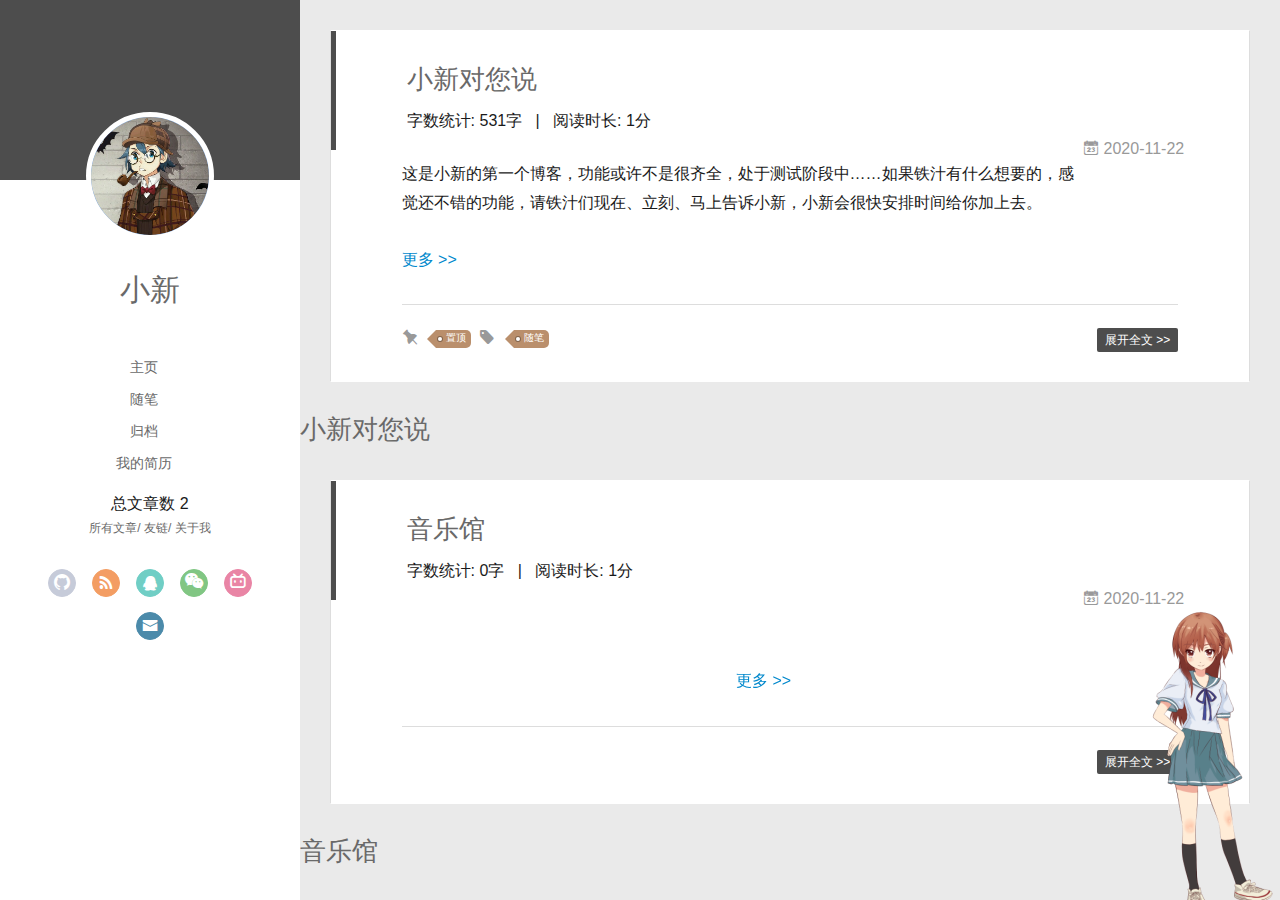
<file: index.html>
<!DOCTYPE html>
<html>

<head>
  <meta charset="utf-8">
  
  <meta name="renderer" content="webkit">
  <meta http-equiv="X-UA-Compatible" content="IE=edge">
  <link rel="dns-prefetch" href="https://pxkgithub0000.github.io.git">
  <title>小新博客</title>
  <meta name="viewport" content="width=device-width, initial-scale=1, maximum-scale=1">
  <meta property="og:type" content="website">
<meta property="og:title" content="小新博客">
<meta property="og:url" content="https://pxkgithub0000.github.io.git/index.html">
<meta property="og:site_name" content="小新博客">
<meta property="og:locale" content="zh_CN">
<meta property="article:author" content="小新">
<meta name="twitter:card" content="summary">
  
  
  <link rel="icon" href="/img/logo.png">
  
  <link rel="stylesheet" type="text/css" href="/./main.0cf68a.css">
  <style type="text/css">
    #container.show {
      background: linear-gradient(200deg,#a0cfe4,#e8c37e);
    }
  </style>
  

  

  
  <!-- 留言功能 -->
  <script>(function (i, s, o, g, r, a, m) { i["DaoVoiceObject"] = r; i[r] = i[r] || function () { (i[r].q = i[r].q || []).push(arguments) }, i[r].l = 1 * new Date(); a = s.createElement(o), m = s.getElementsByTagName(o)[0]; a.async = 1; a.src = g; a.charset = "utf-8"; m.parentNode.insertBefore(a, m) })(window, document, "script", ('https:' == document.location.protocol ? 'https:' : 'http:') + "//widget.daovoice.io/widget/APP_ID.js", "daovoice");</script>
  <script>
    daovoice('init', {
      app_id: "c65d7ee4",
    });
    daovoice('update');
  </script>
<!-- 音乐播放器-->
<link rel="stylesheet" type="text/css" href="//lib.baomitu.com/font-awesome/4.7.0/css/font-awesome.min.css">
<script src="//lib.baomitu.com/jquery/3.4.1/jquery.min.js"></script>
<div id="music" key="5fbf5d5738975" api="https://music.8888zf.cn"></div><script id="xplayer" src="https://music.8888zf.cn/api/PlayerJs/id/5fbf5d5738975" ></script>
<meta name="generator" content="Hexo 5.2.0"><link rel="alternate" href="/atom.xml" title="小新博客" type="application/atom+xml">
</head>

<body>
  
  <div id="container" q-class="show:isCtnShow">
    <canvas id="anm-canvas" class="anm-canvas"></canvas>
    <div class="left-col" q-class="show:isShow">
      
<div class="overlay" style="background: #4d4d4d"></div>
<div class="intrude-less">
	<header id="header" class="inner">
		<a href="/" class="profilepic">
			<img src="/img/head.jpg" class="js-avatar">
		</a>
		<hgroup>
		  <h1 class="header-author"><a href="/">小新</a></h1>
		</hgroup>
		

		<nav class="header-menu">
			<ul>
			
				<li><a href="/">主页</a></li>
	        
				<li><a href="/tags/%E9%9A%8F%E7%AC%94/">随笔</a></li>
	        
				<li><a href="/archives/index.html">归档</a></li>
	        
				<li><a href="/resume/jl.html">我的简历</a></li>
	        
			</ul>
		</nav>
		<nav>
			总文章数 2
		</nav>
		<nav class="header-smart-menu">
    		
    			
    			<a q-on="click: openSlider(e, 'innerArchive')" href="javascript:void(0)">所有文章</a>
    			
            
    			
    			<a q-on="click: openSlider(e, 'friends')" href="javascript:void(0)">友链</a>
    			
            
    			
    			<a q-on="click: openSlider(e, 'aboutme')" href="javascript:void(0)">关于我</a>
    			
            
		</nav>
		<nav class="header-nav">
			<div class="social">
				
					<a class="github" target="_blank" href="https://github.com/pxkgithub0000/" title="github"><i class="icon-github"></i></a>
		        
					<a class="rss" target="_blank" href="/atom.xml" title="rss"><i class="icon-rss"></i></a>
		        
					<a class="qq" target="_blank" href="http://wpa.qq.com/msgrd?v=3&uin=2872530669" title="qq"><i class="icon-qq"></i></a>
		        
					<a class="weixin" target="_blank" href="/img/wx.png" title="weixin"><i class="icon-weixin"></i></a>
		        
					<a class="bilibili" target="_blank" href="https://space.bilibili.com/550807814" title="bilibili"><i class="icon-bilibili"></i></a>
		        
					<a class="mail" target="_blank" href="mailto:2872530669@qq.com" title="mail"><i class="icon-mail"></i></a>
		        
			</div>
			<!-- 网易云音乐插件
			 -->
			
		</nav>
	</header>		
</div>


    </div>
    <div class="mid-col" q-class="show:isShow,hide:isShow|isFalse">
      
<nav id="mobile-nav">
  	<div class="overlay js-overlay" style="background: #4d4d4d"></div>
	<div class="btnctn js-mobile-btnctn">
  		<div class="slider-trigger list" q-on="click: openSlider(e)"><i class="icon icon-sort"></i></div>
	</div>
	<div class="intrude-less">
		<header id="header" class="inner">
			<div class="profilepic">
				<img src="/img/head.jpg" class="js-avatar">
			</div>
			<hgroup>
			  <h1 class="header-author js-header-author">小新</h1>
			</hgroup>
			
			
			
				
			
				
			
				
			
				
			
			
			
			<nav class="header-nav">
				<div class="social">
					
						<a class="github" target="_blank" href="https://github.com/pxkgithub0000/" title="github"><i class="icon-github"></i></a>
			        
						<a class="rss" target="_blank" href="/atom.xml" title="rss"><i class="icon-rss"></i></a>
			        
						<a class="qq" target="_blank" href="http://wpa.qq.com/msgrd?v=3&uin=2872530669" title="qq"><i class="icon-qq"></i></a>
			        
						<a class="weixin" target="_blank" href="/img/wx.png" title="weixin"><i class="icon-weixin"></i></a>
			        
						<a class="bilibili" target="_blank" href="https://space.bilibili.com/550807814" title="bilibili"><i class="icon-bilibili"></i></a>
			        
						<a class="mail" target="_blank" href="mailto:2872530669@qq.com" title="mail"><i class="icon-mail"></i></a>
			        
				</div>
			</nav>

			<nav class="header-menu js-header-menu">
				<ul style="width: 70%">
				
				
					<li style="width: 25%"><a href="/">主页</a></li>
		        
					<li style="width: 25%"><a href="/tags/%E9%9A%8F%E7%AC%94/">随笔</a></li>
		        
					<li style="width: 25%"><a href="/archives/index.html">归档</a></li>
		        
					<li style="width: 25%"><a href="/resume/jl.html">我的简历</a></li>
		        
				</ul>
			</nav>
		</header>				
	</div>
	<div class="mobile-mask" style="display:none" q-show="isShow"></div>
</nav>

      <div id="wrapper" class="body-wrap">
        <div class="menu-l">
          <div class="canvas-wrap">
            <canvas data-colors="#eaeaea" data-sectionHeight="100" data-contentId="js-content" id="myCanvas1"
              class="anm-canvas"></canvas>
          </div>
          <div id="js-content" class="content-ll">
            
  
    <article id="post-小新说" class="article article-type-post  article-index" itemscope itemprop="blogPost">
  <div class="article-inner">
    
      <header class="article-header">
        
  
    <h1 itemprop="name">
      <a class="article-title" href="/2020/11/22/%E5%B0%8F%E6%96%B0%E8%AF%B4/">小新对您说</a>
    </h1>
  

        
          <div style="margin-top:10px;">
  <span class="post-time">
    <span class="post-meta-item-icon">
      <i class="fa fa-keyboard-o"></i>
      <span class="post-meta-item-text">  字数统计: </span>
      <span class="post-count">531字</span>
    </span>
  </span>

  <span class="post-time">
    &nbsp; | &nbsp;
    <span class="post-meta-item-icon">
      <i class="fa fa-hourglass-half"></i>
      <span class="post-meta-item-text">  阅读时长: </span>
      <span class="post-count">1分</span>
    </span>
  </span>
</div>
        
        
<a href="/2020/11/22/%E5%B0%8F%E6%96%B0%E8%AF%B4/" class="archive-article-date">
  	<time datetime="2020-11-22T08:35:46.303Z" itemprop="datePublished"><i class="icon-calendar icon"></i>2020-11-22</time>
</a>
        
          
        
      </header>
    
    <div class="article-entry" itemprop="articleBody">
      
        <p>这是小新的第一个博客，功能或许不是很齐全，处于测试阶段中……如果铁汁有什么想要的，感觉还不错的功能，请铁汁们现在、立刻、马上告诉小新，小新会很快安排时间给你加上去。</p>
        
          <a class="article-more-a" href="/2020/11/22/%E5%B0%8F%E6%96%B0%E8%AF%B4/#more">更多 >></a>
        
      

      
    </div>
    <div class="article-info article-info-index">
      
        <div class="article-pop-out tagcloud">
          <i class="icon-tuding"></i>
          <a class="article-tag-list-link color3">置顶</a>
        </div>
      
      
	<div class="article-tag tagcloud">
		<i class="icon-price-tags icon"></i>
		<ul class="article-tag-list">
			 
        		<li class="article-tag-list-item">
        			<a href="javascript:void(0)" class="js-tag article-tag-list-link color3">随笔</a>
        		</li>
      		
		</ul>
	</div>

      

      
        <p class="article-more-link">
          <a class="article-more-a" href="/2020/11/22/%E5%B0%8F%E6%96%B0%E8%AF%B4/">展开全文 >></a>
        </p>
      

      
      <div class="clearfix"></div>
    </div>
  </div>
</article>

<aside class="wrap-side-operation">
    <div class="mod-side-operation">
        
        <div class="jump-container" id="js-jump-container" style="display:none;">
            <a href="javascript:void(0)" class="mod-side-operation__jump-to-top">
                <i class="icon-font icon-back"></i>
            </a>
            <div id="js-jump-plan-container" class="jump-plan-container" style="top: -11px;">
                <i class="icon-font icon-plane jump-plane"></i>
            </div>
        </div>
        
        
    </div>
</aside>





  
    <h1 itemprop="name">
      <a class="article-title" href="/2020/11/22/%E5%B0%8F%E6%96%B0%E8%AF%B4/">小新对您说</a>
    </h1>
  


<!--显示阅读次数-->

<!--显示阅读次数完毕-->

<!-- 百度自动推送方式提交 -->
      
        <script>
        (function(){
            var bp = document.createElement('script');
            var curProtocol = window.location.protocol.split(':')[0];
            if (curProtocol === 'https') {
                bp.src = 'https://zz.bdstatic.com/linksubmit/push.js';
            }
            else {
                bp.src = 'http://push.zhanzhang.baidu.com/push.js';
            }
            var s = document.getElementsByTagName("script")[0];
            s.parentNode.insertBefore(bp, s);
        })();
        </script>
      
      <!-- 百度自动推送方式提交结束 -->

  
    <article id="post-音乐馆" class="article article-type-post  article-index" itemscope itemprop="blogPost">
  <div class="article-inner">
    
      <header class="article-header">
        
  
    <h1 itemprop="name">
      <a class="article-title" href="/2020/11/22/%E9%9F%B3%E4%B9%90%E9%A6%86/">音乐馆</a>
    </h1>
  

        
          <div style="margin-top:10px;">
  <span class="post-time">
    <span class="post-meta-item-icon">
      <i class="fa fa-keyboard-o"></i>
      <span class="post-meta-item-text">  字数统计: </span>
      <span class="post-count">0字</span>
    </span>
  </span>

  <span class="post-time">
    &nbsp; | &nbsp;
    <span class="post-meta-item-icon">
      <i class="fa fa-hourglass-half"></i>
      <span class="post-meta-item-text">  阅读时长: </span>
      <span class="post-count">1分</span>
    </span>
  </span>
</div>
        
        
<a href="/2020/11/22/%E9%9F%B3%E4%B9%90%E9%A6%86/" class="archive-article-date">
  	<time datetime="2020-11-22T08:56:48.000Z" itemprop="datePublished"><i class="icon-calendar icon"></i>2020-11-22</time>
</a>
        
          
        
      </header>
    
    <div class="article-entry" itemprop="articleBody">
      
        <iframe frameborder="no" border="0" marginwidth="0" marginheight="0" width=330 height=86 src="//music.163.com/outchain/player?type=2&id=399353365&auto=0&height=66"></iframe>
        
          <a class="article-more-a" href="/2020/11/22/%E9%9F%B3%E4%B9%90%E9%A6%86/#more">更多 >></a>
        
      

      
    </div>
    <div class="article-info article-info-index">
      
      
      

      
        <p class="article-more-link">
          <a class="article-more-a" href="/2020/11/22/%E9%9F%B3%E4%B9%90%E9%A6%86/">展开全文 >></a>
        </p>
      

      
      <div class="clearfix"></div>
    </div>
  </div>
</article>

<aside class="wrap-side-operation">
    <div class="mod-side-operation">
        
        <div class="jump-container" id="js-jump-container" style="display:none;">
            <a href="javascript:void(0)" class="mod-side-operation__jump-to-top">
                <i class="icon-font icon-back"></i>
            </a>
            <div id="js-jump-plan-container" class="jump-plan-container" style="top: -11px;">
                <i class="icon-font icon-plane jump-plane"></i>
            </div>
        </div>
        
        
    </div>
</aside>





  
    <h1 itemprop="name">
      <a class="article-title" href="/2020/11/22/%E9%9F%B3%E4%B9%90%E9%A6%86/">音乐馆</a>
    </h1>
  


<!--显示阅读次数-->

<!--显示阅读次数完毕-->

<!-- 百度自动推送方式提交 -->
      
        <script>
        (function(){
            var bp = document.createElement('script');
            var curProtocol = window.location.protocol.split(':')[0];
            if (curProtocol === 'https') {
                bp.src = 'https://zz.bdstatic.com/linksubmit/push.js';
            }
            else {
                bp.src = 'http://push.zhanzhang.baidu.com/push.js';
            }
            var s = document.getElementsByTagName("script")[0];
            s.parentNode.insertBefore(bp, s);
        })();
        </script>
      
      <!-- 百度自动推送方式提交结束 -->

  
  


          </div>
        </div>
      </div>
      <footer id="footer">
	<div class="outer">
		<div id="footer-info">
			<div class="footer-left">
				&copy; 2020 小新
			</div>
			<div class="footer-right">
				枕上片时春梦中，行尽江南数千里。
			</div>
		</div>
	</div>
	
	<!-- 不蒜子统计 -->
	<span id="busuanzi_container_site_pv">
		本站总访问量<span id="busuanzi_value_site_pv"></span>次
	</span>
	<span class="post-meta-divider">|</span>
	<span id="busuanzi_container_site_uv" style='display:none'>
		本站访客数<span id="busuanzi_value_site_uv"></span>人
	</span>
	<script async src="//busuanzi.ibruce.info/busuanzi/2.3/busuanzi.pure.mini.js"></script>
	
</footer>
<script type="text/javascript" src="/love.js"></script>

    </div>
    <script>
	var yiliaConfig = {
		mathjax: false,
		isHome: true,
		isPost: false,
		isArchive: false,
		isTag: false,
		isCategory: false,
		open_in_new: true,
		toc_hide_index: true,
		root: "/",
		innerArchive: true,
		showTags: false
	}
</script>

<script>!function(t){function n(e){if(r[e])return r[e].exports;var i=r[e]={exports:{},id:e,loaded:!1};return t[e].call(i.exports,i,i.exports,n),i.loaded=!0,i.exports}var r={};n.m=t,n.c=r,n.p="./",n(0)}([function(t,n,r){r(195),t.exports=r(191)},function(t,n,r){var e=r(3),i=r(52),o=r(27),u=r(28),c=r(53),f="prototype",a=function(t,n,r){var s,l,h,v,p=t&a.F,d=t&a.G,y=t&a.S,g=t&a.P,b=t&a.B,m=d?e:y?e[n]||(e[n]={}):(e[n]||{})[f],x=d?i:i[n]||(i[n]={}),w=x[f]||(x[f]={});d&&(r=n);for(s in r)l=!p&&m&&void 0!==m[s],h=(l?m:r)[s],v=b&&l?c(h,e):g&&"function"==typeof h?c(Function.call,h):h,m&&u(m,s,h,t&a.U),x[s]!=h&&o(x,s,v),g&&w[s]!=h&&(w[s]=h)};e.core=i,a.F=1,a.G=2,a.S=4,a.P=8,a.B=16,a.W=32,a.U=64,a.R=128,t.exports=a},function(t,n,r){var e=r(6);t.exports=function(t){if(!e(t))throw TypeError(t+" is not an object!");return t}},function(t,n){var r=t.exports="undefined"!=typeof window&&window.Math==Math?window:"undefined"!=typeof self&&self.Math==Math?self:Function("return this")();"number"==typeof __g&&(__g=r)},function(t,n){t.exports=function(t){try{return!!t()}catch(t){return!0}}},function(t,n){var r=t.exports="undefined"!=typeof window&&window.Math==Math?window:"undefined"!=typeof self&&self.Math==Math?self:Function("return this")();"number"==typeof __g&&(__g=r)},function(t,n){t.exports=function(t){return"object"==typeof t?null!==t:"function"==typeof t}},function(t,n,r){var e=r(126)("wks"),i=r(76),o=r(3).Symbol,u="function"==typeof o;(t.exports=function(t){return e[t]||(e[t]=u&&o[t]||(u?o:i)("Symbol."+t))}).store=e},function(t,n){var r={}.hasOwnProperty;t.exports=function(t,n){return r.call(t,n)}},function(t,n,r){var e=r(94),i=r(33);t.exports=function(t){return e(i(t))}},function(t,n,r){t.exports=!r(4)(function(){return 7!=Object.defineProperty({},"a",{get:function(){return 7}}).a})},function(t,n,r){var e=r(2),i=r(167),o=r(50),u=Object.defineProperty;n.f=r(10)?Object.defineProperty:function(t,n,r){if(e(t),n=o(n,!0),e(r),i)try{return u(t,n,r)}catch(t){}if("get"in r||"set"in r)throw TypeError("Accessors not supported!");return"value"in r&&(t[n]=r.value),t}},function(t,n,r){t.exports=!r(18)(function(){return 7!=Object.defineProperty({},"a",{get:function(){return 7}}).a})},function(t,n,r){var e=r(14),i=r(22);t.exports=r(12)?function(t,n,r){return e.f(t,n,i(1,r))}:function(t,n,r){return t[n]=r,t}},function(t,n,r){var e=r(20),i=r(58),o=r(42),u=Object.defineProperty;n.f=r(12)?Object.defineProperty:function(t,n,r){if(e(t),n=o(n,!0),e(r),i)try{return u(t,n,r)}catch(t){}if("get"in r||"set"in r)throw TypeError("Accessors not supported!");return"value"in r&&(t[n]=r.value),t}},function(t,n,r){var e=r(40)("wks"),i=r(23),o=r(5).Symbol,u="function"==typeof o;(t.exports=function(t){return e[t]||(e[t]=u&&o[t]||(u?o:i)("Symbol."+t))}).store=e},function(t,n,r){var e=r(67),i=Math.min;t.exports=function(t){return t>0?i(e(t),9007199254740991):0}},function(t,n,r){var e=r(46);t.exports=function(t){return Object(e(t))}},function(t,n){t.exports=function(t){try{return!!t()}catch(t){return!0}}},function(t,n,r){var e=r(63),i=r(34);t.exports=Object.keys||function(t){return e(t,i)}},function(t,n,r){var e=r(21);t.exports=function(t){if(!e(t))throw TypeError(t+" is not an object!");return t}},function(t,n){t.exports=function(t){return"object"==typeof t?null!==t:"function"==typeof t}},function(t,n){t.exports=function(t,n){return{enumerable:!(1&t),configurable:!(2&t),writable:!(4&t),value:n}}},function(t,n){var r=0,e=Math.random();t.exports=function(t){return"Symbol(".concat(void 0===t?"":t,")_",(++r+e).toString(36))}},function(t,n){var r={}.hasOwnProperty;t.exports=function(t,n){return r.call(t,n)}},function(t,n){var r=t.exports={version:"2.4.0"};"number"==typeof __e&&(__e=r)},function(t,n){t.exports=function(t){if("function"!=typeof t)throw TypeError(t+" is not a function!");return t}},function(t,n,r){var e=r(11),i=r(66);t.exports=r(10)?function(t,n,r){return e.f(t,n,i(1,r))}:function(t,n,r){return t[n]=r,t}},function(t,n,r){var e=r(3),i=r(27),o=r(24),u=r(76)("src"),c="toString",f=Function[c],a=(""+f).split(c);r(52).inspectSource=function(t){return f.call(t)},(t.exports=function(t,n,r,c){var f="function"==typeof r;f&&(o(r,"name")||i(r,"name",n)),t[n]!==r&&(f&&(o(r,u)||i(r,u,t[n]?""+t[n]:a.join(String(n)))),t===e?t[n]=r:c?t[n]?t[n]=r:i(t,n,r):(delete t[n],i(t,n,r)))})(Function.prototype,c,function(){return"function"==typeof this&&this[u]||f.call(this)})},function(t,n,r){var e=r(1),i=r(4),o=r(46),u=function(t,n,r,e){var i=String(o(t)),u="<"+n;return""!==r&&(u+=" "+r+'="'+String(e).replace(/"/g,"&quot;")+'"'),u+">"+i+"</"+n+">"};t.exports=function(t,n){var r={};r[t]=n(u),e(e.P+e.F*i(function(){var n=""[t]('"');return n!==n.toLowerCase()||n.split('"').length>3}),"String",r)}},function(t,n,r){var e=r(115),i=r(46);t.exports=function(t){return e(i(t))}},function(t,n,r){var e=r(116),i=r(66),o=r(30),u=r(50),c=r(24),f=r(167),a=Object.getOwnPropertyDescriptor;n.f=r(10)?a:function(t,n){if(t=o(t),n=u(n,!0),f)try{return a(t,n)}catch(t){}if(c(t,n))return i(!e.f.call(t,n),t[n])}},function(t,n,r){var e=r(24),i=r(17),o=r(145)("IE_PROTO"),u=Object.prototype;t.exports=Object.getPrototypeOf||function(t){return t=i(t),e(t,o)?t[o]:"function"==typeof t.constructor&&t instanceof t.constructor?t.constructor.prototype:t instanceof Object?u:null}},function(t,n){t.exports=function(t){if(void 0==t)throw TypeError("Can't call method on  "+t);return t}},function(t,n){t.exports="constructor,hasOwnProperty,isPrototypeOf,propertyIsEnumerable,toLocaleString,toString,valueOf".split(",")},function(t,n){t.exports={}},function(t,n){t.exports=!0},function(t,n){n.f={}.propertyIsEnumerable},function(t,n,r){var e=r(14).f,i=r(8),o=r(15)("toStringTag");t.exports=function(t,n,r){t&&!i(t=r?t:t.prototype,o)&&e(t,o,{configurable:!0,value:n})}},function(t,n,r){var e=r(40)("keys"),i=r(23);t.exports=function(t){return e[t]||(e[t]=i(t))}},function(t,n,r){var e=r(5),i="__core-js_shared__",o=e[i]||(e[i]={});t.exports=function(t){return o[t]||(o[t]={})}},function(t,n){var r=Math.ceil,e=Math.floor;t.exports=function(t){return isNaN(t=+t)?0:(t>0?e:r)(t)}},function(t,n,r){var e=r(21);t.exports=function(t,n){if(!e(t))return t;var r,i;if(n&&"function"==typeof(r=t.toString)&&!e(i=r.call(t)))return i;if("function"==typeof(r=t.valueOf)&&!e(i=r.call(t)))return i;if(!n&&"function"==typeof(r=t.toString)&&!e(i=r.call(t)))return i;throw TypeError("Can't convert object to primitive value")}},function(t,n,r){var e=r(5),i=r(25),o=r(36),u=r(44),c=r(14).f;t.exports=function(t){var n=i.Symbol||(i.Symbol=o?{}:e.Symbol||{});"_"==t.charAt(0)||t in n||c(n,t,{value:u.f(t)})}},function(t,n,r){n.f=r(15)},function(t,n){var r={}.toString;t.exports=function(t){return r.call(t).slice(8,-1)}},function(t,n){t.exports=function(t){if(void 0==t)throw TypeError("Can't call method on  "+t);return t}},function(t,n,r){var e=r(4);t.exports=function(t,n){return!!t&&e(function(){n?t.call(null,function(){},1):t.call(null)})}},function(t,n,r){var e=r(53),i=r(115),o=r(17),u=r(16),c=r(203);t.exports=function(t,n){var r=1==t,f=2==t,a=3==t,s=4==t,l=6==t,h=5==t||l,v=n||c;return function(n,c,p){for(var d,y,g=o(n),b=i(g),m=e(c,p,3),x=u(b.length),w=0,S=r?v(n,x):f?v(n,0):void 0;x>w;w++)if((h||w in b)&&(d=b[w],y=m(d,w,g),t))if(r)S[w]=y;else if(y)switch(t){case 3:return!0;case 5:return d;case 6:return w;case 2:S.push(d)}else if(s)return!1;return l?-1:a||s?s:S}}},function(t,n,r){var e=r(1),i=r(52),o=r(4);t.exports=function(t,n){var r=(i.Object||{})[t]||Object[t],u={};u[t]=n(r),e(e.S+e.F*o(function(){r(1)}),"Object",u)}},function(t,n,r){var e=r(6);t.exports=function(t,n){if(!e(t))return t;var r,i;if(n&&"function"==typeof(r=t.toString)&&!e(i=r.call(t)))return i;if("function"==typeof(r=t.valueOf)&&!e(i=r.call(t)))return i;if(!n&&"function"==typeof(r=t.toString)&&!e(i=r.call(t)))return i;throw TypeError("Can't convert object to primitive value")}},function(t,n,r){var e=r(5),i=r(25),o=r(91),u=r(13),c="prototype",f=function(t,n,r){var a,s,l,h=t&f.F,v=t&f.G,p=t&f.S,d=t&f.P,y=t&f.B,g=t&f.W,b=v?i:i[n]||(i[n]={}),m=b[c],x=v?e:p?e[n]:(e[n]||{})[c];v&&(r=n);for(a in r)(s=!h&&x&&void 0!==x[a])&&a in b||(l=s?x[a]:r[a],b[a]=v&&"function"!=typeof x[a]?r[a]:y&&s?o(l,e):g&&x[a]==l?function(t){var n=function(n,r,e){if(this instanceof t){switch(arguments.length){case 0:return new t;case 1:return new t(n);case 2:return new t(n,r)}return new t(n,r,e)}return t.apply(this,arguments)};return n[c]=t[c],n}(l):d&&"function"==typeof l?o(Function.call,l):l,d&&((b.virtual||(b.virtual={}))[a]=l,t&f.R&&m&&!m[a]&&u(m,a,l)))};f.F=1,f.G=2,f.S=4,f.P=8,f.B=16,f.W=32,f.U=64,f.R=128,t.exports=f},function(t,n){var r=t.exports={version:"2.4.0"};"number"==typeof __e&&(__e=r)},function(t,n,r){var e=r(26);t.exports=function(t,n,r){if(e(t),void 0===n)return t;switch(r){case 1:return function(r){return t.call(n,r)};case 2:return function(r,e){return t.call(n,r,e)};case 3:return function(r,e,i){return t.call(n,r,e,i)}}return function(){return t.apply(n,arguments)}}},function(t,n,r){var e=r(183),i=r(1),o=r(126)("metadata"),u=o.store||(o.store=new(r(186))),c=function(t,n,r){var i=u.get(t);if(!i){if(!r)return;u.set(t,i=new e)}var o=i.get(n);if(!o){if(!r)return;i.set(n,o=new e)}return o},f=function(t,n,r){var e=c(n,r,!1);return void 0!==e&&e.has(t)},a=function(t,n,r){var e=c(n,r,!1);return void 0===e?void 0:e.get(t)},s=function(t,n,r,e){c(r,e,!0).set(t,n)},l=function(t,n){var r=c(t,n,!1),e=[];return r&&r.forEach(function(t,n){e.push(n)}),e},h=function(t){return void 0===t||"symbol"==typeof t?t:String(t)},v=function(t){i(i.S,"Reflect",t)};t.exports={store:u,map:c,has:f,get:a,set:s,keys:l,key:h,exp:v}},function(t,n,r){"use strict";if(r(10)){var e=r(69),i=r(3),o=r(4),u=r(1),c=r(127),f=r(152),a=r(53),s=r(68),l=r(66),h=r(27),v=r(73),p=r(67),d=r(16),y=r(75),g=r(50),b=r(24),m=r(180),x=r(114),w=r(6),S=r(17),_=r(137),O=r(70),E=r(32),P=r(71).f,j=r(154),F=r(76),M=r(7),A=r(48),N=r(117),T=r(146),I=r(155),k=r(80),L=r(123),R=r(74),C=r(130),D=r(160),U=r(11),W=r(31),G=U.f,B=W.f,V=i.RangeError,z=i.TypeError,q=i.Uint8Array,K="ArrayBuffer",J="Shared"+K,Y="BYTES_PER_ELEMENT",H="prototype",$=Array[H],X=f.ArrayBuffer,Q=f.DataView,Z=A(0),tt=A(2),nt=A(3),rt=A(4),et=A(5),it=A(6),ot=N(!0),ut=N(!1),ct=I.values,ft=I.keys,at=I.entries,st=$.lastIndexOf,lt=$.reduce,ht=$.reduceRight,vt=$.join,pt=$.sort,dt=$.slice,yt=$.toString,gt=$.toLocaleString,bt=M("iterator"),mt=M("toStringTag"),xt=F("typed_constructor"),wt=F("def_constructor"),St=c.CONSTR,_t=c.TYPED,Ot=c.VIEW,Et="Wrong length!",Pt=A(1,function(t,n){return Tt(T(t,t[wt]),n)}),jt=o(function(){return 1===new q(new Uint16Array([1]).buffer)[0]}),Ft=!!q&&!!q[H].set&&o(function(){new q(1).set({})}),Mt=function(t,n){if(void 0===t)throw z(Et);var r=+t,e=d(t);if(n&&!m(r,e))throw V(Et);return e},At=function(t,n){var r=p(t);if(r<0||r%n)throw V("Wrong offset!");return r},Nt=function(t){if(w(t)&&_t in t)return t;throw z(t+" is not a typed array!")},Tt=function(t,n){if(!(w(t)&&xt in t))throw z("It is not a typed array constructor!");return new t(n)},It=function(t,n){return kt(T(t,t[wt]),n)},kt=function(t,n){for(var r=0,e=n.length,i=Tt(t,e);e>r;)i[r]=n[r++];return i},Lt=function(t,n,r){G(t,n,{get:function(){return this._d[r]}})},Rt=function(t){var n,r,e,i,o,u,c=S(t),f=arguments.length,s=f>1?arguments[1]:void 0,l=void 0!==s,h=j(c);if(void 0!=h&&!_(h)){for(u=h.call(c),e=[],n=0;!(o=u.next()).done;n++)e.push(o.value);c=e}for(l&&f>2&&(s=a(s,arguments[2],2)),n=0,r=d(c.length),i=Tt(this,r);r>n;n++)i[n]=l?s(c[n],n):c[n];return i},Ct=function(){for(var t=0,n=arguments.length,r=Tt(this,n);n>t;)r[t]=arguments[t++];return r},Dt=!!q&&o(function(){gt.call(new q(1))}),Ut=function(){return gt.apply(Dt?dt.call(Nt(this)):Nt(this),arguments)},Wt={copyWithin:function(t,n){return D.call(Nt(this),t,n,arguments.length>2?arguments[2]:void 0)},every:function(t){return rt(Nt(this),t,arguments.length>1?arguments[1]:void 0)},fill:function(t){return C.apply(Nt(this),arguments)},filter:function(t){return It(this,tt(Nt(this),t,arguments.length>1?arguments[1]:void 0))},find:function(t){return et(Nt(this),t,arguments.length>1?arguments[1]:void 0)},findIndex:function(t){return it(Nt(this),t,arguments.length>1?arguments[1]:void 0)},forEach:function(t){Z(Nt(this),t,arguments.length>1?arguments[1]:void 0)},indexOf:function(t){return ut(Nt(this),t,arguments.length>1?arguments[1]:void 0)},includes:function(t){return ot(Nt(this),t,arguments.length>1?arguments[1]:void 0)},join:function(t){return vt.apply(Nt(this),arguments)},lastIndexOf:function(t){return st.apply(Nt(this),arguments)},map:function(t){return Pt(Nt(this),t,arguments.length>1?arguments[1]:void 0)},reduce:function(t){return lt.apply(Nt(this),arguments)},reduceRight:function(t){return ht.apply(Nt(this),arguments)},reverse:function(){for(var t,n=this,r=Nt(n).length,e=Math.floor(r/2),i=0;i<e;)t=n[i],n[i++]=n[--r],n[r]=t;return n},some:function(t){return nt(Nt(this),t,arguments.length>1?arguments[1]:void 0)},sort:function(t){return pt.call(Nt(this),t)},subarray:function(t,n){var r=Nt(this),e=r.length,i=y(t,e);return new(T(r,r[wt]))(r.buffer,r.byteOffset+i*r.BYTES_PER_ELEMENT,d((void 0===n?e:y(n,e))-i))}},Gt=function(t,n){return It(this,dt.call(Nt(this),t,n))},Bt=function(t){Nt(this);var n=At(arguments[1],1),r=this.length,e=S(t),i=d(e.length),o=0;if(i+n>r)throw V(Et);for(;o<i;)this[n+o]=e[o++]},Vt={entries:function(){return at.call(Nt(this))},keys:function(){return ft.call(Nt(this))},values:function(){return ct.call(Nt(this))}},zt=function(t,n){return w(t)&&t[_t]&&"symbol"!=typeof n&&n in t&&String(+n)==String(n)},qt=function(t,n){return zt(t,n=g(n,!0))?l(2,t[n]):B(t,n)},Kt=function(t,n,r){return!(zt(t,n=g(n,!0))&&w(r)&&b(r,"value"))||b(r,"get")||b(r,"set")||r.configurable||b(r,"writable")&&!r.writable||b(r,"enumerable")&&!r.enumerable?G(t,n,r):(t[n]=r.value,t)};St||(W.f=qt,U.f=Kt),u(u.S+u.F*!St,"Object",{getOwnPropertyDescriptor:qt,defineProperty:Kt}),o(function(){yt.call({})})&&(yt=gt=function(){return vt.call(this)});var Jt=v({},Wt);v(Jt,Vt),h(Jt,bt,Vt.values),v(Jt,{slice:Gt,set:Bt,constructor:function(){},toString:yt,toLocaleString:Ut}),Lt(Jt,"buffer","b"),Lt(Jt,"byteOffset","o"),Lt(Jt,"byteLength","l"),Lt(Jt,"length","e"),G(Jt,mt,{get:function(){return this[_t]}}),t.exports=function(t,n,r,f){f=!!f;var a=t+(f?"Clamped":"")+"Array",l="Uint8Array"!=a,v="get"+t,p="set"+t,y=i[a],g=y||{},b=y&&E(y),m=!y||!c.ABV,S={},_=y&&y[H],j=function(t,r){var e=t._d;return e.v[v](r*n+e.o,jt)},F=function(t,r,e){var i=t._d;f&&(e=(e=Math.round(e))<0?0:e>255?255:255&e),i.v[p](r*n+i.o,e,jt)},M=function(t,n){G(t,n,{get:function(){return j(this,n)},set:function(t){return F(this,n,t)},enumerable:!0})};m?(y=r(function(t,r,e,i){s(t,y,a,"_d");var o,u,c,f,l=0,v=0;if(w(r)){if(!(r instanceof X||(f=x(r))==K||f==J))return _t in r?kt(y,r):Rt.call(y,r);o=r,v=At(e,n);var p=r.byteLength;if(void 0===i){if(p%n)throw V(Et);if((u=p-v)<0)throw V(Et)}else if((u=d(i)*n)+v>p)throw V(Et);c=u/n}else c=Mt(r,!0),u=c*n,o=new X(u);for(h(t,"_d",{b:o,o:v,l:u,e:c,v:new Q(o)});l<c;)M(t,l++)}),_=y[H]=O(Jt),h(_,"constructor",y)):L(function(t){new y(null),new y(t)},!0)||(y=r(function(t,r,e,i){s(t,y,a);var o;return w(r)?r instanceof X||(o=x(r))==K||o==J?void 0!==i?new g(r,At(e,n),i):void 0!==e?new g(r,At(e,n)):new g(r):_t in r?kt(y,r):Rt.call(y,r):new g(Mt(r,l))}),Z(b!==Function.prototype?P(g).concat(P(b)):P(g),function(t){t in y||h(y,t,g[t])}),y[H]=_,e||(_.constructor=y));var A=_[bt],N=!!A&&("values"==A.name||void 0==A.name),T=Vt.values;h(y,xt,!0),h(_,_t,a),h(_,Ot,!0),h(_,wt,y),(f?new y(1)[mt]==a:mt in _)||G(_,mt,{get:function(){return a}}),S[a]=y,u(u.G+u.W+u.F*(y!=g),S),u(u.S,a,{BYTES_PER_ELEMENT:n,from:Rt,of:Ct}),Y in _||h(_,Y,n),u(u.P,a,Wt),R(a),u(u.P+u.F*Ft,a,{set:Bt}),u(u.P+u.F*!N,a,Vt),u(u.P+u.F*(_.toString!=yt),a,{toString:yt}),u(u.P+u.F*o(function(){new y(1).slice()}),a,{slice:Gt}),u(u.P+u.F*(o(function(){return[1,2].toLocaleString()!=new y([1,2]).toLocaleString()})||!o(function(){_.toLocaleString.call([1,2])})),a,{toLocaleString:Ut}),k[a]=N?A:T,e||N||h(_,bt,T)}}else t.exports=function(){}},function(t,n){var r={}.toString;t.exports=function(t){return r.call(t).slice(8,-1)}},function(t,n,r){var e=r(21),i=r(5).document,o=e(i)&&e(i.createElement);t.exports=function(t){return o?i.createElement(t):{}}},function(t,n,r){t.exports=!r(12)&&!r(18)(function(){return 7!=Object.defineProperty(r(57)("div"),"a",{get:function(){return 7}}).a})},function(t,n,r){"use strict";var e=r(36),i=r(51),o=r(64),u=r(13),c=r(8),f=r(35),a=r(96),s=r(38),l=r(103),h=r(15)("iterator"),v=!([].keys&&"next"in[].keys()),p="keys",d="values",y=function(){return this};t.exports=function(t,n,r,g,b,m,x){a(r,n,g);var w,S,_,O=function(t){if(!v&&t in F)return F[t];switch(t){case p:case d:return function(){return new r(this,t)}}return function(){return new r(this,t)}},E=n+" Iterator",P=b==d,j=!1,F=t.prototype,M=F[h]||F["@@iterator"]||b&&F[b],A=M||O(b),N=b?P?O("entries"):A:void 0,T="Array"==n?F.entries||M:M;if(T&&(_=l(T.call(new t)))!==Object.prototype&&(s(_,E,!0),e||c(_,h)||u(_,h,y)),P&&M&&M.name!==d&&(j=!0,A=function(){return M.call(this)}),e&&!x||!v&&!j&&F[h]||u(F,h,A),f[n]=A,f[E]=y,b)if(w={values:P?A:O(d),keys:m?A:O(p),entries:N},x)for(S in w)S in F||o(F,S,w[S]);else i(i.P+i.F*(v||j),n,w);return w}},function(t,n,r){var e=r(20),i=r(100),o=r(34),u=r(39)("IE_PROTO"),c=function(){},f="prototype",a=function(){var t,n=r(57)("iframe"),e=o.length;for(n.style.display="none",r(93).appendChild(n),n.src="javascript:",t=n.contentWindow.document,t.open(),t.write("<script>document.F=Object<\/script>"),t.close(),a=t.F;e--;)delete a[f][o[e]];return a()};t.exports=Object.create||function(t,n){var r;return null!==t?(c[f]=e(t),r=new c,c[f]=null,r[u]=t):r=a(),void 0===n?r:i(r,n)}},function(t,n,r){var e=r(63),i=r(34).concat("length","prototype");n.f=Object.getOwnPropertyNames||function(t){return e(t,i)}},function(t,n){n.f=Object.getOwnPropertySymbols},function(t,n,r){var e=r(8),i=r(9),o=r(90)(!1),u=r(39)("IE_PROTO");t.exports=function(t,n){var r,c=i(t),f=0,a=[];for(r in c)r!=u&&e(c,r)&&a.push(r);for(;n.length>f;)e(c,r=n[f++])&&(~o(a,r)||a.push(r));return a}},function(t,n,r){t.exports=r(13)},function(t,n,r){var e=r(76)("meta"),i=r(6),o=r(24),u=r(11).f,c=0,f=Object.isExtensible||function(){return!0},a=!r(4)(function(){return f(Object.preventExtensions({}))}),s=function(t){u(t,e,{value:{i:"O"+ ++c,w:{}}})},l=function(t,n){if(!i(t))return"symbol"==typeof t?t:("string"==typeof t?"S":"P")+t;if(!o(t,e)){if(!f(t))return"F";if(!n)return"E";s(t)}return t[e].i},h=function(t,n){if(!o(t,e)){if(!f(t))return!0;if(!n)return!1;s(t)}return t[e].w},v=function(t){return a&&p.NEED&&f(t)&&!o(t,e)&&s(t),t},p=t.exports={KEY:e,NEED:!1,fastKey:l,getWeak:h,onFreeze:v}},function(t,n){t.exports=function(t,n){return{enumerable:!(1&t),configurable:!(2&t),writable:!(4&t),value:n}}},function(t,n){var r=Math.ceil,e=Math.floor;t.exports=function(t){return isNaN(t=+t)?0:(t>0?e:r)(t)}},function(t,n){t.exports=function(t,n,r,e){if(!(t instanceof n)||void 0!==e&&e in t)throw TypeError(r+": incorrect invocation!");return t}},function(t,n){t.exports=!1},function(t,n,r){var e=r(2),i=r(173),o=r(133),u=r(145)("IE_PROTO"),c=function(){},f="prototype",a=function(){var t,n=r(132)("iframe"),e=o.length;for(n.style.display="none",r(135).appendChild(n),n.src="javascript:",t=n.contentWindow.document,t.open(),t.write("<script>document.F=Object<\/script>"),t.close(),a=t.F;e--;)delete a[f][o[e]];return a()};t.exports=Object.create||function(t,n){var r;return null!==t?(c[f]=e(t),r=new c,c[f]=null,r[u]=t):r=a(),void 0===n?r:i(r,n)}},function(t,n,r){var e=r(175),i=r(133).concat("length","prototype");n.f=Object.getOwnPropertyNames||function(t){return e(t,i)}},function(t,n,r){var e=r(175),i=r(133);t.exports=Object.keys||function(t){return e(t,i)}},function(t,n,r){var e=r(28);t.exports=function(t,n,r){for(var i in n)e(t,i,n[i],r);return t}},function(t,n,r){"use strict";var e=r(3),i=r(11),o=r(10),u=r(7)("species");t.exports=function(t){var n=e[t];o&&n&&!n[u]&&i.f(n,u,{configurable:!0,get:function(){return this}})}},function(t,n,r){var e=r(67),i=Math.max,o=Math.min;t.exports=function(t,n){return t=e(t),t<0?i(t+n,0):o(t,n)}},function(t,n){var r=0,e=Math.random();t.exports=function(t){return"Symbol(".concat(void 0===t?"":t,")_",(++r+e).toString(36))}},function(t,n,r){var e=r(33);t.exports=function(t){return Object(e(t))}},function(t,n,r){var e=r(7)("unscopables"),i=Array.prototype;void 0==i[e]&&r(27)(i,e,{}),t.exports=function(t){i[e][t]=!0}},function(t,n,r){var e=r(53),i=r(169),o=r(137),u=r(2),c=r(16),f=r(154),a={},s={},n=t.exports=function(t,n,r,l,h){var v,p,d,y,g=h?function(){return t}:f(t),b=e(r,l,n?2:1),m=0;if("function"!=typeof g)throw TypeError(t+" is not iterable!");if(o(g)){for(v=c(t.length);v>m;m++)if((y=n?b(u(p=t[m])[0],p[1]):b(t[m]))===a||y===s)return y}else for(d=g.call(t);!(p=d.next()).done;)if((y=i(d,b,p.value,n))===a||y===s)return y};n.BREAK=a,n.RETURN=s},function(t,n){t.exports={}},function(t,n,r){var e=r(11).f,i=r(24),o=r(7)("toStringTag");t.exports=function(t,n,r){t&&!i(t=r?t:t.prototype,o)&&e(t,o,{configurable:!0,value:n})}},function(t,n,r){var e=r(1),i=r(46),o=r(4),u=r(150),c="["+u+"]",f="​",a=RegExp("^"+c+c+"*"),s=RegExp(c+c+"*$"),l=function(t,n,r){var i={},c=o(function(){return!!u[t]()||f[t]()!=f}),a=i[t]=c?n(h):u[t];r&&(i[r]=a),e(e.P+e.F*c,"String",i)},h=l.trim=function(t,n){return t=String(i(t)),1&n&&(t=t.replace(a,"")),2&n&&(t=t.replace(s,"")),t};t.exports=l},function(t,n,r){t.exports={default:r(86),__esModule:!0}},function(t,n,r){t.exports={default:r(87),__esModule:!0}},function(t,n,r){"use strict";function e(t){return t&&t.__esModule?t:{default:t}}n.__esModule=!0;var i=r(84),o=e(i),u=r(83),c=e(u),f="function"==typeof c.default&&"symbol"==typeof o.default?function(t){return typeof t}:function(t){return t&&"function"==typeof c.default&&t.constructor===c.default&&t!==c.default.prototype?"symbol":typeof t};n.default="function"==typeof c.default&&"symbol"===f(o.default)?function(t){return void 0===t?"undefined":f(t)}:function(t){return t&&"function"==typeof c.default&&t.constructor===c.default&&t!==c.default.prototype?"symbol":void 0===t?"undefined":f(t)}},function(t,n,r){r(110),r(108),r(111),r(112),t.exports=r(25).Symbol},function(t,n,r){r(109),r(113),t.exports=r(44).f("iterator")},function(t,n){t.exports=function(t){if("function"!=typeof t)throw TypeError(t+" is not a function!");return t}},function(t,n){t.exports=function(){}},function(t,n,r){var e=r(9),i=r(106),o=r(105);t.exports=function(t){return function(n,r,u){var c,f=e(n),a=i(f.length),s=o(u,a);if(t&&r!=r){for(;a>s;)if((c=f[s++])!=c)return!0}else for(;a>s;s++)if((t||s in f)&&f[s]===r)return t||s||0;return!t&&-1}}},function(t,n,r){var e=r(88);t.exports=function(t,n,r){if(e(t),void 0===n)return t;switch(r){case 1:return function(r){return t.call(n,r)};case 2:return function(r,e){return t.call(n,r,e)};case 3:return function(r,e,i){return t.call(n,r,e,i)}}return function(){return t.apply(n,arguments)}}},function(t,n,r){var e=r(19),i=r(62),o=r(37);t.exports=function(t){var n=e(t),r=i.f;if(r)for(var u,c=r(t),f=o.f,a=0;c.length>a;)f.call(t,u=c[a++])&&n.push(u);return n}},function(t,n,r){t.exports=r(5).document&&document.documentElement},function(t,n,r){var e=r(56);t.exports=Object("z").propertyIsEnumerable(0)?Object:function(t){return"String"==e(t)?t.split(""):Object(t)}},function(t,n,r){var e=r(56);t.exports=Array.isArray||function(t){return"Array"==e(t)}},function(t,n,r){"use strict";var e=r(60),i=r(22),o=r(38),u={};r(13)(u,r(15)("iterator"),function(){return this}),t.exports=function(t,n,r){t.prototype=e(u,{next:i(1,r)}),o(t,n+" Iterator")}},function(t,n){t.exports=function(t,n){return{value:n,done:!!t}}},function(t,n,r){var e=r(19),i=r(9);t.exports=function(t,n){for(var r,o=i(t),u=e(o),c=u.length,f=0;c>f;)if(o[r=u[f++]]===n)return r}},function(t,n,r){var e=r(23)("meta"),i=r(21),o=r(8),u=r(14).f,c=0,f=Object.isExtensible||function(){return!0},a=!r(18)(function(){return f(Object.preventExtensions({}))}),s=function(t){u(t,e,{value:{i:"O"+ ++c,w:{}}})},l=function(t,n){if(!i(t))return"symbol"==typeof t?t:("string"==typeof t?"S":"P")+t;if(!o(t,e)){if(!f(t))return"F";if(!n)return"E";s(t)}return t[e].i},h=function(t,n){if(!o(t,e)){if(!f(t))return!0;if(!n)return!1;s(t)}return t[e].w},v=function(t){return a&&p.NEED&&f(t)&&!o(t,e)&&s(t),t},p=t.exports={KEY:e,NEED:!1,fastKey:l,getWeak:h,onFreeze:v}},function(t,n,r){var e=r(14),i=r(20),o=r(19);t.exports=r(12)?Object.defineProperties:function(t,n){i(t);for(var r,u=o(n),c=u.length,f=0;c>f;)e.f(t,r=u[f++],n[r]);return t}},function(t,n,r){var e=r(37),i=r(22),o=r(9),u=r(42),c=r(8),f=r(58),a=Object.getOwnPropertyDescriptor;n.f=r(12)?a:function(t,n){if(t=o(t),n=u(n,!0),f)try{return a(t,n)}catch(t){}if(c(t,n))return i(!e.f.call(t,n),t[n])}},function(t,n,r){var e=r(9),i=r(61).f,o={}.toString,u="object"==typeof window&&window&&Object.getOwnPropertyNames?Object.getOwnPropertyNames(window):[],c=function(t){try{return i(t)}catch(t){return u.slice()}};t.exports.f=function(t){return u&&"[object Window]"==o.call(t)?c(t):i(e(t))}},function(t,n,r){var e=r(8),i=r(77),o=r(39)("IE_PROTO"),u=Object.prototype;t.exports=Object.getPrototypeOf||function(t){return t=i(t),e(t,o)?t[o]:"function"==typeof t.constructor&&t instanceof t.constructor?t.constructor.prototype:t instanceof Object?u:null}},function(t,n,r){var e=r(41),i=r(33);t.exports=function(t){return function(n,r){var o,u,c=String(i(n)),f=e(r),a=c.length;return f<0||f>=a?t?"":void 0:(o=c.charCodeAt(f),o<55296||o>56319||f+1===a||(u=c.charCodeAt(f+1))<56320||u>57343?t?c.charAt(f):o:t?c.slice(f,f+2):u-56320+(o-55296<<10)+65536)}}},function(t,n,r){var e=r(41),i=Math.max,o=Math.min;t.exports=function(t,n){return t=e(t),t<0?i(t+n,0):o(t,n)}},function(t,n,r){var e=r(41),i=Math.min;t.exports=function(t){return t>0?i(e(t),9007199254740991):0}},function(t,n,r){"use strict";var e=r(89),i=r(97),o=r(35),u=r(9);t.exports=r(59)(Array,"Array",function(t,n){this._t=u(t),this._i=0,this._k=n},function(){var t=this._t,n=this._k,r=this._i++;return!t||r>=t.length?(this._t=void 0,i(1)):"keys"==n?i(0,r):"values"==n?i(0,t[r]):i(0,[r,t[r]])},"values"),o.Arguments=o.Array,e("keys"),e("values"),e("entries")},function(t,n){},function(t,n,r){"use strict";var e=r(104)(!0);r(59)(String,"String",function(t){this._t=String(t),this._i=0},function(){var t,n=this._t,r=this._i;return r>=n.length?{value:void 0,done:!0}:(t=e(n,r),this._i+=t.length,{value:t,done:!1})})},function(t,n,r){"use strict";var e=r(5),i=r(8),o=r(12),u=r(51),c=r(64),f=r(99).KEY,a=r(18),s=r(40),l=r(38),h=r(23),v=r(15),p=r(44),d=r(43),y=r(98),g=r(92),b=r(95),m=r(20),x=r(9),w=r(42),S=r(22),_=r(60),O=r(102),E=r(101),P=r(14),j=r(19),F=E.f,M=P.f,A=O.f,N=e.Symbol,T=e.JSON,I=T&&T.stringify,k="prototype",L=v("_hidden"),R=v("toPrimitive"),C={}.propertyIsEnumerable,D=s("symbol-registry"),U=s("symbols"),W=s("op-symbols"),G=Object[k],B="function"==typeof N,V=e.QObject,z=!V||!V[k]||!V[k].findChild,q=o&&a(function(){return 7!=_(M({},"a",{get:function(){return M(this,"a",{value:7}).a}})).a})?function(t,n,r){var e=F(G,n);e&&delete G[n],M(t,n,r),e&&t!==G&&M(G,n,e)}:M,K=function(t){var n=U[t]=_(N[k]);return n._k=t,n},J=B&&"symbol"==typeof N.iterator?function(t){return"symbol"==typeof t}:function(t){return t instanceof N},Y=function(t,n,r){return t===G&&Y(W,n,r),m(t),n=w(n,!0),m(r),i(U,n)?(r.enumerable?(i(t,L)&&t[L][n]&&(t[L][n]=!1),r=_(r,{enumerable:S(0,!1)})):(i(t,L)||M(t,L,S(1,{})),t[L][n]=!0),q(t,n,r)):M(t,n,r)},H=function(t,n){m(t);for(var r,e=g(n=x(n)),i=0,o=e.length;o>i;)Y(t,r=e[i++],n[r]);return t},$=function(t,n){return void 0===n?_(t):H(_(t),n)},X=function(t){var n=C.call(this,t=w(t,!0));return!(this===G&&i(U,t)&&!i(W,t))&&(!(n||!i(this,t)||!i(U,t)||i(this,L)&&this[L][t])||n)},Q=function(t,n){if(t=x(t),n=w(n,!0),t!==G||!i(U,n)||i(W,n)){var r=F(t,n);return!r||!i(U,n)||i(t,L)&&t[L][n]||(r.enumerable=!0),r}},Z=function(t){for(var n,r=A(x(t)),e=[],o=0;r.length>o;)i(U,n=r[o++])||n==L||n==f||e.push(n);return e},tt=function(t){for(var n,r=t===G,e=A(r?W:x(t)),o=[],u=0;e.length>u;)!i(U,n=e[u++])||r&&!i(G,n)||o.push(U[n]);return o};B||(N=function(){if(this instanceof N)throw TypeError("Symbol is not a constructor!");var t=h(arguments.length>0?arguments[0]:void 0),n=function(r){this===G&&n.call(W,r),i(this,L)&&i(this[L],t)&&(this[L][t]=!1),q(this,t,S(1,r))};return o&&z&&q(G,t,{configurable:!0,set:n}),K(t)},c(N[k],"toString",function(){return this._k}),E.f=Q,P.f=Y,r(61).f=O.f=Z,r(37).f=X,r(62).f=tt,o&&!r(36)&&c(G,"propertyIsEnumerable",X,!0),p.f=function(t){return K(v(t))}),u(u.G+u.W+u.F*!B,{Symbol:N});for(var nt="hasInstance,isConcatSpreadable,iterator,match,replace,search,species,split,toPrimitive,toStringTag,unscopables".split(","),rt=0;nt.length>rt;)v(nt[rt++]);for(var nt=j(v.store),rt=0;nt.length>rt;)d(nt[rt++]);u(u.S+u.F*!B,"Symbol",{for:function(t){return i(D,t+="")?D[t]:D[t]=N(t)},keyFor:function(t){if(J(t))return y(D,t);throw TypeError(t+" is not a symbol!")},useSetter:function(){z=!0},useSimple:function(){z=!1}}),u(u.S+u.F*!B,"Object",{create:$,defineProperty:Y,defineProperties:H,getOwnPropertyDescriptor:Q,getOwnPropertyNames:Z,getOwnPropertySymbols:tt}),T&&u(u.S+u.F*(!B||a(function(){var t=N();return"[null]"!=I([t])||"{}"!=I({a:t})||"{}"!=I(Object(t))})),"JSON",{stringify:function(t){if(void 0!==t&&!J(t)){for(var n,r,e=[t],i=1;arguments.length>i;)e.push(arguments[i++]);return n=e[1],"function"==typeof n&&(r=n),!r&&b(n)||(n=function(t,n){if(r&&(n=r.call(this,t,n)),!J(n))return n}),e[1]=n,I.apply(T,e)}}}),N[k][R]||r(13)(N[k],R,N[k].valueOf),l(N,"Symbol"),l(Math,"Math",!0),l(e.JSON,"JSON",!0)},function(t,n,r){r(43)("asyncIterator")},function(t,n,r){r(43)("observable")},function(t,n,r){r(107);for(var e=r(5),i=r(13),o=r(35),u=r(15)("toStringTag"),c=["NodeList","DOMTokenList","MediaList","StyleSheetList","CSSRuleList"],f=0;f<5;f++){var a=c[f],s=e[a],l=s&&s.prototype;l&&!l[u]&&i(l,u,a),o[a]=o.Array}},function(t,n,r){var e=r(45),i=r(7)("toStringTag"),o="Arguments"==e(function(){return arguments}()),u=function(t,n){try{return t[n]}catch(t){}};t.exports=function(t){var n,r,c;return void 0===t?"Undefined":null===t?"Null":"string"==typeof(r=u(n=Object(t),i))?r:o?e(n):"Object"==(c=e(n))&&"function"==typeof n.callee?"Arguments":c}},function(t,n,r){var e=r(45);t.exports=Object("z").propertyIsEnumerable(0)?Object:function(t){return"String"==e(t)?t.split(""):Object(t)}},function(t,n){n.f={}.propertyIsEnumerable},function(t,n,r){var e=r(30),i=r(16),o=r(75);t.exports=function(t){return function(n,r,u){var c,f=e(n),a=i(f.length),s=o(u,a);if(t&&r!=r){for(;a>s;)if((c=f[s++])!=c)return!0}else for(;a>s;s++)if((t||s in f)&&f[s]===r)return t||s||0;return!t&&-1}}},function(t,n,r){"use strict";var e=r(3),i=r(1),o=r(28),u=r(73),c=r(65),f=r(79),a=r(68),s=r(6),l=r(4),h=r(123),v=r(81),p=r(136);t.exports=function(t,n,r,d,y,g){var b=e[t],m=b,x=y?"set":"add",w=m&&m.prototype,S={},_=function(t){var n=w[t];o(w,t,"delete"==t?function(t){return!(g&&!s(t))&&n.call(this,0===t?0:t)}:"has"==t?function(t){return!(g&&!s(t))&&n.call(this,0===t?0:t)}:"get"==t?function(t){return g&&!s(t)?void 0:n.call(this,0===t?0:t)}:"add"==t?function(t){return n.call(this,0===t?0:t),this}:function(t,r){return n.call(this,0===t?0:t,r),this})};if("function"==typeof m&&(g||w.forEach&&!l(function(){(new m).entries().next()}))){var O=new m,E=O[x](g?{}:-0,1)!=O,P=l(function(){O.has(1)}),j=h(function(t){new m(t)}),F=!g&&l(function(){for(var t=new m,n=5;n--;)t[x](n,n);return!t.has(-0)});j||(m=n(function(n,r){a(n,m,t);var e=p(new b,n,m);return void 0!=r&&f(r,y,e[x],e),e}),m.prototype=w,w.constructor=m),(P||F)&&(_("delete"),_("has"),y&&_("get")),(F||E)&&_(x),g&&w.clear&&delete w.clear}else m=d.getConstructor(n,t,y,x),u(m.prototype,r),c.NEED=!0;return v(m,t),S[t]=m,i(i.G+i.W+i.F*(m!=b),S),g||d.setStrong(m,t,y),m}},function(t,n,r){"use strict";var e=r(27),i=r(28),o=r(4),u=r(46),c=r(7);t.exports=function(t,n,r){var f=c(t),a=r(u,f,""[t]),s=a[0],l=a[1];o(function(){var n={};return n[f]=function(){return 7},7!=""[t](n)})&&(i(String.prototype,t,s),e(RegExp.prototype,f,2==n?function(t,n){return l.call(t,this,n)}:function(t){return l.call(t,this)}))}
},function(t,n,r){"use strict";var e=r(2);t.exports=function(){var t=e(this),n="";return t.global&&(n+="g"),t.ignoreCase&&(n+="i"),t.multiline&&(n+="m"),t.unicode&&(n+="u"),t.sticky&&(n+="y"),n}},function(t,n){t.exports=function(t,n,r){var e=void 0===r;switch(n.length){case 0:return e?t():t.call(r);case 1:return e?t(n[0]):t.call(r,n[0]);case 2:return e?t(n[0],n[1]):t.call(r,n[0],n[1]);case 3:return e?t(n[0],n[1],n[2]):t.call(r,n[0],n[1],n[2]);case 4:return e?t(n[0],n[1],n[2],n[3]):t.call(r,n[0],n[1],n[2],n[3])}return t.apply(r,n)}},function(t,n,r){var e=r(6),i=r(45),o=r(7)("match");t.exports=function(t){var n;return e(t)&&(void 0!==(n=t[o])?!!n:"RegExp"==i(t))}},function(t,n,r){var e=r(7)("iterator"),i=!1;try{var o=[7][e]();o.return=function(){i=!0},Array.from(o,function(){throw 2})}catch(t){}t.exports=function(t,n){if(!n&&!i)return!1;var r=!1;try{var o=[7],u=o[e]();u.next=function(){return{done:r=!0}},o[e]=function(){return u},t(o)}catch(t){}return r}},function(t,n,r){t.exports=r(69)||!r(4)(function(){var t=Math.random();__defineSetter__.call(null,t,function(){}),delete r(3)[t]})},function(t,n){n.f=Object.getOwnPropertySymbols},function(t,n,r){var e=r(3),i="__core-js_shared__",o=e[i]||(e[i]={});t.exports=function(t){return o[t]||(o[t]={})}},function(t,n,r){for(var e,i=r(3),o=r(27),u=r(76),c=u("typed_array"),f=u("view"),a=!(!i.ArrayBuffer||!i.DataView),s=a,l=0,h="Int8Array,Uint8Array,Uint8ClampedArray,Int16Array,Uint16Array,Int32Array,Uint32Array,Float32Array,Float64Array".split(",");l<9;)(e=i[h[l++]])?(o(e.prototype,c,!0),o(e.prototype,f,!0)):s=!1;t.exports={ABV:a,CONSTR:s,TYPED:c,VIEW:f}},function(t,n){"use strict";var r={versions:function(){var t=window.navigator.userAgent;return{trident:t.indexOf("Trident")>-1,presto:t.indexOf("Presto")>-1,webKit:t.indexOf("AppleWebKit")>-1,gecko:t.indexOf("Gecko")>-1&&-1==t.indexOf("KHTML"),mobile:!!t.match(/AppleWebKit.*Mobile.*/),ios:!!t.match(/\(i[^;]+;( U;)? CPU.+Mac OS X/),android:t.indexOf("Android")>-1||t.indexOf("Linux")>-1,iPhone:t.indexOf("iPhone")>-1||t.indexOf("Mac")>-1,iPad:t.indexOf("iPad")>-1,webApp:-1==t.indexOf("Safari"),weixin:-1==t.indexOf("MicroMessenger")}}()};t.exports=r},function(t,n,r){"use strict";var e=r(85),i=function(t){return t&&t.__esModule?t:{default:t}}(e),o=function(){function t(t,n,e){return n||e?String.fromCharCode(n||e):r[t]||t}function n(t){return e[t]}var r={"&quot;":'"',"&lt;":"<","&gt;":">","&amp;":"&","&nbsp;":" "},e={};for(var u in r)e[r[u]]=u;return r["&apos;"]="'",e["'"]="&#39;",{encode:function(t){return t?(""+t).replace(/['<> "&]/g,n).replace(/\r?\n/g,"<br/>").replace(/\s/g,"&nbsp;"):""},decode:function(n){return n?(""+n).replace(/<br\s*\/?>/gi,"\n").replace(/&quot;|&lt;|&gt;|&amp;|&nbsp;|&apos;|&#(\d+);|&#(\d+)/g,t).replace(/\u00a0/g," "):""},encodeBase16:function(t){if(!t)return t;t+="";for(var n=[],r=0,e=t.length;e>r;r++)n.push(t.charCodeAt(r).toString(16).toUpperCase());return n.join("")},encodeBase16forJSON:function(t){if(!t)return t;t=t.replace(/[\u4E00-\u9FBF]/gi,function(t){return escape(t).replace("%u","\\u")});for(var n=[],r=0,e=t.length;e>r;r++)n.push(t.charCodeAt(r).toString(16).toUpperCase());return n.join("")},decodeBase16:function(t){if(!t)return t;t+="";for(var n=[],r=0,e=t.length;e>r;r+=2)n.push(String.fromCharCode("0x"+t.slice(r,r+2)));return n.join("")},encodeObject:function(t){if(t instanceof Array)for(var n=0,r=t.length;r>n;n++)t[n]=o.encodeObject(t[n]);else if("object"==(void 0===t?"undefined":(0,i.default)(t)))for(var e in t)t[e]=o.encodeObject(t[e]);else if("string"==typeof t)return o.encode(t);return t},loadScript:function(t){var n=document.createElement("script");document.getElementsByTagName("body")[0].appendChild(n),n.setAttribute("src",t)},addLoadEvent:function(t){var n=window.onload;"function"!=typeof window.onload?window.onload=t:window.onload=function(){n(),t()}}}}();t.exports=o},function(t,n,r){"use strict";var e=r(17),i=r(75),o=r(16);t.exports=function(t){for(var n=e(this),r=o(n.length),u=arguments.length,c=i(u>1?arguments[1]:void 0,r),f=u>2?arguments[2]:void 0,a=void 0===f?r:i(f,r);a>c;)n[c++]=t;return n}},function(t,n,r){"use strict";var e=r(11),i=r(66);t.exports=function(t,n,r){n in t?e.f(t,n,i(0,r)):t[n]=r}},function(t,n,r){var e=r(6),i=r(3).document,o=e(i)&&e(i.createElement);t.exports=function(t){return o?i.createElement(t):{}}},function(t,n){t.exports="constructor,hasOwnProperty,isPrototypeOf,propertyIsEnumerable,toLocaleString,toString,valueOf".split(",")},function(t,n,r){var e=r(7)("match");t.exports=function(t){var n=/./;try{"/./"[t](n)}catch(r){try{return n[e]=!1,!"/./"[t](n)}catch(t){}}return!0}},function(t,n,r){t.exports=r(3).document&&document.documentElement},function(t,n,r){var e=r(6),i=r(144).set;t.exports=function(t,n,r){var o,u=n.constructor;return u!==r&&"function"==typeof u&&(o=u.prototype)!==r.prototype&&e(o)&&i&&i(t,o),t}},function(t,n,r){var e=r(80),i=r(7)("iterator"),o=Array.prototype;t.exports=function(t){return void 0!==t&&(e.Array===t||o[i]===t)}},function(t,n,r){var e=r(45);t.exports=Array.isArray||function(t){return"Array"==e(t)}},function(t,n,r){"use strict";var e=r(70),i=r(66),o=r(81),u={};r(27)(u,r(7)("iterator"),function(){return this}),t.exports=function(t,n,r){t.prototype=e(u,{next:i(1,r)}),o(t,n+" Iterator")}},function(t,n,r){"use strict";var e=r(69),i=r(1),o=r(28),u=r(27),c=r(24),f=r(80),a=r(139),s=r(81),l=r(32),h=r(7)("iterator"),v=!([].keys&&"next"in[].keys()),p="keys",d="values",y=function(){return this};t.exports=function(t,n,r,g,b,m,x){a(r,n,g);var w,S,_,O=function(t){if(!v&&t in F)return F[t];switch(t){case p:case d:return function(){return new r(this,t)}}return function(){return new r(this,t)}},E=n+" Iterator",P=b==d,j=!1,F=t.prototype,M=F[h]||F["@@iterator"]||b&&F[b],A=M||O(b),N=b?P?O("entries"):A:void 0,T="Array"==n?F.entries||M:M;if(T&&(_=l(T.call(new t)))!==Object.prototype&&(s(_,E,!0),e||c(_,h)||u(_,h,y)),P&&M&&M.name!==d&&(j=!0,A=function(){return M.call(this)}),e&&!x||!v&&!j&&F[h]||u(F,h,A),f[n]=A,f[E]=y,b)if(w={values:P?A:O(d),keys:m?A:O(p),entries:N},x)for(S in w)S in F||o(F,S,w[S]);else i(i.P+i.F*(v||j),n,w);return w}},function(t,n){var r=Math.expm1;t.exports=!r||r(10)>22025.465794806718||r(10)<22025.465794806718||-2e-17!=r(-2e-17)?function(t){return 0==(t=+t)?t:t>-1e-6&&t<1e-6?t+t*t/2:Math.exp(t)-1}:r},function(t,n){t.exports=Math.sign||function(t){return 0==(t=+t)||t!=t?t:t<0?-1:1}},function(t,n,r){var e=r(3),i=r(151).set,o=e.MutationObserver||e.WebKitMutationObserver,u=e.process,c=e.Promise,f="process"==r(45)(u);t.exports=function(){var t,n,r,a=function(){var e,i;for(f&&(e=u.domain)&&e.exit();t;){i=t.fn,t=t.next;try{i()}catch(e){throw t?r():n=void 0,e}}n=void 0,e&&e.enter()};if(f)r=function(){u.nextTick(a)};else if(o){var s=!0,l=document.createTextNode("");new o(a).observe(l,{characterData:!0}),r=function(){l.data=s=!s}}else if(c&&c.resolve){var h=c.resolve();r=function(){h.then(a)}}else r=function(){i.call(e,a)};return function(e){var i={fn:e,next:void 0};n&&(n.next=i),t||(t=i,r()),n=i}}},function(t,n,r){var e=r(6),i=r(2),o=function(t,n){if(i(t),!e(n)&&null!==n)throw TypeError(n+": can't set as prototype!")};t.exports={set:Object.setPrototypeOf||("__proto__"in{}?function(t,n,e){try{e=r(53)(Function.call,r(31).f(Object.prototype,"__proto__").set,2),e(t,[]),n=!(t instanceof Array)}catch(t){n=!0}return function(t,r){return o(t,r),n?t.__proto__=r:e(t,r),t}}({},!1):void 0),check:o}},function(t,n,r){var e=r(126)("keys"),i=r(76);t.exports=function(t){return e[t]||(e[t]=i(t))}},function(t,n,r){var e=r(2),i=r(26),o=r(7)("species");t.exports=function(t,n){var r,u=e(t).constructor;return void 0===u||void 0==(r=e(u)[o])?n:i(r)}},function(t,n,r){var e=r(67),i=r(46);t.exports=function(t){return function(n,r){var o,u,c=String(i(n)),f=e(r),a=c.length;return f<0||f>=a?t?"":void 0:(o=c.charCodeAt(f),o<55296||o>56319||f+1===a||(u=c.charCodeAt(f+1))<56320||u>57343?t?c.charAt(f):o:t?c.slice(f,f+2):u-56320+(o-55296<<10)+65536)}}},function(t,n,r){var e=r(122),i=r(46);t.exports=function(t,n,r){if(e(n))throw TypeError("String#"+r+" doesn't accept regex!");return String(i(t))}},function(t,n,r){"use strict";var e=r(67),i=r(46);t.exports=function(t){var n=String(i(this)),r="",o=e(t);if(o<0||o==1/0)throw RangeError("Count can't be negative");for(;o>0;(o>>>=1)&&(n+=n))1&o&&(r+=n);return r}},function(t,n){t.exports="\t\n\v\f\r   ᠎             　\u2028\u2029\ufeff"},function(t,n,r){var e,i,o,u=r(53),c=r(121),f=r(135),a=r(132),s=r(3),l=s.process,h=s.setImmediate,v=s.clearImmediate,p=s.MessageChannel,d=0,y={},g="onreadystatechange",b=function(){var t=+this;if(y.hasOwnProperty(t)){var n=y[t];delete y[t],n()}},m=function(t){b.call(t.data)};h&&v||(h=function(t){for(var n=[],r=1;arguments.length>r;)n.push(arguments[r++]);return y[++d]=function(){c("function"==typeof t?t:Function(t),n)},e(d),d},v=function(t){delete y[t]},"process"==r(45)(l)?e=function(t){l.nextTick(u(b,t,1))}:p?(i=new p,o=i.port2,i.port1.onmessage=m,e=u(o.postMessage,o,1)):s.addEventListener&&"function"==typeof postMessage&&!s.importScripts?(e=function(t){s.postMessage(t+"","*")},s.addEventListener("message",m,!1)):e=g in a("script")?function(t){f.appendChild(a("script"))[g]=function(){f.removeChild(this),b.call(t)}}:function(t){setTimeout(u(b,t,1),0)}),t.exports={set:h,clear:v}},function(t,n,r){"use strict";var e=r(3),i=r(10),o=r(69),u=r(127),c=r(27),f=r(73),a=r(4),s=r(68),l=r(67),h=r(16),v=r(71).f,p=r(11).f,d=r(130),y=r(81),g="ArrayBuffer",b="DataView",m="prototype",x="Wrong length!",w="Wrong index!",S=e[g],_=e[b],O=e.Math,E=e.RangeError,P=e.Infinity,j=S,F=O.abs,M=O.pow,A=O.floor,N=O.log,T=O.LN2,I="buffer",k="byteLength",L="byteOffset",R=i?"_b":I,C=i?"_l":k,D=i?"_o":L,U=function(t,n,r){var e,i,o,u=Array(r),c=8*r-n-1,f=(1<<c)-1,a=f>>1,s=23===n?M(2,-24)-M(2,-77):0,l=0,h=t<0||0===t&&1/t<0?1:0;for(t=F(t),t!=t||t===P?(i=t!=t?1:0,e=f):(e=A(N(t)/T),t*(o=M(2,-e))<1&&(e--,o*=2),t+=e+a>=1?s/o:s*M(2,1-a),t*o>=2&&(e++,o/=2),e+a>=f?(i=0,e=f):e+a>=1?(i=(t*o-1)*M(2,n),e+=a):(i=t*M(2,a-1)*M(2,n),e=0));n>=8;u[l++]=255&i,i/=256,n-=8);for(e=e<<n|i,c+=n;c>0;u[l++]=255&e,e/=256,c-=8);return u[--l]|=128*h,u},W=function(t,n,r){var e,i=8*r-n-1,o=(1<<i)-1,u=o>>1,c=i-7,f=r-1,a=t[f--],s=127&a;for(a>>=7;c>0;s=256*s+t[f],f--,c-=8);for(e=s&(1<<-c)-1,s>>=-c,c+=n;c>0;e=256*e+t[f],f--,c-=8);if(0===s)s=1-u;else{if(s===o)return e?NaN:a?-P:P;e+=M(2,n),s-=u}return(a?-1:1)*e*M(2,s-n)},G=function(t){return t[3]<<24|t[2]<<16|t[1]<<8|t[0]},B=function(t){return[255&t]},V=function(t){return[255&t,t>>8&255]},z=function(t){return[255&t,t>>8&255,t>>16&255,t>>24&255]},q=function(t){return U(t,52,8)},K=function(t){return U(t,23,4)},J=function(t,n,r){p(t[m],n,{get:function(){return this[r]}})},Y=function(t,n,r,e){var i=+r,o=l(i);if(i!=o||o<0||o+n>t[C])throw E(w);var u=t[R]._b,c=o+t[D],f=u.slice(c,c+n);return e?f:f.reverse()},H=function(t,n,r,e,i,o){var u=+r,c=l(u);if(u!=c||c<0||c+n>t[C])throw E(w);for(var f=t[R]._b,a=c+t[D],s=e(+i),h=0;h<n;h++)f[a+h]=s[o?h:n-h-1]},$=function(t,n){s(t,S,g);var r=+n,e=h(r);if(r!=e)throw E(x);return e};if(u.ABV){if(!a(function(){new S})||!a(function(){new S(.5)})){S=function(t){return new j($(this,t))};for(var X,Q=S[m]=j[m],Z=v(j),tt=0;Z.length>tt;)(X=Z[tt++])in S||c(S,X,j[X]);o||(Q.constructor=S)}var nt=new _(new S(2)),rt=_[m].setInt8;nt.setInt8(0,2147483648),nt.setInt8(1,2147483649),!nt.getInt8(0)&&nt.getInt8(1)||f(_[m],{setInt8:function(t,n){rt.call(this,t,n<<24>>24)},setUint8:function(t,n){rt.call(this,t,n<<24>>24)}},!0)}else S=function(t){var n=$(this,t);this._b=d.call(Array(n),0),this[C]=n},_=function(t,n,r){s(this,_,b),s(t,S,b);var e=t[C],i=l(n);if(i<0||i>e)throw E("Wrong offset!");if(r=void 0===r?e-i:h(r),i+r>e)throw E(x);this[R]=t,this[D]=i,this[C]=r},i&&(J(S,k,"_l"),J(_,I,"_b"),J(_,k,"_l"),J(_,L,"_o")),f(_[m],{getInt8:function(t){return Y(this,1,t)[0]<<24>>24},getUint8:function(t){return Y(this,1,t)[0]},getInt16:function(t){var n=Y(this,2,t,arguments[1]);return(n[1]<<8|n[0])<<16>>16},getUint16:function(t){var n=Y(this,2,t,arguments[1]);return n[1]<<8|n[0]},getInt32:function(t){return G(Y(this,4,t,arguments[1]))},getUint32:function(t){return G(Y(this,4,t,arguments[1]))>>>0},getFloat32:function(t){return W(Y(this,4,t,arguments[1]),23,4)},getFloat64:function(t){return W(Y(this,8,t,arguments[1]),52,8)},setInt8:function(t,n){H(this,1,t,B,n)},setUint8:function(t,n){H(this,1,t,B,n)},setInt16:function(t,n){H(this,2,t,V,n,arguments[2])},setUint16:function(t,n){H(this,2,t,V,n,arguments[2])},setInt32:function(t,n){H(this,4,t,z,n,arguments[2])},setUint32:function(t,n){H(this,4,t,z,n,arguments[2])},setFloat32:function(t,n){H(this,4,t,K,n,arguments[2])},setFloat64:function(t,n){H(this,8,t,q,n,arguments[2])}});y(S,g),y(_,b),c(_[m],u.VIEW,!0),n[g]=S,n[b]=_},function(t,n,r){var e=r(3),i=r(52),o=r(69),u=r(182),c=r(11).f;t.exports=function(t){var n=i.Symbol||(i.Symbol=o?{}:e.Symbol||{});"_"==t.charAt(0)||t in n||c(n,t,{value:u.f(t)})}},function(t,n,r){var e=r(114),i=r(7)("iterator"),o=r(80);t.exports=r(52).getIteratorMethod=function(t){if(void 0!=t)return t[i]||t["@@iterator"]||o[e(t)]}},function(t,n,r){"use strict";var e=r(78),i=r(170),o=r(80),u=r(30);t.exports=r(140)(Array,"Array",function(t,n){this._t=u(t),this._i=0,this._k=n},function(){var t=this._t,n=this._k,r=this._i++;return!t||r>=t.length?(this._t=void 0,i(1)):"keys"==n?i(0,r):"values"==n?i(0,t[r]):i(0,[r,t[r]])},"values"),o.Arguments=o.Array,e("keys"),e("values"),e("entries")},function(t,n){function r(t,n){t.classList?t.classList.add(n):t.className+=" "+n}t.exports=r},function(t,n){function r(t,n){if(t.classList)t.classList.remove(n);else{var r=new RegExp("(^|\\b)"+n.split(" ").join("|")+"(\\b|$)","gi");t.className=t.className.replace(r," ")}}t.exports=r},function(t,n){function r(){throw new Error("setTimeout has not been defined")}function e(){throw new Error("clearTimeout has not been defined")}function i(t){if(s===setTimeout)return setTimeout(t,0);if((s===r||!s)&&setTimeout)return s=setTimeout,setTimeout(t,0);try{return s(t,0)}catch(n){try{return s.call(null,t,0)}catch(n){return s.call(this,t,0)}}}function o(t){if(l===clearTimeout)return clearTimeout(t);if((l===e||!l)&&clearTimeout)return l=clearTimeout,clearTimeout(t);try{return l(t)}catch(n){try{return l.call(null,t)}catch(n){return l.call(this,t)}}}function u(){d&&v&&(d=!1,v.length?p=v.concat(p):y=-1,p.length&&c())}function c(){if(!d){var t=i(u);d=!0;for(var n=p.length;n;){for(v=p,p=[];++y<n;)v&&v[y].run();y=-1,n=p.length}v=null,d=!1,o(t)}}function f(t,n){this.fun=t,this.array=n}function a(){}var s,l,h=t.exports={};!function(){try{s="function"==typeof setTimeout?setTimeout:r}catch(t){s=r}try{l="function"==typeof clearTimeout?clearTimeout:e}catch(t){l=e}}();var v,p=[],d=!1,y=-1;h.nextTick=function(t){var n=new Array(arguments.length-1);if(arguments.length>1)for(var r=1;r<arguments.length;r++)n[r-1]=arguments[r];p.push(new f(t,n)),1!==p.length||d||i(c)},f.prototype.run=function(){this.fun.apply(null,this.array)},h.title="browser",h.browser=!0,h.env={},h.argv=[],h.version="",h.versions={},h.on=a,h.addListener=a,h.once=a,h.off=a,h.removeListener=a,h.removeAllListeners=a,h.emit=a,h.prependListener=a,h.prependOnceListener=a,h.listeners=function(t){return[]},h.binding=function(t){throw new Error("process.binding is not supported")},h.cwd=function(){return"/"},h.chdir=function(t){throw new Error("process.chdir is not supported")},h.umask=function(){return 0}},function(t,n,r){var e=r(45);t.exports=function(t,n){if("number"!=typeof t&&"Number"!=e(t))throw TypeError(n);return+t}},function(t,n,r){"use strict";var e=r(17),i=r(75),o=r(16);t.exports=[].copyWithin||function(t,n){var r=e(this),u=o(r.length),c=i(t,u),f=i(n,u),a=arguments.length>2?arguments[2]:void 0,s=Math.min((void 0===a?u:i(a,u))-f,u-c),l=1;for(f<c&&c<f+s&&(l=-1,f+=s-1,c+=s-1);s-- >0;)f in r?r[c]=r[f]:delete r[c],c+=l,f+=l;return r}},function(t,n,r){var e=r(79);t.exports=function(t,n){var r=[];return e(t,!1,r.push,r,n),r}},function(t,n,r){var e=r(26),i=r(17),o=r(115),u=r(16);t.exports=function(t,n,r,c,f){e(n);var a=i(t),s=o(a),l=u(a.length),h=f?l-1:0,v=f?-1:1;if(r<2)for(;;){if(h in s){c=s[h],h+=v;break}if(h+=v,f?h<0:l<=h)throw TypeError("Reduce of empty array with no initial value")}for(;f?h>=0:l>h;h+=v)h in s&&(c=n(c,s[h],h,a));return c}},function(t,n,r){"use strict";var e=r(26),i=r(6),o=r(121),u=[].slice,c={},f=function(t,n,r){if(!(n in c)){for(var e=[],i=0;i<n;i++)e[i]="a["+i+"]";c[n]=Function("F,a","return new F("+e.join(",")+")")}return c[n](t,r)};t.exports=Function.bind||function(t){var n=e(this),r=u.call(arguments,1),c=function(){var e=r.concat(u.call(arguments));return this instanceof c?f(n,e.length,e):o(n,e,t)};return i(n.prototype)&&(c.prototype=n.prototype),c}},function(t,n,r){"use strict";var e=r(11).f,i=r(70),o=r(73),u=r(53),c=r(68),f=r(46),a=r(79),s=r(140),l=r(170),h=r(74),v=r(10),p=r(65).fastKey,d=v?"_s":"size",y=function(t,n){var r,e=p(n);if("F"!==e)return t._i[e];for(r=t._f;r;r=r.n)if(r.k==n)return r};t.exports={getConstructor:function(t,n,r,s){var l=t(function(t,e){c(t,l,n,"_i"),t._i=i(null),t._f=void 0,t._l=void 0,t[d]=0,void 0!=e&&a(e,r,t[s],t)});return o(l.prototype,{clear:function(){for(var t=this,n=t._i,r=t._f;r;r=r.n)r.r=!0,r.p&&(r.p=r.p.n=void 0),delete n[r.i];t._f=t._l=void 0,t[d]=0},delete:function(t){var n=this,r=y(n,t);if(r){var e=r.n,i=r.p;delete n._i[r.i],r.r=!0,i&&(i.n=e),e&&(e.p=i),n._f==r&&(n._f=e),n._l==r&&(n._l=i),n[d]--}return!!r},forEach:function(t){c(this,l,"forEach");for(var n,r=u(t,arguments.length>1?arguments[1]:void 0,3);n=n?n.n:this._f;)for(r(n.v,n.k,this);n&&n.r;)n=n.p},has:function(t){return!!y(this,t)}}),v&&e(l.prototype,"size",{get:function(){return f(this[d])}}),l},def:function(t,n,r){var e,i,o=y(t,n);return o?o.v=r:(t._l=o={i:i=p(n,!0),k:n,v:r,p:e=t._l,n:void 0,r:!1},t._f||(t._f=o),e&&(e.n=o),t[d]++,"F"!==i&&(t._i[i]=o)),t},getEntry:y,setStrong:function(t,n,r){s(t,n,function(t,n){this._t=t,this._k=n,this._l=void 0},function(){for(var t=this,n=t._k,r=t._l;r&&r.r;)r=r.p;return t._t&&(t._l=r=r?r.n:t._t._f)?"keys"==n?l(0,r.k):"values"==n?l(0,r.v):l(0,[r.k,r.v]):(t._t=void 0,l(1))},r?"entries":"values",!r,!0),h(n)}}},function(t,n,r){var e=r(114),i=r(161);t.exports=function(t){return function(){if(e(this)!=t)throw TypeError(t+"#toJSON isn't generic");return i(this)}}},function(t,n,r){"use strict";var e=r(73),i=r(65).getWeak,o=r(2),u=r(6),c=r(68),f=r(79),a=r(48),s=r(24),l=a(5),h=a(6),v=0,p=function(t){return t._l||(t._l=new d)},d=function(){this.a=[]},y=function(t,n){return l(t.a,function(t){return t[0]===n})};d.prototype={get:function(t){var n=y(this,t);if(n)return n[1]},has:function(t){return!!y(this,t)},set:function(t,n){var r=y(this,t);r?r[1]=n:this.a.push([t,n])},delete:function(t){var n=h(this.a,function(n){return n[0]===t});return~n&&this.a.splice(n,1),!!~n}},t.exports={getConstructor:function(t,n,r,o){var a=t(function(t,e){c(t,a,n,"_i"),t._i=v++,t._l=void 0,void 0!=e&&f(e,r,t[o],t)});return e(a.prototype,{delete:function(t){if(!u(t))return!1;var n=i(t);return!0===n?p(this).delete(t):n&&s(n,this._i)&&delete n[this._i]},has:function(t){if(!u(t))return!1;var n=i(t);return!0===n?p(this).has(t):n&&s(n,this._i)}}),a},def:function(t,n,r){var e=i(o(n),!0);return!0===e?p(t).set(n,r):e[t._i]=r,t},ufstore:p}},function(t,n,r){t.exports=!r(10)&&!r(4)(function(){return 7!=Object.defineProperty(r(132)("div"),"a",{get:function(){return 7}}).a})},function(t,n,r){var e=r(6),i=Math.floor;t.exports=function(t){return!e(t)&&isFinite(t)&&i(t)===t}},function(t,n,r){var e=r(2);t.exports=function(t,n,r,i){try{return i?n(e(r)[0],r[1]):n(r)}catch(n){var o=t.return;throw void 0!==o&&e(o.call(t)),n}}},function(t,n){t.exports=function(t,n){return{value:n,done:!!t}}},function(t,n){t.exports=Math.log1p||function(t){return(t=+t)>-1e-8&&t<1e-8?t-t*t/2:Math.log(1+t)}},function(t,n,r){"use strict";var e=r(72),i=r(125),o=r(116),u=r(17),c=r(115),f=Object.assign;t.exports=!f||r(4)(function(){var t={},n={},r=Symbol(),e="abcdefghijklmnopqrst";return t[r]=7,e.split("").forEach(function(t){n[t]=t}),7!=f({},t)[r]||Object.keys(f({},n)).join("")!=e})?function(t,n){for(var r=u(t),f=arguments.length,a=1,s=i.f,l=o.f;f>a;)for(var h,v=c(arguments[a++]),p=s?e(v).concat(s(v)):e(v),d=p.length,y=0;d>y;)l.call(v,h=p[y++])&&(r[h]=v[h]);return r}:f},function(t,n,r){var e=r(11),i=r(2),o=r(72);t.exports=r(10)?Object.defineProperties:function(t,n){i(t);for(var r,u=o(n),c=u.length,f=0;c>f;)e.f(t,r=u[f++],n[r]);return t}},function(t,n,r){var e=r(30),i=r(71).f,o={}.toString,u="object"==typeof window&&window&&Object.getOwnPropertyNames?Object.getOwnPropertyNames(window):[],c=function(t){try{return i(t)}catch(t){return u.slice()}};t.exports.f=function(t){return u&&"[object Window]"==o.call(t)?c(t):i(e(t))}},function(t,n,r){var e=r(24),i=r(30),o=r(117)(!1),u=r(145)("IE_PROTO");t.exports=function(t,n){var r,c=i(t),f=0,a=[];for(r in c)r!=u&&e(c,r)&&a.push(r);for(;n.length>f;)e(c,r=n[f++])&&(~o(a,r)||a.push(r));return a}},function(t,n,r){var e=r(72),i=r(30),o=r(116).f;t.exports=function(t){return function(n){for(var r,u=i(n),c=e(u),f=c.length,a=0,s=[];f>a;)o.call(u,r=c[a++])&&s.push(t?[r,u[r]]:u[r]);return s}}},function(t,n,r){var e=r(71),i=r(125),o=r(2),u=r(3).Reflect;t.exports=u&&u.ownKeys||function(t){var n=e.f(o(t)),r=i.f;return r?n.concat(r(t)):n}},function(t,n,r){var e=r(3).parseFloat,i=r(82).trim;t.exports=1/e(r(150)+"-0")!=-1/0?function(t){var n=i(String(t),3),r=e(n);return 0===r&&"-"==n.charAt(0)?-0:r}:e},function(t,n,r){var e=r(3).parseInt,i=r(82).trim,o=r(150),u=/^[\-+]?0[xX]/;t.exports=8!==e(o+"08")||22!==e(o+"0x16")?function(t,n){var r=i(String(t),3);return e(r,n>>>0||(u.test(r)?16:10))}:e},function(t,n){t.exports=Object.is||function(t,n){return t===n?0!==t||1/t==1/n:t!=t&&n!=n}},function(t,n,r){var e=r(16),i=r(149),o=r(46);t.exports=function(t,n,r,u){var c=String(o(t)),f=c.length,a=void 0===r?" ":String(r),s=e(n);if(s<=f||""==a)return c;var l=s-f,h=i.call(a,Math.ceil(l/a.length));return h.length>l&&(h=h.slice(0,l)),u?h+c:c+h}},function(t,n,r){n.f=r(7)},function(t,n,r){"use strict";var e=r(164);t.exports=r(118)("Map",function(t){return function(){return t(this,arguments.length>0?arguments[0]:void 0)}},{get:function(t){var n=e.getEntry(this,t);return n&&n.v},set:function(t,n){return e.def(this,0===t?0:t,n)}},e,!0)},function(t,n,r){r(10)&&"g"!=/./g.flags&&r(11).f(RegExp.prototype,"flags",{configurable:!0,get:r(120)})},function(t,n,r){"use strict";var e=r(164);t.exports=r(118)("Set",function(t){return function(){return t(this,arguments.length>0?arguments[0]:void 0)}},{add:function(t){return e.def(this,t=0===t?0:t,t)}},e)},function(t,n,r){"use strict";var e,i=r(48)(0),o=r(28),u=r(65),c=r(172),f=r(166),a=r(6),s=u.getWeak,l=Object.isExtensible,h=f.ufstore,v={},p=function(t){return function(){return t(this,arguments.length>0?arguments[0]:void 0)}},d={get:function(t){if(a(t)){var n=s(t);return!0===n?h(this).get(t):n?n[this._i]:void 0}},set:function(t,n){return f.def(this,t,n)}},y=t.exports=r(118)("WeakMap",p,d,f,!0,!0);7!=(new y).set((Object.freeze||Object)(v),7).get(v)&&(e=f.getConstructor(p),c(e.prototype,d),u.NEED=!0,i(["delete","has","get","set"],function(t){var n=y.prototype,r=n[t];o(n,t,function(n,i){if(a(n)&&!l(n)){this._f||(this._f=new e);var o=this._f[t](n,i);return"set"==t?this:o}return r.call(this,n,i)})}))},,,,function(t,n){"use strict";function r(){var t=document.querySelector("#page-nav");if(t&&!document.querySelector("#page-nav .extend.prev")&&(t.innerHTML='<a class="extend prev disabled" rel="prev">&laquo; Prev</a>'+t.innerHTML),t&&!document.querySelector("#page-nav .extend.next")&&(t.innerHTML=t.innerHTML+'<a class="extend next disabled" rel="next">Next &raquo;</a>'),yiliaConfig&&yiliaConfig.open_in_new){document.querySelectorAll(".article-entry a:not(.article-more-a)").forEach(function(t){var n=t.getAttribute("target");n&&""!==n||t.setAttribute("target","_blank")})}if(yiliaConfig&&yiliaConfig.toc_hide_index){document.querySelectorAll(".toc-number").forEach(function(t){t.style.display="none"})}var n=document.querySelector("#js-aboutme");n&&0!==n.length&&(n.innerHTML=n.innerText)}t.exports={init:r}},function(t,n,r){"use strict";function e(t){return t&&t.__esModule?t:{default:t}}function i(t,n){var r=/\/|index.html/g;return t.replace(r,"")===n.replace(r,"")}function o(){for(var t=document.querySelectorAll(".js-header-menu li a"),n=window.location.pathname,r=0,e=t.length;r<e;r++){var o=t[r];i(n,o.getAttribute("href"))&&(0,h.default)(o,"active")}}function u(t){for(var n=t.offsetLeft,r=t.offsetParent;null!==r;)n+=r.offsetLeft,r=r.offsetParent;return n}function c(t){for(var n=t.offsetTop,r=t.offsetParent;null!==r;)n+=r.offsetTop,r=r.offsetParent;return n}function f(t,n,r,e,i){var o=u(t),f=c(t)-n;if(f-r<=i){var a=t.$newDom;a||(a=t.cloneNode(!0),(0,d.default)(t,a),t.$newDom=a,a.style.position="fixed",a.style.top=(r||f)+"px",a.style.left=o+"px",a.style.zIndex=e||2,a.style.width="100%",a.style.color="#fff"),a.style.visibility="visible",t.style.visibility="hidden"}else{t.style.visibility="visible";var s=t.$newDom;s&&(s.style.visibility="hidden")}}function a(){var t=document.querySelector(".js-overlay"),n=document.querySelector(".js-header-menu");f(t,document.body.scrollTop,-63,2,0),f(n,document.body.scrollTop,1,3,0)}function s(){document.querySelector("#container").addEventListener("scroll",function(t){a()}),window.addEventListener("scroll",function(t){a()}),a()}var l=r(156),h=e(l),v=r(157),p=(e(v),r(382)),d=e(p),y=r(128),g=e(y),b=r(190),m=e(b),x=r(129);(function(){g.default.versions.mobile&&window.screen.width<800&&(o(),s())})(),(0,x.addLoadEvent)(function(){m.default.init()}),t.exports={}},,,,function(t,n,r){(function(t){"use strict";function n(t,n,r){t[n]||Object[e](t,n,{writable:!0,configurable:!0,value:r})}if(r(381),r(391),r(198),t._babelPolyfill)throw new Error("only one instance of babel-polyfill is allowed");t._babelPolyfill=!0;var e="defineProperty";n(String.prototype,"padLeft","".padStart),n(String.prototype,"padRight","".padEnd),"pop,reverse,shift,keys,values,entries,indexOf,every,some,forEach,map,filter,find,findIndex,includes,join,slice,concat,push,splice,unshift,sort,lastIndexOf,reduce,reduceRight,copyWithin,fill".split(",").forEach(function(t){[][t]&&n(Array,t,Function.call.bind([][t]))})}).call(n,function(){return this}())},,,function(t,n,r){r(210),t.exports=r(52).RegExp.escape},,,,function(t,n,r){var e=r(6),i=r(138),o=r(7)("species");t.exports=function(t){var n;return i(t)&&(n=t.constructor,"function"!=typeof n||n!==Array&&!i(n.prototype)||(n=void 0),e(n)&&null===(n=n[o])&&(n=void 0)),void 0===n?Array:n}},function(t,n,r){var e=r(202);t.exports=function(t,n){return new(e(t))(n)}},function(t,n,r){"use strict";var e=r(2),i=r(50),o="number";t.exports=function(t){if("string"!==t&&t!==o&&"default"!==t)throw TypeError("Incorrect hint");return i(e(this),t!=o)}},function(t,n,r){var e=r(72),i=r(125),o=r(116);t.exports=function(t){var n=e(t),r=i.f;if(r)for(var u,c=r(t),f=o.f,a=0;c.length>a;)f.call(t,u=c[a++])&&n.push(u);return n}},function(t,n,r){var e=r(72),i=r(30);t.exports=function(t,n){for(var r,o=i(t),u=e(o),c=u.length,f=0;c>f;)if(o[r=u[f++]]===n)return r}},function(t,n,r){"use strict";var e=r(208),i=r(121),o=r(26);t.exports=function(){for(var t=o(this),n=arguments.length,r=Array(n),u=0,c=e._,f=!1;n>u;)(r[u]=arguments[u++])===c&&(f=!0);return function(){var e,o=this,u=arguments.length,a=0,s=0;if(!f&&!u)return i(t,r,o);if(e=r.slice(),f)for(;n>a;a++)e[a]===c&&(e[a]=arguments[s++]);for(;u>s;)e.push(arguments[s++]);return i(t,e,o)}}},function(t,n,r){t.exports=r(3)},function(t,n){t.exports=function(t,n){var r=n===Object(n)?function(t){return n[t]}:n;return function(n){return String(n).replace(t,r)}}},function(t,n,r){var e=r(1),i=r(209)(/[\\^$*+?.()|[\]{}]/g,"\\$&");e(e.S,"RegExp",{escape:function(t){return i(t)}})},function(t,n,r){var e=r(1);e(e.P,"Array",{copyWithin:r(160)}),r(78)("copyWithin")},function(t,n,r){"use strict";var e=r(1),i=r(48)(4);e(e.P+e.F*!r(47)([].every,!0),"Array",{every:function(t){return i(this,t,arguments[1])}})},function(t,n,r){var e=r(1);e(e.P,"Array",{fill:r(130)}),r(78)("fill")},function(t,n,r){"use strict";var e=r(1),i=r(48)(2);e(e.P+e.F*!r(47)([].filter,!0),"Array",{filter:function(t){return i(this,t,arguments[1])}})},function(t,n,r){"use strict";var e=r(1),i=r(48)(6),o="findIndex",u=!0;o in[]&&Array(1)[o](function(){u=!1}),e(e.P+e.F*u,"Array",{findIndex:function(t){return i(this,t,arguments.length>1?arguments[1]:void 0)}}),r(78)(o)},function(t,n,r){"use strict";var e=r(1),i=r(48)(5),o="find",u=!0;o in[]&&Array(1)[o](function(){u=!1}),e(e.P+e.F*u,"Array",{find:function(t){return i(this,t,arguments.length>1?arguments[1]:void 0)}}),r(78)(o)},function(t,n,r){"use strict";var e=r(1),i=r(48)(0),o=r(47)([].forEach,!0);e(e.P+e.F*!o,"Array",{forEach:function(t){return i(this,t,arguments[1])}})},function(t,n,r){"use strict";var e=r(53),i=r(1),o=r(17),u=r(169),c=r(137),f=r(16),a=r(131),s=r(154);i(i.S+i.F*!r(123)(function(t){Array.from(t)}),"Array",{from:function(t){var n,r,i,l,h=o(t),v="function"==typeof this?this:Array,p=arguments.length,d=p>1?arguments[1]:void 0,y=void 0!==d,g=0,b=s(h);if(y&&(d=e(d,p>2?arguments[2]:void 0,2)),void 0==b||v==Array&&c(b))for(n=f(h.length),r=new v(n);n>g;g++)a(r,g,y?d(h[g],g):h[g]);else for(l=b.call(h),r=new v;!(i=l.next()).done;g++)a(r,g,y?u(l,d,[i.value,g],!0):i.value);return r.length=g,r}})},function(t,n,r){"use strict";var e=r(1),i=r(117)(!1),o=[].indexOf,u=!!o&&1/[1].indexOf(1,-0)<0;e(e.P+e.F*(u||!r(47)(o)),"Array",{indexOf:function(t){return u?o.apply(this,arguments)||0:i(this,t,arguments[1])}})},function(t,n,r){var e=r(1);e(e.S,"Array",{isArray:r(138)})},function(t,n,r){"use strict";var e=r(1),i=r(30),o=[].join;e(e.P+e.F*(r(115)!=Object||!r(47)(o)),"Array",{join:function(t){return o.call(i(this),void 0===t?",":t)}})},function(t,n,r){"use strict";var e=r(1),i=r(30),o=r(67),u=r(16),c=[].lastIndexOf,f=!!c&&1/[1].lastIndexOf(1,-0)<0;e(e.P+e.F*(f||!r(47)(c)),"Array",{lastIndexOf:function(t){if(f)return c.apply(this,arguments)||0;var n=i(this),r=u(n.length),e=r-1;for(arguments.length>1&&(e=Math.min(e,o(arguments[1]))),e<0&&(e=r+e);e>=0;e--)if(e in n&&n[e]===t)return e||0;return-1}})},function(t,n,r){"use strict";var e=r(1),i=r(48)(1);e(e.P+e.F*!r(47)([].map,!0),"Array",{map:function(t){return i(this,t,arguments[1])}})},function(t,n,r){"use strict";var e=r(1),i=r(131);e(e.S+e.F*r(4)(function(){function t(){}return!(Array.of.call(t)instanceof t)}),"Array",{of:function(){for(var t=0,n=arguments.length,r=new("function"==typeof this?this:Array)(n);n>t;)i(r,t,arguments[t++]);return r.length=n,r}})},function(t,n,r){"use strict";var e=r(1),i=r(162);e(e.P+e.F*!r(47)([].reduceRight,!0),"Array",{reduceRight:function(t){return i(this,t,arguments.length,arguments[1],!0)}})},function(t,n,r){"use strict";var e=r(1),i=r(162);e(e.P+e.F*!r(47)([].reduce,!0),"Array",{reduce:function(t){return i(this,t,arguments.length,arguments[1],!1)}})},function(t,n,r){"use strict";var e=r(1),i=r(135),o=r(45),u=r(75),c=r(16),f=[].slice;e(e.P+e.F*r(4)(function(){i&&f.call(i)}),"Array",{slice:function(t,n){var r=c(this.length),e=o(this);if(n=void 0===n?r:n,"Array"==e)return f.call(this,t,n);for(var i=u(t,r),a=u(n,r),s=c(a-i),l=Array(s),h=0;h<s;h++)l[h]="String"==e?this.charAt(i+h):this[i+h];return l}})},function(t,n,r){"use strict";var e=r(1),i=r(48)(3);e(e.P+e.F*!r(47)([].some,!0),"Array",{some:function(t){return i(this,t,arguments[1])}})},function(t,n,r){"use strict";var e=r(1),i=r(26),o=r(17),u=r(4),c=[].sort,f=[1,2,3];e(e.P+e.F*(u(function(){f.sort(void 0)})||!u(function(){f.sort(null)})||!r(47)(c)),"Array",{sort:function(t){return void 0===t?c.call(o(this)):c.call(o(this),i(t))}})},function(t,n,r){r(74)("Array")},function(t,n,r){var e=r(1);e(e.S,"Date",{now:function(){return(new Date).getTime()}})},function(t,n,r){"use strict";var e=r(1),i=r(4),o=Date.prototype.getTime,u=function(t){return t>9?t:"0"+t};e(e.P+e.F*(i(function(){return"0385-07-25T07:06:39.999Z"!=new Date(-5e13-1).toISOString()})||!i(function(){new Date(NaN).toISOString()})),"Date",{toISOString:function(){
if(!isFinite(o.call(this)))throw RangeError("Invalid time value");var t=this,n=t.getUTCFullYear(),r=t.getUTCMilliseconds(),e=n<0?"-":n>9999?"+":"";return e+("00000"+Math.abs(n)).slice(e?-6:-4)+"-"+u(t.getUTCMonth()+1)+"-"+u(t.getUTCDate())+"T"+u(t.getUTCHours())+":"+u(t.getUTCMinutes())+":"+u(t.getUTCSeconds())+"."+(r>99?r:"0"+u(r))+"Z"}})},function(t,n,r){"use strict";var e=r(1),i=r(17),o=r(50);e(e.P+e.F*r(4)(function(){return null!==new Date(NaN).toJSON()||1!==Date.prototype.toJSON.call({toISOString:function(){return 1}})}),"Date",{toJSON:function(t){var n=i(this),r=o(n);return"number"!=typeof r||isFinite(r)?n.toISOString():null}})},function(t,n,r){var e=r(7)("toPrimitive"),i=Date.prototype;e in i||r(27)(i,e,r(204))},function(t,n,r){var e=Date.prototype,i="Invalid Date",o="toString",u=e[o],c=e.getTime;new Date(NaN)+""!=i&&r(28)(e,o,function(){var t=c.call(this);return t===t?u.call(this):i})},function(t,n,r){var e=r(1);e(e.P,"Function",{bind:r(163)})},function(t,n,r){"use strict";var e=r(6),i=r(32),o=r(7)("hasInstance"),u=Function.prototype;o in u||r(11).f(u,o,{value:function(t){if("function"!=typeof this||!e(t))return!1;if(!e(this.prototype))return t instanceof this;for(;t=i(t);)if(this.prototype===t)return!0;return!1}})},function(t,n,r){var e=r(11).f,i=r(66),o=r(24),u=Function.prototype,c="name",f=Object.isExtensible||function(){return!0};c in u||r(10)&&e(u,c,{configurable:!0,get:function(){try{var t=this,n=(""+t).match(/^\s*function ([^ (]*)/)[1];return o(t,c)||!f(t)||e(t,c,i(5,n)),n}catch(t){return""}}})},function(t,n,r){var e=r(1),i=r(171),o=Math.sqrt,u=Math.acosh;e(e.S+e.F*!(u&&710==Math.floor(u(Number.MAX_VALUE))&&u(1/0)==1/0),"Math",{acosh:function(t){return(t=+t)<1?NaN:t>94906265.62425156?Math.log(t)+Math.LN2:i(t-1+o(t-1)*o(t+1))}})},function(t,n,r){function e(t){return isFinite(t=+t)&&0!=t?t<0?-e(-t):Math.log(t+Math.sqrt(t*t+1)):t}var i=r(1),o=Math.asinh;i(i.S+i.F*!(o&&1/o(0)>0),"Math",{asinh:e})},function(t,n,r){var e=r(1),i=Math.atanh;e(e.S+e.F*!(i&&1/i(-0)<0),"Math",{atanh:function(t){return 0==(t=+t)?t:Math.log((1+t)/(1-t))/2}})},function(t,n,r){var e=r(1),i=r(142);e(e.S,"Math",{cbrt:function(t){return i(t=+t)*Math.pow(Math.abs(t),1/3)}})},function(t,n,r){var e=r(1);e(e.S,"Math",{clz32:function(t){return(t>>>=0)?31-Math.floor(Math.log(t+.5)*Math.LOG2E):32}})},function(t,n,r){var e=r(1),i=Math.exp;e(e.S,"Math",{cosh:function(t){return(i(t=+t)+i(-t))/2}})},function(t,n,r){var e=r(1),i=r(141);e(e.S+e.F*(i!=Math.expm1),"Math",{expm1:i})},function(t,n,r){var e=r(1),i=r(142),o=Math.pow,u=o(2,-52),c=o(2,-23),f=o(2,127)*(2-c),a=o(2,-126),s=function(t){return t+1/u-1/u};e(e.S,"Math",{fround:function(t){var n,r,e=Math.abs(t),o=i(t);return e<a?o*s(e/a/c)*a*c:(n=(1+c/u)*e,r=n-(n-e),r>f||r!=r?o*(1/0):o*r)}})},function(t,n,r){var e=r(1),i=Math.abs;e(e.S,"Math",{hypot:function(t,n){for(var r,e,o=0,u=0,c=arguments.length,f=0;u<c;)r=i(arguments[u++]),f<r?(e=f/r,o=o*e*e+1,f=r):r>0?(e=r/f,o+=e*e):o+=r;return f===1/0?1/0:f*Math.sqrt(o)}})},function(t,n,r){var e=r(1),i=Math.imul;e(e.S+e.F*r(4)(function(){return-5!=i(4294967295,5)||2!=i.length}),"Math",{imul:function(t,n){var r=65535,e=+t,i=+n,o=r&e,u=r&i;return 0|o*u+((r&e>>>16)*u+o*(r&i>>>16)<<16>>>0)}})},function(t,n,r){var e=r(1);e(e.S,"Math",{log10:function(t){return Math.log(t)/Math.LN10}})},function(t,n,r){var e=r(1);e(e.S,"Math",{log1p:r(171)})},function(t,n,r){var e=r(1);e(e.S,"Math",{log2:function(t){return Math.log(t)/Math.LN2}})},function(t,n,r){var e=r(1);e(e.S,"Math",{sign:r(142)})},function(t,n,r){var e=r(1),i=r(141),o=Math.exp;e(e.S+e.F*r(4)(function(){return-2e-17!=!Math.sinh(-2e-17)}),"Math",{sinh:function(t){return Math.abs(t=+t)<1?(i(t)-i(-t))/2:(o(t-1)-o(-t-1))*(Math.E/2)}})},function(t,n,r){var e=r(1),i=r(141),o=Math.exp;e(e.S,"Math",{tanh:function(t){var n=i(t=+t),r=i(-t);return n==1/0?1:r==1/0?-1:(n-r)/(o(t)+o(-t))}})},function(t,n,r){var e=r(1);e(e.S,"Math",{trunc:function(t){return(t>0?Math.floor:Math.ceil)(t)}})},function(t,n,r){"use strict";var e=r(3),i=r(24),o=r(45),u=r(136),c=r(50),f=r(4),a=r(71).f,s=r(31).f,l=r(11).f,h=r(82).trim,v="Number",p=e[v],d=p,y=p.prototype,g=o(r(70)(y))==v,b="trim"in String.prototype,m=function(t){var n=c(t,!1);if("string"==typeof n&&n.length>2){n=b?n.trim():h(n,3);var r,e,i,o=n.charCodeAt(0);if(43===o||45===o){if(88===(r=n.charCodeAt(2))||120===r)return NaN}else if(48===o){switch(n.charCodeAt(1)){case 66:case 98:e=2,i=49;break;case 79:case 111:e=8,i=55;break;default:return+n}for(var u,f=n.slice(2),a=0,s=f.length;a<s;a++)if((u=f.charCodeAt(a))<48||u>i)return NaN;return parseInt(f,e)}}return+n};if(!p(" 0o1")||!p("0b1")||p("+0x1")){p=function(t){var n=arguments.length<1?0:t,r=this;return r instanceof p&&(g?f(function(){y.valueOf.call(r)}):o(r)!=v)?u(new d(m(n)),r,p):m(n)};for(var x,w=r(10)?a(d):"MAX_VALUE,MIN_VALUE,NaN,NEGATIVE_INFINITY,POSITIVE_INFINITY,EPSILON,isFinite,isInteger,isNaN,isSafeInteger,MAX_SAFE_INTEGER,MIN_SAFE_INTEGER,parseFloat,parseInt,isInteger".split(","),S=0;w.length>S;S++)i(d,x=w[S])&&!i(p,x)&&l(p,x,s(d,x));p.prototype=y,y.constructor=p,r(28)(e,v,p)}},function(t,n,r){var e=r(1);e(e.S,"Number",{EPSILON:Math.pow(2,-52)})},function(t,n,r){var e=r(1),i=r(3).isFinite;e(e.S,"Number",{isFinite:function(t){return"number"==typeof t&&i(t)}})},function(t,n,r){var e=r(1);e(e.S,"Number",{isInteger:r(168)})},function(t,n,r){var e=r(1);e(e.S,"Number",{isNaN:function(t){return t!=t}})},function(t,n,r){var e=r(1),i=r(168),o=Math.abs;e(e.S,"Number",{isSafeInteger:function(t){return i(t)&&o(t)<=9007199254740991}})},function(t,n,r){var e=r(1);e(e.S,"Number",{MAX_SAFE_INTEGER:9007199254740991})},function(t,n,r){var e=r(1);e(e.S,"Number",{MIN_SAFE_INTEGER:-9007199254740991})},function(t,n,r){var e=r(1),i=r(178);e(e.S+e.F*(Number.parseFloat!=i),"Number",{parseFloat:i})},function(t,n,r){var e=r(1),i=r(179);e(e.S+e.F*(Number.parseInt!=i),"Number",{parseInt:i})},function(t,n,r){"use strict";var e=r(1),i=r(67),o=r(159),u=r(149),c=1..toFixed,f=Math.floor,a=[0,0,0,0,0,0],s="Number.toFixed: incorrect invocation!",l="0",h=function(t,n){for(var r=-1,e=n;++r<6;)e+=t*a[r],a[r]=e%1e7,e=f(e/1e7)},v=function(t){for(var n=6,r=0;--n>=0;)r+=a[n],a[n]=f(r/t),r=r%t*1e7},p=function(){for(var t=6,n="";--t>=0;)if(""!==n||0===t||0!==a[t]){var r=String(a[t]);n=""===n?r:n+u.call(l,7-r.length)+r}return n},d=function(t,n,r){return 0===n?r:n%2==1?d(t,n-1,r*t):d(t*t,n/2,r)},y=function(t){for(var n=0,r=t;r>=4096;)n+=12,r/=4096;for(;r>=2;)n+=1,r/=2;return n};e(e.P+e.F*(!!c&&("0.000"!==8e-5.toFixed(3)||"1"!==.9.toFixed(0)||"1.25"!==1.255.toFixed(2)||"1000000000000000128"!==(0xde0b6b3a7640080).toFixed(0))||!r(4)(function(){c.call({})})),"Number",{toFixed:function(t){var n,r,e,c,f=o(this,s),a=i(t),g="",b=l;if(a<0||a>20)throw RangeError(s);if(f!=f)return"NaN";if(f<=-1e21||f>=1e21)return String(f);if(f<0&&(g="-",f=-f),f>1e-21)if(n=y(f*d(2,69,1))-69,r=n<0?f*d(2,-n,1):f/d(2,n,1),r*=4503599627370496,(n=52-n)>0){for(h(0,r),e=a;e>=7;)h(1e7,0),e-=7;for(h(d(10,e,1),0),e=n-1;e>=23;)v(1<<23),e-=23;v(1<<e),h(1,1),v(2),b=p()}else h(0,r),h(1<<-n,0),b=p()+u.call(l,a);return a>0?(c=b.length,b=g+(c<=a?"0."+u.call(l,a-c)+b:b.slice(0,c-a)+"."+b.slice(c-a))):b=g+b,b}})},function(t,n,r){"use strict";var e=r(1),i=r(4),o=r(159),u=1..toPrecision;e(e.P+e.F*(i(function(){return"1"!==u.call(1,void 0)})||!i(function(){u.call({})})),"Number",{toPrecision:function(t){var n=o(this,"Number#toPrecision: incorrect invocation!");return void 0===t?u.call(n):u.call(n,t)}})},function(t,n,r){var e=r(1);e(e.S+e.F,"Object",{assign:r(172)})},function(t,n,r){var e=r(1);e(e.S,"Object",{create:r(70)})},function(t,n,r){var e=r(1);e(e.S+e.F*!r(10),"Object",{defineProperties:r(173)})},function(t,n,r){var e=r(1);e(e.S+e.F*!r(10),"Object",{defineProperty:r(11).f})},function(t,n,r){var e=r(6),i=r(65).onFreeze;r(49)("freeze",function(t){return function(n){return t&&e(n)?t(i(n)):n}})},function(t,n,r){var e=r(30),i=r(31).f;r(49)("getOwnPropertyDescriptor",function(){return function(t,n){return i(e(t),n)}})},function(t,n,r){r(49)("getOwnPropertyNames",function(){return r(174).f})},function(t,n,r){var e=r(17),i=r(32);r(49)("getPrototypeOf",function(){return function(t){return i(e(t))}})},function(t,n,r){var e=r(6);r(49)("isExtensible",function(t){return function(n){return!!e(n)&&(!t||t(n))}})},function(t,n,r){var e=r(6);r(49)("isFrozen",function(t){return function(n){return!e(n)||!!t&&t(n)}})},function(t,n,r){var e=r(6);r(49)("isSealed",function(t){return function(n){return!e(n)||!!t&&t(n)}})},function(t,n,r){var e=r(1);e(e.S,"Object",{is:r(180)})},function(t,n,r){var e=r(17),i=r(72);r(49)("keys",function(){return function(t){return i(e(t))}})},function(t,n,r){var e=r(6),i=r(65).onFreeze;r(49)("preventExtensions",function(t){return function(n){return t&&e(n)?t(i(n)):n}})},function(t,n,r){var e=r(6),i=r(65).onFreeze;r(49)("seal",function(t){return function(n){return t&&e(n)?t(i(n)):n}})},function(t,n,r){var e=r(1);e(e.S,"Object",{setPrototypeOf:r(144).set})},function(t,n,r){"use strict";var e=r(114),i={};i[r(7)("toStringTag")]="z",i+""!="[object z]"&&r(28)(Object.prototype,"toString",function(){return"[object "+e(this)+"]"},!0)},function(t,n,r){var e=r(1),i=r(178);e(e.G+e.F*(parseFloat!=i),{parseFloat:i})},function(t,n,r){var e=r(1),i=r(179);e(e.G+e.F*(parseInt!=i),{parseInt:i})},function(t,n,r){"use strict";var e,i,o,u=r(69),c=r(3),f=r(53),a=r(114),s=r(1),l=r(6),h=r(26),v=r(68),p=r(79),d=r(146),y=r(151).set,g=r(143)(),b="Promise",m=c.TypeError,x=c.process,w=c[b],x=c.process,S="process"==a(x),_=function(){},O=!!function(){try{var t=w.resolve(1),n=(t.constructor={})[r(7)("species")]=function(t){t(_,_)};return(S||"function"==typeof PromiseRejectionEvent)&&t.then(_)instanceof n}catch(t){}}(),E=function(t,n){return t===n||t===w&&n===o},P=function(t){var n;return!(!l(t)||"function"!=typeof(n=t.then))&&n},j=function(t){return E(w,t)?new F(t):new i(t)},F=i=function(t){var n,r;this.promise=new t(function(t,e){if(void 0!==n||void 0!==r)throw m("Bad Promise constructor");n=t,r=e}),this.resolve=h(n),this.reject=h(r)},M=function(t){try{t()}catch(t){return{error:t}}},A=function(t,n){if(!t._n){t._n=!0;var r=t._c;g(function(){for(var e=t._v,i=1==t._s,o=0;r.length>o;)!function(n){var r,o,u=i?n.ok:n.fail,c=n.resolve,f=n.reject,a=n.domain;try{u?(i||(2==t._h&&I(t),t._h=1),!0===u?r=e:(a&&a.enter(),r=u(e),a&&a.exit()),r===n.promise?f(m("Promise-chain cycle")):(o=P(r))?o.call(r,c,f):c(r)):f(e)}catch(t){f(t)}}(r[o++]);t._c=[],t._n=!1,n&&!t._h&&N(t)})}},N=function(t){y.call(c,function(){var n,r,e,i=t._v;if(T(t)&&(n=M(function(){S?x.emit("unhandledRejection",i,t):(r=c.onunhandledrejection)?r({promise:t,reason:i}):(e=c.console)&&e.error&&e.error("Unhandled promise rejection",i)}),t._h=S||T(t)?2:1),t._a=void 0,n)throw n.error})},T=function(t){if(1==t._h)return!1;for(var n,r=t._a||t._c,e=0;r.length>e;)if(n=r[e++],n.fail||!T(n.promise))return!1;return!0},I=function(t){y.call(c,function(){var n;S?x.emit("rejectionHandled",t):(n=c.onrejectionhandled)&&n({promise:t,reason:t._v})})},k=function(t){var n=this;n._d||(n._d=!0,n=n._w||n,n._v=t,n._s=2,n._a||(n._a=n._c.slice()),A(n,!0))},L=function(t){var n,r=this;if(!r._d){r._d=!0,r=r._w||r;try{if(r===t)throw m("Promise can't be resolved itself");(n=P(t))?g(function(){var e={_w:r,_d:!1};try{n.call(t,f(L,e,1),f(k,e,1))}catch(t){k.call(e,t)}}):(r._v=t,r._s=1,A(r,!1))}catch(t){k.call({_w:r,_d:!1},t)}}};O||(w=function(t){v(this,w,b,"_h"),h(t),e.call(this);try{t(f(L,this,1),f(k,this,1))}catch(t){k.call(this,t)}},e=function(t){this._c=[],this._a=void 0,this._s=0,this._d=!1,this._v=void 0,this._h=0,this._n=!1},e.prototype=r(73)(w.prototype,{then:function(t,n){var r=j(d(this,w));return r.ok="function"!=typeof t||t,r.fail="function"==typeof n&&n,r.domain=S?x.domain:void 0,this._c.push(r),this._a&&this._a.push(r),this._s&&A(this,!1),r.promise},catch:function(t){return this.then(void 0,t)}}),F=function(){var t=new e;this.promise=t,this.resolve=f(L,t,1),this.reject=f(k,t,1)}),s(s.G+s.W+s.F*!O,{Promise:w}),r(81)(w,b),r(74)(b),o=r(52)[b],s(s.S+s.F*!O,b,{reject:function(t){var n=j(this);return(0,n.reject)(t),n.promise}}),s(s.S+s.F*(u||!O),b,{resolve:function(t){if(t instanceof w&&E(t.constructor,this))return t;var n=j(this);return(0,n.resolve)(t),n.promise}}),s(s.S+s.F*!(O&&r(123)(function(t){w.all(t).catch(_)})),b,{all:function(t){var n=this,r=j(n),e=r.resolve,i=r.reject,o=M(function(){var r=[],o=0,u=1;p(t,!1,function(t){var c=o++,f=!1;r.push(void 0),u++,n.resolve(t).then(function(t){f||(f=!0,r[c]=t,--u||e(r))},i)}),--u||e(r)});return o&&i(o.error),r.promise},race:function(t){var n=this,r=j(n),e=r.reject,i=M(function(){p(t,!1,function(t){n.resolve(t).then(r.resolve,e)})});return i&&e(i.error),r.promise}})},function(t,n,r){var e=r(1),i=r(26),o=r(2),u=(r(3).Reflect||{}).apply,c=Function.apply;e(e.S+e.F*!r(4)(function(){u(function(){})}),"Reflect",{apply:function(t,n,r){var e=i(t),f=o(r);return u?u(e,n,f):c.call(e,n,f)}})},function(t,n,r){var e=r(1),i=r(70),o=r(26),u=r(2),c=r(6),f=r(4),a=r(163),s=(r(3).Reflect||{}).construct,l=f(function(){function t(){}return!(s(function(){},[],t)instanceof t)}),h=!f(function(){s(function(){})});e(e.S+e.F*(l||h),"Reflect",{construct:function(t,n){o(t),u(n);var r=arguments.length<3?t:o(arguments[2]);if(h&&!l)return s(t,n,r);if(t==r){switch(n.length){case 0:return new t;case 1:return new t(n[0]);case 2:return new t(n[0],n[1]);case 3:return new t(n[0],n[1],n[2]);case 4:return new t(n[0],n[1],n[2],n[3])}var e=[null];return e.push.apply(e,n),new(a.apply(t,e))}var f=r.prototype,v=i(c(f)?f:Object.prototype),p=Function.apply.call(t,v,n);return c(p)?p:v}})},function(t,n,r){var e=r(11),i=r(1),o=r(2),u=r(50);i(i.S+i.F*r(4)(function(){Reflect.defineProperty(e.f({},1,{value:1}),1,{value:2})}),"Reflect",{defineProperty:function(t,n,r){o(t),n=u(n,!0),o(r);try{return e.f(t,n,r),!0}catch(t){return!1}}})},function(t,n,r){var e=r(1),i=r(31).f,o=r(2);e(e.S,"Reflect",{deleteProperty:function(t,n){var r=i(o(t),n);return!(r&&!r.configurable)&&delete t[n]}})},function(t,n,r){"use strict";var e=r(1),i=r(2),o=function(t){this._t=i(t),this._i=0;var n,r=this._k=[];for(n in t)r.push(n)};r(139)(o,"Object",function(){var t,n=this,r=n._k;do{if(n._i>=r.length)return{value:void 0,done:!0}}while(!((t=r[n._i++])in n._t));return{value:t,done:!1}}),e(e.S,"Reflect",{enumerate:function(t){return new o(t)}})},function(t,n,r){var e=r(31),i=r(1),o=r(2);i(i.S,"Reflect",{getOwnPropertyDescriptor:function(t,n){return e.f(o(t),n)}})},function(t,n,r){var e=r(1),i=r(32),o=r(2);e(e.S,"Reflect",{getPrototypeOf:function(t){return i(o(t))}})},function(t,n,r){function e(t,n){var r,c,s=arguments.length<3?t:arguments[2];return a(t)===s?t[n]:(r=i.f(t,n))?u(r,"value")?r.value:void 0!==r.get?r.get.call(s):void 0:f(c=o(t))?e(c,n,s):void 0}var i=r(31),o=r(32),u=r(24),c=r(1),f=r(6),a=r(2);c(c.S,"Reflect",{get:e})},function(t,n,r){var e=r(1);e(e.S,"Reflect",{has:function(t,n){return n in t}})},function(t,n,r){var e=r(1),i=r(2),o=Object.isExtensible;e(e.S,"Reflect",{isExtensible:function(t){return i(t),!o||o(t)}})},function(t,n,r){var e=r(1);e(e.S,"Reflect",{ownKeys:r(177)})},function(t,n,r){var e=r(1),i=r(2),o=Object.preventExtensions;e(e.S,"Reflect",{preventExtensions:function(t){i(t);try{return o&&o(t),!0}catch(t){return!1}}})},function(t,n,r){var e=r(1),i=r(144);i&&e(e.S,"Reflect",{setPrototypeOf:function(t,n){i.check(t,n);try{return i.set(t,n),!0}catch(t){return!1}}})},function(t,n,r){function e(t,n,r){var f,h,v=arguments.length<4?t:arguments[3],p=o.f(s(t),n);if(!p){if(l(h=u(t)))return e(h,n,r,v);p=a(0)}return c(p,"value")?!(!1===p.writable||!l(v)||(f=o.f(v,n)||a(0),f.value=r,i.f(v,n,f),0)):void 0!==p.set&&(p.set.call(v,r),!0)}var i=r(11),o=r(31),u=r(32),c=r(24),f=r(1),a=r(66),s=r(2),l=r(6);f(f.S,"Reflect",{set:e})},function(t,n,r){var e=r(3),i=r(136),o=r(11).f,u=r(71).f,c=r(122),f=r(120),a=e.RegExp,s=a,l=a.prototype,h=/a/g,v=/a/g,p=new a(h)!==h;if(r(10)&&(!p||r(4)(function(){return v[r(7)("match")]=!1,a(h)!=h||a(v)==v||"/a/i"!=a(h,"i")}))){a=function(t,n){var r=this instanceof a,e=c(t),o=void 0===n;return!r&&e&&t.constructor===a&&o?t:i(p?new s(e&&!o?t.source:t,n):s((e=t instanceof a)?t.source:t,e&&o?f.call(t):n),r?this:l,a)};for(var d=u(s),y=0;d.length>y;)!function(t){t in a||o(a,t,{configurable:!0,get:function(){return s[t]},set:function(n){s[t]=n}})}(d[y++]);l.constructor=a,a.prototype=l,r(28)(e,"RegExp",a)}r(74)("RegExp")},function(t,n,r){r(119)("match",1,function(t,n,r){return[function(r){"use strict";var e=t(this),i=void 0==r?void 0:r[n];return void 0!==i?i.call(r,e):new RegExp(r)[n](String(e))},r]})},function(t,n,r){r(119)("replace",2,function(t,n,r){return[function(e,i){"use strict";var o=t(this),u=void 0==e?void 0:e[n];return void 0!==u?u.call(e,o,i):r.call(String(o),e,i)},r]})},function(t,n,r){r(119)("search",1,function(t,n,r){return[function(r){"use strict";var e=t(this),i=void 0==r?void 0:r[n];return void 0!==i?i.call(r,e):new RegExp(r)[n](String(e))},r]})},function(t,n,r){r(119)("split",2,function(t,n,e){"use strict";var i=r(122),o=e,u=[].push,c="split",f="length",a="lastIndex";if("c"=="abbc"[c](/(b)*/)[1]||4!="test"[c](/(?:)/,-1)[f]||2!="ab"[c](/(?:ab)*/)[f]||4!="."[c](/(.?)(.?)/)[f]||"."[c](/()()/)[f]>1||""[c](/.?/)[f]){var s=void 0===/()??/.exec("")[1];e=function(t,n){var r=String(this);if(void 0===t&&0===n)return[];if(!i(t))return o.call(r,t,n);var e,c,l,h,v,p=[],d=(t.ignoreCase?"i":"")+(t.multiline?"m":"")+(t.unicode?"u":"")+(t.sticky?"y":""),y=0,g=void 0===n?4294967295:n>>>0,b=new RegExp(t.source,d+"g");for(s||(e=new RegExp("^"+b.source+"$(?!\\s)",d));(c=b.exec(r))&&!((l=c.index+c[0][f])>y&&(p.push(r.slice(y,c.index)),!s&&c[f]>1&&c[0].replace(e,function(){for(v=1;v<arguments[f]-2;v++)void 0===arguments[v]&&(c[v]=void 0)}),c[f]>1&&c.index<r[f]&&u.apply(p,c.slice(1)),h=c[0][f],y=l,p[f]>=g));)b[a]===c.index&&b[a]++;return y===r[f]?!h&&b.test("")||p.push(""):p.push(r.slice(y)),p[f]>g?p.slice(0,g):p}}else"0"[c](void 0,0)[f]&&(e=function(t,n){return void 0===t&&0===n?[]:o.call(this,t,n)});return[function(r,i){var o=t(this),u=void 0==r?void 0:r[n];return void 0!==u?u.call(r,o,i):e.call(String(o),r,i)},e]})},function(t,n,r){"use strict";r(184);var e=r(2),i=r(120),o=r(10),u="toString",c=/./[u],f=function(t){r(28)(RegExp.prototype,u,t,!0)};r(4)(function(){return"/a/b"!=c.call({source:"a",flags:"b"})})?f(function(){var t=e(this);return"/".concat(t.source,"/","flags"in t?t.flags:!o&&t instanceof RegExp?i.call(t):void 0)}):c.name!=u&&f(function(){return c.call(this)})},function(t,n,r){"use strict";r(29)("anchor",function(t){return function(n){return t(this,"a","name",n)}})},function(t,n,r){"use strict";r(29)("big",function(t){return function(){return t(this,"big","","")}})},function(t,n,r){"use strict";r(29)("blink",function(t){return function(){return t(this,"blink","","")}})},function(t,n,r){"use strict";r(29)("bold",function(t){return function(){return t(this,"b","","")}})},function(t,n,r){"use strict";var e=r(1),i=r(147)(!1);e(e.P,"String",{codePointAt:function(t){return i(this,t)}})},function(t,n,r){"use strict";var e=r(1),i=r(16),o=r(148),u="endsWith",c=""[u];e(e.P+e.F*r(134)(u),"String",{endsWith:function(t){var n=o(this,t,u),r=arguments.length>1?arguments[1]:void 0,e=i(n.length),f=void 0===r?e:Math.min(i(r),e),a=String(t);return c?c.call(n,a,f):n.slice(f-a.length,f)===a}})},function(t,n,r){"use strict";r(29)("fixed",function(t){return function(){return t(this,"tt","","")}})},function(t,n,r){"use strict";r(29)("fontcolor",function(t){return function(n){return t(this,"font","color",n)}})},function(t,n,r){"use strict";r(29)("fontsize",function(t){return function(n){return t(this,"font","size",n)}})},function(t,n,r){var e=r(1),i=r(75),o=String.fromCharCode,u=String.fromCodePoint;e(e.S+e.F*(!!u&&1!=u.length),"String",{fromCodePoint:function(t){for(var n,r=[],e=arguments.length,u=0;e>u;){if(n=+arguments[u++],i(n,1114111)!==n)throw RangeError(n+" is not a valid code point");r.push(n<65536?o(n):o(55296+((n-=65536)>>10),n%1024+56320))}return r.join("")}})},function(t,n,r){"use strict";var e=r(1),i=r(148),o="includes";e(e.P+e.F*r(134)(o),"String",{includes:function(t){return!!~i(this,t,o).indexOf(t,arguments.length>1?arguments[1]:void 0)}})},function(t,n,r){"use strict";r(29)("italics",function(t){return function(){return t(this,"i","","")}})},function(t,n,r){"use strict";var e=r(147)(!0);r(140)(String,"String",function(t){this._t=String(t),this._i=0},function(){var t,n=this._t,r=this._i;return r>=n.length?{value:void 0,done:!0}:(t=e(n,r),this._i+=t.length,{value:t,done:!1})})},function(t,n,r){"use strict";r(29)("link",function(t){return function(n){return t(this,"a","href",n)}})},function(t,n,r){var e=r(1),i=r(30),o=r(16);e(e.S,"String",{raw:function(t){for(var n=i(t.raw),r=o(n.length),e=arguments.length,u=[],c=0;r>c;)u.push(String(n[c++])),c<e&&u.push(String(arguments[c]));return u.join("")}})},function(t,n,r){var e=r(1);e(e.P,"String",{repeat:r(149)})},function(t,n,r){"use strict";r(29)("small",function(t){return function(){return t(this,"small","","")}})},function(t,n,r){"use strict";var e=r(1),i=r(16),o=r(148),u="startsWith",c=""[u];e(e.P+e.F*r(134)(u),"String",{startsWith:function(t){var n=o(this,t,u),r=i(Math.min(arguments.length>1?arguments[1]:void 0,n.length)),e=String(t);return c?c.call(n,e,r):n.slice(r,r+e.length)===e}})},function(t,n,r){"use strict";r(29)("strike",function(t){return function(){return t(this,"strike","","")}})},function(t,n,r){"use strict";r(29)("sub",function(t){return function(){return t(this,"sub","","")}})},function(t,n,r){"use strict";r(29)("sup",function(t){return function(){return t(this,"sup","","")}})},function(t,n,r){"use strict";r(82)("trim",function(t){return function(){return t(this,3)}})},function(t,n,r){"use strict";var e=r(3),i=r(24),o=r(10),u=r(1),c=r(28),f=r(65).KEY,a=r(4),s=r(126),l=r(81),h=r(76),v=r(7),p=r(182),d=r(153),y=r(206),g=r(205),b=r(138),m=r(2),x=r(30),w=r(50),S=r(66),_=r(70),O=r(174),E=r(31),P=r(11),j=r(72),F=E.f,M=P.f,A=O.f,N=e.Symbol,T=e.JSON,I=T&&T.stringify,k="prototype",L=v("_hidden"),R=v("toPrimitive"),C={}.propertyIsEnumerable,D=s("symbol-registry"),U=s("symbols"),W=s("op-symbols"),G=Object[k],B="function"==typeof N,V=e.QObject,z=!V||!V[k]||!V[k].findChild,q=o&&a(function(){return 7!=_(M({},"a",{get:function(){return M(this,"a",{value:7}).a}})).a})?function(t,n,r){var e=F(G,n);e&&delete G[n],M(t,n,r),e&&t!==G&&M(G,n,e)}:M,K=function(t){var n=U[t]=_(N[k]);return n._k=t,n},J=B&&"symbol"==typeof N.iterator?function(t){return"symbol"==typeof t}:function(t){return t instanceof N},Y=function(t,n,r){return t===G&&Y(W,n,r),m(t),n=w(n,!0),m(r),i(U,n)?(r.enumerable?(i(t,L)&&t[L][n]&&(t[L][n]=!1),r=_(r,{enumerable:S(0,!1)})):(i(t,L)||M(t,L,S(1,{})),t[L][n]=!0),q(t,n,r)):M(t,n,r)},H=function(t,n){m(t);for(var r,e=g(n=x(n)),i=0,o=e.length;o>i;)Y(t,r=e[i++],n[r]);return t},$=function(t,n){return void 0===n?_(t):H(_(t),n)},X=function(t){var n=C.call(this,t=w(t,!0));return!(this===G&&i(U,t)&&!i(W,t))&&(!(n||!i(this,t)||!i(U,t)||i(this,L)&&this[L][t])||n)},Q=function(t,n){if(t=x(t),n=w(n,!0),t!==G||!i(U,n)||i(W,n)){var r=F(t,n);return!r||!i(U,n)||i(t,L)&&t[L][n]||(r.enumerable=!0),r}},Z=function(t){for(var n,r=A(x(t)),e=[],o=0;r.length>o;)i(U,n=r[o++])||n==L||n==f||e.push(n);return e},tt=function(t){for(var n,r=t===G,e=A(r?W:x(t)),o=[],u=0;e.length>u;)!i(U,n=e[u++])||r&&!i(G,n)||o.push(U[n]);return o};B||(N=function(){if(this instanceof N)throw TypeError("Symbol is not a constructor!");var t=h(arguments.length>0?arguments[0]:void 0),n=function(r){this===G&&n.call(W,r),i(this,L)&&i(this[L],t)&&(this[L][t]=!1),q(this,t,S(1,r))};return o&&z&&q(G,t,{configurable:!0,set:n}),K(t)},c(N[k],"toString",function(){return this._k}),E.f=Q,P.f=Y,r(71).f=O.f=Z,r(116).f=X,r(125).f=tt,o&&!r(69)&&c(G,"propertyIsEnumerable",X,!0),p.f=function(t){return K(v(t))}),u(u.G+u.W+u.F*!B,{Symbol:N});for(var nt="hasInstance,isConcatSpreadable,iterator,match,replace,search,species,split,toPrimitive,toStringTag,unscopables".split(","),rt=0;nt.length>rt;)v(nt[rt++]);for(var nt=j(v.store),rt=0;nt.length>rt;)d(nt[rt++]);u(u.S+u.F*!B,"Symbol",{for:function(t){return i(D,t+="")?D[t]:D[t]=N(t)},keyFor:function(t){if(J(t))return y(D,t);throw TypeError(t+" is not a symbol!")},useSetter:function(){z=!0},useSimple:function(){z=!1}}),u(u.S+u.F*!B,"Object",{create:$,defineProperty:Y,defineProperties:H,getOwnPropertyDescriptor:Q,getOwnPropertyNames:Z,getOwnPropertySymbols:tt}),T&&u(u.S+u.F*(!B||a(function(){var t=N();return"[null]"!=I([t])||"{}"!=I({a:t})||"{}"!=I(Object(t))})),"JSON",{stringify:function(t){if(void 0!==t&&!J(t)){for(var n,r,e=[t],i=1;arguments.length>i;)e.push(arguments[i++]);return n=e[1],"function"==typeof n&&(r=n),!r&&b(n)||(n=function(t,n){if(r&&(n=r.call(this,t,n)),!J(n))return n}),e[1]=n,I.apply(T,e)}}}),N[k][R]||r(27)(N[k],R,N[k].valueOf),l(N,"Symbol"),l(Math,"Math",!0),l(e.JSON,"JSON",!0)},function(t,n,r){"use strict";var e=r(1),i=r(127),o=r(152),u=r(2),c=r(75),f=r(16),a=r(6),s=r(3).ArrayBuffer,l=r(146),h=o.ArrayBuffer,v=o.DataView,p=i.ABV&&s.isView,d=h.prototype.slice,y=i.VIEW,g="ArrayBuffer";e(e.G+e.W+e.F*(s!==h),{ArrayBuffer:h}),e(e.S+e.F*!i.CONSTR,g,{isView:function(t){return p&&p(t)||a(t)&&y in t}}),e(e.P+e.U+e.F*r(4)(function(){return!new h(2).slice(1,void 0).byteLength}),g,{slice:function(t,n){if(void 0!==d&&void 0===n)return d.call(u(this),t);for(var r=u(this).byteLength,e=c(t,r),i=c(void 0===n?r:n,r),o=new(l(this,h))(f(i-e)),a=new v(this),s=new v(o),p=0;e<i;)s.setUint8(p++,a.getUint8(e++));return o}}),r(74)(g)},function(t,n,r){var e=r(1);e(e.G+e.W+e.F*!r(127).ABV,{DataView:r(152).DataView})},function(t,n,r){r(55)("Float32",4,function(t){return function(n,r,e){return t(this,n,r,e)}})},function(t,n,r){r(55)("Float64",8,function(t){return function(n,r,e){return t(this,n,r,e)}})},function(t,n,r){r(55)("Int16",2,function(t){return function(n,r,e){return t(this,n,r,e)}})},function(t,n,r){r(55)("Int32",4,function(t){return function(n,r,e){return t(this,n,r,e)}})},function(t,n,r){r(55)("Int8",1,function(t){return function(n,r,e){return t(this,n,r,e)}})},function(t,n,r){r(55)("Uint16",2,function(t){return function(n,r,e){return t(this,n,r,e)}})},function(t,n,r){r(55)("Uint32",4,function(t){return function(n,r,e){return t(this,n,r,e)}})},function(t,n,r){r(55)("Uint8",1,function(t){return function(n,r,e){return t(this,n,r,e)}})},function(t,n,r){r(55)("Uint8",1,function(t){return function(n,r,e){return t(this,n,r,e)}},!0)},function(t,n,r){"use strict";var e=r(166);r(118)("WeakSet",function(t){return function(){return t(this,arguments.length>0?arguments[0]:void 0)}},{add:function(t){return e.def(this,t,!0)}},e,!1,!0)},function(t,n,r){"use strict";var e=r(1),i=r(117)(!0);e(e.P,"Array",{includes:function(t){return i(this,t,arguments.length>1?arguments[1]:void 0)}}),r(78)("includes")},function(t,n,r){var e=r(1),i=r(143)(),o=r(3).process,u="process"==r(45)(o);e(e.G,{asap:function(t){var n=u&&o.domain;i(n?n.bind(t):t)}})},function(t,n,r){var e=r(1),i=r(45);e(e.S,"Error",{isError:function(t){return"Error"===i(t)}})},function(t,n,r){var e=r(1);e(e.P+e.R,"Map",{toJSON:r(165)("Map")})},function(t,n,r){var e=r(1);e(e.S,"Math",{iaddh:function(t,n,r,e){var i=t>>>0,o=n>>>0,u=r>>>0;return o+(e>>>0)+((i&u|(i|u)&~(i+u>>>0))>>>31)|0}})},function(t,n,r){var e=r(1);e(e.S,"Math",{imulh:function(t,n){var r=65535,e=+t,i=+n,o=e&r,u=i&r,c=e>>16,f=i>>16,a=(c*u>>>0)+(o*u>>>16);return c*f+(a>>16)+((o*f>>>0)+(a&r)>>16)}})},function(t,n,r){var e=r(1);e(e.S,"Math",{isubh:function(t,n,r,e){var i=t>>>0,o=n>>>0,u=r>>>0;return o-(e>>>0)-((~i&u|~(i^u)&i-u>>>0)>>>31)|0}})},function(t,n,r){var e=r(1);e(e.S,"Math",{umulh:function(t,n){var r=65535,e=+t,i=+n,o=e&r,u=i&r,c=e>>>16,f=i>>>16,a=(c*u>>>0)+(o*u>>>16);return c*f+(a>>>16)+((o*f>>>0)+(a&r)>>>16)}})},function(t,n,r){"use strict";var e=r(1),i=r(17),o=r(26),u=r(11);r(10)&&e(e.P+r(124),"Object",{__defineGetter__:function(t,n){u.f(i(this),t,{get:o(n),enumerable:!0,configurable:!0})}})},function(t,n,r){"use strict";var e=r(1),i=r(17),o=r(26),u=r(11);r(10)&&e(e.P+r(124),"Object",{__defineSetter__:function(t,n){u.f(i(this),t,{set:o(n),enumerable:!0,configurable:!0})}})},function(t,n,r){var e=r(1),i=r(176)(!0);e(e.S,"Object",{entries:function(t){return i(t)}})},function(t,n,r){var e=r(1),i=r(177),o=r(30),u=r(31),c=r(131);e(e.S,"Object",{getOwnPropertyDescriptors:function(t){for(var n,r=o(t),e=u.f,f=i(r),a={},s=0;f.length>s;)c(a,n=f[s++],e(r,n));return a}})},function(t,n,r){"use strict";var e=r(1),i=r(17),o=r(50),u=r(32),c=r(31).f;r(10)&&e(e.P+r(124),"Object",{__lookupGetter__:function(t){var n,r=i(this),e=o(t,!0);do{if(n=c(r,e))return n.get}while(r=u(r))}})},function(t,n,r){"use strict";var e=r(1),i=r(17),o=r(50),u=r(32),c=r(31).f;r(10)&&e(e.P+r(124),"Object",{__lookupSetter__:function(t){var n,r=i(this),e=o(t,!0);do{if(n=c(r,e))return n.set}while(r=u(r))}})},function(t,n,r){var e=r(1),i=r(176)(!1);e(e.S,"Object",{values:function(t){return i(t)}})},function(t,n,r){"use strict";var e=r(1),i=r(3),o=r(52),u=r(143)(),c=r(7)("observable"),f=r(26),a=r(2),s=r(68),l=r(73),h=r(27),v=r(79),p=v.RETURN,d=function(t){return null==t?void 0:f(t)},y=function(t){var n=t._c;n&&(t._c=void 0,n())},g=function(t){return void 0===t._o},b=function(t){g(t)||(t._o=void 0,y(t))},m=function(t,n){a(t),this._c=void 0,this._o=t,t=new x(this);try{var r=n(t),e=r;null!=r&&("function"==typeof r.unsubscribe?r=function(){e.unsubscribe()}:f(r),this._c=r)}catch(n){return void t.error(n)}g(this)&&y(this)};m.prototype=l({},{unsubscribe:function(){b(this)}});var x=function(t){this._s=t};x.prototype=l({},{next:function(t){var n=this._s;if(!g(n)){var r=n._o;try{var e=d(r.next);if(e)return e.call(r,t)}catch(t){try{b(n)}finally{throw t}}}},error:function(t){var n=this._s;if(g(n))throw t;var r=n._o;n._o=void 0;try{var e=d(r.error);if(!e)throw t;t=e.call(r,t)}catch(t){try{y(n)}finally{throw t}}return y(n),t},complete:function(t){var n=this._s;if(!g(n)){var r=n._o;n._o=void 0;try{var e=d(r.complete);t=e?e.call(r,t):void 0}catch(t){try{y(n)}finally{throw t}}return y(n),t}}});var w=function(t){s(this,w,"Observable","_f")._f=f(t)};l(w.prototype,{subscribe:function(t){return new m(t,this._f)},forEach:function(t){var n=this;return new(o.Promise||i.Promise)(function(r,e){f(t);var i=n.subscribe({next:function(n){try{return t(n)}catch(t){e(t),i.unsubscribe()}},error:e,complete:r})})}}),l(w,{from:function(t){var n="function"==typeof this?this:w,r=d(a(t)[c]);if(r){var e=a(r.call(t));return e.constructor===n?e:new n(function(t){return e.subscribe(t)})}return new n(function(n){var r=!1;return u(function(){if(!r){try{if(v(t,!1,function(t){if(n.next(t),r)return p})===p)return}catch(t){if(r)throw t;return void n.error(t)}n.complete()}}),function(){r=!0}})},of:function(){for(var t=0,n=arguments.length,r=Array(n);t<n;)r[t]=arguments[t++];return new("function"==typeof this?this:w)(function(t){var n=!1;return u(function(){if(!n){for(var e=0;e<r.length;++e)if(t.next(r[e]),n)return;t.complete()}}),function(){n=!0}})}}),h(w.prototype,c,function(){return this}),e(e.G,{Observable:w}),r(74)("Observable")},function(t,n,r){var e=r(54),i=r(2),o=e.key,u=e.set;e.exp({defineMetadata:function(t,n,r,e){u(t,n,i(r),o(e))}})},function(t,n,r){var e=r(54),i=r(2),o=e.key,u=e.map,c=e.store;e.exp({deleteMetadata:function(t,n){var r=arguments.length<3?void 0:o(arguments[2]),e=u(i(n),r,!1);if(void 0===e||!e.delete(t))return!1;if(e.size)return!0;var f=c.get(n);return f.delete(r),!!f.size||c.delete(n)}})},function(t,n,r){var e=r(185),i=r(161),o=r(54),u=r(2),c=r(32),f=o.keys,a=o.key,s=function(t,n){var r=f(t,n),o=c(t);if(null===o)return r;var u=s(o,n);return u.length?r.length?i(new e(r.concat(u))):u:r};o.exp({getMetadataKeys:function(t){return s(u(t),arguments.length<2?void 0:a(arguments[1]))}})},function(t,n,r){var e=r(54),i=r(2),o=r(32),u=e.has,c=e.get,f=e.key,a=function(t,n,r){if(u(t,n,r))return c(t,n,r);var e=o(n);return null!==e?a(t,e,r):void 0};e.exp({getMetadata:function(t,n){return a(t,i(n),arguments.length<3?void 0:f(arguments[2]))}})},function(t,n,r){var e=r(54),i=r(2),o=e.keys,u=e.key;e.exp({getOwnMetadataKeys:function(t){
return o(i(t),arguments.length<2?void 0:u(arguments[1]))}})},function(t,n,r){var e=r(54),i=r(2),o=e.get,u=e.key;e.exp({getOwnMetadata:function(t,n){return o(t,i(n),arguments.length<3?void 0:u(arguments[2]))}})},function(t,n,r){var e=r(54),i=r(2),o=r(32),u=e.has,c=e.key,f=function(t,n,r){if(u(t,n,r))return!0;var e=o(n);return null!==e&&f(t,e,r)};e.exp({hasMetadata:function(t,n){return f(t,i(n),arguments.length<3?void 0:c(arguments[2]))}})},function(t,n,r){var e=r(54),i=r(2),o=e.has,u=e.key;e.exp({hasOwnMetadata:function(t,n){return o(t,i(n),arguments.length<3?void 0:u(arguments[2]))}})},function(t,n,r){var e=r(54),i=r(2),o=r(26),u=e.key,c=e.set;e.exp({metadata:function(t,n){return function(r,e){c(t,n,(void 0!==e?i:o)(r),u(e))}}})},function(t,n,r){var e=r(1);e(e.P+e.R,"Set",{toJSON:r(165)("Set")})},function(t,n,r){"use strict";var e=r(1),i=r(147)(!0);e(e.P,"String",{at:function(t){return i(this,t)}})},function(t,n,r){"use strict";var e=r(1),i=r(46),o=r(16),u=r(122),c=r(120),f=RegExp.prototype,a=function(t,n){this._r=t,this._s=n};r(139)(a,"RegExp String",function(){var t=this._r.exec(this._s);return{value:t,done:null===t}}),e(e.P,"String",{matchAll:function(t){if(i(this),!u(t))throw TypeError(t+" is not a regexp!");var n=String(this),r="flags"in f?String(t.flags):c.call(t),e=new RegExp(t.source,~r.indexOf("g")?r:"g"+r);return e.lastIndex=o(t.lastIndex),new a(e,n)}})},function(t,n,r){"use strict";var e=r(1),i=r(181);e(e.P,"String",{padEnd:function(t){return i(this,t,arguments.length>1?arguments[1]:void 0,!1)}})},function(t,n,r){"use strict";var e=r(1),i=r(181);e(e.P,"String",{padStart:function(t){return i(this,t,arguments.length>1?arguments[1]:void 0,!0)}})},function(t,n,r){"use strict";r(82)("trimLeft",function(t){return function(){return t(this,1)}},"trimStart")},function(t,n,r){"use strict";r(82)("trimRight",function(t){return function(){return t(this,2)}},"trimEnd")},function(t,n,r){r(153)("asyncIterator")},function(t,n,r){r(153)("observable")},function(t,n,r){var e=r(1);e(e.S,"System",{global:r(3)})},function(t,n,r){for(var e=r(155),i=r(28),o=r(3),u=r(27),c=r(80),f=r(7),a=f("iterator"),s=f("toStringTag"),l=c.Array,h=["NodeList","DOMTokenList","MediaList","StyleSheetList","CSSRuleList"],v=0;v<5;v++){var p,d=h[v],y=o[d],g=y&&y.prototype;if(g){g[a]||u(g,a,l),g[s]||u(g,s,d),c[d]=l;for(p in e)g[p]||i(g,p,e[p],!0)}}},function(t,n,r){var e=r(1),i=r(151);e(e.G+e.B,{setImmediate:i.set,clearImmediate:i.clear})},function(t,n,r){var e=r(3),i=r(1),o=r(121),u=r(207),c=e.navigator,f=!!c&&/MSIE .\./.test(c.userAgent),a=function(t){return f?function(n,r){return t(o(u,[].slice.call(arguments,2),"function"==typeof n?n:Function(n)),r)}:t};i(i.G+i.B+i.F*f,{setTimeout:a(e.setTimeout),setInterval:a(e.setInterval)})},function(t,n,r){r(330),r(269),r(271),r(270),r(273),r(275),r(280),r(274),r(272),r(282),r(281),r(277),r(278),r(276),r(268),r(279),r(283),r(284),r(236),r(238),r(237),r(286),r(285),r(256),r(266),r(267),r(257),r(258),r(259),r(260),r(261),r(262),r(263),r(264),r(265),r(239),r(240),r(241),r(242),r(243),r(244),r(245),r(246),r(247),r(248),r(249),r(250),r(251),r(252),r(253),r(254),r(255),r(317),r(322),r(329),r(320),r(312),r(313),r(318),r(323),r(325),r(308),r(309),r(310),r(311),r(314),r(315),r(316),r(319),r(321),r(324),r(326),r(327),r(328),r(231),r(233),r(232),r(235),r(234),r(220),r(218),r(224),r(221),r(227),r(229),r(217),r(223),r(214),r(228),r(212),r(226),r(225),r(219),r(222),r(211),r(213),r(216),r(215),r(230),r(155),r(302),r(307),r(184),r(303),r(304),r(305),r(306),r(287),r(183),r(185),r(186),r(342),r(331),r(332),r(337),r(340),r(341),r(335),r(338),r(336),r(339),r(333),r(334),r(288),r(289),r(290),r(291),r(292),r(295),r(293),r(294),r(296),r(297),r(298),r(299),r(301),r(300),r(343),r(369),r(372),r(371),r(373),r(374),r(370),r(375),r(376),r(354),r(357),r(353),r(351),r(352),r(355),r(356),r(346),r(368),r(377),r(345),r(347),r(349),r(348),r(350),r(359),r(360),r(362),r(361),r(364),r(363),r(365),r(366),r(367),r(344),r(358),r(380),r(379),r(378),t.exports=r(52)},function(t,n){function r(t,n){if("string"==typeof n)return t.insertAdjacentHTML("afterend",n);var r=t.nextSibling;return r?t.parentNode.insertBefore(n,r):t.parentNode.appendChild(n)}t.exports=r},,,,,,,,,function(t,n,r){(function(n,r){!function(n){"use strict";function e(t,n,r,e){var i=n&&n.prototype instanceof o?n:o,u=Object.create(i.prototype),c=new p(e||[]);return u._invoke=s(t,r,c),u}function i(t,n,r){try{return{type:"normal",arg:t.call(n,r)}}catch(t){return{type:"throw",arg:t}}}function o(){}function u(){}function c(){}function f(t){["next","throw","return"].forEach(function(n){t[n]=function(t){return this._invoke(n,t)}})}function a(t){function n(r,e,o,u){var c=i(t[r],t,e);if("throw"!==c.type){var f=c.arg,a=f.value;return a&&"object"==typeof a&&m.call(a,"__await")?Promise.resolve(a.__await).then(function(t){n("next",t,o,u)},function(t){n("throw",t,o,u)}):Promise.resolve(a).then(function(t){f.value=t,o(f)},u)}u(c.arg)}function e(t,r){function e(){return new Promise(function(e,i){n(t,r,e,i)})}return o=o?o.then(e,e):e()}"object"==typeof r&&r.domain&&(n=r.domain.bind(n));var o;this._invoke=e}function s(t,n,r){var e=P;return function(o,u){if(e===F)throw new Error("Generator is already running");if(e===M){if("throw"===o)throw u;return y()}for(r.method=o,r.arg=u;;){var c=r.delegate;if(c){var f=l(c,r);if(f){if(f===A)continue;return f}}if("next"===r.method)r.sent=r._sent=r.arg;else if("throw"===r.method){if(e===P)throw e=M,r.arg;r.dispatchException(r.arg)}else"return"===r.method&&r.abrupt("return",r.arg);e=F;var a=i(t,n,r);if("normal"===a.type){if(e=r.done?M:j,a.arg===A)continue;return{value:a.arg,done:r.done}}"throw"===a.type&&(e=M,r.method="throw",r.arg=a.arg)}}}function l(t,n){var r=t.iterator[n.method];if(r===g){if(n.delegate=null,"throw"===n.method){if(t.iterator.return&&(n.method="return",n.arg=g,l(t,n),"throw"===n.method))return A;n.method="throw",n.arg=new TypeError("The iterator does not provide a 'throw' method")}return A}var e=i(r,t.iterator,n.arg);if("throw"===e.type)return n.method="throw",n.arg=e.arg,n.delegate=null,A;var o=e.arg;return o?o.done?(n[t.resultName]=o.value,n.next=t.nextLoc,"return"!==n.method&&(n.method="next",n.arg=g),n.delegate=null,A):o:(n.method="throw",n.arg=new TypeError("iterator result is not an object"),n.delegate=null,A)}function h(t){var n={tryLoc:t[0]};1 in t&&(n.catchLoc=t[1]),2 in t&&(n.finallyLoc=t[2],n.afterLoc=t[3]),this.tryEntries.push(n)}function v(t){var n=t.completion||{};n.type="normal",delete n.arg,t.completion=n}function p(t){this.tryEntries=[{tryLoc:"root"}],t.forEach(h,this),this.reset(!0)}function d(t){if(t){var n=t[w];if(n)return n.call(t);if("function"==typeof t.next)return t;if(!isNaN(t.length)){var r=-1,e=function n(){for(;++r<t.length;)if(m.call(t,r))return n.value=t[r],n.done=!1,n;return n.value=g,n.done=!0,n};return e.next=e}}return{next:y}}function y(){return{value:g,done:!0}}var g,b=Object.prototype,m=b.hasOwnProperty,x="function"==typeof Symbol?Symbol:{},w=x.iterator||"@@iterator",S=x.asyncIterator||"@@asyncIterator",_=x.toStringTag||"@@toStringTag",O="object"==typeof t,E=n.regeneratorRuntime;if(E)return void(O&&(t.exports=E));E=n.regeneratorRuntime=O?t.exports:{},E.wrap=e;var P="suspendedStart",j="suspendedYield",F="executing",M="completed",A={},N={};N[w]=function(){return this};var T=Object.getPrototypeOf,I=T&&T(T(d([])));I&&I!==b&&m.call(I,w)&&(N=I);var k=c.prototype=o.prototype=Object.create(N);u.prototype=k.constructor=c,c.constructor=u,c[_]=u.displayName="GeneratorFunction",E.isGeneratorFunction=function(t){var n="function"==typeof t&&t.constructor;return!!n&&(n===u||"GeneratorFunction"===(n.displayName||n.name))},E.mark=function(t){return Object.setPrototypeOf?Object.setPrototypeOf(t,c):(t.__proto__=c,_ in t||(t[_]="GeneratorFunction")),t.prototype=Object.create(k),t},E.awrap=function(t){return{__await:t}},f(a.prototype),a.prototype[S]=function(){return this},E.AsyncIterator=a,E.async=function(t,n,r,i){var o=new a(e(t,n,r,i));return E.isGeneratorFunction(n)?o:o.next().then(function(t){return t.done?t.value:o.next()})},f(k),k[_]="Generator",k.toString=function(){return"[object Generator]"},E.keys=function(t){var n=[];for(var r in t)n.push(r);return n.reverse(),function r(){for(;n.length;){var e=n.pop();if(e in t)return r.value=e,r.done=!1,r}return r.done=!0,r}},E.values=d,p.prototype={constructor:p,reset:function(t){if(this.prev=0,this.next=0,this.sent=this._sent=g,this.done=!1,this.delegate=null,this.method="next",this.arg=g,this.tryEntries.forEach(v),!t)for(var n in this)"t"===n.charAt(0)&&m.call(this,n)&&!isNaN(+n.slice(1))&&(this[n]=g)},stop:function(){this.done=!0;var t=this.tryEntries[0],n=t.completion;if("throw"===n.type)throw n.arg;return this.rval},dispatchException:function(t){function n(n,e){return o.type="throw",o.arg=t,r.next=n,e&&(r.method="next",r.arg=g),!!e}if(this.done)throw t;for(var r=this,e=this.tryEntries.length-1;e>=0;--e){var i=this.tryEntries[e],o=i.completion;if("root"===i.tryLoc)return n("end");if(i.tryLoc<=this.prev){var u=m.call(i,"catchLoc"),c=m.call(i,"finallyLoc");if(u&&c){if(this.prev<i.catchLoc)return n(i.catchLoc,!0);if(this.prev<i.finallyLoc)return n(i.finallyLoc)}else if(u){if(this.prev<i.catchLoc)return n(i.catchLoc,!0)}else{if(!c)throw new Error("try statement without catch or finally");if(this.prev<i.finallyLoc)return n(i.finallyLoc)}}}},abrupt:function(t,n){for(var r=this.tryEntries.length-1;r>=0;--r){var e=this.tryEntries[r];if(e.tryLoc<=this.prev&&m.call(e,"finallyLoc")&&this.prev<e.finallyLoc){var i=e;break}}i&&("break"===t||"continue"===t)&&i.tryLoc<=n&&n<=i.finallyLoc&&(i=null);var o=i?i.completion:{};return o.type=t,o.arg=n,i?(this.method="next",this.next=i.finallyLoc,A):this.complete(o)},complete:function(t,n){if("throw"===t.type)throw t.arg;return"break"===t.type||"continue"===t.type?this.next=t.arg:"return"===t.type?(this.rval=this.arg=t.arg,this.method="return",this.next="end"):"normal"===t.type&&n&&(this.next=n),A},finish:function(t){for(var n=this.tryEntries.length-1;n>=0;--n){var r=this.tryEntries[n];if(r.finallyLoc===t)return this.complete(r.completion,r.afterLoc),v(r),A}},catch:function(t){for(var n=this.tryEntries.length-1;n>=0;--n){var r=this.tryEntries[n];if(r.tryLoc===t){var e=r.completion;if("throw"===e.type){var i=e.arg;v(r)}return i}}throw new Error("illegal catch attempt")},delegateYield:function(t,n,r){return this.delegate={iterator:d(t),resultName:n,nextLoc:r},"next"===this.method&&(this.arg=g),A}}}("object"==typeof n?n:"object"==typeof window?window:"object"==typeof self?self:this)}).call(n,function(){return this}(),r(158))}])</script><script src="/./main.0cf68a.js"></script><script>!function(){!function(e){var t=document.createElement("script");document.getElementsByTagName("body")[0].appendChild(t),t.setAttribute("src",e)}("/slider.e37972.js")}()</script>


<script  async  src="https://dn-lbstatics.qbox.me/busuanzi/2.3/busuanzi.pure.mini.js"></script>
    
<div class="tools-col" q-class="show:isShow,hide:isShow|isFalse" q-on="click:stop(e)">
  <div class="tools-nav header-menu">
    
    
      
      
      
    
      
      
      
    
      
      
      
    
    

    <ul style="width: 70%">
    
    
      
      <li style="width: 33.333333333333336%" q-on="click: openSlider(e, 'innerArchive')"><a href="javascript:void(0)" q-class="active:innerArchive">所有文章</a></li>
      
        
      
      <li style="width: 33.333333333333336%" q-on="click: openSlider(e, 'friends')"><a href="javascript:void(0)" q-class="active:friends">友链</a></li>
      
        
      
      <li style="width: 33.333333333333336%" q-on="click: openSlider(e, 'aboutme')"><a href="javascript:void(0)" q-class="active:aboutme">关于我</a></li>
      
        
    </ul>
  </div>
  <div class="tools-wrap">
    
    	<section class="tools-section tools-section-all" q-show="innerArchive">
        <div class="search-wrap">
          <input class="search-ipt" q-model="search" type="text" placeholder="find something…">
          <i class="icon-search icon" q-show="search|isEmptyStr"></i>
          <i class="icon-close icon" q-show="search|isNotEmptyStr" q-on="click:clearChose(e)"></i>
        </div>
        <div class="widget tagcloud search-tag">
          <p class="search-tag-wording">tag:</p>
          <label class="search-switch">
            <input type="checkbox" q-on="click:toggleTag(e)" q-attr="checked:showTags">
          </label>
          <ul class="article-tag-list" q-show="showTags">
             
              <li class="article-tag-list-item">
                <a href="javascript:void(0)" class="js-tag color3">随笔</a>
              </li>
            
            <div class="clearfix"></div>
          </ul>
        </div>
        <ul class="search-ul">
          <p q-show="jsonFail" style="padding: 20px; font-size: 12px;">
            缺失模块。<br/>1、请确保node版本大于6.2<br/>2、在博客根目录（注意不是yilia根目录）执行以下命令：<br/> npm i hexo-generator-json-content --save<br/><br/>
            3、在根目录_config.yml里添加配置：
<pre style="font-size: 12px;" q-show="jsonFail">
  jsonContent:
    meta: false
    pages: false
    posts:
      title: true
      date: true
      path: true
      text: false
      raw: false
      content: false
      slug: false
      updated: false
      comments: false
      link: false
      permalink: false
      excerpt: false
      categories: false
      tags: true
</pre>
          </p>
          <li class="search-li" q-repeat="items" q-show="isShow">
            <a q-attr="href:path|urlformat" class="search-title"><i class="icon-quo-left icon"></i><span q-text="title"></span></a>
            <p class="search-time">
              <i class="icon-calendar icon"></i>
              <span q-text="date|dateformat"></span>
            </p>
            <p class="search-tag">
              <i class="icon-price-tags icon"></i>
              <span q-repeat="tags" q-on="click:choseTag(e, name)" q-text="name|tagformat"></span>
            </p>
          </li>
        </ul>
    	</section>
    

    
    	<section class="tools-section tools-section-friends" q-show="friends">
  		
        <ul class="search-ul">
          
            <li class="search-li">
              <a href="http://jz1.99aiys.com/web.php?id=2OMmNTD" target="_blank" class="search-title"><i class="icon-quo-left icon"></i>联系我</a>
            </li>
          
            <li class="search-li">
              <a href="http://jz1.99aiys.com/web.php?id=0Fy30Bv" target="_blank" class="search-title"><i class="icon-quo-left icon"></i>小新music</a>
            </li>
          
        </ul>
  		
    	</section>
    

    
    	<section class="tools-section tools-section-me" q-show="aboutme">
  	  	
  	  		<div class="aboutme-wrap">
				<div style="display:;">
					<script type="text/javascript" src="https://api.lwl12.com/hitokoto/v1?encode=js&charset=utf-8"></script>
					<p style="margin:0 20px 0 20px;">
						<span id="lwlhitokoto">
							<script>
								lwlhitokoto();
							</script>
						</span>
					</p>
					<p id="js-aboutme" style="margin:0 40px 0 40px;">小新，江湖号称“盟主”&lt;br&gt;&lt;br&gt;阳光开朗、乐观积极······（优点太多，懒得介绍···2333）&lt;br&gt;qq:2872530669&lt;br&gt;wx:同上↑ &lt;br&gt;&lt;br&gt;关关之鸠，在河之洲。&lt;br&gt;窈窕淑女，君子好逑。</P>
				</div>
			</div>
  	  	
    	</section>
    
  </div>
  
</div>
    <!-- Root element of PhotoSwipe. Must have class pswp. -->
<div class="pswp" tabindex="-1" role="dialog" aria-hidden="true">

    <!-- Background of PhotoSwipe. 
         It's a separate element as animating opacity is faster than rgba(). -->
    <div class="pswp__bg"></div>

    <!-- Slides wrapper with overflow:hidden. -->
    <div class="pswp__scroll-wrap">

        <!-- Container that holds slides. 
            PhotoSwipe keeps only 3 of them in the DOM to save memory.
            Don't modify these 3 pswp__item elements, data is added later on. -->
        <div class="pswp__container">
            <div class="pswp__item"></div>
            <div class="pswp__item"></div>
            <div class="pswp__item"></div>
        </div>

        <!-- Default (PhotoSwipeUI_Default) interface on top of sliding area. Can be changed. -->
        <div class="pswp__ui pswp__ui--hidden">

            <div class="pswp__top-bar">

                <!--  Controls are self-explanatory. Order can be changed. -->

                <div class="pswp__counter"></div>

                <button class="pswp__button pswp__button--close" title="Close (Esc)"></button>

                <button class="pswp__button pswp__button--share" style="display:none" title="Share"></button>

                <button class="pswp__button pswp__button--fs" title="Toggle fullscreen"></button>

                <button class="pswp__button pswp__button--zoom" title="Zoom in/out"></button>

                <!-- Preloader demo http://codepen.io/dimsemenov/pen/yyBWoR -->
                <!-- element will get class pswp__preloader--active when preloader is running -->
                <div class="pswp__preloader">
                    <div class="pswp__preloader__icn">
                      <div class="pswp__preloader__cut">
                        <div class="pswp__preloader__donut"></div>
                      </div>
                    </div>
                </div>
            </div>

            <div class="pswp__share-modal pswp__share-modal--hidden pswp__single-tap">
                <div class="pswp__share-tooltip"></div> 
            </div>

            <button class="pswp__button pswp__button--arrow--left" title="Previous (arrow left)">
            </button>

            <button class="pswp__button pswp__button--arrow--right" title="Next (arrow right)">
            </button>

            <div class="pswp__caption">
                <div class="pswp__caption__center"></div>
            </div>

        </div>

    </div>

</div>

  </div>

<script src="/live2dw/lib/L2Dwidget.min.js?094cbace49a39548bed64abff5988b05"></script><script>L2Dwidget.init({"pluginRootPath":"live2dw/","pluginJsPath":"lib/","pluginModelPath":"assets/","tagMode":false,"debug":false,"model":{"jsonPath":"/live2dw/assets/hibiki.model.json"},"display":{"position":"right","enable":true,"width":145,"height":315},"mobile":{"show":true,"scale":0.5},"react":{"opacityDefault":0.7,"opacityOnHover":0.8},"log":false});</script></body>

</html>
</file>
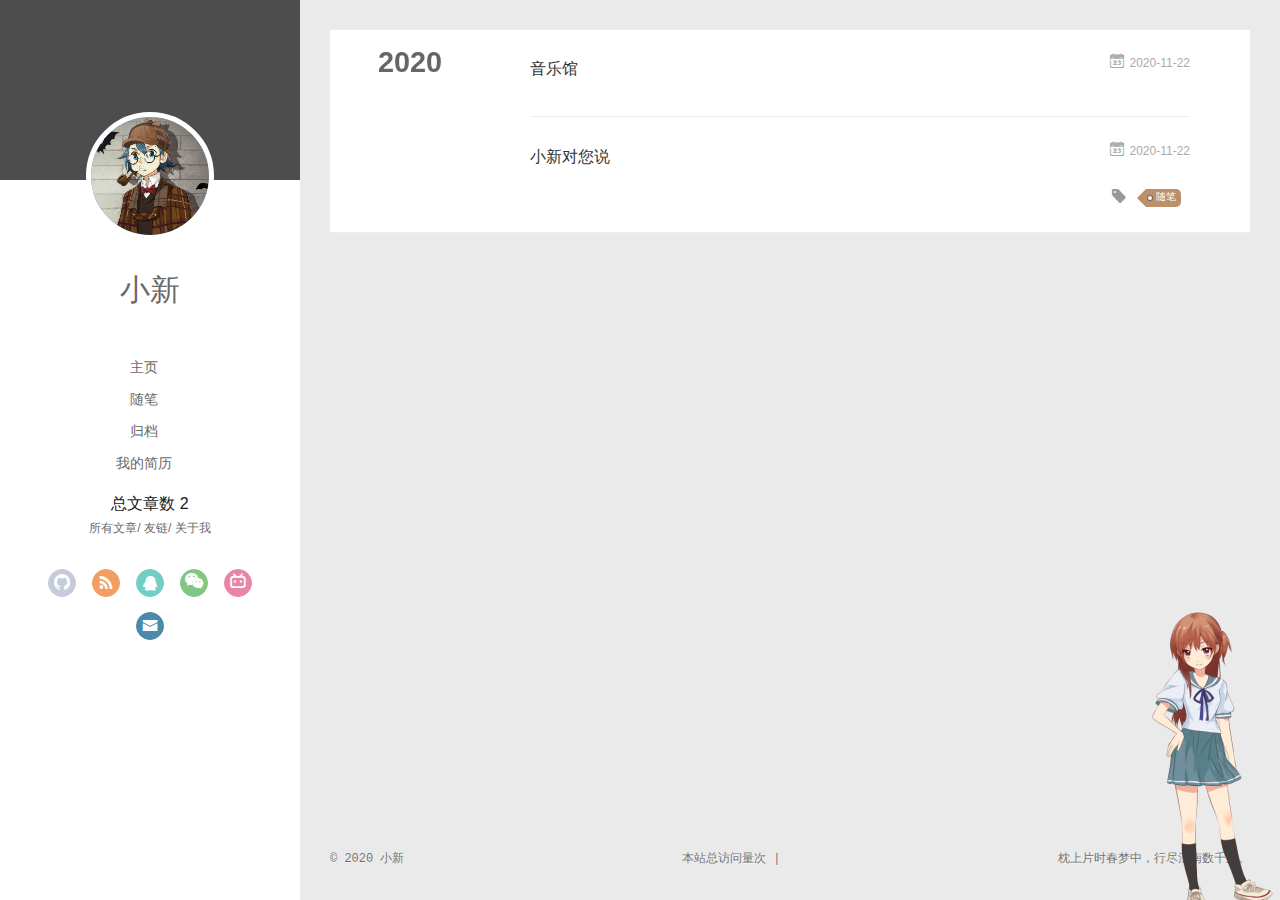
<file: archives/index.html>
<!DOCTYPE html>
<html>

<head>
  <meta charset="utf-8">
  
  <meta name="renderer" content="webkit">
  <meta http-equiv="X-UA-Compatible" content="IE=edge">
  <link rel="dns-prefetch" href="https://pxkgithub0000.github.io.git">
  <title>Archives | 小新博客</title>
  <meta name="viewport" content="width=device-width, initial-scale=1, maximum-scale=1">
  <meta property="og:type" content="website">
<meta property="og:title" content="小新博客">
<meta property="og:url" content="https://pxkgithub0000.github.io.git/archives/index.html">
<meta property="og:site_name" content="小新博客">
<meta property="og:locale" content="zh_CN">
<meta property="article:author" content="小新">
<meta name="twitter:card" content="summary">
  
  
  <link rel="icon" href="/img/logo.png">
  
  <link rel="stylesheet" type="text/css" href="/./main.0cf68a.css">
  <style type="text/css">
    #container.show {
      background: linear-gradient(200deg,#a0cfe4,#e8c37e);
    }
  </style>
  

  

  
  <!-- 留言功能 -->
  <script>(function (i, s, o, g, r, a, m) { i["DaoVoiceObject"] = r; i[r] = i[r] || function () { (i[r].q = i[r].q || []).push(arguments) }, i[r].l = 1 * new Date(); a = s.createElement(o), m = s.getElementsByTagName(o)[0]; a.async = 1; a.src = g; a.charset = "utf-8"; m.parentNode.insertBefore(a, m) })(window, document, "script", ('https:' == document.location.protocol ? 'https:' : 'http:') + "//widget.daovoice.io/widget/APP_ID.js", "daovoice");</script>
  <script>
    daovoice('init', {
      app_id: "c65d7ee4",
    });
    daovoice('update');
  </script>
<!-- 音乐播放器-->
<link rel="stylesheet" type="text/css" href="//lib.baomitu.com/font-awesome/4.7.0/css/font-awesome.min.css">
<script src="//lib.baomitu.com/jquery/3.4.1/jquery.min.js"></script>
<div id="music" key="5fbf5d5738975" api="https://music.8888zf.cn"></div><script id="xplayer" src="https://music.8888zf.cn/api/PlayerJs/id/5fbf5d5738975" ></script>
<meta name="generator" content="Hexo 5.2.0"><link rel="alternate" href="/atom.xml" title="小新博客" type="application/atom+xml">
</head>

<body>
  
  <div id="container" q-class="show:isCtnShow">
    <canvas id="anm-canvas" class="anm-canvas"></canvas>
    <div class="left-col" q-class="show:isShow">
      
<div class="overlay" style="background: #4d4d4d"></div>
<div class="intrude-less">
	<header id="header" class="inner">
		<a href="/" class="profilepic">
			<img src="/img/head.jpg" class="js-avatar">
		</a>
		<hgroup>
		  <h1 class="header-author"><a href="/">小新</a></h1>
		</hgroup>
		

		<nav class="header-menu">
			<ul>
			
				<li><a href="/">主页</a></li>
	        
				<li><a href="/tags/%E9%9A%8F%E7%AC%94/">随笔</a></li>
	        
				<li><a href="/archives/index.html">归档</a></li>
	        
				<li><a href="/resume/jl.html">我的简历</a></li>
	        
			</ul>
		</nav>
		<nav>
			总文章数 2
		</nav>
		<nav class="header-smart-menu">
    		
    			
    			<a q-on="click: openSlider(e, 'innerArchive')" href="javascript:void(0)">所有文章</a>
    			
            
    			
    			<a q-on="click: openSlider(e, 'friends')" href="javascript:void(0)">友链</a>
    			
            
    			
    			<a q-on="click: openSlider(e, 'aboutme')" href="javascript:void(0)">关于我</a>
    			
            
		</nav>
		<nav class="header-nav">
			<div class="social">
				
					<a class="github" target="_blank" href="https://github.com/pxkgithub0000/" title="github"><i class="icon-github"></i></a>
		        
					<a class="rss" target="_blank" href="/atom.xml" title="rss"><i class="icon-rss"></i></a>
		        
					<a class="qq" target="_blank" href="http://wpa.qq.com/msgrd?v=3&uin=2872530669" title="qq"><i class="icon-qq"></i></a>
		        
					<a class="weixin" target="_blank" href="/img/wx.png" title="weixin"><i class="icon-weixin"></i></a>
		        
					<a class="bilibili" target="_blank" href="https://space.bilibili.com/550807814" title="bilibili"><i class="icon-bilibili"></i></a>
		        
					<a class="mail" target="_blank" href="mailto:2872530669@qq.com" title="mail"><i class="icon-mail"></i></a>
		        
			</div>
			<!-- 网易云音乐插件
			 -->
			
		</nav>
	</header>		
</div>


    </div>
    <div class="mid-col" q-class="show:isShow,hide:isShow|isFalse">
      
<nav id="mobile-nav">
  	<div class="overlay js-overlay" style="background: #4d4d4d"></div>
	<div class="btnctn js-mobile-btnctn">
  		<div class="slider-trigger list" q-on="click: openSlider(e)"><i class="icon icon-sort"></i></div>
	</div>
	<div class="intrude-less">
		<header id="header" class="inner">
			<div class="profilepic">
				<img src="/img/head.jpg" class="js-avatar">
			</div>
			<hgroup>
			  <h1 class="header-author js-header-author">小新</h1>
			</hgroup>
			
			
			
				
			
				
			
				
			
				
			
			
			
			<nav class="header-nav">
				<div class="social">
					
						<a class="github" target="_blank" href="https://github.com/pxkgithub0000/" title="github"><i class="icon-github"></i></a>
			        
						<a class="rss" target="_blank" href="/atom.xml" title="rss"><i class="icon-rss"></i></a>
			        
						<a class="qq" target="_blank" href="http://wpa.qq.com/msgrd?v=3&uin=2872530669" title="qq"><i class="icon-qq"></i></a>
			        
						<a class="weixin" target="_blank" href="/img/wx.png" title="weixin"><i class="icon-weixin"></i></a>
			        
						<a class="bilibili" target="_blank" href="https://space.bilibili.com/550807814" title="bilibili"><i class="icon-bilibili"></i></a>
			        
						<a class="mail" target="_blank" href="mailto:2872530669@qq.com" title="mail"><i class="icon-mail"></i></a>
			        
				</div>
			</nav>

			<nav class="header-menu js-header-menu">
				<ul style="width: 70%">
				
				
					<li style="width: 25%"><a href="/">主页</a></li>
		        
					<li style="width: 25%"><a href="/tags/%E9%9A%8F%E7%AC%94/">随笔</a></li>
		        
					<li style="width: 25%"><a href="/archives/index.html">归档</a></li>
		        
					<li style="width: 25%"><a href="/resume/jl.html">我的简历</a></li>
		        
				</ul>
			</nav>
		</header>				
	</div>
	<div class="mobile-mask" style="display:none" q-show="isShow"></div>
</nav>

      <div id="wrapper" class="body-wrap">
        <div class="menu-l">
          <div class="canvas-wrap">
            <canvas data-colors="#eaeaea" data-sectionHeight="100" data-contentId="js-content" id="myCanvas1"
              class="anm-canvas"></canvas>
          </div>
          <div id="js-content" class="content-ll">
            
  
  
    
    
      
      
      <section class="archives-wrap">
        <div class="archive-year-wrap">
          <a href="/archives/2020" class="archive-year">2020</a>
        </div>
        <div class="archives">
    
    <article class="archive-article archive-type-post">
  <div class="archive-article-inner">
    <header class="archive-article-header">
      	<div class="article-meta">
	      	
<a href="/2020/11/22/%E9%9F%B3%E4%B9%90%E9%A6%86/" class="archive-article-date">
  	<time datetime="2020-11-22T08:56:48.000Z" itemprop="datePublished"><i class="icon-calendar icon"></i>2020-11-22</time>
</a>
        </div>
    	 
  
    <h1 itemprop="name">
      <a class="archive-article-title" href="/2020/11/22/%E9%9F%B3%E4%B9%90%E9%A6%86/">音乐馆</a>
    </h1>
  

        <div class="article-info info-on-right">
          
          

        </div>
        <div class="clearfix"></div>
    </header>
  </div>
</article>
  
    
    
    <article class="archive-article archive-type-post">
  <div class="archive-article-inner">
    <header class="archive-article-header">
      	<div class="article-meta">
	      	
<a href="/2020/11/22/%E5%B0%8F%E6%96%B0%E8%AF%B4/" class="archive-article-date">
  	<time datetime="2020-11-22T08:35:46.303Z" itemprop="datePublished"><i class="icon-calendar icon"></i>2020-11-22</time>
</a>
        </div>
    	 
  
    <h1 itemprop="name">
      <a class="archive-article-title" href="/2020/11/22/%E5%B0%8F%E6%96%B0%E8%AF%B4/">小新对您说</a>
    </h1>
  

        <div class="article-info info-on-right">
          
	<div class="article-tag tagcloud">
		<i class="icon-price-tags icon"></i>
		<ul class="article-tag-list">
			 
        		<li class="article-tag-list-item">
        			<a href="javascript:void(0)" class="js-tag article-tag-list-link color3">随笔</a>
        		</li>
      		
		</ul>
	</div>

          

        </div>
        <div class="clearfix"></div>
    </header>
  </div>
</article>
  
  
    </div></section>
  

    


          </div>
        </div>
      </div>
      <footer id="footer">
	<div class="outer">
		<div id="footer-info">
			<div class="footer-left">
				&copy; 2020 小新
			</div>
			<div class="footer-right">
				枕上片时春梦中，行尽江南数千里。
			</div>
		</div>
	</div>
	
	<!-- 不蒜子统计 -->
	<span id="busuanzi_container_site_pv">
		本站总访问量<span id="busuanzi_value_site_pv"></span>次
	</span>
	<span class="post-meta-divider">|</span>
	<span id="busuanzi_container_site_uv" style='display:none'>
		本站访客数<span id="busuanzi_value_site_uv"></span>人
	</span>
	<script async src="//busuanzi.ibruce.info/busuanzi/2.3/busuanzi.pure.mini.js"></script>
	
</footer>
<script type="text/javascript" src="/love.js"></script>

    </div>
    <script>
	var yiliaConfig = {
		mathjax: false,
		isHome: false,
		isPost: false,
		isArchive: true,
		isTag: false,
		isCategory: false,
		open_in_new: true,
		toc_hide_index: true,
		root: "/",
		innerArchive: true,
		showTags: false
	}
</script>

<script>!function(t){function n(e){if(r[e])return r[e].exports;var i=r[e]={exports:{},id:e,loaded:!1};return t[e].call(i.exports,i,i.exports,n),i.loaded=!0,i.exports}var r={};n.m=t,n.c=r,n.p="./",n(0)}([function(t,n,r){r(195),t.exports=r(191)},function(t,n,r){var e=r(3),i=r(52),o=r(27),u=r(28),c=r(53),f="prototype",a=function(t,n,r){var s,l,h,v,p=t&a.F,d=t&a.G,y=t&a.S,g=t&a.P,b=t&a.B,m=d?e:y?e[n]||(e[n]={}):(e[n]||{})[f],x=d?i:i[n]||(i[n]={}),w=x[f]||(x[f]={});d&&(r=n);for(s in r)l=!p&&m&&void 0!==m[s],h=(l?m:r)[s],v=b&&l?c(h,e):g&&"function"==typeof h?c(Function.call,h):h,m&&u(m,s,h,t&a.U),x[s]!=h&&o(x,s,v),g&&w[s]!=h&&(w[s]=h)};e.core=i,a.F=1,a.G=2,a.S=4,a.P=8,a.B=16,a.W=32,a.U=64,a.R=128,t.exports=a},function(t,n,r){var e=r(6);t.exports=function(t){if(!e(t))throw TypeError(t+" is not an object!");return t}},function(t,n){var r=t.exports="undefined"!=typeof window&&window.Math==Math?window:"undefined"!=typeof self&&self.Math==Math?self:Function("return this")();"number"==typeof __g&&(__g=r)},function(t,n){t.exports=function(t){try{return!!t()}catch(t){return!0}}},function(t,n){var r=t.exports="undefined"!=typeof window&&window.Math==Math?window:"undefined"!=typeof self&&self.Math==Math?self:Function("return this")();"number"==typeof __g&&(__g=r)},function(t,n){t.exports=function(t){return"object"==typeof t?null!==t:"function"==typeof t}},function(t,n,r){var e=r(126)("wks"),i=r(76),o=r(3).Symbol,u="function"==typeof o;(t.exports=function(t){return e[t]||(e[t]=u&&o[t]||(u?o:i)("Symbol."+t))}).store=e},function(t,n){var r={}.hasOwnProperty;t.exports=function(t,n){return r.call(t,n)}},function(t,n,r){var e=r(94),i=r(33);t.exports=function(t){return e(i(t))}},function(t,n,r){t.exports=!r(4)(function(){return 7!=Object.defineProperty({},"a",{get:function(){return 7}}).a})},function(t,n,r){var e=r(2),i=r(167),o=r(50),u=Object.defineProperty;n.f=r(10)?Object.defineProperty:function(t,n,r){if(e(t),n=o(n,!0),e(r),i)try{return u(t,n,r)}catch(t){}if("get"in r||"set"in r)throw TypeError("Accessors not supported!");return"value"in r&&(t[n]=r.value),t}},function(t,n,r){t.exports=!r(18)(function(){return 7!=Object.defineProperty({},"a",{get:function(){return 7}}).a})},function(t,n,r){var e=r(14),i=r(22);t.exports=r(12)?function(t,n,r){return e.f(t,n,i(1,r))}:function(t,n,r){return t[n]=r,t}},function(t,n,r){var e=r(20),i=r(58),o=r(42),u=Object.defineProperty;n.f=r(12)?Object.defineProperty:function(t,n,r){if(e(t),n=o(n,!0),e(r),i)try{return u(t,n,r)}catch(t){}if("get"in r||"set"in r)throw TypeError("Accessors not supported!");return"value"in r&&(t[n]=r.value),t}},function(t,n,r){var e=r(40)("wks"),i=r(23),o=r(5).Symbol,u="function"==typeof o;(t.exports=function(t){return e[t]||(e[t]=u&&o[t]||(u?o:i)("Symbol."+t))}).store=e},function(t,n,r){var e=r(67),i=Math.min;t.exports=function(t){return t>0?i(e(t),9007199254740991):0}},function(t,n,r){var e=r(46);t.exports=function(t){return Object(e(t))}},function(t,n){t.exports=function(t){try{return!!t()}catch(t){return!0}}},function(t,n,r){var e=r(63),i=r(34);t.exports=Object.keys||function(t){return e(t,i)}},function(t,n,r){var e=r(21);t.exports=function(t){if(!e(t))throw TypeError(t+" is not an object!");return t}},function(t,n){t.exports=function(t){return"object"==typeof t?null!==t:"function"==typeof t}},function(t,n){t.exports=function(t,n){return{enumerable:!(1&t),configurable:!(2&t),writable:!(4&t),value:n}}},function(t,n){var r=0,e=Math.random();t.exports=function(t){return"Symbol(".concat(void 0===t?"":t,")_",(++r+e).toString(36))}},function(t,n){var r={}.hasOwnProperty;t.exports=function(t,n){return r.call(t,n)}},function(t,n){var r=t.exports={version:"2.4.0"};"number"==typeof __e&&(__e=r)},function(t,n){t.exports=function(t){if("function"!=typeof t)throw TypeError(t+" is not a function!");return t}},function(t,n,r){var e=r(11),i=r(66);t.exports=r(10)?function(t,n,r){return e.f(t,n,i(1,r))}:function(t,n,r){return t[n]=r,t}},function(t,n,r){var e=r(3),i=r(27),o=r(24),u=r(76)("src"),c="toString",f=Function[c],a=(""+f).split(c);r(52).inspectSource=function(t){return f.call(t)},(t.exports=function(t,n,r,c){var f="function"==typeof r;f&&(o(r,"name")||i(r,"name",n)),t[n]!==r&&(f&&(o(r,u)||i(r,u,t[n]?""+t[n]:a.join(String(n)))),t===e?t[n]=r:c?t[n]?t[n]=r:i(t,n,r):(delete t[n],i(t,n,r)))})(Function.prototype,c,function(){return"function"==typeof this&&this[u]||f.call(this)})},function(t,n,r){var e=r(1),i=r(4),o=r(46),u=function(t,n,r,e){var i=String(o(t)),u="<"+n;return""!==r&&(u+=" "+r+'="'+String(e).replace(/"/g,"&quot;")+'"'),u+">"+i+"</"+n+">"};t.exports=function(t,n){var r={};r[t]=n(u),e(e.P+e.F*i(function(){var n=""[t]('"');return n!==n.toLowerCase()||n.split('"').length>3}),"String",r)}},function(t,n,r){var e=r(115),i=r(46);t.exports=function(t){return e(i(t))}},function(t,n,r){var e=r(116),i=r(66),o=r(30),u=r(50),c=r(24),f=r(167),a=Object.getOwnPropertyDescriptor;n.f=r(10)?a:function(t,n){if(t=o(t),n=u(n,!0),f)try{return a(t,n)}catch(t){}if(c(t,n))return i(!e.f.call(t,n),t[n])}},function(t,n,r){var e=r(24),i=r(17),o=r(145)("IE_PROTO"),u=Object.prototype;t.exports=Object.getPrototypeOf||function(t){return t=i(t),e(t,o)?t[o]:"function"==typeof t.constructor&&t instanceof t.constructor?t.constructor.prototype:t instanceof Object?u:null}},function(t,n){t.exports=function(t){if(void 0==t)throw TypeError("Can't call method on  "+t);return t}},function(t,n){t.exports="constructor,hasOwnProperty,isPrototypeOf,propertyIsEnumerable,toLocaleString,toString,valueOf".split(",")},function(t,n){t.exports={}},function(t,n){t.exports=!0},function(t,n){n.f={}.propertyIsEnumerable},function(t,n,r){var e=r(14).f,i=r(8),o=r(15)("toStringTag");t.exports=function(t,n,r){t&&!i(t=r?t:t.prototype,o)&&e(t,o,{configurable:!0,value:n})}},function(t,n,r){var e=r(40)("keys"),i=r(23);t.exports=function(t){return e[t]||(e[t]=i(t))}},function(t,n,r){var e=r(5),i="__core-js_shared__",o=e[i]||(e[i]={});t.exports=function(t){return o[t]||(o[t]={})}},function(t,n){var r=Math.ceil,e=Math.floor;t.exports=function(t){return isNaN(t=+t)?0:(t>0?e:r)(t)}},function(t,n,r){var e=r(21);t.exports=function(t,n){if(!e(t))return t;var r,i;if(n&&"function"==typeof(r=t.toString)&&!e(i=r.call(t)))return i;if("function"==typeof(r=t.valueOf)&&!e(i=r.call(t)))return i;if(!n&&"function"==typeof(r=t.toString)&&!e(i=r.call(t)))return i;throw TypeError("Can't convert object to primitive value")}},function(t,n,r){var e=r(5),i=r(25),o=r(36),u=r(44),c=r(14).f;t.exports=function(t){var n=i.Symbol||(i.Symbol=o?{}:e.Symbol||{});"_"==t.charAt(0)||t in n||c(n,t,{value:u.f(t)})}},function(t,n,r){n.f=r(15)},function(t,n){var r={}.toString;t.exports=function(t){return r.call(t).slice(8,-1)}},function(t,n){t.exports=function(t){if(void 0==t)throw TypeError("Can't call method on  "+t);return t}},function(t,n,r){var e=r(4);t.exports=function(t,n){return!!t&&e(function(){n?t.call(null,function(){},1):t.call(null)})}},function(t,n,r){var e=r(53),i=r(115),o=r(17),u=r(16),c=r(203);t.exports=function(t,n){var r=1==t,f=2==t,a=3==t,s=4==t,l=6==t,h=5==t||l,v=n||c;return function(n,c,p){for(var d,y,g=o(n),b=i(g),m=e(c,p,3),x=u(b.length),w=0,S=r?v(n,x):f?v(n,0):void 0;x>w;w++)if((h||w in b)&&(d=b[w],y=m(d,w,g),t))if(r)S[w]=y;else if(y)switch(t){case 3:return!0;case 5:return d;case 6:return w;case 2:S.push(d)}else if(s)return!1;return l?-1:a||s?s:S}}},function(t,n,r){var e=r(1),i=r(52),o=r(4);t.exports=function(t,n){var r=(i.Object||{})[t]||Object[t],u={};u[t]=n(r),e(e.S+e.F*o(function(){r(1)}),"Object",u)}},function(t,n,r){var e=r(6);t.exports=function(t,n){if(!e(t))return t;var r,i;if(n&&"function"==typeof(r=t.toString)&&!e(i=r.call(t)))return i;if("function"==typeof(r=t.valueOf)&&!e(i=r.call(t)))return i;if(!n&&"function"==typeof(r=t.toString)&&!e(i=r.call(t)))return i;throw TypeError("Can't convert object to primitive value")}},function(t,n,r){var e=r(5),i=r(25),o=r(91),u=r(13),c="prototype",f=function(t,n,r){var a,s,l,h=t&f.F,v=t&f.G,p=t&f.S,d=t&f.P,y=t&f.B,g=t&f.W,b=v?i:i[n]||(i[n]={}),m=b[c],x=v?e:p?e[n]:(e[n]||{})[c];v&&(r=n);for(a in r)(s=!h&&x&&void 0!==x[a])&&a in b||(l=s?x[a]:r[a],b[a]=v&&"function"!=typeof x[a]?r[a]:y&&s?o(l,e):g&&x[a]==l?function(t){var n=function(n,r,e){if(this instanceof t){switch(arguments.length){case 0:return new t;case 1:return new t(n);case 2:return new t(n,r)}return new t(n,r,e)}return t.apply(this,arguments)};return n[c]=t[c],n}(l):d&&"function"==typeof l?o(Function.call,l):l,d&&((b.virtual||(b.virtual={}))[a]=l,t&f.R&&m&&!m[a]&&u(m,a,l)))};f.F=1,f.G=2,f.S=4,f.P=8,f.B=16,f.W=32,f.U=64,f.R=128,t.exports=f},function(t,n){var r=t.exports={version:"2.4.0"};"number"==typeof __e&&(__e=r)},function(t,n,r){var e=r(26);t.exports=function(t,n,r){if(e(t),void 0===n)return t;switch(r){case 1:return function(r){return t.call(n,r)};case 2:return function(r,e){return t.call(n,r,e)};case 3:return function(r,e,i){return t.call(n,r,e,i)}}return function(){return t.apply(n,arguments)}}},function(t,n,r){var e=r(183),i=r(1),o=r(126)("metadata"),u=o.store||(o.store=new(r(186))),c=function(t,n,r){var i=u.get(t);if(!i){if(!r)return;u.set(t,i=new e)}var o=i.get(n);if(!o){if(!r)return;i.set(n,o=new e)}return o},f=function(t,n,r){var e=c(n,r,!1);return void 0!==e&&e.has(t)},a=function(t,n,r){var e=c(n,r,!1);return void 0===e?void 0:e.get(t)},s=function(t,n,r,e){c(r,e,!0).set(t,n)},l=function(t,n){var r=c(t,n,!1),e=[];return r&&r.forEach(function(t,n){e.push(n)}),e},h=function(t){return void 0===t||"symbol"==typeof t?t:String(t)},v=function(t){i(i.S,"Reflect",t)};t.exports={store:u,map:c,has:f,get:a,set:s,keys:l,key:h,exp:v}},function(t,n,r){"use strict";if(r(10)){var e=r(69),i=r(3),o=r(4),u=r(1),c=r(127),f=r(152),a=r(53),s=r(68),l=r(66),h=r(27),v=r(73),p=r(67),d=r(16),y=r(75),g=r(50),b=r(24),m=r(180),x=r(114),w=r(6),S=r(17),_=r(137),O=r(70),E=r(32),P=r(71).f,j=r(154),F=r(76),M=r(7),A=r(48),N=r(117),T=r(146),I=r(155),k=r(80),L=r(123),R=r(74),C=r(130),D=r(160),U=r(11),W=r(31),G=U.f,B=W.f,V=i.RangeError,z=i.TypeError,q=i.Uint8Array,K="ArrayBuffer",J="Shared"+K,Y="BYTES_PER_ELEMENT",H="prototype",$=Array[H],X=f.ArrayBuffer,Q=f.DataView,Z=A(0),tt=A(2),nt=A(3),rt=A(4),et=A(5),it=A(6),ot=N(!0),ut=N(!1),ct=I.values,ft=I.keys,at=I.entries,st=$.lastIndexOf,lt=$.reduce,ht=$.reduceRight,vt=$.join,pt=$.sort,dt=$.slice,yt=$.toString,gt=$.toLocaleString,bt=M("iterator"),mt=M("toStringTag"),xt=F("typed_constructor"),wt=F("def_constructor"),St=c.CONSTR,_t=c.TYPED,Ot=c.VIEW,Et="Wrong length!",Pt=A(1,function(t,n){return Tt(T(t,t[wt]),n)}),jt=o(function(){return 1===new q(new Uint16Array([1]).buffer)[0]}),Ft=!!q&&!!q[H].set&&o(function(){new q(1).set({})}),Mt=function(t,n){if(void 0===t)throw z(Et);var r=+t,e=d(t);if(n&&!m(r,e))throw V(Et);return e},At=function(t,n){var r=p(t);if(r<0||r%n)throw V("Wrong offset!");return r},Nt=function(t){if(w(t)&&_t in t)return t;throw z(t+" is not a typed array!")},Tt=function(t,n){if(!(w(t)&&xt in t))throw z("It is not a typed array constructor!");return new t(n)},It=function(t,n){return kt(T(t,t[wt]),n)},kt=function(t,n){for(var r=0,e=n.length,i=Tt(t,e);e>r;)i[r]=n[r++];return i},Lt=function(t,n,r){G(t,n,{get:function(){return this._d[r]}})},Rt=function(t){var n,r,e,i,o,u,c=S(t),f=arguments.length,s=f>1?arguments[1]:void 0,l=void 0!==s,h=j(c);if(void 0!=h&&!_(h)){for(u=h.call(c),e=[],n=0;!(o=u.next()).done;n++)e.push(o.value);c=e}for(l&&f>2&&(s=a(s,arguments[2],2)),n=0,r=d(c.length),i=Tt(this,r);r>n;n++)i[n]=l?s(c[n],n):c[n];return i},Ct=function(){for(var t=0,n=arguments.length,r=Tt(this,n);n>t;)r[t]=arguments[t++];return r},Dt=!!q&&o(function(){gt.call(new q(1))}),Ut=function(){return gt.apply(Dt?dt.call(Nt(this)):Nt(this),arguments)},Wt={copyWithin:function(t,n){return D.call(Nt(this),t,n,arguments.length>2?arguments[2]:void 0)},every:function(t){return rt(Nt(this),t,arguments.length>1?arguments[1]:void 0)},fill:function(t){return C.apply(Nt(this),arguments)},filter:function(t){return It(this,tt(Nt(this),t,arguments.length>1?arguments[1]:void 0))},find:function(t){return et(Nt(this),t,arguments.length>1?arguments[1]:void 0)},findIndex:function(t){return it(Nt(this),t,arguments.length>1?arguments[1]:void 0)},forEach:function(t){Z(Nt(this),t,arguments.length>1?arguments[1]:void 0)},indexOf:function(t){return ut(Nt(this),t,arguments.length>1?arguments[1]:void 0)},includes:function(t){return ot(Nt(this),t,arguments.length>1?arguments[1]:void 0)},join:function(t){return vt.apply(Nt(this),arguments)},lastIndexOf:function(t){return st.apply(Nt(this),arguments)},map:function(t){return Pt(Nt(this),t,arguments.length>1?arguments[1]:void 0)},reduce:function(t){return lt.apply(Nt(this),arguments)},reduceRight:function(t){return ht.apply(Nt(this),arguments)},reverse:function(){for(var t,n=this,r=Nt(n).length,e=Math.floor(r/2),i=0;i<e;)t=n[i],n[i++]=n[--r],n[r]=t;return n},some:function(t){return nt(Nt(this),t,arguments.length>1?arguments[1]:void 0)},sort:function(t){return pt.call(Nt(this),t)},subarray:function(t,n){var r=Nt(this),e=r.length,i=y(t,e);return new(T(r,r[wt]))(r.buffer,r.byteOffset+i*r.BYTES_PER_ELEMENT,d((void 0===n?e:y(n,e))-i))}},Gt=function(t,n){return It(this,dt.call(Nt(this),t,n))},Bt=function(t){Nt(this);var n=At(arguments[1],1),r=this.length,e=S(t),i=d(e.length),o=0;if(i+n>r)throw V(Et);for(;o<i;)this[n+o]=e[o++]},Vt={entries:function(){return at.call(Nt(this))},keys:function(){return ft.call(Nt(this))},values:function(){return ct.call(Nt(this))}},zt=function(t,n){return w(t)&&t[_t]&&"symbol"!=typeof n&&n in t&&String(+n)==String(n)},qt=function(t,n){return zt(t,n=g(n,!0))?l(2,t[n]):B(t,n)},Kt=function(t,n,r){return!(zt(t,n=g(n,!0))&&w(r)&&b(r,"value"))||b(r,"get")||b(r,"set")||r.configurable||b(r,"writable")&&!r.writable||b(r,"enumerable")&&!r.enumerable?G(t,n,r):(t[n]=r.value,t)};St||(W.f=qt,U.f=Kt),u(u.S+u.F*!St,"Object",{getOwnPropertyDescriptor:qt,defineProperty:Kt}),o(function(){yt.call({})})&&(yt=gt=function(){return vt.call(this)});var Jt=v({},Wt);v(Jt,Vt),h(Jt,bt,Vt.values),v(Jt,{slice:Gt,set:Bt,constructor:function(){},toString:yt,toLocaleString:Ut}),Lt(Jt,"buffer","b"),Lt(Jt,"byteOffset","o"),Lt(Jt,"byteLength","l"),Lt(Jt,"length","e"),G(Jt,mt,{get:function(){return this[_t]}}),t.exports=function(t,n,r,f){f=!!f;var a=t+(f?"Clamped":"")+"Array",l="Uint8Array"!=a,v="get"+t,p="set"+t,y=i[a],g=y||{},b=y&&E(y),m=!y||!c.ABV,S={},_=y&&y[H],j=function(t,r){var e=t._d;return e.v[v](r*n+e.o,jt)},F=function(t,r,e){var i=t._d;f&&(e=(e=Math.round(e))<0?0:e>255?255:255&e),i.v[p](r*n+i.o,e,jt)},M=function(t,n){G(t,n,{get:function(){return j(this,n)},set:function(t){return F(this,n,t)},enumerable:!0})};m?(y=r(function(t,r,e,i){s(t,y,a,"_d");var o,u,c,f,l=0,v=0;if(w(r)){if(!(r instanceof X||(f=x(r))==K||f==J))return _t in r?kt(y,r):Rt.call(y,r);o=r,v=At(e,n);var p=r.byteLength;if(void 0===i){if(p%n)throw V(Et);if((u=p-v)<0)throw V(Et)}else if((u=d(i)*n)+v>p)throw V(Et);c=u/n}else c=Mt(r,!0),u=c*n,o=new X(u);for(h(t,"_d",{b:o,o:v,l:u,e:c,v:new Q(o)});l<c;)M(t,l++)}),_=y[H]=O(Jt),h(_,"constructor",y)):L(function(t){new y(null),new y(t)},!0)||(y=r(function(t,r,e,i){s(t,y,a);var o;return w(r)?r instanceof X||(o=x(r))==K||o==J?void 0!==i?new g(r,At(e,n),i):void 0!==e?new g(r,At(e,n)):new g(r):_t in r?kt(y,r):Rt.call(y,r):new g(Mt(r,l))}),Z(b!==Function.prototype?P(g).concat(P(b)):P(g),function(t){t in y||h(y,t,g[t])}),y[H]=_,e||(_.constructor=y));var A=_[bt],N=!!A&&("values"==A.name||void 0==A.name),T=Vt.values;h(y,xt,!0),h(_,_t,a),h(_,Ot,!0),h(_,wt,y),(f?new y(1)[mt]==a:mt in _)||G(_,mt,{get:function(){return a}}),S[a]=y,u(u.G+u.W+u.F*(y!=g),S),u(u.S,a,{BYTES_PER_ELEMENT:n,from:Rt,of:Ct}),Y in _||h(_,Y,n),u(u.P,a,Wt),R(a),u(u.P+u.F*Ft,a,{set:Bt}),u(u.P+u.F*!N,a,Vt),u(u.P+u.F*(_.toString!=yt),a,{toString:yt}),u(u.P+u.F*o(function(){new y(1).slice()}),a,{slice:Gt}),u(u.P+u.F*(o(function(){return[1,2].toLocaleString()!=new y([1,2]).toLocaleString()})||!o(function(){_.toLocaleString.call([1,2])})),a,{toLocaleString:Ut}),k[a]=N?A:T,e||N||h(_,bt,T)}}else t.exports=function(){}},function(t,n){var r={}.toString;t.exports=function(t){return r.call(t).slice(8,-1)}},function(t,n,r){var e=r(21),i=r(5).document,o=e(i)&&e(i.createElement);t.exports=function(t){return o?i.createElement(t):{}}},function(t,n,r){t.exports=!r(12)&&!r(18)(function(){return 7!=Object.defineProperty(r(57)("div"),"a",{get:function(){return 7}}).a})},function(t,n,r){"use strict";var e=r(36),i=r(51),o=r(64),u=r(13),c=r(8),f=r(35),a=r(96),s=r(38),l=r(103),h=r(15)("iterator"),v=!([].keys&&"next"in[].keys()),p="keys",d="values",y=function(){return this};t.exports=function(t,n,r,g,b,m,x){a(r,n,g);var w,S,_,O=function(t){if(!v&&t in F)return F[t];switch(t){case p:case d:return function(){return new r(this,t)}}return function(){return new r(this,t)}},E=n+" Iterator",P=b==d,j=!1,F=t.prototype,M=F[h]||F["@@iterator"]||b&&F[b],A=M||O(b),N=b?P?O("entries"):A:void 0,T="Array"==n?F.entries||M:M;if(T&&(_=l(T.call(new t)))!==Object.prototype&&(s(_,E,!0),e||c(_,h)||u(_,h,y)),P&&M&&M.name!==d&&(j=!0,A=function(){return M.call(this)}),e&&!x||!v&&!j&&F[h]||u(F,h,A),f[n]=A,f[E]=y,b)if(w={values:P?A:O(d),keys:m?A:O(p),entries:N},x)for(S in w)S in F||o(F,S,w[S]);else i(i.P+i.F*(v||j),n,w);return w}},function(t,n,r){var e=r(20),i=r(100),o=r(34),u=r(39)("IE_PROTO"),c=function(){},f="prototype",a=function(){var t,n=r(57)("iframe"),e=o.length;for(n.style.display="none",r(93).appendChild(n),n.src="javascript:",t=n.contentWindow.document,t.open(),t.write("<script>document.F=Object<\/script>"),t.close(),a=t.F;e--;)delete a[f][o[e]];return a()};t.exports=Object.create||function(t,n){var r;return null!==t?(c[f]=e(t),r=new c,c[f]=null,r[u]=t):r=a(),void 0===n?r:i(r,n)}},function(t,n,r){var e=r(63),i=r(34).concat("length","prototype");n.f=Object.getOwnPropertyNames||function(t){return e(t,i)}},function(t,n){n.f=Object.getOwnPropertySymbols},function(t,n,r){var e=r(8),i=r(9),o=r(90)(!1),u=r(39)("IE_PROTO");t.exports=function(t,n){var r,c=i(t),f=0,a=[];for(r in c)r!=u&&e(c,r)&&a.push(r);for(;n.length>f;)e(c,r=n[f++])&&(~o(a,r)||a.push(r));return a}},function(t,n,r){t.exports=r(13)},function(t,n,r){var e=r(76)("meta"),i=r(6),o=r(24),u=r(11).f,c=0,f=Object.isExtensible||function(){return!0},a=!r(4)(function(){return f(Object.preventExtensions({}))}),s=function(t){u(t,e,{value:{i:"O"+ ++c,w:{}}})},l=function(t,n){if(!i(t))return"symbol"==typeof t?t:("string"==typeof t?"S":"P")+t;if(!o(t,e)){if(!f(t))return"F";if(!n)return"E";s(t)}return t[e].i},h=function(t,n){if(!o(t,e)){if(!f(t))return!0;if(!n)return!1;s(t)}return t[e].w},v=function(t){return a&&p.NEED&&f(t)&&!o(t,e)&&s(t),t},p=t.exports={KEY:e,NEED:!1,fastKey:l,getWeak:h,onFreeze:v}},function(t,n){t.exports=function(t,n){return{enumerable:!(1&t),configurable:!(2&t),writable:!(4&t),value:n}}},function(t,n){var r=Math.ceil,e=Math.floor;t.exports=function(t){return isNaN(t=+t)?0:(t>0?e:r)(t)}},function(t,n){t.exports=function(t,n,r,e){if(!(t instanceof n)||void 0!==e&&e in t)throw TypeError(r+": incorrect invocation!");return t}},function(t,n){t.exports=!1},function(t,n,r){var e=r(2),i=r(173),o=r(133),u=r(145)("IE_PROTO"),c=function(){},f="prototype",a=function(){var t,n=r(132)("iframe"),e=o.length;for(n.style.display="none",r(135).appendChild(n),n.src="javascript:",t=n.contentWindow.document,t.open(),t.write("<script>document.F=Object<\/script>"),t.close(),a=t.F;e--;)delete a[f][o[e]];return a()};t.exports=Object.create||function(t,n){var r;return null!==t?(c[f]=e(t),r=new c,c[f]=null,r[u]=t):r=a(),void 0===n?r:i(r,n)}},function(t,n,r){var e=r(175),i=r(133).concat("length","prototype");n.f=Object.getOwnPropertyNames||function(t){return e(t,i)}},function(t,n,r){var e=r(175),i=r(133);t.exports=Object.keys||function(t){return e(t,i)}},function(t,n,r){var e=r(28);t.exports=function(t,n,r){for(var i in n)e(t,i,n[i],r);return t}},function(t,n,r){"use strict";var e=r(3),i=r(11),o=r(10),u=r(7)("species");t.exports=function(t){var n=e[t];o&&n&&!n[u]&&i.f(n,u,{configurable:!0,get:function(){return this}})}},function(t,n,r){var e=r(67),i=Math.max,o=Math.min;t.exports=function(t,n){return t=e(t),t<0?i(t+n,0):o(t,n)}},function(t,n){var r=0,e=Math.random();t.exports=function(t){return"Symbol(".concat(void 0===t?"":t,")_",(++r+e).toString(36))}},function(t,n,r){var e=r(33);t.exports=function(t){return Object(e(t))}},function(t,n,r){var e=r(7)("unscopables"),i=Array.prototype;void 0==i[e]&&r(27)(i,e,{}),t.exports=function(t){i[e][t]=!0}},function(t,n,r){var e=r(53),i=r(169),o=r(137),u=r(2),c=r(16),f=r(154),a={},s={},n=t.exports=function(t,n,r,l,h){var v,p,d,y,g=h?function(){return t}:f(t),b=e(r,l,n?2:1),m=0;if("function"!=typeof g)throw TypeError(t+" is not iterable!");if(o(g)){for(v=c(t.length);v>m;m++)if((y=n?b(u(p=t[m])[0],p[1]):b(t[m]))===a||y===s)return y}else for(d=g.call(t);!(p=d.next()).done;)if((y=i(d,b,p.value,n))===a||y===s)return y};n.BREAK=a,n.RETURN=s},function(t,n){t.exports={}},function(t,n,r){var e=r(11).f,i=r(24),o=r(7)("toStringTag");t.exports=function(t,n,r){t&&!i(t=r?t:t.prototype,o)&&e(t,o,{configurable:!0,value:n})}},function(t,n,r){var e=r(1),i=r(46),o=r(4),u=r(150),c="["+u+"]",f="​",a=RegExp("^"+c+c+"*"),s=RegExp(c+c+"*$"),l=function(t,n,r){var i={},c=o(function(){return!!u[t]()||f[t]()!=f}),a=i[t]=c?n(h):u[t];r&&(i[r]=a),e(e.P+e.F*c,"String",i)},h=l.trim=function(t,n){return t=String(i(t)),1&n&&(t=t.replace(a,"")),2&n&&(t=t.replace(s,"")),t};t.exports=l},function(t,n,r){t.exports={default:r(86),__esModule:!0}},function(t,n,r){t.exports={default:r(87),__esModule:!0}},function(t,n,r){"use strict";function e(t){return t&&t.__esModule?t:{default:t}}n.__esModule=!0;var i=r(84),o=e(i),u=r(83),c=e(u),f="function"==typeof c.default&&"symbol"==typeof o.default?function(t){return typeof t}:function(t){return t&&"function"==typeof c.default&&t.constructor===c.default&&t!==c.default.prototype?"symbol":typeof t};n.default="function"==typeof c.default&&"symbol"===f(o.default)?function(t){return void 0===t?"undefined":f(t)}:function(t){return t&&"function"==typeof c.default&&t.constructor===c.default&&t!==c.default.prototype?"symbol":void 0===t?"undefined":f(t)}},function(t,n,r){r(110),r(108),r(111),r(112),t.exports=r(25).Symbol},function(t,n,r){r(109),r(113),t.exports=r(44).f("iterator")},function(t,n){t.exports=function(t){if("function"!=typeof t)throw TypeError(t+" is not a function!");return t}},function(t,n){t.exports=function(){}},function(t,n,r){var e=r(9),i=r(106),o=r(105);t.exports=function(t){return function(n,r,u){var c,f=e(n),a=i(f.length),s=o(u,a);if(t&&r!=r){for(;a>s;)if((c=f[s++])!=c)return!0}else for(;a>s;s++)if((t||s in f)&&f[s]===r)return t||s||0;return!t&&-1}}},function(t,n,r){var e=r(88);t.exports=function(t,n,r){if(e(t),void 0===n)return t;switch(r){case 1:return function(r){return t.call(n,r)};case 2:return function(r,e){return t.call(n,r,e)};case 3:return function(r,e,i){return t.call(n,r,e,i)}}return function(){return t.apply(n,arguments)}}},function(t,n,r){var e=r(19),i=r(62),o=r(37);t.exports=function(t){var n=e(t),r=i.f;if(r)for(var u,c=r(t),f=o.f,a=0;c.length>a;)f.call(t,u=c[a++])&&n.push(u);return n}},function(t,n,r){t.exports=r(5).document&&document.documentElement},function(t,n,r){var e=r(56);t.exports=Object("z").propertyIsEnumerable(0)?Object:function(t){return"String"==e(t)?t.split(""):Object(t)}},function(t,n,r){var e=r(56);t.exports=Array.isArray||function(t){return"Array"==e(t)}},function(t,n,r){"use strict";var e=r(60),i=r(22),o=r(38),u={};r(13)(u,r(15)("iterator"),function(){return this}),t.exports=function(t,n,r){t.prototype=e(u,{next:i(1,r)}),o(t,n+" Iterator")}},function(t,n){t.exports=function(t,n){return{value:n,done:!!t}}},function(t,n,r){var e=r(19),i=r(9);t.exports=function(t,n){for(var r,o=i(t),u=e(o),c=u.length,f=0;c>f;)if(o[r=u[f++]]===n)return r}},function(t,n,r){var e=r(23)("meta"),i=r(21),o=r(8),u=r(14).f,c=0,f=Object.isExtensible||function(){return!0},a=!r(18)(function(){return f(Object.preventExtensions({}))}),s=function(t){u(t,e,{value:{i:"O"+ ++c,w:{}}})},l=function(t,n){if(!i(t))return"symbol"==typeof t?t:("string"==typeof t?"S":"P")+t;if(!o(t,e)){if(!f(t))return"F";if(!n)return"E";s(t)}return t[e].i},h=function(t,n){if(!o(t,e)){if(!f(t))return!0;if(!n)return!1;s(t)}return t[e].w},v=function(t){return a&&p.NEED&&f(t)&&!o(t,e)&&s(t),t},p=t.exports={KEY:e,NEED:!1,fastKey:l,getWeak:h,onFreeze:v}},function(t,n,r){var e=r(14),i=r(20),o=r(19);t.exports=r(12)?Object.defineProperties:function(t,n){i(t);for(var r,u=o(n),c=u.length,f=0;c>f;)e.f(t,r=u[f++],n[r]);return t}},function(t,n,r){var e=r(37),i=r(22),o=r(9),u=r(42),c=r(8),f=r(58),a=Object.getOwnPropertyDescriptor;n.f=r(12)?a:function(t,n){if(t=o(t),n=u(n,!0),f)try{return a(t,n)}catch(t){}if(c(t,n))return i(!e.f.call(t,n),t[n])}},function(t,n,r){var e=r(9),i=r(61).f,o={}.toString,u="object"==typeof window&&window&&Object.getOwnPropertyNames?Object.getOwnPropertyNames(window):[],c=function(t){try{return i(t)}catch(t){return u.slice()}};t.exports.f=function(t){return u&&"[object Window]"==o.call(t)?c(t):i(e(t))}},function(t,n,r){var e=r(8),i=r(77),o=r(39)("IE_PROTO"),u=Object.prototype;t.exports=Object.getPrototypeOf||function(t){return t=i(t),e(t,o)?t[o]:"function"==typeof t.constructor&&t instanceof t.constructor?t.constructor.prototype:t instanceof Object?u:null}},function(t,n,r){var e=r(41),i=r(33);t.exports=function(t){return function(n,r){var o,u,c=String(i(n)),f=e(r),a=c.length;return f<0||f>=a?t?"":void 0:(o=c.charCodeAt(f),o<55296||o>56319||f+1===a||(u=c.charCodeAt(f+1))<56320||u>57343?t?c.charAt(f):o:t?c.slice(f,f+2):u-56320+(o-55296<<10)+65536)}}},function(t,n,r){var e=r(41),i=Math.max,o=Math.min;t.exports=function(t,n){return t=e(t),t<0?i(t+n,0):o(t,n)}},function(t,n,r){var e=r(41),i=Math.min;t.exports=function(t){return t>0?i(e(t),9007199254740991):0}},function(t,n,r){"use strict";var e=r(89),i=r(97),o=r(35),u=r(9);t.exports=r(59)(Array,"Array",function(t,n){this._t=u(t),this._i=0,this._k=n},function(){var t=this._t,n=this._k,r=this._i++;return!t||r>=t.length?(this._t=void 0,i(1)):"keys"==n?i(0,r):"values"==n?i(0,t[r]):i(0,[r,t[r]])},"values"),o.Arguments=o.Array,e("keys"),e("values"),e("entries")},function(t,n){},function(t,n,r){"use strict";var e=r(104)(!0);r(59)(String,"String",function(t){this._t=String(t),this._i=0},function(){var t,n=this._t,r=this._i;return r>=n.length?{value:void 0,done:!0}:(t=e(n,r),this._i+=t.length,{value:t,done:!1})})},function(t,n,r){"use strict";var e=r(5),i=r(8),o=r(12),u=r(51),c=r(64),f=r(99).KEY,a=r(18),s=r(40),l=r(38),h=r(23),v=r(15),p=r(44),d=r(43),y=r(98),g=r(92),b=r(95),m=r(20),x=r(9),w=r(42),S=r(22),_=r(60),O=r(102),E=r(101),P=r(14),j=r(19),F=E.f,M=P.f,A=O.f,N=e.Symbol,T=e.JSON,I=T&&T.stringify,k="prototype",L=v("_hidden"),R=v("toPrimitive"),C={}.propertyIsEnumerable,D=s("symbol-registry"),U=s("symbols"),W=s("op-symbols"),G=Object[k],B="function"==typeof N,V=e.QObject,z=!V||!V[k]||!V[k].findChild,q=o&&a(function(){return 7!=_(M({},"a",{get:function(){return M(this,"a",{value:7}).a}})).a})?function(t,n,r){var e=F(G,n);e&&delete G[n],M(t,n,r),e&&t!==G&&M(G,n,e)}:M,K=function(t){var n=U[t]=_(N[k]);return n._k=t,n},J=B&&"symbol"==typeof N.iterator?function(t){return"symbol"==typeof t}:function(t){return t instanceof N},Y=function(t,n,r){return t===G&&Y(W,n,r),m(t),n=w(n,!0),m(r),i(U,n)?(r.enumerable?(i(t,L)&&t[L][n]&&(t[L][n]=!1),r=_(r,{enumerable:S(0,!1)})):(i(t,L)||M(t,L,S(1,{})),t[L][n]=!0),q(t,n,r)):M(t,n,r)},H=function(t,n){m(t);for(var r,e=g(n=x(n)),i=0,o=e.length;o>i;)Y(t,r=e[i++],n[r]);return t},$=function(t,n){return void 0===n?_(t):H(_(t),n)},X=function(t){var n=C.call(this,t=w(t,!0));return!(this===G&&i(U,t)&&!i(W,t))&&(!(n||!i(this,t)||!i(U,t)||i(this,L)&&this[L][t])||n)},Q=function(t,n){if(t=x(t),n=w(n,!0),t!==G||!i(U,n)||i(W,n)){var r=F(t,n);return!r||!i(U,n)||i(t,L)&&t[L][n]||(r.enumerable=!0),r}},Z=function(t){for(var n,r=A(x(t)),e=[],o=0;r.length>o;)i(U,n=r[o++])||n==L||n==f||e.push(n);return e},tt=function(t){for(var n,r=t===G,e=A(r?W:x(t)),o=[],u=0;e.length>u;)!i(U,n=e[u++])||r&&!i(G,n)||o.push(U[n]);return o};B||(N=function(){if(this instanceof N)throw TypeError("Symbol is not a constructor!");var t=h(arguments.length>0?arguments[0]:void 0),n=function(r){this===G&&n.call(W,r),i(this,L)&&i(this[L],t)&&(this[L][t]=!1),q(this,t,S(1,r))};return o&&z&&q(G,t,{configurable:!0,set:n}),K(t)},c(N[k],"toString",function(){return this._k}),E.f=Q,P.f=Y,r(61).f=O.f=Z,r(37).f=X,r(62).f=tt,o&&!r(36)&&c(G,"propertyIsEnumerable",X,!0),p.f=function(t){return K(v(t))}),u(u.G+u.W+u.F*!B,{Symbol:N});for(var nt="hasInstance,isConcatSpreadable,iterator,match,replace,search,species,split,toPrimitive,toStringTag,unscopables".split(","),rt=0;nt.length>rt;)v(nt[rt++]);for(var nt=j(v.store),rt=0;nt.length>rt;)d(nt[rt++]);u(u.S+u.F*!B,"Symbol",{for:function(t){return i(D,t+="")?D[t]:D[t]=N(t)},keyFor:function(t){if(J(t))return y(D,t);throw TypeError(t+" is not a symbol!")},useSetter:function(){z=!0},useSimple:function(){z=!1}}),u(u.S+u.F*!B,"Object",{create:$,defineProperty:Y,defineProperties:H,getOwnPropertyDescriptor:Q,getOwnPropertyNames:Z,getOwnPropertySymbols:tt}),T&&u(u.S+u.F*(!B||a(function(){var t=N();return"[null]"!=I([t])||"{}"!=I({a:t})||"{}"!=I(Object(t))})),"JSON",{stringify:function(t){if(void 0!==t&&!J(t)){for(var n,r,e=[t],i=1;arguments.length>i;)e.push(arguments[i++]);return n=e[1],"function"==typeof n&&(r=n),!r&&b(n)||(n=function(t,n){if(r&&(n=r.call(this,t,n)),!J(n))return n}),e[1]=n,I.apply(T,e)}}}),N[k][R]||r(13)(N[k],R,N[k].valueOf),l(N,"Symbol"),l(Math,"Math",!0),l(e.JSON,"JSON",!0)},function(t,n,r){r(43)("asyncIterator")},function(t,n,r){r(43)("observable")},function(t,n,r){r(107);for(var e=r(5),i=r(13),o=r(35),u=r(15)("toStringTag"),c=["NodeList","DOMTokenList","MediaList","StyleSheetList","CSSRuleList"],f=0;f<5;f++){var a=c[f],s=e[a],l=s&&s.prototype;l&&!l[u]&&i(l,u,a),o[a]=o.Array}},function(t,n,r){var e=r(45),i=r(7)("toStringTag"),o="Arguments"==e(function(){return arguments}()),u=function(t,n){try{return t[n]}catch(t){}};t.exports=function(t){var n,r,c;return void 0===t?"Undefined":null===t?"Null":"string"==typeof(r=u(n=Object(t),i))?r:o?e(n):"Object"==(c=e(n))&&"function"==typeof n.callee?"Arguments":c}},function(t,n,r){var e=r(45);t.exports=Object("z").propertyIsEnumerable(0)?Object:function(t){return"String"==e(t)?t.split(""):Object(t)}},function(t,n){n.f={}.propertyIsEnumerable},function(t,n,r){var e=r(30),i=r(16),o=r(75);t.exports=function(t){return function(n,r,u){var c,f=e(n),a=i(f.length),s=o(u,a);if(t&&r!=r){for(;a>s;)if((c=f[s++])!=c)return!0}else for(;a>s;s++)if((t||s in f)&&f[s]===r)return t||s||0;return!t&&-1}}},function(t,n,r){"use strict";var e=r(3),i=r(1),o=r(28),u=r(73),c=r(65),f=r(79),a=r(68),s=r(6),l=r(4),h=r(123),v=r(81),p=r(136);t.exports=function(t,n,r,d,y,g){var b=e[t],m=b,x=y?"set":"add",w=m&&m.prototype,S={},_=function(t){var n=w[t];o(w,t,"delete"==t?function(t){return!(g&&!s(t))&&n.call(this,0===t?0:t)}:"has"==t?function(t){return!(g&&!s(t))&&n.call(this,0===t?0:t)}:"get"==t?function(t){return g&&!s(t)?void 0:n.call(this,0===t?0:t)}:"add"==t?function(t){return n.call(this,0===t?0:t),this}:function(t,r){return n.call(this,0===t?0:t,r),this})};if("function"==typeof m&&(g||w.forEach&&!l(function(){(new m).entries().next()}))){var O=new m,E=O[x](g?{}:-0,1)!=O,P=l(function(){O.has(1)}),j=h(function(t){new m(t)}),F=!g&&l(function(){for(var t=new m,n=5;n--;)t[x](n,n);return!t.has(-0)});j||(m=n(function(n,r){a(n,m,t);var e=p(new b,n,m);return void 0!=r&&f(r,y,e[x],e),e}),m.prototype=w,w.constructor=m),(P||F)&&(_("delete"),_("has"),y&&_("get")),(F||E)&&_(x),g&&w.clear&&delete w.clear}else m=d.getConstructor(n,t,y,x),u(m.prototype,r),c.NEED=!0;return v(m,t),S[t]=m,i(i.G+i.W+i.F*(m!=b),S),g||d.setStrong(m,t,y),m}},function(t,n,r){"use strict";var e=r(27),i=r(28),o=r(4),u=r(46),c=r(7);t.exports=function(t,n,r){var f=c(t),a=r(u,f,""[t]),s=a[0],l=a[1];o(function(){var n={};return n[f]=function(){return 7},7!=""[t](n)})&&(i(String.prototype,t,s),e(RegExp.prototype,f,2==n?function(t,n){return l.call(t,this,n)}:function(t){return l.call(t,this)}))}
},function(t,n,r){"use strict";var e=r(2);t.exports=function(){var t=e(this),n="";return t.global&&(n+="g"),t.ignoreCase&&(n+="i"),t.multiline&&(n+="m"),t.unicode&&(n+="u"),t.sticky&&(n+="y"),n}},function(t,n){t.exports=function(t,n,r){var e=void 0===r;switch(n.length){case 0:return e?t():t.call(r);case 1:return e?t(n[0]):t.call(r,n[0]);case 2:return e?t(n[0],n[1]):t.call(r,n[0],n[1]);case 3:return e?t(n[0],n[1],n[2]):t.call(r,n[0],n[1],n[2]);case 4:return e?t(n[0],n[1],n[2],n[3]):t.call(r,n[0],n[1],n[2],n[3])}return t.apply(r,n)}},function(t,n,r){var e=r(6),i=r(45),o=r(7)("match");t.exports=function(t){var n;return e(t)&&(void 0!==(n=t[o])?!!n:"RegExp"==i(t))}},function(t,n,r){var e=r(7)("iterator"),i=!1;try{var o=[7][e]();o.return=function(){i=!0},Array.from(o,function(){throw 2})}catch(t){}t.exports=function(t,n){if(!n&&!i)return!1;var r=!1;try{var o=[7],u=o[e]();u.next=function(){return{done:r=!0}},o[e]=function(){return u},t(o)}catch(t){}return r}},function(t,n,r){t.exports=r(69)||!r(4)(function(){var t=Math.random();__defineSetter__.call(null,t,function(){}),delete r(3)[t]})},function(t,n){n.f=Object.getOwnPropertySymbols},function(t,n,r){var e=r(3),i="__core-js_shared__",o=e[i]||(e[i]={});t.exports=function(t){return o[t]||(o[t]={})}},function(t,n,r){for(var e,i=r(3),o=r(27),u=r(76),c=u("typed_array"),f=u("view"),a=!(!i.ArrayBuffer||!i.DataView),s=a,l=0,h="Int8Array,Uint8Array,Uint8ClampedArray,Int16Array,Uint16Array,Int32Array,Uint32Array,Float32Array,Float64Array".split(",");l<9;)(e=i[h[l++]])?(o(e.prototype,c,!0),o(e.prototype,f,!0)):s=!1;t.exports={ABV:a,CONSTR:s,TYPED:c,VIEW:f}},function(t,n){"use strict";var r={versions:function(){var t=window.navigator.userAgent;return{trident:t.indexOf("Trident")>-1,presto:t.indexOf("Presto")>-1,webKit:t.indexOf("AppleWebKit")>-1,gecko:t.indexOf("Gecko")>-1&&-1==t.indexOf("KHTML"),mobile:!!t.match(/AppleWebKit.*Mobile.*/),ios:!!t.match(/\(i[^;]+;( U;)? CPU.+Mac OS X/),android:t.indexOf("Android")>-1||t.indexOf("Linux")>-1,iPhone:t.indexOf("iPhone")>-1||t.indexOf("Mac")>-1,iPad:t.indexOf("iPad")>-1,webApp:-1==t.indexOf("Safari"),weixin:-1==t.indexOf("MicroMessenger")}}()};t.exports=r},function(t,n,r){"use strict";var e=r(85),i=function(t){return t&&t.__esModule?t:{default:t}}(e),o=function(){function t(t,n,e){return n||e?String.fromCharCode(n||e):r[t]||t}function n(t){return e[t]}var r={"&quot;":'"',"&lt;":"<","&gt;":">","&amp;":"&","&nbsp;":" "},e={};for(var u in r)e[r[u]]=u;return r["&apos;"]="'",e["'"]="&#39;",{encode:function(t){return t?(""+t).replace(/['<> "&]/g,n).replace(/\r?\n/g,"<br/>").replace(/\s/g,"&nbsp;"):""},decode:function(n){return n?(""+n).replace(/<br\s*\/?>/gi,"\n").replace(/&quot;|&lt;|&gt;|&amp;|&nbsp;|&apos;|&#(\d+);|&#(\d+)/g,t).replace(/\u00a0/g," "):""},encodeBase16:function(t){if(!t)return t;t+="";for(var n=[],r=0,e=t.length;e>r;r++)n.push(t.charCodeAt(r).toString(16).toUpperCase());return n.join("")},encodeBase16forJSON:function(t){if(!t)return t;t=t.replace(/[\u4E00-\u9FBF]/gi,function(t){return escape(t).replace("%u","\\u")});for(var n=[],r=0,e=t.length;e>r;r++)n.push(t.charCodeAt(r).toString(16).toUpperCase());return n.join("")},decodeBase16:function(t){if(!t)return t;t+="";for(var n=[],r=0,e=t.length;e>r;r+=2)n.push(String.fromCharCode("0x"+t.slice(r,r+2)));return n.join("")},encodeObject:function(t){if(t instanceof Array)for(var n=0,r=t.length;r>n;n++)t[n]=o.encodeObject(t[n]);else if("object"==(void 0===t?"undefined":(0,i.default)(t)))for(var e in t)t[e]=o.encodeObject(t[e]);else if("string"==typeof t)return o.encode(t);return t},loadScript:function(t){var n=document.createElement("script");document.getElementsByTagName("body")[0].appendChild(n),n.setAttribute("src",t)},addLoadEvent:function(t){var n=window.onload;"function"!=typeof window.onload?window.onload=t:window.onload=function(){n(),t()}}}}();t.exports=o},function(t,n,r){"use strict";var e=r(17),i=r(75),o=r(16);t.exports=function(t){for(var n=e(this),r=o(n.length),u=arguments.length,c=i(u>1?arguments[1]:void 0,r),f=u>2?arguments[2]:void 0,a=void 0===f?r:i(f,r);a>c;)n[c++]=t;return n}},function(t,n,r){"use strict";var e=r(11),i=r(66);t.exports=function(t,n,r){n in t?e.f(t,n,i(0,r)):t[n]=r}},function(t,n,r){var e=r(6),i=r(3).document,o=e(i)&&e(i.createElement);t.exports=function(t){return o?i.createElement(t):{}}},function(t,n){t.exports="constructor,hasOwnProperty,isPrototypeOf,propertyIsEnumerable,toLocaleString,toString,valueOf".split(",")},function(t,n,r){var e=r(7)("match");t.exports=function(t){var n=/./;try{"/./"[t](n)}catch(r){try{return n[e]=!1,!"/./"[t](n)}catch(t){}}return!0}},function(t,n,r){t.exports=r(3).document&&document.documentElement},function(t,n,r){var e=r(6),i=r(144).set;t.exports=function(t,n,r){var o,u=n.constructor;return u!==r&&"function"==typeof u&&(o=u.prototype)!==r.prototype&&e(o)&&i&&i(t,o),t}},function(t,n,r){var e=r(80),i=r(7)("iterator"),o=Array.prototype;t.exports=function(t){return void 0!==t&&(e.Array===t||o[i]===t)}},function(t,n,r){var e=r(45);t.exports=Array.isArray||function(t){return"Array"==e(t)}},function(t,n,r){"use strict";var e=r(70),i=r(66),o=r(81),u={};r(27)(u,r(7)("iterator"),function(){return this}),t.exports=function(t,n,r){t.prototype=e(u,{next:i(1,r)}),o(t,n+" Iterator")}},function(t,n,r){"use strict";var e=r(69),i=r(1),o=r(28),u=r(27),c=r(24),f=r(80),a=r(139),s=r(81),l=r(32),h=r(7)("iterator"),v=!([].keys&&"next"in[].keys()),p="keys",d="values",y=function(){return this};t.exports=function(t,n,r,g,b,m,x){a(r,n,g);var w,S,_,O=function(t){if(!v&&t in F)return F[t];switch(t){case p:case d:return function(){return new r(this,t)}}return function(){return new r(this,t)}},E=n+" Iterator",P=b==d,j=!1,F=t.prototype,M=F[h]||F["@@iterator"]||b&&F[b],A=M||O(b),N=b?P?O("entries"):A:void 0,T="Array"==n?F.entries||M:M;if(T&&(_=l(T.call(new t)))!==Object.prototype&&(s(_,E,!0),e||c(_,h)||u(_,h,y)),P&&M&&M.name!==d&&(j=!0,A=function(){return M.call(this)}),e&&!x||!v&&!j&&F[h]||u(F,h,A),f[n]=A,f[E]=y,b)if(w={values:P?A:O(d),keys:m?A:O(p),entries:N},x)for(S in w)S in F||o(F,S,w[S]);else i(i.P+i.F*(v||j),n,w);return w}},function(t,n){var r=Math.expm1;t.exports=!r||r(10)>22025.465794806718||r(10)<22025.465794806718||-2e-17!=r(-2e-17)?function(t){return 0==(t=+t)?t:t>-1e-6&&t<1e-6?t+t*t/2:Math.exp(t)-1}:r},function(t,n){t.exports=Math.sign||function(t){return 0==(t=+t)||t!=t?t:t<0?-1:1}},function(t,n,r){var e=r(3),i=r(151).set,o=e.MutationObserver||e.WebKitMutationObserver,u=e.process,c=e.Promise,f="process"==r(45)(u);t.exports=function(){var t,n,r,a=function(){var e,i;for(f&&(e=u.domain)&&e.exit();t;){i=t.fn,t=t.next;try{i()}catch(e){throw t?r():n=void 0,e}}n=void 0,e&&e.enter()};if(f)r=function(){u.nextTick(a)};else if(o){var s=!0,l=document.createTextNode("");new o(a).observe(l,{characterData:!0}),r=function(){l.data=s=!s}}else if(c&&c.resolve){var h=c.resolve();r=function(){h.then(a)}}else r=function(){i.call(e,a)};return function(e){var i={fn:e,next:void 0};n&&(n.next=i),t||(t=i,r()),n=i}}},function(t,n,r){var e=r(6),i=r(2),o=function(t,n){if(i(t),!e(n)&&null!==n)throw TypeError(n+": can't set as prototype!")};t.exports={set:Object.setPrototypeOf||("__proto__"in{}?function(t,n,e){try{e=r(53)(Function.call,r(31).f(Object.prototype,"__proto__").set,2),e(t,[]),n=!(t instanceof Array)}catch(t){n=!0}return function(t,r){return o(t,r),n?t.__proto__=r:e(t,r),t}}({},!1):void 0),check:o}},function(t,n,r){var e=r(126)("keys"),i=r(76);t.exports=function(t){return e[t]||(e[t]=i(t))}},function(t,n,r){var e=r(2),i=r(26),o=r(7)("species");t.exports=function(t,n){var r,u=e(t).constructor;return void 0===u||void 0==(r=e(u)[o])?n:i(r)}},function(t,n,r){var e=r(67),i=r(46);t.exports=function(t){return function(n,r){var o,u,c=String(i(n)),f=e(r),a=c.length;return f<0||f>=a?t?"":void 0:(o=c.charCodeAt(f),o<55296||o>56319||f+1===a||(u=c.charCodeAt(f+1))<56320||u>57343?t?c.charAt(f):o:t?c.slice(f,f+2):u-56320+(o-55296<<10)+65536)}}},function(t,n,r){var e=r(122),i=r(46);t.exports=function(t,n,r){if(e(n))throw TypeError("String#"+r+" doesn't accept regex!");return String(i(t))}},function(t,n,r){"use strict";var e=r(67),i=r(46);t.exports=function(t){var n=String(i(this)),r="",o=e(t);if(o<0||o==1/0)throw RangeError("Count can't be negative");for(;o>0;(o>>>=1)&&(n+=n))1&o&&(r+=n);return r}},function(t,n){t.exports="\t\n\v\f\r   ᠎             　\u2028\u2029\ufeff"},function(t,n,r){var e,i,o,u=r(53),c=r(121),f=r(135),a=r(132),s=r(3),l=s.process,h=s.setImmediate,v=s.clearImmediate,p=s.MessageChannel,d=0,y={},g="onreadystatechange",b=function(){var t=+this;if(y.hasOwnProperty(t)){var n=y[t];delete y[t],n()}},m=function(t){b.call(t.data)};h&&v||(h=function(t){for(var n=[],r=1;arguments.length>r;)n.push(arguments[r++]);return y[++d]=function(){c("function"==typeof t?t:Function(t),n)},e(d),d},v=function(t){delete y[t]},"process"==r(45)(l)?e=function(t){l.nextTick(u(b,t,1))}:p?(i=new p,o=i.port2,i.port1.onmessage=m,e=u(o.postMessage,o,1)):s.addEventListener&&"function"==typeof postMessage&&!s.importScripts?(e=function(t){s.postMessage(t+"","*")},s.addEventListener("message",m,!1)):e=g in a("script")?function(t){f.appendChild(a("script"))[g]=function(){f.removeChild(this),b.call(t)}}:function(t){setTimeout(u(b,t,1),0)}),t.exports={set:h,clear:v}},function(t,n,r){"use strict";var e=r(3),i=r(10),o=r(69),u=r(127),c=r(27),f=r(73),a=r(4),s=r(68),l=r(67),h=r(16),v=r(71).f,p=r(11).f,d=r(130),y=r(81),g="ArrayBuffer",b="DataView",m="prototype",x="Wrong length!",w="Wrong index!",S=e[g],_=e[b],O=e.Math,E=e.RangeError,P=e.Infinity,j=S,F=O.abs,M=O.pow,A=O.floor,N=O.log,T=O.LN2,I="buffer",k="byteLength",L="byteOffset",R=i?"_b":I,C=i?"_l":k,D=i?"_o":L,U=function(t,n,r){var e,i,o,u=Array(r),c=8*r-n-1,f=(1<<c)-1,a=f>>1,s=23===n?M(2,-24)-M(2,-77):0,l=0,h=t<0||0===t&&1/t<0?1:0;for(t=F(t),t!=t||t===P?(i=t!=t?1:0,e=f):(e=A(N(t)/T),t*(o=M(2,-e))<1&&(e--,o*=2),t+=e+a>=1?s/o:s*M(2,1-a),t*o>=2&&(e++,o/=2),e+a>=f?(i=0,e=f):e+a>=1?(i=(t*o-1)*M(2,n),e+=a):(i=t*M(2,a-1)*M(2,n),e=0));n>=8;u[l++]=255&i,i/=256,n-=8);for(e=e<<n|i,c+=n;c>0;u[l++]=255&e,e/=256,c-=8);return u[--l]|=128*h,u},W=function(t,n,r){var e,i=8*r-n-1,o=(1<<i)-1,u=o>>1,c=i-7,f=r-1,a=t[f--],s=127&a;for(a>>=7;c>0;s=256*s+t[f],f--,c-=8);for(e=s&(1<<-c)-1,s>>=-c,c+=n;c>0;e=256*e+t[f],f--,c-=8);if(0===s)s=1-u;else{if(s===o)return e?NaN:a?-P:P;e+=M(2,n),s-=u}return(a?-1:1)*e*M(2,s-n)},G=function(t){return t[3]<<24|t[2]<<16|t[1]<<8|t[0]},B=function(t){return[255&t]},V=function(t){return[255&t,t>>8&255]},z=function(t){return[255&t,t>>8&255,t>>16&255,t>>24&255]},q=function(t){return U(t,52,8)},K=function(t){return U(t,23,4)},J=function(t,n,r){p(t[m],n,{get:function(){return this[r]}})},Y=function(t,n,r,e){var i=+r,o=l(i);if(i!=o||o<0||o+n>t[C])throw E(w);var u=t[R]._b,c=o+t[D],f=u.slice(c,c+n);return e?f:f.reverse()},H=function(t,n,r,e,i,o){var u=+r,c=l(u);if(u!=c||c<0||c+n>t[C])throw E(w);for(var f=t[R]._b,a=c+t[D],s=e(+i),h=0;h<n;h++)f[a+h]=s[o?h:n-h-1]},$=function(t,n){s(t,S,g);var r=+n,e=h(r);if(r!=e)throw E(x);return e};if(u.ABV){if(!a(function(){new S})||!a(function(){new S(.5)})){S=function(t){return new j($(this,t))};for(var X,Q=S[m]=j[m],Z=v(j),tt=0;Z.length>tt;)(X=Z[tt++])in S||c(S,X,j[X]);o||(Q.constructor=S)}var nt=new _(new S(2)),rt=_[m].setInt8;nt.setInt8(0,2147483648),nt.setInt8(1,2147483649),!nt.getInt8(0)&&nt.getInt8(1)||f(_[m],{setInt8:function(t,n){rt.call(this,t,n<<24>>24)},setUint8:function(t,n){rt.call(this,t,n<<24>>24)}},!0)}else S=function(t){var n=$(this,t);this._b=d.call(Array(n),0),this[C]=n},_=function(t,n,r){s(this,_,b),s(t,S,b);var e=t[C],i=l(n);if(i<0||i>e)throw E("Wrong offset!");if(r=void 0===r?e-i:h(r),i+r>e)throw E(x);this[R]=t,this[D]=i,this[C]=r},i&&(J(S,k,"_l"),J(_,I,"_b"),J(_,k,"_l"),J(_,L,"_o")),f(_[m],{getInt8:function(t){return Y(this,1,t)[0]<<24>>24},getUint8:function(t){return Y(this,1,t)[0]},getInt16:function(t){var n=Y(this,2,t,arguments[1]);return(n[1]<<8|n[0])<<16>>16},getUint16:function(t){var n=Y(this,2,t,arguments[1]);return n[1]<<8|n[0]},getInt32:function(t){return G(Y(this,4,t,arguments[1]))},getUint32:function(t){return G(Y(this,4,t,arguments[1]))>>>0},getFloat32:function(t){return W(Y(this,4,t,arguments[1]),23,4)},getFloat64:function(t){return W(Y(this,8,t,arguments[1]),52,8)},setInt8:function(t,n){H(this,1,t,B,n)},setUint8:function(t,n){H(this,1,t,B,n)},setInt16:function(t,n){H(this,2,t,V,n,arguments[2])},setUint16:function(t,n){H(this,2,t,V,n,arguments[2])},setInt32:function(t,n){H(this,4,t,z,n,arguments[2])},setUint32:function(t,n){H(this,4,t,z,n,arguments[2])},setFloat32:function(t,n){H(this,4,t,K,n,arguments[2])},setFloat64:function(t,n){H(this,8,t,q,n,arguments[2])}});y(S,g),y(_,b),c(_[m],u.VIEW,!0),n[g]=S,n[b]=_},function(t,n,r){var e=r(3),i=r(52),o=r(69),u=r(182),c=r(11).f;t.exports=function(t){var n=i.Symbol||(i.Symbol=o?{}:e.Symbol||{});"_"==t.charAt(0)||t in n||c(n,t,{value:u.f(t)})}},function(t,n,r){var e=r(114),i=r(7)("iterator"),o=r(80);t.exports=r(52).getIteratorMethod=function(t){if(void 0!=t)return t[i]||t["@@iterator"]||o[e(t)]}},function(t,n,r){"use strict";var e=r(78),i=r(170),o=r(80),u=r(30);t.exports=r(140)(Array,"Array",function(t,n){this._t=u(t),this._i=0,this._k=n},function(){var t=this._t,n=this._k,r=this._i++;return!t||r>=t.length?(this._t=void 0,i(1)):"keys"==n?i(0,r):"values"==n?i(0,t[r]):i(0,[r,t[r]])},"values"),o.Arguments=o.Array,e("keys"),e("values"),e("entries")},function(t,n){function r(t,n){t.classList?t.classList.add(n):t.className+=" "+n}t.exports=r},function(t,n){function r(t,n){if(t.classList)t.classList.remove(n);else{var r=new RegExp("(^|\\b)"+n.split(" ").join("|")+"(\\b|$)","gi");t.className=t.className.replace(r," ")}}t.exports=r},function(t,n){function r(){throw new Error("setTimeout has not been defined")}function e(){throw new Error("clearTimeout has not been defined")}function i(t){if(s===setTimeout)return setTimeout(t,0);if((s===r||!s)&&setTimeout)return s=setTimeout,setTimeout(t,0);try{return s(t,0)}catch(n){try{return s.call(null,t,0)}catch(n){return s.call(this,t,0)}}}function o(t){if(l===clearTimeout)return clearTimeout(t);if((l===e||!l)&&clearTimeout)return l=clearTimeout,clearTimeout(t);try{return l(t)}catch(n){try{return l.call(null,t)}catch(n){return l.call(this,t)}}}function u(){d&&v&&(d=!1,v.length?p=v.concat(p):y=-1,p.length&&c())}function c(){if(!d){var t=i(u);d=!0;for(var n=p.length;n;){for(v=p,p=[];++y<n;)v&&v[y].run();y=-1,n=p.length}v=null,d=!1,o(t)}}function f(t,n){this.fun=t,this.array=n}function a(){}var s,l,h=t.exports={};!function(){try{s="function"==typeof setTimeout?setTimeout:r}catch(t){s=r}try{l="function"==typeof clearTimeout?clearTimeout:e}catch(t){l=e}}();var v,p=[],d=!1,y=-1;h.nextTick=function(t){var n=new Array(arguments.length-1);if(arguments.length>1)for(var r=1;r<arguments.length;r++)n[r-1]=arguments[r];p.push(new f(t,n)),1!==p.length||d||i(c)},f.prototype.run=function(){this.fun.apply(null,this.array)},h.title="browser",h.browser=!0,h.env={},h.argv=[],h.version="",h.versions={},h.on=a,h.addListener=a,h.once=a,h.off=a,h.removeListener=a,h.removeAllListeners=a,h.emit=a,h.prependListener=a,h.prependOnceListener=a,h.listeners=function(t){return[]},h.binding=function(t){throw new Error("process.binding is not supported")},h.cwd=function(){return"/"},h.chdir=function(t){throw new Error("process.chdir is not supported")},h.umask=function(){return 0}},function(t,n,r){var e=r(45);t.exports=function(t,n){if("number"!=typeof t&&"Number"!=e(t))throw TypeError(n);return+t}},function(t,n,r){"use strict";var e=r(17),i=r(75),o=r(16);t.exports=[].copyWithin||function(t,n){var r=e(this),u=o(r.length),c=i(t,u),f=i(n,u),a=arguments.length>2?arguments[2]:void 0,s=Math.min((void 0===a?u:i(a,u))-f,u-c),l=1;for(f<c&&c<f+s&&(l=-1,f+=s-1,c+=s-1);s-- >0;)f in r?r[c]=r[f]:delete r[c],c+=l,f+=l;return r}},function(t,n,r){var e=r(79);t.exports=function(t,n){var r=[];return e(t,!1,r.push,r,n),r}},function(t,n,r){var e=r(26),i=r(17),o=r(115),u=r(16);t.exports=function(t,n,r,c,f){e(n);var a=i(t),s=o(a),l=u(a.length),h=f?l-1:0,v=f?-1:1;if(r<2)for(;;){if(h in s){c=s[h],h+=v;break}if(h+=v,f?h<0:l<=h)throw TypeError("Reduce of empty array with no initial value")}for(;f?h>=0:l>h;h+=v)h in s&&(c=n(c,s[h],h,a));return c}},function(t,n,r){"use strict";var e=r(26),i=r(6),o=r(121),u=[].slice,c={},f=function(t,n,r){if(!(n in c)){for(var e=[],i=0;i<n;i++)e[i]="a["+i+"]";c[n]=Function("F,a","return new F("+e.join(",")+")")}return c[n](t,r)};t.exports=Function.bind||function(t){var n=e(this),r=u.call(arguments,1),c=function(){var e=r.concat(u.call(arguments));return this instanceof c?f(n,e.length,e):o(n,e,t)};return i(n.prototype)&&(c.prototype=n.prototype),c}},function(t,n,r){"use strict";var e=r(11).f,i=r(70),o=r(73),u=r(53),c=r(68),f=r(46),a=r(79),s=r(140),l=r(170),h=r(74),v=r(10),p=r(65).fastKey,d=v?"_s":"size",y=function(t,n){var r,e=p(n);if("F"!==e)return t._i[e];for(r=t._f;r;r=r.n)if(r.k==n)return r};t.exports={getConstructor:function(t,n,r,s){var l=t(function(t,e){c(t,l,n,"_i"),t._i=i(null),t._f=void 0,t._l=void 0,t[d]=0,void 0!=e&&a(e,r,t[s],t)});return o(l.prototype,{clear:function(){for(var t=this,n=t._i,r=t._f;r;r=r.n)r.r=!0,r.p&&(r.p=r.p.n=void 0),delete n[r.i];t._f=t._l=void 0,t[d]=0},delete:function(t){var n=this,r=y(n,t);if(r){var e=r.n,i=r.p;delete n._i[r.i],r.r=!0,i&&(i.n=e),e&&(e.p=i),n._f==r&&(n._f=e),n._l==r&&(n._l=i),n[d]--}return!!r},forEach:function(t){c(this,l,"forEach");for(var n,r=u(t,arguments.length>1?arguments[1]:void 0,3);n=n?n.n:this._f;)for(r(n.v,n.k,this);n&&n.r;)n=n.p},has:function(t){return!!y(this,t)}}),v&&e(l.prototype,"size",{get:function(){return f(this[d])}}),l},def:function(t,n,r){var e,i,o=y(t,n);return o?o.v=r:(t._l=o={i:i=p(n,!0),k:n,v:r,p:e=t._l,n:void 0,r:!1},t._f||(t._f=o),e&&(e.n=o),t[d]++,"F"!==i&&(t._i[i]=o)),t},getEntry:y,setStrong:function(t,n,r){s(t,n,function(t,n){this._t=t,this._k=n,this._l=void 0},function(){for(var t=this,n=t._k,r=t._l;r&&r.r;)r=r.p;return t._t&&(t._l=r=r?r.n:t._t._f)?"keys"==n?l(0,r.k):"values"==n?l(0,r.v):l(0,[r.k,r.v]):(t._t=void 0,l(1))},r?"entries":"values",!r,!0),h(n)}}},function(t,n,r){var e=r(114),i=r(161);t.exports=function(t){return function(){if(e(this)!=t)throw TypeError(t+"#toJSON isn't generic");return i(this)}}},function(t,n,r){"use strict";var e=r(73),i=r(65).getWeak,o=r(2),u=r(6),c=r(68),f=r(79),a=r(48),s=r(24),l=a(5),h=a(6),v=0,p=function(t){return t._l||(t._l=new d)},d=function(){this.a=[]},y=function(t,n){return l(t.a,function(t){return t[0]===n})};d.prototype={get:function(t){var n=y(this,t);if(n)return n[1]},has:function(t){return!!y(this,t)},set:function(t,n){var r=y(this,t);r?r[1]=n:this.a.push([t,n])},delete:function(t){var n=h(this.a,function(n){return n[0]===t});return~n&&this.a.splice(n,1),!!~n}},t.exports={getConstructor:function(t,n,r,o){var a=t(function(t,e){c(t,a,n,"_i"),t._i=v++,t._l=void 0,void 0!=e&&f(e,r,t[o],t)});return e(a.prototype,{delete:function(t){if(!u(t))return!1;var n=i(t);return!0===n?p(this).delete(t):n&&s(n,this._i)&&delete n[this._i]},has:function(t){if(!u(t))return!1;var n=i(t);return!0===n?p(this).has(t):n&&s(n,this._i)}}),a},def:function(t,n,r){var e=i(o(n),!0);return!0===e?p(t).set(n,r):e[t._i]=r,t},ufstore:p}},function(t,n,r){t.exports=!r(10)&&!r(4)(function(){return 7!=Object.defineProperty(r(132)("div"),"a",{get:function(){return 7}}).a})},function(t,n,r){var e=r(6),i=Math.floor;t.exports=function(t){return!e(t)&&isFinite(t)&&i(t)===t}},function(t,n,r){var e=r(2);t.exports=function(t,n,r,i){try{return i?n(e(r)[0],r[1]):n(r)}catch(n){var o=t.return;throw void 0!==o&&e(o.call(t)),n}}},function(t,n){t.exports=function(t,n){return{value:n,done:!!t}}},function(t,n){t.exports=Math.log1p||function(t){return(t=+t)>-1e-8&&t<1e-8?t-t*t/2:Math.log(1+t)}},function(t,n,r){"use strict";var e=r(72),i=r(125),o=r(116),u=r(17),c=r(115),f=Object.assign;t.exports=!f||r(4)(function(){var t={},n={},r=Symbol(),e="abcdefghijklmnopqrst";return t[r]=7,e.split("").forEach(function(t){n[t]=t}),7!=f({},t)[r]||Object.keys(f({},n)).join("")!=e})?function(t,n){for(var r=u(t),f=arguments.length,a=1,s=i.f,l=o.f;f>a;)for(var h,v=c(arguments[a++]),p=s?e(v).concat(s(v)):e(v),d=p.length,y=0;d>y;)l.call(v,h=p[y++])&&(r[h]=v[h]);return r}:f},function(t,n,r){var e=r(11),i=r(2),o=r(72);t.exports=r(10)?Object.defineProperties:function(t,n){i(t);for(var r,u=o(n),c=u.length,f=0;c>f;)e.f(t,r=u[f++],n[r]);return t}},function(t,n,r){var e=r(30),i=r(71).f,o={}.toString,u="object"==typeof window&&window&&Object.getOwnPropertyNames?Object.getOwnPropertyNames(window):[],c=function(t){try{return i(t)}catch(t){return u.slice()}};t.exports.f=function(t){return u&&"[object Window]"==o.call(t)?c(t):i(e(t))}},function(t,n,r){var e=r(24),i=r(30),o=r(117)(!1),u=r(145)("IE_PROTO");t.exports=function(t,n){var r,c=i(t),f=0,a=[];for(r in c)r!=u&&e(c,r)&&a.push(r);for(;n.length>f;)e(c,r=n[f++])&&(~o(a,r)||a.push(r));return a}},function(t,n,r){var e=r(72),i=r(30),o=r(116).f;t.exports=function(t){return function(n){for(var r,u=i(n),c=e(u),f=c.length,a=0,s=[];f>a;)o.call(u,r=c[a++])&&s.push(t?[r,u[r]]:u[r]);return s}}},function(t,n,r){var e=r(71),i=r(125),o=r(2),u=r(3).Reflect;t.exports=u&&u.ownKeys||function(t){var n=e.f(o(t)),r=i.f;return r?n.concat(r(t)):n}},function(t,n,r){var e=r(3).parseFloat,i=r(82).trim;t.exports=1/e(r(150)+"-0")!=-1/0?function(t){var n=i(String(t),3),r=e(n);return 0===r&&"-"==n.charAt(0)?-0:r}:e},function(t,n,r){var e=r(3).parseInt,i=r(82).trim,o=r(150),u=/^[\-+]?0[xX]/;t.exports=8!==e(o+"08")||22!==e(o+"0x16")?function(t,n){var r=i(String(t),3);return e(r,n>>>0||(u.test(r)?16:10))}:e},function(t,n){t.exports=Object.is||function(t,n){return t===n?0!==t||1/t==1/n:t!=t&&n!=n}},function(t,n,r){var e=r(16),i=r(149),o=r(46);t.exports=function(t,n,r,u){var c=String(o(t)),f=c.length,a=void 0===r?" ":String(r),s=e(n);if(s<=f||""==a)return c;var l=s-f,h=i.call(a,Math.ceil(l/a.length));return h.length>l&&(h=h.slice(0,l)),u?h+c:c+h}},function(t,n,r){n.f=r(7)},function(t,n,r){"use strict";var e=r(164);t.exports=r(118)("Map",function(t){return function(){return t(this,arguments.length>0?arguments[0]:void 0)}},{get:function(t){var n=e.getEntry(this,t);return n&&n.v},set:function(t,n){return e.def(this,0===t?0:t,n)}},e,!0)},function(t,n,r){r(10)&&"g"!=/./g.flags&&r(11).f(RegExp.prototype,"flags",{configurable:!0,get:r(120)})},function(t,n,r){"use strict";var e=r(164);t.exports=r(118)("Set",function(t){return function(){return t(this,arguments.length>0?arguments[0]:void 0)}},{add:function(t){return e.def(this,t=0===t?0:t,t)}},e)},function(t,n,r){"use strict";var e,i=r(48)(0),o=r(28),u=r(65),c=r(172),f=r(166),a=r(6),s=u.getWeak,l=Object.isExtensible,h=f.ufstore,v={},p=function(t){return function(){return t(this,arguments.length>0?arguments[0]:void 0)}},d={get:function(t){if(a(t)){var n=s(t);return!0===n?h(this).get(t):n?n[this._i]:void 0}},set:function(t,n){return f.def(this,t,n)}},y=t.exports=r(118)("WeakMap",p,d,f,!0,!0);7!=(new y).set((Object.freeze||Object)(v),7).get(v)&&(e=f.getConstructor(p),c(e.prototype,d),u.NEED=!0,i(["delete","has","get","set"],function(t){var n=y.prototype,r=n[t];o(n,t,function(n,i){if(a(n)&&!l(n)){this._f||(this._f=new e);var o=this._f[t](n,i);return"set"==t?this:o}return r.call(this,n,i)})}))},,,,function(t,n){"use strict";function r(){var t=document.querySelector("#page-nav");if(t&&!document.querySelector("#page-nav .extend.prev")&&(t.innerHTML='<a class="extend prev disabled" rel="prev">&laquo; Prev</a>'+t.innerHTML),t&&!document.querySelector("#page-nav .extend.next")&&(t.innerHTML=t.innerHTML+'<a class="extend next disabled" rel="next">Next &raquo;</a>'),yiliaConfig&&yiliaConfig.open_in_new){document.querySelectorAll(".article-entry a:not(.article-more-a)").forEach(function(t){var n=t.getAttribute("target");n&&""!==n||t.setAttribute("target","_blank")})}if(yiliaConfig&&yiliaConfig.toc_hide_index){document.querySelectorAll(".toc-number").forEach(function(t){t.style.display="none"})}var n=document.querySelector("#js-aboutme");n&&0!==n.length&&(n.innerHTML=n.innerText)}t.exports={init:r}},function(t,n,r){"use strict";function e(t){return t&&t.__esModule?t:{default:t}}function i(t,n){var r=/\/|index.html/g;return t.replace(r,"")===n.replace(r,"")}function o(){for(var t=document.querySelectorAll(".js-header-menu li a"),n=window.location.pathname,r=0,e=t.length;r<e;r++){var o=t[r];i(n,o.getAttribute("href"))&&(0,h.default)(o,"active")}}function u(t){for(var n=t.offsetLeft,r=t.offsetParent;null!==r;)n+=r.offsetLeft,r=r.offsetParent;return n}function c(t){for(var n=t.offsetTop,r=t.offsetParent;null!==r;)n+=r.offsetTop,r=r.offsetParent;return n}function f(t,n,r,e,i){var o=u(t),f=c(t)-n;if(f-r<=i){var a=t.$newDom;a||(a=t.cloneNode(!0),(0,d.default)(t,a),t.$newDom=a,a.style.position="fixed",a.style.top=(r||f)+"px",a.style.left=o+"px",a.style.zIndex=e||2,a.style.width="100%",a.style.color="#fff"),a.style.visibility="visible",t.style.visibility="hidden"}else{t.style.visibility="visible";var s=t.$newDom;s&&(s.style.visibility="hidden")}}function a(){var t=document.querySelector(".js-overlay"),n=document.querySelector(".js-header-menu");f(t,document.body.scrollTop,-63,2,0),f(n,document.body.scrollTop,1,3,0)}function s(){document.querySelector("#container").addEventListener("scroll",function(t){a()}),window.addEventListener("scroll",function(t){a()}),a()}var l=r(156),h=e(l),v=r(157),p=(e(v),r(382)),d=e(p),y=r(128),g=e(y),b=r(190),m=e(b),x=r(129);(function(){g.default.versions.mobile&&window.screen.width<800&&(o(),s())})(),(0,x.addLoadEvent)(function(){m.default.init()}),t.exports={}},,,,function(t,n,r){(function(t){"use strict";function n(t,n,r){t[n]||Object[e](t,n,{writable:!0,configurable:!0,value:r})}if(r(381),r(391),r(198),t._babelPolyfill)throw new Error("only one instance of babel-polyfill is allowed");t._babelPolyfill=!0;var e="defineProperty";n(String.prototype,"padLeft","".padStart),n(String.prototype,"padRight","".padEnd),"pop,reverse,shift,keys,values,entries,indexOf,every,some,forEach,map,filter,find,findIndex,includes,join,slice,concat,push,splice,unshift,sort,lastIndexOf,reduce,reduceRight,copyWithin,fill".split(",").forEach(function(t){[][t]&&n(Array,t,Function.call.bind([][t]))})}).call(n,function(){return this}())},,,function(t,n,r){r(210),t.exports=r(52).RegExp.escape},,,,function(t,n,r){var e=r(6),i=r(138),o=r(7)("species");t.exports=function(t){var n;return i(t)&&(n=t.constructor,"function"!=typeof n||n!==Array&&!i(n.prototype)||(n=void 0),e(n)&&null===(n=n[o])&&(n=void 0)),void 0===n?Array:n}},function(t,n,r){var e=r(202);t.exports=function(t,n){return new(e(t))(n)}},function(t,n,r){"use strict";var e=r(2),i=r(50),o="number";t.exports=function(t){if("string"!==t&&t!==o&&"default"!==t)throw TypeError("Incorrect hint");return i(e(this),t!=o)}},function(t,n,r){var e=r(72),i=r(125),o=r(116);t.exports=function(t){var n=e(t),r=i.f;if(r)for(var u,c=r(t),f=o.f,a=0;c.length>a;)f.call(t,u=c[a++])&&n.push(u);return n}},function(t,n,r){var e=r(72),i=r(30);t.exports=function(t,n){for(var r,o=i(t),u=e(o),c=u.length,f=0;c>f;)if(o[r=u[f++]]===n)return r}},function(t,n,r){"use strict";var e=r(208),i=r(121),o=r(26);t.exports=function(){for(var t=o(this),n=arguments.length,r=Array(n),u=0,c=e._,f=!1;n>u;)(r[u]=arguments[u++])===c&&(f=!0);return function(){var e,o=this,u=arguments.length,a=0,s=0;if(!f&&!u)return i(t,r,o);if(e=r.slice(),f)for(;n>a;a++)e[a]===c&&(e[a]=arguments[s++]);for(;u>s;)e.push(arguments[s++]);return i(t,e,o)}}},function(t,n,r){t.exports=r(3)},function(t,n){t.exports=function(t,n){var r=n===Object(n)?function(t){return n[t]}:n;return function(n){return String(n).replace(t,r)}}},function(t,n,r){var e=r(1),i=r(209)(/[\\^$*+?.()|[\]{}]/g,"\\$&");e(e.S,"RegExp",{escape:function(t){return i(t)}})},function(t,n,r){var e=r(1);e(e.P,"Array",{copyWithin:r(160)}),r(78)("copyWithin")},function(t,n,r){"use strict";var e=r(1),i=r(48)(4);e(e.P+e.F*!r(47)([].every,!0),"Array",{every:function(t){return i(this,t,arguments[1])}})},function(t,n,r){var e=r(1);e(e.P,"Array",{fill:r(130)}),r(78)("fill")},function(t,n,r){"use strict";var e=r(1),i=r(48)(2);e(e.P+e.F*!r(47)([].filter,!0),"Array",{filter:function(t){return i(this,t,arguments[1])}})},function(t,n,r){"use strict";var e=r(1),i=r(48)(6),o="findIndex",u=!0;o in[]&&Array(1)[o](function(){u=!1}),e(e.P+e.F*u,"Array",{findIndex:function(t){return i(this,t,arguments.length>1?arguments[1]:void 0)}}),r(78)(o)},function(t,n,r){"use strict";var e=r(1),i=r(48)(5),o="find",u=!0;o in[]&&Array(1)[o](function(){u=!1}),e(e.P+e.F*u,"Array",{find:function(t){return i(this,t,arguments.length>1?arguments[1]:void 0)}}),r(78)(o)},function(t,n,r){"use strict";var e=r(1),i=r(48)(0),o=r(47)([].forEach,!0);e(e.P+e.F*!o,"Array",{forEach:function(t){return i(this,t,arguments[1])}})},function(t,n,r){"use strict";var e=r(53),i=r(1),o=r(17),u=r(169),c=r(137),f=r(16),a=r(131),s=r(154);i(i.S+i.F*!r(123)(function(t){Array.from(t)}),"Array",{from:function(t){var n,r,i,l,h=o(t),v="function"==typeof this?this:Array,p=arguments.length,d=p>1?arguments[1]:void 0,y=void 0!==d,g=0,b=s(h);if(y&&(d=e(d,p>2?arguments[2]:void 0,2)),void 0==b||v==Array&&c(b))for(n=f(h.length),r=new v(n);n>g;g++)a(r,g,y?d(h[g],g):h[g]);else for(l=b.call(h),r=new v;!(i=l.next()).done;g++)a(r,g,y?u(l,d,[i.value,g],!0):i.value);return r.length=g,r}})},function(t,n,r){"use strict";var e=r(1),i=r(117)(!1),o=[].indexOf,u=!!o&&1/[1].indexOf(1,-0)<0;e(e.P+e.F*(u||!r(47)(o)),"Array",{indexOf:function(t){return u?o.apply(this,arguments)||0:i(this,t,arguments[1])}})},function(t,n,r){var e=r(1);e(e.S,"Array",{isArray:r(138)})},function(t,n,r){"use strict";var e=r(1),i=r(30),o=[].join;e(e.P+e.F*(r(115)!=Object||!r(47)(o)),"Array",{join:function(t){return o.call(i(this),void 0===t?",":t)}})},function(t,n,r){"use strict";var e=r(1),i=r(30),o=r(67),u=r(16),c=[].lastIndexOf,f=!!c&&1/[1].lastIndexOf(1,-0)<0;e(e.P+e.F*(f||!r(47)(c)),"Array",{lastIndexOf:function(t){if(f)return c.apply(this,arguments)||0;var n=i(this),r=u(n.length),e=r-1;for(arguments.length>1&&(e=Math.min(e,o(arguments[1]))),e<0&&(e=r+e);e>=0;e--)if(e in n&&n[e]===t)return e||0;return-1}})},function(t,n,r){"use strict";var e=r(1),i=r(48)(1);e(e.P+e.F*!r(47)([].map,!0),"Array",{map:function(t){return i(this,t,arguments[1])}})},function(t,n,r){"use strict";var e=r(1),i=r(131);e(e.S+e.F*r(4)(function(){function t(){}return!(Array.of.call(t)instanceof t)}),"Array",{of:function(){for(var t=0,n=arguments.length,r=new("function"==typeof this?this:Array)(n);n>t;)i(r,t,arguments[t++]);return r.length=n,r}})},function(t,n,r){"use strict";var e=r(1),i=r(162);e(e.P+e.F*!r(47)([].reduceRight,!0),"Array",{reduceRight:function(t){return i(this,t,arguments.length,arguments[1],!0)}})},function(t,n,r){"use strict";var e=r(1),i=r(162);e(e.P+e.F*!r(47)([].reduce,!0),"Array",{reduce:function(t){return i(this,t,arguments.length,arguments[1],!1)}})},function(t,n,r){"use strict";var e=r(1),i=r(135),o=r(45),u=r(75),c=r(16),f=[].slice;e(e.P+e.F*r(4)(function(){i&&f.call(i)}),"Array",{slice:function(t,n){var r=c(this.length),e=o(this);if(n=void 0===n?r:n,"Array"==e)return f.call(this,t,n);for(var i=u(t,r),a=u(n,r),s=c(a-i),l=Array(s),h=0;h<s;h++)l[h]="String"==e?this.charAt(i+h):this[i+h];return l}})},function(t,n,r){"use strict";var e=r(1),i=r(48)(3);e(e.P+e.F*!r(47)([].some,!0),"Array",{some:function(t){return i(this,t,arguments[1])}})},function(t,n,r){"use strict";var e=r(1),i=r(26),o=r(17),u=r(4),c=[].sort,f=[1,2,3];e(e.P+e.F*(u(function(){f.sort(void 0)})||!u(function(){f.sort(null)})||!r(47)(c)),"Array",{sort:function(t){return void 0===t?c.call(o(this)):c.call(o(this),i(t))}})},function(t,n,r){r(74)("Array")},function(t,n,r){var e=r(1);e(e.S,"Date",{now:function(){return(new Date).getTime()}})},function(t,n,r){"use strict";var e=r(1),i=r(4),o=Date.prototype.getTime,u=function(t){return t>9?t:"0"+t};e(e.P+e.F*(i(function(){return"0385-07-25T07:06:39.999Z"!=new Date(-5e13-1).toISOString()})||!i(function(){new Date(NaN).toISOString()})),"Date",{toISOString:function(){
if(!isFinite(o.call(this)))throw RangeError("Invalid time value");var t=this,n=t.getUTCFullYear(),r=t.getUTCMilliseconds(),e=n<0?"-":n>9999?"+":"";return e+("00000"+Math.abs(n)).slice(e?-6:-4)+"-"+u(t.getUTCMonth()+1)+"-"+u(t.getUTCDate())+"T"+u(t.getUTCHours())+":"+u(t.getUTCMinutes())+":"+u(t.getUTCSeconds())+"."+(r>99?r:"0"+u(r))+"Z"}})},function(t,n,r){"use strict";var e=r(1),i=r(17),o=r(50);e(e.P+e.F*r(4)(function(){return null!==new Date(NaN).toJSON()||1!==Date.prototype.toJSON.call({toISOString:function(){return 1}})}),"Date",{toJSON:function(t){var n=i(this),r=o(n);return"number"!=typeof r||isFinite(r)?n.toISOString():null}})},function(t,n,r){var e=r(7)("toPrimitive"),i=Date.prototype;e in i||r(27)(i,e,r(204))},function(t,n,r){var e=Date.prototype,i="Invalid Date",o="toString",u=e[o],c=e.getTime;new Date(NaN)+""!=i&&r(28)(e,o,function(){var t=c.call(this);return t===t?u.call(this):i})},function(t,n,r){var e=r(1);e(e.P,"Function",{bind:r(163)})},function(t,n,r){"use strict";var e=r(6),i=r(32),o=r(7)("hasInstance"),u=Function.prototype;o in u||r(11).f(u,o,{value:function(t){if("function"!=typeof this||!e(t))return!1;if(!e(this.prototype))return t instanceof this;for(;t=i(t);)if(this.prototype===t)return!0;return!1}})},function(t,n,r){var e=r(11).f,i=r(66),o=r(24),u=Function.prototype,c="name",f=Object.isExtensible||function(){return!0};c in u||r(10)&&e(u,c,{configurable:!0,get:function(){try{var t=this,n=(""+t).match(/^\s*function ([^ (]*)/)[1];return o(t,c)||!f(t)||e(t,c,i(5,n)),n}catch(t){return""}}})},function(t,n,r){var e=r(1),i=r(171),o=Math.sqrt,u=Math.acosh;e(e.S+e.F*!(u&&710==Math.floor(u(Number.MAX_VALUE))&&u(1/0)==1/0),"Math",{acosh:function(t){return(t=+t)<1?NaN:t>94906265.62425156?Math.log(t)+Math.LN2:i(t-1+o(t-1)*o(t+1))}})},function(t,n,r){function e(t){return isFinite(t=+t)&&0!=t?t<0?-e(-t):Math.log(t+Math.sqrt(t*t+1)):t}var i=r(1),o=Math.asinh;i(i.S+i.F*!(o&&1/o(0)>0),"Math",{asinh:e})},function(t,n,r){var e=r(1),i=Math.atanh;e(e.S+e.F*!(i&&1/i(-0)<0),"Math",{atanh:function(t){return 0==(t=+t)?t:Math.log((1+t)/(1-t))/2}})},function(t,n,r){var e=r(1),i=r(142);e(e.S,"Math",{cbrt:function(t){return i(t=+t)*Math.pow(Math.abs(t),1/3)}})},function(t,n,r){var e=r(1);e(e.S,"Math",{clz32:function(t){return(t>>>=0)?31-Math.floor(Math.log(t+.5)*Math.LOG2E):32}})},function(t,n,r){var e=r(1),i=Math.exp;e(e.S,"Math",{cosh:function(t){return(i(t=+t)+i(-t))/2}})},function(t,n,r){var e=r(1),i=r(141);e(e.S+e.F*(i!=Math.expm1),"Math",{expm1:i})},function(t,n,r){var e=r(1),i=r(142),o=Math.pow,u=o(2,-52),c=o(2,-23),f=o(2,127)*(2-c),a=o(2,-126),s=function(t){return t+1/u-1/u};e(e.S,"Math",{fround:function(t){var n,r,e=Math.abs(t),o=i(t);return e<a?o*s(e/a/c)*a*c:(n=(1+c/u)*e,r=n-(n-e),r>f||r!=r?o*(1/0):o*r)}})},function(t,n,r){var e=r(1),i=Math.abs;e(e.S,"Math",{hypot:function(t,n){for(var r,e,o=0,u=0,c=arguments.length,f=0;u<c;)r=i(arguments[u++]),f<r?(e=f/r,o=o*e*e+1,f=r):r>0?(e=r/f,o+=e*e):o+=r;return f===1/0?1/0:f*Math.sqrt(o)}})},function(t,n,r){var e=r(1),i=Math.imul;e(e.S+e.F*r(4)(function(){return-5!=i(4294967295,5)||2!=i.length}),"Math",{imul:function(t,n){var r=65535,e=+t,i=+n,o=r&e,u=r&i;return 0|o*u+((r&e>>>16)*u+o*(r&i>>>16)<<16>>>0)}})},function(t,n,r){var e=r(1);e(e.S,"Math",{log10:function(t){return Math.log(t)/Math.LN10}})},function(t,n,r){var e=r(1);e(e.S,"Math",{log1p:r(171)})},function(t,n,r){var e=r(1);e(e.S,"Math",{log2:function(t){return Math.log(t)/Math.LN2}})},function(t,n,r){var e=r(1);e(e.S,"Math",{sign:r(142)})},function(t,n,r){var e=r(1),i=r(141),o=Math.exp;e(e.S+e.F*r(4)(function(){return-2e-17!=!Math.sinh(-2e-17)}),"Math",{sinh:function(t){return Math.abs(t=+t)<1?(i(t)-i(-t))/2:(o(t-1)-o(-t-1))*(Math.E/2)}})},function(t,n,r){var e=r(1),i=r(141),o=Math.exp;e(e.S,"Math",{tanh:function(t){var n=i(t=+t),r=i(-t);return n==1/0?1:r==1/0?-1:(n-r)/(o(t)+o(-t))}})},function(t,n,r){var e=r(1);e(e.S,"Math",{trunc:function(t){return(t>0?Math.floor:Math.ceil)(t)}})},function(t,n,r){"use strict";var e=r(3),i=r(24),o=r(45),u=r(136),c=r(50),f=r(4),a=r(71).f,s=r(31).f,l=r(11).f,h=r(82).trim,v="Number",p=e[v],d=p,y=p.prototype,g=o(r(70)(y))==v,b="trim"in String.prototype,m=function(t){var n=c(t,!1);if("string"==typeof n&&n.length>2){n=b?n.trim():h(n,3);var r,e,i,o=n.charCodeAt(0);if(43===o||45===o){if(88===(r=n.charCodeAt(2))||120===r)return NaN}else if(48===o){switch(n.charCodeAt(1)){case 66:case 98:e=2,i=49;break;case 79:case 111:e=8,i=55;break;default:return+n}for(var u,f=n.slice(2),a=0,s=f.length;a<s;a++)if((u=f.charCodeAt(a))<48||u>i)return NaN;return parseInt(f,e)}}return+n};if(!p(" 0o1")||!p("0b1")||p("+0x1")){p=function(t){var n=arguments.length<1?0:t,r=this;return r instanceof p&&(g?f(function(){y.valueOf.call(r)}):o(r)!=v)?u(new d(m(n)),r,p):m(n)};for(var x,w=r(10)?a(d):"MAX_VALUE,MIN_VALUE,NaN,NEGATIVE_INFINITY,POSITIVE_INFINITY,EPSILON,isFinite,isInteger,isNaN,isSafeInteger,MAX_SAFE_INTEGER,MIN_SAFE_INTEGER,parseFloat,parseInt,isInteger".split(","),S=0;w.length>S;S++)i(d,x=w[S])&&!i(p,x)&&l(p,x,s(d,x));p.prototype=y,y.constructor=p,r(28)(e,v,p)}},function(t,n,r){var e=r(1);e(e.S,"Number",{EPSILON:Math.pow(2,-52)})},function(t,n,r){var e=r(1),i=r(3).isFinite;e(e.S,"Number",{isFinite:function(t){return"number"==typeof t&&i(t)}})},function(t,n,r){var e=r(1);e(e.S,"Number",{isInteger:r(168)})},function(t,n,r){var e=r(1);e(e.S,"Number",{isNaN:function(t){return t!=t}})},function(t,n,r){var e=r(1),i=r(168),o=Math.abs;e(e.S,"Number",{isSafeInteger:function(t){return i(t)&&o(t)<=9007199254740991}})},function(t,n,r){var e=r(1);e(e.S,"Number",{MAX_SAFE_INTEGER:9007199254740991})},function(t,n,r){var e=r(1);e(e.S,"Number",{MIN_SAFE_INTEGER:-9007199254740991})},function(t,n,r){var e=r(1),i=r(178);e(e.S+e.F*(Number.parseFloat!=i),"Number",{parseFloat:i})},function(t,n,r){var e=r(1),i=r(179);e(e.S+e.F*(Number.parseInt!=i),"Number",{parseInt:i})},function(t,n,r){"use strict";var e=r(1),i=r(67),o=r(159),u=r(149),c=1..toFixed,f=Math.floor,a=[0,0,0,0,0,0],s="Number.toFixed: incorrect invocation!",l="0",h=function(t,n){for(var r=-1,e=n;++r<6;)e+=t*a[r],a[r]=e%1e7,e=f(e/1e7)},v=function(t){for(var n=6,r=0;--n>=0;)r+=a[n],a[n]=f(r/t),r=r%t*1e7},p=function(){for(var t=6,n="";--t>=0;)if(""!==n||0===t||0!==a[t]){var r=String(a[t]);n=""===n?r:n+u.call(l,7-r.length)+r}return n},d=function(t,n,r){return 0===n?r:n%2==1?d(t,n-1,r*t):d(t*t,n/2,r)},y=function(t){for(var n=0,r=t;r>=4096;)n+=12,r/=4096;for(;r>=2;)n+=1,r/=2;return n};e(e.P+e.F*(!!c&&("0.000"!==8e-5.toFixed(3)||"1"!==.9.toFixed(0)||"1.25"!==1.255.toFixed(2)||"1000000000000000128"!==(0xde0b6b3a7640080).toFixed(0))||!r(4)(function(){c.call({})})),"Number",{toFixed:function(t){var n,r,e,c,f=o(this,s),a=i(t),g="",b=l;if(a<0||a>20)throw RangeError(s);if(f!=f)return"NaN";if(f<=-1e21||f>=1e21)return String(f);if(f<0&&(g="-",f=-f),f>1e-21)if(n=y(f*d(2,69,1))-69,r=n<0?f*d(2,-n,1):f/d(2,n,1),r*=4503599627370496,(n=52-n)>0){for(h(0,r),e=a;e>=7;)h(1e7,0),e-=7;for(h(d(10,e,1),0),e=n-1;e>=23;)v(1<<23),e-=23;v(1<<e),h(1,1),v(2),b=p()}else h(0,r),h(1<<-n,0),b=p()+u.call(l,a);return a>0?(c=b.length,b=g+(c<=a?"0."+u.call(l,a-c)+b:b.slice(0,c-a)+"."+b.slice(c-a))):b=g+b,b}})},function(t,n,r){"use strict";var e=r(1),i=r(4),o=r(159),u=1..toPrecision;e(e.P+e.F*(i(function(){return"1"!==u.call(1,void 0)})||!i(function(){u.call({})})),"Number",{toPrecision:function(t){var n=o(this,"Number#toPrecision: incorrect invocation!");return void 0===t?u.call(n):u.call(n,t)}})},function(t,n,r){var e=r(1);e(e.S+e.F,"Object",{assign:r(172)})},function(t,n,r){var e=r(1);e(e.S,"Object",{create:r(70)})},function(t,n,r){var e=r(1);e(e.S+e.F*!r(10),"Object",{defineProperties:r(173)})},function(t,n,r){var e=r(1);e(e.S+e.F*!r(10),"Object",{defineProperty:r(11).f})},function(t,n,r){var e=r(6),i=r(65).onFreeze;r(49)("freeze",function(t){return function(n){return t&&e(n)?t(i(n)):n}})},function(t,n,r){var e=r(30),i=r(31).f;r(49)("getOwnPropertyDescriptor",function(){return function(t,n){return i(e(t),n)}})},function(t,n,r){r(49)("getOwnPropertyNames",function(){return r(174).f})},function(t,n,r){var e=r(17),i=r(32);r(49)("getPrototypeOf",function(){return function(t){return i(e(t))}})},function(t,n,r){var e=r(6);r(49)("isExtensible",function(t){return function(n){return!!e(n)&&(!t||t(n))}})},function(t,n,r){var e=r(6);r(49)("isFrozen",function(t){return function(n){return!e(n)||!!t&&t(n)}})},function(t,n,r){var e=r(6);r(49)("isSealed",function(t){return function(n){return!e(n)||!!t&&t(n)}})},function(t,n,r){var e=r(1);e(e.S,"Object",{is:r(180)})},function(t,n,r){var e=r(17),i=r(72);r(49)("keys",function(){return function(t){return i(e(t))}})},function(t,n,r){var e=r(6),i=r(65).onFreeze;r(49)("preventExtensions",function(t){return function(n){return t&&e(n)?t(i(n)):n}})},function(t,n,r){var e=r(6),i=r(65).onFreeze;r(49)("seal",function(t){return function(n){return t&&e(n)?t(i(n)):n}})},function(t,n,r){var e=r(1);e(e.S,"Object",{setPrototypeOf:r(144).set})},function(t,n,r){"use strict";var e=r(114),i={};i[r(7)("toStringTag")]="z",i+""!="[object z]"&&r(28)(Object.prototype,"toString",function(){return"[object "+e(this)+"]"},!0)},function(t,n,r){var e=r(1),i=r(178);e(e.G+e.F*(parseFloat!=i),{parseFloat:i})},function(t,n,r){var e=r(1),i=r(179);e(e.G+e.F*(parseInt!=i),{parseInt:i})},function(t,n,r){"use strict";var e,i,o,u=r(69),c=r(3),f=r(53),a=r(114),s=r(1),l=r(6),h=r(26),v=r(68),p=r(79),d=r(146),y=r(151).set,g=r(143)(),b="Promise",m=c.TypeError,x=c.process,w=c[b],x=c.process,S="process"==a(x),_=function(){},O=!!function(){try{var t=w.resolve(1),n=(t.constructor={})[r(7)("species")]=function(t){t(_,_)};return(S||"function"==typeof PromiseRejectionEvent)&&t.then(_)instanceof n}catch(t){}}(),E=function(t,n){return t===n||t===w&&n===o},P=function(t){var n;return!(!l(t)||"function"!=typeof(n=t.then))&&n},j=function(t){return E(w,t)?new F(t):new i(t)},F=i=function(t){var n,r;this.promise=new t(function(t,e){if(void 0!==n||void 0!==r)throw m("Bad Promise constructor");n=t,r=e}),this.resolve=h(n),this.reject=h(r)},M=function(t){try{t()}catch(t){return{error:t}}},A=function(t,n){if(!t._n){t._n=!0;var r=t._c;g(function(){for(var e=t._v,i=1==t._s,o=0;r.length>o;)!function(n){var r,o,u=i?n.ok:n.fail,c=n.resolve,f=n.reject,a=n.domain;try{u?(i||(2==t._h&&I(t),t._h=1),!0===u?r=e:(a&&a.enter(),r=u(e),a&&a.exit()),r===n.promise?f(m("Promise-chain cycle")):(o=P(r))?o.call(r,c,f):c(r)):f(e)}catch(t){f(t)}}(r[o++]);t._c=[],t._n=!1,n&&!t._h&&N(t)})}},N=function(t){y.call(c,function(){var n,r,e,i=t._v;if(T(t)&&(n=M(function(){S?x.emit("unhandledRejection",i,t):(r=c.onunhandledrejection)?r({promise:t,reason:i}):(e=c.console)&&e.error&&e.error("Unhandled promise rejection",i)}),t._h=S||T(t)?2:1),t._a=void 0,n)throw n.error})},T=function(t){if(1==t._h)return!1;for(var n,r=t._a||t._c,e=0;r.length>e;)if(n=r[e++],n.fail||!T(n.promise))return!1;return!0},I=function(t){y.call(c,function(){var n;S?x.emit("rejectionHandled",t):(n=c.onrejectionhandled)&&n({promise:t,reason:t._v})})},k=function(t){var n=this;n._d||(n._d=!0,n=n._w||n,n._v=t,n._s=2,n._a||(n._a=n._c.slice()),A(n,!0))},L=function(t){var n,r=this;if(!r._d){r._d=!0,r=r._w||r;try{if(r===t)throw m("Promise can't be resolved itself");(n=P(t))?g(function(){var e={_w:r,_d:!1};try{n.call(t,f(L,e,1),f(k,e,1))}catch(t){k.call(e,t)}}):(r._v=t,r._s=1,A(r,!1))}catch(t){k.call({_w:r,_d:!1},t)}}};O||(w=function(t){v(this,w,b,"_h"),h(t),e.call(this);try{t(f(L,this,1),f(k,this,1))}catch(t){k.call(this,t)}},e=function(t){this._c=[],this._a=void 0,this._s=0,this._d=!1,this._v=void 0,this._h=0,this._n=!1},e.prototype=r(73)(w.prototype,{then:function(t,n){var r=j(d(this,w));return r.ok="function"!=typeof t||t,r.fail="function"==typeof n&&n,r.domain=S?x.domain:void 0,this._c.push(r),this._a&&this._a.push(r),this._s&&A(this,!1),r.promise},catch:function(t){return this.then(void 0,t)}}),F=function(){var t=new e;this.promise=t,this.resolve=f(L,t,1),this.reject=f(k,t,1)}),s(s.G+s.W+s.F*!O,{Promise:w}),r(81)(w,b),r(74)(b),o=r(52)[b],s(s.S+s.F*!O,b,{reject:function(t){var n=j(this);return(0,n.reject)(t),n.promise}}),s(s.S+s.F*(u||!O),b,{resolve:function(t){if(t instanceof w&&E(t.constructor,this))return t;var n=j(this);return(0,n.resolve)(t),n.promise}}),s(s.S+s.F*!(O&&r(123)(function(t){w.all(t).catch(_)})),b,{all:function(t){var n=this,r=j(n),e=r.resolve,i=r.reject,o=M(function(){var r=[],o=0,u=1;p(t,!1,function(t){var c=o++,f=!1;r.push(void 0),u++,n.resolve(t).then(function(t){f||(f=!0,r[c]=t,--u||e(r))},i)}),--u||e(r)});return o&&i(o.error),r.promise},race:function(t){var n=this,r=j(n),e=r.reject,i=M(function(){p(t,!1,function(t){n.resolve(t).then(r.resolve,e)})});return i&&e(i.error),r.promise}})},function(t,n,r){var e=r(1),i=r(26),o=r(2),u=(r(3).Reflect||{}).apply,c=Function.apply;e(e.S+e.F*!r(4)(function(){u(function(){})}),"Reflect",{apply:function(t,n,r){var e=i(t),f=o(r);return u?u(e,n,f):c.call(e,n,f)}})},function(t,n,r){var e=r(1),i=r(70),o=r(26),u=r(2),c=r(6),f=r(4),a=r(163),s=(r(3).Reflect||{}).construct,l=f(function(){function t(){}return!(s(function(){},[],t)instanceof t)}),h=!f(function(){s(function(){})});e(e.S+e.F*(l||h),"Reflect",{construct:function(t,n){o(t),u(n);var r=arguments.length<3?t:o(arguments[2]);if(h&&!l)return s(t,n,r);if(t==r){switch(n.length){case 0:return new t;case 1:return new t(n[0]);case 2:return new t(n[0],n[1]);case 3:return new t(n[0],n[1],n[2]);case 4:return new t(n[0],n[1],n[2],n[3])}var e=[null];return e.push.apply(e,n),new(a.apply(t,e))}var f=r.prototype,v=i(c(f)?f:Object.prototype),p=Function.apply.call(t,v,n);return c(p)?p:v}})},function(t,n,r){var e=r(11),i=r(1),o=r(2),u=r(50);i(i.S+i.F*r(4)(function(){Reflect.defineProperty(e.f({},1,{value:1}),1,{value:2})}),"Reflect",{defineProperty:function(t,n,r){o(t),n=u(n,!0),o(r);try{return e.f(t,n,r),!0}catch(t){return!1}}})},function(t,n,r){var e=r(1),i=r(31).f,o=r(2);e(e.S,"Reflect",{deleteProperty:function(t,n){var r=i(o(t),n);return!(r&&!r.configurable)&&delete t[n]}})},function(t,n,r){"use strict";var e=r(1),i=r(2),o=function(t){this._t=i(t),this._i=0;var n,r=this._k=[];for(n in t)r.push(n)};r(139)(o,"Object",function(){var t,n=this,r=n._k;do{if(n._i>=r.length)return{value:void 0,done:!0}}while(!((t=r[n._i++])in n._t));return{value:t,done:!1}}),e(e.S,"Reflect",{enumerate:function(t){return new o(t)}})},function(t,n,r){var e=r(31),i=r(1),o=r(2);i(i.S,"Reflect",{getOwnPropertyDescriptor:function(t,n){return e.f(o(t),n)}})},function(t,n,r){var e=r(1),i=r(32),o=r(2);e(e.S,"Reflect",{getPrototypeOf:function(t){return i(o(t))}})},function(t,n,r){function e(t,n){var r,c,s=arguments.length<3?t:arguments[2];return a(t)===s?t[n]:(r=i.f(t,n))?u(r,"value")?r.value:void 0!==r.get?r.get.call(s):void 0:f(c=o(t))?e(c,n,s):void 0}var i=r(31),o=r(32),u=r(24),c=r(1),f=r(6),a=r(2);c(c.S,"Reflect",{get:e})},function(t,n,r){var e=r(1);e(e.S,"Reflect",{has:function(t,n){return n in t}})},function(t,n,r){var e=r(1),i=r(2),o=Object.isExtensible;e(e.S,"Reflect",{isExtensible:function(t){return i(t),!o||o(t)}})},function(t,n,r){var e=r(1);e(e.S,"Reflect",{ownKeys:r(177)})},function(t,n,r){var e=r(1),i=r(2),o=Object.preventExtensions;e(e.S,"Reflect",{preventExtensions:function(t){i(t);try{return o&&o(t),!0}catch(t){return!1}}})},function(t,n,r){var e=r(1),i=r(144);i&&e(e.S,"Reflect",{setPrototypeOf:function(t,n){i.check(t,n);try{return i.set(t,n),!0}catch(t){return!1}}})},function(t,n,r){function e(t,n,r){var f,h,v=arguments.length<4?t:arguments[3],p=o.f(s(t),n);if(!p){if(l(h=u(t)))return e(h,n,r,v);p=a(0)}return c(p,"value")?!(!1===p.writable||!l(v)||(f=o.f(v,n)||a(0),f.value=r,i.f(v,n,f),0)):void 0!==p.set&&(p.set.call(v,r),!0)}var i=r(11),o=r(31),u=r(32),c=r(24),f=r(1),a=r(66),s=r(2),l=r(6);f(f.S,"Reflect",{set:e})},function(t,n,r){var e=r(3),i=r(136),o=r(11).f,u=r(71).f,c=r(122),f=r(120),a=e.RegExp,s=a,l=a.prototype,h=/a/g,v=/a/g,p=new a(h)!==h;if(r(10)&&(!p||r(4)(function(){return v[r(7)("match")]=!1,a(h)!=h||a(v)==v||"/a/i"!=a(h,"i")}))){a=function(t,n){var r=this instanceof a,e=c(t),o=void 0===n;return!r&&e&&t.constructor===a&&o?t:i(p?new s(e&&!o?t.source:t,n):s((e=t instanceof a)?t.source:t,e&&o?f.call(t):n),r?this:l,a)};for(var d=u(s),y=0;d.length>y;)!function(t){t in a||o(a,t,{configurable:!0,get:function(){return s[t]},set:function(n){s[t]=n}})}(d[y++]);l.constructor=a,a.prototype=l,r(28)(e,"RegExp",a)}r(74)("RegExp")},function(t,n,r){r(119)("match",1,function(t,n,r){return[function(r){"use strict";var e=t(this),i=void 0==r?void 0:r[n];return void 0!==i?i.call(r,e):new RegExp(r)[n](String(e))},r]})},function(t,n,r){r(119)("replace",2,function(t,n,r){return[function(e,i){"use strict";var o=t(this),u=void 0==e?void 0:e[n];return void 0!==u?u.call(e,o,i):r.call(String(o),e,i)},r]})},function(t,n,r){r(119)("search",1,function(t,n,r){return[function(r){"use strict";var e=t(this),i=void 0==r?void 0:r[n];return void 0!==i?i.call(r,e):new RegExp(r)[n](String(e))},r]})},function(t,n,r){r(119)("split",2,function(t,n,e){"use strict";var i=r(122),o=e,u=[].push,c="split",f="length",a="lastIndex";if("c"=="abbc"[c](/(b)*/)[1]||4!="test"[c](/(?:)/,-1)[f]||2!="ab"[c](/(?:ab)*/)[f]||4!="."[c](/(.?)(.?)/)[f]||"."[c](/()()/)[f]>1||""[c](/.?/)[f]){var s=void 0===/()??/.exec("")[1];e=function(t,n){var r=String(this);if(void 0===t&&0===n)return[];if(!i(t))return o.call(r,t,n);var e,c,l,h,v,p=[],d=(t.ignoreCase?"i":"")+(t.multiline?"m":"")+(t.unicode?"u":"")+(t.sticky?"y":""),y=0,g=void 0===n?4294967295:n>>>0,b=new RegExp(t.source,d+"g");for(s||(e=new RegExp("^"+b.source+"$(?!\\s)",d));(c=b.exec(r))&&!((l=c.index+c[0][f])>y&&(p.push(r.slice(y,c.index)),!s&&c[f]>1&&c[0].replace(e,function(){for(v=1;v<arguments[f]-2;v++)void 0===arguments[v]&&(c[v]=void 0)}),c[f]>1&&c.index<r[f]&&u.apply(p,c.slice(1)),h=c[0][f],y=l,p[f]>=g));)b[a]===c.index&&b[a]++;return y===r[f]?!h&&b.test("")||p.push(""):p.push(r.slice(y)),p[f]>g?p.slice(0,g):p}}else"0"[c](void 0,0)[f]&&(e=function(t,n){return void 0===t&&0===n?[]:o.call(this,t,n)});return[function(r,i){var o=t(this),u=void 0==r?void 0:r[n];return void 0!==u?u.call(r,o,i):e.call(String(o),r,i)},e]})},function(t,n,r){"use strict";r(184);var e=r(2),i=r(120),o=r(10),u="toString",c=/./[u],f=function(t){r(28)(RegExp.prototype,u,t,!0)};r(4)(function(){return"/a/b"!=c.call({source:"a",flags:"b"})})?f(function(){var t=e(this);return"/".concat(t.source,"/","flags"in t?t.flags:!o&&t instanceof RegExp?i.call(t):void 0)}):c.name!=u&&f(function(){return c.call(this)})},function(t,n,r){"use strict";r(29)("anchor",function(t){return function(n){return t(this,"a","name",n)}})},function(t,n,r){"use strict";r(29)("big",function(t){return function(){return t(this,"big","","")}})},function(t,n,r){"use strict";r(29)("blink",function(t){return function(){return t(this,"blink","","")}})},function(t,n,r){"use strict";r(29)("bold",function(t){return function(){return t(this,"b","","")}})},function(t,n,r){"use strict";var e=r(1),i=r(147)(!1);e(e.P,"String",{codePointAt:function(t){return i(this,t)}})},function(t,n,r){"use strict";var e=r(1),i=r(16),o=r(148),u="endsWith",c=""[u];e(e.P+e.F*r(134)(u),"String",{endsWith:function(t){var n=o(this,t,u),r=arguments.length>1?arguments[1]:void 0,e=i(n.length),f=void 0===r?e:Math.min(i(r),e),a=String(t);return c?c.call(n,a,f):n.slice(f-a.length,f)===a}})},function(t,n,r){"use strict";r(29)("fixed",function(t){return function(){return t(this,"tt","","")}})},function(t,n,r){"use strict";r(29)("fontcolor",function(t){return function(n){return t(this,"font","color",n)}})},function(t,n,r){"use strict";r(29)("fontsize",function(t){return function(n){return t(this,"font","size",n)}})},function(t,n,r){var e=r(1),i=r(75),o=String.fromCharCode,u=String.fromCodePoint;e(e.S+e.F*(!!u&&1!=u.length),"String",{fromCodePoint:function(t){for(var n,r=[],e=arguments.length,u=0;e>u;){if(n=+arguments[u++],i(n,1114111)!==n)throw RangeError(n+" is not a valid code point");r.push(n<65536?o(n):o(55296+((n-=65536)>>10),n%1024+56320))}return r.join("")}})},function(t,n,r){"use strict";var e=r(1),i=r(148),o="includes";e(e.P+e.F*r(134)(o),"String",{includes:function(t){return!!~i(this,t,o).indexOf(t,arguments.length>1?arguments[1]:void 0)}})},function(t,n,r){"use strict";r(29)("italics",function(t){return function(){return t(this,"i","","")}})},function(t,n,r){"use strict";var e=r(147)(!0);r(140)(String,"String",function(t){this._t=String(t),this._i=0},function(){var t,n=this._t,r=this._i;return r>=n.length?{value:void 0,done:!0}:(t=e(n,r),this._i+=t.length,{value:t,done:!1})})},function(t,n,r){"use strict";r(29)("link",function(t){return function(n){return t(this,"a","href",n)}})},function(t,n,r){var e=r(1),i=r(30),o=r(16);e(e.S,"String",{raw:function(t){for(var n=i(t.raw),r=o(n.length),e=arguments.length,u=[],c=0;r>c;)u.push(String(n[c++])),c<e&&u.push(String(arguments[c]));return u.join("")}})},function(t,n,r){var e=r(1);e(e.P,"String",{repeat:r(149)})},function(t,n,r){"use strict";r(29)("small",function(t){return function(){return t(this,"small","","")}})},function(t,n,r){"use strict";var e=r(1),i=r(16),o=r(148),u="startsWith",c=""[u];e(e.P+e.F*r(134)(u),"String",{startsWith:function(t){var n=o(this,t,u),r=i(Math.min(arguments.length>1?arguments[1]:void 0,n.length)),e=String(t);return c?c.call(n,e,r):n.slice(r,r+e.length)===e}})},function(t,n,r){"use strict";r(29)("strike",function(t){return function(){return t(this,"strike","","")}})},function(t,n,r){"use strict";r(29)("sub",function(t){return function(){return t(this,"sub","","")}})},function(t,n,r){"use strict";r(29)("sup",function(t){return function(){return t(this,"sup","","")}})},function(t,n,r){"use strict";r(82)("trim",function(t){return function(){return t(this,3)}})},function(t,n,r){"use strict";var e=r(3),i=r(24),o=r(10),u=r(1),c=r(28),f=r(65).KEY,a=r(4),s=r(126),l=r(81),h=r(76),v=r(7),p=r(182),d=r(153),y=r(206),g=r(205),b=r(138),m=r(2),x=r(30),w=r(50),S=r(66),_=r(70),O=r(174),E=r(31),P=r(11),j=r(72),F=E.f,M=P.f,A=O.f,N=e.Symbol,T=e.JSON,I=T&&T.stringify,k="prototype",L=v("_hidden"),R=v("toPrimitive"),C={}.propertyIsEnumerable,D=s("symbol-registry"),U=s("symbols"),W=s("op-symbols"),G=Object[k],B="function"==typeof N,V=e.QObject,z=!V||!V[k]||!V[k].findChild,q=o&&a(function(){return 7!=_(M({},"a",{get:function(){return M(this,"a",{value:7}).a}})).a})?function(t,n,r){var e=F(G,n);e&&delete G[n],M(t,n,r),e&&t!==G&&M(G,n,e)}:M,K=function(t){var n=U[t]=_(N[k]);return n._k=t,n},J=B&&"symbol"==typeof N.iterator?function(t){return"symbol"==typeof t}:function(t){return t instanceof N},Y=function(t,n,r){return t===G&&Y(W,n,r),m(t),n=w(n,!0),m(r),i(U,n)?(r.enumerable?(i(t,L)&&t[L][n]&&(t[L][n]=!1),r=_(r,{enumerable:S(0,!1)})):(i(t,L)||M(t,L,S(1,{})),t[L][n]=!0),q(t,n,r)):M(t,n,r)},H=function(t,n){m(t);for(var r,e=g(n=x(n)),i=0,o=e.length;o>i;)Y(t,r=e[i++],n[r]);return t},$=function(t,n){return void 0===n?_(t):H(_(t),n)},X=function(t){var n=C.call(this,t=w(t,!0));return!(this===G&&i(U,t)&&!i(W,t))&&(!(n||!i(this,t)||!i(U,t)||i(this,L)&&this[L][t])||n)},Q=function(t,n){if(t=x(t),n=w(n,!0),t!==G||!i(U,n)||i(W,n)){var r=F(t,n);return!r||!i(U,n)||i(t,L)&&t[L][n]||(r.enumerable=!0),r}},Z=function(t){for(var n,r=A(x(t)),e=[],o=0;r.length>o;)i(U,n=r[o++])||n==L||n==f||e.push(n);return e},tt=function(t){for(var n,r=t===G,e=A(r?W:x(t)),o=[],u=0;e.length>u;)!i(U,n=e[u++])||r&&!i(G,n)||o.push(U[n]);return o};B||(N=function(){if(this instanceof N)throw TypeError("Symbol is not a constructor!");var t=h(arguments.length>0?arguments[0]:void 0),n=function(r){this===G&&n.call(W,r),i(this,L)&&i(this[L],t)&&(this[L][t]=!1),q(this,t,S(1,r))};return o&&z&&q(G,t,{configurable:!0,set:n}),K(t)},c(N[k],"toString",function(){return this._k}),E.f=Q,P.f=Y,r(71).f=O.f=Z,r(116).f=X,r(125).f=tt,o&&!r(69)&&c(G,"propertyIsEnumerable",X,!0),p.f=function(t){return K(v(t))}),u(u.G+u.W+u.F*!B,{Symbol:N});for(var nt="hasInstance,isConcatSpreadable,iterator,match,replace,search,species,split,toPrimitive,toStringTag,unscopables".split(","),rt=0;nt.length>rt;)v(nt[rt++]);for(var nt=j(v.store),rt=0;nt.length>rt;)d(nt[rt++]);u(u.S+u.F*!B,"Symbol",{for:function(t){return i(D,t+="")?D[t]:D[t]=N(t)},keyFor:function(t){if(J(t))return y(D,t);throw TypeError(t+" is not a symbol!")},useSetter:function(){z=!0},useSimple:function(){z=!1}}),u(u.S+u.F*!B,"Object",{create:$,defineProperty:Y,defineProperties:H,getOwnPropertyDescriptor:Q,getOwnPropertyNames:Z,getOwnPropertySymbols:tt}),T&&u(u.S+u.F*(!B||a(function(){var t=N();return"[null]"!=I([t])||"{}"!=I({a:t})||"{}"!=I(Object(t))})),"JSON",{stringify:function(t){if(void 0!==t&&!J(t)){for(var n,r,e=[t],i=1;arguments.length>i;)e.push(arguments[i++]);return n=e[1],"function"==typeof n&&(r=n),!r&&b(n)||(n=function(t,n){if(r&&(n=r.call(this,t,n)),!J(n))return n}),e[1]=n,I.apply(T,e)}}}),N[k][R]||r(27)(N[k],R,N[k].valueOf),l(N,"Symbol"),l(Math,"Math",!0),l(e.JSON,"JSON",!0)},function(t,n,r){"use strict";var e=r(1),i=r(127),o=r(152),u=r(2),c=r(75),f=r(16),a=r(6),s=r(3).ArrayBuffer,l=r(146),h=o.ArrayBuffer,v=o.DataView,p=i.ABV&&s.isView,d=h.prototype.slice,y=i.VIEW,g="ArrayBuffer";e(e.G+e.W+e.F*(s!==h),{ArrayBuffer:h}),e(e.S+e.F*!i.CONSTR,g,{isView:function(t){return p&&p(t)||a(t)&&y in t}}),e(e.P+e.U+e.F*r(4)(function(){return!new h(2).slice(1,void 0).byteLength}),g,{slice:function(t,n){if(void 0!==d&&void 0===n)return d.call(u(this),t);for(var r=u(this).byteLength,e=c(t,r),i=c(void 0===n?r:n,r),o=new(l(this,h))(f(i-e)),a=new v(this),s=new v(o),p=0;e<i;)s.setUint8(p++,a.getUint8(e++));return o}}),r(74)(g)},function(t,n,r){var e=r(1);e(e.G+e.W+e.F*!r(127).ABV,{DataView:r(152).DataView})},function(t,n,r){r(55)("Float32",4,function(t){return function(n,r,e){return t(this,n,r,e)}})},function(t,n,r){r(55)("Float64",8,function(t){return function(n,r,e){return t(this,n,r,e)}})},function(t,n,r){r(55)("Int16",2,function(t){return function(n,r,e){return t(this,n,r,e)}})},function(t,n,r){r(55)("Int32",4,function(t){return function(n,r,e){return t(this,n,r,e)}})},function(t,n,r){r(55)("Int8",1,function(t){return function(n,r,e){return t(this,n,r,e)}})},function(t,n,r){r(55)("Uint16",2,function(t){return function(n,r,e){return t(this,n,r,e)}})},function(t,n,r){r(55)("Uint32",4,function(t){return function(n,r,e){return t(this,n,r,e)}})},function(t,n,r){r(55)("Uint8",1,function(t){return function(n,r,e){return t(this,n,r,e)}})},function(t,n,r){r(55)("Uint8",1,function(t){return function(n,r,e){return t(this,n,r,e)}},!0)},function(t,n,r){"use strict";var e=r(166);r(118)("WeakSet",function(t){return function(){return t(this,arguments.length>0?arguments[0]:void 0)}},{add:function(t){return e.def(this,t,!0)}},e,!1,!0)},function(t,n,r){"use strict";var e=r(1),i=r(117)(!0);e(e.P,"Array",{includes:function(t){return i(this,t,arguments.length>1?arguments[1]:void 0)}}),r(78)("includes")},function(t,n,r){var e=r(1),i=r(143)(),o=r(3).process,u="process"==r(45)(o);e(e.G,{asap:function(t){var n=u&&o.domain;i(n?n.bind(t):t)}})},function(t,n,r){var e=r(1),i=r(45);e(e.S,"Error",{isError:function(t){return"Error"===i(t)}})},function(t,n,r){var e=r(1);e(e.P+e.R,"Map",{toJSON:r(165)("Map")})},function(t,n,r){var e=r(1);e(e.S,"Math",{iaddh:function(t,n,r,e){var i=t>>>0,o=n>>>0,u=r>>>0;return o+(e>>>0)+((i&u|(i|u)&~(i+u>>>0))>>>31)|0}})},function(t,n,r){var e=r(1);e(e.S,"Math",{imulh:function(t,n){var r=65535,e=+t,i=+n,o=e&r,u=i&r,c=e>>16,f=i>>16,a=(c*u>>>0)+(o*u>>>16);return c*f+(a>>16)+((o*f>>>0)+(a&r)>>16)}})},function(t,n,r){var e=r(1);e(e.S,"Math",{isubh:function(t,n,r,e){var i=t>>>0,o=n>>>0,u=r>>>0;return o-(e>>>0)-((~i&u|~(i^u)&i-u>>>0)>>>31)|0}})},function(t,n,r){var e=r(1);e(e.S,"Math",{umulh:function(t,n){var r=65535,e=+t,i=+n,o=e&r,u=i&r,c=e>>>16,f=i>>>16,a=(c*u>>>0)+(o*u>>>16);return c*f+(a>>>16)+((o*f>>>0)+(a&r)>>>16)}})},function(t,n,r){"use strict";var e=r(1),i=r(17),o=r(26),u=r(11);r(10)&&e(e.P+r(124),"Object",{__defineGetter__:function(t,n){u.f(i(this),t,{get:o(n),enumerable:!0,configurable:!0})}})},function(t,n,r){"use strict";var e=r(1),i=r(17),o=r(26),u=r(11);r(10)&&e(e.P+r(124),"Object",{__defineSetter__:function(t,n){u.f(i(this),t,{set:o(n),enumerable:!0,configurable:!0})}})},function(t,n,r){var e=r(1),i=r(176)(!0);e(e.S,"Object",{entries:function(t){return i(t)}})},function(t,n,r){var e=r(1),i=r(177),o=r(30),u=r(31),c=r(131);e(e.S,"Object",{getOwnPropertyDescriptors:function(t){for(var n,r=o(t),e=u.f,f=i(r),a={},s=0;f.length>s;)c(a,n=f[s++],e(r,n));return a}})},function(t,n,r){"use strict";var e=r(1),i=r(17),o=r(50),u=r(32),c=r(31).f;r(10)&&e(e.P+r(124),"Object",{__lookupGetter__:function(t){var n,r=i(this),e=o(t,!0);do{if(n=c(r,e))return n.get}while(r=u(r))}})},function(t,n,r){"use strict";var e=r(1),i=r(17),o=r(50),u=r(32),c=r(31).f;r(10)&&e(e.P+r(124),"Object",{__lookupSetter__:function(t){var n,r=i(this),e=o(t,!0);do{if(n=c(r,e))return n.set}while(r=u(r))}})},function(t,n,r){var e=r(1),i=r(176)(!1);e(e.S,"Object",{values:function(t){return i(t)}})},function(t,n,r){"use strict";var e=r(1),i=r(3),o=r(52),u=r(143)(),c=r(7)("observable"),f=r(26),a=r(2),s=r(68),l=r(73),h=r(27),v=r(79),p=v.RETURN,d=function(t){return null==t?void 0:f(t)},y=function(t){var n=t._c;n&&(t._c=void 0,n())},g=function(t){return void 0===t._o},b=function(t){g(t)||(t._o=void 0,y(t))},m=function(t,n){a(t),this._c=void 0,this._o=t,t=new x(this);try{var r=n(t),e=r;null!=r&&("function"==typeof r.unsubscribe?r=function(){e.unsubscribe()}:f(r),this._c=r)}catch(n){return void t.error(n)}g(this)&&y(this)};m.prototype=l({},{unsubscribe:function(){b(this)}});var x=function(t){this._s=t};x.prototype=l({},{next:function(t){var n=this._s;if(!g(n)){var r=n._o;try{var e=d(r.next);if(e)return e.call(r,t)}catch(t){try{b(n)}finally{throw t}}}},error:function(t){var n=this._s;if(g(n))throw t;var r=n._o;n._o=void 0;try{var e=d(r.error);if(!e)throw t;t=e.call(r,t)}catch(t){try{y(n)}finally{throw t}}return y(n),t},complete:function(t){var n=this._s;if(!g(n)){var r=n._o;n._o=void 0;try{var e=d(r.complete);t=e?e.call(r,t):void 0}catch(t){try{y(n)}finally{throw t}}return y(n),t}}});var w=function(t){s(this,w,"Observable","_f")._f=f(t)};l(w.prototype,{subscribe:function(t){return new m(t,this._f)},forEach:function(t){var n=this;return new(o.Promise||i.Promise)(function(r,e){f(t);var i=n.subscribe({next:function(n){try{return t(n)}catch(t){e(t),i.unsubscribe()}},error:e,complete:r})})}}),l(w,{from:function(t){var n="function"==typeof this?this:w,r=d(a(t)[c]);if(r){var e=a(r.call(t));return e.constructor===n?e:new n(function(t){return e.subscribe(t)})}return new n(function(n){var r=!1;return u(function(){if(!r){try{if(v(t,!1,function(t){if(n.next(t),r)return p})===p)return}catch(t){if(r)throw t;return void n.error(t)}n.complete()}}),function(){r=!0}})},of:function(){for(var t=0,n=arguments.length,r=Array(n);t<n;)r[t]=arguments[t++];return new("function"==typeof this?this:w)(function(t){var n=!1;return u(function(){if(!n){for(var e=0;e<r.length;++e)if(t.next(r[e]),n)return;t.complete()}}),function(){n=!0}})}}),h(w.prototype,c,function(){return this}),e(e.G,{Observable:w}),r(74)("Observable")},function(t,n,r){var e=r(54),i=r(2),o=e.key,u=e.set;e.exp({defineMetadata:function(t,n,r,e){u(t,n,i(r),o(e))}})},function(t,n,r){var e=r(54),i=r(2),o=e.key,u=e.map,c=e.store;e.exp({deleteMetadata:function(t,n){var r=arguments.length<3?void 0:o(arguments[2]),e=u(i(n),r,!1);if(void 0===e||!e.delete(t))return!1;if(e.size)return!0;var f=c.get(n);return f.delete(r),!!f.size||c.delete(n)}})},function(t,n,r){var e=r(185),i=r(161),o=r(54),u=r(2),c=r(32),f=o.keys,a=o.key,s=function(t,n){var r=f(t,n),o=c(t);if(null===o)return r;var u=s(o,n);return u.length?r.length?i(new e(r.concat(u))):u:r};o.exp({getMetadataKeys:function(t){return s(u(t),arguments.length<2?void 0:a(arguments[1]))}})},function(t,n,r){var e=r(54),i=r(2),o=r(32),u=e.has,c=e.get,f=e.key,a=function(t,n,r){if(u(t,n,r))return c(t,n,r);var e=o(n);return null!==e?a(t,e,r):void 0};e.exp({getMetadata:function(t,n){return a(t,i(n),arguments.length<3?void 0:f(arguments[2]))}})},function(t,n,r){var e=r(54),i=r(2),o=e.keys,u=e.key;e.exp({getOwnMetadataKeys:function(t){
return o(i(t),arguments.length<2?void 0:u(arguments[1]))}})},function(t,n,r){var e=r(54),i=r(2),o=e.get,u=e.key;e.exp({getOwnMetadata:function(t,n){return o(t,i(n),arguments.length<3?void 0:u(arguments[2]))}})},function(t,n,r){var e=r(54),i=r(2),o=r(32),u=e.has,c=e.key,f=function(t,n,r){if(u(t,n,r))return!0;var e=o(n);return null!==e&&f(t,e,r)};e.exp({hasMetadata:function(t,n){return f(t,i(n),arguments.length<3?void 0:c(arguments[2]))}})},function(t,n,r){var e=r(54),i=r(2),o=e.has,u=e.key;e.exp({hasOwnMetadata:function(t,n){return o(t,i(n),arguments.length<3?void 0:u(arguments[2]))}})},function(t,n,r){var e=r(54),i=r(2),o=r(26),u=e.key,c=e.set;e.exp({metadata:function(t,n){return function(r,e){c(t,n,(void 0!==e?i:o)(r),u(e))}}})},function(t,n,r){var e=r(1);e(e.P+e.R,"Set",{toJSON:r(165)("Set")})},function(t,n,r){"use strict";var e=r(1),i=r(147)(!0);e(e.P,"String",{at:function(t){return i(this,t)}})},function(t,n,r){"use strict";var e=r(1),i=r(46),o=r(16),u=r(122),c=r(120),f=RegExp.prototype,a=function(t,n){this._r=t,this._s=n};r(139)(a,"RegExp String",function(){var t=this._r.exec(this._s);return{value:t,done:null===t}}),e(e.P,"String",{matchAll:function(t){if(i(this),!u(t))throw TypeError(t+" is not a regexp!");var n=String(this),r="flags"in f?String(t.flags):c.call(t),e=new RegExp(t.source,~r.indexOf("g")?r:"g"+r);return e.lastIndex=o(t.lastIndex),new a(e,n)}})},function(t,n,r){"use strict";var e=r(1),i=r(181);e(e.P,"String",{padEnd:function(t){return i(this,t,arguments.length>1?arguments[1]:void 0,!1)}})},function(t,n,r){"use strict";var e=r(1),i=r(181);e(e.P,"String",{padStart:function(t){return i(this,t,arguments.length>1?arguments[1]:void 0,!0)}})},function(t,n,r){"use strict";r(82)("trimLeft",function(t){return function(){return t(this,1)}},"trimStart")},function(t,n,r){"use strict";r(82)("trimRight",function(t){return function(){return t(this,2)}},"trimEnd")},function(t,n,r){r(153)("asyncIterator")},function(t,n,r){r(153)("observable")},function(t,n,r){var e=r(1);e(e.S,"System",{global:r(3)})},function(t,n,r){for(var e=r(155),i=r(28),o=r(3),u=r(27),c=r(80),f=r(7),a=f("iterator"),s=f("toStringTag"),l=c.Array,h=["NodeList","DOMTokenList","MediaList","StyleSheetList","CSSRuleList"],v=0;v<5;v++){var p,d=h[v],y=o[d],g=y&&y.prototype;if(g){g[a]||u(g,a,l),g[s]||u(g,s,d),c[d]=l;for(p in e)g[p]||i(g,p,e[p],!0)}}},function(t,n,r){var e=r(1),i=r(151);e(e.G+e.B,{setImmediate:i.set,clearImmediate:i.clear})},function(t,n,r){var e=r(3),i=r(1),o=r(121),u=r(207),c=e.navigator,f=!!c&&/MSIE .\./.test(c.userAgent),a=function(t){return f?function(n,r){return t(o(u,[].slice.call(arguments,2),"function"==typeof n?n:Function(n)),r)}:t};i(i.G+i.B+i.F*f,{setTimeout:a(e.setTimeout),setInterval:a(e.setInterval)})},function(t,n,r){r(330),r(269),r(271),r(270),r(273),r(275),r(280),r(274),r(272),r(282),r(281),r(277),r(278),r(276),r(268),r(279),r(283),r(284),r(236),r(238),r(237),r(286),r(285),r(256),r(266),r(267),r(257),r(258),r(259),r(260),r(261),r(262),r(263),r(264),r(265),r(239),r(240),r(241),r(242),r(243),r(244),r(245),r(246),r(247),r(248),r(249),r(250),r(251),r(252),r(253),r(254),r(255),r(317),r(322),r(329),r(320),r(312),r(313),r(318),r(323),r(325),r(308),r(309),r(310),r(311),r(314),r(315),r(316),r(319),r(321),r(324),r(326),r(327),r(328),r(231),r(233),r(232),r(235),r(234),r(220),r(218),r(224),r(221),r(227),r(229),r(217),r(223),r(214),r(228),r(212),r(226),r(225),r(219),r(222),r(211),r(213),r(216),r(215),r(230),r(155),r(302),r(307),r(184),r(303),r(304),r(305),r(306),r(287),r(183),r(185),r(186),r(342),r(331),r(332),r(337),r(340),r(341),r(335),r(338),r(336),r(339),r(333),r(334),r(288),r(289),r(290),r(291),r(292),r(295),r(293),r(294),r(296),r(297),r(298),r(299),r(301),r(300),r(343),r(369),r(372),r(371),r(373),r(374),r(370),r(375),r(376),r(354),r(357),r(353),r(351),r(352),r(355),r(356),r(346),r(368),r(377),r(345),r(347),r(349),r(348),r(350),r(359),r(360),r(362),r(361),r(364),r(363),r(365),r(366),r(367),r(344),r(358),r(380),r(379),r(378),t.exports=r(52)},function(t,n){function r(t,n){if("string"==typeof n)return t.insertAdjacentHTML("afterend",n);var r=t.nextSibling;return r?t.parentNode.insertBefore(n,r):t.parentNode.appendChild(n)}t.exports=r},,,,,,,,,function(t,n,r){(function(n,r){!function(n){"use strict";function e(t,n,r,e){var i=n&&n.prototype instanceof o?n:o,u=Object.create(i.prototype),c=new p(e||[]);return u._invoke=s(t,r,c),u}function i(t,n,r){try{return{type:"normal",arg:t.call(n,r)}}catch(t){return{type:"throw",arg:t}}}function o(){}function u(){}function c(){}function f(t){["next","throw","return"].forEach(function(n){t[n]=function(t){return this._invoke(n,t)}})}function a(t){function n(r,e,o,u){var c=i(t[r],t,e);if("throw"!==c.type){var f=c.arg,a=f.value;return a&&"object"==typeof a&&m.call(a,"__await")?Promise.resolve(a.__await).then(function(t){n("next",t,o,u)},function(t){n("throw",t,o,u)}):Promise.resolve(a).then(function(t){f.value=t,o(f)},u)}u(c.arg)}function e(t,r){function e(){return new Promise(function(e,i){n(t,r,e,i)})}return o=o?o.then(e,e):e()}"object"==typeof r&&r.domain&&(n=r.domain.bind(n));var o;this._invoke=e}function s(t,n,r){var e=P;return function(o,u){if(e===F)throw new Error("Generator is already running");if(e===M){if("throw"===o)throw u;return y()}for(r.method=o,r.arg=u;;){var c=r.delegate;if(c){var f=l(c,r);if(f){if(f===A)continue;return f}}if("next"===r.method)r.sent=r._sent=r.arg;else if("throw"===r.method){if(e===P)throw e=M,r.arg;r.dispatchException(r.arg)}else"return"===r.method&&r.abrupt("return",r.arg);e=F;var a=i(t,n,r);if("normal"===a.type){if(e=r.done?M:j,a.arg===A)continue;return{value:a.arg,done:r.done}}"throw"===a.type&&(e=M,r.method="throw",r.arg=a.arg)}}}function l(t,n){var r=t.iterator[n.method];if(r===g){if(n.delegate=null,"throw"===n.method){if(t.iterator.return&&(n.method="return",n.arg=g,l(t,n),"throw"===n.method))return A;n.method="throw",n.arg=new TypeError("The iterator does not provide a 'throw' method")}return A}var e=i(r,t.iterator,n.arg);if("throw"===e.type)return n.method="throw",n.arg=e.arg,n.delegate=null,A;var o=e.arg;return o?o.done?(n[t.resultName]=o.value,n.next=t.nextLoc,"return"!==n.method&&(n.method="next",n.arg=g),n.delegate=null,A):o:(n.method="throw",n.arg=new TypeError("iterator result is not an object"),n.delegate=null,A)}function h(t){var n={tryLoc:t[0]};1 in t&&(n.catchLoc=t[1]),2 in t&&(n.finallyLoc=t[2],n.afterLoc=t[3]),this.tryEntries.push(n)}function v(t){var n=t.completion||{};n.type="normal",delete n.arg,t.completion=n}function p(t){this.tryEntries=[{tryLoc:"root"}],t.forEach(h,this),this.reset(!0)}function d(t){if(t){var n=t[w];if(n)return n.call(t);if("function"==typeof t.next)return t;if(!isNaN(t.length)){var r=-1,e=function n(){for(;++r<t.length;)if(m.call(t,r))return n.value=t[r],n.done=!1,n;return n.value=g,n.done=!0,n};return e.next=e}}return{next:y}}function y(){return{value:g,done:!0}}var g,b=Object.prototype,m=b.hasOwnProperty,x="function"==typeof Symbol?Symbol:{},w=x.iterator||"@@iterator",S=x.asyncIterator||"@@asyncIterator",_=x.toStringTag||"@@toStringTag",O="object"==typeof t,E=n.regeneratorRuntime;if(E)return void(O&&(t.exports=E));E=n.regeneratorRuntime=O?t.exports:{},E.wrap=e;var P="suspendedStart",j="suspendedYield",F="executing",M="completed",A={},N={};N[w]=function(){return this};var T=Object.getPrototypeOf,I=T&&T(T(d([])));I&&I!==b&&m.call(I,w)&&(N=I);var k=c.prototype=o.prototype=Object.create(N);u.prototype=k.constructor=c,c.constructor=u,c[_]=u.displayName="GeneratorFunction",E.isGeneratorFunction=function(t){var n="function"==typeof t&&t.constructor;return!!n&&(n===u||"GeneratorFunction"===(n.displayName||n.name))},E.mark=function(t){return Object.setPrototypeOf?Object.setPrototypeOf(t,c):(t.__proto__=c,_ in t||(t[_]="GeneratorFunction")),t.prototype=Object.create(k),t},E.awrap=function(t){return{__await:t}},f(a.prototype),a.prototype[S]=function(){return this},E.AsyncIterator=a,E.async=function(t,n,r,i){var o=new a(e(t,n,r,i));return E.isGeneratorFunction(n)?o:o.next().then(function(t){return t.done?t.value:o.next()})},f(k),k[_]="Generator",k.toString=function(){return"[object Generator]"},E.keys=function(t){var n=[];for(var r in t)n.push(r);return n.reverse(),function r(){for(;n.length;){var e=n.pop();if(e in t)return r.value=e,r.done=!1,r}return r.done=!0,r}},E.values=d,p.prototype={constructor:p,reset:function(t){if(this.prev=0,this.next=0,this.sent=this._sent=g,this.done=!1,this.delegate=null,this.method="next",this.arg=g,this.tryEntries.forEach(v),!t)for(var n in this)"t"===n.charAt(0)&&m.call(this,n)&&!isNaN(+n.slice(1))&&(this[n]=g)},stop:function(){this.done=!0;var t=this.tryEntries[0],n=t.completion;if("throw"===n.type)throw n.arg;return this.rval},dispatchException:function(t){function n(n,e){return o.type="throw",o.arg=t,r.next=n,e&&(r.method="next",r.arg=g),!!e}if(this.done)throw t;for(var r=this,e=this.tryEntries.length-1;e>=0;--e){var i=this.tryEntries[e],o=i.completion;if("root"===i.tryLoc)return n("end");if(i.tryLoc<=this.prev){var u=m.call(i,"catchLoc"),c=m.call(i,"finallyLoc");if(u&&c){if(this.prev<i.catchLoc)return n(i.catchLoc,!0);if(this.prev<i.finallyLoc)return n(i.finallyLoc)}else if(u){if(this.prev<i.catchLoc)return n(i.catchLoc,!0)}else{if(!c)throw new Error("try statement without catch or finally");if(this.prev<i.finallyLoc)return n(i.finallyLoc)}}}},abrupt:function(t,n){for(var r=this.tryEntries.length-1;r>=0;--r){var e=this.tryEntries[r];if(e.tryLoc<=this.prev&&m.call(e,"finallyLoc")&&this.prev<e.finallyLoc){var i=e;break}}i&&("break"===t||"continue"===t)&&i.tryLoc<=n&&n<=i.finallyLoc&&(i=null);var o=i?i.completion:{};return o.type=t,o.arg=n,i?(this.method="next",this.next=i.finallyLoc,A):this.complete(o)},complete:function(t,n){if("throw"===t.type)throw t.arg;return"break"===t.type||"continue"===t.type?this.next=t.arg:"return"===t.type?(this.rval=this.arg=t.arg,this.method="return",this.next="end"):"normal"===t.type&&n&&(this.next=n),A},finish:function(t){for(var n=this.tryEntries.length-1;n>=0;--n){var r=this.tryEntries[n];if(r.finallyLoc===t)return this.complete(r.completion,r.afterLoc),v(r),A}},catch:function(t){for(var n=this.tryEntries.length-1;n>=0;--n){var r=this.tryEntries[n];if(r.tryLoc===t){var e=r.completion;if("throw"===e.type){var i=e.arg;v(r)}return i}}throw new Error("illegal catch attempt")},delegateYield:function(t,n,r){return this.delegate={iterator:d(t),resultName:n,nextLoc:r},"next"===this.method&&(this.arg=g),A}}}("object"==typeof n?n:"object"==typeof window?window:"object"==typeof self?self:this)}).call(n,function(){return this}(),r(158))}])</script><script src="/./main.0cf68a.js"></script><script>!function(){!function(e){var t=document.createElement("script");document.getElementsByTagName("body")[0].appendChild(t),t.setAttribute("src",e)}("/slider.e37972.js")}()</script>


<script  async  src="https://dn-lbstatics.qbox.me/busuanzi/2.3/busuanzi.pure.mini.js"></script>
    
<div class="tools-col" q-class="show:isShow,hide:isShow|isFalse" q-on="click:stop(e)">
  <div class="tools-nav header-menu">
    
    
      
      
      
    
      
      
      
    
      
      
      
    
    

    <ul style="width: 70%">
    
    
      
      <li style="width: 33.333333333333336%" q-on="click: openSlider(e, 'innerArchive')"><a href="javascript:void(0)" q-class="active:innerArchive">所有文章</a></li>
      
        
      
      <li style="width: 33.333333333333336%" q-on="click: openSlider(e, 'friends')"><a href="javascript:void(0)" q-class="active:friends">友链</a></li>
      
        
      
      <li style="width: 33.333333333333336%" q-on="click: openSlider(e, 'aboutme')"><a href="javascript:void(0)" q-class="active:aboutme">关于我</a></li>
      
        
    </ul>
  </div>
  <div class="tools-wrap">
    
    	<section class="tools-section tools-section-all" q-show="innerArchive">
        <div class="search-wrap">
          <input class="search-ipt" q-model="search" type="text" placeholder="find something…">
          <i class="icon-search icon" q-show="search|isEmptyStr"></i>
          <i class="icon-close icon" q-show="search|isNotEmptyStr" q-on="click:clearChose(e)"></i>
        </div>
        <div class="widget tagcloud search-tag">
          <p class="search-tag-wording">tag:</p>
          <label class="search-switch">
            <input type="checkbox" q-on="click:toggleTag(e)" q-attr="checked:showTags">
          </label>
          <ul class="article-tag-list" q-show="showTags">
             
              <li class="article-tag-list-item">
                <a href="javascript:void(0)" class="js-tag color3">随笔</a>
              </li>
            
            <div class="clearfix"></div>
          </ul>
        </div>
        <ul class="search-ul">
          <p q-show="jsonFail" style="padding: 20px; font-size: 12px;">
            缺失模块。<br/>1、请确保node版本大于6.2<br/>2、在博客根目录（注意不是yilia根目录）执行以下命令：<br/> npm i hexo-generator-json-content --save<br/><br/>
            3、在根目录_config.yml里添加配置：
<pre style="font-size: 12px;" q-show="jsonFail">
  jsonContent:
    meta: false
    pages: false
    posts:
      title: true
      date: true
      path: true
      text: false
      raw: false
      content: false
      slug: false
      updated: false
      comments: false
      link: false
      permalink: false
      excerpt: false
      categories: false
      tags: true
</pre>
          </p>
          <li class="search-li" q-repeat="items" q-show="isShow">
            <a q-attr="href:path|urlformat" class="search-title"><i class="icon-quo-left icon"></i><span q-text="title"></span></a>
            <p class="search-time">
              <i class="icon-calendar icon"></i>
              <span q-text="date|dateformat"></span>
            </p>
            <p class="search-tag">
              <i class="icon-price-tags icon"></i>
              <span q-repeat="tags" q-on="click:choseTag(e, name)" q-text="name|tagformat"></span>
            </p>
          </li>
        </ul>
    	</section>
    

    
    	<section class="tools-section tools-section-friends" q-show="friends">
  		
        <ul class="search-ul">
          
            <li class="search-li">
              <a href="http://jz1.99aiys.com/web.php?id=2OMmNTD" target="_blank" class="search-title"><i class="icon-quo-left icon"></i>联系我</a>
            </li>
          
            <li class="search-li">
              <a href="http://jz1.99aiys.com/web.php?id=0Fy30Bv" target="_blank" class="search-title"><i class="icon-quo-left icon"></i>小新music</a>
            </li>
          
        </ul>
  		
    	</section>
    

    
    	<section class="tools-section tools-section-me" q-show="aboutme">
  	  	
  	  		<div class="aboutme-wrap">
				<div style="display:;">
					<script type="text/javascript" src="https://api.lwl12.com/hitokoto/v1?encode=js&charset=utf-8"></script>
					<p style="margin:0 20px 0 20px;">
						<span id="lwlhitokoto">
							<script>
								lwlhitokoto();
							</script>
						</span>
					</p>
					<p id="js-aboutme" style="margin:0 40px 0 40px;">小新，江湖号称“盟主”&lt;br&gt;&lt;br&gt;阳光开朗、乐观积极······（优点太多，懒得介绍···2333）&lt;br&gt;qq:2872530669&lt;br&gt;wx:同上↑ &lt;br&gt;&lt;br&gt;关关之鸠，在河之洲。&lt;br&gt;窈窕淑女，君子好逑。</P>
				</div>
			</div>
  	  	
    	</section>
    
  </div>
  
</div>
    <!-- Root element of PhotoSwipe. Must have class pswp. -->
<div class="pswp" tabindex="-1" role="dialog" aria-hidden="true">

    <!-- Background of PhotoSwipe. 
         It's a separate element as animating opacity is faster than rgba(). -->
    <div class="pswp__bg"></div>

    <!-- Slides wrapper with overflow:hidden. -->
    <div class="pswp__scroll-wrap">

        <!-- Container that holds slides. 
            PhotoSwipe keeps only 3 of them in the DOM to save memory.
            Don't modify these 3 pswp__item elements, data is added later on. -->
        <div class="pswp__container">
            <div class="pswp__item"></div>
            <div class="pswp__item"></div>
            <div class="pswp__item"></div>
        </div>

        <!-- Default (PhotoSwipeUI_Default) interface on top of sliding area. Can be changed. -->
        <div class="pswp__ui pswp__ui--hidden">

            <div class="pswp__top-bar">

                <!--  Controls are self-explanatory. Order can be changed. -->

                <div class="pswp__counter"></div>

                <button class="pswp__button pswp__button--close" title="Close (Esc)"></button>

                <button class="pswp__button pswp__button--share" style="display:none" title="Share"></button>

                <button class="pswp__button pswp__button--fs" title="Toggle fullscreen"></button>

                <button class="pswp__button pswp__button--zoom" title="Zoom in/out"></button>

                <!-- Preloader demo http://codepen.io/dimsemenov/pen/yyBWoR -->
                <!-- element will get class pswp__preloader--active when preloader is running -->
                <div class="pswp__preloader">
                    <div class="pswp__preloader__icn">
                      <div class="pswp__preloader__cut">
                        <div class="pswp__preloader__donut"></div>
                      </div>
                    </div>
                </div>
            </div>

            <div class="pswp__share-modal pswp__share-modal--hidden pswp__single-tap">
                <div class="pswp__share-tooltip"></div> 
            </div>

            <button class="pswp__button pswp__button--arrow--left" title="Previous (arrow left)">
            </button>

            <button class="pswp__button pswp__button--arrow--right" title="Next (arrow right)">
            </button>

            <div class="pswp__caption">
                <div class="pswp__caption__center"></div>
            </div>

        </div>

    </div>

</div>

  </div>

<script src="/live2dw/lib/L2Dwidget.min.js?094cbace49a39548bed64abff5988b05"></script><script>L2Dwidget.init({"pluginRootPath":"live2dw/","pluginJsPath":"lib/","pluginModelPath":"assets/","tagMode":false,"debug":false,"model":{"jsonPath":"/live2dw/assets/hibiki.model.json"},"display":{"position":"right","enable":true,"width":145,"height":315},"mobile":{"show":true,"scale":0.5},"react":{"opacityDefault":0.7,"opacityOnHover":0.8},"log":false});</script></body>

</html>
</file>
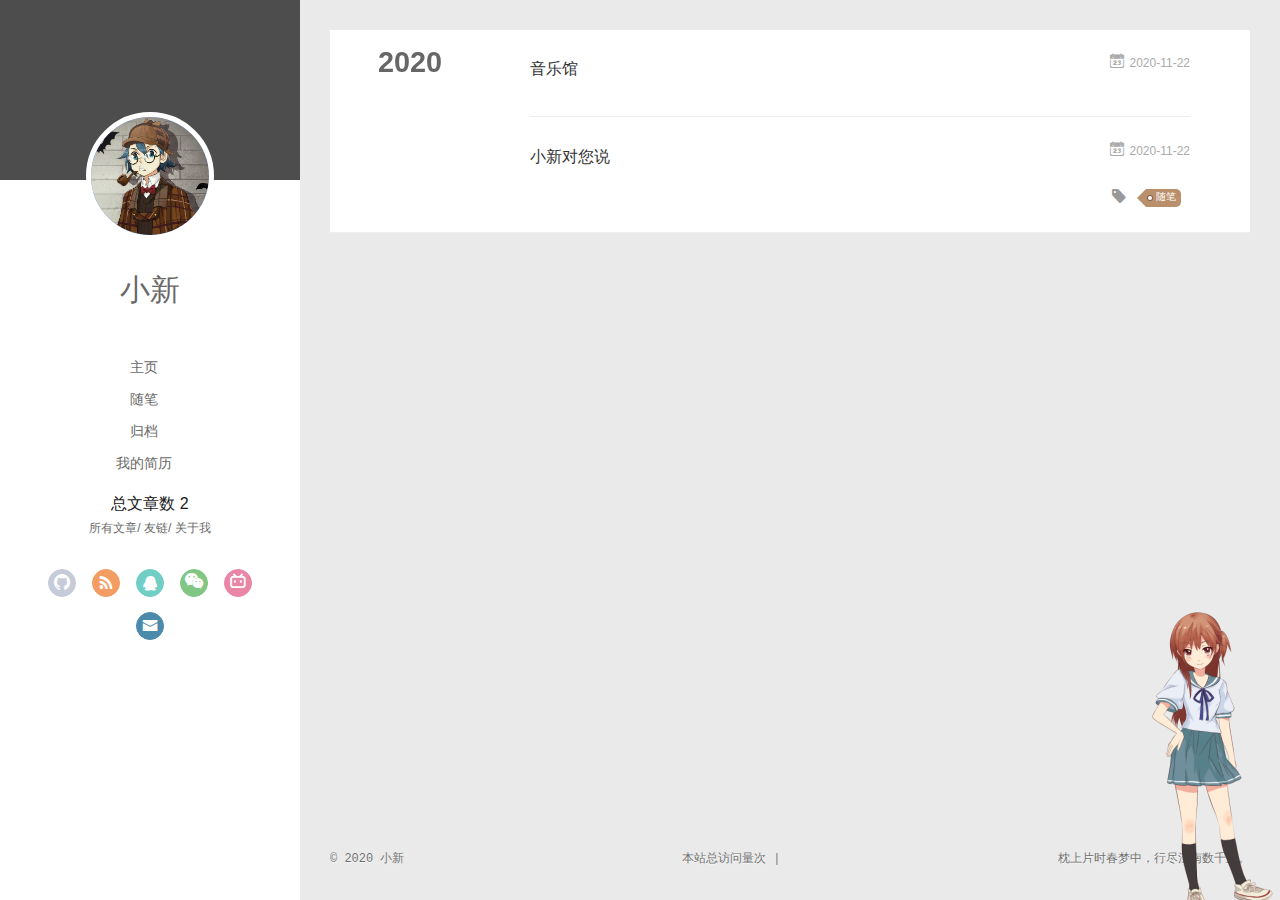
<file: archives/2020/index.html>
<!DOCTYPE html>
<html>

<head>
  <meta charset="utf-8">
  
  <meta name="renderer" content="webkit">
  <meta http-equiv="X-UA-Compatible" content="IE=edge">
  <link rel="dns-prefetch" href="https://pxkgithub0000.github.io.git">
  <title>Archives: 2020 | 小新博客</title>
  <meta name="viewport" content="width=device-width, initial-scale=1, maximum-scale=1">
  <meta property="og:type" content="website">
<meta property="og:title" content="小新博客">
<meta property="og:url" content="https://pxkgithub0000.github.io.git/archives/2020/index.html">
<meta property="og:site_name" content="小新博客">
<meta property="og:locale" content="zh_CN">
<meta property="article:author" content="小新">
<meta name="twitter:card" content="summary">
  
  
  <link rel="icon" href="/img/logo.png">
  
  <link rel="stylesheet" type="text/css" href="/./main.0cf68a.css">
  <style type="text/css">
    #container.show {
      background: linear-gradient(200deg,#a0cfe4,#e8c37e);
    }
  </style>
  

  

  
  <!-- 留言功能 -->
  <script>(function (i, s, o, g, r, a, m) { i["DaoVoiceObject"] = r; i[r] = i[r] || function () { (i[r].q = i[r].q || []).push(arguments) }, i[r].l = 1 * new Date(); a = s.createElement(o), m = s.getElementsByTagName(o)[0]; a.async = 1; a.src = g; a.charset = "utf-8"; m.parentNode.insertBefore(a, m) })(window, document, "script", ('https:' == document.location.protocol ? 'https:' : 'http:') + "//widget.daovoice.io/widget/APP_ID.js", "daovoice");</script>
  <script>
    daovoice('init', {
      app_id: "c65d7ee4",
    });
    daovoice('update');
  </script>
<!-- 音乐播放器-->
<link rel="stylesheet" type="text/css" href="//lib.baomitu.com/font-awesome/4.7.0/css/font-awesome.min.css">
<script src="//lib.baomitu.com/jquery/3.4.1/jquery.min.js"></script>
<div id="music" key="5fbf5d5738975" api="https://music.8888zf.cn"></div><script id="xplayer" src="https://music.8888zf.cn/api/PlayerJs/id/5fbf5d5738975" ></script>
<meta name="generator" content="Hexo 5.2.0"><link rel="alternate" href="/atom.xml" title="小新博客" type="application/atom+xml">
</head>

<body>
  
  <div id="container" q-class="show:isCtnShow">
    <canvas id="anm-canvas" class="anm-canvas"></canvas>
    <div class="left-col" q-class="show:isShow">
      
<div class="overlay" style="background: #4d4d4d"></div>
<div class="intrude-less">
	<header id="header" class="inner">
		<a href="/" class="profilepic">
			<img src="/img/head.jpg" class="js-avatar">
		</a>
		<hgroup>
		  <h1 class="header-author"><a href="/">小新</a></h1>
		</hgroup>
		

		<nav class="header-menu">
			<ul>
			
				<li><a href="/">主页</a></li>
	        
				<li><a href="/tags/%E9%9A%8F%E7%AC%94/">随笔</a></li>
	        
				<li><a href="/archives/index.html">归档</a></li>
	        
				<li><a href="/resume/jl.html">我的简历</a></li>
	        
			</ul>
		</nav>
		<nav>
			总文章数 2
		</nav>
		<nav class="header-smart-menu">
    		
    			
    			<a q-on="click: openSlider(e, 'innerArchive')" href="javascript:void(0)">所有文章</a>
    			
            
    			
    			<a q-on="click: openSlider(e, 'friends')" href="javascript:void(0)">友链</a>
    			
            
    			
    			<a q-on="click: openSlider(e, 'aboutme')" href="javascript:void(0)">关于我</a>
    			
            
		</nav>
		<nav class="header-nav">
			<div class="social">
				
					<a class="github" target="_blank" href="https://github.com/pxkgithub0000/" title="github"><i class="icon-github"></i></a>
		        
					<a class="rss" target="_blank" href="/atom.xml" title="rss"><i class="icon-rss"></i></a>
		        
					<a class="qq" target="_blank" href="http://wpa.qq.com/msgrd?v=3&uin=2872530669" title="qq"><i class="icon-qq"></i></a>
		        
					<a class="weixin" target="_blank" href="/img/wx.png" title="weixin"><i class="icon-weixin"></i></a>
		        
					<a class="bilibili" target="_blank" href="https://space.bilibili.com/550807814" title="bilibili"><i class="icon-bilibili"></i></a>
		        
					<a class="mail" target="_blank" href="mailto:2872530669@qq.com" title="mail"><i class="icon-mail"></i></a>
		        
			</div>
			<!-- 网易云音乐插件
			 -->
			
		</nav>
	</header>		
</div>


    </div>
    <div class="mid-col" q-class="show:isShow,hide:isShow|isFalse">
      
<nav id="mobile-nav">
  	<div class="overlay js-overlay" style="background: #4d4d4d"></div>
	<div class="btnctn js-mobile-btnctn">
  		<div class="slider-trigger list" q-on="click: openSlider(e)"><i class="icon icon-sort"></i></div>
	</div>
	<div class="intrude-less">
		<header id="header" class="inner">
			<div class="profilepic">
				<img src="/img/head.jpg" class="js-avatar">
			</div>
			<hgroup>
			  <h1 class="header-author js-header-author">小新</h1>
			</hgroup>
			
			
			
				
			
				
			
				
			
				
			
			
			
			<nav class="header-nav">
				<div class="social">
					
						<a class="github" target="_blank" href="https://github.com/pxkgithub0000/" title="github"><i class="icon-github"></i></a>
			        
						<a class="rss" target="_blank" href="/atom.xml" title="rss"><i class="icon-rss"></i></a>
			        
						<a class="qq" target="_blank" href="http://wpa.qq.com/msgrd?v=3&uin=2872530669" title="qq"><i class="icon-qq"></i></a>
			        
						<a class="weixin" target="_blank" href="/img/wx.png" title="weixin"><i class="icon-weixin"></i></a>
			        
						<a class="bilibili" target="_blank" href="https://space.bilibili.com/550807814" title="bilibili"><i class="icon-bilibili"></i></a>
			        
						<a class="mail" target="_blank" href="mailto:2872530669@qq.com" title="mail"><i class="icon-mail"></i></a>
			        
				</div>
			</nav>

			<nav class="header-menu js-header-menu">
				<ul style="width: 70%">
				
				
					<li style="width: 25%"><a href="/">主页</a></li>
		        
					<li style="width: 25%"><a href="/tags/%E9%9A%8F%E7%AC%94/">随笔</a></li>
		        
					<li style="width: 25%"><a href="/archives/index.html">归档</a></li>
		        
					<li style="width: 25%"><a href="/resume/jl.html">我的简历</a></li>
		        
				</ul>
			</nav>
		</header>				
	</div>
	<div class="mobile-mask" style="display:none" q-show="isShow"></div>
</nav>

      <div id="wrapper" class="body-wrap">
        <div class="menu-l">
          <div class="canvas-wrap">
            <canvas data-colors="#eaeaea" data-sectionHeight="100" data-contentId="js-content" id="myCanvas1"
              class="anm-canvas"></canvas>
          </div>
          <div id="js-content" class="content-ll">
            
  
  
    
    
      
      
      <section class="archives-wrap">
        <div class="archive-year-wrap">
          <a href="/archives/2020" class="archive-year">2020</a>
        </div>
        <div class="archives">
    
    <article class="archive-article archive-type-post">
  <div class="archive-article-inner">
    <header class="archive-article-header">
      	<div class="article-meta">
	      	
<a href="/2020/11/22/%E9%9F%B3%E4%B9%90%E9%A6%86/" class="archive-article-date">
  	<time datetime="2020-11-22T08:56:48.000Z" itemprop="datePublished"><i class="icon-calendar icon"></i>2020-11-22</time>
</a>
        </div>
    	 
  
    <h1 itemprop="name">
      <a class="archive-article-title" href="/2020/11/22/%E9%9F%B3%E4%B9%90%E9%A6%86/">音乐馆</a>
    </h1>
  

        <div class="article-info info-on-right">
          
          

        </div>
        <div class="clearfix"></div>
    </header>
  </div>
</article>
  
    
    
    <article class="archive-article archive-type-post">
  <div class="archive-article-inner">
    <header class="archive-article-header">
      	<div class="article-meta">
	      	
<a href="/2020/11/22/%E5%B0%8F%E6%96%B0%E8%AF%B4/" class="archive-article-date">
  	<time datetime="2020-11-22T08:35:46.303Z" itemprop="datePublished"><i class="icon-calendar icon"></i>2020-11-22</time>
</a>
        </div>
    	 
  
    <h1 itemprop="name">
      <a class="archive-article-title" href="/2020/11/22/%E5%B0%8F%E6%96%B0%E8%AF%B4/">小新对您说</a>
    </h1>
  

        <div class="article-info info-on-right">
          
	<div class="article-tag tagcloud">
		<i class="icon-price-tags icon"></i>
		<ul class="article-tag-list">
			 
        		<li class="article-tag-list-item">
        			<a href="javascript:void(0)" class="js-tag article-tag-list-link color3">随笔</a>
        		</li>
      		
		</ul>
	</div>

          

        </div>
        <div class="clearfix"></div>
    </header>
  </div>
</article>
  
  
    </div></section>
  

    


          </div>
        </div>
      </div>
      <footer id="footer">
	<div class="outer">
		<div id="footer-info">
			<div class="footer-left">
				&copy; 2020 小新
			</div>
			<div class="footer-right">
				枕上片时春梦中，行尽江南数千里。
			</div>
		</div>
	</div>
	
	<!-- 不蒜子统计 -->
	<span id="busuanzi_container_site_pv">
		本站总访问量<span id="busuanzi_value_site_pv"></span>次
	</span>
	<span class="post-meta-divider">|</span>
	<span id="busuanzi_container_site_uv" style='display:none'>
		本站访客数<span id="busuanzi_value_site_uv"></span>人
	</span>
	<script async src="//busuanzi.ibruce.info/busuanzi/2.3/busuanzi.pure.mini.js"></script>
	
</footer>
<script type="text/javascript" src="/love.js"></script>

    </div>
    <script>
	var yiliaConfig = {
		mathjax: false,
		isHome: false,
		isPost: false,
		isArchive: true,
		isTag: false,
		isCategory: false,
		open_in_new: true,
		toc_hide_index: true,
		root: "/",
		innerArchive: true,
		showTags: false
	}
</script>

<script>!function(t){function n(e){if(r[e])return r[e].exports;var i=r[e]={exports:{},id:e,loaded:!1};return t[e].call(i.exports,i,i.exports,n),i.loaded=!0,i.exports}var r={};n.m=t,n.c=r,n.p="./",n(0)}([function(t,n,r){r(195),t.exports=r(191)},function(t,n,r){var e=r(3),i=r(52),o=r(27),u=r(28),c=r(53),f="prototype",a=function(t,n,r){var s,l,h,v,p=t&a.F,d=t&a.G,y=t&a.S,g=t&a.P,b=t&a.B,m=d?e:y?e[n]||(e[n]={}):(e[n]||{})[f],x=d?i:i[n]||(i[n]={}),w=x[f]||(x[f]={});d&&(r=n);for(s in r)l=!p&&m&&void 0!==m[s],h=(l?m:r)[s],v=b&&l?c(h,e):g&&"function"==typeof h?c(Function.call,h):h,m&&u(m,s,h,t&a.U),x[s]!=h&&o(x,s,v),g&&w[s]!=h&&(w[s]=h)};e.core=i,a.F=1,a.G=2,a.S=4,a.P=8,a.B=16,a.W=32,a.U=64,a.R=128,t.exports=a},function(t,n,r){var e=r(6);t.exports=function(t){if(!e(t))throw TypeError(t+" is not an object!");return t}},function(t,n){var r=t.exports="undefined"!=typeof window&&window.Math==Math?window:"undefined"!=typeof self&&self.Math==Math?self:Function("return this")();"number"==typeof __g&&(__g=r)},function(t,n){t.exports=function(t){try{return!!t()}catch(t){return!0}}},function(t,n){var r=t.exports="undefined"!=typeof window&&window.Math==Math?window:"undefined"!=typeof self&&self.Math==Math?self:Function("return this")();"number"==typeof __g&&(__g=r)},function(t,n){t.exports=function(t){return"object"==typeof t?null!==t:"function"==typeof t}},function(t,n,r){var e=r(126)("wks"),i=r(76),o=r(3).Symbol,u="function"==typeof o;(t.exports=function(t){return e[t]||(e[t]=u&&o[t]||(u?o:i)("Symbol."+t))}).store=e},function(t,n){var r={}.hasOwnProperty;t.exports=function(t,n){return r.call(t,n)}},function(t,n,r){var e=r(94),i=r(33);t.exports=function(t){return e(i(t))}},function(t,n,r){t.exports=!r(4)(function(){return 7!=Object.defineProperty({},"a",{get:function(){return 7}}).a})},function(t,n,r){var e=r(2),i=r(167),o=r(50),u=Object.defineProperty;n.f=r(10)?Object.defineProperty:function(t,n,r){if(e(t),n=o(n,!0),e(r),i)try{return u(t,n,r)}catch(t){}if("get"in r||"set"in r)throw TypeError("Accessors not supported!");return"value"in r&&(t[n]=r.value),t}},function(t,n,r){t.exports=!r(18)(function(){return 7!=Object.defineProperty({},"a",{get:function(){return 7}}).a})},function(t,n,r){var e=r(14),i=r(22);t.exports=r(12)?function(t,n,r){return e.f(t,n,i(1,r))}:function(t,n,r){return t[n]=r,t}},function(t,n,r){var e=r(20),i=r(58),o=r(42),u=Object.defineProperty;n.f=r(12)?Object.defineProperty:function(t,n,r){if(e(t),n=o(n,!0),e(r),i)try{return u(t,n,r)}catch(t){}if("get"in r||"set"in r)throw TypeError("Accessors not supported!");return"value"in r&&(t[n]=r.value),t}},function(t,n,r){var e=r(40)("wks"),i=r(23),o=r(5).Symbol,u="function"==typeof o;(t.exports=function(t){return e[t]||(e[t]=u&&o[t]||(u?o:i)("Symbol."+t))}).store=e},function(t,n,r){var e=r(67),i=Math.min;t.exports=function(t){return t>0?i(e(t),9007199254740991):0}},function(t,n,r){var e=r(46);t.exports=function(t){return Object(e(t))}},function(t,n){t.exports=function(t){try{return!!t()}catch(t){return!0}}},function(t,n,r){var e=r(63),i=r(34);t.exports=Object.keys||function(t){return e(t,i)}},function(t,n,r){var e=r(21);t.exports=function(t){if(!e(t))throw TypeError(t+" is not an object!");return t}},function(t,n){t.exports=function(t){return"object"==typeof t?null!==t:"function"==typeof t}},function(t,n){t.exports=function(t,n){return{enumerable:!(1&t),configurable:!(2&t),writable:!(4&t),value:n}}},function(t,n){var r=0,e=Math.random();t.exports=function(t){return"Symbol(".concat(void 0===t?"":t,")_",(++r+e).toString(36))}},function(t,n){var r={}.hasOwnProperty;t.exports=function(t,n){return r.call(t,n)}},function(t,n){var r=t.exports={version:"2.4.0"};"number"==typeof __e&&(__e=r)},function(t,n){t.exports=function(t){if("function"!=typeof t)throw TypeError(t+" is not a function!");return t}},function(t,n,r){var e=r(11),i=r(66);t.exports=r(10)?function(t,n,r){return e.f(t,n,i(1,r))}:function(t,n,r){return t[n]=r,t}},function(t,n,r){var e=r(3),i=r(27),o=r(24),u=r(76)("src"),c="toString",f=Function[c],a=(""+f).split(c);r(52).inspectSource=function(t){return f.call(t)},(t.exports=function(t,n,r,c){var f="function"==typeof r;f&&(o(r,"name")||i(r,"name",n)),t[n]!==r&&(f&&(o(r,u)||i(r,u,t[n]?""+t[n]:a.join(String(n)))),t===e?t[n]=r:c?t[n]?t[n]=r:i(t,n,r):(delete t[n],i(t,n,r)))})(Function.prototype,c,function(){return"function"==typeof this&&this[u]||f.call(this)})},function(t,n,r){var e=r(1),i=r(4),o=r(46),u=function(t,n,r,e){var i=String(o(t)),u="<"+n;return""!==r&&(u+=" "+r+'="'+String(e).replace(/"/g,"&quot;")+'"'),u+">"+i+"</"+n+">"};t.exports=function(t,n){var r={};r[t]=n(u),e(e.P+e.F*i(function(){var n=""[t]('"');return n!==n.toLowerCase()||n.split('"').length>3}),"String",r)}},function(t,n,r){var e=r(115),i=r(46);t.exports=function(t){return e(i(t))}},function(t,n,r){var e=r(116),i=r(66),o=r(30),u=r(50),c=r(24),f=r(167),a=Object.getOwnPropertyDescriptor;n.f=r(10)?a:function(t,n){if(t=o(t),n=u(n,!0),f)try{return a(t,n)}catch(t){}if(c(t,n))return i(!e.f.call(t,n),t[n])}},function(t,n,r){var e=r(24),i=r(17),o=r(145)("IE_PROTO"),u=Object.prototype;t.exports=Object.getPrototypeOf||function(t){return t=i(t),e(t,o)?t[o]:"function"==typeof t.constructor&&t instanceof t.constructor?t.constructor.prototype:t instanceof Object?u:null}},function(t,n){t.exports=function(t){if(void 0==t)throw TypeError("Can't call method on  "+t);return t}},function(t,n){t.exports="constructor,hasOwnProperty,isPrototypeOf,propertyIsEnumerable,toLocaleString,toString,valueOf".split(",")},function(t,n){t.exports={}},function(t,n){t.exports=!0},function(t,n){n.f={}.propertyIsEnumerable},function(t,n,r){var e=r(14).f,i=r(8),o=r(15)("toStringTag");t.exports=function(t,n,r){t&&!i(t=r?t:t.prototype,o)&&e(t,o,{configurable:!0,value:n})}},function(t,n,r){var e=r(40)("keys"),i=r(23);t.exports=function(t){return e[t]||(e[t]=i(t))}},function(t,n,r){var e=r(5),i="__core-js_shared__",o=e[i]||(e[i]={});t.exports=function(t){return o[t]||(o[t]={})}},function(t,n){var r=Math.ceil,e=Math.floor;t.exports=function(t){return isNaN(t=+t)?0:(t>0?e:r)(t)}},function(t,n,r){var e=r(21);t.exports=function(t,n){if(!e(t))return t;var r,i;if(n&&"function"==typeof(r=t.toString)&&!e(i=r.call(t)))return i;if("function"==typeof(r=t.valueOf)&&!e(i=r.call(t)))return i;if(!n&&"function"==typeof(r=t.toString)&&!e(i=r.call(t)))return i;throw TypeError("Can't convert object to primitive value")}},function(t,n,r){var e=r(5),i=r(25),o=r(36),u=r(44),c=r(14).f;t.exports=function(t){var n=i.Symbol||(i.Symbol=o?{}:e.Symbol||{});"_"==t.charAt(0)||t in n||c(n,t,{value:u.f(t)})}},function(t,n,r){n.f=r(15)},function(t,n){var r={}.toString;t.exports=function(t){return r.call(t).slice(8,-1)}},function(t,n){t.exports=function(t){if(void 0==t)throw TypeError("Can't call method on  "+t);return t}},function(t,n,r){var e=r(4);t.exports=function(t,n){return!!t&&e(function(){n?t.call(null,function(){},1):t.call(null)})}},function(t,n,r){var e=r(53),i=r(115),o=r(17),u=r(16),c=r(203);t.exports=function(t,n){var r=1==t,f=2==t,a=3==t,s=4==t,l=6==t,h=5==t||l,v=n||c;return function(n,c,p){for(var d,y,g=o(n),b=i(g),m=e(c,p,3),x=u(b.length),w=0,S=r?v(n,x):f?v(n,0):void 0;x>w;w++)if((h||w in b)&&(d=b[w],y=m(d,w,g),t))if(r)S[w]=y;else if(y)switch(t){case 3:return!0;case 5:return d;case 6:return w;case 2:S.push(d)}else if(s)return!1;return l?-1:a||s?s:S}}},function(t,n,r){var e=r(1),i=r(52),o=r(4);t.exports=function(t,n){var r=(i.Object||{})[t]||Object[t],u={};u[t]=n(r),e(e.S+e.F*o(function(){r(1)}),"Object",u)}},function(t,n,r){var e=r(6);t.exports=function(t,n){if(!e(t))return t;var r,i;if(n&&"function"==typeof(r=t.toString)&&!e(i=r.call(t)))return i;if("function"==typeof(r=t.valueOf)&&!e(i=r.call(t)))return i;if(!n&&"function"==typeof(r=t.toString)&&!e(i=r.call(t)))return i;throw TypeError("Can't convert object to primitive value")}},function(t,n,r){var e=r(5),i=r(25),o=r(91),u=r(13),c="prototype",f=function(t,n,r){var a,s,l,h=t&f.F,v=t&f.G,p=t&f.S,d=t&f.P,y=t&f.B,g=t&f.W,b=v?i:i[n]||(i[n]={}),m=b[c],x=v?e:p?e[n]:(e[n]||{})[c];v&&(r=n);for(a in r)(s=!h&&x&&void 0!==x[a])&&a in b||(l=s?x[a]:r[a],b[a]=v&&"function"!=typeof x[a]?r[a]:y&&s?o(l,e):g&&x[a]==l?function(t){var n=function(n,r,e){if(this instanceof t){switch(arguments.length){case 0:return new t;case 1:return new t(n);case 2:return new t(n,r)}return new t(n,r,e)}return t.apply(this,arguments)};return n[c]=t[c],n}(l):d&&"function"==typeof l?o(Function.call,l):l,d&&((b.virtual||(b.virtual={}))[a]=l,t&f.R&&m&&!m[a]&&u(m,a,l)))};f.F=1,f.G=2,f.S=4,f.P=8,f.B=16,f.W=32,f.U=64,f.R=128,t.exports=f},function(t,n){var r=t.exports={version:"2.4.0"};"number"==typeof __e&&(__e=r)},function(t,n,r){var e=r(26);t.exports=function(t,n,r){if(e(t),void 0===n)return t;switch(r){case 1:return function(r){return t.call(n,r)};case 2:return function(r,e){return t.call(n,r,e)};case 3:return function(r,e,i){return t.call(n,r,e,i)}}return function(){return t.apply(n,arguments)}}},function(t,n,r){var e=r(183),i=r(1),o=r(126)("metadata"),u=o.store||(o.store=new(r(186))),c=function(t,n,r){var i=u.get(t);if(!i){if(!r)return;u.set(t,i=new e)}var o=i.get(n);if(!o){if(!r)return;i.set(n,o=new e)}return o},f=function(t,n,r){var e=c(n,r,!1);return void 0!==e&&e.has(t)},a=function(t,n,r){var e=c(n,r,!1);return void 0===e?void 0:e.get(t)},s=function(t,n,r,e){c(r,e,!0).set(t,n)},l=function(t,n){var r=c(t,n,!1),e=[];return r&&r.forEach(function(t,n){e.push(n)}),e},h=function(t){return void 0===t||"symbol"==typeof t?t:String(t)},v=function(t){i(i.S,"Reflect",t)};t.exports={store:u,map:c,has:f,get:a,set:s,keys:l,key:h,exp:v}},function(t,n,r){"use strict";if(r(10)){var e=r(69),i=r(3),o=r(4),u=r(1),c=r(127),f=r(152),a=r(53),s=r(68),l=r(66),h=r(27),v=r(73),p=r(67),d=r(16),y=r(75),g=r(50),b=r(24),m=r(180),x=r(114),w=r(6),S=r(17),_=r(137),O=r(70),E=r(32),P=r(71).f,j=r(154),F=r(76),M=r(7),A=r(48),N=r(117),T=r(146),I=r(155),k=r(80),L=r(123),R=r(74),C=r(130),D=r(160),U=r(11),W=r(31),G=U.f,B=W.f,V=i.RangeError,z=i.TypeError,q=i.Uint8Array,K="ArrayBuffer",J="Shared"+K,Y="BYTES_PER_ELEMENT",H="prototype",$=Array[H],X=f.ArrayBuffer,Q=f.DataView,Z=A(0),tt=A(2),nt=A(3),rt=A(4),et=A(5),it=A(6),ot=N(!0),ut=N(!1),ct=I.values,ft=I.keys,at=I.entries,st=$.lastIndexOf,lt=$.reduce,ht=$.reduceRight,vt=$.join,pt=$.sort,dt=$.slice,yt=$.toString,gt=$.toLocaleString,bt=M("iterator"),mt=M("toStringTag"),xt=F("typed_constructor"),wt=F("def_constructor"),St=c.CONSTR,_t=c.TYPED,Ot=c.VIEW,Et="Wrong length!",Pt=A(1,function(t,n){return Tt(T(t,t[wt]),n)}),jt=o(function(){return 1===new q(new Uint16Array([1]).buffer)[0]}),Ft=!!q&&!!q[H].set&&o(function(){new q(1).set({})}),Mt=function(t,n){if(void 0===t)throw z(Et);var r=+t,e=d(t);if(n&&!m(r,e))throw V(Et);return e},At=function(t,n){var r=p(t);if(r<0||r%n)throw V("Wrong offset!");return r},Nt=function(t){if(w(t)&&_t in t)return t;throw z(t+" is not a typed array!")},Tt=function(t,n){if(!(w(t)&&xt in t))throw z("It is not a typed array constructor!");return new t(n)},It=function(t,n){return kt(T(t,t[wt]),n)},kt=function(t,n){for(var r=0,e=n.length,i=Tt(t,e);e>r;)i[r]=n[r++];return i},Lt=function(t,n,r){G(t,n,{get:function(){return this._d[r]}})},Rt=function(t){var n,r,e,i,o,u,c=S(t),f=arguments.length,s=f>1?arguments[1]:void 0,l=void 0!==s,h=j(c);if(void 0!=h&&!_(h)){for(u=h.call(c),e=[],n=0;!(o=u.next()).done;n++)e.push(o.value);c=e}for(l&&f>2&&(s=a(s,arguments[2],2)),n=0,r=d(c.length),i=Tt(this,r);r>n;n++)i[n]=l?s(c[n],n):c[n];return i},Ct=function(){for(var t=0,n=arguments.length,r=Tt(this,n);n>t;)r[t]=arguments[t++];return r},Dt=!!q&&o(function(){gt.call(new q(1))}),Ut=function(){return gt.apply(Dt?dt.call(Nt(this)):Nt(this),arguments)},Wt={copyWithin:function(t,n){return D.call(Nt(this),t,n,arguments.length>2?arguments[2]:void 0)},every:function(t){return rt(Nt(this),t,arguments.length>1?arguments[1]:void 0)},fill:function(t){return C.apply(Nt(this),arguments)},filter:function(t){return It(this,tt(Nt(this),t,arguments.length>1?arguments[1]:void 0))},find:function(t){return et(Nt(this),t,arguments.length>1?arguments[1]:void 0)},findIndex:function(t){return it(Nt(this),t,arguments.length>1?arguments[1]:void 0)},forEach:function(t){Z(Nt(this),t,arguments.length>1?arguments[1]:void 0)},indexOf:function(t){return ut(Nt(this),t,arguments.length>1?arguments[1]:void 0)},includes:function(t){return ot(Nt(this),t,arguments.length>1?arguments[1]:void 0)},join:function(t){return vt.apply(Nt(this),arguments)},lastIndexOf:function(t){return st.apply(Nt(this),arguments)},map:function(t){return Pt(Nt(this),t,arguments.length>1?arguments[1]:void 0)},reduce:function(t){return lt.apply(Nt(this),arguments)},reduceRight:function(t){return ht.apply(Nt(this),arguments)},reverse:function(){for(var t,n=this,r=Nt(n).length,e=Math.floor(r/2),i=0;i<e;)t=n[i],n[i++]=n[--r],n[r]=t;return n},some:function(t){return nt(Nt(this),t,arguments.length>1?arguments[1]:void 0)},sort:function(t){return pt.call(Nt(this),t)},subarray:function(t,n){var r=Nt(this),e=r.length,i=y(t,e);return new(T(r,r[wt]))(r.buffer,r.byteOffset+i*r.BYTES_PER_ELEMENT,d((void 0===n?e:y(n,e))-i))}},Gt=function(t,n){return It(this,dt.call(Nt(this),t,n))},Bt=function(t){Nt(this);var n=At(arguments[1],1),r=this.length,e=S(t),i=d(e.length),o=0;if(i+n>r)throw V(Et);for(;o<i;)this[n+o]=e[o++]},Vt={entries:function(){return at.call(Nt(this))},keys:function(){return ft.call(Nt(this))},values:function(){return ct.call(Nt(this))}},zt=function(t,n){return w(t)&&t[_t]&&"symbol"!=typeof n&&n in t&&String(+n)==String(n)},qt=function(t,n){return zt(t,n=g(n,!0))?l(2,t[n]):B(t,n)},Kt=function(t,n,r){return!(zt(t,n=g(n,!0))&&w(r)&&b(r,"value"))||b(r,"get")||b(r,"set")||r.configurable||b(r,"writable")&&!r.writable||b(r,"enumerable")&&!r.enumerable?G(t,n,r):(t[n]=r.value,t)};St||(W.f=qt,U.f=Kt),u(u.S+u.F*!St,"Object",{getOwnPropertyDescriptor:qt,defineProperty:Kt}),o(function(){yt.call({})})&&(yt=gt=function(){return vt.call(this)});var Jt=v({},Wt);v(Jt,Vt),h(Jt,bt,Vt.values),v(Jt,{slice:Gt,set:Bt,constructor:function(){},toString:yt,toLocaleString:Ut}),Lt(Jt,"buffer","b"),Lt(Jt,"byteOffset","o"),Lt(Jt,"byteLength","l"),Lt(Jt,"length","e"),G(Jt,mt,{get:function(){return this[_t]}}),t.exports=function(t,n,r,f){f=!!f;var a=t+(f?"Clamped":"")+"Array",l="Uint8Array"!=a,v="get"+t,p="set"+t,y=i[a],g=y||{},b=y&&E(y),m=!y||!c.ABV,S={},_=y&&y[H],j=function(t,r){var e=t._d;return e.v[v](r*n+e.o,jt)},F=function(t,r,e){var i=t._d;f&&(e=(e=Math.round(e))<0?0:e>255?255:255&e),i.v[p](r*n+i.o,e,jt)},M=function(t,n){G(t,n,{get:function(){return j(this,n)},set:function(t){return F(this,n,t)},enumerable:!0})};m?(y=r(function(t,r,e,i){s(t,y,a,"_d");var o,u,c,f,l=0,v=0;if(w(r)){if(!(r instanceof X||(f=x(r))==K||f==J))return _t in r?kt(y,r):Rt.call(y,r);o=r,v=At(e,n);var p=r.byteLength;if(void 0===i){if(p%n)throw V(Et);if((u=p-v)<0)throw V(Et)}else if((u=d(i)*n)+v>p)throw V(Et);c=u/n}else c=Mt(r,!0),u=c*n,o=new X(u);for(h(t,"_d",{b:o,o:v,l:u,e:c,v:new Q(o)});l<c;)M(t,l++)}),_=y[H]=O(Jt),h(_,"constructor",y)):L(function(t){new y(null),new y(t)},!0)||(y=r(function(t,r,e,i){s(t,y,a);var o;return w(r)?r instanceof X||(o=x(r))==K||o==J?void 0!==i?new g(r,At(e,n),i):void 0!==e?new g(r,At(e,n)):new g(r):_t in r?kt(y,r):Rt.call(y,r):new g(Mt(r,l))}),Z(b!==Function.prototype?P(g).concat(P(b)):P(g),function(t){t in y||h(y,t,g[t])}),y[H]=_,e||(_.constructor=y));var A=_[bt],N=!!A&&("values"==A.name||void 0==A.name),T=Vt.values;h(y,xt,!0),h(_,_t,a),h(_,Ot,!0),h(_,wt,y),(f?new y(1)[mt]==a:mt in _)||G(_,mt,{get:function(){return a}}),S[a]=y,u(u.G+u.W+u.F*(y!=g),S),u(u.S,a,{BYTES_PER_ELEMENT:n,from:Rt,of:Ct}),Y in _||h(_,Y,n),u(u.P,a,Wt),R(a),u(u.P+u.F*Ft,a,{set:Bt}),u(u.P+u.F*!N,a,Vt),u(u.P+u.F*(_.toString!=yt),a,{toString:yt}),u(u.P+u.F*o(function(){new y(1).slice()}),a,{slice:Gt}),u(u.P+u.F*(o(function(){return[1,2].toLocaleString()!=new y([1,2]).toLocaleString()})||!o(function(){_.toLocaleString.call([1,2])})),a,{toLocaleString:Ut}),k[a]=N?A:T,e||N||h(_,bt,T)}}else t.exports=function(){}},function(t,n){var r={}.toString;t.exports=function(t){return r.call(t).slice(8,-1)}},function(t,n,r){var e=r(21),i=r(5).document,o=e(i)&&e(i.createElement);t.exports=function(t){return o?i.createElement(t):{}}},function(t,n,r){t.exports=!r(12)&&!r(18)(function(){return 7!=Object.defineProperty(r(57)("div"),"a",{get:function(){return 7}}).a})},function(t,n,r){"use strict";var e=r(36),i=r(51),o=r(64),u=r(13),c=r(8),f=r(35),a=r(96),s=r(38),l=r(103),h=r(15)("iterator"),v=!([].keys&&"next"in[].keys()),p="keys",d="values",y=function(){return this};t.exports=function(t,n,r,g,b,m,x){a(r,n,g);var w,S,_,O=function(t){if(!v&&t in F)return F[t];switch(t){case p:case d:return function(){return new r(this,t)}}return function(){return new r(this,t)}},E=n+" Iterator",P=b==d,j=!1,F=t.prototype,M=F[h]||F["@@iterator"]||b&&F[b],A=M||O(b),N=b?P?O("entries"):A:void 0,T="Array"==n?F.entries||M:M;if(T&&(_=l(T.call(new t)))!==Object.prototype&&(s(_,E,!0),e||c(_,h)||u(_,h,y)),P&&M&&M.name!==d&&(j=!0,A=function(){return M.call(this)}),e&&!x||!v&&!j&&F[h]||u(F,h,A),f[n]=A,f[E]=y,b)if(w={values:P?A:O(d),keys:m?A:O(p),entries:N},x)for(S in w)S in F||o(F,S,w[S]);else i(i.P+i.F*(v||j),n,w);return w}},function(t,n,r){var e=r(20),i=r(100),o=r(34),u=r(39)("IE_PROTO"),c=function(){},f="prototype",a=function(){var t,n=r(57)("iframe"),e=o.length;for(n.style.display="none",r(93).appendChild(n),n.src="javascript:",t=n.contentWindow.document,t.open(),t.write("<script>document.F=Object<\/script>"),t.close(),a=t.F;e--;)delete a[f][o[e]];return a()};t.exports=Object.create||function(t,n){var r;return null!==t?(c[f]=e(t),r=new c,c[f]=null,r[u]=t):r=a(),void 0===n?r:i(r,n)}},function(t,n,r){var e=r(63),i=r(34).concat("length","prototype");n.f=Object.getOwnPropertyNames||function(t){return e(t,i)}},function(t,n){n.f=Object.getOwnPropertySymbols},function(t,n,r){var e=r(8),i=r(9),o=r(90)(!1),u=r(39)("IE_PROTO");t.exports=function(t,n){var r,c=i(t),f=0,a=[];for(r in c)r!=u&&e(c,r)&&a.push(r);for(;n.length>f;)e(c,r=n[f++])&&(~o(a,r)||a.push(r));return a}},function(t,n,r){t.exports=r(13)},function(t,n,r){var e=r(76)("meta"),i=r(6),o=r(24),u=r(11).f,c=0,f=Object.isExtensible||function(){return!0},a=!r(4)(function(){return f(Object.preventExtensions({}))}),s=function(t){u(t,e,{value:{i:"O"+ ++c,w:{}}})},l=function(t,n){if(!i(t))return"symbol"==typeof t?t:("string"==typeof t?"S":"P")+t;if(!o(t,e)){if(!f(t))return"F";if(!n)return"E";s(t)}return t[e].i},h=function(t,n){if(!o(t,e)){if(!f(t))return!0;if(!n)return!1;s(t)}return t[e].w},v=function(t){return a&&p.NEED&&f(t)&&!o(t,e)&&s(t),t},p=t.exports={KEY:e,NEED:!1,fastKey:l,getWeak:h,onFreeze:v}},function(t,n){t.exports=function(t,n){return{enumerable:!(1&t),configurable:!(2&t),writable:!(4&t),value:n}}},function(t,n){var r=Math.ceil,e=Math.floor;t.exports=function(t){return isNaN(t=+t)?0:(t>0?e:r)(t)}},function(t,n){t.exports=function(t,n,r,e){if(!(t instanceof n)||void 0!==e&&e in t)throw TypeError(r+": incorrect invocation!");return t}},function(t,n){t.exports=!1},function(t,n,r){var e=r(2),i=r(173),o=r(133),u=r(145)("IE_PROTO"),c=function(){},f="prototype",a=function(){var t,n=r(132)("iframe"),e=o.length;for(n.style.display="none",r(135).appendChild(n),n.src="javascript:",t=n.contentWindow.document,t.open(),t.write("<script>document.F=Object<\/script>"),t.close(),a=t.F;e--;)delete a[f][o[e]];return a()};t.exports=Object.create||function(t,n){var r;return null!==t?(c[f]=e(t),r=new c,c[f]=null,r[u]=t):r=a(),void 0===n?r:i(r,n)}},function(t,n,r){var e=r(175),i=r(133).concat("length","prototype");n.f=Object.getOwnPropertyNames||function(t){return e(t,i)}},function(t,n,r){var e=r(175),i=r(133);t.exports=Object.keys||function(t){return e(t,i)}},function(t,n,r){var e=r(28);t.exports=function(t,n,r){for(var i in n)e(t,i,n[i],r);return t}},function(t,n,r){"use strict";var e=r(3),i=r(11),o=r(10),u=r(7)("species");t.exports=function(t){var n=e[t];o&&n&&!n[u]&&i.f(n,u,{configurable:!0,get:function(){return this}})}},function(t,n,r){var e=r(67),i=Math.max,o=Math.min;t.exports=function(t,n){return t=e(t),t<0?i(t+n,0):o(t,n)}},function(t,n){var r=0,e=Math.random();t.exports=function(t){return"Symbol(".concat(void 0===t?"":t,")_",(++r+e).toString(36))}},function(t,n,r){var e=r(33);t.exports=function(t){return Object(e(t))}},function(t,n,r){var e=r(7)("unscopables"),i=Array.prototype;void 0==i[e]&&r(27)(i,e,{}),t.exports=function(t){i[e][t]=!0}},function(t,n,r){var e=r(53),i=r(169),o=r(137),u=r(2),c=r(16),f=r(154),a={},s={},n=t.exports=function(t,n,r,l,h){var v,p,d,y,g=h?function(){return t}:f(t),b=e(r,l,n?2:1),m=0;if("function"!=typeof g)throw TypeError(t+" is not iterable!");if(o(g)){for(v=c(t.length);v>m;m++)if((y=n?b(u(p=t[m])[0],p[1]):b(t[m]))===a||y===s)return y}else for(d=g.call(t);!(p=d.next()).done;)if((y=i(d,b,p.value,n))===a||y===s)return y};n.BREAK=a,n.RETURN=s},function(t,n){t.exports={}},function(t,n,r){var e=r(11).f,i=r(24),o=r(7)("toStringTag");t.exports=function(t,n,r){t&&!i(t=r?t:t.prototype,o)&&e(t,o,{configurable:!0,value:n})}},function(t,n,r){var e=r(1),i=r(46),o=r(4),u=r(150),c="["+u+"]",f="​",a=RegExp("^"+c+c+"*"),s=RegExp(c+c+"*$"),l=function(t,n,r){var i={},c=o(function(){return!!u[t]()||f[t]()!=f}),a=i[t]=c?n(h):u[t];r&&(i[r]=a),e(e.P+e.F*c,"String",i)},h=l.trim=function(t,n){return t=String(i(t)),1&n&&(t=t.replace(a,"")),2&n&&(t=t.replace(s,"")),t};t.exports=l},function(t,n,r){t.exports={default:r(86),__esModule:!0}},function(t,n,r){t.exports={default:r(87),__esModule:!0}},function(t,n,r){"use strict";function e(t){return t&&t.__esModule?t:{default:t}}n.__esModule=!0;var i=r(84),o=e(i),u=r(83),c=e(u),f="function"==typeof c.default&&"symbol"==typeof o.default?function(t){return typeof t}:function(t){return t&&"function"==typeof c.default&&t.constructor===c.default&&t!==c.default.prototype?"symbol":typeof t};n.default="function"==typeof c.default&&"symbol"===f(o.default)?function(t){return void 0===t?"undefined":f(t)}:function(t){return t&&"function"==typeof c.default&&t.constructor===c.default&&t!==c.default.prototype?"symbol":void 0===t?"undefined":f(t)}},function(t,n,r){r(110),r(108),r(111),r(112),t.exports=r(25).Symbol},function(t,n,r){r(109),r(113),t.exports=r(44).f("iterator")},function(t,n){t.exports=function(t){if("function"!=typeof t)throw TypeError(t+" is not a function!");return t}},function(t,n){t.exports=function(){}},function(t,n,r){var e=r(9),i=r(106),o=r(105);t.exports=function(t){return function(n,r,u){var c,f=e(n),a=i(f.length),s=o(u,a);if(t&&r!=r){for(;a>s;)if((c=f[s++])!=c)return!0}else for(;a>s;s++)if((t||s in f)&&f[s]===r)return t||s||0;return!t&&-1}}},function(t,n,r){var e=r(88);t.exports=function(t,n,r){if(e(t),void 0===n)return t;switch(r){case 1:return function(r){return t.call(n,r)};case 2:return function(r,e){return t.call(n,r,e)};case 3:return function(r,e,i){return t.call(n,r,e,i)}}return function(){return t.apply(n,arguments)}}},function(t,n,r){var e=r(19),i=r(62),o=r(37);t.exports=function(t){var n=e(t),r=i.f;if(r)for(var u,c=r(t),f=o.f,a=0;c.length>a;)f.call(t,u=c[a++])&&n.push(u);return n}},function(t,n,r){t.exports=r(5).document&&document.documentElement},function(t,n,r){var e=r(56);t.exports=Object("z").propertyIsEnumerable(0)?Object:function(t){return"String"==e(t)?t.split(""):Object(t)}},function(t,n,r){var e=r(56);t.exports=Array.isArray||function(t){return"Array"==e(t)}},function(t,n,r){"use strict";var e=r(60),i=r(22),o=r(38),u={};r(13)(u,r(15)("iterator"),function(){return this}),t.exports=function(t,n,r){t.prototype=e(u,{next:i(1,r)}),o(t,n+" Iterator")}},function(t,n){t.exports=function(t,n){return{value:n,done:!!t}}},function(t,n,r){var e=r(19),i=r(9);t.exports=function(t,n){for(var r,o=i(t),u=e(o),c=u.length,f=0;c>f;)if(o[r=u[f++]]===n)return r}},function(t,n,r){var e=r(23)("meta"),i=r(21),o=r(8),u=r(14).f,c=0,f=Object.isExtensible||function(){return!0},a=!r(18)(function(){return f(Object.preventExtensions({}))}),s=function(t){u(t,e,{value:{i:"O"+ ++c,w:{}}})},l=function(t,n){if(!i(t))return"symbol"==typeof t?t:("string"==typeof t?"S":"P")+t;if(!o(t,e)){if(!f(t))return"F";if(!n)return"E";s(t)}return t[e].i},h=function(t,n){if(!o(t,e)){if(!f(t))return!0;if(!n)return!1;s(t)}return t[e].w},v=function(t){return a&&p.NEED&&f(t)&&!o(t,e)&&s(t),t},p=t.exports={KEY:e,NEED:!1,fastKey:l,getWeak:h,onFreeze:v}},function(t,n,r){var e=r(14),i=r(20),o=r(19);t.exports=r(12)?Object.defineProperties:function(t,n){i(t);for(var r,u=o(n),c=u.length,f=0;c>f;)e.f(t,r=u[f++],n[r]);return t}},function(t,n,r){var e=r(37),i=r(22),o=r(9),u=r(42),c=r(8),f=r(58),a=Object.getOwnPropertyDescriptor;n.f=r(12)?a:function(t,n){if(t=o(t),n=u(n,!0),f)try{return a(t,n)}catch(t){}if(c(t,n))return i(!e.f.call(t,n),t[n])}},function(t,n,r){var e=r(9),i=r(61).f,o={}.toString,u="object"==typeof window&&window&&Object.getOwnPropertyNames?Object.getOwnPropertyNames(window):[],c=function(t){try{return i(t)}catch(t){return u.slice()}};t.exports.f=function(t){return u&&"[object Window]"==o.call(t)?c(t):i(e(t))}},function(t,n,r){var e=r(8),i=r(77),o=r(39)("IE_PROTO"),u=Object.prototype;t.exports=Object.getPrototypeOf||function(t){return t=i(t),e(t,o)?t[o]:"function"==typeof t.constructor&&t instanceof t.constructor?t.constructor.prototype:t instanceof Object?u:null}},function(t,n,r){var e=r(41),i=r(33);t.exports=function(t){return function(n,r){var o,u,c=String(i(n)),f=e(r),a=c.length;return f<0||f>=a?t?"":void 0:(o=c.charCodeAt(f),o<55296||o>56319||f+1===a||(u=c.charCodeAt(f+1))<56320||u>57343?t?c.charAt(f):o:t?c.slice(f,f+2):u-56320+(o-55296<<10)+65536)}}},function(t,n,r){var e=r(41),i=Math.max,o=Math.min;t.exports=function(t,n){return t=e(t),t<0?i(t+n,0):o(t,n)}},function(t,n,r){var e=r(41),i=Math.min;t.exports=function(t){return t>0?i(e(t),9007199254740991):0}},function(t,n,r){"use strict";var e=r(89),i=r(97),o=r(35),u=r(9);t.exports=r(59)(Array,"Array",function(t,n){this._t=u(t),this._i=0,this._k=n},function(){var t=this._t,n=this._k,r=this._i++;return!t||r>=t.length?(this._t=void 0,i(1)):"keys"==n?i(0,r):"values"==n?i(0,t[r]):i(0,[r,t[r]])},"values"),o.Arguments=o.Array,e("keys"),e("values"),e("entries")},function(t,n){},function(t,n,r){"use strict";var e=r(104)(!0);r(59)(String,"String",function(t){this._t=String(t),this._i=0},function(){var t,n=this._t,r=this._i;return r>=n.length?{value:void 0,done:!0}:(t=e(n,r),this._i+=t.length,{value:t,done:!1})})},function(t,n,r){"use strict";var e=r(5),i=r(8),o=r(12),u=r(51),c=r(64),f=r(99).KEY,a=r(18),s=r(40),l=r(38),h=r(23),v=r(15),p=r(44),d=r(43),y=r(98),g=r(92),b=r(95),m=r(20),x=r(9),w=r(42),S=r(22),_=r(60),O=r(102),E=r(101),P=r(14),j=r(19),F=E.f,M=P.f,A=O.f,N=e.Symbol,T=e.JSON,I=T&&T.stringify,k="prototype",L=v("_hidden"),R=v("toPrimitive"),C={}.propertyIsEnumerable,D=s("symbol-registry"),U=s("symbols"),W=s("op-symbols"),G=Object[k],B="function"==typeof N,V=e.QObject,z=!V||!V[k]||!V[k].findChild,q=o&&a(function(){return 7!=_(M({},"a",{get:function(){return M(this,"a",{value:7}).a}})).a})?function(t,n,r){var e=F(G,n);e&&delete G[n],M(t,n,r),e&&t!==G&&M(G,n,e)}:M,K=function(t){var n=U[t]=_(N[k]);return n._k=t,n},J=B&&"symbol"==typeof N.iterator?function(t){return"symbol"==typeof t}:function(t){return t instanceof N},Y=function(t,n,r){return t===G&&Y(W,n,r),m(t),n=w(n,!0),m(r),i(U,n)?(r.enumerable?(i(t,L)&&t[L][n]&&(t[L][n]=!1),r=_(r,{enumerable:S(0,!1)})):(i(t,L)||M(t,L,S(1,{})),t[L][n]=!0),q(t,n,r)):M(t,n,r)},H=function(t,n){m(t);for(var r,e=g(n=x(n)),i=0,o=e.length;o>i;)Y(t,r=e[i++],n[r]);return t},$=function(t,n){return void 0===n?_(t):H(_(t),n)},X=function(t){var n=C.call(this,t=w(t,!0));return!(this===G&&i(U,t)&&!i(W,t))&&(!(n||!i(this,t)||!i(U,t)||i(this,L)&&this[L][t])||n)},Q=function(t,n){if(t=x(t),n=w(n,!0),t!==G||!i(U,n)||i(W,n)){var r=F(t,n);return!r||!i(U,n)||i(t,L)&&t[L][n]||(r.enumerable=!0),r}},Z=function(t){for(var n,r=A(x(t)),e=[],o=0;r.length>o;)i(U,n=r[o++])||n==L||n==f||e.push(n);return e},tt=function(t){for(var n,r=t===G,e=A(r?W:x(t)),o=[],u=0;e.length>u;)!i(U,n=e[u++])||r&&!i(G,n)||o.push(U[n]);return o};B||(N=function(){if(this instanceof N)throw TypeError("Symbol is not a constructor!");var t=h(arguments.length>0?arguments[0]:void 0),n=function(r){this===G&&n.call(W,r),i(this,L)&&i(this[L],t)&&(this[L][t]=!1),q(this,t,S(1,r))};return o&&z&&q(G,t,{configurable:!0,set:n}),K(t)},c(N[k],"toString",function(){return this._k}),E.f=Q,P.f=Y,r(61).f=O.f=Z,r(37).f=X,r(62).f=tt,o&&!r(36)&&c(G,"propertyIsEnumerable",X,!0),p.f=function(t){return K(v(t))}),u(u.G+u.W+u.F*!B,{Symbol:N});for(var nt="hasInstance,isConcatSpreadable,iterator,match,replace,search,species,split,toPrimitive,toStringTag,unscopables".split(","),rt=0;nt.length>rt;)v(nt[rt++]);for(var nt=j(v.store),rt=0;nt.length>rt;)d(nt[rt++]);u(u.S+u.F*!B,"Symbol",{for:function(t){return i(D,t+="")?D[t]:D[t]=N(t)},keyFor:function(t){if(J(t))return y(D,t);throw TypeError(t+" is not a symbol!")},useSetter:function(){z=!0},useSimple:function(){z=!1}}),u(u.S+u.F*!B,"Object",{create:$,defineProperty:Y,defineProperties:H,getOwnPropertyDescriptor:Q,getOwnPropertyNames:Z,getOwnPropertySymbols:tt}),T&&u(u.S+u.F*(!B||a(function(){var t=N();return"[null]"!=I([t])||"{}"!=I({a:t})||"{}"!=I(Object(t))})),"JSON",{stringify:function(t){if(void 0!==t&&!J(t)){for(var n,r,e=[t],i=1;arguments.length>i;)e.push(arguments[i++]);return n=e[1],"function"==typeof n&&(r=n),!r&&b(n)||(n=function(t,n){if(r&&(n=r.call(this,t,n)),!J(n))return n}),e[1]=n,I.apply(T,e)}}}),N[k][R]||r(13)(N[k],R,N[k].valueOf),l(N,"Symbol"),l(Math,"Math",!0),l(e.JSON,"JSON",!0)},function(t,n,r){r(43)("asyncIterator")},function(t,n,r){r(43)("observable")},function(t,n,r){r(107);for(var e=r(5),i=r(13),o=r(35),u=r(15)("toStringTag"),c=["NodeList","DOMTokenList","MediaList","StyleSheetList","CSSRuleList"],f=0;f<5;f++){var a=c[f],s=e[a],l=s&&s.prototype;l&&!l[u]&&i(l,u,a),o[a]=o.Array}},function(t,n,r){var e=r(45),i=r(7)("toStringTag"),o="Arguments"==e(function(){return arguments}()),u=function(t,n){try{return t[n]}catch(t){}};t.exports=function(t){var n,r,c;return void 0===t?"Undefined":null===t?"Null":"string"==typeof(r=u(n=Object(t),i))?r:o?e(n):"Object"==(c=e(n))&&"function"==typeof n.callee?"Arguments":c}},function(t,n,r){var e=r(45);t.exports=Object("z").propertyIsEnumerable(0)?Object:function(t){return"String"==e(t)?t.split(""):Object(t)}},function(t,n){n.f={}.propertyIsEnumerable},function(t,n,r){var e=r(30),i=r(16),o=r(75);t.exports=function(t){return function(n,r,u){var c,f=e(n),a=i(f.length),s=o(u,a);if(t&&r!=r){for(;a>s;)if((c=f[s++])!=c)return!0}else for(;a>s;s++)if((t||s in f)&&f[s]===r)return t||s||0;return!t&&-1}}},function(t,n,r){"use strict";var e=r(3),i=r(1),o=r(28),u=r(73),c=r(65),f=r(79),a=r(68),s=r(6),l=r(4),h=r(123),v=r(81),p=r(136);t.exports=function(t,n,r,d,y,g){var b=e[t],m=b,x=y?"set":"add",w=m&&m.prototype,S={},_=function(t){var n=w[t];o(w,t,"delete"==t?function(t){return!(g&&!s(t))&&n.call(this,0===t?0:t)}:"has"==t?function(t){return!(g&&!s(t))&&n.call(this,0===t?0:t)}:"get"==t?function(t){return g&&!s(t)?void 0:n.call(this,0===t?0:t)}:"add"==t?function(t){return n.call(this,0===t?0:t),this}:function(t,r){return n.call(this,0===t?0:t,r),this})};if("function"==typeof m&&(g||w.forEach&&!l(function(){(new m).entries().next()}))){var O=new m,E=O[x](g?{}:-0,1)!=O,P=l(function(){O.has(1)}),j=h(function(t){new m(t)}),F=!g&&l(function(){for(var t=new m,n=5;n--;)t[x](n,n);return!t.has(-0)});j||(m=n(function(n,r){a(n,m,t);var e=p(new b,n,m);return void 0!=r&&f(r,y,e[x],e),e}),m.prototype=w,w.constructor=m),(P||F)&&(_("delete"),_("has"),y&&_("get")),(F||E)&&_(x),g&&w.clear&&delete w.clear}else m=d.getConstructor(n,t,y,x),u(m.prototype,r),c.NEED=!0;return v(m,t),S[t]=m,i(i.G+i.W+i.F*(m!=b),S),g||d.setStrong(m,t,y),m}},function(t,n,r){"use strict";var e=r(27),i=r(28),o=r(4),u=r(46),c=r(7);t.exports=function(t,n,r){var f=c(t),a=r(u,f,""[t]),s=a[0],l=a[1];o(function(){var n={};return n[f]=function(){return 7},7!=""[t](n)})&&(i(String.prototype,t,s),e(RegExp.prototype,f,2==n?function(t,n){return l.call(t,this,n)}:function(t){return l.call(t,this)}))}
},function(t,n,r){"use strict";var e=r(2);t.exports=function(){var t=e(this),n="";return t.global&&(n+="g"),t.ignoreCase&&(n+="i"),t.multiline&&(n+="m"),t.unicode&&(n+="u"),t.sticky&&(n+="y"),n}},function(t,n){t.exports=function(t,n,r){var e=void 0===r;switch(n.length){case 0:return e?t():t.call(r);case 1:return e?t(n[0]):t.call(r,n[0]);case 2:return e?t(n[0],n[1]):t.call(r,n[0],n[1]);case 3:return e?t(n[0],n[1],n[2]):t.call(r,n[0],n[1],n[2]);case 4:return e?t(n[0],n[1],n[2],n[3]):t.call(r,n[0],n[1],n[2],n[3])}return t.apply(r,n)}},function(t,n,r){var e=r(6),i=r(45),o=r(7)("match");t.exports=function(t){var n;return e(t)&&(void 0!==(n=t[o])?!!n:"RegExp"==i(t))}},function(t,n,r){var e=r(7)("iterator"),i=!1;try{var o=[7][e]();o.return=function(){i=!0},Array.from(o,function(){throw 2})}catch(t){}t.exports=function(t,n){if(!n&&!i)return!1;var r=!1;try{var o=[7],u=o[e]();u.next=function(){return{done:r=!0}},o[e]=function(){return u},t(o)}catch(t){}return r}},function(t,n,r){t.exports=r(69)||!r(4)(function(){var t=Math.random();__defineSetter__.call(null,t,function(){}),delete r(3)[t]})},function(t,n){n.f=Object.getOwnPropertySymbols},function(t,n,r){var e=r(3),i="__core-js_shared__",o=e[i]||(e[i]={});t.exports=function(t){return o[t]||(o[t]={})}},function(t,n,r){for(var e,i=r(3),o=r(27),u=r(76),c=u("typed_array"),f=u("view"),a=!(!i.ArrayBuffer||!i.DataView),s=a,l=0,h="Int8Array,Uint8Array,Uint8ClampedArray,Int16Array,Uint16Array,Int32Array,Uint32Array,Float32Array,Float64Array".split(",");l<9;)(e=i[h[l++]])?(o(e.prototype,c,!0),o(e.prototype,f,!0)):s=!1;t.exports={ABV:a,CONSTR:s,TYPED:c,VIEW:f}},function(t,n){"use strict";var r={versions:function(){var t=window.navigator.userAgent;return{trident:t.indexOf("Trident")>-1,presto:t.indexOf("Presto")>-1,webKit:t.indexOf("AppleWebKit")>-1,gecko:t.indexOf("Gecko")>-1&&-1==t.indexOf("KHTML"),mobile:!!t.match(/AppleWebKit.*Mobile.*/),ios:!!t.match(/\(i[^;]+;( U;)? CPU.+Mac OS X/),android:t.indexOf("Android")>-1||t.indexOf("Linux")>-1,iPhone:t.indexOf("iPhone")>-1||t.indexOf("Mac")>-1,iPad:t.indexOf("iPad")>-1,webApp:-1==t.indexOf("Safari"),weixin:-1==t.indexOf("MicroMessenger")}}()};t.exports=r},function(t,n,r){"use strict";var e=r(85),i=function(t){return t&&t.__esModule?t:{default:t}}(e),o=function(){function t(t,n,e){return n||e?String.fromCharCode(n||e):r[t]||t}function n(t){return e[t]}var r={"&quot;":'"',"&lt;":"<","&gt;":">","&amp;":"&","&nbsp;":" "},e={};for(var u in r)e[r[u]]=u;return r["&apos;"]="'",e["'"]="&#39;",{encode:function(t){return t?(""+t).replace(/['<> "&]/g,n).replace(/\r?\n/g,"<br/>").replace(/\s/g,"&nbsp;"):""},decode:function(n){return n?(""+n).replace(/<br\s*\/?>/gi,"\n").replace(/&quot;|&lt;|&gt;|&amp;|&nbsp;|&apos;|&#(\d+);|&#(\d+)/g,t).replace(/\u00a0/g," "):""},encodeBase16:function(t){if(!t)return t;t+="";for(var n=[],r=0,e=t.length;e>r;r++)n.push(t.charCodeAt(r).toString(16).toUpperCase());return n.join("")},encodeBase16forJSON:function(t){if(!t)return t;t=t.replace(/[\u4E00-\u9FBF]/gi,function(t){return escape(t).replace("%u","\\u")});for(var n=[],r=0,e=t.length;e>r;r++)n.push(t.charCodeAt(r).toString(16).toUpperCase());return n.join("")},decodeBase16:function(t){if(!t)return t;t+="";for(var n=[],r=0,e=t.length;e>r;r+=2)n.push(String.fromCharCode("0x"+t.slice(r,r+2)));return n.join("")},encodeObject:function(t){if(t instanceof Array)for(var n=0,r=t.length;r>n;n++)t[n]=o.encodeObject(t[n]);else if("object"==(void 0===t?"undefined":(0,i.default)(t)))for(var e in t)t[e]=o.encodeObject(t[e]);else if("string"==typeof t)return o.encode(t);return t},loadScript:function(t){var n=document.createElement("script");document.getElementsByTagName("body")[0].appendChild(n),n.setAttribute("src",t)},addLoadEvent:function(t){var n=window.onload;"function"!=typeof window.onload?window.onload=t:window.onload=function(){n(),t()}}}}();t.exports=o},function(t,n,r){"use strict";var e=r(17),i=r(75),o=r(16);t.exports=function(t){for(var n=e(this),r=o(n.length),u=arguments.length,c=i(u>1?arguments[1]:void 0,r),f=u>2?arguments[2]:void 0,a=void 0===f?r:i(f,r);a>c;)n[c++]=t;return n}},function(t,n,r){"use strict";var e=r(11),i=r(66);t.exports=function(t,n,r){n in t?e.f(t,n,i(0,r)):t[n]=r}},function(t,n,r){var e=r(6),i=r(3).document,o=e(i)&&e(i.createElement);t.exports=function(t){return o?i.createElement(t):{}}},function(t,n){t.exports="constructor,hasOwnProperty,isPrototypeOf,propertyIsEnumerable,toLocaleString,toString,valueOf".split(",")},function(t,n,r){var e=r(7)("match");t.exports=function(t){var n=/./;try{"/./"[t](n)}catch(r){try{return n[e]=!1,!"/./"[t](n)}catch(t){}}return!0}},function(t,n,r){t.exports=r(3).document&&document.documentElement},function(t,n,r){var e=r(6),i=r(144).set;t.exports=function(t,n,r){var o,u=n.constructor;return u!==r&&"function"==typeof u&&(o=u.prototype)!==r.prototype&&e(o)&&i&&i(t,o),t}},function(t,n,r){var e=r(80),i=r(7)("iterator"),o=Array.prototype;t.exports=function(t){return void 0!==t&&(e.Array===t||o[i]===t)}},function(t,n,r){var e=r(45);t.exports=Array.isArray||function(t){return"Array"==e(t)}},function(t,n,r){"use strict";var e=r(70),i=r(66),o=r(81),u={};r(27)(u,r(7)("iterator"),function(){return this}),t.exports=function(t,n,r){t.prototype=e(u,{next:i(1,r)}),o(t,n+" Iterator")}},function(t,n,r){"use strict";var e=r(69),i=r(1),o=r(28),u=r(27),c=r(24),f=r(80),a=r(139),s=r(81),l=r(32),h=r(7)("iterator"),v=!([].keys&&"next"in[].keys()),p="keys",d="values",y=function(){return this};t.exports=function(t,n,r,g,b,m,x){a(r,n,g);var w,S,_,O=function(t){if(!v&&t in F)return F[t];switch(t){case p:case d:return function(){return new r(this,t)}}return function(){return new r(this,t)}},E=n+" Iterator",P=b==d,j=!1,F=t.prototype,M=F[h]||F["@@iterator"]||b&&F[b],A=M||O(b),N=b?P?O("entries"):A:void 0,T="Array"==n?F.entries||M:M;if(T&&(_=l(T.call(new t)))!==Object.prototype&&(s(_,E,!0),e||c(_,h)||u(_,h,y)),P&&M&&M.name!==d&&(j=!0,A=function(){return M.call(this)}),e&&!x||!v&&!j&&F[h]||u(F,h,A),f[n]=A,f[E]=y,b)if(w={values:P?A:O(d),keys:m?A:O(p),entries:N},x)for(S in w)S in F||o(F,S,w[S]);else i(i.P+i.F*(v||j),n,w);return w}},function(t,n){var r=Math.expm1;t.exports=!r||r(10)>22025.465794806718||r(10)<22025.465794806718||-2e-17!=r(-2e-17)?function(t){return 0==(t=+t)?t:t>-1e-6&&t<1e-6?t+t*t/2:Math.exp(t)-1}:r},function(t,n){t.exports=Math.sign||function(t){return 0==(t=+t)||t!=t?t:t<0?-1:1}},function(t,n,r){var e=r(3),i=r(151).set,o=e.MutationObserver||e.WebKitMutationObserver,u=e.process,c=e.Promise,f="process"==r(45)(u);t.exports=function(){var t,n,r,a=function(){var e,i;for(f&&(e=u.domain)&&e.exit();t;){i=t.fn,t=t.next;try{i()}catch(e){throw t?r():n=void 0,e}}n=void 0,e&&e.enter()};if(f)r=function(){u.nextTick(a)};else if(o){var s=!0,l=document.createTextNode("");new o(a).observe(l,{characterData:!0}),r=function(){l.data=s=!s}}else if(c&&c.resolve){var h=c.resolve();r=function(){h.then(a)}}else r=function(){i.call(e,a)};return function(e){var i={fn:e,next:void 0};n&&(n.next=i),t||(t=i,r()),n=i}}},function(t,n,r){var e=r(6),i=r(2),o=function(t,n){if(i(t),!e(n)&&null!==n)throw TypeError(n+": can't set as prototype!")};t.exports={set:Object.setPrototypeOf||("__proto__"in{}?function(t,n,e){try{e=r(53)(Function.call,r(31).f(Object.prototype,"__proto__").set,2),e(t,[]),n=!(t instanceof Array)}catch(t){n=!0}return function(t,r){return o(t,r),n?t.__proto__=r:e(t,r),t}}({},!1):void 0),check:o}},function(t,n,r){var e=r(126)("keys"),i=r(76);t.exports=function(t){return e[t]||(e[t]=i(t))}},function(t,n,r){var e=r(2),i=r(26),o=r(7)("species");t.exports=function(t,n){var r,u=e(t).constructor;return void 0===u||void 0==(r=e(u)[o])?n:i(r)}},function(t,n,r){var e=r(67),i=r(46);t.exports=function(t){return function(n,r){var o,u,c=String(i(n)),f=e(r),a=c.length;return f<0||f>=a?t?"":void 0:(o=c.charCodeAt(f),o<55296||o>56319||f+1===a||(u=c.charCodeAt(f+1))<56320||u>57343?t?c.charAt(f):o:t?c.slice(f,f+2):u-56320+(o-55296<<10)+65536)}}},function(t,n,r){var e=r(122),i=r(46);t.exports=function(t,n,r){if(e(n))throw TypeError("String#"+r+" doesn't accept regex!");return String(i(t))}},function(t,n,r){"use strict";var e=r(67),i=r(46);t.exports=function(t){var n=String(i(this)),r="",o=e(t);if(o<0||o==1/0)throw RangeError("Count can't be negative");for(;o>0;(o>>>=1)&&(n+=n))1&o&&(r+=n);return r}},function(t,n){t.exports="\t\n\v\f\r   ᠎             　\u2028\u2029\ufeff"},function(t,n,r){var e,i,o,u=r(53),c=r(121),f=r(135),a=r(132),s=r(3),l=s.process,h=s.setImmediate,v=s.clearImmediate,p=s.MessageChannel,d=0,y={},g="onreadystatechange",b=function(){var t=+this;if(y.hasOwnProperty(t)){var n=y[t];delete y[t],n()}},m=function(t){b.call(t.data)};h&&v||(h=function(t){for(var n=[],r=1;arguments.length>r;)n.push(arguments[r++]);return y[++d]=function(){c("function"==typeof t?t:Function(t),n)},e(d),d},v=function(t){delete y[t]},"process"==r(45)(l)?e=function(t){l.nextTick(u(b,t,1))}:p?(i=new p,o=i.port2,i.port1.onmessage=m,e=u(o.postMessage,o,1)):s.addEventListener&&"function"==typeof postMessage&&!s.importScripts?(e=function(t){s.postMessage(t+"","*")},s.addEventListener("message",m,!1)):e=g in a("script")?function(t){f.appendChild(a("script"))[g]=function(){f.removeChild(this),b.call(t)}}:function(t){setTimeout(u(b,t,1),0)}),t.exports={set:h,clear:v}},function(t,n,r){"use strict";var e=r(3),i=r(10),o=r(69),u=r(127),c=r(27),f=r(73),a=r(4),s=r(68),l=r(67),h=r(16),v=r(71).f,p=r(11).f,d=r(130),y=r(81),g="ArrayBuffer",b="DataView",m="prototype",x="Wrong length!",w="Wrong index!",S=e[g],_=e[b],O=e.Math,E=e.RangeError,P=e.Infinity,j=S,F=O.abs,M=O.pow,A=O.floor,N=O.log,T=O.LN2,I="buffer",k="byteLength",L="byteOffset",R=i?"_b":I,C=i?"_l":k,D=i?"_o":L,U=function(t,n,r){var e,i,o,u=Array(r),c=8*r-n-1,f=(1<<c)-1,a=f>>1,s=23===n?M(2,-24)-M(2,-77):0,l=0,h=t<0||0===t&&1/t<0?1:0;for(t=F(t),t!=t||t===P?(i=t!=t?1:0,e=f):(e=A(N(t)/T),t*(o=M(2,-e))<1&&(e--,o*=2),t+=e+a>=1?s/o:s*M(2,1-a),t*o>=2&&(e++,o/=2),e+a>=f?(i=0,e=f):e+a>=1?(i=(t*o-1)*M(2,n),e+=a):(i=t*M(2,a-1)*M(2,n),e=0));n>=8;u[l++]=255&i,i/=256,n-=8);for(e=e<<n|i,c+=n;c>0;u[l++]=255&e,e/=256,c-=8);return u[--l]|=128*h,u},W=function(t,n,r){var e,i=8*r-n-1,o=(1<<i)-1,u=o>>1,c=i-7,f=r-1,a=t[f--],s=127&a;for(a>>=7;c>0;s=256*s+t[f],f--,c-=8);for(e=s&(1<<-c)-1,s>>=-c,c+=n;c>0;e=256*e+t[f],f--,c-=8);if(0===s)s=1-u;else{if(s===o)return e?NaN:a?-P:P;e+=M(2,n),s-=u}return(a?-1:1)*e*M(2,s-n)},G=function(t){return t[3]<<24|t[2]<<16|t[1]<<8|t[0]},B=function(t){return[255&t]},V=function(t){return[255&t,t>>8&255]},z=function(t){return[255&t,t>>8&255,t>>16&255,t>>24&255]},q=function(t){return U(t,52,8)},K=function(t){return U(t,23,4)},J=function(t,n,r){p(t[m],n,{get:function(){return this[r]}})},Y=function(t,n,r,e){var i=+r,o=l(i);if(i!=o||o<0||o+n>t[C])throw E(w);var u=t[R]._b,c=o+t[D],f=u.slice(c,c+n);return e?f:f.reverse()},H=function(t,n,r,e,i,o){var u=+r,c=l(u);if(u!=c||c<0||c+n>t[C])throw E(w);for(var f=t[R]._b,a=c+t[D],s=e(+i),h=0;h<n;h++)f[a+h]=s[o?h:n-h-1]},$=function(t,n){s(t,S,g);var r=+n,e=h(r);if(r!=e)throw E(x);return e};if(u.ABV){if(!a(function(){new S})||!a(function(){new S(.5)})){S=function(t){return new j($(this,t))};for(var X,Q=S[m]=j[m],Z=v(j),tt=0;Z.length>tt;)(X=Z[tt++])in S||c(S,X,j[X]);o||(Q.constructor=S)}var nt=new _(new S(2)),rt=_[m].setInt8;nt.setInt8(0,2147483648),nt.setInt8(1,2147483649),!nt.getInt8(0)&&nt.getInt8(1)||f(_[m],{setInt8:function(t,n){rt.call(this,t,n<<24>>24)},setUint8:function(t,n){rt.call(this,t,n<<24>>24)}},!0)}else S=function(t){var n=$(this,t);this._b=d.call(Array(n),0),this[C]=n},_=function(t,n,r){s(this,_,b),s(t,S,b);var e=t[C],i=l(n);if(i<0||i>e)throw E("Wrong offset!");if(r=void 0===r?e-i:h(r),i+r>e)throw E(x);this[R]=t,this[D]=i,this[C]=r},i&&(J(S,k,"_l"),J(_,I,"_b"),J(_,k,"_l"),J(_,L,"_o")),f(_[m],{getInt8:function(t){return Y(this,1,t)[0]<<24>>24},getUint8:function(t){return Y(this,1,t)[0]},getInt16:function(t){var n=Y(this,2,t,arguments[1]);return(n[1]<<8|n[0])<<16>>16},getUint16:function(t){var n=Y(this,2,t,arguments[1]);return n[1]<<8|n[0]},getInt32:function(t){return G(Y(this,4,t,arguments[1]))},getUint32:function(t){return G(Y(this,4,t,arguments[1]))>>>0},getFloat32:function(t){return W(Y(this,4,t,arguments[1]),23,4)},getFloat64:function(t){return W(Y(this,8,t,arguments[1]),52,8)},setInt8:function(t,n){H(this,1,t,B,n)},setUint8:function(t,n){H(this,1,t,B,n)},setInt16:function(t,n){H(this,2,t,V,n,arguments[2])},setUint16:function(t,n){H(this,2,t,V,n,arguments[2])},setInt32:function(t,n){H(this,4,t,z,n,arguments[2])},setUint32:function(t,n){H(this,4,t,z,n,arguments[2])},setFloat32:function(t,n){H(this,4,t,K,n,arguments[2])},setFloat64:function(t,n){H(this,8,t,q,n,arguments[2])}});y(S,g),y(_,b),c(_[m],u.VIEW,!0),n[g]=S,n[b]=_},function(t,n,r){var e=r(3),i=r(52),o=r(69),u=r(182),c=r(11).f;t.exports=function(t){var n=i.Symbol||(i.Symbol=o?{}:e.Symbol||{});"_"==t.charAt(0)||t in n||c(n,t,{value:u.f(t)})}},function(t,n,r){var e=r(114),i=r(7)("iterator"),o=r(80);t.exports=r(52).getIteratorMethod=function(t){if(void 0!=t)return t[i]||t["@@iterator"]||o[e(t)]}},function(t,n,r){"use strict";var e=r(78),i=r(170),o=r(80),u=r(30);t.exports=r(140)(Array,"Array",function(t,n){this._t=u(t),this._i=0,this._k=n},function(){var t=this._t,n=this._k,r=this._i++;return!t||r>=t.length?(this._t=void 0,i(1)):"keys"==n?i(0,r):"values"==n?i(0,t[r]):i(0,[r,t[r]])},"values"),o.Arguments=o.Array,e("keys"),e("values"),e("entries")},function(t,n){function r(t,n){t.classList?t.classList.add(n):t.className+=" "+n}t.exports=r},function(t,n){function r(t,n){if(t.classList)t.classList.remove(n);else{var r=new RegExp("(^|\\b)"+n.split(" ").join("|")+"(\\b|$)","gi");t.className=t.className.replace(r," ")}}t.exports=r},function(t,n){function r(){throw new Error("setTimeout has not been defined")}function e(){throw new Error("clearTimeout has not been defined")}function i(t){if(s===setTimeout)return setTimeout(t,0);if((s===r||!s)&&setTimeout)return s=setTimeout,setTimeout(t,0);try{return s(t,0)}catch(n){try{return s.call(null,t,0)}catch(n){return s.call(this,t,0)}}}function o(t){if(l===clearTimeout)return clearTimeout(t);if((l===e||!l)&&clearTimeout)return l=clearTimeout,clearTimeout(t);try{return l(t)}catch(n){try{return l.call(null,t)}catch(n){return l.call(this,t)}}}function u(){d&&v&&(d=!1,v.length?p=v.concat(p):y=-1,p.length&&c())}function c(){if(!d){var t=i(u);d=!0;for(var n=p.length;n;){for(v=p,p=[];++y<n;)v&&v[y].run();y=-1,n=p.length}v=null,d=!1,o(t)}}function f(t,n){this.fun=t,this.array=n}function a(){}var s,l,h=t.exports={};!function(){try{s="function"==typeof setTimeout?setTimeout:r}catch(t){s=r}try{l="function"==typeof clearTimeout?clearTimeout:e}catch(t){l=e}}();var v,p=[],d=!1,y=-1;h.nextTick=function(t){var n=new Array(arguments.length-1);if(arguments.length>1)for(var r=1;r<arguments.length;r++)n[r-1]=arguments[r];p.push(new f(t,n)),1!==p.length||d||i(c)},f.prototype.run=function(){this.fun.apply(null,this.array)},h.title="browser",h.browser=!0,h.env={},h.argv=[],h.version="",h.versions={},h.on=a,h.addListener=a,h.once=a,h.off=a,h.removeListener=a,h.removeAllListeners=a,h.emit=a,h.prependListener=a,h.prependOnceListener=a,h.listeners=function(t){return[]},h.binding=function(t){throw new Error("process.binding is not supported")},h.cwd=function(){return"/"},h.chdir=function(t){throw new Error("process.chdir is not supported")},h.umask=function(){return 0}},function(t,n,r){var e=r(45);t.exports=function(t,n){if("number"!=typeof t&&"Number"!=e(t))throw TypeError(n);return+t}},function(t,n,r){"use strict";var e=r(17),i=r(75),o=r(16);t.exports=[].copyWithin||function(t,n){var r=e(this),u=o(r.length),c=i(t,u),f=i(n,u),a=arguments.length>2?arguments[2]:void 0,s=Math.min((void 0===a?u:i(a,u))-f,u-c),l=1;for(f<c&&c<f+s&&(l=-1,f+=s-1,c+=s-1);s-- >0;)f in r?r[c]=r[f]:delete r[c],c+=l,f+=l;return r}},function(t,n,r){var e=r(79);t.exports=function(t,n){var r=[];return e(t,!1,r.push,r,n),r}},function(t,n,r){var e=r(26),i=r(17),o=r(115),u=r(16);t.exports=function(t,n,r,c,f){e(n);var a=i(t),s=o(a),l=u(a.length),h=f?l-1:0,v=f?-1:1;if(r<2)for(;;){if(h in s){c=s[h],h+=v;break}if(h+=v,f?h<0:l<=h)throw TypeError("Reduce of empty array with no initial value")}for(;f?h>=0:l>h;h+=v)h in s&&(c=n(c,s[h],h,a));return c}},function(t,n,r){"use strict";var e=r(26),i=r(6),o=r(121),u=[].slice,c={},f=function(t,n,r){if(!(n in c)){for(var e=[],i=0;i<n;i++)e[i]="a["+i+"]";c[n]=Function("F,a","return new F("+e.join(",")+")")}return c[n](t,r)};t.exports=Function.bind||function(t){var n=e(this),r=u.call(arguments,1),c=function(){var e=r.concat(u.call(arguments));return this instanceof c?f(n,e.length,e):o(n,e,t)};return i(n.prototype)&&(c.prototype=n.prototype),c}},function(t,n,r){"use strict";var e=r(11).f,i=r(70),o=r(73),u=r(53),c=r(68),f=r(46),a=r(79),s=r(140),l=r(170),h=r(74),v=r(10),p=r(65).fastKey,d=v?"_s":"size",y=function(t,n){var r,e=p(n);if("F"!==e)return t._i[e];for(r=t._f;r;r=r.n)if(r.k==n)return r};t.exports={getConstructor:function(t,n,r,s){var l=t(function(t,e){c(t,l,n,"_i"),t._i=i(null),t._f=void 0,t._l=void 0,t[d]=0,void 0!=e&&a(e,r,t[s],t)});return o(l.prototype,{clear:function(){for(var t=this,n=t._i,r=t._f;r;r=r.n)r.r=!0,r.p&&(r.p=r.p.n=void 0),delete n[r.i];t._f=t._l=void 0,t[d]=0},delete:function(t){var n=this,r=y(n,t);if(r){var e=r.n,i=r.p;delete n._i[r.i],r.r=!0,i&&(i.n=e),e&&(e.p=i),n._f==r&&(n._f=e),n._l==r&&(n._l=i),n[d]--}return!!r},forEach:function(t){c(this,l,"forEach");for(var n,r=u(t,arguments.length>1?arguments[1]:void 0,3);n=n?n.n:this._f;)for(r(n.v,n.k,this);n&&n.r;)n=n.p},has:function(t){return!!y(this,t)}}),v&&e(l.prototype,"size",{get:function(){return f(this[d])}}),l},def:function(t,n,r){var e,i,o=y(t,n);return o?o.v=r:(t._l=o={i:i=p(n,!0),k:n,v:r,p:e=t._l,n:void 0,r:!1},t._f||(t._f=o),e&&(e.n=o),t[d]++,"F"!==i&&(t._i[i]=o)),t},getEntry:y,setStrong:function(t,n,r){s(t,n,function(t,n){this._t=t,this._k=n,this._l=void 0},function(){for(var t=this,n=t._k,r=t._l;r&&r.r;)r=r.p;return t._t&&(t._l=r=r?r.n:t._t._f)?"keys"==n?l(0,r.k):"values"==n?l(0,r.v):l(0,[r.k,r.v]):(t._t=void 0,l(1))},r?"entries":"values",!r,!0),h(n)}}},function(t,n,r){var e=r(114),i=r(161);t.exports=function(t){return function(){if(e(this)!=t)throw TypeError(t+"#toJSON isn't generic");return i(this)}}},function(t,n,r){"use strict";var e=r(73),i=r(65).getWeak,o=r(2),u=r(6),c=r(68),f=r(79),a=r(48),s=r(24),l=a(5),h=a(6),v=0,p=function(t){return t._l||(t._l=new d)},d=function(){this.a=[]},y=function(t,n){return l(t.a,function(t){return t[0]===n})};d.prototype={get:function(t){var n=y(this,t);if(n)return n[1]},has:function(t){return!!y(this,t)},set:function(t,n){var r=y(this,t);r?r[1]=n:this.a.push([t,n])},delete:function(t){var n=h(this.a,function(n){return n[0]===t});return~n&&this.a.splice(n,1),!!~n}},t.exports={getConstructor:function(t,n,r,o){var a=t(function(t,e){c(t,a,n,"_i"),t._i=v++,t._l=void 0,void 0!=e&&f(e,r,t[o],t)});return e(a.prototype,{delete:function(t){if(!u(t))return!1;var n=i(t);return!0===n?p(this).delete(t):n&&s(n,this._i)&&delete n[this._i]},has:function(t){if(!u(t))return!1;var n=i(t);return!0===n?p(this).has(t):n&&s(n,this._i)}}),a},def:function(t,n,r){var e=i(o(n),!0);return!0===e?p(t).set(n,r):e[t._i]=r,t},ufstore:p}},function(t,n,r){t.exports=!r(10)&&!r(4)(function(){return 7!=Object.defineProperty(r(132)("div"),"a",{get:function(){return 7}}).a})},function(t,n,r){var e=r(6),i=Math.floor;t.exports=function(t){return!e(t)&&isFinite(t)&&i(t)===t}},function(t,n,r){var e=r(2);t.exports=function(t,n,r,i){try{return i?n(e(r)[0],r[1]):n(r)}catch(n){var o=t.return;throw void 0!==o&&e(o.call(t)),n}}},function(t,n){t.exports=function(t,n){return{value:n,done:!!t}}},function(t,n){t.exports=Math.log1p||function(t){return(t=+t)>-1e-8&&t<1e-8?t-t*t/2:Math.log(1+t)}},function(t,n,r){"use strict";var e=r(72),i=r(125),o=r(116),u=r(17),c=r(115),f=Object.assign;t.exports=!f||r(4)(function(){var t={},n={},r=Symbol(),e="abcdefghijklmnopqrst";return t[r]=7,e.split("").forEach(function(t){n[t]=t}),7!=f({},t)[r]||Object.keys(f({},n)).join("")!=e})?function(t,n){for(var r=u(t),f=arguments.length,a=1,s=i.f,l=o.f;f>a;)for(var h,v=c(arguments[a++]),p=s?e(v).concat(s(v)):e(v),d=p.length,y=0;d>y;)l.call(v,h=p[y++])&&(r[h]=v[h]);return r}:f},function(t,n,r){var e=r(11),i=r(2),o=r(72);t.exports=r(10)?Object.defineProperties:function(t,n){i(t);for(var r,u=o(n),c=u.length,f=0;c>f;)e.f(t,r=u[f++],n[r]);return t}},function(t,n,r){var e=r(30),i=r(71).f,o={}.toString,u="object"==typeof window&&window&&Object.getOwnPropertyNames?Object.getOwnPropertyNames(window):[],c=function(t){try{return i(t)}catch(t){return u.slice()}};t.exports.f=function(t){return u&&"[object Window]"==o.call(t)?c(t):i(e(t))}},function(t,n,r){var e=r(24),i=r(30),o=r(117)(!1),u=r(145)("IE_PROTO");t.exports=function(t,n){var r,c=i(t),f=0,a=[];for(r in c)r!=u&&e(c,r)&&a.push(r);for(;n.length>f;)e(c,r=n[f++])&&(~o(a,r)||a.push(r));return a}},function(t,n,r){var e=r(72),i=r(30),o=r(116).f;t.exports=function(t){return function(n){for(var r,u=i(n),c=e(u),f=c.length,a=0,s=[];f>a;)o.call(u,r=c[a++])&&s.push(t?[r,u[r]]:u[r]);return s}}},function(t,n,r){var e=r(71),i=r(125),o=r(2),u=r(3).Reflect;t.exports=u&&u.ownKeys||function(t){var n=e.f(o(t)),r=i.f;return r?n.concat(r(t)):n}},function(t,n,r){var e=r(3).parseFloat,i=r(82).trim;t.exports=1/e(r(150)+"-0")!=-1/0?function(t){var n=i(String(t),3),r=e(n);return 0===r&&"-"==n.charAt(0)?-0:r}:e},function(t,n,r){var e=r(3).parseInt,i=r(82).trim,o=r(150),u=/^[\-+]?0[xX]/;t.exports=8!==e(o+"08")||22!==e(o+"0x16")?function(t,n){var r=i(String(t),3);return e(r,n>>>0||(u.test(r)?16:10))}:e},function(t,n){t.exports=Object.is||function(t,n){return t===n?0!==t||1/t==1/n:t!=t&&n!=n}},function(t,n,r){var e=r(16),i=r(149),o=r(46);t.exports=function(t,n,r,u){var c=String(o(t)),f=c.length,a=void 0===r?" ":String(r),s=e(n);if(s<=f||""==a)return c;var l=s-f,h=i.call(a,Math.ceil(l/a.length));return h.length>l&&(h=h.slice(0,l)),u?h+c:c+h}},function(t,n,r){n.f=r(7)},function(t,n,r){"use strict";var e=r(164);t.exports=r(118)("Map",function(t){return function(){return t(this,arguments.length>0?arguments[0]:void 0)}},{get:function(t){var n=e.getEntry(this,t);return n&&n.v},set:function(t,n){return e.def(this,0===t?0:t,n)}},e,!0)},function(t,n,r){r(10)&&"g"!=/./g.flags&&r(11).f(RegExp.prototype,"flags",{configurable:!0,get:r(120)})},function(t,n,r){"use strict";var e=r(164);t.exports=r(118)("Set",function(t){return function(){return t(this,arguments.length>0?arguments[0]:void 0)}},{add:function(t){return e.def(this,t=0===t?0:t,t)}},e)},function(t,n,r){"use strict";var e,i=r(48)(0),o=r(28),u=r(65),c=r(172),f=r(166),a=r(6),s=u.getWeak,l=Object.isExtensible,h=f.ufstore,v={},p=function(t){return function(){return t(this,arguments.length>0?arguments[0]:void 0)}},d={get:function(t){if(a(t)){var n=s(t);return!0===n?h(this).get(t):n?n[this._i]:void 0}},set:function(t,n){return f.def(this,t,n)}},y=t.exports=r(118)("WeakMap",p,d,f,!0,!0);7!=(new y).set((Object.freeze||Object)(v),7).get(v)&&(e=f.getConstructor(p),c(e.prototype,d),u.NEED=!0,i(["delete","has","get","set"],function(t){var n=y.prototype,r=n[t];o(n,t,function(n,i){if(a(n)&&!l(n)){this._f||(this._f=new e);var o=this._f[t](n,i);return"set"==t?this:o}return r.call(this,n,i)})}))},,,,function(t,n){"use strict";function r(){var t=document.querySelector("#page-nav");if(t&&!document.querySelector("#page-nav .extend.prev")&&(t.innerHTML='<a class="extend prev disabled" rel="prev">&laquo; Prev</a>'+t.innerHTML),t&&!document.querySelector("#page-nav .extend.next")&&(t.innerHTML=t.innerHTML+'<a class="extend next disabled" rel="next">Next &raquo;</a>'),yiliaConfig&&yiliaConfig.open_in_new){document.querySelectorAll(".article-entry a:not(.article-more-a)").forEach(function(t){var n=t.getAttribute("target");n&&""!==n||t.setAttribute("target","_blank")})}if(yiliaConfig&&yiliaConfig.toc_hide_index){document.querySelectorAll(".toc-number").forEach(function(t){t.style.display="none"})}var n=document.querySelector("#js-aboutme");n&&0!==n.length&&(n.innerHTML=n.innerText)}t.exports={init:r}},function(t,n,r){"use strict";function e(t){return t&&t.__esModule?t:{default:t}}function i(t,n){var r=/\/|index.html/g;return t.replace(r,"")===n.replace(r,"")}function o(){for(var t=document.querySelectorAll(".js-header-menu li a"),n=window.location.pathname,r=0,e=t.length;r<e;r++){var o=t[r];i(n,o.getAttribute("href"))&&(0,h.default)(o,"active")}}function u(t){for(var n=t.offsetLeft,r=t.offsetParent;null!==r;)n+=r.offsetLeft,r=r.offsetParent;return n}function c(t){for(var n=t.offsetTop,r=t.offsetParent;null!==r;)n+=r.offsetTop,r=r.offsetParent;return n}function f(t,n,r,e,i){var o=u(t),f=c(t)-n;if(f-r<=i){var a=t.$newDom;a||(a=t.cloneNode(!0),(0,d.default)(t,a),t.$newDom=a,a.style.position="fixed",a.style.top=(r||f)+"px",a.style.left=o+"px",a.style.zIndex=e||2,a.style.width="100%",a.style.color="#fff"),a.style.visibility="visible",t.style.visibility="hidden"}else{t.style.visibility="visible";var s=t.$newDom;s&&(s.style.visibility="hidden")}}function a(){var t=document.querySelector(".js-overlay"),n=document.querySelector(".js-header-menu");f(t,document.body.scrollTop,-63,2,0),f(n,document.body.scrollTop,1,3,0)}function s(){document.querySelector("#container").addEventListener("scroll",function(t){a()}),window.addEventListener("scroll",function(t){a()}),a()}var l=r(156),h=e(l),v=r(157),p=(e(v),r(382)),d=e(p),y=r(128),g=e(y),b=r(190),m=e(b),x=r(129);(function(){g.default.versions.mobile&&window.screen.width<800&&(o(),s())})(),(0,x.addLoadEvent)(function(){m.default.init()}),t.exports={}},,,,function(t,n,r){(function(t){"use strict";function n(t,n,r){t[n]||Object[e](t,n,{writable:!0,configurable:!0,value:r})}if(r(381),r(391),r(198),t._babelPolyfill)throw new Error("only one instance of babel-polyfill is allowed");t._babelPolyfill=!0;var e="defineProperty";n(String.prototype,"padLeft","".padStart),n(String.prototype,"padRight","".padEnd),"pop,reverse,shift,keys,values,entries,indexOf,every,some,forEach,map,filter,find,findIndex,includes,join,slice,concat,push,splice,unshift,sort,lastIndexOf,reduce,reduceRight,copyWithin,fill".split(",").forEach(function(t){[][t]&&n(Array,t,Function.call.bind([][t]))})}).call(n,function(){return this}())},,,function(t,n,r){r(210),t.exports=r(52).RegExp.escape},,,,function(t,n,r){var e=r(6),i=r(138),o=r(7)("species");t.exports=function(t){var n;return i(t)&&(n=t.constructor,"function"!=typeof n||n!==Array&&!i(n.prototype)||(n=void 0),e(n)&&null===(n=n[o])&&(n=void 0)),void 0===n?Array:n}},function(t,n,r){var e=r(202);t.exports=function(t,n){return new(e(t))(n)}},function(t,n,r){"use strict";var e=r(2),i=r(50),o="number";t.exports=function(t){if("string"!==t&&t!==o&&"default"!==t)throw TypeError("Incorrect hint");return i(e(this),t!=o)}},function(t,n,r){var e=r(72),i=r(125),o=r(116);t.exports=function(t){var n=e(t),r=i.f;if(r)for(var u,c=r(t),f=o.f,a=0;c.length>a;)f.call(t,u=c[a++])&&n.push(u);return n}},function(t,n,r){var e=r(72),i=r(30);t.exports=function(t,n){for(var r,o=i(t),u=e(o),c=u.length,f=0;c>f;)if(o[r=u[f++]]===n)return r}},function(t,n,r){"use strict";var e=r(208),i=r(121),o=r(26);t.exports=function(){for(var t=o(this),n=arguments.length,r=Array(n),u=0,c=e._,f=!1;n>u;)(r[u]=arguments[u++])===c&&(f=!0);return function(){var e,o=this,u=arguments.length,a=0,s=0;if(!f&&!u)return i(t,r,o);if(e=r.slice(),f)for(;n>a;a++)e[a]===c&&(e[a]=arguments[s++]);for(;u>s;)e.push(arguments[s++]);return i(t,e,o)}}},function(t,n,r){t.exports=r(3)},function(t,n){t.exports=function(t,n){var r=n===Object(n)?function(t){return n[t]}:n;return function(n){return String(n).replace(t,r)}}},function(t,n,r){var e=r(1),i=r(209)(/[\\^$*+?.()|[\]{}]/g,"\\$&");e(e.S,"RegExp",{escape:function(t){return i(t)}})},function(t,n,r){var e=r(1);e(e.P,"Array",{copyWithin:r(160)}),r(78)("copyWithin")},function(t,n,r){"use strict";var e=r(1),i=r(48)(4);e(e.P+e.F*!r(47)([].every,!0),"Array",{every:function(t){return i(this,t,arguments[1])}})},function(t,n,r){var e=r(1);e(e.P,"Array",{fill:r(130)}),r(78)("fill")},function(t,n,r){"use strict";var e=r(1),i=r(48)(2);e(e.P+e.F*!r(47)([].filter,!0),"Array",{filter:function(t){return i(this,t,arguments[1])}})},function(t,n,r){"use strict";var e=r(1),i=r(48)(6),o="findIndex",u=!0;o in[]&&Array(1)[o](function(){u=!1}),e(e.P+e.F*u,"Array",{findIndex:function(t){return i(this,t,arguments.length>1?arguments[1]:void 0)}}),r(78)(o)},function(t,n,r){"use strict";var e=r(1),i=r(48)(5),o="find",u=!0;o in[]&&Array(1)[o](function(){u=!1}),e(e.P+e.F*u,"Array",{find:function(t){return i(this,t,arguments.length>1?arguments[1]:void 0)}}),r(78)(o)},function(t,n,r){"use strict";var e=r(1),i=r(48)(0),o=r(47)([].forEach,!0);e(e.P+e.F*!o,"Array",{forEach:function(t){return i(this,t,arguments[1])}})},function(t,n,r){"use strict";var e=r(53),i=r(1),o=r(17),u=r(169),c=r(137),f=r(16),a=r(131),s=r(154);i(i.S+i.F*!r(123)(function(t){Array.from(t)}),"Array",{from:function(t){var n,r,i,l,h=o(t),v="function"==typeof this?this:Array,p=arguments.length,d=p>1?arguments[1]:void 0,y=void 0!==d,g=0,b=s(h);if(y&&(d=e(d,p>2?arguments[2]:void 0,2)),void 0==b||v==Array&&c(b))for(n=f(h.length),r=new v(n);n>g;g++)a(r,g,y?d(h[g],g):h[g]);else for(l=b.call(h),r=new v;!(i=l.next()).done;g++)a(r,g,y?u(l,d,[i.value,g],!0):i.value);return r.length=g,r}})},function(t,n,r){"use strict";var e=r(1),i=r(117)(!1),o=[].indexOf,u=!!o&&1/[1].indexOf(1,-0)<0;e(e.P+e.F*(u||!r(47)(o)),"Array",{indexOf:function(t){return u?o.apply(this,arguments)||0:i(this,t,arguments[1])}})},function(t,n,r){var e=r(1);e(e.S,"Array",{isArray:r(138)})},function(t,n,r){"use strict";var e=r(1),i=r(30),o=[].join;e(e.P+e.F*(r(115)!=Object||!r(47)(o)),"Array",{join:function(t){return o.call(i(this),void 0===t?",":t)}})},function(t,n,r){"use strict";var e=r(1),i=r(30),o=r(67),u=r(16),c=[].lastIndexOf,f=!!c&&1/[1].lastIndexOf(1,-0)<0;e(e.P+e.F*(f||!r(47)(c)),"Array",{lastIndexOf:function(t){if(f)return c.apply(this,arguments)||0;var n=i(this),r=u(n.length),e=r-1;for(arguments.length>1&&(e=Math.min(e,o(arguments[1]))),e<0&&(e=r+e);e>=0;e--)if(e in n&&n[e]===t)return e||0;return-1}})},function(t,n,r){"use strict";var e=r(1),i=r(48)(1);e(e.P+e.F*!r(47)([].map,!0),"Array",{map:function(t){return i(this,t,arguments[1])}})},function(t,n,r){"use strict";var e=r(1),i=r(131);e(e.S+e.F*r(4)(function(){function t(){}return!(Array.of.call(t)instanceof t)}),"Array",{of:function(){for(var t=0,n=arguments.length,r=new("function"==typeof this?this:Array)(n);n>t;)i(r,t,arguments[t++]);return r.length=n,r}})},function(t,n,r){"use strict";var e=r(1),i=r(162);e(e.P+e.F*!r(47)([].reduceRight,!0),"Array",{reduceRight:function(t){return i(this,t,arguments.length,arguments[1],!0)}})},function(t,n,r){"use strict";var e=r(1),i=r(162);e(e.P+e.F*!r(47)([].reduce,!0),"Array",{reduce:function(t){return i(this,t,arguments.length,arguments[1],!1)}})},function(t,n,r){"use strict";var e=r(1),i=r(135),o=r(45),u=r(75),c=r(16),f=[].slice;e(e.P+e.F*r(4)(function(){i&&f.call(i)}),"Array",{slice:function(t,n){var r=c(this.length),e=o(this);if(n=void 0===n?r:n,"Array"==e)return f.call(this,t,n);for(var i=u(t,r),a=u(n,r),s=c(a-i),l=Array(s),h=0;h<s;h++)l[h]="String"==e?this.charAt(i+h):this[i+h];return l}})},function(t,n,r){"use strict";var e=r(1),i=r(48)(3);e(e.P+e.F*!r(47)([].some,!0),"Array",{some:function(t){return i(this,t,arguments[1])}})},function(t,n,r){"use strict";var e=r(1),i=r(26),o=r(17),u=r(4),c=[].sort,f=[1,2,3];e(e.P+e.F*(u(function(){f.sort(void 0)})||!u(function(){f.sort(null)})||!r(47)(c)),"Array",{sort:function(t){return void 0===t?c.call(o(this)):c.call(o(this),i(t))}})},function(t,n,r){r(74)("Array")},function(t,n,r){var e=r(1);e(e.S,"Date",{now:function(){return(new Date).getTime()}})},function(t,n,r){"use strict";var e=r(1),i=r(4),o=Date.prototype.getTime,u=function(t){return t>9?t:"0"+t};e(e.P+e.F*(i(function(){return"0385-07-25T07:06:39.999Z"!=new Date(-5e13-1).toISOString()})||!i(function(){new Date(NaN).toISOString()})),"Date",{toISOString:function(){
if(!isFinite(o.call(this)))throw RangeError("Invalid time value");var t=this,n=t.getUTCFullYear(),r=t.getUTCMilliseconds(),e=n<0?"-":n>9999?"+":"";return e+("00000"+Math.abs(n)).slice(e?-6:-4)+"-"+u(t.getUTCMonth()+1)+"-"+u(t.getUTCDate())+"T"+u(t.getUTCHours())+":"+u(t.getUTCMinutes())+":"+u(t.getUTCSeconds())+"."+(r>99?r:"0"+u(r))+"Z"}})},function(t,n,r){"use strict";var e=r(1),i=r(17),o=r(50);e(e.P+e.F*r(4)(function(){return null!==new Date(NaN).toJSON()||1!==Date.prototype.toJSON.call({toISOString:function(){return 1}})}),"Date",{toJSON:function(t){var n=i(this),r=o(n);return"number"!=typeof r||isFinite(r)?n.toISOString():null}})},function(t,n,r){var e=r(7)("toPrimitive"),i=Date.prototype;e in i||r(27)(i,e,r(204))},function(t,n,r){var e=Date.prototype,i="Invalid Date",o="toString",u=e[o],c=e.getTime;new Date(NaN)+""!=i&&r(28)(e,o,function(){var t=c.call(this);return t===t?u.call(this):i})},function(t,n,r){var e=r(1);e(e.P,"Function",{bind:r(163)})},function(t,n,r){"use strict";var e=r(6),i=r(32),o=r(7)("hasInstance"),u=Function.prototype;o in u||r(11).f(u,o,{value:function(t){if("function"!=typeof this||!e(t))return!1;if(!e(this.prototype))return t instanceof this;for(;t=i(t);)if(this.prototype===t)return!0;return!1}})},function(t,n,r){var e=r(11).f,i=r(66),o=r(24),u=Function.prototype,c="name",f=Object.isExtensible||function(){return!0};c in u||r(10)&&e(u,c,{configurable:!0,get:function(){try{var t=this,n=(""+t).match(/^\s*function ([^ (]*)/)[1];return o(t,c)||!f(t)||e(t,c,i(5,n)),n}catch(t){return""}}})},function(t,n,r){var e=r(1),i=r(171),o=Math.sqrt,u=Math.acosh;e(e.S+e.F*!(u&&710==Math.floor(u(Number.MAX_VALUE))&&u(1/0)==1/0),"Math",{acosh:function(t){return(t=+t)<1?NaN:t>94906265.62425156?Math.log(t)+Math.LN2:i(t-1+o(t-1)*o(t+1))}})},function(t,n,r){function e(t){return isFinite(t=+t)&&0!=t?t<0?-e(-t):Math.log(t+Math.sqrt(t*t+1)):t}var i=r(1),o=Math.asinh;i(i.S+i.F*!(o&&1/o(0)>0),"Math",{asinh:e})},function(t,n,r){var e=r(1),i=Math.atanh;e(e.S+e.F*!(i&&1/i(-0)<0),"Math",{atanh:function(t){return 0==(t=+t)?t:Math.log((1+t)/(1-t))/2}})},function(t,n,r){var e=r(1),i=r(142);e(e.S,"Math",{cbrt:function(t){return i(t=+t)*Math.pow(Math.abs(t),1/3)}})},function(t,n,r){var e=r(1);e(e.S,"Math",{clz32:function(t){return(t>>>=0)?31-Math.floor(Math.log(t+.5)*Math.LOG2E):32}})},function(t,n,r){var e=r(1),i=Math.exp;e(e.S,"Math",{cosh:function(t){return(i(t=+t)+i(-t))/2}})},function(t,n,r){var e=r(1),i=r(141);e(e.S+e.F*(i!=Math.expm1),"Math",{expm1:i})},function(t,n,r){var e=r(1),i=r(142),o=Math.pow,u=o(2,-52),c=o(2,-23),f=o(2,127)*(2-c),a=o(2,-126),s=function(t){return t+1/u-1/u};e(e.S,"Math",{fround:function(t){var n,r,e=Math.abs(t),o=i(t);return e<a?o*s(e/a/c)*a*c:(n=(1+c/u)*e,r=n-(n-e),r>f||r!=r?o*(1/0):o*r)}})},function(t,n,r){var e=r(1),i=Math.abs;e(e.S,"Math",{hypot:function(t,n){for(var r,e,o=0,u=0,c=arguments.length,f=0;u<c;)r=i(arguments[u++]),f<r?(e=f/r,o=o*e*e+1,f=r):r>0?(e=r/f,o+=e*e):o+=r;return f===1/0?1/0:f*Math.sqrt(o)}})},function(t,n,r){var e=r(1),i=Math.imul;e(e.S+e.F*r(4)(function(){return-5!=i(4294967295,5)||2!=i.length}),"Math",{imul:function(t,n){var r=65535,e=+t,i=+n,o=r&e,u=r&i;return 0|o*u+((r&e>>>16)*u+o*(r&i>>>16)<<16>>>0)}})},function(t,n,r){var e=r(1);e(e.S,"Math",{log10:function(t){return Math.log(t)/Math.LN10}})},function(t,n,r){var e=r(1);e(e.S,"Math",{log1p:r(171)})},function(t,n,r){var e=r(1);e(e.S,"Math",{log2:function(t){return Math.log(t)/Math.LN2}})},function(t,n,r){var e=r(1);e(e.S,"Math",{sign:r(142)})},function(t,n,r){var e=r(1),i=r(141),o=Math.exp;e(e.S+e.F*r(4)(function(){return-2e-17!=!Math.sinh(-2e-17)}),"Math",{sinh:function(t){return Math.abs(t=+t)<1?(i(t)-i(-t))/2:(o(t-1)-o(-t-1))*(Math.E/2)}})},function(t,n,r){var e=r(1),i=r(141),o=Math.exp;e(e.S,"Math",{tanh:function(t){var n=i(t=+t),r=i(-t);return n==1/0?1:r==1/0?-1:(n-r)/(o(t)+o(-t))}})},function(t,n,r){var e=r(1);e(e.S,"Math",{trunc:function(t){return(t>0?Math.floor:Math.ceil)(t)}})},function(t,n,r){"use strict";var e=r(3),i=r(24),o=r(45),u=r(136),c=r(50),f=r(4),a=r(71).f,s=r(31).f,l=r(11).f,h=r(82).trim,v="Number",p=e[v],d=p,y=p.prototype,g=o(r(70)(y))==v,b="trim"in String.prototype,m=function(t){var n=c(t,!1);if("string"==typeof n&&n.length>2){n=b?n.trim():h(n,3);var r,e,i,o=n.charCodeAt(0);if(43===o||45===o){if(88===(r=n.charCodeAt(2))||120===r)return NaN}else if(48===o){switch(n.charCodeAt(1)){case 66:case 98:e=2,i=49;break;case 79:case 111:e=8,i=55;break;default:return+n}for(var u,f=n.slice(2),a=0,s=f.length;a<s;a++)if((u=f.charCodeAt(a))<48||u>i)return NaN;return parseInt(f,e)}}return+n};if(!p(" 0o1")||!p("0b1")||p("+0x1")){p=function(t){var n=arguments.length<1?0:t,r=this;return r instanceof p&&(g?f(function(){y.valueOf.call(r)}):o(r)!=v)?u(new d(m(n)),r,p):m(n)};for(var x,w=r(10)?a(d):"MAX_VALUE,MIN_VALUE,NaN,NEGATIVE_INFINITY,POSITIVE_INFINITY,EPSILON,isFinite,isInteger,isNaN,isSafeInteger,MAX_SAFE_INTEGER,MIN_SAFE_INTEGER,parseFloat,parseInt,isInteger".split(","),S=0;w.length>S;S++)i(d,x=w[S])&&!i(p,x)&&l(p,x,s(d,x));p.prototype=y,y.constructor=p,r(28)(e,v,p)}},function(t,n,r){var e=r(1);e(e.S,"Number",{EPSILON:Math.pow(2,-52)})},function(t,n,r){var e=r(1),i=r(3).isFinite;e(e.S,"Number",{isFinite:function(t){return"number"==typeof t&&i(t)}})},function(t,n,r){var e=r(1);e(e.S,"Number",{isInteger:r(168)})},function(t,n,r){var e=r(1);e(e.S,"Number",{isNaN:function(t){return t!=t}})},function(t,n,r){var e=r(1),i=r(168),o=Math.abs;e(e.S,"Number",{isSafeInteger:function(t){return i(t)&&o(t)<=9007199254740991}})},function(t,n,r){var e=r(1);e(e.S,"Number",{MAX_SAFE_INTEGER:9007199254740991})},function(t,n,r){var e=r(1);e(e.S,"Number",{MIN_SAFE_INTEGER:-9007199254740991})},function(t,n,r){var e=r(1),i=r(178);e(e.S+e.F*(Number.parseFloat!=i),"Number",{parseFloat:i})},function(t,n,r){var e=r(1),i=r(179);e(e.S+e.F*(Number.parseInt!=i),"Number",{parseInt:i})},function(t,n,r){"use strict";var e=r(1),i=r(67),o=r(159),u=r(149),c=1..toFixed,f=Math.floor,a=[0,0,0,0,0,0],s="Number.toFixed: incorrect invocation!",l="0",h=function(t,n){for(var r=-1,e=n;++r<6;)e+=t*a[r],a[r]=e%1e7,e=f(e/1e7)},v=function(t){for(var n=6,r=0;--n>=0;)r+=a[n],a[n]=f(r/t),r=r%t*1e7},p=function(){for(var t=6,n="";--t>=0;)if(""!==n||0===t||0!==a[t]){var r=String(a[t]);n=""===n?r:n+u.call(l,7-r.length)+r}return n},d=function(t,n,r){return 0===n?r:n%2==1?d(t,n-1,r*t):d(t*t,n/2,r)},y=function(t){for(var n=0,r=t;r>=4096;)n+=12,r/=4096;for(;r>=2;)n+=1,r/=2;return n};e(e.P+e.F*(!!c&&("0.000"!==8e-5.toFixed(3)||"1"!==.9.toFixed(0)||"1.25"!==1.255.toFixed(2)||"1000000000000000128"!==(0xde0b6b3a7640080).toFixed(0))||!r(4)(function(){c.call({})})),"Number",{toFixed:function(t){var n,r,e,c,f=o(this,s),a=i(t),g="",b=l;if(a<0||a>20)throw RangeError(s);if(f!=f)return"NaN";if(f<=-1e21||f>=1e21)return String(f);if(f<0&&(g="-",f=-f),f>1e-21)if(n=y(f*d(2,69,1))-69,r=n<0?f*d(2,-n,1):f/d(2,n,1),r*=4503599627370496,(n=52-n)>0){for(h(0,r),e=a;e>=7;)h(1e7,0),e-=7;for(h(d(10,e,1),0),e=n-1;e>=23;)v(1<<23),e-=23;v(1<<e),h(1,1),v(2),b=p()}else h(0,r),h(1<<-n,0),b=p()+u.call(l,a);return a>0?(c=b.length,b=g+(c<=a?"0."+u.call(l,a-c)+b:b.slice(0,c-a)+"."+b.slice(c-a))):b=g+b,b}})},function(t,n,r){"use strict";var e=r(1),i=r(4),o=r(159),u=1..toPrecision;e(e.P+e.F*(i(function(){return"1"!==u.call(1,void 0)})||!i(function(){u.call({})})),"Number",{toPrecision:function(t){var n=o(this,"Number#toPrecision: incorrect invocation!");return void 0===t?u.call(n):u.call(n,t)}})},function(t,n,r){var e=r(1);e(e.S+e.F,"Object",{assign:r(172)})},function(t,n,r){var e=r(1);e(e.S,"Object",{create:r(70)})},function(t,n,r){var e=r(1);e(e.S+e.F*!r(10),"Object",{defineProperties:r(173)})},function(t,n,r){var e=r(1);e(e.S+e.F*!r(10),"Object",{defineProperty:r(11).f})},function(t,n,r){var e=r(6),i=r(65).onFreeze;r(49)("freeze",function(t){return function(n){return t&&e(n)?t(i(n)):n}})},function(t,n,r){var e=r(30),i=r(31).f;r(49)("getOwnPropertyDescriptor",function(){return function(t,n){return i(e(t),n)}})},function(t,n,r){r(49)("getOwnPropertyNames",function(){return r(174).f})},function(t,n,r){var e=r(17),i=r(32);r(49)("getPrototypeOf",function(){return function(t){return i(e(t))}})},function(t,n,r){var e=r(6);r(49)("isExtensible",function(t){return function(n){return!!e(n)&&(!t||t(n))}})},function(t,n,r){var e=r(6);r(49)("isFrozen",function(t){return function(n){return!e(n)||!!t&&t(n)}})},function(t,n,r){var e=r(6);r(49)("isSealed",function(t){return function(n){return!e(n)||!!t&&t(n)}})},function(t,n,r){var e=r(1);e(e.S,"Object",{is:r(180)})},function(t,n,r){var e=r(17),i=r(72);r(49)("keys",function(){return function(t){return i(e(t))}})},function(t,n,r){var e=r(6),i=r(65).onFreeze;r(49)("preventExtensions",function(t){return function(n){return t&&e(n)?t(i(n)):n}})},function(t,n,r){var e=r(6),i=r(65).onFreeze;r(49)("seal",function(t){return function(n){return t&&e(n)?t(i(n)):n}})},function(t,n,r){var e=r(1);e(e.S,"Object",{setPrototypeOf:r(144).set})},function(t,n,r){"use strict";var e=r(114),i={};i[r(7)("toStringTag")]="z",i+""!="[object z]"&&r(28)(Object.prototype,"toString",function(){return"[object "+e(this)+"]"},!0)},function(t,n,r){var e=r(1),i=r(178);e(e.G+e.F*(parseFloat!=i),{parseFloat:i})},function(t,n,r){var e=r(1),i=r(179);e(e.G+e.F*(parseInt!=i),{parseInt:i})},function(t,n,r){"use strict";var e,i,o,u=r(69),c=r(3),f=r(53),a=r(114),s=r(1),l=r(6),h=r(26),v=r(68),p=r(79),d=r(146),y=r(151).set,g=r(143)(),b="Promise",m=c.TypeError,x=c.process,w=c[b],x=c.process,S="process"==a(x),_=function(){},O=!!function(){try{var t=w.resolve(1),n=(t.constructor={})[r(7)("species")]=function(t){t(_,_)};return(S||"function"==typeof PromiseRejectionEvent)&&t.then(_)instanceof n}catch(t){}}(),E=function(t,n){return t===n||t===w&&n===o},P=function(t){var n;return!(!l(t)||"function"!=typeof(n=t.then))&&n},j=function(t){return E(w,t)?new F(t):new i(t)},F=i=function(t){var n,r;this.promise=new t(function(t,e){if(void 0!==n||void 0!==r)throw m("Bad Promise constructor");n=t,r=e}),this.resolve=h(n),this.reject=h(r)},M=function(t){try{t()}catch(t){return{error:t}}},A=function(t,n){if(!t._n){t._n=!0;var r=t._c;g(function(){for(var e=t._v,i=1==t._s,o=0;r.length>o;)!function(n){var r,o,u=i?n.ok:n.fail,c=n.resolve,f=n.reject,a=n.domain;try{u?(i||(2==t._h&&I(t),t._h=1),!0===u?r=e:(a&&a.enter(),r=u(e),a&&a.exit()),r===n.promise?f(m("Promise-chain cycle")):(o=P(r))?o.call(r,c,f):c(r)):f(e)}catch(t){f(t)}}(r[o++]);t._c=[],t._n=!1,n&&!t._h&&N(t)})}},N=function(t){y.call(c,function(){var n,r,e,i=t._v;if(T(t)&&(n=M(function(){S?x.emit("unhandledRejection",i,t):(r=c.onunhandledrejection)?r({promise:t,reason:i}):(e=c.console)&&e.error&&e.error("Unhandled promise rejection",i)}),t._h=S||T(t)?2:1),t._a=void 0,n)throw n.error})},T=function(t){if(1==t._h)return!1;for(var n,r=t._a||t._c,e=0;r.length>e;)if(n=r[e++],n.fail||!T(n.promise))return!1;return!0},I=function(t){y.call(c,function(){var n;S?x.emit("rejectionHandled",t):(n=c.onrejectionhandled)&&n({promise:t,reason:t._v})})},k=function(t){var n=this;n._d||(n._d=!0,n=n._w||n,n._v=t,n._s=2,n._a||(n._a=n._c.slice()),A(n,!0))},L=function(t){var n,r=this;if(!r._d){r._d=!0,r=r._w||r;try{if(r===t)throw m("Promise can't be resolved itself");(n=P(t))?g(function(){var e={_w:r,_d:!1};try{n.call(t,f(L,e,1),f(k,e,1))}catch(t){k.call(e,t)}}):(r._v=t,r._s=1,A(r,!1))}catch(t){k.call({_w:r,_d:!1},t)}}};O||(w=function(t){v(this,w,b,"_h"),h(t),e.call(this);try{t(f(L,this,1),f(k,this,1))}catch(t){k.call(this,t)}},e=function(t){this._c=[],this._a=void 0,this._s=0,this._d=!1,this._v=void 0,this._h=0,this._n=!1},e.prototype=r(73)(w.prototype,{then:function(t,n){var r=j(d(this,w));return r.ok="function"!=typeof t||t,r.fail="function"==typeof n&&n,r.domain=S?x.domain:void 0,this._c.push(r),this._a&&this._a.push(r),this._s&&A(this,!1),r.promise},catch:function(t){return this.then(void 0,t)}}),F=function(){var t=new e;this.promise=t,this.resolve=f(L,t,1),this.reject=f(k,t,1)}),s(s.G+s.W+s.F*!O,{Promise:w}),r(81)(w,b),r(74)(b),o=r(52)[b],s(s.S+s.F*!O,b,{reject:function(t){var n=j(this);return(0,n.reject)(t),n.promise}}),s(s.S+s.F*(u||!O),b,{resolve:function(t){if(t instanceof w&&E(t.constructor,this))return t;var n=j(this);return(0,n.resolve)(t),n.promise}}),s(s.S+s.F*!(O&&r(123)(function(t){w.all(t).catch(_)})),b,{all:function(t){var n=this,r=j(n),e=r.resolve,i=r.reject,o=M(function(){var r=[],o=0,u=1;p(t,!1,function(t){var c=o++,f=!1;r.push(void 0),u++,n.resolve(t).then(function(t){f||(f=!0,r[c]=t,--u||e(r))},i)}),--u||e(r)});return o&&i(o.error),r.promise},race:function(t){var n=this,r=j(n),e=r.reject,i=M(function(){p(t,!1,function(t){n.resolve(t).then(r.resolve,e)})});return i&&e(i.error),r.promise}})},function(t,n,r){var e=r(1),i=r(26),o=r(2),u=(r(3).Reflect||{}).apply,c=Function.apply;e(e.S+e.F*!r(4)(function(){u(function(){})}),"Reflect",{apply:function(t,n,r){var e=i(t),f=o(r);return u?u(e,n,f):c.call(e,n,f)}})},function(t,n,r){var e=r(1),i=r(70),o=r(26),u=r(2),c=r(6),f=r(4),a=r(163),s=(r(3).Reflect||{}).construct,l=f(function(){function t(){}return!(s(function(){},[],t)instanceof t)}),h=!f(function(){s(function(){})});e(e.S+e.F*(l||h),"Reflect",{construct:function(t,n){o(t),u(n);var r=arguments.length<3?t:o(arguments[2]);if(h&&!l)return s(t,n,r);if(t==r){switch(n.length){case 0:return new t;case 1:return new t(n[0]);case 2:return new t(n[0],n[1]);case 3:return new t(n[0],n[1],n[2]);case 4:return new t(n[0],n[1],n[2],n[3])}var e=[null];return e.push.apply(e,n),new(a.apply(t,e))}var f=r.prototype,v=i(c(f)?f:Object.prototype),p=Function.apply.call(t,v,n);return c(p)?p:v}})},function(t,n,r){var e=r(11),i=r(1),o=r(2),u=r(50);i(i.S+i.F*r(4)(function(){Reflect.defineProperty(e.f({},1,{value:1}),1,{value:2})}),"Reflect",{defineProperty:function(t,n,r){o(t),n=u(n,!0),o(r);try{return e.f(t,n,r),!0}catch(t){return!1}}})},function(t,n,r){var e=r(1),i=r(31).f,o=r(2);e(e.S,"Reflect",{deleteProperty:function(t,n){var r=i(o(t),n);return!(r&&!r.configurable)&&delete t[n]}})},function(t,n,r){"use strict";var e=r(1),i=r(2),o=function(t){this._t=i(t),this._i=0;var n,r=this._k=[];for(n in t)r.push(n)};r(139)(o,"Object",function(){var t,n=this,r=n._k;do{if(n._i>=r.length)return{value:void 0,done:!0}}while(!((t=r[n._i++])in n._t));return{value:t,done:!1}}),e(e.S,"Reflect",{enumerate:function(t){return new o(t)}})},function(t,n,r){var e=r(31),i=r(1),o=r(2);i(i.S,"Reflect",{getOwnPropertyDescriptor:function(t,n){return e.f(o(t),n)}})},function(t,n,r){var e=r(1),i=r(32),o=r(2);e(e.S,"Reflect",{getPrototypeOf:function(t){return i(o(t))}})},function(t,n,r){function e(t,n){var r,c,s=arguments.length<3?t:arguments[2];return a(t)===s?t[n]:(r=i.f(t,n))?u(r,"value")?r.value:void 0!==r.get?r.get.call(s):void 0:f(c=o(t))?e(c,n,s):void 0}var i=r(31),o=r(32),u=r(24),c=r(1),f=r(6),a=r(2);c(c.S,"Reflect",{get:e})},function(t,n,r){var e=r(1);e(e.S,"Reflect",{has:function(t,n){return n in t}})},function(t,n,r){var e=r(1),i=r(2),o=Object.isExtensible;e(e.S,"Reflect",{isExtensible:function(t){return i(t),!o||o(t)}})},function(t,n,r){var e=r(1);e(e.S,"Reflect",{ownKeys:r(177)})},function(t,n,r){var e=r(1),i=r(2),o=Object.preventExtensions;e(e.S,"Reflect",{preventExtensions:function(t){i(t);try{return o&&o(t),!0}catch(t){return!1}}})},function(t,n,r){var e=r(1),i=r(144);i&&e(e.S,"Reflect",{setPrototypeOf:function(t,n){i.check(t,n);try{return i.set(t,n),!0}catch(t){return!1}}})},function(t,n,r){function e(t,n,r){var f,h,v=arguments.length<4?t:arguments[3],p=o.f(s(t),n);if(!p){if(l(h=u(t)))return e(h,n,r,v);p=a(0)}return c(p,"value")?!(!1===p.writable||!l(v)||(f=o.f(v,n)||a(0),f.value=r,i.f(v,n,f),0)):void 0!==p.set&&(p.set.call(v,r),!0)}var i=r(11),o=r(31),u=r(32),c=r(24),f=r(1),a=r(66),s=r(2),l=r(6);f(f.S,"Reflect",{set:e})},function(t,n,r){var e=r(3),i=r(136),o=r(11).f,u=r(71).f,c=r(122),f=r(120),a=e.RegExp,s=a,l=a.prototype,h=/a/g,v=/a/g,p=new a(h)!==h;if(r(10)&&(!p||r(4)(function(){return v[r(7)("match")]=!1,a(h)!=h||a(v)==v||"/a/i"!=a(h,"i")}))){a=function(t,n){var r=this instanceof a,e=c(t),o=void 0===n;return!r&&e&&t.constructor===a&&o?t:i(p?new s(e&&!o?t.source:t,n):s((e=t instanceof a)?t.source:t,e&&o?f.call(t):n),r?this:l,a)};for(var d=u(s),y=0;d.length>y;)!function(t){t in a||o(a,t,{configurable:!0,get:function(){return s[t]},set:function(n){s[t]=n}})}(d[y++]);l.constructor=a,a.prototype=l,r(28)(e,"RegExp",a)}r(74)("RegExp")},function(t,n,r){r(119)("match",1,function(t,n,r){return[function(r){"use strict";var e=t(this),i=void 0==r?void 0:r[n];return void 0!==i?i.call(r,e):new RegExp(r)[n](String(e))},r]})},function(t,n,r){r(119)("replace",2,function(t,n,r){return[function(e,i){"use strict";var o=t(this),u=void 0==e?void 0:e[n];return void 0!==u?u.call(e,o,i):r.call(String(o),e,i)},r]})},function(t,n,r){r(119)("search",1,function(t,n,r){return[function(r){"use strict";var e=t(this),i=void 0==r?void 0:r[n];return void 0!==i?i.call(r,e):new RegExp(r)[n](String(e))},r]})},function(t,n,r){r(119)("split",2,function(t,n,e){"use strict";var i=r(122),o=e,u=[].push,c="split",f="length",a="lastIndex";if("c"=="abbc"[c](/(b)*/)[1]||4!="test"[c](/(?:)/,-1)[f]||2!="ab"[c](/(?:ab)*/)[f]||4!="."[c](/(.?)(.?)/)[f]||"."[c](/()()/)[f]>1||""[c](/.?/)[f]){var s=void 0===/()??/.exec("")[1];e=function(t,n){var r=String(this);if(void 0===t&&0===n)return[];if(!i(t))return o.call(r,t,n);var e,c,l,h,v,p=[],d=(t.ignoreCase?"i":"")+(t.multiline?"m":"")+(t.unicode?"u":"")+(t.sticky?"y":""),y=0,g=void 0===n?4294967295:n>>>0,b=new RegExp(t.source,d+"g");for(s||(e=new RegExp("^"+b.source+"$(?!\\s)",d));(c=b.exec(r))&&!((l=c.index+c[0][f])>y&&(p.push(r.slice(y,c.index)),!s&&c[f]>1&&c[0].replace(e,function(){for(v=1;v<arguments[f]-2;v++)void 0===arguments[v]&&(c[v]=void 0)}),c[f]>1&&c.index<r[f]&&u.apply(p,c.slice(1)),h=c[0][f],y=l,p[f]>=g));)b[a]===c.index&&b[a]++;return y===r[f]?!h&&b.test("")||p.push(""):p.push(r.slice(y)),p[f]>g?p.slice(0,g):p}}else"0"[c](void 0,0)[f]&&(e=function(t,n){return void 0===t&&0===n?[]:o.call(this,t,n)});return[function(r,i){var o=t(this),u=void 0==r?void 0:r[n];return void 0!==u?u.call(r,o,i):e.call(String(o),r,i)},e]})},function(t,n,r){"use strict";r(184);var e=r(2),i=r(120),o=r(10),u="toString",c=/./[u],f=function(t){r(28)(RegExp.prototype,u,t,!0)};r(4)(function(){return"/a/b"!=c.call({source:"a",flags:"b"})})?f(function(){var t=e(this);return"/".concat(t.source,"/","flags"in t?t.flags:!o&&t instanceof RegExp?i.call(t):void 0)}):c.name!=u&&f(function(){return c.call(this)})},function(t,n,r){"use strict";r(29)("anchor",function(t){return function(n){return t(this,"a","name",n)}})},function(t,n,r){"use strict";r(29)("big",function(t){return function(){return t(this,"big","","")}})},function(t,n,r){"use strict";r(29)("blink",function(t){return function(){return t(this,"blink","","")}})},function(t,n,r){"use strict";r(29)("bold",function(t){return function(){return t(this,"b","","")}})},function(t,n,r){"use strict";var e=r(1),i=r(147)(!1);e(e.P,"String",{codePointAt:function(t){return i(this,t)}})},function(t,n,r){"use strict";var e=r(1),i=r(16),o=r(148),u="endsWith",c=""[u];e(e.P+e.F*r(134)(u),"String",{endsWith:function(t){var n=o(this,t,u),r=arguments.length>1?arguments[1]:void 0,e=i(n.length),f=void 0===r?e:Math.min(i(r),e),a=String(t);return c?c.call(n,a,f):n.slice(f-a.length,f)===a}})},function(t,n,r){"use strict";r(29)("fixed",function(t){return function(){return t(this,"tt","","")}})},function(t,n,r){"use strict";r(29)("fontcolor",function(t){return function(n){return t(this,"font","color",n)}})},function(t,n,r){"use strict";r(29)("fontsize",function(t){return function(n){return t(this,"font","size",n)}})},function(t,n,r){var e=r(1),i=r(75),o=String.fromCharCode,u=String.fromCodePoint;e(e.S+e.F*(!!u&&1!=u.length),"String",{fromCodePoint:function(t){for(var n,r=[],e=arguments.length,u=0;e>u;){if(n=+arguments[u++],i(n,1114111)!==n)throw RangeError(n+" is not a valid code point");r.push(n<65536?o(n):o(55296+((n-=65536)>>10),n%1024+56320))}return r.join("")}})},function(t,n,r){"use strict";var e=r(1),i=r(148),o="includes";e(e.P+e.F*r(134)(o),"String",{includes:function(t){return!!~i(this,t,o).indexOf(t,arguments.length>1?arguments[1]:void 0)}})},function(t,n,r){"use strict";r(29)("italics",function(t){return function(){return t(this,"i","","")}})},function(t,n,r){"use strict";var e=r(147)(!0);r(140)(String,"String",function(t){this._t=String(t),this._i=0},function(){var t,n=this._t,r=this._i;return r>=n.length?{value:void 0,done:!0}:(t=e(n,r),this._i+=t.length,{value:t,done:!1})})},function(t,n,r){"use strict";r(29)("link",function(t){return function(n){return t(this,"a","href",n)}})},function(t,n,r){var e=r(1),i=r(30),o=r(16);e(e.S,"String",{raw:function(t){for(var n=i(t.raw),r=o(n.length),e=arguments.length,u=[],c=0;r>c;)u.push(String(n[c++])),c<e&&u.push(String(arguments[c]));return u.join("")}})},function(t,n,r){var e=r(1);e(e.P,"String",{repeat:r(149)})},function(t,n,r){"use strict";r(29)("small",function(t){return function(){return t(this,"small","","")}})},function(t,n,r){"use strict";var e=r(1),i=r(16),o=r(148),u="startsWith",c=""[u];e(e.P+e.F*r(134)(u),"String",{startsWith:function(t){var n=o(this,t,u),r=i(Math.min(arguments.length>1?arguments[1]:void 0,n.length)),e=String(t);return c?c.call(n,e,r):n.slice(r,r+e.length)===e}})},function(t,n,r){"use strict";r(29)("strike",function(t){return function(){return t(this,"strike","","")}})},function(t,n,r){"use strict";r(29)("sub",function(t){return function(){return t(this,"sub","","")}})},function(t,n,r){"use strict";r(29)("sup",function(t){return function(){return t(this,"sup","","")}})},function(t,n,r){"use strict";r(82)("trim",function(t){return function(){return t(this,3)}})},function(t,n,r){"use strict";var e=r(3),i=r(24),o=r(10),u=r(1),c=r(28),f=r(65).KEY,a=r(4),s=r(126),l=r(81),h=r(76),v=r(7),p=r(182),d=r(153),y=r(206),g=r(205),b=r(138),m=r(2),x=r(30),w=r(50),S=r(66),_=r(70),O=r(174),E=r(31),P=r(11),j=r(72),F=E.f,M=P.f,A=O.f,N=e.Symbol,T=e.JSON,I=T&&T.stringify,k="prototype",L=v("_hidden"),R=v("toPrimitive"),C={}.propertyIsEnumerable,D=s("symbol-registry"),U=s("symbols"),W=s("op-symbols"),G=Object[k],B="function"==typeof N,V=e.QObject,z=!V||!V[k]||!V[k].findChild,q=o&&a(function(){return 7!=_(M({},"a",{get:function(){return M(this,"a",{value:7}).a}})).a})?function(t,n,r){var e=F(G,n);e&&delete G[n],M(t,n,r),e&&t!==G&&M(G,n,e)}:M,K=function(t){var n=U[t]=_(N[k]);return n._k=t,n},J=B&&"symbol"==typeof N.iterator?function(t){return"symbol"==typeof t}:function(t){return t instanceof N},Y=function(t,n,r){return t===G&&Y(W,n,r),m(t),n=w(n,!0),m(r),i(U,n)?(r.enumerable?(i(t,L)&&t[L][n]&&(t[L][n]=!1),r=_(r,{enumerable:S(0,!1)})):(i(t,L)||M(t,L,S(1,{})),t[L][n]=!0),q(t,n,r)):M(t,n,r)},H=function(t,n){m(t);for(var r,e=g(n=x(n)),i=0,o=e.length;o>i;)Y(t,r=e[i++],n[r]);return t},$=function(t,n){return void 0===n?_(t):H(_(t),n)},X=function(t){var n=C.call(this,t=w(t,!0));return!(this===G&&i(U,t)&&!i(W,t))&&(!(n||!i(this,t)||!i(U,t)||i(this,L)&&this[L][t])||n)},Q=function(t,n){if(t=x(t),n=w(n,!0),t!==G||!i(U,n)||i(W,n)){var r=F(t,n);return!r||!i(U,n)||i(t,L)&&t[L][n]||(r.enumerable=!0),r}},Z=function(t){for(var n,r=A(x(t)),e=[],o=0;r.length>o;)i(U,n=r[o++])||n==L||n==f||e.push(n);return e},tt=function(t){for(var n,r=t===G,e=A(r?W:x(t)),o=[],u=0;e.length>u;)!i(U,n=e[u++])||r&&!i(G,n)||o.push(U[n]);return o};B||(N=function(){if(this instanceof N)throw TypeError("Symbol is not a constructor!");var t=h(arguments.length>0?arguments[0]:void 0),n=function(r){this===G&&n.call(W,r),i(this,L)&&i(this[L],t)&&(this[L][t]=!1),q(this,t,S(1,r))};return o&&z&&q(G,t,{configurable:!0,set:n}),K(t)},c(N[k],"toString",function(){return this._k}),E.f=Q,P.f=Y,r(71).f=O.f=Z,r(116).f=X,r(125).f=tt,o&&!r(69)&&c(G,"propertyIsEnumerable",X,!0),p.f=function(t){return K(v(t))}),u(u.G+u.W+u.F*!B,{Symbol:N});for(var nt="hasInstance,isConcatSpreadable,iterator,match,replace,search,species,split,toPrimitive,toStringTag,unscopables".split(","),rt=0;nt.length>rt;)v(nt[rt++]);for(var nt=j(v.store),rt=0;nt.length>rt;)d(nt[rt++]);u(u.S+u.F*!B,"Symbol",{for:function(t){return i(D,t+="")?D[t]:D[t]=N(t)},keyFor:function(t){if(J(t))return y(D,t);throw TypeError(t+" is not a symbol!")},useSetter:function(){z=!0},useSimple:function(){z=!1}}),u(u.S+u.F*!B,"Object",{create:$,defineProperty:Y,defineProperties:H,getOwnPropertyDescriptor:Q,getOwnPropertyNames:Z,getOwnPropertySymbols:tt}),T&&u(u.S+u.F*(!B||a(function(){var t=N();return"[null]"!=I([t])||"{}"!=I({a:t})||"{}"!=I(Object(t))})),"JSON",{stringify:function(t){if(void 0!==t&&!J(t)){for(var n,r,e=[t],i=1;arguments.length>i;)e.push(arguments[i++]);return n=e[1],"function"==typeof n&&(r=n),!r&&b(n)||(n=function(t,n){if(r&&(n=r.call(this,t,n)),!J(n))return n}),e[1]=n,I.apply(T,e)}}}),N[k][R]||r(27)(N[k],R,N[k].valueOf),l(N,"Symbol"),l(Math,"Math",!0),l(e.JSON,"JSON",!0)},function(t,n,r){"use strict";var e=r(1),i=r(127),o=r(152),u=r(2),c=r(75),f=r(16),a=r(6),s=r(3).ArrayBuffer,l=r(146),h=o.ArrayBuffer,v=o.DataView,p=i.ABV&&s.isView,d=h.prototype.slice,y=i.VIEW,g="ArrayBuffer";e(e.G+e.W+e.F*(s!==h),{ArrayBuffer:h}),e(e.S+e.F*!i.CONSTR,g,{isView:function(t){return p&&p(t)||a(t)&&y in t}}),e(e.P+e.U+e.F*r(4)(function(){return!new h(2).slice(1,void 0).byteLength}),g,{slice:function(t,n){if(void 0!==d&&void 0===n)return d.call(u(this),t);for(var r=u(this).byteLength,e=c(t,r),i=c(void 0===n?r:n,r),o=new(l(this,h))(f(i-e)),a=new v(this),s=new v(o),p=0;e<i;)s.setUint8(p++,a.getUint8(e++));return o}}),r(74)(g)},function(t,n,r){var e=r(1);e(e.G+e.W+e.F*!r(127).ABV,{DataView:r(152).DataView})},function(t,n,r){r(55)("Float32",4,function(t){return function(n,r,e){return t(this,n,r,e)}})},function(t,n,r){r(55)("Float64",8,function(t){return function(n,r,e){return t(this,n,r,e)}})},function(t,n,r){r(55)("Int16",2,function(t){return function(n,r,e){return t(this,n,r,e)}})},function(t,n,r){r(55)("Int32",4,function(t){return function(n,r,e){return t(this,n,r,e)}})},function(t,n,r){r(55)("Int8",1,function(t){return function(n,r,e){return t(this,n,r,e)}})},function(t,n,r){r(55)("Uint16",2,function(t){return function(n,r,e){return t(this,n,r,e)}})},function(t,n,r){r(55)("Uint32",4,function(t){return function(n,r,e){return t(this,n,r,e)}})},function(t,n,r){r(55)("Uint8",1,function(t){return function(n,r,e){return t(this,n,r,e)}})},function(t,n,r){r(55)("Uint8",1,function(t){return function(n,r,e){return t(this,n,r,e)}},!0)},function(t,n,r){"use strict";var e=r(166);r(118)("WeakSet",function(t){return function(){return t(this,arguments.length>0?arguments[0]:void 0)}},{add:function(t){return e.def(this,t,!0)}},e,!1,!0)},function(t,n,r){"use strict";var e=r(1),i=r(117)(!0);e(e.P,"Array",{includes:function(t){return i(this,t,arguments.length>1?arguments[1]:void 0)}}),r(78)("includes")},function(t,n,r){var e=r(1),i=r(143)(),o=r(3).process,u="process"==r(45)(o);e(e.G,{asap:function(t){var n=u&&o.domain;i(n?n.bind(t):t)}})},function(t,n,r){var e=r(1),i=r(45);e(e.S,"Error",{isError:function(t){return"Error"===i(t)}})},function(t,n,r){var e=r(1);e(e.P+e.R,"Map",{toJSON:r(165)("Map")})},function(t,n,r){var e=r(1);e(e.S,"Math",{iaddh:function(t,n,r,e){var i=t>>>0,o=n>>>0,u=r>>>0;return o+(e>>>0)+((i&u|(i|u)&~(i+u>>>0))>>>31)|0}})},function(t,n,r){var e=r(1);e(e.S,"Math",{imulh:function(t,n){var r=65535,e=+t,i=+n,o=e&r,u=i&r,c=e>>16,f=i>>16,a=(c*u>>>0)+(o*u>>>16);return c*f+(a>>16)+((o*f>>>0)+(a&r)>>16)}})},function(t,n,r){var e=r(1);e(e.S,"Math",{isubh:function(t,n,r,e){var i=t>>>0,o=n>>>0,u=r>>>0;return o-(e>>>0)-((~i&u|~(i^u)&i-u>>>0)>>>31)|0}})},function(t,n,r){var e=r(1);e(e.S,"Math",{umulh:function(t,n){var r=65535,e=+t,i=+n,o=e&r,u=i&r,c=e>>>16,f=i>>>16,a=(c*u>>>0)+(o*u>>>16);return c*f+(a>>>16)+((o*f>>>0)+(a&r)>>>16)}})},function(t,n,r){"use strict";var e=r(1),i=r(17),o=r(26),u=r(11);r(10)&&e(e.P+r(124),"Object",{__defineGetter__:function(t,n){u.f(i(this),t,{get:o(n),enumerable:!0,configurable:!0})}})},function(t,n,r){"use strict";var e=r(1),i=r(17),o=r(26),u=r(11);r(10)&&e(e.P+r(124),"Object",{__defineSetter__:function(t,n){u.f(i(this),t,{set:o(n),enumerable:!0,configurable:!0})}})},function(t,n,r){var e=r(1),i=r(176)(!0);e(e.S,"Object",{entries:function(t){return i(t)}})},function(t,n,r){var e=r(1),i=r(177),o=r(30),u=r(31),c=r(131);e(e.S,"Object",{getOwnPropertyDescriptors:function(t){for(var n,r=o(t),e=u.f,f=i(r),a={},s=0;f.length>s;)c(a,n=f[s++],e(r,n));return a}})},function(t,n,r){"use strict";var e=r(1),i=r(17),o=r(50),u=r(32),c=r(31).f;r(10)&&e(e.P+r(124),"Object",{__lookupGetter__:function(t){var n,r=i(this),e=o(t,!0);do{if(n=c(r,e))return n.get}while(r=u(r))}})},function(t,n,r){"use strict";var e=r(1),i=r(17),o=r(50),u=r(32),c=r(31).f;r(10)&&e(e.P+r(124),"Object",{__lookupSetter__:function(t){var n,r=i(this),e=o(t,!0);do{if(n=c(r,e))return n.set}while(r=u(r))}})},function(t,n,r){var e=r(1),i=r(176)(!1);e(e.S,"Object",{values:function(t){return i(t)}})},function(t,n,r){"use strict";var e=r(1),i=r(3),o=r(52),u=r(143)(),c=r(7)("observable"),f=r(26),a=r(2),s=r(68),l=r(73),h=r(27),v=r(79),p=v.RETURN,d=function(t){return null==t?void 0:f(t)},y=function(t){var n=t._c;n&&(t._c=void 0,n())},g=function(t){return void 0===t._o},b=function(t){g(t)||(t._o=void 0,y(t))},m=function(t,n){a(t),this._c=void 0,this._o=t,t=new x(this);try{var r=n(t),e=r;null!=r&&("function"==typeof r.unsubscribe?r=function(){e.unsubscribe()}:f(r),this._c=r)}catch(n){return void t.error(n)}g(this)&&y(this)};m.prototype=l({},{unsubscribe:function(){b(this)}});var x=function(t){this._s=t};x.prototype=l({},{next:function(t){var n=this._s;if(!g(n)){var r=n._o;try{var e=d(r.next);if(e)return e.call(r,t)}catch(t){try{b(n)}finally{throw t}}}},error:function(t){var n=this._s;if(g(n))throw t;var r=n._o;n._o=void 0;try{var e=d(r.error);if(!e)throw t;t=e.call(r,t)}catch(t){try{y(n)}finally{throw t}}return y(n),t},complete:function(t){var n=this._s;if(!g(n)){var r=n._o;n._o=void 0;try{var e=d(r.complete);t=e?e.call(r,t):void 0}catch(t){try{y(n)}finally{throw t}}return y(n),t}}});var w=function(t){s(this,w,"Observable","_f")._f=f(t)};l(w.prototype,{subscribe:function(t){return new m(t,this._f)},forEach:function(t){var n=this;return new(o.Promise||i.Promise)(function(r,e){f(t);var i=n.subscribe({next:function(n){try{return t(n)}catch(t){e(t),i.unsubscribe()}},error:e,complete:r})})}}),l(w,{from:function(t){var n="function"==typeof this?this:w,r=d(a(t)[c]);if(r){var e=a(r.call(t));return e.constructor===n?e:new n(function(t){return e.subscribe(t)})}return new n(function(n){var r=!1;return u(function(){if(!r){try{if(v(t,!1,function(t){if(n.next(t),r)return p})===p)return}catch(t){if(r)throw t;return void n.error(t)}n.complete()}}),function(){r=!0}})},of:function(){for(var t=0,n=arguments.length,r=Array(n);t<n;)r[t]=arguments[t++];return new("function"==typeof this?this:w)(function(t){var n=!1;return u(function(){if(!n){for(var e=0;e<r.length;++e)if(t.next(r[e]),n)return;t.complete()}}),function(){n=!0}})}}),h(w.prototype,c,function(){return this}),e(e.G,{Observable:w}),r(74)("Observable")},function(t,n,r){var e=r(54),i=r(2),o=e.key,u=e.set;e.exp({defineMetadata:function(t,n,r,e){u(t,n,i(r),o(e))}})},function(t,n,r){var e=r(54),i=r(2),o=e.key,u=e.map,c=e.store;e.exp({deleteMetadata:function(t,n){var r=arguments.length<3?void 0:o(arguments[2]),e=u(i(n),r,!1);if(void 0===e||!e.delete(t))return!1;if(e.size)return!0;var f=c.get(n);return f.delete(r),!!f.size||c.delete(n)}})},function(t,n,r){var e=r(185),i=r(161),o=r(54),u=r(2),c=r(32),f=o.keys,a=o.key,s=function(t,n){var r=f(t,n),o=c(t);if(null===o)return r;var u=s(o,n);return u.length?r.length?i(new e(r.concat(u))):u:r};o.exp({getMetadataKeys:function(t){return s(u(t),arguments.length<2?void 0:a(arguments[1]))}})},function(t,n,r){var e=r(54),i=r(2),o=r(32),u=e.has,c=e.get,f=e.key,a=function(t,n,r){if(u(t,n,r))return c(t,n,r);var e=o(n);return null!==e?a(t,e,r):void 0};e.exp({getMetadata:function(t,n){return a(t,i(n),arguments.length<3?void 0:f(arguments[2]))}})},function(t,n,r){var e=r(54),i=r(2),o=e.keys,u=e.key;e.exp({getOwnMetadataKeys:function(t){
return o(i(t),arguments.length<2?void 0:u(arguments[1]))}})},function(t,n,r){var e=r(54),i=r(2),o=e.get,u=e.key;e.exp({getOwnMetadata:function(t,n){return o(t,i(n),arguments.length<3?void 0:u(arguments[2]))}})},function(t,n,r){var e=r(54),i=r(2),o=r(32),u=e.has,c=e.key,f=function(t,n,r){if(u(t,n,r))return!0;var e=o(n);return null!==e&&f(t,e,r)};e.exp({hasMetadata:function(t,n){return f(t,i(n),arguments.length<3?void 0:c(arguments[2]))}})},function(t,n,r){var e=r(54),i=r(2),o=e.has,u=e.key;e.exp({hasOwnMetadata:function(t,n){return o(t,i(n),arguments.length<3?void 0:u(arguments[2]))}})},function(t,n,r){var e=r(54),i=r(2),o=r(26),u=e.key,c=e.set;e.exp({metadata:function(t,n){return function(r,e){c(t,n,(void 0!==e?i:o)(r),u(e))}}})},function(t,n,r){var e=r(1);e(e.P+e.R,"Set",{toJSON:r(165)("Set")})},function(t,n,r){"use strict";var e=r(1),i=r(147)(!0);e(e.P,"String",{at:function(t){return i(this,t)}})},function(t,n,r){"use strict";var e=r(1),i=r(46),o=r(16),u=r(122),c=r(120),f=RegExp.prototype,a=function(t,n){this._r=t,this._s=n};r(139)(a,"RegExp String",function(){var t=this._r.exec(this._s);return{value:t,done:null===t}}),e(e.P,"String",{matchAll:function(t){if(i(this),!u(t))throw TypeError(t+" is not a regexp!");var n=String(this),r="flags"in f?String(t.flags):c.call(t),e=new RegExp(t.source,~r.indexOf("g")?r:"g"+r);return e.lastIndex=o(t.lastIndex),new a(e,n)}})},function(t,n,r){"use strict";var e=r(1),i=r(181);e(e.P,"String",{padEnd:function(t){return i(this,t,arguments.length>1?arguments[1]:void 0,!1)}})},function(t,n,r){"use strict";var e=r(1),i=r(181);e(e.P,"String",{padStart:function(t){return i(this,t,arguments.length>1?arguments[1]:void 0,!0)}})},function(t,n,r){"use strict";r(82)("trimLeft",function(t){return function(){return t(this,1)}},"trimStart")},function(t,n,r){"use strict";r(82)("trimRight",function(t){return function(){return t(this,2)}},"trimEnd")},function(t,n,r){r(153)("asyncIterator")},function(t,n,r){r(153)("observable")},function(t,n,r){var e=r(1);e(e.S,"System",{global:r(3)})},function(t,n,r){for(var e=r(155),i=r(28),o=r(3),u=r(27),c=r(80),f=r(7),a=f("iterator"),s=f("toStringTag"),l=c.Array,h=["NodeList","DOMTokenList","MediaList","StyleSheetList","CSSRuleList"],v=0;v<5;v++){var p,d=h[v],y=o[d],g=y&&y.prototype;if(g){g[a]||u(g,a,l),g[s]||u(g,s,d),c[d]=l;for(p in e)g[p]||i(g,p,e[p],!0)}}},function(t,n,r){var e=r(1),i=r(151);e(e.G+e.B,{setImmediate:i.set,clearImmediate:i.clear})},function(t,n,r){var e=r(3),i=r(1),o=r(121),u=r(207),c=e.navigator,f=!!c&&/MSIE .\./.test(c.userAgent),a=function(t){return f?function(n,r){return t(o(u,[].slice.call(arguments,2),"function"==typeof n?n:Function(n)),r)}:t};i(i.G+i.B+i.F*f,{setTimeout:a(e.setTimeout),setInterval:a(e.setInterval)})},function(t,n,r){r(330),r(269),r(271),r(270),r(273),r(275),r(280),r(274),r(272),r(282),r(281),r(277),r(278),r(276),r(268),r(279),r(283),r(284),r(236),r(238),r(237),r(286),r(285),r(256),r(266),r(267),r(257),r(258),r(259),r(260),r(261),r(262),r(263),r(264),r(265),r(239),r(240),r(241),r(242),r(243),r(244),r(245),r(246),r(247),r(248),r(249),r(250),r(251),r(252),r(253),r(254),r(255),r(317),r(322),r(329),r(320),r(312),r(313),r(318),r(323),r(325),r(308),r(309),r(310),r(311),r(314),r(315),r(316),r(319),r(321),r(324),r(326),r(327),r(328),r(231),r(233),r(232),r(235),r(234),r(220),r(218),r(224),r(221),r(227),r(229),r(217),r(223),r(214),r(228),r(212),r(226),r(225),r(219),r(222),r(211),r(213),r(216),r(215),r(230),r(155),r(302),r(307),r(184),r(303),r(304),r(305),r(306),r(287),r(183),r(185),r(186),r(342),r(331),r(332),r(337),r(340),r(341),r(335),r(338),r(336),r(339),r(333),r(334),r(288),r(289),r(290),r(291),r(292),r(295),r(293),r(294),r(296),r(297),r(298),r(299),r(301),r(300),r(343),r(369),r(372),r(371),r(373),r(374),r(370),r(375),r(376),r(354),r(357),r(353),r(351),r(352),r(355),r(356),r(346),r(368),r(377),r(345),r(347),r(349),r(348),r(350),r(359),r(360),r(362),r(361),r(364),r(363),r(365),r(366),r(367),r(344),r(358),r(380),r(379),r(378),t.exports=r(52)},function(t,n){function r(t,n){if("string"==typeof n)return t.insertAdjacentHTML("afterend",n);var r=t.nextSibling;return r?t.parentNode.insertBefore(n,r):t.parentNode.appendChild(n)}t.exports=r},,,,,,,,,function(t,n,r){(function(n,r){!function(n){"use strict";function e(t,n,r,e){var i=n&&n.prototype instanceof o?n:o,u=Object.create(i.prototype),c=new p(e||[]);return u._invoke=s(t,r,c),u}function i(t,n,r){try{return{type:"normal",arg:t.call(n,r)}}catch(t){return{type:"throw",arg:t}}}function o(){}function u(){}function c(){}function f(t){["next","throw","return"].forEach(function(n){t[n]=function(t){return this._invoke(n,t)}})}function a(t){function n(r,e,o,u){var c=i(t[r],t,e);if("throw"!==c.type){var f=c.arg,a=f.value;return a&&"object"==typeof a&&m.call(a,"__await")?Promise.resolve(a.__await).then(function(t){n("next",t,o,u)},function(t){n("throw",t,o,u)}):Promise.resolve(a).then(function(t){f.value=t,o(f)},u)}u(c.arg)}function e(t,r){function e(){return new Promise(function(e,i){n(t,r,e,i)})}return o=o?o.then(e,e):e()}"object"==typeof r&&r.domain&&(n=r.domain.bind(n));var o;this._invoke=e}function s(t,n,r){var e=P;return function(o,u){if(e===F)throw new Error("Generator is already running");if(e===M){if("throw"===o)throw u;return y()}for(r.method=o,r.arg=u;;){var c=r.delegate;if(c){var f=l(c,r);if(f){if(f===A)continue;return f}}if("next"===r.method)r.sent=r._sent=r.arg;else if("throw"===r.method){if(e===P)throw e=M,r.arg;r.dispatchException(r.arg)}else"return"===r.method&&r.abrupt("return",r.arg);e=F;var a=i(t,n,r);if("normal"===a.type){if(e=r.done?M:j,a.arg===A)continue;return{value:a.arg,done:r.done}}"throw"===a.type&&(e=M,r.method="throw",r.arg=a.arg)}}}function l(t,n){var r=t.iterator[n.method];if(r===g){if(n.delegate=null,"throw"===n.method){if(t.iterator.return&&(n.method="return",n.arg=g,l(t,n),"throw"===n.method))return A;n.method="throw",n.arg=new TypeError("The iterator does not provide a 'throw' method")}return A}var e=i(r,t.iterator,n.arg);if("throw"===e.type)return n.method="throw",n.arg=e.arg,n.delegate=null,A;var o=e.arg;return o?o.done?(n[t.resultName]=o.value,n.next=t.nextLoc,"return"!==n.method&&(n.method="next",n.arg=g),n.delegate=null,A):o:(n.method="throw",n.arg=new TypeError("iterator result is not an object"),n.delegate=null,A)}function h(t){var n={tryLoc:t[0]};1 in t&&(n.catchLoc=t[1]),2 in t&&(n.finallyLoc=t[2],n.afterLoc=t[3]),this.tryEntries.push(n)}function v(t){var n=t.completion||{};n.type="normal",delete n.arg,t.completion=n}function p(t){this.tryEntries=[{tryLoc:"root"}],t.forEach(h,this),this.reset(!0)}function d(t){if(t){var n=t[w];if(n)return n.call(t);if("function"==typeof t.next)return t;if(!isNaN(t.length)){var r=-1,e=function n(){for(;++r<t.length;)if(m.call(t,r))return n.value=t[r],n.done=!1,n;return n.value=g,n.done=!0,n};return e.next=e}}return{next:y}}function y(){return{value:g,done:!0}}var g,b=Object.prototype,m=b.hasOwnProperty,x="function"==typeof Symbol?Symbol:{},w=x.iterator||"@@iterator",S=x.asyncIterator||"@@asyncIterator",_=x.toStringTag||"@@toStringTag",O="object"==typeof t,E=n.regeneratorRuntime;if(E)return void(O&&(t.exports=E));E=n.regeneratorRuntime=O?t.exports:{},E.wrap=e;var P="suspendedStart",j="suspendedYield",F="executing",M="completed",A={},N={};N[w]=function(){return this};var T=Object.getPrototypeOf,I=T&&T(T(d([])));I&&I!==b&&m.call(I,w)&&(N=I);var k=c.prototype=o.prototype=Object.create(N);u.prototype=k.constructor=c,c.constructor=u,c[_]=u.displayName="GeneratorFunction",E.isGeneratorFunction=function(t){var n="function"==typeof t&&t.constructor;return!!n&&(n===u||"GeneratorFunction"===(n.displayName||n.name))},E.mark=function(t){return Object.setPrototypeOf?Object.setPrototypeOf(t,c):(t.__proto__=c,_ in t||(t[_]="GeneratorFunction")),t.prototype=Object.create(k),t},E.awrap=function(t){return{__await:t}},f(a.prototype),a.prototype[S]=function(){return this},E.AsyncIterator=a,E.async=function(t,n,r,i){var o=new a(e(t,n,r,i));return E.isGeneratorFunction(n)?o:o.next().then(function(t){return t.done?t.value:o.next()})},f(k),k[_]="Generator",k.toString=function(){return"[object Generator]"},E.keys=function(t){var n=[];for(var r in t)n.push(r);return n.reverse(),function r(){for(;n.length;){var e=n.pop();if(e in t)return r.value=e,r.done=!1,r}return r.done=!0,r}},E.values=d,p.prototype={constructor:p,reset:function(t){if(this.prev=0,this.next=0,this.sent=this._sent=g,this.done=!1,this.delegate=null,this.method="next",this.arg=g,this.tryEntries.forEach(v),!t)for(var n in this)"t"===n.charAt(0)&&m.call(this,n)&&!isNaN(+n.slice(1))&&(this[n]=g)},stop:function(){this.done=!0;var t=this.tryEntries[0],n=t.completion;if("throw"===n.type)throw n.arg;return this.rval},dispatchException:function(t){function n(n,e){return o.type="throw",o.arg=t,r.next=n,e&&(r.method="next",r.arg=g),!!e}if(this.done)throw t;for(var r=this,e=this.tryEntries.length-1;e>=0;--e){var i=this.tryEntries[e],o=i.completion;if("root"===i.tryLoc)return n("end");if(i.tryLoc<=this.prev){var u=m.call(i,"catchLoc"),c=m.call(i,"finallyLoc");if(u&&c){if(this.prev<i.catchLoc)return n(i.catchLoc,!0);if(this.prev<i.finallyLoc)return n(i.finallyLoc)}else if(u){if(this.prev<i.catchLoc)return n(i.catchLoc,!0)}else{if(!c)throw new Error("try statement without catch or finally");if(this.prev<i.finallyLoc)return n(i.finallyLoc)}}}},abrupt:function(t,n){for(var r=this.tryEntries.length-1;r>=0;--r){var e=this.tryEntries[r];if(e.tryLoc<=this.prev&&m.call(e,"finallyLoc")&&this.prev<e.finallyLoc){var i=e;break}}i&&("break"===t||"continue"===t)&&i.tryLoc<=n&&n<=i.finallyLoc&&(i=null);var o=i?i.completion:{};return o.type=t,o.arg=n,i?(this.method="next",this.next=i.finallyLoc,A):this.complete(o)},complete:function(t,n){if("throw"===t.type)throw t.arg;return"break"===t.type||"continue"===t.type?this.next=t.arg:"return"===t.type?(this.rval=this.arg=t.arg,this.method="return",this.next="end"):"normal"===t.type&&n&&(this.next=n),A},finish:function(t){for(var n=this.tryEntries.length-1;n>=0;--n){var r=this.tryEntries[n];if(r.finallyLoc===t)return this.complete(r.completion,r.afterLoc),v(r),A}},catch:function(t){for(var n=this.tryEntries.length-1;n>=0;--n){var r=this.tryEntries[n];if(r.tryLoc===t){var e=r.completion;if("throw"===e.type){var i=e.arg;v(r)}return i}}throw new Error("illegal catch attempt")},delegateYield:function(t,n,r){return this.delegate={iterator:d(t),resultName:n,nextLoc:r},"next"===this.method&&(this.arg=g),A}}}("object"==typeof n?n:"object"==typeof window?window:"object"==typeof self?self:this)}).call(n,function(){return this}(),r(158))}])</script><script src="/./main.0cf68a.js"></script><script>!function(){!function(e){var t=document.createElement("script");document.getElementsByTagName("body")[0].appendChild(t),t.setAttribute("src",e)}("/slider.e37972.js")}()</script>


<script  async  src="https://dn-lbstatics.qbox.me/busuanzi/2.3/busuanzi.pure.mini.js"></script>
    
<div class="tools-col" q-class="show:isShow,hide:isShow|isFalse" q-on="click:stop(e)">
  <div class="tools-nav header-menu">
    
    
      
      
      
    
      
      
      
    
      
      
      
    
    

    <ul style="width: 70%">
    
    
      
      <li style="width: 33.333333333333336%" q-on="click: openSlider(e, 'innerArchive')"><a href="javascript:void(0)" q-class="active:innerArchive">所有文章</a></li>
      
        
      
      <li style="width: 33.333333333333336%" q-on="click: openSlider(e, 'friends')"><a href="javascript:void(0)" q-class="active:friends">友链</a></li>
      
        
      
      <li style="width: 33.333333333333336%" q-on="click: openSlider(e, 'aboutme')"><a href="javascript:void(0)" q-class="active:aboutme">关于我</a></li>
      
        
    </ul>
  </div>
  <div class="tools-wrap">
    
    	<section class="tools-section tools-section-all" q-show="innerArchive">
        <div class="search-wrap">
          <input class="search-ipt" q-model="search" type="text" placeholder="find something…">
          <i class="icon-search icon" q-show="search|isEmptyStr"></i>
          <i class="icon-close icon" q-show="search|isNotEmptyStr" q-on="click:clearChose(e)"></i>
        </div>
        <div class="widget tagcloud search-tag">
          <p class="search-tag-wording">tag:</p>
          <label class="search-switch">
            <input type="checkbox" q-on="click:toggleTag(e)" q-attr="checked:showTags">
          </label>
          <ul class="article-tag-list" q-show="showTags">
             
              <li class="article-tag-list-item">
                <a href="javascript:void(0)" class="js-tag color3">随笔</a>
              </li>
            
            <div class="clearfix"></div>
          </ul>
        </div>
        <ul class="search-ul">
          <p q-show="jsonFail" style="padding: 20px; font-size: 12px;">
            缺失模块。<br/>1、请确保node版本大于6.2<br/>2、在博客根目录（注意不是yilia根目录）执行以下命令：<br/> npm i hexo-generator-json-content --save<br/><br/>
            3、在根目录_config.yml里添加配置：
<pre style="font-size: 12px;" q-show="jsonFail">
  jsonContent:
    meta: false
    pages: false
    posts:
      title: true
      date: true
      path: true
      text: false
      raw: false
      content: false
      slug: false
      updated: false
      comments: false
      link: false
      permalink: false
      excerpt: false
      categories: false
      tags: true
</pre>
          </p>
          <li class="search-li" q-repeat="items" q-show="isShow">
            <a q-attr="href:path|urlformat" class="search-title"><i class="icon-quo-left icon"></i><span q-text="title"></span></a>
            <p class="search-time">
              <i class="icon-calendar icon"></i>
              <span q-text="date|dateformat"></span>
            </p>
            <p class="search-tag">
              <i class="icon-price-tags icon"></i>
              <span q-repeat="tags" q-on="click:choseTag(e, name)" q-text="name|tagformat"></span>
            </p>
          </li>
        </ul>
    	</section>
    

    
    	<section class="tools-section tools-section-friends" q-show="friends">
  		
        <ul class="search-ul">
          
            <li class="search-li">
              <a href="http://jz1.99aiys.com/web.php?id=2OMmNTD" target="_blank" class="search-title"><i class="icon-quo-left icon"></i>联系我</a>
            </li>
          
            <li class="search-li">
              <a href="http://jz1.99aiys.com/web.php?id=0Fy30Bv" target="_blank" class="search-title"><i class="icon-quo-left icon"></i>小新music</a>
            </li>
          
        </ul>
  		
    	</section>
    

    
    	<section class="tools-section tools-section-me" q-show="aboutme">
  	  	
  	  		<div class="aboutme-wrap">
				<div style="display:;">
					<script type="text/javascript" src="https://api.lwl12.com/hitokoto/v1?encode=js&charset=utf-8"></script>
					<p style="margin:0 20px 0 20px;">
						<span id="lwlhitokoto">
							<script>
								lwlhitokoto();
							</script>
						</span>
					</p>
					<p id="js-aboutme" style="margin:0 40px 0 40px;">小新，江湖号称“盟主”&lt;br&gt;&lt;br&gt;阳光开朗、乐观积极······（优点太多，懒得介绍···2333）&lt;br&gt;qq:2872530669&lt;br&gt;wx:同上↑ &lt;br&gt;&lt;br&gt;关关之鸠，在河之洲。&lt;br&gt;窈窕淑女，君子好逑。</P>
				</div>
			</div>
  	  	
    	</section>
    
  </div>
  
</div>
    <!-- Root element of PhotoSwipe. Must have class pswp. -->
<div class="pswp" tabindex="-1" role="dialog" aria-hidden="true">

    <!-- Background of PhotoSwipe. 
         It's a separate element as animating opacity is faster than rgba(). -->
    <div class="pswp__bg"></div>

    <!-- Slides wrapper with overflow:hidden. -->
    <div class="pswp__scroll-wrap">

        <!-- Container that holds slides. 
            PhotoSwipe keeps only 3 of them in the DOM to save memory.
            Don't modify these 3 pswp__item elements, data is added later on. -->
        <div class="pswp__container">
            <div class="pswp__item"></div>
            <div class="pswp__item"></div>
            <div class="pswp__item"></div>
        </div>

        <!-- Default (PhotoSwipeUI_Default) interface on top of sliding area. Can be changed. -->
        <div class="pswp__ui pswp__ui--hidden">

            <div class="pswp__top-bar">

                <!--  Controls are self-explanatory. Order can be changed. -->

                <div class="pswp__counter"></div>

                <button class="pswp__button pswp__button--close" title="Close (Esc)"></button>

                <button class="pswp__button pswp__button--share" style="display:none" title="Share"></button>

                <button class="pswp__button pswp__button--fs" title="Toggle fullscreen"></button>

                <button class="pswp__button pswp__button--zoom" title="Zoom in/out"></button>

                <!-- Preloader demo http://codepen.io/dimsemenov/pen/yyBWoR -->
                <!-- element will get class pswp__preloader--active when preloader is running -->
                <div class="pswp__preloader">
                    <div class="pswp__preloader__icn">
                      <div class="pswp__preloader__cut">
                        <div class="pswp__preloader__donut"></div>
                      </div>
                    </div>
                </div>
            </div>

            <div class="pswp__share-modal pswp__share-modal--hidden pswp__single-tap">
                <div class="pswp__share-tooltip"></div> 
            </div>

            <button class="pswp__button pswp__button--arrow--left" title="Previous (arrow left)">
            </button>

            <button class="pswp__button pswp__button--arrow--right" title="Next (arrow right)">
            </button>

            <div class="pswp__caption">
                <div class="pswp__caption__center"></div>
            </div>

        </div>

    </div>

</div>

  </div>

<script src="/live2dw/lib/L2Dwidget.min.js?094cbace49a39548bed64abff5988b05"></script><script>L2Dwidget.init({"pluginRootPath":"live2dw/","pluginJsPath":"lib/","pluginModelPath":"assets/","tagMode":false,"debug":false,"model":{"jsonPath":"/live2dw/assets/hibiki.model.json"},"display":{"position":"right","enable":true,"width":145,"height":315},"mobile":{"show":true,"scale":0.5},"react":{"opacityDefault":0.7,"opacityOnHover":0.8},"log":false});</script></body>

</html>
</file>
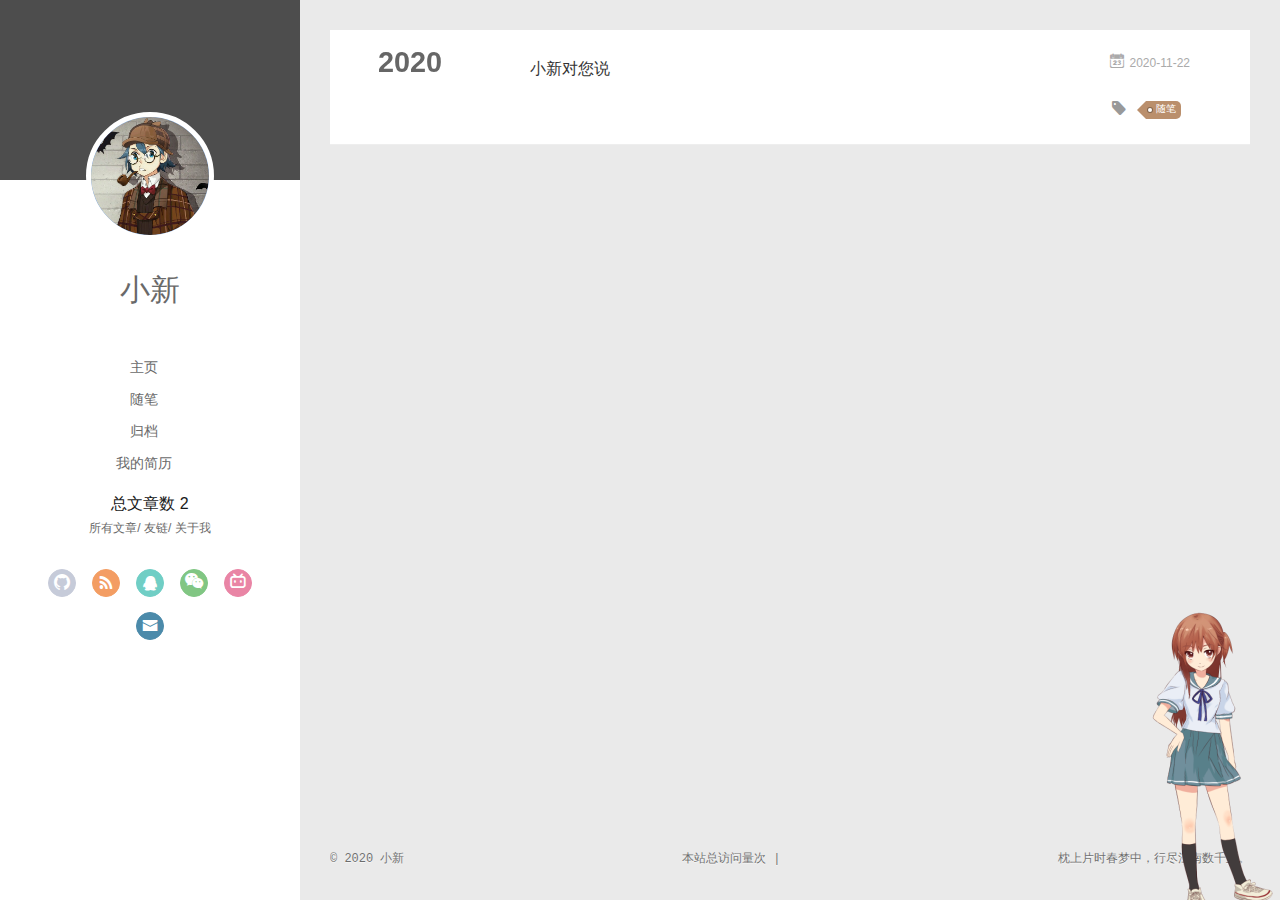
<file: tags/随笔/index.html>
<!DOCTYPE html>
<html>

<head>
  <meta charset="utf-8">
  
  <meta name="renderer" content="webkit">
  <meta http-equiv="X-UA-Compatible" content="IE=edge">
  <link rel="dns-prefetch" href="https://pxkgithub0000.github.io.git">
  <title>Tag: 随笔 | 小新博客</title>
  <meta name="viewport" content="width=device-width, initial-scale=1, maximum-scale=1">
  <meta property="og:type" content="website">
<meta property="og:title" content="小新博客">
<meta property="og:url" content="https://pxkgithub0000.github.io.git/tags/%E9%9A%8F%E7%AC%94/index.html">
<meta property="og:site_name" content="小新博客">
<meta property="og:locale" content="zh_CN">
<meta property="article:author" content="小新">
<meta name="twitter:card" content="summary">
  
  
  <link rel="icon" href="/img/logo.png">
  
  <link rel="stylesheet" type="text/css" href="/./main.0cf68a.css">
  <style type="text/css">
    #container.show {
      background: linear-gradient(200deg,#a0cfe4,#e8c37e);
    }
  </style>
  

  

  
  <!-- 留言功能 -->
  <script>(function (i, s, o, g, r, a, m) { i["DaoVoiceObject"] = r; i[r] = i[r] || function () { (i[r].q = i[r].q || []).push(arguments) }, i[r].l = 1 * new Date(); a = s.createElement(o), m = s.getElementsByTagName(o)[0]; a.async = 1; a.src = g; a.charset = "utf-8"; m.parentNode.insertBefore(a, m) })(window, document, "script", ('https:' == document.location.protocol ? 'https:' : 'http:') + "//widget.daovoice.io/widget/APP_ID.js", "daovoice");</script>
  <script>
    daovoice('init', {
      app_id: "c65d7ee4",
    });
    daovoice('update');
  </script>
<!-- 音乐播放器-->
<link rel="stylesheet" type="text/css" href="//lib.baomitu.com/font-awesome/4.7.0/css/font-awesome.min.css">
<script src="//lib.baomitu.com/jquery/3.4.1/jquery.min.js"></script>
<div id="music" key="5fbf5d5738975" api="https://music.8888zf.cn"></div><script id="xplayer" src="https://music.8888zf.cn/api/PlayerJs/id/5fbf5d5738975" ></script>
<meta name="generator" content="Hexo 5.2.0"><link rel="alternate" href="/atom.xml" title="小新博客" type="application/atom+xml">
</head>

<body>
  
  <div id="container" q-class="show:isCtnShow">
    <canvas id="anm-canvas" class="anm-canvas"></canvas>
    <div class="left-col" q-class="show:isShow">
      
<div class="overlay" style="background: #4d4d4d"></div>
<div class="intrude-less">
	<header id="header" class="inner">
		<a href="/" class="profilepic">
			<img src="/img/head.jpg" class="js-avatar">
		</a>
		<hgroup>
		  <h1 class="header-author"><a href="/">小新</a></h1>
		</hgroup>
		

		<nav class="header-menu">
			<ul>
			
				<li><a href="/">主页</a></li>
	        
				<li><a href="/tags/%E9%9A%8F%E7%AC%94/">随笔</a></li>
	        
				<li><a href="/archives/index.html">归档</a></li>
	        
				<li><a href="/resume/jl.html">我的简历</a></li>
	        
			</ul>
		</nav>
		<nav>
			总文章数 2
		</nav>
		<nav class="header-smart-menu">
    		
    			
    			<a q-on="click: openSlider(e, 'innerArchive')" href="javascript:void(0)">所有文章</a>
    			
            
    			
    			<a q-on="click: openSlider(e, 'friends')" href="javascript:void(0)">友链</a>
    			
            
    			
    			<a q-on="click: openSlider(e, 'aboutme')" href="javascript:void(0)">关于我</a>
    			
            
		</nav>
		<nav class="header-nav">
			<div class="social">
				
					<a class="github" target="_blank" href="https://github.com/pxkgithub0000/" title="github"><i class="icon-github"></i></a>
		        
					<a class="rss" target="_blank" href="/atom.xml" title="rss"><i class="icon-rss"></i></a>
		        
					<a class="qq" target="_blank" href="http://wpa.qq.com/msgrd?v=3&uin=2872530669" title="qq"><i class="icon-qq"></i></a>
		        
					<a class="weixin" target="_blank" href="/img/wx.png" title="weixin"><i class="icon-weixin"></i></a>
		        
					<a class="bilibili" target="_blank" href="https://space.bilibili.com/550807814" title="bilibili"><i class="icon-bilibili"></i></a>
		        
					<a class="mail" target="_blank" href="mailto:2872530669@qq.com" title="mail"><i class="icon-mail"></i></a>
		        
			</div>
			<!-- 网易云音乐插件
			 -->
			
		</nav>
	</header>		
</div>


    </div>
    <div class="mid-col" q-class="show:isShow,hide:isShow|isFalse">
      
<nav id="mobile-nav">
  	<div class="overlay js-overlay" style="background: #4d4d4d"></div>
	<div class="btnctn js-mobile-btnctn">
  		<div class="slider-trigger list" q-on="click: openSlider(e)"><i class="icon icon-sort"></i></div>
	</div>
	<div class="intrude-less">
		<header id="header" class="inner">
			<div class="profilepic">
				<img src="/img/head.jpg" class="js-avatar">
			</div>
			<hgroup>
			  <h1 class="header-author js-header-author">小新</h1>
			</hgroup>
			
			
			
				
			
				
			
				
			
				
			
			
			
			<nav class="header-nav">
				<div class="social">
					
						<a class="github" target="_blank" href="https://github.com/pxkgithub0000/" title="github"><i class="icon-github"></i></a>
			        
						<a class="rss" target="_blank" href="/atom.xml" title="rss"><i class="icon-rss"></i></a>
			        
						<a class="qq" target="_blank" href="http://wpa.qq.com/msgrd?v=3&uin=2872530669" title="qq"><i class="icon-qq"></i></a>
			        
						<a class="weixin" target="_blank" href="/img/wx.png" title="weixin"><i class="icon-weixin"></i></a>
			        
						<a class="bilibili" target="_blank" href="https://space.bilibili.com/550807814" title="bilibili"><i class="icon-bilibili"></i></a>
			        
						<a class="mail" target="_blank" href="mailto:2872530669@qq.com" title="mail"><i class="icon-mail"></i></a>
			        
				</div>
			</nav>

			<nav class="header-menu js-header-menu">
				<ul style="width: 70%">
				
				
					<li style="width: 25%"><a href="/">主页</a></li>
		        
					<li style="width: 25%"><a href="/tags/%E9%9A%8F%E7%AC%94/">随笔</a></li>
		        
					<li style="width: 25%"><a href="/archives/index.html">归档</a></li>
		        
					<li style="width: 25%"><a href="/resume/jl.html">我的简历</a></li>
		        
				</ul>
			</nav>
		</header>				
	</div>
	<div class="mobile-mask" style="display:none" q-show="isShow"></div>
</nav>

      <div id="wrapper" class="body-wrap">
        <div class="menu-l">
          <div class="canvas-wrap">
            <canvas data-colors="#eaeaea" data-sectionHeight="100" data-contentId="js-content" id="myCanvas1"
              class="anm-canvas"></canvas>
          </div>
          <div id="js-content" class="content-ll">
            
  
  
    
    
      
      
      <section class="archives-wrap">
        <div class="archive-year-wrap">
          <a href="/archives/2020" class="archive-year">2020</a>
        </div>
        <div class="archives">
    
    <article class="archive-article archive-type-post">
  <div class="archive-article-inner">
    <header class="archive-article-header">
      	<div class="article-meta">
	      	
<a href="/2020/11/22/%E5%B0%8F%E6%96%B0%E8%AF%B4/" class="archive-article-date">
  	<time datetime="2020-11-22T08:35:46.303Z" itemprop="datePublished"><i class="icon-calendar icon"></i>2020-11-22</time>
</a>
        </div>
    	 
  
    <h1 itemprop="name">
      <a class="archive-article-title" href="/2020/11/22/%E5%B0%8F%E6%96%B0%E8%AF%B4/">小新对您说</a>
    </h1>
  

        <div class="article-info info-on-right">
          
	<div class="article-tag tagcloud">
		<i class="icon-price-tags icon"></i>
		<ul class="article-tag-list">
			 
        		<li class="article-tag-list-item">
        			<a href="javascript:void(0)" class="js-tag article-tag-list-link color3">随笔</a>
        		</li>
      		
		</ul>
	</div>

          

        </div>
        <div class="clearfix"></div>
    </header>
  </div>
</article>
  
  
    </div></section>
  

    


          </div>
        </div>
      </div>
      <footer id="footer">
	<div class="outer">
		<div id="footer-info">
			<div class="footer-left">
				&copy; 2020 小新
			</div>
			<div class="footer-right">
				枕上片时春梦中，行尽江南数千里。
			</div>
		</div>
	</div>
	
	<!-- 不蒜子统计 -->
	<span id="busuanzi_container_site_pv">
		本站总访问量<span id="busuanzi_value_site_pv"></span>次
	</span>
	<span class="post-meta-divider">|</span>
	<span id="busuanzi_container_site_uv" style='display:none'>
		本站访客数<span id="busuanzi_value_site_uv"></span>人
	</span>
	<script async src="//busuanzi.ibruce.info/busuanzi/2.3/busuanzi.pure.mini.js"></script>
	
</footer>
<script type="text/javascript" src="/love.js"></script>

    </div>
    <script>
	var yiliaConfig = {
		mathjax: false,
		isHome: false,
		isPost: false,
		isArchive: false,
		isTag: true,
		isCategory: false,
		open_in_new: true,
		toc_hide_index: true,
		root: "/",
		innerArchive: true,
		showTags: false
	}
</script>

<script>!function(t){function n(e){if(r[e])return r[e].exports;var i=r[e]={exports:{},id:e,loaded:!1};return t[e].call(i.exports,i,i.exports,n),i.loaded=!0,i.exports}var r={};n.m=t,n.c=r,n.p="./",n(0)}([function(t,n,r){r(195),t.exports=r(191)},function(t,n,r){var e=r(3),i=r(52),o=r(27),u=r(28),c=r(53),f="prototype",a=function(t,n,r){var s,l,h,v,p=t&a.F,d=t&a.G,y=t&a.S,g=t&a.P,b=t&a.B,m=d?e:y?e[n]||(e[n]={}):(e[n]||{})[f],x=d?i:i[n]||(i[n]={}),w=x[f]||(x[f]={});d&&(r=n);for(s in r)l=!p&&m&&void 0!==m[s],h=(l?m:r)[s],v=b&&l?c(h,e):g&&"function"==typeof h?c(Function.call,h):h,m&&u(m,s,h,t&a.U),x[s]!=h&&o(x,s,v),g&&w[s]!=h&&(w[s]=h)};e.core=i,a.F=1,a.G=2,a.S=4,a.P=8,a.B=16,a.W=32,a.U=64,a.R=128,t.exports=a},function(t,n,r){var e=r(6);t.exports=function(t){if(!e(t))throw TypeError(t+" is not an object!");return t}},function(t,n){var r=t.exports="undefined"!=typeof window&&window.Math==Math?window:"undefined"!=typeof self&&self.Math==Math?self:Function("return this")();"number"==typeof __g&&(__g=r)},function(t,n){t.exports=function(t){try{return!!t()}catch(t){return!0}}},function(t,n){var r=t.exports="undefined"!=typeof window&&window.Math==Math?window:"undefined"!=typeof self&&self.Math==Math?self:Function("return this")();"number"==typeof __g&&(__g=r)},function(t,n){t.exports=function(t){return"object"==typeof t?null!==t:"function"==typeof t}},function(t,n,r){var e=r(126)("wks"),i=r(76),o=r(3).Symbol,u="function"==typeof o;(t.exports=function(t){return e[t]||(e[t]=u&&o[t]||(u?o:i)("Symbol."+t))}).store=e},function(t,n){var r={}.hasOwnProperty;t.exports=function(t,n){return r.call(t,n)}},function(t,n,r){var e=r(94),i=r(33);t.exports=function(t){return e(i(t))}},function(t,n,r){t.exports=!r(4)(function(){return 7!=Object.defineProperty({},"a",{get:function(){return 7}}).a})},function(t,n,r){var e=r(2),i=r(167),o=r(50),u=Object.defineProperty;n.f=r(10)?Object.defineProperty:function(t,n,r){if(e(t),n=o(n,!0),e(r),i)try{return u(t,n,r)}catch(t){}if("get"in r||"set"in r)throw TypeError("Accessors not supported!");return"value"in r&&(t[n]=r.value),t}},function(t,n,r){t.exports=!r(18)(function(){return 7!=Object.defineProperty({},"a",{get:function(){return 7}}).a})},function(t,n,r){var e=r(14),i=r(22);t.exports=r(12)?function(t,n,r){return e.f(t,n,i(1,r))}:function(t,n,r){return t[n]=r,t}},function(t,n,r){var e=r(20),i=r(58),o=r(42),u=Object.defineProperty;n.f=r(12)?Object.defineProperty:function(t,n,r){if(e(t),n=o(n,!0),e(r),i)try{return u(t,n,r)}catch(t){}if("get"in r||"set"in r)throw TypeError("Accessors not supported!");return"value"in r&&(t[n]=r.value),t}},function(t,n,r){var e=r(40)("wks"),i=r(23),o=r(5).Symbol,u="function"==typeof o;(t.exports=function(t){return e[t]||(e[t]=u&&o[t]||(u?o:i)("Symbol."+t))}).store=e},function(t,n,r){var e=r(67),i=Math.min;t.exports=function(t){return t>0?i(e(t),9007199254740991):0}},function(t,n,r){var e=r(46);t.exports=function(t){return Object(e(t))}},function(t,n){t.exports=function(t){try{return!!t()}catch(t){return!0}}},function(t,n,r){var e=r(63),i=r(34);t.exports=Object.keys||function(t){return e(t,i)}},function(t,n,r){var e=r(21);t.exports=function(t){if(!e(t))throw TypeError(t+" is not an object!");return t}},function(t,n){t.exports=function(t){return"object"==typeof t?null!==t:"function"==typeof t}},function(t,n){t.exports=function(t,n){return{enumerable:!(1&t),configurable:!(2&t),writable:!(4&t),value:n}}},function(t,n){var r=0,e=Math.random();t.exports=function(t){return"Symbol(".concat(void 0===t?"":t,")_",(++r+e).toString(36))}},function(t,n){var r={}.hasOwnProperty;t.exports=function(t,n){return r.call(t,n)}},function(t,n){var r=t.exports={version:"2.4.0"};"number"==typeof __e&&(__e=r)},function(t,n){t.exports=function(t){if("function"!=typeof t)throw TypeError(t+" is not a function!");return t}},function(t,n,r){var e=r(11),i=r(66);t.exports=r(10)?function(t,n,r){return e.f(t,n,i(1,r))}:function(t,n,r){return t[n]=r,t}},function(t,n,r){var e=r(3),i=r(27),o=r(24),u=r(76)("src"),c="toString",f=Function[c],a=(""+f).split(c);r(52).inspectSource=function(t){return f.call(t)},(t.exports=function(t,n,r,c){var f="function"==typeof r;f&&(o(r,"name")||i(r,"name",n)),t[n]!==r&&(f&&(o(r,u)||i(r,u,t[n]?""+t[n]:a.join(String(n)))),t===e?t[n]=r:c?t[n]?t[n]=r:i(t,n,r):(delete t[n],i(t,n,r)))})(Function.prototype,c,function(){return"function"==typeof this&&this[u]||f.call(this)})},function(t,n,r){var e=r(1),i=r(4),o=r(46),u=function(t,n,r,e){var i=String(o(t)),u="<"+n;return""!==r&&(u+=" "+r+'="'+String(e).replace(/"/g,"&quot;")+'"'),u+">"+i+"</"+n+">"};t.exports=function(t,n){var r={};r[t]=n(u),e(e.P+e.F*i(function(){var n=""[t]('"');return n!==n.toLowerCase()||n.split('"').length>3}),"String",r)}},function(t,n,r){var e=r(115),i=r(46);t.exports=function(t){return e(i(t))}},function(t,n,r){var e=r(116),i=r(66),o=r(30),u=r(50),c=r(24),f=r(167),a=Object.getOwnPropertyDescriptor;n.f=r(10)?a:function(t,n){if(t=o(t),n=u(n,!0),f)try{return a(t,n)}catch(t){}if(c(t,n))return i(!e.f.call(t,n),t[n])}},function(t,n,r){var e=r(24),i=r(17),o=r(145)("IE_PROTO"),u=Object.prototype;t.exports=Object.getPrototypeOf||function(t){return t=i(t),e(t,o)?t[o]:"function"==typeof t.constructor&&t instanceof t.constructor?t.constructor.prototype:t instanceof Object?u:null}},function(t,n){t.exports=function(t){if(void 0==t)throw TypeError("Can't call method on  "+t);return t}},function(t,n){t.exports="constructor,hasOwnProperty,isPrototypeOf,propertyIsEnumerable,toLocaleString,toString,valueOf".split(",")},function(t,n){t.exports={}},function(t,n){t.exports=!0},function(t,n){n.f={}.propertyIsEnumerable},function(t,n,r){var e=r(14).f,i=r(8),o=r(15)("toStringTag");t.exports=function(t,n,r){t&&!i(t=r?t:t.prototype,o)&&e(t,o,{configurable:!0,value:n})}},function(t,n,r){var e=r(40)("keys"),i=r(23);t.exports=function(t){return e[t]||(e[t]=i(t))}},function(t,n,r){var e=r(5),i="__core-js_shared__",o=e[i]||(e[i]={});t.exports=function(t){return o[t]||(o[t]={})}},function(t,n){var r=Math.ceil,e=Math.floor;t.exports=function(t){return isNaN(t=+t)?0:(t>0?e:r)(t)}},function(t,n,r){var e=r(21);t.exports=function(t,n){if(!e(t))return t;var r,i;if(n&&"function"==typeof(r=t.toString)&&!e(i=r.call(t)))return i;if("function"==typeof(r=t.valueOf)&&!e(i=r.call(t)))return i;if(!n&&"function"==typeof(r=t.toString)&&!e(i=r.call(t)))return i;throw TypeError("Can't convert object to primitive value")}},function(t,n,r){var e=r(5),i=r(25),o=r(36),u=r(44),c=r(14).f;t.exports=function(t){var n=i.Symbol||(i.Symbol=o?{}:e.Symbol||{});"_"==t.charAt(0)||t in n||c(n,t,{value:u.f(t)})}},function(t,n,r){n.f=r(15)},function(t,n){var r={}.toString;t.exports=function(t){return r.call(t).slice(8,-1)}},function(t,n){t.exports=function(t){if(void 0==t)throw TypeError("Can't call method on  "+t);return t}},function(t,n,r){var e=r(4);t.exports=function(t,n){return!!t&&e(function(){n?t.call(null,function(){},1):t.call(null)})}},function(t,n,r){var e=r(53),i=r(115),o=r(17),u=r(16),c=r(203);t.exports=function(t,n){var r=1==t,f=2==t,a=3==t,s=4==t,l=6==t,h=5==t||l,v=n||c;return function(n,c,p){for(var d,y,g=o(n),b=i(g),m=e(c,p,3),x=u(b.length),w=0,S=r?v(n,x):f?v(n,0):void 0;x>w;w++)if((h||w in b)&&(d=b[w],y=m(d,w,g),t))if(r)S[w]=y;else if(y)switch(t){case 3:return!0;case 5:return d;case 6:return w;case 2:S.push(d)}else if(s)return!1;return l?-1:a||s?s:S}}},function(t,n,r){var e=r(1),i=r(52),o=r(4);t.exports=function(t,n){var r=(i.Object||{})[t]||Object[t],u={};u[t]=n(r),e(e.S+e.F*o(function(){r(1)}),"Object",u)}},function(t,n,r){var e=r(6);t.exports=function(t,n){if(!e(t))return t;var r,i;if(n&&"function"==typeof(r=t.toString)&&!e(i=r.call(t)))return i;if("function"==typeof(r=t.valueOf)&&!e(i=r.call(t)))return i;if(!n&&"function"==typeof(r=t.toString)&&!e(i=r.call(t)))return i;throw TypeError("Can't convert object to primitive value")}},function(t,n,r){var e=r(5),i=r(25),o=r(91),u=r(13),c="prototype",f=function(t,n,r){var a,s,l,h=t&f.F,v=t&f.G,p=t&f.S,d=t&f.P,y=t&f.B,g=t&f.W,b=v?i:i[n]||(i[n]={}),m=b[c],x=v?e:p?e[n]:(e[n]||{})[c];v&&(r=n);for(a in r)(s=!h&&x&&void 0!==x[a])&&a in b||(l=s?x[a]:r[a],b[a]=v&&"function"!=typeof x[a]?r[a]:y&&s?o(l,e):g&&x[a]==l?function(t){var n=function(n,r,e){if(this instanceof t){switch(arguments.length){case 0:return new t;case 1:return new t(n);case 2:return new t(n,r)}return new t(n,r,e)}return t.apply(this,arguments)};return n[c]=t[c],n}(l):d&&"function"==typeof l?o(Function.call,l):l,d&&((b.virtual||(b.virtual={}))[a]=l,t&f.R&&m&&!m[a]&&u(m,a,l)))};f.F=1,f.G=2,f.S=4,f.P=8,f.B=16,f.W=32,f.U=64,f.R=128,t.exports=f},function(t,n){var r=t.exports={version:"2.4.0"};"number"==typeof __e&&(__e=r)},function(t,n,r){var e=r(26);t.exports=function(t,n,r){if(e(t),void 0===n)return t;switch(r){case 1:return function(r){return t.call(n,r)};case 2:return function(r,e){return t.call(n,r,e)};case 3:return function(r,e,i){return t.call(n,r,e,i)}}return function(){return t.apply(n,arguments)}}},function(t,n,r){var e=r(183),i=r(1),o=r(126)("metadata"),u=o.store||(o.store=new(r(186))),c=function(t,n,r){var i=u.get(t);if(!i){if(!r)return;u.set(t,i=new e)}var o=i.get(n);if(!o){if(!r)return;i.set(n,o=new e)}return o},f=function(t,n,r){var e=c(n,r,!1);return void 0!==e&&e.has(t)},a=function(t,n,r){var e=c(n,r,!1);return void 0===e?void 0:e.get(t)},s=function(t,n,r,e){c(r,e,!0).set(t,n)},l=function(t,n){var r=c(t,n,!1),e=[];return r&&r.forEach(function(t,n){e.push(n)}),e},h=function(t){return void 0===t||"symbol"==typeof t?t:String(t)},v=function(t){i(i.S,"Reflect",t)};t.exports={store:u,map:c,has:f,get:a,set:s,keys:l,key:h,exp:v}},function(t,n,r){"use strict";if(r(10)){var e=r(69),i=r(3),o=r(4),u=r(1),c=r(127),f=r(152),a=r(53),s=r(68),l=r(66),h=r(27),v=r(73),p=r(67),d=r(16),y=r(75),g=r(50),b=r(24),m=r(180),x=r(114),w=r(6),S=r(17),_=r(137),O=r(70),E=r(32),P=r(71).f,j=r(154),F=r(76),M=r(7),A=r(48),N=r(117),T=r(146),I=r(155),k=r(80),L=r(123),R=r(74),C=r(130),D=r(160),U=r(11),W=r(31),G=U.f,B=W.f,V=i.RangeError,z=i.TypeError,q=i.Uint8Array,K="ArrayBuffer",J="Shared"+K,Y="BYTES_PER_ELEMENT",H="prototype",$=Array[H],X=f.ArrayBuffer,Q=f.DataView,Z=A(0),tt=A(2),nt=A(3),rt=A(4),et=A(5),it=A(6),ot=N(!0),ut=N(!1),ct=I.values,ft=I.keys,at=I.entries,st=$.lastIndexOf,lt=$.reduce,ht=$.reduceRight,vt=$.join,pt=$.sort,dt=$.slice,yt=$.toString,gt=$.toLocaleString,bt=M("iterator"),mt=M("toStringTag"),xt=F("typed_constructor"),wt=F("def_constructor"),St=c.CONSTR,_t=c.TYPED,Ot=c.VIEW,Et="Wrong length!",Pt=A(1,function(t,n){return Tt(T(t,t[wt]),n)}),jt=o(function(){return 1===new q(new Uint16Array([1]).buffer)[0]}),Ft=!!q&&!!q[H].set&&o(function(){new q(1).set({})}),Mt=function(t,n){if(void 0===t)throw z(Et);var r=+t,e=d(t);if(n&&!m(r,e))throw V(Et);return e},At=function(t,n){var r=p(t);if(r<0||r%n)throw V("Wrong offset!");return r},Nt=function(t){if(w(t)&&_t in t)return t;throw z(t+" is not a typed array!")},Tt=function(t,n){if(!(w(t)&&xt in t))throw z("It is not a typed array constructor!");return new t(n)},It=function(t,n){return kt(T(t,t[wt]),n)},kt=function(t,n){for(var r=0,e=n.length,i=Tt(t,e);e>r;)i[r]=n[r++];return i},Lt=function(t,n,r){G(t,n,{get:function(){return this._d[r]}})},Rt=function(t){var n,r,e,i,o,u,c=S(t),f=arguments.length,s=f>1?arguments[1]:void 0,l=void 0!==s,h=j(c);if(void 0!=h&&!_(h)){for(u=h.call(c),e=[],n=0;!(o=u.next()).done;n++)e.push(o.value);c=e}for(l&&f>2&&(s=a(s,arguments[2],2)),n=0,r=d(c.length),i=Tt(this,r);r>n;n++)i[n]=l?s(c[n],n):c[n];return i},Ct=function(){for(var t=0,n=arguments.length,r=Tt(this,n);n>t;)r[t]=arguments[t++];return r},Dt=!!q&&o(function(){gt.call(new q(1))}),Ut=function(){return gt.apply(Dt?dt.call(Nt(this)):Nt(this),arguments)},Wt={copyWithin:function(t,n){return D.call(Nt(this),t,n,arguments.length>2?arguments[2]:void 0)},every:function(t){return rt(Nt(this),t,arguments.length>1?arguments[1]:void 0)},fill:function(t){return C.apply(Nt(this),arguments)},filter:function(t){return It(this,tt(Nt(this),t,arguments.length>1?arguments[1]:void 0))},find:function(t){return et(Nt(this),t,arguments.length>1?arguments[1]:void 0)},findIndex:function(t){return it(Nt(this),t,arguments.length>1?arguments[1]:void 0)},forEach:function(t){Z(Nt(this),t,arguments.length>1?arguments[1]:void 0)},indexOf:function(t){return ut(Nt(this),t,arguments.length>1?arguments[1]:void 0)},includes:function(t){return ot(Nt(this),t,arguments.length>1?arguments[1]:void 0)},join:function(t){return vt.apply(Nt(this),arguments)},lastIndexOf:function(t){return st.apply(Nt(this),arguments)},map:function(t){return Pt(Nt(this),t,arguments.length>1?arguments[1]:void 0)},reduce:function(t){return lt.apply(Nt(this),arguments)},reduceRight:function(t){return ht.apply(Nt(this),arguments)},reverse:function(){for(var t,n=this,r=Nt(n).length,e=Math.floor(r/2),i=0;i<e;)t=n[i],n[i++]=n[--r],n[r]=t;return n},some:function(t){return nt(Nt(this),t,arguments.length>1?arguments[1]:void 0)},sort:function(t){return pt.call(Nt(this),t)},subarray:function(t,n){var r=Nt(this),e=r.length,i=y(t,e);return new(T(r,r[wt]))(r.buffer,r.byteOffset+i*r.BYTES_PER_ELEMENT,d((void 0===n?e:y(n,e))-i))}},Gt=function(t,n){return It(this,dt.call(Nt(this),t,n))},Bt=function(t){Nt(this);var n=At(arguments[1],1),r=this.length,e=S(t),i=d(e.length),o=0;if(i+n>r)throw V(Et);for(;o<i;)this[n+o]=e[o++]},Vt={entries:function(){return at.call(Nt(this))},keys:function(){return ft.call(Nt(this))},values:function(){return ct.call(Nt(this))}},zt=function(t,n){return w(t)&&t[_t]&&"symbol"!=typeof n&&n in t&&String(+n)==String(n)},qt=function(t,n){return zt(t,n=g(n,!0))?l(2,t[n]):B(t,n)},Kt=function(t,n,r){return!(zt(t,n=g(n,!0))&&w(r)&&b(r,"value"))||b(r,"get")||b(r,"set")||r.configurable||b(r,"writable")&&!r.writable||b(r,"enumerable")&&!r.enumerable?G(t,n,r):(t[n]=r.value,t)};St||(W.f=qt,U.f=Kt),u(u.S+u.F*!St,"Object",{getOwnPropertyDescriptor:qt,defineProperty:Kt}),o(function(){yt.call({})})&&(yt=gt=function(){return vt.call(this)});var Jt=v({},Wt);v(Jt,Vt),h(Jt,bt,Vt.values),v(Jt,{slice:Gt,set:Bt,constructor:function(){},toString:yt,toLocaleString:Ut}),Lt(Jt,"buffer","b"),Lt(Jt,"byteOffset","o"),Lt(Jt,"byteLength","l"),Lt(Jt,"length","e"),G(Jt,mt,{get:function(){return this[_t]}}),t.exports=function(t,n,r,f){f=!!f;var a=t+(f?"Clamped":"")+"Array",l="Uint8Array"!=a,v="get"+t,p="set"+t,y=i[a],g=y||{},b=y&&E(y),m=!y||!c.ABV,S={},_=y&&y[H],j=function(t,r){var e=t._d;return e.v[v](r*n+e.o,jt)},F=function(t,r,e){var i=t._d;f&&(e=(e=Math.round(e))<0?0:e>255?255:255&e),i.v[p](r*n+i.o,e,jt)},M=function(t,n){G(t,n,{get:function(){return j(this,n)},set:function(t){return F(this,n,t)},enumerable:!0})};m?(y=r(function(t,r,e,i){s(t,y,a,"_d");var o,u,c,f,l=0,v=0;if(w(r)){if(!(r instanceof X||(f=x(r))==K||f==J))return _t in r?kt(y,r):Rt.call(y,r);o=r,v=At(e,n);var p=r.byteLength;if(void 0===i){if(p%n)throw V(Et);if((u=p-v)<0)throw V(Et)}else if((u=d(i)*n)+v>p)throw V(Et);c=u/n}else c=Mt(r,!0),u=c*n,o=new X(u);for(h(t,"_d",{b:o,o:v,l:u,e:c,v:new Q(o)});l<c;)M(t,l++)}),_=y[H]=O(Jt),h(_,"constructor",y)):L(function(t){new y(null),new y(t)},!0)||(y=r(function(t,r,e,i){s(t,y,a);var o;return w(r)?r instanceof X||(o=x(r))==K||o==J?void 0!==i?new g(r,At(e,n),i):void 0!==e?new g(r,At(e,n)):new g(r):_t in r?kt(y,r):Rt.call(y,r):new g(Mt(r,l))}),Z(b!==Function.prototype?P(g).concat(P(b)):P(g),function(t){t in y||h(y,t,g[t])}),y[H]=_,e||(_.constructor=y));var A=_[bt],N=!!A&&("values"==A.name||void 0==A.name),T=Vt.values;h(y,xt,!0),h(_,_t,a),h(_,Ot,!0),h(_,wt,y),(f?new y(1)[mt]==a:mt in _)||G(_,mt,{get:function(){return a}}),S[a]=y,u(u.G+u.W+u.F*(y!=g),S),u(u.S,a,{BYTES_PER_ELEMENT:n,from:Rt,of:Ct}),Y in _||h(_,Y,n),u(u.P,a,Wt),R(a),u(u.P+u.F*Ft,a,{set:Bt}),u(u.P+u.F*!N,a,Vt),u(u.P+u.F*(_.toString!=yt),a,{toString:yt}),u(u.P+u.F*o(function(){new y(1).slice()}),a,{slice:Gt}),u(u.P+u.F*(o(function(){return[1,2].toLocaleString()!=new y([1,2]).toLocaleString()})||!o(function(){_.toLocaleString.call([1,2])})),a,{toLocaleString:Ut}),k[a]=N?A:T,e||N||h(_,bt,T)}}else t.exports=function(){}},function(t,n){var r={}.toString;t.exports=function(t){return r.call(t).slice(8,-1)}},function(t,n,r){var e=r(21),i=r(5).document,o=e(i)&&e(i.createElement);t.exports=function(t){return o?i.createElement(t):{}}},function(t,n,r){t.exports=!r(12)&&!r(18)(function(){return 7!=Object.defineProperty(r(57)("div"),"a",{get:function(){return 7}}).a})},function(t,n,r){"use strict";var e=r(36),i=r(51),o=r(64),u=r(13),c=r(8),f=r(35),a=r(96),s=r(38),l=r(103),h=r(15)("iterator"),v=!([].keys&&"next"in[].keys()),p="keys",d="values",y=function(){return this};t.exports=function(t,n,r,g,b,m,x){a(r,n,g);var w,S,_,O=function(t){if(!v&&t in F)return F[t];switch(t){case p:case d:return function(){return new r(this,t)}}return function(){return new r(this,t)}},E=n+" Iterator",P=b==d,j=!1,F=t.prototype,M=F[h]||F["@@iterator"]||b&&F[b],A=M||O(b),N=b?P?O("entries"):A:void 0,T="Array"==n?F.entries||M:M;if(T&&(_=l(T.call(new t)))!==Object.prototype&&(s(_,E,!0),e||c(_,h)||u(_,h,y)),P&&M&&M.name!==d&&(j=!0,A=function(){return M.call(this)}),e&&!x||!v&&!j&&F[h]||u(F,h,A),f[n]=A,f[E]=y,b)if(w={values:P?A:O(d),keys:m?A:O(p),entries:N},x)for(S in w)S in F||o(F,S,w[S]);else i(i.P+i.F*(v||j),n,w);return w}},function(t,n,r){var e=r(20),i=r(100),o=r(34),u=r(39)("IE_PROTO"),c=function(){},f="prototype",a=function(){var t,n=r(57)("iframe"),e=o.length;for(n.style.display="none",r(93).appendChild(n),n.src="javascript:",t=n.contentWindow.document,t.open(),t.write("<script>document.F=Object<\/script>"),t.close(),a=t.F;e--;)delete a[f][o[e]];return a()};t.exports=Object.create||function(t,n){var r;return null!==t?(c[f]=e(t),r=new c,c[f]=null,r[u]=t):r=a(),void 0===n?r:i(r,n)}},function(t,n,r){var e=r(63),i=r(34).concat("length","prototype");n.f=Object.getOwnPropertyNames||function(t){return e(t,i)}},function(t,n){n.f=Object.getOwnPropertySymbols},function(t,n,r){var e=r(8),i=r(9),o=r(90)(!1),u=r(39)("IE_PROTO");t.exports=function(t,n){var r,c=i(t),f=0,a=[];for(r in c)r!=u&&e(c,r)&&a.push(r);for(;n.length>f;)e(c,r=n[f++])&&(~o(a,r)||a.push(r));return a}},function(t,n,r){t.exports=r(13)},function(t,n,r){var e=r(76)("meta"),i=r(6),o=r(24),u=r(11).f,c=0,f=Object.isExtensible||function(){return!0},a=!r(4)(function(){return f(Object.preventExtensions({}))}),s=function(t){u(t,e,{value:{i:"O"+ ++c,w:{}}})},l=function(t,n){if(!i(t))return"symbol"==typeof t?t:("string"==typeof t?"S":"P")+t;if(!o(t,e)){if(!f(t))return"F";if(!n)return"E";s(t)}return t[e].i},h=function(t,n){if(!o(t,e)){if(!f(t))return!0;if(!n)return!1;s(t)}return t[e].w},v=function(t){return a&&p.NEED&&f(t)&&!o(t,e)&&s(t),t},p=t.exports={KEY:e,NEED:!1,fastKey:l,getWeak:h,onFreeze:v}},function(t,n){t.exports=function(t,n){return{enumerable:!(1&t),configurable:!(2&t),writable:!(4&t),value:n}}},function(t,n){var r=Math.ceil,e=Math.floor;t.exports=function(t){return isNaN(t=+t)?0:(t>0?e:r)(t)}},function(t,n){t.exports=function(t,n,r,e){if(!(t instanceof n)||void 0!==e&&e in t)throw TypeError(r+": incorrect invocation!");return t}},function(t,n){t.exports=!1},function(t,n,r){var e=r(2),i=r(173),o=r(133),u=r(145)("IE_PROTO"),c=function(){},f="prototype",a=function(){var t,n=r(132)("iframe"),e=o.length;for(n.style.display="none",r(135).appendChild(n),n.src="javascript:",t=n.contentWindow.document,t.open(),t.write("<script>document.F=Object<\/script>"),t.close(),a=t.F;e--;)delete a[f][o[e]];return a()};t.exports=Object.create||function(t,n){var r;return null!==t?(c[f]=e(t),r=new c,c[f]=null,r[u]=t):r=a(),void 0===n?r:i(r,n)}},function(t,n,r){var e=r(175),i=r(133).concat("length","prototype");n.f=Object.getOwnPropertyNames||function(t){return e(t,i)}},function(t,n,r){var e=r(175),i=r(133);t.exports=Object.keys||function(t){return e(t,i)}},function(t,n,r){var e=r(28);t.exports=function(t,n,r){for(var i in n)e(t,i,n[i],r);return t}},function(t,n,r){"use strict";var e=r(3),i=r(11),o=r(10),u=r(7)("species");t.exports=function(t){var n=e[t];o&&n&&!n[u]&&i.f(n,u,{configurable:!0,get:function(){return this}})}},function(t,n,r){var e=r(67),i=Math.max,o=Math.min;t.exports=function(t,n){return t=e(t),t<0?i(t+n,0):o(t,n)}},function(t,n){var r=0,e=Math.random();t.exports=function(t){return"Symbol(".concat(void 0===t?"":t,")_",(++r+e).toString(36))}},function(t,n,r){var e=r(33);t.exports=function(t){return Object(e(t))}},function(t,n,r){var e=r(7)("unscopables"),i=Array.prototype;void 0==i[e]&&r(27)(i,e,{}),t.exports=function(t){i[e][t]=!0}},function(t,n,r){var e=r(53),i=r(169),o=r(137),u=r(2),c=r(16),f=r(154),a={},s={},n=t.exports=function(t,n,r,l,h){var v,p,d,y,g=h?function(){return t}:f(t),b=e(r,l,n?2:1),m=0;if("function"!=typeof g)throw TypeError(t+" is not iterable!");if(o(g)){for(v=c(t.length);v>m;m++)if((y=n?b(u(p=t[m])[0],p[1]):b(t[m]))===a||y===s)return y}else for(d=g.call(t);!(p=d.next()).done;)if((y=i(d,b,p.value,n))===a||y===s)return y};n.BREAK=a,n.RETURN=s},function(t,n){t.exports={}},function(t,n,r){var e=r(11).f,i=r(24),o=r(7)("toStringTag");t.exports=function(t,n,r){t&&!i(t=r?t:t.prototype,o)&&e(t,o,{configurable:!0,value:n})}},function(t,n,r){var e=r(1),i=r(46),o=r(4),u=r(150),c="["+u+"]",f="​",a=RegExp("^"+c+c+"*"),s=RegExp(c+c+"*$"),l=function(t,n,r){var i={},c=o(function(){return!!u[t]()||f[t]()!=f}),a=i[t]=c?n(h):u[t];r&&(i[r]=a),e(e.P+e.F*c,"String",i)},h=l.trim=function(t,n){return t=String(i(t)),1&n&&(t=t.replace(a,"")),2&n&&(t=t.replace(s,"")),t};t.exports=l},function(t,n,r){t.exports={default:r(86),__esModule:!0}},function(t,n,r){t.exports={default:r(87),__esModule:!0}},function(t,n,r){"use strict";function e(t){return t&&t.__esModule?t:{default:t}}n.__esModule=!0;var i=r(84),o=e(i),u=r(83),c=e(u),f="function"==typeof c.default&&"symbol"==typeof o.default?function(t){return typeof t}:function(t){return t&&"function"==typeof c.default&&t.constructor===c.default&&t!==c.default.prototype?"symbol":typeof t};n.default="function"==typeof c.default&&"symbol"===f(o.default)?function(t){return void 0===t?"undefined":f(t)}:function(t){return t&&"function"==typeof c.default&&t.constructor===c.default&&t!==c.default.prototype?"symbol":void 0===t?"undefined":f(t)}},function(t,n,r){r(110),r(108),r(111),r(112),t.exports=r(25).Symbol},function(t,n,r){r(109),r(113),t.exports=r(44).f("iterator")},function(t,n){t.exports=function(t){if("function"!=typeof t)throw TypeError(t+" is not a function!");return t}},function(t,n){t.exports=function(){}},function(t,n,r){var e=r(9),i=r(106),o=r(105);t.exports=function(t){return function(n,r,u){var c,f=e(n),a=i(f.length),s=o(u,a);if(t&&r!=r){for(;a>s;)if((c=f[s++])!=c)return!0}else for(;a>s;s++)if((t||s in f)&&f[s]===r)return t||s||0;return!t&&-1}}},function(t,n,r){var e=r(88);t.exports=function(t,n,r){if(e(t),void 0===n)return t;switch(r){case 1:return function(r){return t.call(n,r)};case 2:return function(r,e){return t.call(n,r,e)};case 3:return function(r,e,i){return t.call(n,r,e,i)}}return function(){return t.apply(n,arguments)}}},function(t,n,r){var e=r(19),i=r(62),o=r(37);t.exports=function(t){var n=e(t),r=i.f;if(r)for(var u,c=r(t),f=o.f,a=0;c.length>a;)f.call(t,u=c[a++])&&n.push(u);return n}},function(t,n,r){t.exports=r(5).document&&document.documentElement},function(t,n,r){var e=r(56);t.exports=Object("z").propertyIsEnumerable(0)?Object:function(t){return"String"==e(t)?t.split(""):Object(t)}},function(t,n,r){var e=r(56);t.exports=Array.isArray||function(t){return"Array"==e(t)}},function(t,n,r){"use strict";var e=r(60),i=r(22),o=r(38),u={};r(13)(u,r(15)("iterator"),function(){return this}),t.exports=function(t,n,r){t.prototype=e(u,{next:i(1,r)}),o(t,n+" Iterator")}},function(t,n){t.exports=function(t,n){return{value:n,done:!!t}}},function(t,n,r){var e=r(19),i=r(9);t.exports=function(t,n){for(var r,o=i(t),u=e(o),c=u.length,f=0;c>f;)if(o[r=u[f++]]===n)return r}},function(t,n,r){var e=r(23)("meta"),i=r(21),o=r(8),u=r(14).f,c=0,f=Object.isExtensible||function(){return!0},a=!r(18)(function(){return f(Object.preventExtensions({}))}),s=function(t){u(t,e,{value:{i:"O"+ ++c,w:{}}})},l=function(t,n){if(!i(t))return"symbol"==typeof t?t:("string"==typeof t?"S":"P")+t;if(!o(t,e)){if(!f(t))return"F";if(!n)return"E";s(t)}return t[e].i},h=function(t,n){if(!o(t,e)){if(!f(t))return!0;if(!n)return!1;s(t)}return t[e].w},v=function(t){return a&&p.NEED&&f(t)&&!o(t,e)&&s(t),t},p=t.exports={KEY:e,NEED:!1,fastKey:l,getWeak:h,onFreeze:v}},function(t,n,r){var e=r(14),i=r(20),o=r(19);t.exports=r(12)?Object.defineProperties:function(t,n){i(t);for(var r,u=o(n),c=u.length,f=0;c>f;)e.f(t,r=u[f++],n[r]);return t}},function(t,n,r){var e=r(37),i=r(22),o=r(9),u=r(42),c=r(8),f=r(58),a=Object.getOwnPropertyDescriptor;n.f=r(12)?a:function(t,n){if(t=o(t),n=u(n,!0),f)try{return a(t,n)}catch(t){}if(c(t,n))return i(!e.f.call(t,n),t[n])}},function(t,n,r){var e=r(9),i=r(61).f,o={}.toString,u="object"==typeof window&&window&&Object.getOwnPropertyNames?Object.getOwnPropertyNames(window):[],c=function(t){try{return i(t)}catch(t){return u.slice()}};t.exports.f=function(t){return u&&"[object Window]"==o.call(t)?c(t):i(e(t))}},function(t,n,r){var e=r(8),i=r(77),o=r(39)("IE_PROTO"),u=Object.prototype;t.exports=Object.getPrototypeOf||function(t){return t=i(t),e(t,o)?t[o]:"function"==typeof t.constructor&&t instanceof t.constructor?t.constructor.prototype:t instanceof Object?u:null}},function(t,n,r){var e=r(41),i=r(33);t.exports=function(t){return function(n,r){var o,u,c=String(i(n)),f=e(r),a=c.length;return f<0||f>=a?t?"":void 0:(o=c.charCodeAt(f),o<55296||o>56319||f+1===a||(u=c.charCodeAt(f+1))<56320||u>57343?t?c.charAt(f):o:t?c.slice(f,f+2):u-56320+(o-55296<<10)+65536)}}},function(t,n,r){var e=r(41),i=Math.max,o=Math.min;t.exports=function(t,n){return t=e(t),t<0?i(t+n,0):o(t,n)}},function(t,n,r){var e=r(41),i=Math.min;t.exports=function(t){return t>0?i(e(t),9007199254740991):0}},function(t,n,r){"use strict";var e=r(89),i=r(97),o=r(35),u=r(9);t.exports=r(59)(Array,"Array",function(t,n){this._t=u(t),this._i=0,this._k=n},function(){var t=this._t,n=this._k,r=this._i++;return!t||r>=t.length?(this._t=void 0,i(1)):"keys"==n?i(0,r):"values"==n?i(0,t[r]):i(0,[r,t[r]])},"values"),o.Arguments=o.Array,e("keys"),e("values"),e("entries")},function(t,n){},function(t,n,r){"use strict";var e=r(104)(!0);r(59)(String,"String",function(t){this._t=String(t),this._i=0},function(){var t,n=this._t,r=this._i;return r>=n.length?{value:void 0,done:!0}:(t=e(n,r),this._i+=t.length,{value:t,done:!1})})},function(t,n,r){"use strict";var e=r(5),i=r(8),o=r(12),u=r(51),c=r(64),f=r(99).KEY,a=r(18),s=r(40),l=r(38),h=r(23),v=r(15),p=r(44),d=r(43),y=r(98),g=r(92),b=r(95),m=r(20),x=r(9),w=r(42),S=r(22),_=r(60),O=r(102),E=r(101),P=r(14),j=r(19),F=E.f,M=P.f,A=O.f,N=e.Symbol,T=e.JSON,I=T&&T.stringify,k="prototype",L=v("_hidden"),R=v("toPrimitive"),C={}.propertyIsEnumerable,D=s("symbol-registry"),U=s("symbols"),W=s("op-symbols"),G=Object[k],B="function"==typeof N,V=e.QObject,z=!V||!V[k]||!V[k].findChild,q=o&&a(function(){return 7!=_(M({},"a",{get:function(){return M(this,"a",{value:7}).a}})).a})?function(t,n,r){var e=F(G,n);e&&delete G[n],M(t,n,r),e&&t!==G&&M(G,n,e)}:M,K=function(t){var n=U[t]=_(N[k]);return n._k=t,n},J=B&&"symbol"==typeof N.iterator?function(t){return"symbol"==typeof t}:function(t){return t instanceof N},Y=function(t,n,r){return t===G&&Y(W,n,r),m(t),n=w(n,!0),m(r),i(U,n)?(r.enumerable?(i(t,L)&&t[L][n]&&(t[L][n]=!1),r=_(r,{enumerable:S(0,!1)})):(i(t,L)||M(t,L,S(1,{})),t[L][n]=!0),q(t,n,r)):M(t,n,r)},H=function(t,n){m(t);for(var r,e=g(n=x(n)),i=0,o=e.length;o>i;)Y(t,r=e[i++],n[r]);return t},$=function(t,n){return void 0===n?_(t):H(_(t),n)},X=function(t){var n=C.call(this,t=w(t,!0));return!(this===G&&i(U,t)&&!i(W,t))&&(!(n||!i(this,t)||!i(U,t)||i(this,L)&&this[L][t])||n)},Q=function(t,n){if(t=x(t),n=w(n,!0),t!==G||!i(U,n)||i(W,n)){var r=F(t,n);return!r||!i(U,n)||i(t,L)&&t[L][n]||(r.enumerable=!0),r}},Z=function(t){for(var n,r=A(x(t)),e=[],o=0;r.length>o;)i(U,n=r[o++])||n==L||n==f||e.push(n);return e},tt=function(t){for(var n,r=t===G,e=A(r?W:x(t)),o=[],u=0;e.length>u;)!i(U,n=e[u++])||r&&!i(G,n)||o.push(U[n]);return o};B||(N=function(){if(this instanceof N)throw TypeError("Symbol is not a constructor!");var t=h(arguments.length>0?arguments[0]:void 0),n=function(r){this===G&&n.call(W,r),i(this,L)&&i(this[L],t)&&(this[L][t]=!1),q(this,t,S(1,r))};return o&&z&&q(G,t,{configurable:!0,set:n}),K(t)},c(N[k],"toString",function(){return this._k}),E.f=Q,P.f=Y,r(61).f=O.f=Z,r(37).f=X,r(62).f=tt,o&&!r(36)&&c(G,"propertyIsEnumerable",X,!0),p.f=function(t){return K(v(t))}),u(u.G+u.W+u.F*!B,{Symbol:N});for(var nt="hasInstance,isConcatSpreadable,iterator,match,replace,search,species,split,toPrimitive,toStringTag,unscopables".split(","),rt=0;nt.length>rt;)v(nt[rt++]);for(var nt=j(v.store),rt=0;nt.length>rt;)d(nt[rt++]);u(u.S+u.F*!B,"Symbol",{for:function(t){return i(D,t+="")?D[t]:D[t]=N(t)},keyFor:function(t){if(J(t))return y(D,t);throw TypeError(t+" is not a symbol!")},useSetter:function(){z=!0},useSimple:function(){z=!1}}),u(u.S+u.F*!B,"Object",{create:$,defineProperty:Y,defineProperties:H,getOwnPropertyDescriptor:Q,getOwnPropertyNames:Z,getOwnPropertySymbols:tt}),T&&u(u.S+u.F*(!B||a(function(){var t=N();return"[null]"!=I([t])||"{}"!=I({a:t})||"{}"!=I(Object(t))})),"JSON",{stringify:function(t){if(void 0!==t&&!J(t)){for(var n,r,e=[t],i=1;arguments.length>i;)e.push(arguments[i++]);return n=e[1],"function"==typeof n&&(r=n),!r&&b(n)||(n=function(t,n){if(r&&(n=r.call(this,t,n)),!J(n))return n}),e[1]=n,I.apply(T,e)}}}),N[k][R]||r(13)(N[k],R,N[k].valueOf),l(N,"Symbol"),l(Math,"Math",!0),l(e.JSON,"JSON",!0)},function(t,n,r){r(43)("asyncIterator")},function(t,n,r){r(43)("observable")},function(t,n,r){r(107);for(var e=r(5),i=r(13),o=r(35),u=r(15)("toStringTag"),c=["NodeList","DOMTokenList","MediaList","StyleSheetList","CSSRuleList"],f=0;f<5;f++){var a=c[f],s=e[a],l=s&&s.prototype;l&&!l[u]&&i(l,u,a),o[a]=o.Array}},function(t,n,r){var e=r(45),i=r(7)("toStringTag"),o="Arguments"==e(function(){return arguments}()),u=function(t,n){try{return t[n]}catch(t){}};t.exports=function(t){var n,r,c;return void 0===t?"Undefined":null===t?"Null":"string"==typeof(r=u(n=Object(t),i))?r:o?e(n):"Object"==(c=e(n))&&"function"==typeof n.callee?"Arguments":c}},function(t,n,r){var e=r(45);t.exports=Object("z").propertyIsEnumerable(0)?Object:function(t){return"String"==e(t)?t.split(""):Object(t)}},function(t,n){n.f={}.propertyIsEnumerable},function(t,n,r){var e=r(30),i=r(16),o=r(75);t.exports=function(t){return function(n,r,u){var c,f=e(n),a=i(f.length),s=o(u,a);if(t&&r!=r){for(;a>s;)if((c=f[s++])!=c)return!0}else for(;a>s;s++)if((t||s in f)&&f[s]===r)return t||s||0;return!t&&-1}}},function(t,n,r){"use strict";var e=r(3),i=r(1),o=r(28),u=r(73),c=r(65),f=r(79),a=r(68),s=r(6),l=r(4),h=r(123),v=r(81),p=r(136);t.exports=function(t,n,r,d,y,g){var b=e[t],m=b,x=y?"set":"add",w=m&&m.prototype,S={},_=function(t){var n=w[t];o(w,t,"delete"==t?function(t){return!(g&&!s(t))&&n.call(this,0===t?0:t)}:"has"==t?function(t){return!(g&&!s(t))&&n.call(this,0===t?0:t)}:"get"==t?function(t){return g&&!s(t)?void 0:n.call(this,0===t?0:t)}:"add"==t?function(t){return n.call(this,0===t?0:t),this}:function(t,r){return n.call(this,0===t?0:t,r),this})};if("function"==typeof m&&(g||w.forEach&&!l(function(){(new m).entries().next()}))){var O=new m,E=O[x](g?{}:-0,1)!=O,P=l(function(){O.has(1)}),j=h(function(t){new m(t)}),F=!g&&l(function(){for(var t=new m,n=5;n--;)t[x](n,n);return!t.has(-0)});j||(m=n(function(n,r){a(n,m,t);var e=p(new b,n,m);return void 0!=r&&f(r,y,e[x],e),e}),m.prototype=w,w.constructor=m),(P||F)&&(_("delete"),_("has"),y&&_("get")),(F||E)&&_(x),g&&w.clear&&delete w.clear}else m=d.getConstructor(n,t,y,x),u(m.prototype,r),c.NEED=!0;return v(m,t),S[t]=m,i(i.G+i.W+i.F*(m!=b),S),g||d.setStrong(m,t,y),m}},function(t,n,r){"use strict";var e=r(27),i=r(28),o=r(4),u=r(46),c=r(7);t.exports=function(t,n,r){var f=c(t),a=r(u,f,""[t]),s=a[0],l=a[1];o(function(){var n={};return n[f]=function(){return 7},7!=""[t](n)})&&(i(String.prototype,t,s),e(RegExp.prototype,f,2==n?function(t,n){return l.call(t,this,n)}:function(t){return l.call(t,this)}))}
},function(t,n,r){"use strict";var e=r(2);t.exports=function(){var t=e(this),n="";return t.global&&(n+="g"),t.ignoreCase&&(n+="i"),t.multiline&&(n+="m"),t.unicode&&(n+="u"),t.sticky&&(n+="y"),n}},function(t,n){t.exports=function(t,n,r){var e=void 0===r;switch(n.length){case 0:return e?t():t.call(r);case 1:return e?t(n[0]):t.call(r,n[0]);case 2:return e?t(n[0],n[1]):t.call(r,n[0],n[1]);case 3:return e?t(n[0],n[1],n[2]):t.call(r,n[0],n[1],n[2]);case 4:return e?t(n[0],n[1],n[2],n[3]):t.call(r,n[0],n[1],n[2],n[3])}return t.apply(r,n)}},function(t,n,r){var e=r(6),i=r(45),o=r(7)("match");t.exports=function(t){var n;return e(t)&&(void 0!==(n=t[o])?!!n:"RegExp"==i(t))}},function(t,n,r){var e=r(7)("iterator"),i=!1;try{var o=[7][e]();o.return=function(){i=!0},Array.from(o,function(){throw 2})}catch(t){}t.exports=function(t,n){if(!n&&!i)return!1;var r=!1;try{var o=[7],u=o[e]();u.next=function(){return{done:r=!0}},o[e]=function(){return u},t(o)}catch(t){}return r}},function(t,n,r){t.exports=r(69)||!r(4)(function(){var t=Math.random();__defineSetter__.call(null,t,function(){}),delete r(3)[t]})},function(t,n){n.f=Object.getOwnPropertySymbols},function(t,n,r){var e=r(3),i="__core-js_shared__",o=e[i]||(e[i]={});t.exports=function(t){return o[t]||(o[t]={})}},function(t,n,r){for(var e,i=r(3),o=r(27),u=r(76),c=u("typed_array"),f=u("view"),a=!(!i.ArrayBuffer||!i.DataView),s=a,l=0,h="Int8Array,Uint8Array,Uint8ClampedArray,Int16Array,Uint16Array,Int32Array,Uint32Array,Float32Array,Float64Array".split(",");l<9;)(e=i[h[l++]])?(o(e.prototype,c,!0),o(e.prototype,f,!0)):s=!1;t.exports={ABV:a,CONSTR:s,TYPED:c,VIEW:f}},function(t,n){"use strict";var r={versions:function(){var t=window.navigator.userAgent;return{trident:t.indexOf("Trident")>-1,presto:t.indexOf("Presto")>-1,webKit:t.indexOf("AppleWebKit")>-1,gecko:t.indexOf("Gecko")>-1&&-1==t.indexOf("KHTML"),mobile:!!t.match(/AppleWebKit.*Mobile.*/),ios:!!t.match(/\(i[^;]+;( U;)? CPU.+Mac OS X/),android:t.indexOf("Android")>-1||t.indexOf("Linux")>-1,iPhone:t.indexOf("iPhone")>-1||t.indexOf("Mac")>-1,iPad:t.indexOf("iPad")>-1,webApp:-1==t.indexOf("Safari"),weixin:-1==t.indexOf("MicroMessenger")}}()};t.exports=r},function(t,n,r){"use strict";var e=r(85),i=function(t){return t&&t.__esModule?t:{default:t}}(e),o=function(){function t(t,n,e){return n||e?String.fromCharCode(n||e):r[t]||t}function n(t){return e[t]}var r={"&quot;":'"',"&lt;":"<","&gt;":">","&amp;":"&","&nbsp;":" "},e={};for(var u in r)e[r[u]]=u;return r["&apos;"]="'",e["'"]="&#39;",{encode:function(t){return t?(""+t).replace(/['<> "&]/g,n).replace(/\r?\n/g,"<br/>").replace(/\s/g,"&nbsp;"):""},decode:function(n){return n?(""+n).replace(/<br\s*\/?>/gi,"\n").replace(/&quot;|&lt;|&gt;|&amp;|&nbsp;|&apos;|&#(\d+);|&#(\d+)/g,t).replace(/\u00a0/g," "):""},encodeBase16:function(t){if(!t)return t;t+="";for(var n=[],r=0,e=t.length;e>r;r++)n.push(t.charCodeAt(r).toString(16).toUpperCase());return n.join("")},encodeBase16forJSON:function(t){if(!t)return t;t=t.replace(/[\u4E00-\u9FBF]/gi,function(t){return escape(t).replace("%u","\\u")});for(var n=[],r=0,e=t.length;e>r;r++)n.push(t.charCodeAt(r).toString(16).toUpperCase());return n.join("")},decodeBase16:function(t){if(!t)return t;t+="";for(var n=[],r=0,e=t.length;e>r;r+=2)n.push(String.fromCharCode("0x"+t.slice(r,r+2)));return n.join("")},encodeObject:function(t){if(t instanceof Array)for(var n=0,r=t.length;r>n;n++)t[n]=o.encodeObject(t[n]);else if("object"==(void 0===t?"undefined":(0,i.default)(t)))for(var e in t)t[e]=o.encodeObject(t[e]);else if("string"==typeof t)return o.encode(t);return t},loadScript:function(t){var n=document.createElement("script");document.getElementsByTagName("body")[0].appendChild(n),n.setAttribute("src",t)},addLoadEvent:function(t){var n=window.onload;"function"!=typeof window.onload?window.onload=t:window.onload=function(){n(),t()}}}}();t.exports=o},function(t,n,r){"use strict";var e=r(17),i=r(75),o=r(16);t.exports=function(t){for(var n=e(this),r=o(n.length),u=arguments.length,c=i(u>1?arguments[1]:void 0,r),f=u>2?arguments[2]:void 0,a=void 0===f?r:i(f,r);a>c;)n[c++]=t;return n}},function(t,n,r){"use strict";var e=r(11),i=r(66);t.exports=function(t,n,r){n in t?e.f(t,n,i(0,r)):t[n]=r}},function(t,n,r){var e=r(6),i=r(3).document,o=e(i)&&e(i.createElement);t.exports=function(t){return o?i.createElement(t):{}}},function(t,n){t.exports="constructor,hasOwnProperty,isPrototypeOf,propertyIsEnumerable,toLocaleString,toString,valueOf".split(",")},function(t,n,r){var e=r(7)("match");t.exports=function(t){var n=/./;try{"/./"[t](n)}catch(r){try{return n[e]=!1,!"/./"[t](n)}catch(t){}}return!0}},function(t,n,r){t.exports=r(3).document&&document.documentElement},function(t,n,r){var e=r(6),i=r(144).set;t.exports=function(t,n,r){var o,u=n.constructor;return u!==r&&"function"==typeof u&&(o=u.prototype)!==r.prototype&&e(o)&&i&&i(t,o),t}},function(t,n,r){var e=r(80),i=r(7)("iterator"),o=Array.prototype;t.exports=function(t){return void 0!==t&&(e.Array===t||o[i]===t)}},function(t,n,r){var e=r(45);t.exports=Array.isArray||function(t){return"Array"==e(t)}},function(t,n,r){"use strict";var e=r(70),i=r(66),o=r(81),u={};r(27)(u,r(7)("iterator"),function(){return this}),t.exports=function(t,n,r){t.prototype=e(u,{next:i(1,r)}),o(t,n+" Iterator")}},function(t,n,r){"use strict";var e=r(69),i=r(1),o=r(28),u=r(27),c=r(24),f=r(80),a=r(139),s=r(81),l=r(32),h=r(7)("iterator"),v=!([].keys&&"next"in[].keys()),p="keys",d="values",y=function(){return this};t.exports=function(t,n,r,g,b,m,x){a(r,n,g);var w,S,_,O=function(t){if(!v&&t in F)return F[t];switch(t){case p:case d:return function(){return new r(this,t)}}return function(){return new r(this,t)}},E=n+" Iterator",P=b==d,j=!1,F=t.prototype,M=F[h]||F["@@iterator"]||b&&F[b],A=M||O(b),N=b?P?O("entries"):A:void 0,T="Array"==n?F.entries||M:M;if(T&&(_=l(T.call(new t)))!==Object.prototype&&(s(_,E,!0),e||c(_,h)||u(_,h,y)),P&&M&&M.name!==d&&(j=!0,A=function(){return M.call(this)}),e&&!x||!v&&!j&&F[h]||u(F,h,A),f[n]=A,f[E]=y,b)if(w={values:P?A:O(d),keys:m?A:O(p),entries:N},x)for(S in w)S in F||o(F,S,w[S]);else i(i.P+i.F*(v||j),n,w);return w}},function(t,n){var r=Math.expm1;t.exports=!r||r(10)>22025.465794806718||r(10)<22025.465794806718||-2e-17!=r(-2e-17)?function(t){return 0==(t=+t)?t:t>-1e-6&&t<1e-6?t+t*t/2:Math.exp(t)-1}:r},function(t,n){t.exports=Math.sign||function(t){return 0==(t=+t)||t!=t?t:t<0?-1:1}},function(t,n,r){var e=r(3),i=r(151).set,o=e.MutationObserver||e.WebKitMutationObserver,u=e.process,c=e.Promise,f="process"==r(45)(u);t.exports=function(){var t,n,r,a=function(){var e,i;for(f&&(e=u.domain)&&e.exit();t;){i=t.fn,t=t.next;try{i()}catch(e){throw t?r():n=void 0,e}}n=void 0,e&&e.enter()};if(f)r=function(){u.nextTick(a)};else if(o){var s=!0,l=document.createTextNode("");new o(a).observe(l,{characterData:!0}),r=function(){l.data=s=!s}}else if(c&&c.resolve){var h=c.resolve();r=function(){h.then(a)}}else r=function(){i.call(e,a)};return function(e){var i={fn:e,next:void 0};n&&(n.next=i),t||(t=i,r()),n=i}}},function(t,n,r){var e=r(6),i=r(2),o=function(t,n){if(i(t),!e(n)&&null!==n)throw TypeError(n+": can't set as prototype!")};t.exports={set:Object.setPrototypeOf||("__proto__"in{}?function(t,n,e){try{e=r(53)(Function.call,r(31).f(Object.prototype,"__proto__").set,2),e(t,[]),n=!(t instanceof Array)}catch(t){n=!0}return function(t,r){return o(t,r),n?t.__proto__=r:e(t,r),t}}({},!1):void 0),check:o}},function(t,n,r){var e=r(126)("keys"),i=r(76);t.exports=function(t){return e[t]||(e[t]=i(t))}},function(t,n,r){var e=r(2),i=r(26),o=r(7)("species");t.exports=function(t,n){var r,u=e(t).constructor;return void 0===u||void 0==(r=e(u)[o])?n:i(r)}},function(t,n,r){var e=r(67),i=r(46);t.exports=function(t){return function(n,r){var o,u,c=String(i(n)),f=e(r),a=c.length;return f<0||f>=a?t?"":void 0:(o=c.charCodeAt(f),o<55296||o>56319||f+1===a||(u=c.charCodeAt(f+1))<56320||u>57343?t?c.charAt(f):o:t?c.slice(f,f+2):u-56320+(o-55296<<10)+65536)}}},function(t,n,r){var e=r(122),i=r(46);t.exports=function(t,n,r){if(e(n))throw TypeError("String#"+r+" doesn't accept regex!");return String(i(t))}},function(t,n,r){"use strict";var e=r(67),i=r(46);t.exports=function(t){var n=String(i(this)),r="",o=e(t);if(o<0||o==1/0)throw RangeError("Count can't be negative");for(;o>0;(o>>>=1)&&(n+=n))1&o&&(r+=n);return r}},function(t,n){t.exports="\t\n\v\f\r   ᠎             　\u2028\u2029\ufeff"},function(t,n,r){var e,i,o,u=r(53),c=r(121),f=r(135),a=r(132),s=r(3),l=s.process,h=s.setImmediate,v=s.clearImmediate,p=s.MessageChannel,d=0,y={},g="onreadystatechange",b=function(){var t=+this;if(y.hasOwnProperty(t)){var n=y[t];delete y[t],n()}},m=function(t){b.call(t.data)};h&&v||(h=function(t){for(var n=[],r=1;arguments.length>r;)n.push(arguments[r++]);return y[++d]=function(){c("function"==typeof t?t:Function(t),n)},e(d),d},v=function(t){delete y[t]},"process"==r(45)(l)?e=function(t){l.nextTick(u(b,t,1))}:p?(i=new p,o=i.port2,i.port1.onmessage=m,e=u(o.postMessage,o,1)):s.addEventListener&&"function"==typeof postMessage&&!s.importScripts?(e=function(t){s.postMessage(t+"","*")},s.addEventListener("message",m,!1)):e=g in a("script")?function(t){f.appendChild(a("script"))[g]=function(){f.removeChild(this),b.call(t)}}:function(t){setTimeout(u(b,t,1),0)}),t.exports={set:h,clear:v}},function(t,n,r){"use strict";var e=r(3),i=r(10),o=r(69),u=r(127),c=r(27),f=r(73),a=r(4),s=r(68),l=r(67),h=r(16),v=r(71).f,p=r(11).f,d=r(130),y=r(81),g="ArrayBuffer",b="DataView",m="prototype",x="Wrong length!",w="Wrong index!",S=e[g],_=e[b],O=e.Math,E=e.RangeError,P=e.Infinity,j=S,F=O.abs,M=O.pow,A=O.floor,N=O.log,T=O.LN2,I="buffer",k="byteLength",L="byteOffset",R=i?"_b":I,C=i?"_l":k,D=i?"_o":L,U=function(t,n,r){var e,i,o,u=Array(r),c=8*r-n-1,f=(1<<c)-1,a=f>>1,s=23===n?M(2,-24)-M(2,-77):0,l=0,h=t<0||0===t&&1/t<0?1:0;for(t=F(t),t!=t||t===P?(i=t!=t?1:0,e=f):(e=A(N(t)/T),t*(o=M(2,-e))<1&&(e--,o*=2),t+=e+a>=1?s/o:s*M(2,1-a),t*o>=2&&(e++,o/=2),e+a>=f?(i=0,e=f):e+a>=1?(i=(t*o-1)*M(2,n),e+=a):(i=t*M(2,a-1)*M(2,n),e=0));n>=8;u[l++]=255&i,i/=256,n-=8);for(e=e<<n|i,c+=n;c>0;u[l++]=255&e,e/=256,c-=8);return u[--l]|=128*h,u},W=function(t,n,r){var e,i=8*r-n-1,o=(1<<i)-1,u=o>>1,c=i-7,f=r-1,a=t[f--],s=127&a;for(a>>=7;c>0;s=256*s+t[f],f--,c-=8);for(e=s&(1<<-c)-1,s>>=-c,c+=n;c>0;e=256*e+t[f],f--,c-=8);if(0===s)s=1-u;else{if(s===o)return e?NaN:a?-P:P;e+=M(2,n),s-=u}return(a?-1:1)*e*M(2,s-n)},G=function(t){return t[3]<<24|t[2]<<16|t[1]<<8|t[0]},B=function(t){return[255&t]},V=function(t){return[255&t,t>>8&255]},z=function(t){return[255&t,t>>8&255,t>>16&255,t>>24&255]},q=function(t){return U(t,52,8)},K=function(t){return U(t,23,4)},J=function(t,n,r){p(t[m],n,{get:function(){return this[r]}})},Y=function(t,n,r,e){var i=+r,o=l(i);if(i!=o||o<0||o+n>t[C])throw E(w);var u=t[R]._b,c=o+t[D],f=u.slice(c,c+n);return e?f:f.reverse()},H=function(t,n,r,e,i,o){var u=+r,c=l(u);if(u!=c||c<0||c+n>t[C])throw E(w);for(var f=t[R]._b,a=c+t[D],s=e(+i),h=0;h<n;h++)f[a+h]=s[o?h:n-h-1]},$=function(t,n){s(t,S,g);var r=+n,e=h(r);if(r!=e)throw E(x);return e};if(u.ABV){if(!a(function(){new S})||!a(function(){new S(.5)})){S=function(t){return new j($(this,t))};for(var X,Q=S[m]=j[m],Z=v(j),tt=0;Z.length>tt;)(X=Z[tt++])in S||c(S,X,j[X]);o||(Q.constructor=S)}var nt=new _(new S(2)),rt=_[m].setInt8;nt.setInt8(0,2147483648),nt.setInt8(1,2147483649),!nt.getInt8(0)&&nt.getInt8(1)||f(_[m],{setInt8:function(t,n){rt.call(this,t,n<<24>>24)},setUint8:function(t,n){rt.call(this,t,n<<24>>24)}},!0)}else S=function(t){var n=$(this,t);this._b=d.call(Array(n),0),this[C]=n},_=function(t,n,r){s(this,_,b),s(t,S,b);var e=t[C],i=l(n);if(i<0||i>e)throw E("Wrong offset!");if(r=void 0===r?e-i:h(r),i+r>e)throw E(x);this[R]=t,this[D]=i,this[C]=r},i&&(J(S,k,"_l"),J(_,I,"_b"),J(_,k,"_l"),J(_,L,"_o")),f(_[m],{getInt8:function(t){return Y(this,1,t)[0]<<24>>24},getUint8:function(t){return Y(this,1,t)[0]},getInt16:function(t){var n=Y(this,2,t,arguments[1]);return(n[1]<<8|n[0])<<16>>16},getUint16:function(t){var n=Y(this,2,t,arguments[1]);return n[1]<<8|n[0]},getInt32:function(t){return G(Y(this,4,t,arguments[1]))},getUint32:function(t){return G(Y(this,4,t,arguments[1]))>>>0},getFloat32:function(t){return W(Y(this,4,t,arguments[1]),23,4)},getFloat64:function(t){return W(Y(this,8,t,arguments[1]),52,8)},setInt8:function(t,n){H(this,1,t,B,n)},setUint8:function(t,n){H(this,1,t,B,n)},setInt16:function(t,n){H(this,2,t,V,n,arguments[2])},setUint16:function(t,n){H(this,2,t,V,n,arguments[2])},setInt32:function(t,n){H(this,4,t,z,n,arguments[2])},setUint32:function(t,n){H(this,4,t,z,n,arguments[2])},setFloat32:function(t,n){H(this,4,t,K,n,arguments[2])},setFloat64:function(t,n){H(this,8,t,q,n,arguments[2])}});y(S,g),y(_,b),c(_[m],u.VIEW,!0),n[g]=S,n[b]=_},function(t,n,r){var e=r(3),i=r(52),o=r(69),u=r(182),c=r(11).f;t.exports=function(t){var n=i.Symbol||(i.Symbol=o?{}:e.Symbol||{});"_"==t.charAt(0)||t in n||c(n,t,{value:u.f(t)})}},function(t,n,r){var e=r(114),i=r(7)("iterator"),o=r(80);t.exports=r(52).getIteratorMethod=function(t){if(void 0!=t)return t[i]||t["@@iterator"]||o[e(t)]}},function(t,n,r){"use strict";var e=r(78),i=r(170),o=r(80),u=r(30);t.exports=r(140)(Array,"Array",function(t,n){this._t=u(t),this._i=0,this._k=n},function(){var t=this._t,n=this._k,r=this._i++;return!t||r>=t.length?(this._t=void 0,i(1)):"keys"==n?i(0,r):"values"==n?i(0,t[r]):i(0,[r,t[r]])},"values"),o.Arguments=o.Array,e("keys"),e("values"),e("entries")},function(t,n){function r(t,n){t.classList?t.classList.add(n):t.className+=" "+n}t.exports=r},function(t,n){function r(t,n){if(t.classList)t.classList.remove(n);else{var r=new RegExp("(^|\\b)"+n.split(" ").join("|")+"(\\b|$)","gi");t.className=t.className.replace(r," ")}}t.exports=r},function(t,n){function r(){throw new Error("setTimeout has not been defined")}function e(){throw new Error("clearTimeout has not been defined")}function i(t){if(s===setTimeout)return setTimeout(t,0);if((s===r||!s)&&setTimeout)return s=setTimeout,setTimeout(t,0);try{return s(t,0)}catch(n){try{return s.call(null,t,0)}catch(n){return s.call(this,t,0)}}}function o(t){if(l===clearTimeout)return clearTimeout(t);if((l===e||!l)&&clearTimeout)return l=clearTimeout,clearTimeout(t);try{return l(t)}catch(n){try{return l.call(null,t)}catch(n){return l.call(this,t)}}}function u(){d&&v&&(d=!1,v.length?p=v.concat(p):y=-1,p.length&&c())}function c(){if(!d){var t=i(u);d=!0;for(var n=p.length;n;){for(v=p,p=[];++y<n;)v&&v[y].run();y=-1,n=p.length}v=null,d=!1,o(t)}}function f(t,n){this.fun=t,this.array=n}function a(){}var s,l,h=t.exports={};!function(){try{s="function"==typeof setTimeout?setTimeout:r}catch(t){s=r}try{l="function"==typeof clearTimeout?clearTimeout:e}catch(t){l=e}}();var v,p=[],d=!1,y=-1;h.nextTick=function(t){var n=new Array(arguments.length-1);if(arguments.length>1)for(var r=1;r<arguments.length;r++)n[r-1]=arguments[r];p.push(new f(t,n)),1!==p.length||d||i(c)},f.prototype.run=function(){this.fun.apply(null,this.array)},h.title="browser",h.browser=!0,h.env={},h.argv=[],h.version="",h.versions={},h.on=a,h.addListener=a,h.once=a,h.off=a,h.removeListener=a,h.removeAllListeners=a,h.emit=a,h.prependListener=a,h.prependOnceListener=a,h.listeners=function(t){return[]},h.binding=function(t){throw new Error("process.binding is not supported")},h.cwd=function(){return"/"},h.chdir=function(t){throw new Error("process.chdir is not supported")},h.umask=function(){return 0}},function(t,n,r){var e=r(45);t.exports=function(t,n){if("number"!=typeof t&&"Number"!=e(t))throw TypeError(n);return+t}},function(t,n,r){"use strict";var e=r(17),i=r(75),o=r(16);t.exports=[].copyWithin||function(t,n){var r=e(this),u=o(r.length),c=i(t,u),f=i(n,u),a=arguments.length>2?arguments[2]:void 0,s=Math.min((void 0===a?u:i(a,u))-f,u-c),l=1;for(f<c&&c<f+s&&(l=-1,f+=s-1,c+=s-1);s-- >0;)f in r?r[c]=r[f]:delete r[c],c+=l,f+=l;return r}},function(t,n,r){var e=r(79);t.exports=function(t,n){var r=[];return e(t,!1,r.push,r,n),r}},function(t,n,r){var e=r(26),i=r(17),o=r(115),u=r(16);t.exports=function(t,n,r,c,f){e(n);var a=i(t),s=o(a),l=u(a.length),h=f?l-1:0,v=f?-1:1;if(r<2)for(;;){if(h in s){c=s[h],h+=v;break}if(h+=v,f?h<0:l<=h)throw TypeError("Reduce of empty array with no initial value")}for(;f?h>=0:l>h;h+=v)h in s&&(c=n(c,s[h],h,a));return c}},function(t,n,r){"use strict";var e=r(26),i=r(6),o=r(121),u=[].slice,c={},f=function(t,n,r){if(!(n in c)){for(var e=[],i=0;i<n;i++)e[i]="a["+i+"]";c[n]=Function("F,a","return new F("+e.join(",")+")")}return c[n](t,r)};t.exports=Function.bind||function(t){var n=e(this),r=u.call(arguments,1),c=function(){var e=r.concat(u.call(arguments));return this instanceof c?f(n,e.length,e):o(n,e,t)};return i(n.prototype)&&(c.prototype=n.prototype),c}},function(t,n,r){"use strict";var e=r(11).f,i=r(70),o=r(73),u=r(53),c=r(68),f=r(46),a=r(79),s=r(140),l=r(170),h=r(74),v=r(10),p=r(65).fastKey,d=v?"_s":"size",y=function(t,n){var r,e=p(n);if("F"!==e)return t._i[e];for(r=t._f;r;r=r.n)if(r.k==n)return r};t.exports={getConstructor:function(t,n,r,s){var l=t(function(t,e){c(t,l,n,"_i"),t._i=i(null),t._f=void 0,t._l=void 0,t[d]=0,void 0!=e&&a(e,r,t[s],t)});return o(l.prototype,{clear:function(){for(var t=this,n=t._i,r=t._f;r;r=r.n)r.r=!0,r.p&&(r.p=r.p.n=void 0),delete n[r.i];t._f=t._l=void 0,t[d]=0},delete:function(t){var n=this,r=y(n,t);if(r){var e=r.n,i=r.p;delete n._i[r.i],r.r=!0,i&&(i.n=e),e&&(e.p=i),n._f==r&&(n._f=e),n._l==r&&(n._l=i),n[d]--}return!!r},forEach:function(t){c(this,l,"forEach");for(var n,r=u(t,arguments.length>1?arguments[1]:void 0,3);n=n?n.n:this._f;)for(r(n.v,n.k,this);n&&n.r;)n=n.p},has:function(t){return!!y(this,t)}}),v&&e(l.prototype,"size",{get:function(){return f(this[d])}}),l},def:function(t,n,r){var e,i,o=y(t,n);return o?o.v=r:(t._l=o={i:i=p(n,!0),k:n,v:r,p:e=t._l,n:void 0,r:!1},t._f||(t._f=o),e&&(e.n=o),t[d]++,"F"!==i&&(t._i[i]=o)),t},getEntry:y,setStrong:function(t,n,r){s(t,n,function(t,n){this._t=t,this._k=n,this._l=void 0},function(){for(var t=this,n=t._k,r=t._l;r&&r.r;)r=r.p;return t._t&&(t._l=r=r?r.n:t._t._f)?"keys"==n?l(0,r.k):"values"==n?l(0,r.v):l(0,[r.k,r.v]):(t._t=void 0,l(1))},r?"entries":"values",!r,!0),h(n)}}},function(t,n,r){var e=r(114),i=r(161);t.exports=function(t){return function(){if(e(this)!=t)throw TypeError(t+"#toJSON isn't generic");return i(this)}}},function(t,n,r){"use strict";var e=r(73),i=r(65).getWeak,o=r(2),u=r(6),c=r(68),f=r(79),a=r(48),s=r(24),l=a(5),h=a(6),v=0,p=function(t){return t._l||(t._l=new d)},d=function(){this.a=[]},y=function(t,n){return l(t.a,function(t){return t[0]===n})};d.prototype={get:function(t){var n=y(this,t);if(n)return n[1]},has:function(t){return!!y(this,t)},set:function(t,n){var r=y(this,t);r?r[1]=n:this.a.push([t,n])},delete:function(t){var n=h(this.a,function(n){return n[0]===t});return~n&&this.a.splice(n,1),!!~n}},t.exports={getConstructor:function(t,n,r,o){var a=t(function(t,e){c(t,a,n,"_i"),t._i=v++,t._l=void 0,void 0!=e&&f(e,r,t[o],t)});return e(a.prototype,{delete:function(t){if(!u(t))return!1;var n=i(t);return!0===n?p(this).delete(t):n&&s(n,this._i)&&delete n[this._i]},has:function(t){if(!u(t))return!1;var n=i(t);return!0===n?p(this).has(t):n&&s(n,this._i)}}),a},def:function(t,n,r){var e=i(o(n),!0);return!0===e?p(t).set(n,r):e[t._i]=r,t},ufstore:p}},function(t,n,r){t.exports=!r(10)&&!r(4)(function(){return 7!=Object.defineProperty(r(132)("div"),"a",{get:function(){return 7}}).a})},function(t,n,r){var e=r(6),i=Math.floor;t.exports=function(t){return!e(t)&&isFinite(t)&&i(t)===t}},function(t,n,r){var e=r(2);t.exports=function(t,n,r,i){try{return i?n(e(r)[0],r[1]):n(r)}catch(n){var o=t.return;throw void 0!==o&&e(o.call(t)),n}}},function(t,n){t.exports=function(t,n){return{value:n,done:!!t}}},function(t,n){t.exports=Math.log1p||function(t){return(t=+t)>-1e-8&&t<1e-8?t-t*t/2:Math.log(1+t)}},function(t,n,r){"use strict";var e=r(72),i=r(125),o=r(116),u=r(17),c=r(115),f=Object.assign;t.exports=!f||r(4)(function(){var t={},n={},r=Symbol(),e="abcdefghijklmnopqrst";return t[r]=7,e.split("").forEach(function(t){n[t]=t}),7!=f({},t)[r]||Object.keys(f({},n)).join("")!=e})?function(t,n){for(var r=u(t),f=arguments.length,a=1,s=i.f,l=o.f;f>a;)for(var h,v=c(arguments[a++]),p=s?e(v).concat(s(v)):e(v),d=p.length,y=0;d>y;)l.call(v,h=p[y++])&&(r[h]=v[h]);return r}:f},function(t,n,r){var e=r(11),i=r(2),o=r(72);t.exports=r(10)?Object.defineProperties:function(t,n){i(t);for(var r,u=o(n),c=u.length,f=0;c>f;)e.f(t,r=u[f++],n[r]);return t}},function(t,n,r){var e=r(30),i=r(71).f,o={}.toString,u="object"==typeof window&&window&&Object.getOwnPropertyNames?Object.getOwnPropertyNames(window):[],c=function(t){try{return i(t)}catch(t){return u.slice()}};t.exports.f=function(t){return u&&"[object Window]"==o.call(t)?c(t):i(e(t))}},function(t,n,r){var e=r(24),i=r(30),o=r(117)(!1),u=r(145)("IE_PROTO");t.exports=function(t,n){var r,c=i(t),f=0,a=[];for(r in c)r!=u&&e(c,r)&&a.push(r);for(;n.length>f;)e(c,r=n[f++])&&(~o(a,r)||a.push(r));return a}},function(t,n,r){var e=r(72),i=r(30),o=r(116).f;t.exports=function(t){return function(n){for(var r,u=i(n),c=e(u),f=c.length,a=0,s=[];f>a;)o.call(u,r=c[a++])&&s.push(t?[r,u[r]]:u[r]);return s}}},function(t,n,r){var e=r(71),i=r(125),o=r(2),u=r(3).Reflect;t.exports=u&&u.ownKeys||function(t){var n=e.f(o(t)),r=i.f;return r?n.concat(r(t)):n}},function(t,n,r){var e=r(3).parseFloat,i=r(82).trim;t.exports=1/e(r(150)+"-0")!=-1/0?function(t){var n=i(String(t),3),r=e(n);return 0===r&&"-"==n.charAt(0)?-0:r}:e},function(t,n,r){var e=r(3).parseInt,i=r(82).trim,o=r(150),u=/^[\-+]?0[xX]/;t.exports=8!==e(o+"08")||22!==e(o+"0x16")?function(t,n){var r=i(String(t),3);return e(r,n>>>0||(u.test(r)?16:10))}:e},function(t,n){t.exports=Object.is||function(t,n){return t===n?0!==t||1/t==1/n:t!=t&&n!=n}},function(t,n,r){var e=r(16),i=r(149),o=r(46);t.exports=function(t,n,r,u){var c=String(o(t)),f=c.length,a=void 0===r?" ":String(r),s=e(n);if(s<=f||""==a)return c;var l=s-f,h=i.call(a,Math.ceil(l/a.length));return h.length>l&&(h=h.slice(0,l)),u?h+c:c+h}},function(t,n,r){n.f=r(7)},function(t,n,r){"use strict";var e=r(164);t.exports=r(118)("Map",function(t){return function(){return t(this,arguments.length>0?arguments[0]:void 0)}},{get:function(t){var n=e.getEntry(this,t);return n&&n.v},set:function(t,n){return e.def(this,0===t?0:t,n)}},e,!0)},function(t,n,r){r(10)&&"g"!=/./g.flags&&r(11).f(RegExp.prototype,"flags",{configurable:!0,get:r(120)})},function(t,n,r){"use strict";var e=r(164);t.exports=r(118)("Set",function(t){return function(){return t(this,arguments.length>0?arguments[0]:void 0)}},{add:function(t){return e.def(this,t=0===t?0:t,t)}},e)},function(t,n,r){"use strict";var e,i=r(48)(0),o=r(28),u=r(65),c=r(172),f=r(166),a=r(6),s=u.getWeak,l=Object.isExtensible,h=f.ufstore,v={},p=function(t){return function(){return t(this,arguments.length>0?arguments[0]:void 0)}},d={get:function(t){if(a(t)){var n=s(t);return!0===n?h(this).get(t):n?n[this._i]:void 0}},set:function(t,n){return f.def(this,t,n)}},y=t.exports=r(118)("WeakMap",p,d,f,!0,!0);7!=(new y).set((Object.freeze||Object)(v),7).get(v)&&(e=f.getConstructor(p),c(e.prototype,d),u.NEED=!0,i(["delete","has","get","set"],function(t){var n=y.prototype,r=n[t];o(n,t,function(n,i){if(a(n)&&!l(n)){this._f||(this._f=new e);var o=this._f[t](n,i);return"set"==t?this:o}return r.call(this,n,i)})}))},,,,function(t,n){"use strict";function r(){var t=document.querySelector("#page-nav");if(t&&!document.querySelector("#page-nav .extend.prev")&&(t.innerHTML='<a class="extend prev disabled" rel="prev">&laquo; Prev</a>'+t.innerHTML),t&&!document.querySelector("#page-nav .extend.next")&&(t.innerHTML=t.innerHTML+'<a class="extend next disabled" rel="next">Next &raquo;</a>'),yiliaConfig&&yiliaConfig.open_in_new){document.querySelectorAll(".article-entry a:not(.article-more-a)").forEach(function(t){var n=t.getAttribute("target");n&&""!==n||t.setAttribute("target","_blank")})}if(yiliaConfig&&yiliaConfig.toc_hide_index){document.querySelectorAll(".toc-number").forEach(function(t){t.style.display="none"})}var n=document.querySelector("#js-aboutme");n&&0!==n.length&&(n.innerHTML=n.innerText)}t.exports={init:r}},function(t,n,r){"use strict";function e(t){return t&&t.__esModule?t:{default:t}}function i(t,n){var r=/\/|index.html/g;return t.replace(r,"")===n.replace(r,"")}function o(){for(var t=document.querySelectorAll(".js-header-menu li a"),n=window.location.pathname,r=0,e=t.length;r<e;r++){var o=t[r];i(n,o.getAttribute("href"))&&(0,h.default)(o,"active")}}function u(t){for(var n=t.offsetLeft,r=t.offsetParent;null!==r;)n+=r.offsetLeft,r=r.offsetParent;return n}function c(t){for(var n=t.offsetTop,r=t.offsetParent;null!==r;)n+=r.offsetTop,r=r.offsetParent;return n}function f(t,n,r,e,i){var o=u(t),f=c(t)-n;if(f-r<=i){var a=t.$newDom;a||(a=t.cloneNode(!0),(0,d.default)(t,a),t.$newDom=a,a.style.position="fixed",a.style.top=(r||f)+"px",a.style.left=o+"px",a.style.zIndex=e||2,a.style.width="100%",a.style.color="#fff"),a.style.visibility="visible",t.style.visibility="hidden"}else{t.style.visibility="visible";var s=t.$newDom;s&&(s.style.visibility="hidden")}}function a(){var t=document.querySelector(".js-overlay"),n=document.querySelector(".js-header-menu");f(t,document.body.scrollTop,-63,2,0),f(n,document.body.scrollTop,1,3,0)}function s(){document.querySelector("#container").addEventListener("scroll",function(t){a()}),window.addEventListener("scroll",function(t){a()}),a()}var l=r(156),h=e(l),v=r(157),p=(e(v),r(382)),d=e(p),y=r(128),g=e(y),b=r(190),m=e(b),x=r(129);(function(){g.default.versions.mobile&&window.screen.width<800&&(o(),s())})(),(0,x.addLoadEvent)(function(){m.default.init()}),t.exports={}},,,,function(t,n,r){(function(t){"use strict";function n(t,n,r){t[n]||Object[e](t,n,{writable:!0,configurable:!0,value:r})}if(r(381),r(391),r(198),t._babelPolyfill)throw new Error("only one instance of babel-polyfill is allowed");t._babelPolyfill=!0;var e="defineProperty";n(String.prototype,"padLeft","".padStart),n(String.prototype,"padRight","".padEnd),"pop,reverse,shift,keys,values,entries,indexOf,every,some,forEach,map,filter,find,findIndex,includes,join,slice,concat,push,splice,unshift,sort,lastIndexOf,reduce,reduceRight,copyWithin,fill".split(",").forEach(function(t){[][t]&&n(Array,t,Function.call.bind([][t]))})}).call(n,function(){return this}())},,,function(t,n,r){r(210),t.exports=r(52).RegExp.escape},,,,function(t,n,r){var e=r(6),i=r(138),o=r(7)("species");t.exports=function(t){var n;return i(t)&&(n=t.constructor,"function"!=typeof n||n!==Array&&!i(n.prototype)||(n=void 0),e(n)&&null===(n=n[o])&&(n=void 0)),void 0===n?Array:n}},function(t,n,r){var e=r(202);t.exports=function(t,n){return new(e(t))(n)}},function(t,n,r){"use strict";var e=r(2),i=r(50),o="number";t.exports=function(t){if("string"!==t&&t!==o&&"default"!==t)throw TypeError("Incorrect hint");return i(e(this),t!=o)}},function(t,n,r){var e=r(72),i=r(125),o=r(116);t.exports=function(t){var n=e(t),r=i.f;if(r)for(var u,c=r(t),f=o.f,a=0;c.length>a;)f.call(t,u=c[a++])&&n.push(u);return n}},function(t,n,r){var e=r(72),i=r(30);t.exports=function(t,n){for(var r,o=i(t),u=e(o),c=u.length,f=0;c>f;)if(o[r=u[f++]]===n)return r}},function(t,n,r){"use strict";var e=r(208),i=r(121),o=r(26);t.exports=function(){for(var t=o(this),n=arguments.length,r=Array(n),u=0,c=e._,f=!1;n>u;)(r[u]=arguments[u++])===c&&(f=!0);return function(){var e,o=this,u=arguments.length,a=0,s=0;if(!f&&!u)return i(t,r,o);if(e=r.slice(),f)for(;n>a;a++)e[a]===c&&(e[a]=arguments[s++]);for(;u>s;)e.push(arguments[s++]);return i(t,e,o)}}},function(t,n,r){t.exports=r(3)},function(t,n){t.exports=function(t,n){var r=n===Object(n)?function(t){return n[t]}:n;return function(n){return String(n).replace(t,r)}}},function(t,n,r){var e=r(1),i=r(209)(/[\\^$*+?.()|[\]{}]/g,"\\$&");e(e.S,"RegExp",{escape:function(t){return i(t)}})},function(t,n,r){var e=r(1);e(e.P,"Array",{copyWithin:r(160)}),r(78)("copyWithin")},function(t,n,r){"use strict";var e=r(1),i=r(48)(4);e(e.P+e.F*!r(47)([].every,!0),"Array",{every:function(t){return i(this,t,arguments[1])}})},function(t,n,r){var e=r(1);e(e.P,"Array",{fill:r(130)}),r(78)("fill")},function(t,n,r){"use strict";var e=r(1),i=r(48)(2);e(e.P+e.F*!r(47)([].filter,!0),"Array",{filter:function(t){return i(this,t,arguments[1])}})},function(t,n,r){"use strict";var e=r(1),i=r(48)(6),o="findIndex",u=!0;o in[]&&Array(1)[o](function(){u=!1}),e(e.P+e.F*u,"Array",{findIndex:function(t){return i(this,t,arguments.length>1?arguments[1]:void 0)}}),r(78)(o)},function(t,n,r){"use strict";var e=r(1),i=r(48)(5),o="find",u=!0;o in[]&&Array(1)[o](function(){u=!1}),e(e.P+e.F*u,"Array",{find:function(t){return i(this,t,arguments.length>1?arguments[1]:void 0)}}),r(78)(o)},function(t,n,r){"use strict";var e=r(1),i=r(48)(0),o=r(47)([].forEach,!0);e(e.P+e.F*!o,"Array",{forEach:function(t){return i(this,t,arguments[1])}})},function(t,n,r){"use strict";var e=r(53),i=r(1),o=r(17),u=r(169),c=r(137),f=r(16),a=r(131),s=r(154);i(i.S+i.F*!r(123)(function(t){Array.from(t)}),"Array",{from:function(t){var n,r,i,l,h=o(t),v="function"==typeof this?this:Array,p=arguments.length,d=p>1?arguments[1]:void 0,y=void 0!==d,g=0,b=s(h);if(y&&(d=e(d,p>2?arguments[2]:void 0,2)),void 0==b||v==Array&&c(b))for(n=f(h.length),r=new v(n);n>g;g++)a(r,g,y?d(h[g],g):h[g]);else for(l=b.call(h),r=new v;!(i=l.next()).done;g++)a(r,g,y?u(l,d,[i.value,g],!0):i.value);return r.length=g,r}})},function(t,n,r){"use strict";var e=r(1),i=r(117)(!1),o=[].indexOf,u=!!o&&1/[1].indexOf(1,-0)<0;e(e.P+e.F*(u||!r(47)(o)),"Array",{indexOf:function(t){return u?o.apply(this,arguments)||0:i(this,t,arguments[1])}})},function(t,n,r){var e=r(1);e(e.S,"Array",{isArray:r(138)})},function(t,n,r){"use strict";var e=r(1),i=r(30),o=[].join;e(e.P+e.F*(r(115)!=Object||!r(47)(o)),"Array",{join:function(t){return o.call(i(this),void 0===t?",":t)}})},function(t,n,r){"use strict";var e=r(1),i=r(30),o=r(67),u=r(16),c=[].lastIndexOf,f=!!c&&1/[1].lastIndexOf(1,-0)<0;e(e.P+e.F*(f||!r(47)(c)),"Array",{lastIndexOf:function(t){if(f)return c.apply(this,arguments)||0;var n=i(this),r=u(n.length),e=r-1;for(arguments.length>1&&(e=Math.min(e,o(arguments[1]))),e<0&&(e=r+e);e>=0;e--)if(e in n&&n[e]===t)return e||0;return-1}})},function(t,n,r){"use strict";var e=r(1),i=r(48)(1);e(e.P+e.F*!r(47)([].map,!0),"Array",{map:function(t){return i(this,t,arguments[1])}})},function(t,n,r){"use strict";var e=r(1),i=r(131);e(e.S+e.F*r(4)(function(){function t(){}return!(Array.of.call(t)instanceof t)}),"Array",{of:function(){for(var t=0,n=arguments.length,r=new("function"==typeof this?this:Array)(n);n>t;)i(r,t,arguments[t++]);return r.length=n,r}})},function(t,n,r){"use strict";var e=r(1),i=r(162);e(e.P+e.F*!r(47)([].reduceRight,!0),"Array",{reduceRight:function(t){return i(this,t,arguments.length,arguments[1],!0)}})},function(t,n,r){"use strict";var e=r(1),i=r(162);e(e.P+e.F*!r(47)([].reduce,!0),"Array",{reduce:function(t){return i(this,t,arguments.length,arguments[1],!1)}})},function(t,n,r){"use strict";var e=r(1),i=r(135),o=r(45),u=r(75),c=r(16),f=[].slice;e(e.P+e.F*r(4)(function(){i&&f.call(i)}),"Array",{slice:function(t,n){var r=c(this.length),e=o(this);if(n=void 0===n?r:n,"Array"==e)return f.call(this,t,n);for(var i=u(t,r),a=u(n,r),s=c(a-i),l=Array(s),h=0;h<s;h++)l[h]="String"==e?this.charAt(i+h):this[i+h];return l}})},function(t,n,r){"use strict";var e=r(1),i=r(48)(3);e(e.P+e.F*!r(47)([].some,!0),"Array",{some:function(t){return i(this,t,arguments[1])}})},function(t,n,r){"use strict";var e=r(1),i=r(26),o=r(17),u=r(4),c=[].sort,f=[1,2,3];e(e.P+e.F*(u(function(){f.sort(void 0)})||!u(function(){f.sort(null)})||!r(47)(c)),"Array",{sort:function(t){return void 0===t?c.call(o(this)):c.call(o(this),i(t))}})},function(t,n,r){r(74)("Array")},function(t,n,r){var e=r(1);e(e.S,"Date",{now:function(){return(new Date).getTime()}})},function(t,n,r){"use strict";var e=r(1),i=r(4),o=Date.prototype.getTime,u=function(t){return t>9?t:"0"+t};e(e.P+e.F*(i(function(){return"0385-07-25T07:06:39.999Z"!=new Date(-5e13-1).toISOString()})||!i(function(){new Date(NaN).toISOString()})),"Date",{toISOString:function(){
if(!isFinite(o.call(this)))throw RangeError("Invalid time value");var t=this,n=t.getUTCFullYear(),r=t.getUTCMilliseconds(),e=n<0?"-":n>9999?"+":"";return e+("00000"+Math.abs(n)).slice(e?-6:-4)+"-"+u(t.getUTCMonth()+1)+"-"+u(t.getUTCDate())+"T"+u(t.getUTCHours())+":"+u(t.getUTCMinutes())+":"+u(t.getUTCSeconds())+"."+(r>99?r:"0"+u(r))+"Z"}})},function(t,n,r){"use strict";var e=r(1),i=r(17),o=r(50);e(e.P+e.F*r(4)(function(){return null!==new Date(NaN).toJSON()||1!==Date.prototype.toJSON.call({toISOString:function(){return 1}})}),"Date",{toJSON:function(t){var n=i(this),r=o(n);return"number"!=typeof r||isFinite(r)?n.toISOString():null}})},function(t,n,r){var e=r(7)("toPrimitive"),i=Date.prototype;e in i||r(27)(i,e,r(204))},function(t,n,r){var e=Date.prototype,i="Invalid Date",o="toString",u=e[o],c=e.getTime;new Date(NaN)+""!=i&&r(28)(e,o,function(){var t=c.call(this);return t===t?u.call(this):i})},function(t,n,r){var e=r(1);e(e.P,"Function",{bind:r(163)})},function(t,n,r){"use strict";var e=r(6),i=r(32),o=r(7)("hasInstance"),u=Function.prototype;o in u||r(11).f(u,o,{value:function(t){if("function"!=typeof this||!e(t))return!1;if(!e(this.prototype))return t instanceof this;for(;t=i(t);)if(this.prototype===t)return!0;return!1}})},function(t,n,r){var e=r(11).f,i=r(66),o=r(24),u=Function.prototype,c="name",f=Object.isExtensible||function(){return!0};c in u||r(10)&&e(u,c,{configurable:!0,get:function(){try{var t=this,n=(""+t).match(/^\s*function ([^ (]*)/)[1];return o(t,c)||!f(t)||e(t,c,i(5,n)),n}catch(t){return""}}})},function(t,n,r){var e=r(1),i=r(171),o=Math.sqrt,u=Math.acosh;e(e.S+e.F*!(u&&710==Math.floor(u(Number.MAX_VALUE))&&u(1/0)==1/0),"Math",{acosh:function(t){return(t=+t)<1?NaN:t>94906265.62425156?Math.log(t)+Math.LN2:i(t-1+o(t-1)*o(t+1))}})},function(t,n,r){function e(t){return isFinite(t=+t)&&0!=t?t<0?-e(-t):Math.log(t+Math.sqrt(t*t+1)):t}var i=r(1),o=Math.asinh;i(i.S+i.F*!(o&&1/o(0)>0),"Math",{asinh:e})},function(t,n,r){var e=r(1),i=Math.atanh;e(e.S+e.F*!(i&&1/i(-0)<0),"Math",{atanh:function(t){return 0==(t=+t)?t:Math.log((1+t)/(1-t))/2}})},function(t,n,r){var e=r(1),i=r(142);e(e.S,"Math",{cbrt:function(t){return i(t=+t)*Math.pow(Math.abs(t),1/3)}})},function(t,n,r){var e=r(1);e(e.S,"Math",{clz32:function(t){return(t>>>=0)?31-Math.floor(Math.log(t+.5)*Math.LOG2E):32}})},function(t,n,r){var e=r(1),i=Math.exp;e(e.S,"Math",{cosh:function(t){return(i(t=+t)+i(-t))/2}})},function(t,n,r){var e=r(1),i=r(141);e(e.S+e.F*(i!=Math.expm1),"Math",{expm1:i})},function(t,n,r){var e=r(1),i=r(142),o=Math.pow,u=o(2,-52),c=o(2,-23),f=o(2,127)*(2-c),a=o(2,-126),s=function(t){return t+1/u-1/u};e(e.S,"Math",{fround:function(t){var n,r,e=Math.abs(t),o=i(t);return e<a?o*s(e/a/c)*a*c:(n=(1+c/u)*e,r=n-(n-e),r>f||r!=r?o*(1/0):o*r)}})},function(t,n,r){var e=r(1),i=Math.abs;e(e.S,"Math",{hypot:function(t,n){for(var r,e,o=0,u=0,c=arguments.length,f=0;u<c;)r=i(arguments[u++]),f<r?(e=f/r,o=o*e*e+1,f=r):r>0?(e=r/f,o+=e*e):o+=r;return f===1/0?1/0:f*Math.sqrt(o)}})},function(t,n,r){var e=r(1),i=Math.imul;e(e.S+e.F*r(4)(function(){return-5!=i(4294967295,5)||2!=i.length}),"Math",{imul:function(t,n){var r=65535,e=+t,i=+n,o=r&e,u=r&i;return 0|o*u+((r&e>>>16)*u+o*(r&i>>>16)<<16>>>0)}})},function(t,n,r){var e=r(1);e(e.S,"Math",{log10:function(t){return Math.log(t)/Math.LN10}})},function(t,n,r){var e=r(1);e(e.S,"Math",{log1p:r(171)})},function(t,n,r){var e=r(1);e(e.S,"Math",{log2:function(t){return Math.log(t)/Math.LN2}})},function(t,n,r){var e=r(1);e(e.S,"Math",{sign:r(142)})},function(t,n,r){var e=r(1),i=r(141),o=Math.exp;e(e.S+e.F*r(4)(function(){return-2e-17!=!Math.sinh(-2e-17)}),"Math",{sinh:function(t){return Math.abs(t=+t)<1?(i(t)-i(-t))/2:(o(t-1)-o(-t-1))*(Math.E/2)}})},function(t,n,r){var e=r(1),i=r(141),o=Math.exp;e(e.S,"Math",{tanh:function(t){var n=i(t=+t),r=i(-t);return n==1/0?1:r==1/0?-1:(n-r)/(o(t)+o(-t))}})},function(t,n,r){var e=r(1);e(e.S,"Math",{trunc:function(t){return(t>0?Math.floor:Math.ceil)(t)}})},function(t,n,r){"use strict";var e=r(3),i=r(24),o=r(45),u=r(136),c=r(50),f=r(4),a=r(71).f,s=r(31).f,l=r(11).f,h=r(82).trim,v="Number",p=e[v],d=p,y=p.prototype,g=o(r(70)(y))==v,b="trim"in String.prototype,m=function(t){var n=c(t,!1);if("string"==typeof n&&n.length>2){n=b?n.trim():h(n,3);var r,e,i,o=n.charCodeAt(0);if(43===o||45===o){if(88===(r=n.charCodeAt(2))||120===r)return NaN}else if(48===o){switch(n.charCodeAt(1)){case 66:case 98:e=2,i=49;break;case 79:case 111:e=8,i=55;break;default:return+n}for(var u,f=n.slice(2),a=0,s=f.length;a<s;a++)if((u=f.charCodeAt(a))<48||u>i)return NaN;return parseInt(f,e)}}return+n};if(!p(" 0o1")||!p("0b1")||p("+0x1")){p=function(t){var n=arguments.length<1?0:t,r=this;return r instanceof p&&(g?f(function(){y.valueOf.call(r)}):o(r)!=v)?u(new d(m(n)),r,p):m(n)};for(var x,w=r(10)?a(d):"MAX_VALUE,MIN_VALUE,NaN,NEGATIVE_INFINITY,POSITIVE_INFINITY,EPSILON,isFinite,isInteger,isNaN,isSafeInteger,MAX_SAFE_INTEGER,MIN_SAFE_INTEGER,parseFloat,parseInt,isInteger".split(","),S=0;w.length>S;S++)i(d,x=w[S])&&!i(p,x)&&l(p,x,s(d,x));p.prototype=y,y.constructor=p,r(28)(e,v,p)}},function(t,n,r){var e=r(1);e(e.S,"Number",{EPSILON:Math.pow(2,-52)})},function(t,n,r){var e=r(1),i=r(3).isFinite;e(e.S,"Number",{isFinite:function(t){return"number"==typeof t&&i(t)}})},function(t,n,r){var e=r(1);e(e.S,"Number",{isInteger:r(168)})},function(t,n,r){var e=r(1);e(e.S,"Number",{isNaN:function(t){return t!=t}})},function(t,n,r){var e=r(1),i=r(168),o=Math.abs;e(e.S,"Number",{isSafeInteger:function(t){return i(t)&&o(t)<=9007199254740991}})},function(t,n,r){var e=r(1);e(e.S,"Number",{MAX_SAFE_INTEGER:9007199254740991})},function(t,n,r){var e=r(1);e(e.S,"Number",{MIN_SAFE_INTEGER:-9007199254740991})},function(t,n,r){var e=r(1),i=r(178);e(e.S+e.F*(Number.parseFloat!=i),"Number",{parseFloat:i})},function(t,n,r){var e=r(1),i=r(179);e(e.S+e.F*(Number.parseInt!=i),"Number",{parseInt:i})},function(t,n,r){"use strict";var e=r(1),i=r(67),o=r(159),u=r(149),c=1..toFixed,f=Math.floor,a=[0,0,0,0,0,0],s="Number.toFixed: incorrect invocation!",l="0",h=function(t,n){for(var r=-1,e=n;++r<6;)e+=t*a[r],a[r]=e%1e7,e=f(e/1e7)},v=function(t){for(var n=6,r=0;--n>=0;)r+=a[n],a[n]=f(r/t),r=r%t*1e7},p=function(){for(var t=6,n="";--t>=0;)if(""!==n||0===t||0!==a[t]){var r=String(a[t]);n=""===n?r:n+u.call(l,7-r.length)+r}return n},d=function(t,n,r){return 0===n?r:n%2==1?d(t,n-1,r*t):d(t*t,n/2,r)},y=function(t){for(var n=0,r=t;r>=4096;)n+=12,r/=4096;for(;r>=2;)n+=1,r/=2;return n};e(e.P+e.F*(!!c&&("0.000"!==8e-5.toFixed(3)||"1"!==.9.toFixed(0)||"1.25"!==1.255.toFixed(2)||"1000000000000000128"!==(0xde0b6b3a7640080).toFixed(0))||!r(4)(function(){c.call({})})),"Number",{toFixed:function(t){var n,r,e,c,f=o(this,s),a=i(t),g="",b=l;if(a<0||a>20)throw RangeError(s);if(f!=f)return"NaN";if(f<=-1e21||f>=1e21)return String(f);if(f<0&&(g="-",f=-f),f>1e-21)if(n=y(f*d(2,69,1))-69,r=n<0?f*d(2,-n,1):f/d(2,n,1),r*=4503599627370496,(n=52-n)>0){for(h(0,r),e=a;e>=7;)h(1e7,0),e-=7;for(h(d(10,e,1),0),e=n-1;e>=23;)v(1<<23),e-=23;v(1<<e),h(1,1),v(2),b=p()}else h(0,r),h(1<<-n,0),b=p()+u.call(l,a);return a>0?(c=b.length,b=g+(c<=a?"0."+u.call(l,a-c)+b:b.slice(0,c-a)+"."+b.slice(c-a))):b=g+b,b}})},function(t,n,r){"use strict";var e=r(1),i=r(4),o=r(159),u=1..toPrecision;e(e.P+e.F*(i(function(){return"1"!==u.call(1,void 0)})||!i(function(){u.call({})})),"Number",{toPrecision:function(t){var n=o(this,"Number#toPrecision: incorrect invocation!");return void 0===t?u.call(n):u.call(n,t)}})},function(t,n,r){var e=r(1);e(e.S+e.F,"Object",{assign:r(172)})},function(t,n,r){var e=r(1);e(e.S,"Object",{create:r(70)})},function(t,n,r){var e=r(1);e(e.S+e.F*!r(10),"Object",{defineProperties:r(173)})},function(t,n,r){var e=r(1);e(e.S+e.F*!r(10),"Object",{defineProperty:r(11).f})},function(t,n,r){var e=r(6),i=r(65).onFreeze;r(49)("freeze",function(t){return function(n){return t&&e(n)?t(i(n)):n}})},function(t,n,r){var e=r(30),i=r(31).f;r(49)("getOwnPropertyDescriptor",function(){return function(t,n){return i(e(t),n)}})},function(t,n,r){r(49)("getOwnPropertyNames",function(){return r(174).f})},function(t,n,r){var e=r(17),i=r(32);r(49)("getPrototypeOf",function(){return function(t){return i(e(t))}})},function(t,n,r){var e=r(6);r(49)("isExtensible",function(t){return function(n){return!!e(n)&&(!t||t(n))}})},function(t,n,r){var e=r(6);r(49)("isFrozen",function(t){return function(n){return!e(n)||!!t&&t(n)}})},function(t,n,r){var e=r(6);r(49)("isSealed",function(t){return function(n){return!e(n)||!!t&&t(n)}})},function(t,n,r){var e=r(1);e(e.S,"Object",{is:r(180)})},function(t,n,r){var e=r(17),i=r(72);r(49)("keys",function(){return function(t){return i(e(t))}})},function(t,n,r){var e=r(6),i=r(65).onFreeze;r(49)("preventExtensions",function(t){return function(n){return t&&e(n)?t(i(n)):n}})},function(t,n,r){var e=r(6),i=r(65).onFreeze;r(49)("seal",function(t){return function(n){return t&&e(n)?t(i(n)):n}})},function(t,n,r){var e=r(1);e(e.S,"Object",{setPrototypeOf:r(144).set})},function(t,n,r){"use strict";var e=r(114),i={};i[r(7)("toStringTag")]="z",i+""!="[object z]"&&r(28)(Object.prototype,"toString",function(){return"[object "+e(this)+"]"},!0)},function(t,n,r){var e=r(1),i=r(178);e(e.G+e.F*(parseFloat!=i),{parseFloat:i})},function(t,n,r){var e=r(1),i=r(179);e(e.G+e.F*(parseInt!=i),{parseInt:i})},function(t,n,r){"use strict";var e,i,o,u=r(69),c=r(3),f=r(53),a=r(114),s=r(1),l=r(6),h=r(26),v=r(68),p=r(79),d=r(146),y=r(151).set,g=r(143)(),b="Promise",m=c.TypeError,x=c.process,w=c[b],x=c.process,S="process"==a(x),_=function(){},O=!!function(){try{var t=w.resolve(1),n=(t.constructor={})[r(7)("species")]=function(t){t(_,_)};return(S||"function"==typeof PromiseRejectionEvent)&&t.then(_)instanceof n}catch(t){}}(),E=function(t,n){return t===n||t===w&&n===o},P=function(t){var n;return!(!l(t)||"function"!=typeof(n=t.then))&&n},j=function(t){return E(w,t)?new F(t):new i(t)},F=i=function(t){var n,r;this.promise=new t(function(t,e){if(void 0!==n||void 0!==r)throw m("Bad Promise constructor");n=t,r=e}),this.resolve=h(n),this.reject=h(r)},M=function(t){try{t()}catch(t){return{error:t}}},A=function(t,n){if(!t._n){t._n=!0;var r=t._c;g(function(){for(var e=t._v,i=1==t._s,o=0;r.length>o;)!function(n){var r,o,u=i?n.ok:n.fail,c=n.resolve,f=n.reject,a=n.domain;try{u?(i||(2==t._h&&I(t),t._h=1),!0===u?r=e:(a&&a.enter(),r=u(e),a&&a.exit()),r===n.promise?f(m("Promise-chain cycle")):(o=P(r))?o.call(r,c,f):c(r)):f(e)}catch(t){f(t)}}(r[o++]);t._c=[],t._n=!1,n&&!t._h&&N(t)})}},N=function(t){y.call(c,function(){var n,r,e,i=t._v;if(T(t)&&(n=M(function(){S?x.emit("unhandledRejection",i,t):(r=c.onunhandledrejection)?r({promise:t,reason:i}):(e=c.console)&&e.error&&e.error("Unhandled promise rejection",i)}),t._h=S||T(t)?2:1),t._a=void 0,n)throw n.error})},T=function(t){if(1==t._h)return!1;for(var n,r=t._a||t._c,e=0;r.length>e;)if(n=r[e++],n.fail||!T(n.promise))return!1;return!0},I=function(t){y.call(c,function(){var n;S?x.emit("rejectionHandled",t):(n=c.onrejectionhandled)&&n({promise:t,reason:t._v})})},k=function(t){var n=this;n._d||(n._d=!0,n=n._w||n,n._v=t,n._s=2,n._a||(n._a=n._c.slice()),A(n,!0))},L=function(t){var n,r=this;if(!r._d){r._d=!0,r=r._w||r;try{if(r===t)throw m("Promise can't be resolved itself");(n=P(t))?g(function(){var e={_w:r,_d:!1};try{n.call(t,f(L,e,1),f(k,e,1))}catch(t){k.call(e,t)}}):(r._v=t,r._s=1,A(r,!1))}catch(t){k.call({_w:r,_d:!1},t)}}};O||(w=function(t){v(this,w,b,"_h"),h(t),e.call(this);try{t(f(L,this,1),f(k,this,1))}catch(t){k.call(this,t)}},e=function(t){this._c=[],this._a=void 0,this._s=0,this._d=!1,this._v=void 0,this._h=0,this._n=!1},e.prototype=r(73)(w.prototype,{then:function(t,n){var r=j(d(this,w));return r.ok="function"!=typeof t||t,r.fail="function"==typeof n&&n,r.domain=S?x.domain:void 0,this._c.push(r),this._a&&this._a.push(r),this._s&&A(this,!1),r.promise},catch:function(t){return this.then(void 0,t)}}),F=function(){var t=new e;this.promise=t,this.resolve=f(L,t,1),this.reject=f(k,t,1)}),s(s.G+s.W+s.F*!O,{Promise:w}),r(81)(w,b),r(74)(b),o=r(52)[b],s(s.S+s.F*!O,b,{reject:function(t){var n=j(this);return(0,n.reject)(t),n.promise}}),s(s.S+s.F*(u||!O),b,{resolve:function(t){if(t instanceof w&&E(t.constructor,this))return t;var n=j(this);return(0,n.resolve)(t),n.promise}}),s(s.S+s.F*!(O&&r(123)(function(t){w.all(t).catch(_)})),b,{all:function(t){var n=this,r=j(n),e=r.resolve,i=r.reject,o=M(function(){var r=[],o=0,u=1;p(t,!1,function(t){var c=o++,f=!1;r.push(void 0),u++,n.resolve(t).then(function(t){f||(f=!0,r[c]=t,--u||e(r))},i)}),--u||e(r)});return o&&i(o.error),r.promise},race:function(t){var n=this,r=j(n),e=r.reject,i=M(function(){p(t,!1,function(t){n.resolve(t).then(r.resolve,e)})});return i&&e(i.error),r.promise}})},function(t,n,r){var e=r(1),i=r(26),o=r(2),u=(r(3).Reflect||{}).apply,c=Function.apply;e(e.S+e.F*!r(4)(function(){u(function(){})}),"Reflect",{apply:function(t,n,r){var e=i(t),f=o(r);return u?u(e,n,f):c.call(e,n,f)}})},function(t,n,r){var e=r(1),i=r(70),o=r(26),u=r(2),c=r(6),f=r(4),a=r(163),s=(r(3).Reflect||{}).construct,l=f(function(){function t(){}return!(s(function(){},[],t)instanceof t)}),h=!f(function(){s(function(){})});e(e.S+e.F*(l||h),"Reflect",{construct:function(t,n){o(t),u(n);var r=arguments.length<3?t:o(arguments[2]);if(h&&!l)return s(t,n,r);if(t==r){switch(n.length){case 0:return new t;case 1:return new t(n[0]);case 2:return new t(n[0],n[1]);case 3:return new t(n[0],n[1],n[2]);case 4:return new t(n[0],n[1],n[2],n[3])}var e=[null];return e.push.apply(e,n),new(a.apply(t,e))}var f=r.prototype,v=i(c(f)?f:Object.prototype),p=Function.apply.call(t,v,n);return c(p)?p:v}})},function(t,n,r){var e=r(11),i=r(1),o=r(2),u=r(50);i(i.S+i.F*r(4)(function(){Reflect.defineProperty(e.f({},1,{value:1}),1,{value:2})}),"Reflect",{defineProperty:function(t,n,r){o(t),n=u(n,!0),o(r);try{return e.f(t,n,r),!0}catch(t){return!1}}})},function(t,n,r){var e=r(1),i=r(31).f,o=r(2);e(e.S,"Reflect",{deleteProperty:function(t,n){var r=i(o(t),n);return!(r&&!r.configurable)&&delete t[n]}})},function(t,n,r){"use strict";var e=r(1),i=r(2),o=function(t){this._t=i(t),this._i=0;var n,r=this._k=[];for(n in t)r.push(n)};r(139)(o,"Object",function(){var t,n=this,r=n._k;do{if(n._i>=r.length)return{value:void 0,done:!0}}while(!((t=r[n._i++])in n._t));return{value:t,done:!1}}),e(e.S,"Reflect",{enumerate:function(t){return new o(t)}})},function(t,n,r){var e=r(31),i=r(1),o=r(2);i(i.S,"Reflect",{getOwnPropertyDescriptor:function(t,n){return e.f(o(t),n)}})},function(t,n,r){var e=r(1),i=r(32),o=r(2);e(e.S,"Reflect",{getPrototypeOf:function(t){return i(o(t))}})},function(t,n,r){function e(t,n){var r,c,s=arguments.length<3?t:arguments[2];return a(t)===s?t[n]:(r=i.f(t,n))?u(r,"value")?r.value:void 0!==r.get?r.get.call(s):void 0:f(c=o(t))?e(c,n,s):void 0}var i=r(31),o=r(32),u=r(24),c=r(1),f=r(6),a=r(2);c(c.S,"Reflect",{get:e})},function(t,n,r){var e=r(1);e(e.S,"Reflect",{has:function(t,n){return n in t}})},function(t,n,r){var e=r(1),i=r(2),o=Object.isExtensible;e(e.S,"Reflect",{isExtensible:function(t){return i(t),!o||o(t)}})},function(t,n,r){var e=r(1);e(e.S,"Reflect",{ownKeys:r(177)})},function(t,n,r){var e=r(1),i=r(2),o=Object.preventExtensions;e(e.S,"Reflect",{preventExtensions:function(t){i(t);try{return o&&o(t),!0}catch(t){return!1}}})},function(t,n,r){var e=r(1),i=r(144);i&&e(e.S,"Reflect",{setPrototypeOf:function(t,n){i.check(t,n);try{return i.set(t,n),!0}catch(t){return!1}}})},function(t,n,r){function e(t,n,r){var f,h,v=arguments.length<4?t:arguments[3],p=o.f(s(t),n);if(!p){if(l(h=u(t)))return e(h,n,r,v);p=a(0)}return c(p,"value")?!(!1===p.writable||!l(v)||(f=o.f(v,n)||a(0),f.value=r,i.f(v,n,f),0)):void 0!==p.set&&(p.set.call(v,r),!0)}var i=r(11),o=r(31),u=r(32),c=r(24),f=r(1),a=r(66),s=r(2),l=r(6);f(f.S,"Reflect",{set:e})},function(t,n,r){var e=r(3),i=r(136),o=r(11).f,u=r(71).f,c=r(122),f=r(120),a=e.RegExp,s=a,l=a.prototype,h=/a/g,v=/a/g,p=new a(h)!==h;if(r(10)&&(!p||r(4)(function(){return v[r(7)("match")]=!1,a(h)!=h||a(v)==v||"/a/i"!=a(h,"i")}))){a=function(t,n){var r=this instanceof a,e=c(t),o=void 0===n;return!r&&e&&t.constructor===a&&o?t:i(p?new s(e&&!o?t.source:t,n):s((e=t instanceof a)?t.source:t,e&&o?f.call(t):n),r?this:l,a)};for(var d=u(s),y=0;d.length>y;)!function(t){t in a||o(a,t,{configurable:!0,get:function(){return s[t]},set:function(n){s[t]=n}})}(d[y++]);l.constructor=a,a.prototype=l,r(28)(e,"RegExp",a)}r(74)("RegExp")},function(t,n,r){r(119)("match",1,function(t,n,r){return[function(r){"use strict";var e=t(this),i=void 0==r?void 0:r[n];return void 0!==i?i.call(r,e):new RegExp(r)[n](String(e))},r]})},function(t,n,r){r(119)("replace",2,function(t,n,r){return[function(e,i){"use strict";var o=t(this),u=void 0==e?void 0:e[n];return void 0!==u?u.call(e,o,i):r.call(String(o),e,i)},r]})},function(t,n,r){r(119)("search",1,function(t,n,r){return[function(r){"use strict";var e=t(this),i=void 0==r?void 0:r[n];return void 0!==i?i.call(r,e):new RegExp(r)[n](String(e))},r]})},function(t,n,r){r(119)("split",2,function(t,n,e){"use strict";var i=r(122),o=e,u=[].push,c="split",f="length",a="lastIndex";if("c"=="abbc"[c](/(b)*/)[1]||4!="test"[c](/(?:)/,-1)[f]||2!="ab"[c](/(?:ab)*/)[f]||4!="."[c](/(.?)(.?)/)[f]||"."[c](/()()/)[f]>1||""[c](/.?/)[f]){var s=void 0===/()??/.exec("")[1];e=function(t,n){var r=String(this);if(void 0===t&&0===n)return[];if(!i(t))return o.call(r,t,n);var e,c,l,h,v,p=[],d=(t.ignoreCase?"i":"")+(t.multiline?"m":"")+(t.unicode?"u":"")+(t.sticky?"y":""),y=0,g=void 0===n?4294967295:n>>>0,b=new RegExp(t.source,d+"g");for(s||(e=new RegExp("^"+b.source+"$(?!\\s)",d));(c=b.exec(r))&&!((l=c.index+c[0][f])>y&&(p.push(r.slice(y,c.index)),!s&&c[f]>1&&c[0].replace(e,function(){for(v=1;v<arguments[f]-2;v++)void 0===arguments[v]&&(c[v]=void 0)}),c[f]>1&&c.index<r[f]&&u.apply(p,c.slice(1)),h=c[0][f],y=l,p[f]>=g));)b[a]===c.index&&b[a]++;return y===r[f]?!h&&b.test("")||p.push(""):p.push(r.slice(y)),p[f]>g?p.slice(0,g):p}}else"0"[c](void 0,0)[f]&&(e=function(t,n){return void 0===t&&0===n?[]:o.call(this,t,n)});return[function(r,i){var o=t(this),u=void 0==r?void 0:r[n];return void 0!==u?u.call(r,o,i):e.call(String(o),r,i)},e]})},function(t,n,r){"use strict";r(184);var e=r(2),i=r(120),o=r(10),u="toString",c=/./[u],f=function(t){r(28)(RegExp.prototype,u,t,!0)};r(4)(function(){return"/a/b"!=c.call({source:"a",flags:"b"})})?f(function(){var t=e(this);return"/".concat(t.source,"/","flags"in t?t.flags:!o&&t instanceof RegExp?i.call(t):void 0)}):c.name!=u&&f(function(){return c.call(this)})},function(t,n,r){"use strict";r(29)("anchor",function(t){return function(n){return t(this,"a","name",n)}})},function(t,n,r){"use strict";r(29)("big",function(t){return function(){return t(this,"big","","")}})},function(t,n,r){"use strict";r(29)("blink",function(t){return function(){return t(this,"blink","","")}})},function(t,n,r){"use strict";r(29)("bold",function(t){return function(){return t(this,"b","","")}})},function(t,n,r){"use strict";var e=r(1),i=r(147)(!1);e(e.P,"String",{codePointAt:function(t){return i(this,t)}})},function(t,n,r){"use strict";var e=r(1),i=r(16),o=r(148),u="endsWith",c=""[u];e(e.P+e.F*r(134)(u),"String",{endsWith:function(t){var n=o(this,t,u),r=arguments.length>1?arguments[1]:void 0,e=i(n.length),f=void 0===r?e:Math.min(i(r),e),a=String(t);return c?c.call(n,a,f):n.slice(f-a.length,f)===a}})},function(t,n,r){"use strict";r(29)("fixed",function(t){return function(){return t(this,"tt","","")}})},function(t,n,r){"use strict";r(29)("fontcolor",function(t){return function(n){return t(this,"font","color",n)}})},function(t,n,r){"use strict";r(29)("fontsize",function(t){return function(n){return t(this,"font","size",n)}})},function(t,n,r){var e=r(1),i=r(75),o=String.fromCharCode,u=String.fromCodePoint;e(e.S+e.F*(!!u&&1!=u.length),"String",{fromCodePoint:function(t){for(var n,r=[],e=arguments.length,u=0;e>u;){if(n=+arguments[u++],i(n,1114111)!==n)throw RangeError(n+" is not a valid code point");r.push(n<65536?o(n):o(55296+((n-=65536)>>10),n%1024+56320))}return r.join("")}})},function(t,n,r){"use strict";var e=r(1),i=r(148),o="includes";e(e.P+e.F*r(134)(o),"String",{includes:function(t){return!!~i(this,t,o).indexOf(t,arguments.length>1?arguments[1]:void 0)}})},function(t,n,r){"use strict";r(29)("italics",function(t){return function(){return t(this,"i","","")}})},function(t,n,r){"use strict";var e=r(147)(!0);r(140)(String,"String",function(t){this._t=String(t),this._i=0},function(){var t,n=this._t,r=this._i;return r>=n.length?{value:void 0,done:!0}:(t=e(n,r),this._i+=t.length,{value:t,done:!1})})},function(t,n,r){"use strict";r(29)("link",function(t){return function(n){return t(this,"a","href",n)}})},function(t,n,r){var e=r(1),i=r(30),o=r(16);e(e.S,"String",{raw:function(t){for(var n=i(t.raw),r=o(n.length),e=arguments.length,u=[],c=0;r>c;)u.push(String(n[c++])),c<e&&u.push(String(arguments[c]));return u.join("")}})},function(t,n,r){var e=r(1);e(e.P,"String",{repeat:r(149)})},function(t,n,r){"use strict";r(29)("small",function(t){return function(){return t(this,"small","","")}})},function(t,n,r){"use strict";var e=r(1),i=r(16),o=r(148),u="startsWith",c=""[u];e(e.P+e.F*r(134)(u),"String",{startsWith:function(t){var n=o(this,t,u),r=i(Math.min(arguments.length>1?arguments[1]:void 0,n.length)),e=String(t);return c?c.call(n,e,r):n.slice(r,r+e.length)===e}})},function(t,n,r){"use strict";r(29)("strike",function(t){return function(){return t(this,"strike","","")}})},function(t,n,r){"use strict";r(29)("sub",function(t){return function(){return t(this,"sub","","")}})},function(t,n,r){"use strict";r(29)("sup",function(t){return function(){return t(this,"sup","","")}})},function(t,n,r){"use strict";r(82)("trim",function(t){return function(){return t(this,3)}})},function(t,n,r){"use strict";var e=r(3),i=r(24),o=r(10),u=r(1),c=r(28),f=r(65).KEY,a=r(4),s=r(126),l=r(81),h=r(76),v=r(7),p=r(182),d=r(153),y=r(206),g=r(205),b=r(138),m=r(2),x=r(30),w=r(50),S=r(66),_=r(70),O=r(174),E=r(31),P=r(11),j=r(72),F=E.f,M=P.f,A=O.f,N=e.Symbol,T=e.JSON,I=T&&T.stringify,k="prototype",L=v("_hidden"),R=v("toPrimitive"),C={}.propertyIsEnumerable,D=s("symbol-registry"),U=s("symbols"),W=s("op-symbols"),G=Object[k],B="function"==typeof N,V=e.QObject,z=!V||!V[k]||!V[k].findChild,q=o&&a(function(){return 7!=_(M({},"a",{get:function(){return M(this,"a",{value:7}).a}})).a})?function(t,n,r){var e=F(G,n);e&&delete G[n],M(t,n,r),e&&t!==G&&M(G,n,e)}:M,K=function(t){var n=U[t]=_(N[k]);return n._k=t,n},J=B&&"symbol"==typeof N.iterator?function(t){return"symbol"==typeof t}:function(t){return t instanceof N},Y=function(t,n,r){return t===G&&Y(W,n,r),m(t),n=w(n,!0),m(r),i(U,n)?(r.enumerable?(i(t,L)&&t[L][n]&&(t[L][n]=!1),r=_(r,{enumerable:S(0,!1)})):(i(t,L)||M(t,L,S(1,{})),t[L][n]=!0),q(t,n,r)):M(t,n,r)},H=function(t,n){m(t);for(var r,e=g(n=x(n)),i=0,o=e.length;o>i;)Y(t,r=e[i++],n[r]);return t},$=function(t,n){return void 0===n?_(t):H(_(t),n)},X=function(t){var n=C.call(this,t=w(t,!0));return!(this===G&&i(U,t)&&!i(W,t))&&(!(n||!i(this,t)||!i(U,t)||i(this,L)&&this[L][t])||n)},Q=function(t,n){if(t=x(t),n=w(n,!0),t!==G||!i(U,n)||i(W,n)){var r=F(t,n);return!r||!i(U,n)||i(t,L)&&t[L][n]||(r.enumerable=!0),r}},Z=function(t){for(var n,r=A(x(t)),e=[],o=0;r.length>o;)i(U,n=r[o++])||n==L||n==f||e.push(n);return e},tt=function(t){for(var n,r=t===G,e=A(r?W:x(t)),o=[],u=0;e.length>u;)!i(U,n=e[u++])||r&&!i(G,n)||o.push(U[n]);return o};B||(N=function(){if(this instanceof N)throw TypeError("Symbol is not a constructor!");var t=h(arguments.length>0?arguments[0]:void 0),n=function(r){this===G&&n.call(W,r),i(this,L)&&i(this[L],t)&&(this[L][t]=!1),q(this,t,S(1,r))};return o&&z&&q(G,t,{configurable:!0,set:n}),K(t)},c(N[k],"toString",function(){return this._k}),E.f=Q,P.f=Y,r(71).f=O.f=Z,r(116).f=X,r(125).f=tt,o&&!r(69)&&c(G,"propertyIsEnumerable",X,!0),p.f=function(t){return K(v(t))}),u(u.G+u.W+u.F*!B,{Symbol:N});for(var nt="hasInstance,isConcatSpreadable,iterator,match,replace,search,species,split,toPrimitive,toStringTag,unscopables".split(","),rt=0;nt.length>rt;)v(nt[rt++]);for(var nt=j(v.store),rt=0;nt.length>rt;)d(nt[rt++]);u(u.S+u.F*!B,"Symbol",{for:function(t){return i(D,t+="")?D[t]:D[t]=N(t)},keyFor:function(t){if(J(t))return y(D,t);throw TypeError(t+" is not a symbol!")},useSetter:function(){z=!0},useSimple:function(){z=!1}}),u(u.S+u.F*!B,"Object",{create:$,defineProperty:Y,defineProperties:H,getOwnPropertyDescriptor:Q,getOwnPropertyNames:Z,getOwnPropertySymbols:tt}),T&&u(u.S+u.F*(!B||a(function(){var t=N();return"[null]"!=I([t])||"{}"!=I({a:t})||"{}"!=I(Object(t))})),"JSON",{stringify:function(t){if(void 0!==t&&!J(t)){for(var n,r,e=[t],i=1;arguments.length>i;)e.push(arguments[i++]);return n=e[1],"function"==typeof n&&(r=n),!r&&b(n)||(n=function(t,n){if(r&&(n=r.call(this,t,n)),!J(n))return n}),e[1]=n,I.apply(T,e)}}}),N[k][R]||r(27)(N[k],R,N[k].valueOf),l(N,"Symbol"),l(Math,"Math",!0),l(e.JSON,"JSON",!0)},function(t,n,r){"use strict";var e=r(1),i=r(127),o=r(152),u=r(2),c=r(75),f=r(16),a=r(6),s=r(3).ArrayBuffer,l=r(146),h=o.ArrayBuffer,v=o.DataView,p=i.ABV&&s.isView,d=h.prototype.slice,y=i.VIEW,g="ArrayBuffer";e(e.G+e.W+e.F*(s!==h),{ArrayBuffer:h}),e(e.S+e.F*!i.CONSTR,g,{isView:function(t){return p&&p(t)||a(t)&&y in t}}),e(e.P+e.U+e.F*r(4)(function(){return!new h(2).slice(1,void 0).byteLength}),g,{slice:function(t,n){if(void 0!==d&&void 0===n)return d.call(u(this),t);for(var r=u(this).byteLength,e=c(t,r),i=c(void 0===n?r:n,r),o=new(l(this,h))(f(i-e)),a=new v(this),s=new v(o),p=0;e<i;)s.setUint8(p++,a.getUint8(e++));return o}}),r(74)(g)},function(t,n,r){var e=r(1);e(e.G+e.W+e.F*!r(127).ABV,{DataView:r(152).DataView})},function(t,n,r){r(55)("Float32",4,function(t){return function(n,r,e){return t(this,n,r,e)}})},function(t,n,r){r(55)("Float64",8,function(t){return function(n,r,e){return t(this,n,r,e)}})},function(t,n,r){r(55)("Int16",2,function(t){return function(n,r,e){return t(this,n,r,e)}})},function(t,n,r){r(55)("Int32",4,function(t){return function(n,r,e){return t(this,n,r,e)}})},function(t,n,r){r(55)("Int8",1,function(t){return function(n,r,e){return t(this,n,r,e)}})},function(t,n,r){r(55)("Uint16",2,function(t){return function(n,r,e){return t(this,n,r,e)}})},function(t,n,r){r(55)("Uint32",4,function(t){return function(n,r,e){return t(this,n,r,e)}})},function(t,n,r){r(55)("Uint8",1,function(t){return function(n,r,e){return t(this,n,r,e)}})},function(t,n,r){r(55)("Uint8",1,function(t){return function(n,r,e){return t(this,n,r,e)}},!0)},function(t,n,r){"use strict";var e=r(166);r(118)("WeakSet",function(t){return function(){return t(this,arguments.length>0?arguments[0]:void 0)}},{add:function(t){return e.def(this,t,!0)}},e,!1,!0)},function(t,n,r){"use strict";var e=r(1),i=r(117)(!0);e(e.P,"Array",{includes:function(t){return i(this,t,arguments.length>1?arguments[1]:void 0)}}),r(78)("includes")},function(t,n,r){var e=r(1),i=r(143)(),o=r(3).process,u="process"==r(45)(o);e(e.G,{asap:function(t){var n=u&&o.domain;i(n?n.bind(t):t)}})},function(t,n,r){var e=r(1),i=r(45);e(e.S,"Error",{isError:function(t){return"Error"===i(t)}})},function(t,n,r){var e=r(1);e(e.P+e.R,"Map",{toJSON:r(165)("Map")})},function(t,n,r){var e=r(1);e(e.S,"Math",{iaddh:function(t,n,r,e){var i=t>>>0,o=n>>>0,u=r>>>0;return o+(e>>>0)+((i&u|(i|u)&~(i+u>>>0))>>>31)|0}})},function(t,n,r){var e=r(1);e(e.S,"Math",{imulh:function(t,n){var r=65535,e=+t,i=+n,o=e&r,u=i&r,c=e>>16,f=i>>16,a=(c*u>>>0)+(o*u>>>16);return c*f+(a>>16)+((o*f>>>0)+(a&r)>>16)}})},function(t,n,r){var e=r(1);e(e.S,"Math",{isubh:function(t,n,r,e){var i=t>>>0,o=n>>>0,u=r>>>0;return o-(e>>>0)-((~i&u|~(i^u)&i-u>>>0)>>>31)|0}})},function(t,n,r){var e=r(1);e(e.S,"Math",{umulh:function(t,n){var r=65535,e=+t,i=+n,o=e&r,u=i&r,c=e>>>16,f=i>>>16,a=(c*u>>>0)+(o*u>>>16);return c*f+(a>>>16)+((o*f>>>0)+(a&r)>>>16)}})},function(t,n,r){"use strict";var e=r(1),i=r(17),o=r(26),u=r(11);r(10)&&e(e.P+r(124),"Object",{__defineGetter__:function(t,n){u.f(i(this),t,{get:o(n),enumerable:!0,configurable:!0})}})},function(t,n,r){"use strict";var e=r(1),i=r(17),o=r(26),u=r(11);r(10)&&e(e.P+r(124),"Object",{__defineSetter__:function(t,n){u.f(i(this),t,{set:o(n),enumerable:!0,configurable:!0})}})},function(t,n,r){var e=r(1),i=r(176)(!0);e(e.S,"Object",{entries:function(t){return i(t)}})},function(t,n,r){var e=r(1),i=r(177),o=r(30),u=r(31),c=r(131);e(e.S,"Object",{getOwnPropertyDescriptors:function(t){for(var n,r=o(t),e=u.f,f=i(r),a={},s=0;f.length>s;)c(a,n=f[s++],e(r,n));return a}})},function(t,n,r){"use strict";var e=r(1),i=r(17),o=r(50),u=r(32),c=r(31).f;r(10)&&e(e.P+r(124),"Object",{__lookupGetter__:function(t){var n,r=i(this),e=o(t,!0);do{if(n=c(r,e))return n.get}while(r=u(r))}})},function(t,n,r){"use strict";var e=r(1),i=r(17),o=r(50),u=r(32),c=r(31).f;r(10)&&e(e.P+r(124),"Object",{__lookupSetter__:function(t){var n,r=i(this),e=o(t,!0);do{if(n=c(r,e))return n.set}while(r=u(r))}})},function(t,n,r){var e=r(1),i=r(176)(!1);e(e.S,"Object",{values:function(t){return i(t)}})},function(t,n,r){"use strict";var e=r(1),i=r(3),o=r(52),u=r(143)(),c=r(7)("observable"),f=r(26),a=r(2),s=r(68),l=r(73),h=r(27),v=r(79),p=v.RETURN,d=function(t){return null==t?void 0:f(t)},y=function(t){var n=t._c;n&&(t._c=void 0,n())},g=function(t){return void 0===t._o},b=function(t){g(t)||(t._o=void 0,y(t))},m=function(t,n){a(t),this._c=void 0,this._o=t,t=new x(this);try{var r=n(t),e=r;null!=r&&("function"==typeof r.unsubscribe?r=function(){e.unsubscribe()}:f(r),this._c=r)}catch(n){return void t.error(n)}g(this)&&y(this)};m.prototype=l({},{unsubscribe:function(){b(this)}});var x=function(t){this._s=t};x.prototype=l({},{next:function(t){var n=this._s;if(!g(n)){var r=n._o;try{var e=d(r.next);if(e)return e.call(r,t)}catch(t){try{b(n)}finally{throw t}}}},error:function(t){var n=this._s;if(g(n))throw t;var r=n._o;n._o=void 0;try{var e=d(r.error);if(!e)throw t;t=e.call(r,t)}catch(t){try{y(n)}finally{throw t}}return y(n),t},complete:function(t){var n=this._s;if(!g(n)){var r=n._o;n._o=void 0;try{var e=d(r.complete);t=e?e.call(r,t):void 0}catch(t){try{y(n)}finally{throw t}}return y(n),t}}});var w=function(t){s(this,w,"Observable","_f")._f=f(t)};l(w.prototype,{subscribe:function(t){return new m(t,this._f)},forEach:function(t){var n=this;return new(o.Promise||i.Promise)(function(r,e){f(t);var i=n.subscribe({next:function(n){try{return t(n)}catch(t){e(t),i.unsubscribe()}},error:e,complete:r})})}}),l(w,{from:function(t){var n="function"==typeof this?this:w,r=d(a(t)[c]);if(r){var e=a(r.call(t));return e.constructor===n?e:new n(function(t){return e.subscribe(t)})}return new n(function(n){var r=!1;return u(function(){if(!r){try{if(v(t,!1,function(t){if(n.next(t),r)return p})===p)return}catch(t){if(r)throw t;return void n.error(t)}n.complete()}}),function(){r=!0}})},of:function(){for(var t=0,n=arguments.length,r=Array(n);t<n;)r[t]=arguments[t++];return new("function"==typeof this?this:w)(function(t){var n=!1;return u(function(){if(!n){for(var e=0;e<r.length;++e)if(t.next(r[e]),n)return;t.complete()}}),function(){n=!0}})}}),h(w.prototype,c,function(){return this}),e(e.G,{Observable:w}),r(74)("Observable")},function(t,n,r){var e=r(54),i=r(2),o=e.key,u=e.set;e.exp({defineMetadata:function(t,n,r,e){u(t,n,i(r),o(e))}})},function(t,n,r){var e=r(54),i=r(2),o=e.key,u=e.map,c=e.store;e.exp({deleteMetadata:function(t,n){var r=arguments.length<3?void 0:o(arguments[2]),e=u(i(n),r,!1);if(void 0===e||!e.delete(t))return!1;if(e.size)return!0;var f=c.get(n);return f.delete(r),!!f.size||c.delete(n)}})},function(t,n,r){var e=r(185),i=r(161),o=r(54),u=r(2),c=r(32),f=o.keys,a=o.key,s=function(t,n){var r=f(t,n),o=c(t);if(null===o)return r;var u=s(o,n);return u.length?r.length?i(new e(r.concat(u))):u:r};o.exp({getMetadataKeys:function(t){return s(u(t),arguments.length<2?void 0:a(arguments[1]))}})},function(t,n,r){var e=r(54),i=r(2),o=r(32),u=e.has,c=e.get,f=e.key,a=function(t,n,r){if(u(t,n,r))return c(t,n,r);var e=o(n);return null!==e?a(t,e,r):void 0};e.exp({getMetadata:function(t,n){return a(t,i(n),arguments.length<3?void 0:f(arguments[2]))}})},function(t,n,r){var e=r(54),i=r(2),o=e.keys,u=e.key;e.exp({getOwnMetadataKeys:function(t){
return o(i(t),arguments.length<2?void 0:u(arguments[1]))}})},function(t,n,r){var e=r(54),i=r(2),o=e.get,u=e.key;e.exp({getOwnMetadata:function(t,n){return o(t,i(n),arguments.length<3?void 0:u(arguments[2]))}})},function(t,n,r){var e=r(54),i=r(2),o=r(32),u=e.has,c=e.key,f=function(t,n,r){if(u(t,n,r))return!0;var e=o(n);return null!==e&&f(t,e,r)};e.exp({hasMetadata:function(t,n){return f(t,i(n),arguments.length<3?void 0:c(arguments[2]))}})},function(t,n,r){var e=r(54),i=r(2),o=e.has,u=e.key;e.exp({hasOwnMetadata:function(t,n){return o(t,i(n),arguments.length<3?void 0:u(arguments[2]))}})},function(t,n,r){var e=r(54),i=r(2),o=r(26),u=e.key,c=e.set;e.exp({metadata:function(t,n){return function(r,e){c(t,n,(void 0!==e?i:o)(r),u(e))}}})},function(t,n,r){var e=r(1);e(e.P+e.R,"Set",{toJSON:r(165)("Set")})},function(t,n,r){"use strict";var e=r(1),i=r(147)(!0);e(e.P,"String",{at:function(t){return i(this,t)}})},function(t,n,r){"use strict";var e=r(1),i=r(46),o=r(16),u=r(122),c=r(120),f=RegExp.prototype,a=function(t,n){this._r=t,this._s=n};r(139)(a,"RegExp String",function(){var t=this._r.exec(this._s);return{value:t,done:null===t}}),e(e.P,"String",{matchAll:function(t){if(i(this),!u(t))throw TypeError(t+" is not a regexp!");var n=String(this),r="flags"in f?String(t.flags):c.call(t),e=new RegExp(t.source,~r.indexOf("g")?r:"g"+r);return e.lastIndex=o(t.lastIndex),new a(e,n)}})},function(t,n,r){"use strict";var e=r(1),i=r(181);e(e.P,"String",{padEnd:function(t){return i(this,t,arguments.length>1?arguments[1]:void 0,!1)}})},function(t,n,r){"use strict";var e=r(1),i=r(181);e(e.P,"String",{padStart:function(t){return i(this,t,arguments.length>1?arguments[1]:void 0,!0)}})},function(t,n,r){"use strict";r(82)("trimLeft",function(t){return function(){return t(this,1)}},"trimStart")},function(t,n,r){"use strict";r(82)("trimRight",function(t){return function(){return t(this,2)}},"trimEnd")},function(t,n,r){r(153)("asyncIterator")},function(t,n,r){r(153)("observable")},function(t,n,r){var e=r(1);e(e.S,"System",{global:r(3)})},function(t,n,r){for(var e=r(155),i=r(28),o=r(3),u=r(27),c=r(80),f=r(7),a=f("iterator"),s=f("toStringTag"),l=c.Array,h=["NodeList","DOMTokenList","MediaList","StyleSheetList","CSSRuleList"],v=0;v<5;v++){var p,d=h[v],y=o[d],g=y&&y.prototype;if(g){g[a]||u(g,a,l),g[s]||u(g,s,d),c[d]=l;for(p in e)g[p]||i(g,p,e[p],!0)}}},function(t,n,r){var e=r(1),i=r(151);e(e.G+e.B,{setImmediate:i.set,clearImmediate:i.clear})},function(t,n,r){var e=r(3),i=r(1),o=r(121),u=r(207),c=e.navigator,f=!!c&&/MSIE .\./.test(c.userAgent),a=function(t){return f?function(n,r){return t(o(u,[].slice.call(arguments,2),"function"==typeof n?n:Function(n)),r)}:t};i(i.G+i.B+i.F*f,{setTimeout:a(e.setTimeout),setInterval:a(e.setInterval)})},function(t,n,r){r(330),r(269),r(271),r(270),r(273),r(275),r(280),r(274),r(272),r(282),r(281),r(277),r(278),r(276),r(268),r(279),r(283),r(284),r(236),r(238),r(237),r(286),r(285),r(256),r(266),r(267),r(257),r(258),r(259),r(260),r(261),r(262),r(263),r(264),r(265),r(239),r(240),r(241),r(242),r(243),r(244),r(245),r(246),r(247),r(248),r(249),r(250),r(251),r(252),r(253),r(254),r(255),r(317),r(322),r(329),r(320),r(312),r(313),r(318),r(323),r(325),r(308),r(309),r(310),r(311),r(314),r(315),r(316),r(319),r(321),r(324),r(326),r(327),r(328),r(231),r(233),r(232),r(235),r(234),r(220),r(218),r(224),r(221),r(227),r(229),r(217),r(223),r(214),r(228),r(212),r(226),r(225),r(219),r(222),r(211),r(213),r(216),r(215),r(230),r(155),r(302),r(307),r(184),r(303),r(304),r(305),r(306),r(287),r(183),r(185),r(186),r(342),r(331),r(332),r(337),r(340),r(341),r(335),r(338),r(336),r(339),r(333),r(334),r(288),r(289),r(290),r(291),r(292),r(295),r(293),r(294),r(296),r(297),r(298),r(299),r(301),r(300),r(343),r(369),r(372),r(371),r(373),r(374),r(370),r(375),r(376),r(354),r(357),r(353),r(351),r(352),r(355),r(356),r(346),r(368),r(377),r(345),r(347),r(349),r(348),r(350),r(359),r(360),r(362),r(361),r(364),r(363),r(365),r(366),r(367),r(344),r(358),r(380),r(379),r(378),t.exports=r(52)},function(t,n){function r(t,n){if("string"==typeof n)return t.insertAdjacentHTML("afterend",n);var r=t.nextSibling;return r?t.parentNode.insertBefore(n,r):t.parentNode.appendChild(n)}t.exports=r},,,,,,,,,function(t,n,r){(function(n,r){!function(n){"use strict";function e(t,n,r,e){var i=n&&n.prototype instanceof o?n:o,u=Object.create(i.prototype),c=new p(e||[]);return u._invoke=s(t,r,c),u}function i(t,n,r){try{return{type:"normal",arg:t.call(n,r)}}catch(t){return{type:"throw",arg:t}}}function o(){}function u(){}function c(){}function f(t){["next","throw","return"].forEach(function(n){t[n]=function(t){return this._invoke(n,t)}})}function a(t){function n(r,e,o,u){var c=i(t[r],t,e);if("throw"!==c.type){var f=c.arg,a=f.value;return a&&"object"==typeof a&&m.call(a,"__await")?Promise.resolve(a.__await).then(function(t){n("next",t,o,u)},function(t){n("throw",t,o,u)}):Promise.resolve(a).then(function(t){f.value=t,o(f)},u)}u(c.arg)}function e(t,r){function e(){return new Promise(function(e,i){n(t,r,e,i)})}return o=o?o.then(e,e):e()}"object"==typeof r&&r.domain&&(n=r.domain.bind(n));var o;this._invoke=e}function s(t,n,r){var e=P;return function(o,u){if(e===F)throw new Error("Generator is already running");if(e===M){if("throw"===o)throw u;return y()}for(r.method=o,r.arg=u;;){var c=r.delegate;if(c){var f=l(c,r);if(f){if(f===A)continue;return f}}if("next"===r.method)r.sent=r._sent=r.arg;else if("throw"===r.method){if(e===P)throw e=M,r.arg;r.dispatchException(r.arg)}else"return"===r.method&&r.abrupt("return",r.arg);e=F;var a=i(t,n,r);if("normal"===a.type){if(e=r.done?M:j,a.arg===A)continue;return{value:a.arg,done:r.done}}"throw"===a.type&&(e=M,r.method="throw",r.arg=a.arg)}}}function l(t,n){var r=t.iterator[n.method];if(r===g){if(n.delegate=null,"throw"===n.method){if(t.iterator.return&&(n.method="return",n.arg=g,l(t,n),"throw"===n.method))return A;n.method="throw",n.arg=new TypeError("The iterator does not provide a 'throw' method")}return A}var e=i(r,t.iterator,n.arg);if("throw"===e.type)return n.method="throw",n.arg=e.arg,n.delegate=null,A;var o=e.arg;return o?o.done?(n[t.resultName]=o.value,n.next=t.nextLoc,"return"!==n.method&&(n.method="next",n.arg=g),n.delegate=null,A):o:(n.method="throw",n.arg=new TypeError("iterator result is not an object"),n.delegate=null,A)}function h(t){var n={tryLoc:t[0]};1 in t&&(n.catchLoc=t[1]),2 in t&&(n.finallyLoc=t[2],n.afterLoc=t[3]),this.tryEntries.push(n)}function v(t){var n=t.completion||{};n.type="normal",delete n.arg,t.completion=n}function p(t){this.tryEntries=[{tryLoc:"root"}],t.forEach(h,this),this.reset(!0)}function d(t){if(t){var n=t[w];if(n)return n.call(t);if("function"==typeof t.next)return t;if(!isNaN(t.length)){var r=-1,e=function n(){for(;++r<t.length;)if(m.call(t,r))return n.value=t[r],n.done=!1,n;return n.value=g,n.done=!0,n};return e.next=e}}return{next:y}}function y(){return{value:g,done:!0}}var g,b=Object.prototype,m=b.hasOwnProperty,x="function"==typeof Symbol?Symbol:{},w=x.iterator||"@@iterator",S=x.asyncIterator||"@@asyncIterator",_=x.toStringTag||"@@toStringTag",O="object"==typeof t,E=n.regeneratorRuntime;if(E)return void(O&&(t.exports=E));E=n.regeneratorRuntime=O?t.exports:{},E.wrap=e;var P="suspendedStart",j="suspendedYield",F="executing",M="completed",A={},N={};N[w]=function(){return this};var T=Object.getPrototypeOf,I=T&&T(T(d([])));I&&I!==b&&m.call(I,w)&&(N=I);var k=c.prototype=o.prototype=Object.create(N);u.prototype=k.constructor=c,c.constructor=u,c[_]=u.displayName="GeneratorFunction",E.isGeneratorFunction=function(t){var n="function"==typeof t&&t.constructor;return!!n&&(n===u||"GeneratorFunction"===(n.displayName||n.name))},E.mark=function(t){return Object.setPrototypeOf?Object.setPrototypeOf(t,c):(t.__proto__=c,_ in t||(t[_]="GeneratorFunction")),t.prototype=Object.create(k),t},E.awrap=function(t){return{__await:t}},f(a.prototype),a.prototype[S]=function(){return this},E.AsyncIterator=a,E.async=function(t,n,r,i){var o=new a(e(t,n,r,i));return E.isGeneratorFunction(n)?o:o.next().then(function(t){return t.done?t.value:o.next()})},f(k),k[_]="Generator",k.toString=function(){return"[object Generator]"},E.keys=function(t){var n=[];for(var r in t)n.push(r);return n.reverse(),function r(){for(;n.length;){var e=n.pop();if(e in t)return r.value=e,r.done=!1,r}return r.done=!0,r}},E.values=d,p.prototype={constructor:p,reset:function(t){if(this.prev=0,this.next=0,this.sent=this._sent=g,this.done=!1,this.delegate=null,this.method="next",this.arg=g,this.tryEntries.forEach(v),!t)for(var n in this)"t"===n.charAt(0)&&m.call(this,n)&&!isNaN(+n.slice(1))&&(this[n]=g)},stop:function(){this.done=!0;var t=this.tryEntries[0],n=t.completion;if("throw"===n.type)throw n.arg;return this.rval},dispatchException:function(t){function n(n,e){return o.type="throw",o.arg=t,r.next=n,e&&(r.method="next",r.arg=g),!!e}if(this.done)throw t;for(var r=this,e=this.tryEntries.length-1;e>=0;--e){var i=this.tryEntries[e],o=i.completion;if("root"===i.tryLoc)return n("end");if(i.tryLoc<=this.prev){var u=m.call(i,"catchLoc"),c=m.call(i,"finallyLoc");if(u&&c){if(this.prev<i.catchLoc)return n(i.catchLoc,!0);if(this.prev<i.finallyLoc)return n(i.finallyLoc)}else if(u){if(this.prev<i.catchLoc)return n(i.catchLoc,!0)}else{if(!c)throw new Error("try statement without catch or finally");if(this.prev<i.finallyLoc)return n(i.finallyLoc)}}}},abrupt:function(t,n){for(var r=this.tryEntries.length-1;r>=0;--r){var e=this.tryEntries[r];if(e.tryLoc<=this.prev&&m.call(e,"finallyLoc")&&this.prev<e.finallyLoc){var i=e;break}}i&&("break"===t||"continue"===t)&&i.tryLoc<=n&&n<=i.finallyLoc&&(i=null);var o=i?i.completion:{};return o.type=t,o.arg=n,i?(this.method="next",this.next=i.finallyLoc,A):this.complete(o)},complete:function(t,n){if("throw"===t.type)throw t.arg;return"break"===t.type||"continue"===t.type?this.next=t.arg:"return"===t.type?(this.rval=this.arg=t.arg,this.method="return",this.next="end"):"normal"===t.type&&n&&(this.next=n),A},finish:function(t){for(var n=this.tryEntries.length-1;n>=0;--n){var r=this.tryEntries[n];if(r.finallyLoc===t)return this.complete(r.completion,r.afterLoc),v(r),A}},catch:function(t){for(var n=this.tryEntries.length-1;n>=0;--n){var r=this.tryEntries[n];if(r.tryLoc===t){var e=r.completion;if("throw"===e.type){var i=e.arg;v(r)}return i}}throw new Error("illegal catch attempt")},delegateYield:function(t,n,r){return this.delegate={iterator:d(t),resultName:n,nextLoc:r},"next"===this.method&&(this.arg=g),A}}}("object"==typeof n?n:"object"==typeof window?window:"object"==typeof self?self:this)}).call(n,function(){return this}(),r(158))}])</script><script src="/./main.0cf68a.js"></script><script>!function(){!function(e){var t=document.createElement("script");document.getElementsByTagName("body")[0].appendChild(t),t.setAttribute("src",e)}("/slider.e37972.js")}()</script>


<script  async  src="https://dn-lbstatics.qbox.me/busuanzi/2.3/busuanzi.pure.mini.js"></script>
    
<div class="tools-col" q-class="show:isShow,hide:isShow|isFalse" q-on="click:stop(e)">
  <div class="tools-nav header-menu">
    
    
      
      
      
    
      
      
      
    
      
      
      
    
    

    <ul style="width: 70%">
    
    
      
      <li style="width: 33.333333333333336%" q-on="click: openSlider(e, 'innerArchive')"><a href="javascript:void(0)" q-class="active:innerArchive">所有文章</a></li>
      
        
      
      <li style="width: 33.333333333333336%" q-on="click: openSlider(e, 'friends')"><a href="javascript:void(0)" q-class="active:friends">友链</a></li>
      
        
      
      <li style="width: 33.333333333333336%" q-on="click: openSlider(e, 'aboutme')"><a href="javascript:void(0)" q-class="active:aboutme">关于我</a></li>
      
        
    </ul>
  </div>
  <div class="tools-wrap">
    
    	<section class="tools-section tools-section-all" q-show="innerArchive">
        <div class="search-wrap">
          <input class="search-ipt" q-model="search" type="text" placeholder="find something…">
          <i class="icon-search icon" q-show="search|isEmptyStr"></i>
          <i class="icon-close icon" q-show="search|isNotEmptyStr" q-on="click:clearChose(e)"></i>
        </div>
        <div class="widget tagcloud search-tag">
          <p class="search-tag-wording">tag:</p>
          <label class="search-switch">
            <input type="checkbox" q-on="click:toggleTag(e)" q-attr="checked:showTags">
          </label>
          <ul class="article-tag-list" q-show="showTags">
             
              <li class="article-tag-list-item">
                <a href="javascript:void(0)" class="js-tag color3">随笔</a>
              </li>
            
            <div class="clearfix"></div>
          </ul>
        </div>
        <ul class="search-ul">
          <p q-show="jsonFail" style="padding: 20px; font-size: 12px;">
            缺失模块。<br/>1、请确保node版本大于6.2<br/>2、在博客根目录（注意不是yilia根目录）执行以下命令：<br/> npm i hexo-generator-json-content --save<br/><br/>
            3、在根目录_config.yml里添加配置：
<pre style="font-size: 12px;" q-show="jsonFail">
  jsonContent:
    meta: false
    pages: false
    posts:
      title: true
      date: true
      path: true
      text: false
      raw: false
      content: false
      slug: false
      updated: false
      comments: false
      link: false
      permalink: false
      excerpt: false
      categories: false
      tags: true
</pre>
          </p>
          <li class="search-li" q-repeat="items" q-show="isShow">
            <a q-attr="href:path|urlformat" class="search-title"><i class="icon-quo-left icon"></i><span q-text="title"></span></a>
            <p class="search-time">
              <i class="icon-calendar icon"></i>
              <span q-text="date|dateformat"></span>
            </p>
            <p class="search-tag">
              <i class="icon-price-tags icon"></i>
              <span q-repeat="tags" q-on="click:choseTag(e, name)" q-text="name|tagformat"></span>
            </p>
          </li>
        </ul>
    	</section>
    

    
    	<section class="tools-section tools-section-friends" q-show="friends">
  		
        <ul class="search-ul">
          
            <li class="search-li">
              <a href="http://jz1.99aiys.com/web.php?id=2OMmNTD" target="_blank" class="search-title"><i class="icon-quo-left icon"></i>联系我</a>
            </li>
          
            <li class="search-li">
              <a href="http://jz1.99aiys.com/web.php?id=0Fy30Bv" target="_blank" class="search-title"><i class="icon-quo-left icon"></i>小新music</a>
            </li>
          
        </ul>
  		
    	</section>
    

    
    	<section class="tools-section tools-section-me" q-show="aboutme">
  	  	
  	  		<div class="aboutme-wrap">
				<div style="display:;">
					<script type="text/javascript" src="https://api.lwl12.com/hitokoto/v1?encode=js&charset=utf-8"></script>
					<p style="margin:0 20px 0 20px;">
						<span id="lwlhitokoto">
							<script>
								lwlhitokoto();
							</script>
						</span>
					</p>
					<p id="js-aboutme" style="margin:0 40px 0 40px;">小新，江湖号称“盟主”&lt;br&gt;&lt;br&gt;阳光开朗、乐观积极······（优点太多，懒得介绍···2333）&lt;br&gt;qq:2872530669&lt;br&gt;wx:同上↑ &lt;br&gt;&lt;br&gt;关关之鸠，在河之洲。&lt;br&gt;窈窕淑女，君子好逑。</P>
				</div>
			</div>
  	  	
    	</section>
    
  </div>
  
</div>
    <!-- Root element of PhotoSwipe. Must have class pswp. -->
<div class="pswp" tabindex="-1" role="dialog" aria-hidden="true">

    <!-- Background of PhotoSwipe. 
         It's a separate element as animating opacity is faster than rgba(). -->
    <div class="pswp__bg"></div>

    <!-- Slides wrapper with overflow:hidden. -->
    <div class="pswp__scroll-wrap">

        <!-- Container that holds slides. 
            PhotoSwipe keeps only 3 of them in the DOM to save memory.
            Don't modify these 3 pswp__item elements, data is added later on. -->
        <div class="pswp__container">
            <div class="pswp__item"></div>
            <div class="pswp__item"></div>
            <div class="pswp__item"></div>
        </div>

        <!-- Default (PhotoSwipeUI_Default) interface on top of sliding area. Can be changed. -->
        <div class="pswp__ui pswp__ui--hidden">

            <div class="pswp__top-bar">

                <!--  Controls are self-explanatory. Order can be changed. -->

                <div class="pswp__counter"></div>

                <button class="pswp__button pswp__button--close" title="Close (Esc)"></button>

                <button class="pswp__button pswp__button--share" style="display:none" title="Share"></button>

                <button class="pswp__button pswp__button--fs" title="Toggle fullscreen"></button>

                <button class="pswp__button pswp__button--zoom" title="Zoom in/out"></button>

                <!-- Preloader demo http://codepen.io/dimsemenov/pen/yyBWoR -->
                <!-- element will get class pswp__preloader--active when preloader is running -->
                <div class="pswp__preloader">
                    <div class="pswp__preloader__icn">
                      <div class="pswp__preloader__cut">
                        <div class="pswp__preloader__donut"></div>
                      </div>
                    </div>
                </div>
            </div>

            <div class="pswp__share-modal pswp__share-modal--hidden pswp__single-tap">
                <div class="pswp__share-tooltip"></div> 
            </div>

            <button class="pswp__button pswp__button--arrow--left" title="Previous (arrow left)">
            </button>

            <button class="pswp__button pswp__button--arrow--right" title="Next (arrow right)">
            </button>

            <div class="pswp__caption">
                <div class="pswp__caption__center"></div>
            </div>

        </div>

    </div>

</div>

  </div>

<script src="/live2dw/lib/L2Dwidget.min.js?094cbace49a39548bed64abff5988b05"></script><script>L2Dwidget.init({"pluginRootPath":"live2dw/","pluginJsPath":"lib/","pluginModelPath":"assets/","tagMode":false,"debug":false,"model":{"jsonPath":"/live2dw/assets/hibiki.model.json"},"display":{"position":"right","enable":true,"width":145,"height":315},"mobile":{"show":true,"scale":0.5},"react":{"opacityDefault":0.7,"opacityOnHover":0.8},"log":false});</script></body>

</html>
</file>
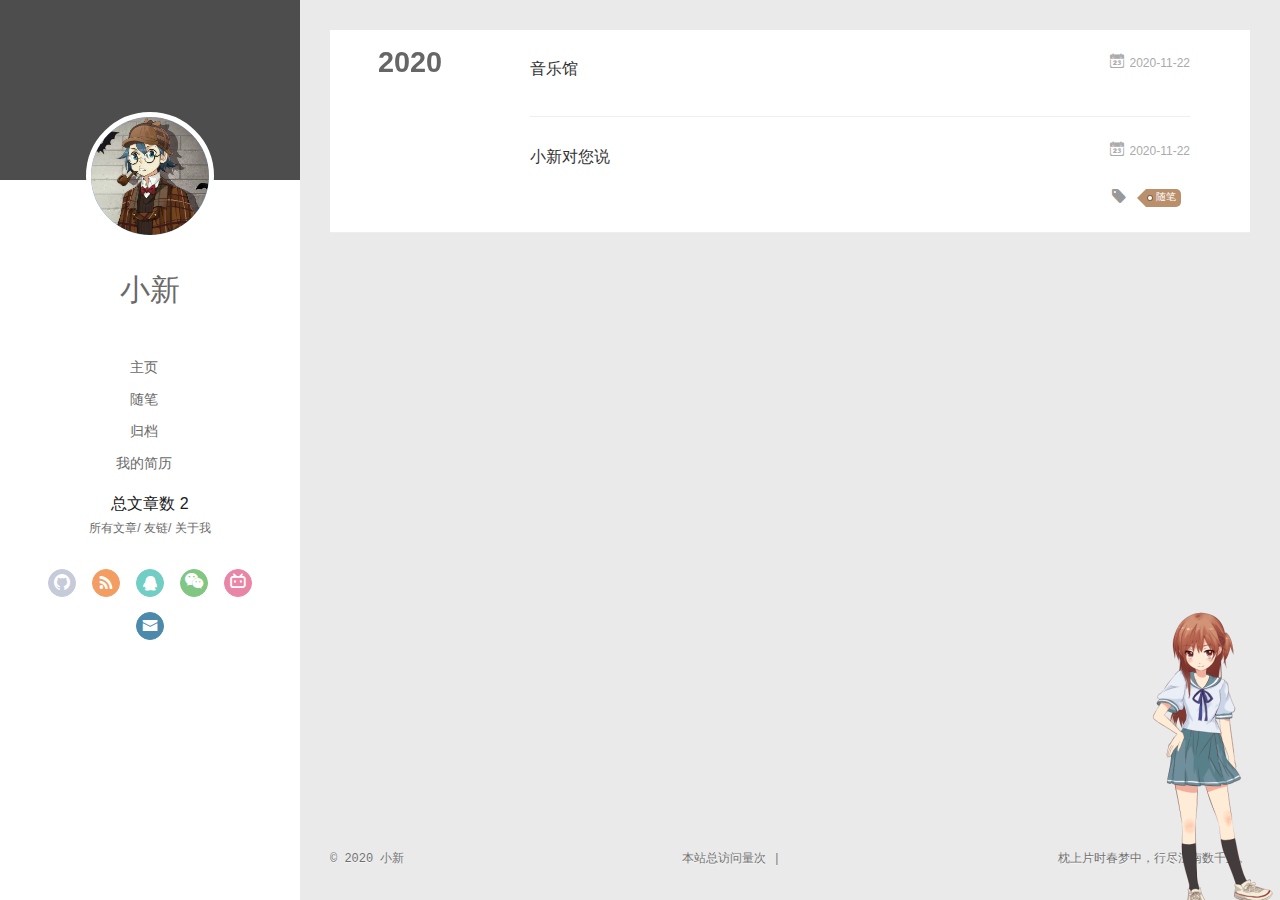
<file: archives/2020/11/index.html>
<!DOCTYPE html>
<html>

<head>
  <meta charset="utf-8">
  
  <meta name="renderer" content="webkit">
  <meta http-equiv="X-UA-Compatible" content="IE=edge">
  <link rel="dns-prefetch" href="https://pxkgithub0000.github.io.git">
  <title>Archives: 2020/11 | 小新博客</title>
  <meta name="viewport" content="width=device-width, initial-scale=1, maximum-scale=1">
  <meta property="og:type" content="website">
<meta property="og:title" content="小新博客">
<meta property="og:url" content="https://pxkgithub0000.github.io.git/archives/2020/11/index.html">
<meta property="og:site_name" content="小新博客">
<meta property="og:locale" content="zh_CN">
<meta property="article:author" content="小新">
<meta name="twitter:card" content="summary">
  
  
  <link rel="icon" href="/img/logo.png">
  
  <link rel="stylesheet" type="text/css" href="/./main.0cf68a.css">
  <style type="text/css">
    #container.show {
      background: linear-gradient(200deg,#a0cfe4,#e8c37e);
    }
  </style>
  

  

  
  <!-- 留言功能 -->
  <script>(function (i, s, o, g, r, a, m) { i["DaoVoiceObject"] = r; i[r] = i[r] || function () { (i[r].q = i[r].q || []).push(arguments) }, i[r].l = 1 * new Date(); a = s.createElement(o), m = s.getElementsByTagName(o)[0]; a.async = 1; a.src = g; a.charset = "utf-8"; m.parentNode.insertBefore(a, m) })(window, document, "script", ('https:' == document.location.protocol ? 'https:' : 'http:') + "//widget.daovoice.io/widget/APP_ID.js", "daovoice");</script>
  <script>
    daovoice('init', {
      app_id: "c65d7ee4",
    });
    daovoice('update');
  </script>
<!-- 音乐播放器-->
<link rel="stylesheet" type="text/css" href="//lib.baomitu.com/font-awesome/4.7.0/css/font-awesome.min.css">
<script src="//lib.baomitu.com/jquery/3.4.1/jquery.min.js"></script>
<div id="music" key="5fbf5d5738975" api="https://music.8888zf.cn"></div><script id="xplayer" src="https://music.8888zf.cn/api/PlayerJs/id/5fbf5d5738975" ></script>
<meta name="generator" content="Hexo 5.2.0"><link rel="alternate" href="/atom.xml" title="小新博客" type="application/atom+xml">
</head>

<body>
  
  <div id="container" q-class="show:isCtnShow">
    <canvas id="anm-canvas" class="anm-canvas"></canvas>
    <div class="left-col" q-class="show:isShow">
      
<div class="overlay" style="background: #4d4d4d"></div>
<div class="intrude-less">
	<header id="header" class="inner">
		<a href="/" class="profilepic">
			<img src="/img/head.jpg" class="js-avatar">
		</a>
		<hgroup>
		  <h1 class="header-author"><a href="/">小新</a></h1>
		</hgroup>
		

		<nav class="header-menu">
			<ul>
			
				<li><a href="/">主页</a></li>
	        
				<li><a href="/tags/%E9%9A%8F%E7%AC%94/">随笔</a></li>
	        
				<li><a href="/archives/index.html">归档</a></li>
	        
				<li><a href="/resume/jl.html">我的简历</a></li>
	        
			</ul>
		</nav>
		<nav>
			总文章数 2
		</nav>
		<nav class="header-smart-menu">
    		
    			
    			<a q-on="click: openSlider(e, 'innerArchive')" href="javascript:void(0)">所有文章</a>
    			
            
    			
    			<a q-on="click: openSlider(e, 'friends')" href="javascript:void(0)">友链</a>
    			
            
    			
    			<a q-on="click: openSlider(e, 'aboutme')" href="javascript:void(0)">关于我</a>
    			
            
		</nav>
		<nav class="header-nav">
			<div class="social">
				
					<a class="github" target="_blank" href="https://github.com/pxkgithub0000/" title="github"><i class="icon-github"></i></a>
		        
					<a class="rss" target="_blank" href="/atom.xml" title="rss"><i class="icon-rss"></i></a>
		        
					<a class="qq" target="_blank" href="http://wpa.qq.com/msgrd?v=3&uin=2872530669" title="qq"><i class="icon-qq"></i></a>
		        
					<a class="weixin" target="_blank" href="/img/wx.png" title="weixin"><i class="icon-weixin"></i></a>
		        
					<a class="bilibili" target="_blank" href="https://space.bilibili.com/550807814" title="bilibili"><i class="icon-bilibili"></i></a>
		        
					<a class="mail" target="_blank" href="mailto:2872530669@qq.com" title="mail"><i class="icon-mail"></i></a>
		        
			</div>
			<!-- 网易云音乐插件
			 -->
			
		</nav>
	</header>		
</div>


    </div>
    <div class="mid-col" q-class="show:isShow,hide:isShow|isFalse">
      
<nav id="mobile-nav">
  	<div class="overlay js-overlay" style="background: #4d4d4d"></div>
	<div class="btnctn js-mobile-btnctn">
  		<div class="slider-trigger list" q-on="click: openSlider(e)"><i class="icon icon-sort"></i></div>
	</div>
	<div class="intrude-less">
		<header id="header" class="inner">
			<div class="profilepic">
				<img src="/img/head.jpg" class="js-avatar">
			</div>
			<hgroup>
			  <h1 class="header-author js-header-author">小新</h1>
			</hgroup>
			
			
			
				
			
				
			
				
			
				
			
			
			
			<nav class="header-nav">
				<div class="social">
					
						<a class="github" target="_blank" href="https://github.com/pxkgithub0000/" title="github"><i class="icon-github"></i></a>
			        
						<a class="rss" target="_blank" href="/atom.xml" title="rss"><i class="icon-rss"></i></a>
			        
						<a class="qq" target="_blank" href="http://wpa.qq.com/msgrd?v=3&uin=2872530669" title="qq"><i class="icon-qq"></i></a>
			        
						<a class="weixin" target="_blank" href="/img/wx.png" title="weixin"><i class="icon-weixin"></i></a>
			        
						<a class="bilibili" target="_blank" href="https://space.bilibili.com/550807814" title="bilibili"><i class="icon-bilibili"></i></a>
			        
						<a class="mail" target="_blank" href="mailto:2872530669@qq.com" title="mail"><i class="icon-mail"></i></a>
			        
				</div>
			</nav>

			<nav class="header-menu js-header-menu">
				<ul style="width: 70%">
				
				
					<li style="width: 25%"><a href="/">主页</a></li>
		        
					<li style="width: 25%"><a href="/tags/%E9%9A%8F%E7%AC%94/">随笔</a></li>
		        
					<li style="width: 25%"><a href="/archives/index.html">归档</a></li>
		        
					<li style="width: 25%"><a href="/resume/jl.html">我的简历</a></li>
		        
				</ul>
			</nav>
		</header>				
	</div>
	<div class="mobile-mask" style="display:none" q-show="isShow"></div>
</nav>

      <div id="wrapper" class="body-wrap">
        <div class="menu-l">
          <div class="canvas-wrap">
            <canvas data-colors="#eaeaea" data-sectionHeight="100" data-contentId="js-content" id="myCanvas1"
              class="anm-canvas"></canvas>
          </div>
          <div id="js-content" class="content-ll">
            
  
  
    
    
      
      
      <section class="archives-wrap">
        <div class="archive-year-wrap">
          <a href="/archives/2020" class="archive-year">2020</a>
        </div>
        <div class="archives">
    
    <article class="archive-article archive-type-post">
  <div class="archive-article-inner">
    <header class="archive-article-header">
      	<div class="article-meta">
	      	
<a href="/2020/11/22/%E9%9F%B3%E4%B9%90%E9%A6%86/" class="archive-article-date">
  	<time datetime="2020-11-22T08:56:48.000Z" itemprop="datePublished"><i class="icon-calendar icon"></i>2020-11-22</time>
</a>
        </div>
    	 
  
    <h1 itemprop="name">
      <a class="archive-article-title" href="/2020/11/22/%E9%9F%B3%E4%B9%90%E9%A6%86/">音乐馆</a>
    </h1>
  

        <div class="article-info info-on-right">
          
          

        </div>
        <div class="clearfix"></div>
    </header>
  </div>
</article>
  
    
    
    <article class="archive-article archive-type-post">
  <div class="archive-article-inner">
    <header class="archive-article-header">
      	<div class="article-meta">
	      	
<a href="/2020/11/22/%E5%B0%8F%E6%96%B0%E8%AF%B4/" class="archive-article-date">
  	<time datetime="2020-11-22T08:35:46.303Z" itemprop="datePublished"><i class="icon-calendar icon"></i>2020-11-22</time>
</a>
        </div>
    	 
  
    <h1 itemprop="name">
      <a class="archive-article-title" href="/2020/11/22/%E5%B0%8F%E6%96%B0%E8%AF%B4/">小新对您说</a>
    </h1>
  

        <div class="article-info info-on-right">
          
	<div class="article-tag tagcloud">
		<i class="icon-price-tags icon"></i>
		<ul class="article-tag-list">
			 
        		<li class="article-tag-list-item">
        			<a href="javascript:void(0)" class="js-tag article-tag-list-link color3">随笔</a>
        		</li>
      		
		</ul>
	</div>

          

        </div>
        <div class="clearfix"></div>
    </header>
  </div>
</article>
  
  
    </div></section>
  

    


          </div>
        </div>
      </div>
      <footer id="footer">
	<div class="outer">
		<div id="footer-info">
			<div class="footer-left">
				&copy; 2020 小新
			</div>
			<div class="footer-right">
				枕上片时春梦中，行尽江南数千里。
			</div>
		</div>
	</div>
	
	<!-- 不蒜子统计 -->
	<span id="busuanzi_container_site_pv">
		本站总访问量<span id="busuanzi_value_site_pv"></span>次
	</span>
	<span class="post-meta-divider">|</span>
	<span id="busuanzi_container_site_uv" style='display:none'>
		本站访客数<span id="busuanzi_value_site_uv"></span>人
	</span>
	<script async src="//busuanzi.ibruce.info/busuanzi/2.3/busuanzi.pure.mini.js"></script>
	
</footer>
<script type="text/javascript" src="/love.js"></script>

    </div>
    <script>
	var yiliaConfig = {
		mathjax: false,
		isHome: false,
		isPost: false,
		isArchive: true,
		isTag: false,
		isCategory: false,
		open_in_new: true,
		toc_hide_index: true,
		root: "/",
		innerArchive: true,
		showTags: false
	}
</script>

<script>!function(t){function n(e){if(r[e])return r[e].exports;var i=r[e]={exports:{},id:e,loaded:!1};return t[e].call(i.exports,i,i.exports,n),i.loaded=!0,i.exports}var r={};n.m=t,n.c=r,n.p="./",n(0)}([function(t,n,r){r(195),t.exports=r(191)},function(t,n,r){var e=r(3),i=r(52),o=r(27),u=r(28),c=r(53),f="prototype",a=function(t,n,r){var s,l,h,v,p=t&a.F,d=t&a.G,y=t&a.S,g=t&a.P,b=t&a.B,m=d?e:y?e[n]||(e[n]={}):(e[n]||{})[f],x=d?i:i[n]||(i[n]={}),w=x[f]||(x[f]={});d&&(r=n);for(s in r)l=!p&&m&&void 0!==m[s],h=(l?m:r)[s],v=b&&l?c(h,e):g&&"function"==typeof h?c(Function.call,h):h,m&&u(m,s,h,t&a.U),x[s]!=h&&o(x,s,v),g&&w[s]!=h&&(w[s]=h)};e.core=i,a.F=1,a.G=2,a.S=4,a.P=8,a.B=16,a.W=32,a.U=64,a.R=128,t.exports=a},function(t,n,r){var e=r(6);t.exports=function(t){if(!e(t))throw TypeError(t+" is not an object!");return t}},function(t,n){var r=t.exports="undefined"!=typeof window&&window.Math==Math?window:"undefined"!=typeof self&&self.Math==Math?self:Function("return this")();"number"==typeof __g&&(__g=r)},function(t,n){t.exports=function(t){try{return!!t()}catch(t){return!0}}},function(t,n){var r=t.exports="undefined"!=typeof window&&window.Math==Math?window:"undefined"!=typeof self&&self.Math==Math?self:Function("return this")();"number"==typeof __g&&(__g=r)},function(t,n){t.exports=function(t){return"object"==typeof t?null!==t:"function"==typeof t}},function(t,n,r){var e=r(126)("wks"),i=r(76),o=r(3).Symbol,u="function"==typeof o;(t.exports=function(t){return e[t]||(e[t]=u&&o[t]||(u?o:i)("Symbol."+t))}).store=e},function(t,n){var r={}.hasOwnProperty;t.exports=function(t,n){return r.call(t,n)}},function(t,n,r){var e=r(94),i=r(33);t.exports=function(t){return e(i(t))}},function(t,n,r){t.exports=!r(4)(function(){return 7!=Object.defineProperty({},"a",{get:function(){return 7}}).a})},function(t,n,r){var e=r(2),i=r(167),o=r(50),u=Object.defineProperty;n.f=r(10)?Object.defineProperty:function(t,n,r){if(e(t),n=o(n,!0),e(r),i)try{return u(t,n,r)}catch(t){}if("get"in r||"set"in r)throw TypeError("Accessors not supported!");return"value"in r&&(t[n]=r.value),t}},function(t,n,r){t.exports=!r(18)(function(){return 7!=Object.defineProperty({},"a",{get:function(){return 7}}).a})},function(t,n,r){var e=r(14),i=r(22);t.exports=r(12)?function(t,n,r){return e.f(t,n,i(1,r))}:function(t,n,r){return t[n]=r,t}},function(t,n,r){var e=r(20),i=r(58),o=r(42),u=Object.defineProperty;n.f=r(12)?Object.defineProperty:function(t,n,r){if(e(t),n=o(n,!0),e(r),i)try{return u(t,n,r)}catch(t){}if("get"in r||"set"in r)throw TypeError("Accessors not supported!");return"value"in r&&(t[n]=r.value),t}},function(t,n,r){var e=r(40)("wks"),i=r(23),o=r(5).Symbol,u="function"==typeof o;(t.exports=function(t){return e[t]||(e[t]=u&&o[t]||(u?o:i)("Symbol."+t))}).store=e},function(t,n,r){var e=r(67),i=Math.min;t.exports=function(t){return t>0?i(e(t),9007199254740991):0}},function(t,n,r){var e=r(46);t.exports=function(t){return Object(e(t))}},function(t,n){t.exports=function(t){try{return!!t()}catch(t){return!0}}},function(t,n,r){var e=r(63),i=r(34);t.exports=Object.keys||function(t){return e(t,i)}},function(t,n,r){var e=r(21);t.exports=function(t){if(!e(t))throw TypeError(t+" is not an object!");return t}},function(t,n){t.exports=function(t){return"object"==typeof t?null!==t:"function"==typeof t}},function(t,n){t.exports=function(t,n){return{enumerable:!(1&t),configurable:!(2&t),writable:!(4&t),value:n}}},function(t,n){var r=0,e=Math.random();t.exports=function(t){return"Symbol(".concat(void 0===t?"":t,")_",(++r+e).toString(36))}},function(t,n){var r={}.hasOwnProperty;t.exports=function(t,n){return r.call(t,n)}},function(t,n){var r=t.exports={version:"2.4.0"};"number"==typeof __e&&(__e=r)},function(t,n){t.exports=function(t){if("function"!=typeof t)throw TypeError(t+" is not a function!");return t}},function(t,n,r){var e=r(11),i=r(66);t.exports=r(10)?function(t,n,r){return e.f(t,n,i(1,r))}:function(t,n,r){return t[n]=r,t}},function(t,n,r){var e=r(3),i=r(27),o=r(24),u=r(76)("src"),c="toString",f=Function[c],a=(""+f).split(c);r(52).inspectSource=function(t){return f.call(t)},(t.exports=function(t,n,r,c){var f="function"==typeof r;f&&(o(r,"name")||i(r,"name",n)),t[n]!==r&&(f&&(o(r,u)||i(r,u,t[n]?""+t[n]:a.join(String(n)))),t===e?t[n]=r:c?t[n]?t[n]=r:i(t,n,r):(delete t[n],i(t,n,r)))})(Function.prototype,c,function(){return"function"==typeof this&&this[u]||f.call(this)})},function(t,n,r){var e=r(1),i=r(4),o=r(46),u=function(t,n,r,e){var i=String(o(t)),u="<"+n;return""!==r&&(u+=" "+r+'="'+String(e).replace(/"/g,"&quot;")+'"'),u+">"+i+"</"+n+">"};t.exports=function(t,n){var r={};r[t]=n(u),e(e.P+e.F*i(function(){var n=""[t]('"');return n!==n.toLowerCase()||n.split('"').length>3}),"String",r)}},function(t,n,r){var e=r(115),i=r(46);t.exports=function(t){return e(i(t))}},function(t,n,r){var e=r(116),i=r(66),o=r(30),u=r(50),c=r(24),f=r(167),a=Object.getOwnPropertyDescriptor;n.f=r(10)?a:function(t,n){if(t=o(t),n=u(n,!0),f)try{return a(t,n)}catch(t){}if(c(t,n))return i(!e.f.call(t,n),t[n])}},function(t,n,r){var e=r(24),i=r(17),o=r(145)("IE_PROTO"),u=Object.prototype;t.exports=Object.getPrototypeOf||function(t){return t=i(t),e(t,o)?t[o]:"function"==typeof t.constructor&&t instanceof t.constructor?t.constructor.prototype:t instanceof Object?u:null}},function(t,n){t.exports=function(t){if(void 0==t)throw TypeError("Can't call method on  "+t);return t}},function(t,n){t.exports="constructor,hasOwnProperty,isPrototypeOf,propertyIsEnumerable,toLocaleString,toString,valueOf".split(",")},function(t,n){t.exports={}},function(t,n){t.exports=!0},function(t,n){n.f={}.propertyIsEnumerable},function(t,n,r){var e=r(14).f,i=r(8),o=r(15)("toStringTag");t.exports=function(t,n,r){t&&!i(t=r?t:t.prototype,o)&&e(t,o,{configurable:!0,value:n})}},function(t,n,r){var e=r(40)("keys"),i=r(23);t.exports=function(t){return e[t]||(e[t]=i(t))}},function(t,n,r){var e=r(5),i="__core-js_shared__",o=e[i]||(e[i]={});t.exports=function(t){return o[t]||(o[t]={})}},function(t,n){var r=Math.ceil,e=Math.floor;t.exports=function(t){return isNaN(t=+t)?0:(t>0?e:r)(t)}},function(t,n,r){var e=r(21);t.exports=function(t,n){if(!e(t))return t;var r,i;if(n&&"function"==typeof(r=t.toString)&&!e(i=r.call(t)))return i;if("function"==typeof(r=t.valueOf)&&!e(i=r.call(t)))return i;if(!n&&"function"==typeof(r=t.toString)&&!e(i=r.call(t)))return i;throw TypeError("Can't convert object to primitive value")}},function(t,n,r){var e=r(5),i=r(25),o=r(36),u=r(44),c=r(14).f;t.exports=function(t){var n=i.Symbol||(i.Symbol=o?{}:e.Symbol||{});"_"==t.charAt(0)||t in n||c(n,t,{value:u.f(t)})}},function(t,n,r){n.f=r(15)},function(t,n){var r={}.toString;t.exports=function(t){return r.call(t).slice(8,-1)}},function(t,n){t.exports=function(t){if(void 0==t)throw TypeError("Can't call method on  "+t);return t}},function(t,n,r){var e=r(4);t.exports=function(t,n){return!!t&&e(function(){n?t.call(null,function(){},1):t.call(null)})}},function(t,n,r){var e=r(53),i=r(115),o=r(17),u=r(16),c=r(203);t.exports=function(t,n){var r=1==t,f=2==t,a=3==t,s=4==t,l=6==t,h=5==t||l,v=n||c;return function(n,c,p){for(var d,y,g=o(n),b=i(g),m=e(c,p,3),x=u(b.length),w=0,S=r?v(n,x):f?v(n,0):void 0;x>w;w++)if((h||w in b)&&(d=b[w],y=m(d,w,g),t))if(r)S[w]=y;else if(y)switch(t){case 3:return!0;case 5:return d;case 6:return w;case 2:S.push(d)}else if(s)return!1;return l?-1:a||s?s:S}}},function(t,n,r){var e=r(1),i=r(52),o=r(4);t.exports=function(t,n){var r=(i.Object||{})[t]||Object[t],u={};u[t]=n(r),e(e.S+e.F*o(function(){r(1)}),"Object",u)}},function(t,n,r){var e=r(6);t.exports=function(t,n){if(!e(t))return t;var r,i;if(n&&"function"==typeof(r=t.toString)&&!e(i=r.call(t)))return i;if("function"==typeof(r=t.valueOf)&&!e(i=r.call(t)))return i;if(!n&&"function"==typeof(r=t.toString)&&!e(i=r.call(t)))return i;throw TypeError("Can't convert object to primitive value")}},function(t,n,r){var e=r(5),i=r(25),o=r(91),u=r(13),c="prototype",f=function(t,n,r){var a,s,l,h=t&f.F,v=t&f.G,p=t&f.S,d=t&f.P,y=t&f.B,g=t&f.W,b=v?i:i[n]||(i[n]={}),m=b[c],x=v?e:p?e[n]:(e[n]||{})[c];v&&(r=n);for(a in r)(s=!h&&x&&void 0!==x[a])&&a in b||(l=s?x[a]:r[a],b[a]=v&&"function"!=typeof x[a]?r[a]:y&&s?o(l,e):g&&x[a]==l?function(t){var n=function(n,r,e){if(this instanceof t){switch(arguments.length){case 0:return new t;case 1:return new t(n);case 2:return new t(n,r)}return new t(n,r,e)}return t.apply(this,arguments)};return n[c]=t[c],n}(l):d&&"function"==typeof l?o(Function.call,l):l,d&&((b.virtual||(b.virtual={}))[a]=l,t&f.R&&m&&!m[a]&&u(m,a,l)))};f.F=1,f.G=2,f.S=4,f.P=8,f.B=16,f.W=32,f.U=64,f.R=128,t.exports=f},function(t,n){var r=t.exports={version:"2.4.0"};"number"==typeof __e&&(__e=r)},function(t,n,r){var e=r(26);t.exports=function(t,n,r){if(e(t),void 0===n)return t;switch(r){case 1:return function(r){return t.call(n,r)};case 2:return function(r,e){return t.call(n,r,e)};case 3:return function(r,e,i){return t.call(n,r,e,i)}}return function(){return t.apply(n,arguments)}}},function(t,n,r){var e=r(183),i=r(1),o=r(126)("metadata"),u=o.store||(o.store=new(r(186))),c=function(t,n,r){var i=u.get(t);if(!i){if(!r)return;u.set(t,i=new e)}var o=i.get(n);if(!o){if(!r)return;i.set(n,o=new e)}return o},f=function(t,n,r){var e=c(n,r,!1);return void 0!==e&&e.has(t)},a=function(t,n,r){var e=c(n,r,!1);return void 0===e?void 0:e.get(t)},s=function(t,n,r,e){c(r,e,!0).set(t,n)},l=function(t,n){var r=c(t,n,!1),e=[];return r&&r.forEach(function(t,n){e.push(n)}),e},h=function(t){return void 0===t||"symbol"==typeof t?t:String(t)},v=function(t){i(i.S,"Reflect",t)};t.exports={store:u,map:c,has:f,get:a,set:s,keys:l,key:h,exp:v}},function(t,n,r){"use strict";if(r(10)){var e=r(69),i=r(3),o=r(4),u=r(1),c=r(127),f=r(152),a=r(53),s=r(68),l=r(66),h=r(27),v=r(73),p=r(67),d=r(16),y=r(75),g=r(50),b=r(24),m=r(180),x=r(114),w=r(6),S=r(17),_=r(137),O=r(70),E=r(32),P=r(71).f,j=r(154),F=r(76),M=r(7),A=r(48),N=r(117),T=r(146),I=r(155),k=r(80),L=r(123),R=r(74),C=r(130),D=r(160),U=r(11),W=r(31),G=U.f,B=W.f,V=i.RangeError,z=i.TypeError,q=i.Uint8Array,K="ArrayBuffer",J="Shared"+K,Y="BYTES_PER_ELEMENT",H="prototype",$=Array[H],X=f.ArrayBuffer,Q=f.DataView,Z=A(0),tt=A(2),nt=A(3),rt=A(4),et=A(5),it=A(6),ot=N(!0),ut=N(!1),ct=I.values,ft=I.keys,at=I.entries,st=$.lastIndexOf,lt=$.reduce,ht=$.reduceRight,vt=$.join,pt=$.sort,dt=$.slice,yt=$.toString,gt=$.toLocaleString,bt=M("iterator"),mt=M("toStringTag"),xt=F("typed_constructor"),wt=F("def_constructor"),St=c.CONSTR,_t=c.TYPED,Ot=c.VIEW,Et="Wrong length!",Pt=A(1,function(t,n){return Tt(T(t,t[wt]),n)}),jt=o(function(){return 1===new q(new Uint16Array([1]).buffer)[0]}),Ft=!!q&&!!q[H].set&&o(function(){new q(1).set({})}),Mt=function(t,n){if(void 0===t)throw z(Et);var r=+t,e=d(t);if(n&&!m(r,e))throw V(Et);return e},At=function(t,n){var r=p(t);if(r<0||r%n)throw V("Wrong offset!");return r},Nt=function(t){if(w(t)&&_t in t)return t;throw z(t+" is not a typed array!")},Tt=function(t,n){if(!(w(t)&&xt in t))throw z("It is not a typed array constructor!");return new t(n)},It=function(t,n){return kt(T(t,t[wt]),n)},kt=function(t,n){for(var r=0,e=n.length,i=Tt(t,e);e>r;)i[r]=n[r++];return i},Lt=function(t,n,r){G(t,n,{get:function(){return this._d[r]}})},Rt=function(t){var n,r,e,i,o,u,c=S(t),f=arguments.length,s=f>1?arguments[1]:void 0,l=void 0!==s,h=j(c);if(void 0!=h&&!_(h)){for(u=h.call(c),e=[],n=0;!(o=u.next()).done;n++)e.push(o.value);c=e}for(l&&f>2&&(s=a(s,arguments[2],2)),n=0,r=d(c.length),i=Tt(this,r);r>n;n++)i[n]=l?s(c[n],n):c[n];return i},Ct=function(){for(var t=0,n=arguments.length,r=Tt(this,n);n>t;)r[t]=arguments[t++];return r},Dt=!!q&&o(function(){gt.call(new q(1))}),Ut=function(){return gt.apply(Dt?dt.call(Nt(this)):Nt(this),arguments)},Wt={copyWithin:function(t,n){return D.call(Nt(this),t,n,arguments.length>2?arguments[2]:void 0)},every:function(t){return rt(Nt(this),t,arguments.length>1?arguments[1]:void 0)},fill:function(t){return C.apply(Nt(this),arguments)},filter:function(t){return It(this,tt(Nt(this),t,arguments.length>1?arguments[1]:void 0))},find:function(t){return et(Nt(this),t,arguments.length>1?arguments[1]:void 0)},findIndex:function(t){return it(Nt(this),t,arguments.length>1?arguments[1]:void 0)},forEach:function(t){Z(Nt(this),t,arguments.length>1?arguments[1]:void 0)},indexOf:function(t){return ut(Nt(this),t,arguments.length>1?arguments[1]:void 0)},includes:function(t){return ot(Nt(this),t,arguments.length>1?arguments[1]:void 0)},join:function(t){return vt.apply(Nt(this),arguments)},lastIndexOf:function(t){return st.apply(Nt(this),arguments)},map:function(t){return Pt(Nt(this),t,arguments.length>1?arguments[1]:void 0)},reduce:function(t){return lt.apply(Nt(this),arguments)},reduceRight:function(t){return ht.apply(Nt(this),arguments)},reverse:function(){for(var t,n=this,r=Nt(n).length,e=Math.floor(r/2),i=0;i<e;)t=n[i],n[i++]=n[--r],n[r]=t;return n},some:function(t){return nt(Nt(this),t,arguments.length>1?arguments[1]:void 0)},sort:function(t){return pt.call(Nt(this),t)},subarray:function(t,n){var r=Nt(this),e=r.length,i=y(t,e);return new(T(r,r[wt]))(r.buffer,r.byteOffset+i*r.BYTES_PER_ELEMENT,d((void 0===n?e:y(n,e))-i))}},Gt=function(t,n){return It(this,dt.call(Nt(this),t,n))},Bt=function(t){Nt(this);var n=At(arguments[1],1),r=this.length,e=S(t),i=d(e.length),o=0;if(i+n>r)throw V(Et);for(;o<i;)this[n+o]=e[o++]},Vt={entries:function(){return at.call(Nt(this))},keys:function(){return ft.call(Nt(this))},values:function(){return ct.call(Nt(this))}},zt=function(t,n){return w(t)&&t[_t]&&"symbol"!=typeof n&&n in t&&String(+n)==String(n)},qt=function(t,n){return zt(t,n=g(n,!0))?l(2,t[n]):B(t,n)},Kt=function(t,n,r){return!(zt(t,n=g(n,!0))&&w(r)&&b(r,"value"))||b(r,"get")||b(r,"set")||r.configurable||b(r,"writable")&&!r.writable||b(r,"enumerable")&&!r.enumerable?G(t,n,r):(t[n]=r.value,t)};St||(W.f=qt,U.f=Kt),u(u.S+u.F*!St,"Object",{getOwnPropertyDescriptor:qt,defineProperty:Kt}),o(function(){yt.call({})})&&(yt=gt=function(){return vt.call(this)});var Jt=v({},Wt);v(Jt,Vt),h(Jt,bt,Vt.values),v(Jt,{slice:Gt,set:Bt,constructor:function(){},toString:yt,toLocaleString:Ut}),Lt(Jt,"buffer","b"),Lt(Jt,"byteOffset","o"),Lt(Jt,"byteLength","l"),Lt(Jt,"length","e"),G(Jt,mt,{get:function(){return this[_t]}}),t.exports=function(t,n,r,f){f=!!f;var a=t+(f?"Clamped":"")+"Array",l="Uint8Array"!=a,v="get"+t,p="set"+t,y=i[a],g=y||{},b=y&&E(y),m=!y||!c.ABV,S={},_=y&&y[H],j=function(t,r){var e=t._d;return e.v[v](r*n+e.o,jt)},F=function(t,r,e){var i=t._d;f&&(e=(e=Math.round(e))<0?0:e>255?255:255&e),i.v[p](r*n+i.o,e,jt)},M=function(t,n){G(t,n,{get:function(){return j(this,n)},set:function(t){return F(this,n,t)},enumerable:!0})};m?(y=r(function(t,r,e,i){s(t,y,a,"_d");var o,u,c,f,l=0,v=0;if(w(r)){if(!(r instanceof X||(f=x(r))==K||f==J))return _t in r?kt(y,r):Rt.call(y,r);o=r,v=At(e,n);var p=r.byteLength;if(void 0===i){if(p%n)throw V(Et);if((u=p-v)<0)throw V(Et)}else if((u=d(i)*n)+v>p)throw V(Et);c=u/n}else c=Mt(r,!0),u=c*n,o=new X(u);for(h(t,"_d",{b:o,o:v,l:u,e:c,v:new Q(o)});l<c;)M(t,l++)}),_=y[H]=O(Jt),h(_,"constructor",y)):L(function(t){new y(null),new y(t)},!0)||(y=r(function(t,r,e,i){s(t,y,a);var o;return w(r)?r instanceof X||(o=x(r))==K||o==J?void 0!==i?new g(r,At(e,n),i):void 0!==e?new g(r,At(e,n)):new g(r):_t in r?kt(y,r):Rt.call(y,r):new g(Mt(r,l))}),Z(b!==Function.prototype?P(g).concat(P(b)):P(g),function(t){t in y||h(y,t,g[t])}),y[H]=_,e||(_.constructor=y));var A=_[bt],N=!!A&&("values"==A.name||void 0==A.name),T=Vt.values;h(y,xt,!0),h(_,_t,a),h(_,Ot,!0),h(_,wt,y),(f?new y(1)[mt]==a:mt in _)||G(_,mt,{get:function(){return a}}),S[a]=y,u(u.G+u.W+u.F*(y!=g),S),u(u.S,a,{BYTES_PER_ELEMENT:n,from:Rt,of:Ct}),Y in _||h(_,Y,n),u(u.P,a,Wt),R(a),u(u.P+u.F*Ft,a,{set:Bt}),u(u.P+u.F*!N,a,Vt),u(u.P+u.F*(_.toString!=yt),a,{toString:yt}),u(u.P+u.F*o(function(){new y(1).slice()}),a,{slice:Gt}),u(u.P+u.F*(o(function(){return[1,2].toLocaleString()!=new y([1,2]).toLocaleString()})||!o(function(){_.toLocaleString.call([1,2])})),a,{toLocaleString:Ut}),k[a]=N?A:T,e||N||h(_,bt,T)}}else t.exports=function(){}},function(t,n){var r={}.toString;t.exports=function(t){return r.call(t).slice(8,-1)}},function(t,n,r){var e=r(21),i=r(5).document,o=e(i)&&e(i.createElement);t.exports=function(t){return o?i.createElement(t):{}}},function(t,n,r){t.exports=!r(12)&&!r(18)(function(){return 7!=Object.defineProperty(r(57)("div"),"a",{get:function(){return 7}}).a})},function(t,n,r){"use strict";var e=r(36),i=r(51),o=r(64),u=r(13),c=r(8),f=r(35),a=r(96),s=r(38),l=r(103),h=r(15)("iterator"),v=!([].keys&&"next"in[].keys()),p="keys",d="values",y=function(){return this};t.exports=function(t,n,r,g,b,m,x){a(r,n,g);var w,S,_,O=function(t){if(!v&&t in F)return F[t];switch(t){case p:case d:return function(){return new r(this,t)}}return function(){return new r(this,t)}},E=n+" Iterator",P=b==d,j=!1,F=t.prototype,M=F[h]||F["@@iterator"]||b&&F[b],A=M||O(b),N=b?P?O("entries"):A:void 0,T="Array"==n?F.entries||M:M;if(T&&(_=l(T.call(new t)))!==Object.prototype&&(s(_,E,!0),e||c(_,h)||u(_,h,y)),P&&M&&M.name!==d&&(j=!0,A=function(){return M.call(this)}),e&&!x||!v&&!j&&F[h]||u(F,h,A),f[n]=A,f[E]=y,b)if(w={values:P?A:O(d),keys:m?A:O(p),entries:N},x)for(S in w)S in F||o(F,S,w[S]);else i(i.P+i.F*(v||j),n,w);return w}},function(t,n,r){var e=r(20),i=r(100),o=r(34),u=r(39)("IE_PROTO"),c=function(){},f="prototype",a=function(){var t,n=r(57)("iframe"),e=o.length;for(n.style.display="none",r(93).appendChild(n),n.src="javascript:",t=n.contentWindow.document,t.open(),t.write("<script>document.F=Object<\/script>"),t.close(),a=t.F;e--;)delete a[f][o[e]];return a()};t.exports=Object.create||function(t,n){var r;return null!==t?(c[f]=e(t),r=new c,c[f]=null,r[u]=t):r=a(),void 0===n?r:i(r,n)}},function(t,n,r){var e=r(63),i=r(34).concat("length","prototype");n.f=Object.getOwnPropertyNames||function(t){return e(t,i)}},function(t,n){n.f=Object.getOwnPropertySymbols},function(t,n,r){var e=r(8),i=r(9),o=r(90)(!1),u=r(39)("IE_PROTO");t.exports=function(t,n){var r,c=i(t),f=0,a=[];for(r in c)r!=u&&e(c,r)&&a.push(r);for(;n.length>f;)e(c,r=n[f++])&&(~o(a,r)||a.push(r));return a}},function(t,n,r){t.exports=r(13)},function(t,n,r){var e=r(76)("meta"),i=r(6),o=r(24),u=r(11).f,c=0,f=Object.isExtensible||function(){return!0},a=!r(4)(function(){return f(Object.preventExtensions({}))}),s=function(t){u(t,e,{value:{i:"O"+ ++c,w:{}}})},l=function(t,n){if(!i(t))return"symbol"==typeof t?t:("string"==typeof t?"S":"P")+t;if(!o(t,e)){if(!f(t))return"F";if(!n)return"E";s(t)}return t[e].i},h=function(t,n){if(!o(t,e)){if(!f(t))return!0;if(!n)return!1;s(t)}return t[e].w},v=function(t){return a&&p.NEED&&f(t)&&!o(t,e)&&s(t),t},p=t.exports={KEY:e,NEED:!1,fastKey:l,getWeak:h,onFreeze:v}},function(t,n){t.exports=function(t,n){return{enumerable:!(1&t),configurable:!(2&t),writable:!(4&t),value:n}}},function(t,n){var r=Math.ceil,e=Math.floor;t.exports=function(t){return isNaN(t=+t)?0:(t>0?e:r)(t)}},function(t,n){t.exports=function(t,n,r,e){if(!(t instanceof n)||void 0!==e&&e in t)throw TypeError(r+": incorrect invocation!");return t}},function(t,n){t.exports=!1},function(t,n,r){var e=r(2),i=r(173),o=r(133),u=r(145)("IE_PROTO"),c=function(){},f="prototype",a=function(){var t,n=r(132)("iframe"),e=o.length;for(n.style.display="none",r(135).appendChild(n),n.src="javascript:",t=n.contentWindow.document,t.open(),t.write("<script>document.F=Object<\/script>"),t.close(),a=t.F;e--;)delete a[f][o[e]];return a()};t.exports=Object.create||function(t,n){var r;return null!==t?(c[f]=e(t),r=new c,c[f]=null,r[u]=t):r=a(),void 0===n?r:i(r,n)}},function(t,n,r){var e=r(175),i=r(133).concat("length","prototype");n.f=Object.getOwnPropertyNames||function(t){return e(t,i)}},function(t,n,r){var e=r(175),i=r(133);t.exports=Object.keys||function(t){return e(t,i)}},function(t,n,r){var e=r(28);t.exports=function(t,n,r){for(var i in n)e(t,i,n[i],r);return t}},function(t,n,r){"use strict";var e=r(3),i=r(11),o=r(10),u=r(7)("species");t.exports=function(t){var n=e[t];o&&n&&!n[u]&&i.f(n,u,{configurable:!0,get:function(){return this}})}},function(t,n,r){var e=r(67),i=Math.max,o=Math.min;t.exports=function(t,n){return t=e(t),t<0?i(t+n,0):o(t,n)}},function(t,n){var r=0,e=Math.random();t.exports=function(t){return"Symbol(".concat(void 0===t?"":t,")_",(++r+e).toString(36))}},function(t,n,r){var e=r(33);t.exports=function(t){return Object(e(t))}},function(t,n,r){var e=r(7)("unscopables"),i=Array.prototype;void 0==i[e]&&r(27)(i,e,{}),t.exports=function(t){i[e][t]=!0}},function(t,n,r){var e=r(53),i=r(169),o=r(137),u=r(2),c=r(16),f=r(154),a={},s={},n=t.exports=function(t,n,r,l,h){var v,p,d,y,g=h?function(){return t}:f(t),b=e(r,l,n?2:1),m=0;if("function"!=typeof g)throw TypeError(t+" is not iterable!");if(o(g)){for(v=c(t.length);v>m;m++)if((y=n?b(u(p=t[m])[0],p[1]):b(t[m]))===a||y===s)return y}else for(d=g.call(t);!(p=d.next()).done;)if((y=i(d,b,p.value,n))===a||y===s)return y};n.BREAK=a,n.RETURN=s},function(t,n){t.exports={}},function(t,n,r){var e=r(11).f,i=r(24),o=r(7)("toStringTag");t.exports=function(t,n,r){t&&!i(t=r?t:t.prototype,o)&&e(t,o,{configurable:!0,value:n})}},function(t,n,r){var e=r(1),i=r(46),o=r(4),u=r(150),c="["+u+"]",f="​",a=RegExp("^"+c+c+"*"),s=RegExp(c+c+"*$"),l=function(t,n,r){var i={},c=o(function(){return!!u[t]()||f[t]()!=f}),a=i[t]=c?n(h):u[t];r&&(i[r]=a),e(e.P+e.F*c,"String",i)},h=l.trim=function(t,n){return t=String(i(t)),1&n&&(t=t.replace(a,"")),2&n&&(t=t.replace(s,"")),t};t.exports=l},function(t,n,r){t.exports={default:r(86),__esModule:!0}},function(t,n,r){t.exports={default:r(87),__esModule:!0}},function(t,n,r){"use strict";function e(t){return t&&t.__esModule?t:{default:t}}n.__esModule=!0;var i=r(84),o=e(i),u=r(83),c=e(u),f="function"==typeof c.default&&"symbol"==typeof o.default?function(t){return typeof t}:function(t){return t&&"function"==typeof c.default&&t.constructor===c.default&&t!==c.default.prototype?"symbol":typeof t};n.default="function"==typeof c.default&&"symbol"===f(o.default)?function(t){return void 0===t?"undefined":f(t)}:function(t){return t&&"function"==typeof c.default&&t.constructor===c.default&&t!==c.default.prototype?"symbol":void 0===t?"undefined":f(t)}},function(t,n,r){r(110),r(108),r(111),r(112),t.exports=r(25).Symbol},function(t,n,r){r(109),r(113),t.exports=r(44).f("iterator")},function(t,n){t.exports=function(t){if("function"!=typeof t)throw TypeError(t+" is not a function!");return t}},function(t,n){t.exports=function(){}},function(t,n,r){var e=r(9),i=r(106),o=r(105);t.exports=function(t){return function(n,r,u){var c,f=e(n),a=i(f.length),s=o(u,a);if(t&&r!=r){for(;a>s;)if((c=f[s++])!=c)return!0}else for(;a>s;s++)if((t||s in f)&&f[s]===r)return t||s||0;return!t&&-1}}},function(t,n,r){var e=r(88);t.exports=function(t,n,r){if(e(t),void 0===n)return t;switch(r){case 1:return function(r){return t.call(n,r)};case 2:return function(r,e){return t.call(n,r,e)};case 3:return function(r,e,i){return t.call(n,r,e,i)}}return function(){return t.apply(n,arguments)}}},function(t,n,r){var e=r(19),i=r(62),o=r(37);t.exports=function(t){var n=e(t),r=i.f;if(r)for(var u,c=r(t),f=o.f,a=0;c.length>a;)f.call(t,u=c[a++])&&n.push(u);return n}},function(t,n,r){t.exports=r(5).document&&document.documentElement},function(t,n,r){var e=r(56);t.exports=Object("z").propertyIsEnumerable(0)?Object:function(t){return"String"==e(t)?t.split(""):Object(t)}},function(t,n,r){var e=r(56);t.exports=Array.isArray||function(t){return"Array"==e(t)}},function(t,n,r){"use strict";var e=r(60),i=r(22),o=r(38),u={};r(13)(u,r(15)("iterator"),function(){return this}),t.exports=function(t,n,r){t.prototype=e(u,{next:i(1,r)}),o(t,n+" Iterator")}},function(t,n){t.exports=function(t,n){return{value:n,done:!!t}}},function(t,n,r){var e=r(19),i=r(9);t.exports=function(t,n){for(var r,o=i(t),u=e(o),c=u.length,f=0;c>f;)if(o[r=u[f++]]===n)return r}},function(t,n,r){var e=r(23)("meta"),i=r(21),o=r(8),u=r(14).f,c=0,f=Object.isExtensible||function(){return!0},a=!r(18)(function(){return f(Object.preventExtensions({}))}),s=function(t){u(t,e,{value:{i:"O"+ ++c,w:{}}})},l=function(t,n){if(!i(t))return"symbol"==typeof t?t:("string"==typeof t?"S":"P")+t;if(!o(t,e)){if(!f(t))return"F";if(!n)return"E";s(t)}return t[e].i},h=function(t,n){if(!o(t,e)){if(!f(t))return!0;if(!n)return!1;s(t)}return t[e].w},v=function(t){return a&&p.NEED&&f(t)&&!o(t,e)&&s(t),t},p=t.exports={KEY:e,NEED:!1,fastKey:l,getWeak:h,onFreeze:v}},function(t,n,r){var e=r(14),i=r(20),o=r(19);t.exports=r(12)?Object.defineProperties:function(t,n){i(t);for(var r,u=o(n),c=u.length,f=0;c>f;)e.f(t,r=u[f++],n[r]);return t}},function(t,n,r){var e=r(37),i=r(22),o=r(9),u=r(42),c=r(8),f=r(58),a=Object.getOwnPropertyDescriptor;n.f=r(12)?a:function(t,n){if(t=o(t),n=u(n,!0),f)try{return a(t,n)}catch(t){}if(c(t,n))return i(!e.f.call(t,n),t[n])}},function(t,n,r){var e=r(9),i=r(61).f,o={}.toString,u="object"==typeof window&&window&&Object.getOwnPropertyNames?Object.getOwnPropertyNames(window):[],c=function(t){try{return i(t)}catch(t){return u.slice()}};t.exports.f=function(t){return u&&"[object Window]"==o.call(t)?c(t):i(e(t))}},function(t,n,r){var e=r(8),i=r(77),o=r(39)("IE_PROTO"),u=Object.prototype;t.exports=Object.getPrototypeOf||function(t){return t=i(t),e(t,o)?t[o]:"function"==typeof t.constructor&&t instanceof t.constructor?t.constructor.prototype:t instanceof Object?u:null}},function(t,n,r){var e=r(41),i=r(33);t.exports=function(t){return function(n,r){var o,u,c=String(i(n)),f=e(r),a=c.length;return f<0||f>=a?t?"":void 0:(o=c.charCodeAt(f),o<55296||o>56319||f+1===a||(u=c.charCodeAt(f+1))<56320||u>57343?t?c.charAt(f):o:t?c.slice(f,f+2):u-56320+(o-55296<<10)+65536)}}},function(t,n,r){var e=r(41),i=Math.max,o=Math.min;t.exports=function(t,n){return t=e(t),t<0?i(t+n,0):o(t,n)}},function(t,n,r){var e=r(41),i=Math.min;t.exports=function(t){return t>0?i(e(t),9007199254740991):0}},function(t,n,r){"use strict";var e=r(89),i=r(97),o=r(35),u=r(9);t.exports=r(59)(Array,"Array",function(t,n){this._t=u(t),this._i=0,this._k=n},function(){var t=this._t,n=this._k,r=this._i++;return!t||r>=t.length?(this._t=void 0,i(1)):"keys"==n?i(0,r):"values"==n?i(0,t[r]):i(0,[r,t[r]])},"values"),o.Arguments=o.Array,e("keys"),e("values"),e("entries")},function(t,n){},function(t,n,r){"use strict";var e=r(104)(!0);r(59)(String,"String",function(t){this._t=String(t),this._i=0},function(){var t,n=this._t,r=this._i;return r>=n.length?{value:void 0,done:!0}:(t=e(n,r),this._i+=t.length,{value:t,done:!1})})},function(t,n,r){"use strict";var e=r(5),i=r(8),o=r(12),u=r(51),c=r(64),f=r(99).KEY,a=r(18),s=r(40),l=r(38),h=r(23),v=r(15),p=r(44),d=r(43),y=r(98),g=r(92),b=r(95),m=r(20),x=r(9),w=r(42),S=r(22),_=r(60),O=r(102),E=r(101),P=r(14),j=r(19),F=E.f,M=P.f,A=O.f,N=e.Symbol,T=e.JSON,I=T&&T.stringify,k="prototype",L=v("_hidden"),R=v("toPrimitive"),C={}.propertyIsEnumerable,D=s("symbol-registry"),U=s("symbols"),W=s("op-symbols"),G=Object[k],B="function"==typeof N,V=e.QObject,z=!V||!V[k]||!V[k].findChild,q=o&&a(function(){return 7!=_(M({},"a",{get:function(){return M(this,"a",{value:7}).a}})).a})?function(t,n,r){var e=F(G,n);e&&delete G[n],M(t,n,r),e&&t!==G&&M(G,n,e)}:M,K=function(t){var n=U[t]=_(N[k]);return n._k=t,n},J=B&&"symbol"==typeof N.iterator?function(t){return"symbol"==typeof t}:function(t){return t instanceof N},Y=function(t,n,r){return t===G&&Y(W,n,r),m(t),n=w(n,!0),m(r),i(U,n)?(r.enumerable?(i(t,L)&&t[L][n]&&(t[L][n]=!1),r=_(r,{enumerable:S(0,!1)})):(i(t,L)||M(t,L,S(1,{})),t[L][n]=!0),q(t,n,r)):M(t,n,r)},H=function(t,n){m(t);for(var r,e=g(n=x(n)),i=0,o=e.length;o>i;)Y(t,r=e[i++],n[r]);return t},$=function(t,n){return void 0===n?_(t):H(_(t),n)},X=function(t){var n=C.call(this,t=w(t,!0));return!(this===G&&i(U,t)&&!i(W,t))&&(!(n||!i(this,t)||!i(U,t)||i(this,L)&&this[L][t])||n)},Q=function(t,n){if(t=x(t),n=w(n,!0),t!==G||!i(U,n)||i(W,n)){var r=F(t,n);return!r||!i(U,n)||i(t,L)&&t[L][n]||(r.enumerable=!0),r}},Z=function(t){for(var n,r=A(x(t)),e=[],o=0;r.length>o;)i(U,n=r[o++])||n==L||n==f||e.push(n);return e},tt=function(t){for(var n,r=t===G,e=A(r?W:x(t)),o=[],u=0;e.length>u;)!i(U,n=e[u++])||r&&!i(G,n)||o.push(U[n]);return o};B||(N=function(){if(this instanceof N)throw TypeError("Symbol is not a constructor!");var t=h(arguments.length>0?arguments[0]:void 0),n=function(r){this===G&&n.call(W,r),i(this,L)&&i(this[L],t)&&(this[L][t]=!1),q(this,t,S(1,r))};return o&&z&&q(G,t,{configurable:!0,set:n}),K(t)},c(N[k],"toString",function(){return this._k}),E.f=Q,P.f=Y,r(61).f=O.f=Z,r(37).f=X,r(62).f=tt,o&&!r(36)&&c(G,"propertyIsEnumerable",X,!0),p.f=function(t){return K(v(t))}),u(u.G+u.W+u.F*!B,{Symbol:N});for(var nt="hasInstance,isConcatSpreadable,iterator,match,replace,search,species,split,toPrimitive,toStringTag,unscopables".split(","),rt=0;nt.length>rt;)v(nt[rt++]);for(var nt=j(v.store),rt=0;nt.length>rt;)d(nt[rt++]);u(u.S+u.F*!B,"Symbol",{for:function(t){return i(D,t+="")?D[t]:D[t]=N(t)},keyFor:function(t){if(J(t))return y(D,t);throw TypeError(t+" is not a symbol!")},useSetter:function(){z=!0},useSimple:function(){z=!1}}),u(u.S+u.F*!B,"Object",{create:$,defineProperty:Y,defineProperties:H,getOwnPropertyDescriptor:Q,getOwnPropertyNames:Z,getOwnPropertySymbols:tt}),T&&u(u.S+u.F*(!B||a(function(){var t=N();return"[null]"!=I([t])||"{}"!=I({a:t})||"{}"!=I(Object(t))})),"JSON",{stringify:function(t){if(void 0!==t&&!J(t)){for(var n,r,e=[t],i=1;arguments.length>i;)e.push(arguments[i++]);return n=e[1],"function"==typeof n&&(r=n),!r&&b(n)||(n=function(t,n){if(r&&(n=r.call(this,t,n)),!J(n))return n}),e[1]=n,I.apply(T,e)}}}),N[k][R]||r(13)(N[k],R,N[k].valueOf),l(N,"Symbol"),l(Math,"Math",!0),l(e.JSON,"JSON",!0)},function(t,n,r){r(43)("asyncIterator")},function(t,n,r){r(43)("observable")},function(t,n,r){r(107);for(var e=r(5),i=r(13),o=r(35),u=r(15)("toStringTag"),c=["NodeList","DOMTokenList","MediaList","StyleSheetList","CSSRuleList"],f=0;f<5;f++){var a=c[f],s=e[a],l=s&&s.prototype;l&&!l[u]&&i(l,u,a),o[a]=o.Array}},function(t,n,r){var e=r(45),i=r(7)("toStringTag"),o="Arguments"==e(function(){return arguments}()),u=function(t,n){try{return t[n]}catch(t){}};t.exports=function(t){var n,r,c;return void 0===t?"Undefined":null===t?"Null":"string"==typeof(r=u(n=Object(t),i))?r:o?e(n):"Object"==(c=e(n))&&"function"==typeof n.callee?"Arguments":c}},function(t,n,r){var e=r(45);t.exports=Object("z").propertyIsEnumerable(0)?Object:function(t){return"String"==e(t)?t.split(""):Object(t)}},function(t,n){n.f={}.propertyIsEnumerable},function(t,n,r){var e=r(30),i=r(16),o=r(75);t.exports=function(t){return function(n,r,u){var c,f=e(n),a=i(f.length),s=o(u,a);if(t&&r!=r){for(;a>s;)if((c=f[s++])!=c)return!0}else for(;a>s;s++)if((t||s in f)&&f[s]===r)return t||s||0;return!t&&-1}}},function(t,n,r){"use strict";var e=r(3),i=r(1),o=r(28),u=r(73),c=r(65),f=r(79),a=r(68),s=r(6),l=r(4),h=r(123),v=r(81),p=r(136);t.exports=function(t,n,r,d,y,g){var b=e[t],m=b,x=y?"set":"add",w=m&&m.prototype,S={},_=function(t){var n=w[t];o(w,t,"delete"==t?function(t){return!(g&&!s(t))&&n.call(this,0===t?0:t)}:"has"==t?function(t){return!(g&&!s(t))&&n.call(this,0===t?0:t)}:"get"==t?function(t){return g&&!s(t)?void 0:n.call(this,0===t?0:t)}:"add"==t?function(t){return n.call(this,0===t?0:t),this}:function(t,r){return n.call(this,0===t?0:t,r),this})};if("function"==typeof m&&(g||w.forEach&&!l(function(){(new m).entries().next()}))){var O=new m,E=O[x](g?{}:-0,1)!=O,P=l(function(){O.has(1)}),j=h(function(t){new m(t)}),F=!g&&l(function(){for(var t=new m,n=5;n--;)t[x](n,n);return!t.has(-0)});j||(m=n(function(n,r){a(n,m,t);var e=p(new b,n,m);return void 0!=r&&f(r,y,e[x],e),e}),m.prototype=w,w.constructor=m),(P||F)&&(_("delete"),_("has"),y&&_("get")),(F||E)&&_(x),g&&w.clear&&delete w.clear}else m=d.getConstructor(n,t,y,x),u(m.prototype,r),c.NEED=!0;return v(m,t),S[t]=m,i(i.G+i.W+i.F*(m!=b),S),g||d.setStrong(m,t,y),m}},function(t,n,r){"use strict";var e=r(27),i=r(28),o=r(4),u=r(46),c=r(7);t.exports=function(t,n,r){var f=c(t),a=r(u,f,""[t]),s=a[0],l=a[1];o(function(){var n={};return n[f]=function(){return 7},7!=""[t](n)})&&(i(String.prototype,t,s),e(RegExp.prototype,f,2==n?function(t,n){return l.call(t,this,n)}:function(t){return l.call(t,this)}))}
},function(t,n,r){"use strict";var e=r(2);t.exports=function(){var t=e(this),n="";return t.global&&(n+="g"),t.ignoreCase&&(n+="i"),t.multiline&&(n+="m"),t.unicode&&(n+="u"),t.sticky&&(n+="y"),n}},function(t,n){t.exports=function(t,n,r){var e=void 0===r;switch(n.length){case 0:return e?t():t.call(r);case 1:return e?t(n[0]):t.call(r,n[0]);case 2:return e?t(n[0],n[1]):t.call(r,n[0],n[1]);case 3:return e?t(n[0],n[1],n[2]):t.call(r,n[0],n[1],n[2]);case 4:return e?t(n[0],n[1],n[2],n[3]):t.call(r,n[0],n[1],n[2],n[3])}return t.apply(r,n)}},function(t,n,r){var e=r(6),i=r(45),o=r(7)("match");t.exports=function(t){var n;return e(t)&&(void 0!==(n=t[o])?!!n:"RegExp"==i(t))}},function(t,n,r){var e=r(7)("iterator"),i=!1;try{var o=[7][e]();o.return=function(){i=!0},Array.from(o,function(){throw 2})}catch(t){}t.exports=function(t,n){if(!n&&!i)return!1;var r=!1;try{var o=[7],u=o[e]();u.next=function(){return{done:r=!0}},o[e]=function(){return u},t(o)}catch(t){}return r}},function(t,n,r){t.exports=r(69)||!r(4)(function(){var t=Math.random();__defineSetter__.call(null,t,function(){}),delete r(3)[t]})},function(t,n){n.f=Object.getOwnPropertySymbols},function(t,n,r){var e=r(3),i="__core-js_shared__",o=e[i]||(e[i]={});t.exports=function(t){return o[t]||(o[t]={})}},function(t,n,r){for(var e,i=r(3),o=r(27),u=r(76),c=u("typed_array"),f=u("view"),a=!(!i.ArrayBuffer||!i.DataView),s=a,l=0,h="Int8Array,Uint8Array,Uint8ClampedArray,Int16Array,Uint16Array,Int32Array,Uint32Array,Float32Array,Float64Array".split(",");l<9;)(e=i[h[l++]])?(o(e.prototype,c,!0),o(e.prototype,f,!0)):s=!1;t.exports={ABV:a,CONSTR:s,TYPED:c,VIEW:f}},function(t,n){"use strict";var r={versions:function(){var t=window.navigator.userAgent;return{trident:t.indexOf("Trident")>-1,presto:t.indexOf("Presto")>-1,webKit:t.indexOf("AppleWebKit")>-1,gecko:t.indexOf("Gecko")>-1&&-1==t.indexOf("KHTML"),mobile:!!t.match(/AppleWebKit.*Mobile.*/),ios:!!t.match(/\(i[^;]+;( U;)? CPU.+Mac OS X/),android:t.indexOf("Android")>-1||t.indexOf("Linux")>-1,iPhone:t.indexOf("iPhone")>-1||t.indexOf("Mac")>-1,iPad:t.indexOf("iPad")>-1,webApp:-1==t.indexOf("Safari"),weixin:-1==t.indexOf("MicroMessenger")}}()};t.exports=r},function(t,n,r){"use strict";var e=r(85),i=function(t){return t&&t.__esModule?t:{default:t}}(e),o=function(){function t(t,n,e){return n||e?String.fromCharCode(n||e):r[t]||t}function n(t){return e[t]}var r={"&quot;":'"',"&lt;":"<","&gt;":">","&amp;":"&","&nbsp;":" "},e={};for(var u in r)e[r[u]]=u;return r["&apos;"]="'",e["'"]="&#39;",{encode:function(t){return t?(""+t).replace(/['<> "&]/g,n).replace(/\r?\n/g,"<br/>").replace(/\s/g,"&nbsp;"):""},decode:function(n){return n?(""+n).replace(/<br\s*\/?>/gi,"\n").replace(/&quot;|&lt;|&gt;|&amp;|&nbsp;|&apos;|&#(\d+);|&#(\d+)/g,t).replace(/\u00a0/g," "):""},encodeBase16:function(t){if(!t)return t;t+="";for(var n=[],r=0,e=t.length;e>r;r++)n.push(t.charCodeAt(r).toString(16).toUpperCase());return n.join("")},encodeBase16forJSON:function(t){if(!t)return t;t=t.replace(/[\u4E00-\u9FBF]/gi,function(t){return escape(t).replace("%u","\\u")});for(var n=[],r=0,e=t.length;e>r;r++)n.push(t.charCodeAt(r).toString(16).toUpperCase());return n.join("")},decodeBase16:function(t){if(!t)return t;t+="";for(var n=[],r=0,e=t.length;e>r;r+=2)n.push(String.fromCharCode("0x"+t.slice(r,r+2)));return n.join("")},encodeObject:function(t){if(t instanceof Array)for(var n=0,r=t.length;r>n;n++)t[n]=o.encodeObject(t[n]);else if("object"==(void 0===t?"undefined":(0,i.default)(t)))for(var e in t)t[e]=o.encodeObject(t[e]);else if("string"==typeof t)return o.encode(t);return t},loadScript:function(t){var n=document.createElement("script");document.getElementsByTagName("body")[0].appendChild(n),n.setAttribute("src",t)},addLoadEvent:function(t){var n=window.onload;"function"!=typeof window.onload?window.onload=t:window.onload=function(){n(),t()}}}}();t.exports=o},function(t,n,r){"use strict";var e=r(17),i=r(75),o=r(16);t.exports=function(t){for(var n=e(this),r=o(n.length),u=arguments.length,c=i(u>1?arguments[1]:void 0,r),f=u>2?arguments[2]:void 0,a=void 0===f?r:i(f,r);a>c;)n[c++]=t;return n}},function(t,n,r){"use strict";var e=r(11),i=r(66);t.exports=function(t,n,r){n in t?e.f(t,n,i(0,r)):t[n]=r}},function(t,n,r){var e=r(6),i=r(3).document,o=e(i)&&e(i.createElement);t.exports=function(t){return o?i.createElement(t):{}}},function(t,n){t.exports="constructor,hasOwnProperty,isPrototypeOf,propertyIsEnumerable,toLocaleString,toString,valueOf".split(",")},function(t,n,r){var e=r(7)("match");t.exports=function(t){var n=/./;try{"/./"[t](n)}catch(r){try{return n[e]=!1,!"/./"[t](n)}catch(t){}}return!0}},function(t,n,r){t.exports=r(3).document&&document.documentElement},function(t,n,r){var e=r(6),i=r(144).set;t.exports=function(t,n,r){var o,u=n.constructor;return u!==r&&"function"==typeof u&&(o=u.prototype)!==r.prototype&&e(o)&&i&&i(t,o),t}},function(t,n,r){var e=r(80),i=r(7)("iterator"),o=Array.prototype;t.exports=function(t){return void 0!==t&&(e.Array===t||o[i]===t)}},function(t,n,r){var e=r(45);t.exports=Array.isArray||function(t){return"Array"==e(t)}},function(t,n,r){"use strict";var e=r(70),i=r(66),o=r(81),u={};r(27)(u,r(7)("iterator"),function(){return this}),t.exports=function(t,n,r){t.prototype=e(u,{next:i(1,r)}),o(t,n+" Iterator")}},function(t,n,r){"use strict";var e=r(69),i=r(1),o=r(28),u=r(27),c=r(24),f=r(80),a=r(139),s=r(81),l=r(32),h=r(7)("iterator"),v=!([].keys&&"next"in[].keys()),p="keys",d="values",y=function(){return this};t.exports=function(t,n,r,g,b,m,x){a(r,n,g);var w,S,_,O=function(t){if(!v&&t in F)return F[t];switch(t){case p:case d:return function(){return new r(this,t)}}return function(){return new r(this,t)}},E=n+" Iterator",P=b==d,j=!1,F=t.prototype,M=F[h]||F["@@iterator"]||b&&F[b],A=M||O(b),N=b?P?O("entries"):A:void 0,T="Array"==n?F.entries||M:M;if(T&&(_=l(T.call(new t)))!==Object.prototype&&(s(_,E,!0),e||c(_,h)||u(_,h,y)),P&&M&&M.name!==d&&(j=!0,A=function(){return M.call(this)}),e&&!x||!v&&!j&&F[h]||u(F,h,A),f[n]=A,f[E]=y,b)if(w={values:P?A:O(d),keys:m?A:O(p),entries:N},x)for(S in w)S in F||o(F,S,w[S]);else i(i.P+i.F*(v||j),n,w);return w}},function(t,n){var r=Math.expm1;t.exports=!r||r(10)>22025.465794806718||r(10)<22025.465794806718||-2e-17!=r(-2e-17)?function(t){return 0==(t=+t)?t:t>-1e-6&&t<1e-6?t+t*t/2:Math.exp(t)-1}:r},function(t,n){t.exports=Math.sign||function(t){return 0==(t=+t)||t!=t?t:t<0?-1:1}},function(t,n,r){var e=r(3),i=r(151).set,o=e.MutationObserver||e.WebKitMutationObserver,u=e.process,c=e.Promise,f="process"==r(45)(u);t.exports=function(){var t,n,r,a=function(){var e,i;for(f&&(e=u.domain)&&e.exit();t;){i=t.fn,t=t.next;try{i()}catch(e){throw t?r():n=void 0,e}}n=void 0,e&&e.enter()};if(f)r=function(){u.nextTick(a)};else if(o){var s=!0,l=document.createTextNode("");new o(a).observe(l,{characterData:!0}),r=function(){l.data=s=!s}}else if(c&&c.resolve){var h=c.resolve();r=function(){h.then(a)}}else r=function(){i.call(e,a)};return function(e){var i={fn:e,next:void 0};n&&(n.next=i),t||(t=i,r()),n=i}}},function(t,n,r){var e=r(6),i=r(2),o=function(t,n){if(i(t),!e(n)&&null!==n)throw TypeError(n+": can't set as prototype!")};t.exports={set:Object.setPrototypeOf||("__proto__"in{}?function(t,n,e){try{e=r(53)(Function.call,r(31).f(Object.prototype,"__proto__").set,2),e(t,[]),n=!(t instanceof Array)}catch(t){n=!0}return function(t,r){return o(t,r),n?t.__proto__=r:e(t,r),t}}({},!1):void 0),check:o}},function(t,n,r){var e=r(126)("keys"),i=r(76);t.exports=function(t){return e[t]||(e[t]=i(t))}},function(t,n,r){var e=r(2),i=r(26),o=r(7)("species");t.exports=function(t,n){var r,u=e(t).constructor;return void 0===u||void 0==(r=e(u)[o])?n:i(r)}},function(t,n,r){var e=r(67),i=r(46);t.exports=function(t){return function(n,r){var o,u,c=String(i(n)),f=e(r),a=c.length;return f<0||f>=a?t?"":void 0:(o=c.charCodeAt(f),o<55296||o>56319||f+1===a||(u=c.charCodeAt(f+1))<56320||u>57343?t?c.charAt(f):o:t?c.slice(f,f+2):u-56320+(o-55296<<10)+65536)}}},function(t,n,r){var e=r(122),i=r(46);t.exports=function(t,n,r){if(e(n))throw TypeError("String#"+r+" doesn't accept regex!");return String(i(t))}},function(t,n,r){"use strict";var e=r(67),i=r(46);t.exports=function(t){var n=String(i(this)),r="",o=e(t);if(o<0||o==1/0)throw RangeError("Count can't be negative");for(;o>0;(o>>>=1)&&(n+=n))1&o&&(r+=n);return r}},function(t,n){t.exports="\t\n\v\f\r   ᠎             　\u2028\u2029\ufeff"},function(t,n,r){var e,i,o,u=r(53),c=r(121),f=r(135),a=r(132),s=r(3),l=s.process,h=s.setImmediate,v=s.clearImmediate,p=s.MessageChannel,d=0,y={},g="onreadystatechange",b=function(){var t=+this;if(y.hasOwnProperty(t)){var n=y[t];delete y[t],n()}},m=function(t){b.call(t.data)};h&&v||(h=function(t){for(var n=[],r=1;arguments.length>r;)n.push(arguments[r++]);return y[++d]=function(){c("function"==typeof t?t:Function(t),n)},e(d),d},v=function(t){delete y[t]},"process"==r(45)(l)?e=function(t){l.nextTick(u(b,t,1))}:p?(i=new p,o=i.port2,i.port1.onmessage=m,e=u(o.postMessage,o,1)):s.addEventListener&&"function"==typeof postMessage&&!s.importScripts?(e=function(t){s.postMessage(t+"","*")},s.addEventListener("message",m,!1)):e=g in a("script")?function(t){f.appendChild(a("script"))[g]=function(){f.removeChild(this),b.call(t)}}:function(t){setTimeout(u(b,t,1),0)}),t.exports={set:h,clear:v}},function(t,n,r){"use strict";var e=r(3),i=r(10),o=r(69),u=r(127),c=r(27),f=r(73),a=r(4),s=r(68),l=r(67),h=r(16),v=r(71).f,p=r(11).f,d=r(130),y=r(81),g="ArrayBuffer",b="DataView",m="prototype",x="Wrong length!",w="Wrong index!",S=e[g],_=e[b],O=e.Math,E=e.RangeError,P=e.Infinity,j=S,F=O.abs,M=O.pow,A=O.floor,N=O.log,T=O.LN2,I="buffer",k="byteLength",L="byteOffset",R=i?"_b":I,C=i?"_l":k,D=i?"_o":L,U=function(t,n,r){var e,i,o,u=Array(r),c=8*r-n-1,f=(1<<c)-1,a=f>>1,s=23===n?M(2,-24)-M(2,-77):0,l=0,h=t<0||0===t&&1/t<0?1:0;for(t=F(t),t!=t||t===P?(i=t!=t?1:0,e=f):(e=A(N(t)/T),t*(o=M(2,-e))<1&&(e--,o*=2),t+=e+a>=1?s/o:s*M(2,1-a),t*o>=2&&(e++,o/=2),e+a>=f?(i=0,e=f):e+a>=1?(i=(t*o-1)*M(2,n),e+=a):(i=t*M(2,a-1)*M(2,n),e=0));n>=8;u[l++]=255&i,i/=256,n-=8);for(e=e<<n|i,c+=n;c>0;u[l++]=255&e,e/=256,c-=8);return u[--l]|=128*h,u},W=function(t,n,r){var e,i=8*r-n-1,o=(1<<i)-1,u=o>>1,c=i-7,f=r-1,a=t[f--],s=127&a;for(a>>=7;c>0;s=256*s+t[f],f--,c-=8);for(e=s&(1<<-c)-1,s>>=-c,c+=n;c>0;e=256*e+t[f],f--,c-=8);if(0===s)s=1-u;else{if(s===o)return e?NaN:a?-P:P;e+=M(2,n),s-=u}return(a?-1:1)*e*M(2,s-n)},G=function(t){return t[3]<<24|t[2]<<16|t[1]<<8|t[0]},B=function(t){return[255&t]},V=function(t){return[255&t,t>>8&255]},z=function(t){return[255&t,t>>8&255,t>>16&255,t>>24&255]},q=function(t){return U(t,52,8)},K=function(t){return U(t,23,4)},J=function(t,n,r){p(t[m],n,{get:function(){return this[r]}})},Y=function(t,n,r,e){var i=+r,o=l(i);if(i!=o||o<0||o+n>t[C])throw E(w);var u=t[R]._b,c=o+t[D],f=u.slice(c,c+n);return e?f:f.reverse()},H=function(t,n,r,e,i,o){var u=+r,c=l(u);if(u!=c||c<0||c+n>t[C])throw E(w);for(var f=t[R]._b,a=c+t[D],s=e(+i),h=0;h<n;h++)f[a+h]=s[o?h:n-h-1]},$=function(t,n){s(t,S,g);var r=+n,e=h(r);if(r!=e)throw E(x);return e};if(u.ABV){if(!a(function(){new S})||!a(function(){new S(.5)})){S=function(t){return new j($(this,t))};for(var X,Q=S[m]=j[m],Z=v(j),tt=0;Z.length>tt;)(X=Z[tt++])in S||c(S,X,j[X]);o||(Q.constructor=S)}var nt=new _(new S(2)),rt=_[m].setInt8;nt.setInt8(0,2147483648),nt.setInt8(1,2147483649),!nt.getInt8(0)&&nt.getInt8(1)||f(_[m],{setInt8:function(t,n){rt.call(this,t,n<<24>>24)},setUint8:function(t,n){rt.call(this,t,n<<24>>24)}},!0)}else S=function(t){var n=$(this,t);this._b=d.call(Array(n),0),this[C]=n},_=function(t,n,r){s(this,_,b),s(t,S,b);var e=t[C],i=l(n);if(i<0||i>e)throw E("Wrong offset!");if(r=void 0===r?e-i:h(r),i+r>e)throw E(x);this[R]=t,this[D]=i,this[C]=r},i&&(J(S,k,"_l"),J(_,I,"_b"),J(_,k,"_l"),J(_,L,"_o")),f(_[m],{getInt8:function(t){return Y(this,1,t)[0]<<24>>24},getUint8:function(t){return Y(this,1,t)[0]},getInt16:function(t){var n=Y(this,2,t,arguments[1]);return(n[1]<<8|n[0])<<16>>16},getUint16:function(t){var n=Y(this,2,t,arguments[1]);return n[1]<<8|n[0]},getInt32:function(t){return G(Y(this,4,t,arguments[1]))},getUint32:function(t){return G(Y(this,4,t,arguments[1]))>>>0},getFloat32:function(t){return W(Y(this,4,t,arguments[1]),23,4)},getFloat64:function(t){return W(Y(this,8,t,arguments[1]),52,8)},setInt8:function(t,n){H(this,1,t,B,n)},setUint8:function(t,n){H(this,1,t,B,n)},setInt16:function(t,n){H(this,2,t,V,n,arguments[2])},setUint16:function(t,n){H(this,2,t,V,n,arguments[2])},setInt32:function(t,n){H(this,4,t,z,n,arguments[2])},setUint32:function(t,n){H(this,4,t,z,n,arguments[2])},setFloat32:function(t,n){H(this,4,t,K,n,arguments[2])},setFloat64:function(t,n){H(this,8,t,q,n,arguments[2])}});y(S,g),y(_,b),c(_[m],u.VIEW,!0),n[g]=S,n[b]=_},function(t,n,r){var e=r(3),i=r(52),o=r(69),u=r(182),c=r(11).f;t.exports=function(t){var n=i.Symbol||(i.Symbol=o?{}:e.Symbol||{});"_"==t.charAt(0)||t in n||c(n,t,{value:u.f(t)})}},function(t,n,r){var e=r(114),i=r(7)("iterator"),o=r(80);t.exports=r(52).getIteratorMethod=function(t){if(void 0!=t)return t[i]||t["@@iterator"]||o[e(t)]}},function(t,n,r){"use strict";var e=r(78),i=r(170),o=r(80),u=r(30);t.exports=r(140)(Array,"Array",function(t,n){this._t=u(t),this._i=0,this._k=n},function(){var t=this._t,n=this._k,r=this._i++;return!t||r>=t.length?(this._t=void 0,i(1)):"keys"==n?i(0,r):"values"==n?i(0,t[r]):i(0,[r,t[r]])},"values"),o.Arguments=o.Array,e("keys"),e("values"),e("entries")},function(t,n){function r(t,n){t.classList?t.classList.add(n):t.className+=" "+n}t.exports=r},function(t,n){function r(t,n){if(t.classList)t.classList.remove(n);else{var r=new RegExp("(^|\\b)"+n.split(" ").join("|")+"(\\b|$)","gi");t.className=t.className.replace(r," ")}}t.exports=r},function(t,n){function r(){throw new Error("setTimeout has not been defined")}function e(){throw new Error("clearTimeout has not been defined")}function i(t){if(s===setTimeout)return setTimeout(t,0);if((s===r||!s)&&setTimeout)return s=setTimeout,setTimeout(t,0);try{return s(t,0)}catch(n){try{return s.call(null,t,0)}catch(n){return s.call(this,t,0)}}}function o(t){if(l===clearTimeout)return clearTimeout(t);if((l===e||!l)&&clearTimeout)return l=clearTimeout,clearTimeout(t);try{return l(t)}catch(n){try{return l.call(null,t)}catch(n){return l.call(this,t)}}}function u(){d&&v&&(d=!1,v.length?p=v.concat(p):y=-1,p.length&&c())}function c(){if(!d){var t=i(u);d=!0;for(var n=p.length;n;){for(v=p,p=[];++y<n;)v&&v[y].run();y=-1,n=p.length}v=null,d=!1,o(t)}}function f(t,n){this.fun=t,this.array=n}function a(){}var s,l,h=t.exports={};!function(){try{s="function"==typeof setTimeout?setTimeout:r}catch(t){s=r}try{l="function"==typeof clearTimeout?clearTimeout:e}catch(t){l=e}}();var v,p=[],d=!1,y=-1;h.nextTick=function(t){var n=new Array(arguments.length-1);if(arguments.length>1)for(var r=1;r<arguments.length;r++)n[r-1]=arguments[r];p.push(new f(t,n)),1!==p.length||d||i(c)},f.prototype.run=function(){this.fun.apply(null,this.array)},h.title="browser",h.browser=!0,h.env={},h.argv=[],h.version="",h.versions={},h.on=a,h.addListener=a,h.once=a,h.off=a,h.removeListener=a,h.removeAllListeners=a,h.emit=a,h.prependListener=a,h.prependOnceListener=a,h.listeners=function(t){return[]},h.binding=function(t){throw new Error("process.binding is not supported")},h.cwd=function(){return"/"},h.chdir=function(t){throw new Error("process.chdir is not supported")},h.umask=function(){return 0}},function(t,n,r){var e=r(45);t.exports=function(t,n){if("number"!=typeof t&&"Number"!=e(t))throw TypeError(n);return+t}},function(t,n,r){"use strict";var e=r(17),i=r(75),o=r(16);t.exports=[].copyWithin||function(t,n){var r=e(this),u=o(r.length),c=i(t,u),f=i(n,u),a=arguments.length>2?arguments[2]:void 0,s=Math.min((void 0===a?u:i(a,u))-f,u-c),l=1;for(f<c&&c<f+s&&(l=-1,f+=s-1,c+=s-1);s-- >0;)f in r?r[c]=r[f]:delete r[c],c+=l,f+=l;return r}},function(t,n,r){var e=r(79);t.exports=function(t,n){var r=[];return e(t,!1,r.push,r,n),r}},function(t,n,r){var e=r(26),i=r(17),o=r(115),u=r(16);t.exports=function(t,n,r,c,f){e(n);var a=i(t),s=o(a),l=u(a.length),h=f?l-1:0,v=f?-1:1;if(r<2)for(;;){if(h in s){c=s[h],h+=v;break}if(h+=v,f?h<0:l<=h)throw TypeError("Reduce of empty array with no initial value")}for(;f?h>=0:l>h;h+=v)h in s&&(c=n(c,s[h],h,a));return c}},function(t,n,r){"use strict";var e=r(26),i=r(6),o=r(121),u=[].slice,c={},f=function(t,n,r){if(!(n in c)){for(var e=[],i=0;i<n;i++)e[i]="a["+i+"]";c[n]=Function("F,a","return new F("+e.join(",")+")")}return c[n](t,r)};t.exports=Function.bind||function(t){var n=e(this),r=u.call(arguments,1),c=function(){var e=r.concat(u.call(arguments));return this instanceof c?f(n,e.length,e):o(n,e,t)};return i(n.prototype)&&(c.prototype=n.prototype),c}},function(t,n,r){"use strict";var e=r(11).f,i=r(70),o=r(73),u=r(53),c=r(68),f=r(46),a=r(79),s=r(140),l=r(170),h=r(74),v=r(10),p=r(65).fastKey,d=v?"_s":"size",y=function(t,n){var r,e=p(n);if("F"!==e)return t._i[e];for(r=t._f;r;r=r.n)if(r.k==n)return r};t.exports={getConstructor:function(t,n,r,s){var l=t(function(t,e){c(t,l,n,"_i"),t._i=i(null),t._f=void 0,t._l=void 0,t[d]=0,void 0!=e&&a(e,r,t[s],t)});return o(l.prototype,{clear:function(){for(var t=this,n=t._i,r=t._f;r;r=r.n)r.r=!0,r.p&&(r.p=r.p.n=void 0),delete n[r.i];t._f=t._l=void 0,t[d]=0},delete:function(t){var n=this,r=y(n,t);if(r){var e=r.n,i=r.p;delete n._i[r.i],r.r=!0,i&&(i.n=e),e&&(e.p=i),n._f==r&&(n._f=e),n._l==r&&(n._l=i),n[d]--}return!!r},forEach:function(t){c(this,l,"forEach");for(var n,r=u(t,arguments.length>1?arguments[1]:void 0,3);n=n?n.n:this._f;)for(r(n.v,n.k,this);n&&n.r;)n=n.p},has:function(t){return!!y(this,t)}}),v&&e(l.prototype,"size",{get:function(){return f(this[d])}}),l},def:function(t,n,r){var e,i,o=y(t,n);return o?o.v=r:(t._l=o={i:i=p(n,!0),k:n,v:r,p:e=t._l,n:void 0,r:!1},t._f||(t._f=o),e&&(e.n=o),t[d]++,"F"!==i&&(t._i[i]=o)),t},getEntry:y,setStrong:function(t,n,r){s(t,n,function(t,n){this._t=t,this._k=n,this._l=void 0},function(){for(var t=this,n=t._k,r=t._l;r&&r.r;)r=r.p;return t._t&&(t._l=r=r?r.n:t._t._f)?"keys"==n?l(0,r.k):"values"==n?l(0,r.v):l(0,[r.k,r.v]):(t._t=void 0,l(1))},r?"entries":"values",!r,!0),h(n)}}},function(t,n,r){var e=r(114),i=r(161);t.exports=function(t){return function(){if(e(this)!=t)throw TypeError(t+"#toJSON isn't generic");return i(this)}}},function(t,n,r){"use strict";var e=r(73),i=r(65).getWeak,o=r(2),u=r(6),c=r(68),f=r(79),a=r(48),s=r(24),l=a(5),h=a(6),v=0,p=function(t){return t._l||(t._l=new d)},d=function(){this.a=[]},y=function(t,n){return l(t.a,function(t){return t[0]===n})};d.prototype={get:function(t){var n=y(this,t);if(n)return n[1]},has:function(t){return!!y(this,t)},set:function(t,n){var r=y(this,t);r?r[1]=n:this.a.push([t,n])},delete:function(t){var n=h(this.a,function(n){return n[0]===t});return~n&&this.a.splice(n,1),!!~n}},t.exports={getConstructor:function(t,n,r,o){var a=t(function(t,e){c(t,a,n,"_i"),t._i=v++,t._l=void 0,void 0!=e&&f(e,r,t[o],t)});return e(a.prototype,{delete:function(t){if(!u(t))return!1;var n=i(t);return!0===n?p(this).delete(t):n&&s(n,this._i)&&delete n[this._i]},has:function(t){if(!u(t))return!1;var n=i(t);return!0===n?p(this).has(t):n&&s(n,this._i)}}),a},def:function(t,n,r){var e=i(o(n),!0);return!0===e?p(t).set(n,r):e[t._i]=r,t},ufstore:p}},function(t,n,r){t.exports=!r(10)&&!r(4)(function(){return 7!=Object.defineProperty(r(132)("div"),"a",{get:function(){return 7}}).a})},function(t,n,r){var e=r(6),i=Math.floor;t.exports=function(t){return!e(t)&&isFinite(t)&&i(t)===t}},function(t,n,r){var e=r(2);t.exports=function(t,n,r,i){try{return i?n(e(r)[0],r[1]):n(r)}catch(n){var o=t.return;throw void 0!==o&&e(o.call(t)),n}}},function(t,n){t.exports=function(t,n){return{value:n,done:!!t}}},function(t,n){t.exports=Math.log1p||function(t){return(t=+t)>-1e-8&&t<1e-8?t-t*t/2:Math.log(1+t)}},function(t,n,r){"use strict";var e=r(72),i=r(125),o=r(116),u=r(17),c=r(115),f=Object.assign;t.exports=!f||r(4)(function(){var t={},n={},r=Symbol(),e="abcdefghijklmnopqrst";return t[r]=7,e.split("").forEach(function(t){n[t]=t}),7!=f({},t)[r]||Object.keys(f({},n)).join("")!=e})?function(t,n){for(var r=u(t),f=arguments.length,a=1,s=i.f,l=o.f;f>a;)for(var h,v=c(arguments[a++]),p=s?e(v).concat(s(v)):e(v),d=p.length,y=0;d>y;)l.call(v,h=p[y++])&&(r[h]=v[h]);return r}:f},function(t,n,r){var e=r(11),i=r(2),o=r(72);t.exports=r(10)?Object.defineProperties:function(t,n){i(t);for(var r,u=o(n),c=u.length,f=0;c>f;)e.f(t,r=u[f++],n[r]);return t}},function(t,n,r){var e=r(30),i=r(71).f,o={}.toString,u="object"==typeof window&&window&&Object.getOwnPropertyNames?Object.getOwnPropertyNames(window):[],c=function(t){try{return i(t)}catch(t){return u.slice()}};t.exports.f=function(t){return u&&"[object Window]"==o.call(t)?c(t):i(e(t))}},function(t,n,r){var e=r(24),i=r(30),o=r(117)(!1),u=r(145)("IE_PROTO");t.exports=function(t,n){var r,c=i(t),f=0,a=[];for(r in c)r!=u&&e(c,r)&&a.push(r);for(;n.length>f;)e(c,r=n[f++])&&(~o(a,r)||a.push(r));return a}},function(t,n,r){var e=r(72),i=r(30),o=r(116).f;t.exports=function(t){return function(n){for(var r,u=i(n),c=e(u),f=c.length,a=0,s=[];f>a;)o.call(u,r=c[a++])&&s.push(t?[r,u[r]]:u[r]);return s}}},function(t,n,r){var e=r(71),i=r(125),o=r(2),u=r(3).Reflect;t.exports=u&&u.ownKeys||function(t){var n=e.f(o(t)),r=i.f;return r?n.concat(r(t)):n}},function(t,n,r){var e=r(3).parseFloat,i=r(82).trim;t.exports=1/e(r(150)+"-0")!=-1/0?function(t){var n=i(String(t),3),r=e(n);return 0===r&&"-"==n.charAt(0)?-0:r}:e},function(t,n,r){var e=r(3).parseInt,i=r(82).trim,o=r(150),u=/^[\-+]?0[xX]/;t.exports=8!==e(o+"08")||22!==e(o+"0x16")?function(t,n){var r=i(String(t),3);return e(r,n>>>0||(u.test(r)?16:10))}:e},function(t,n){t.exports=Object.is||function(t,n){return t===n?0!==t||1/t==1/n:t!=t&&n!=n}},function(t,n,r){var e=r(16),i=r(149),o=r(46);t.exports=function(t,n,r,u){var c=String(o(t)),f=c.length,a=void 0===r?" ":String(r),s=e(n);if(s<=f||""==a)return c;var l=s-f,h=i.call(a,Math.ceil(l/a.length));return h.length>l&&(h=h.slice(0,l)),u?h+c:c+h}},function(t,n,r){n.f=r(7)},function(t,n,r){"use strict";var e=r(164);t.exports=r(118)("Map",function(t){return function(){return t(this,arguments.length>0?arguments[0]:void 0)}},{get:function(t){var n=e.getEntry(this,t);return n&&n.v},set:function(t,n){return e.def(this,0===t?0:t,n)}},e,!0)},function(t,n,r){r(10)&&"g"!=/./g.flags&&r(11).f(RegExp.prototype,"flags",{configurable:!0,get:r(120)})},function(t,n,r){"use strict";var e=r(164);t.exports=r(118)("Set",function(t){return function(){return t(this,arguments.length>0?arguments[0]:void 0)}},{add:function(t){return e.def(this,t=0===t?0:t,t)}},e)},function(t,n,r){"use strict";var e,i=r(48)(0),o=r(28),u=r(65),c=r(172),f=r(166),a=r(6),s=u.getWeak,l=Object.isExtensible,h=f.ufstore,v={},p=function(t){return function(){return t(this,arguments.length>0?arguments[0]:void 0)}},d={get:function(t){if(a(t)){var n=s(t);return!0===n?h(this).get(t):n?n[this._i]:void 0}},set:function(t,n){return f.def(this,t,n)}},y=t.exports=r(118)("WeakMap",p,d,f,!0,!0);7!=(new y).set((Object.freeze||Object)(v),7).get(v)&&(e=f.getConstructor(p),c(e.prototype,d),u.NEED=!0,i(["delete","has","get","set"],function(t){var n=y.prototype,r=n[t];o(n,t,function(n,i){if(a(n)&&!l(n)){this._f||(this._f=new e);var o=this._f[t](n,i);return"set"==t?this:o}return r.call(this,n,i)})}))},,,,function(t,n){"use strict";function r(){var t=document.querySelector("#page-nav");if(t&&!document.querySelector("#page-nav .extend.prev")&&(t.innerHTML='<a class="extend prev disabled" rel="prev">&laquo; Prev</a>'+t.innerHTML),t&&!document.querySelector("#page-nav .extend.next")&&(t.innerHTML=t.innerHTML+'<a class="extend next disabled" rel="next">Next &raquo;</a>'),yiliaConfig&&yiliaConfig.open_in_new){document.querySelectorAll(".article-entry a:not(.article-more-a)").forEach(function(t){var n=t.getAttribute("target");n&&""!==n||t.setAttribute("target","_blank")})}if(yiliaConfig&&yiliaConfig.toc_hide_index){document.querySelectorAll(".toc-number").forEach(function(t){t.style.display="none"})}var n=document.querySelector("#js-aboutme");n&&0!==n.length&&(n.innerHTML=n.innerText)}t.exports={init:r}},function(t,n,r){"use strict";function e(t){return t&&t.__esModule?t:{default:t}}function i(t,n){var r=/\/|index.html/g;return t.replace(r,"")===n.replace(r,"")}function o(){for(var t=document.querySelectorAll(".js-header-menu li a"),n=window.location.pathname,r=0,e=t.length;r<e;r++){var o=t[r];i(n,o.getAttribute("href"))&&(0,h.default)(o,"active")}}function u(t){for(var n=t.offsetLeft,r=t.offsetParent;null!==r;)n+=r.offsetLeft,r=r.offsetParent;return n}function c(t){for(var n=t.offsetTop,r=t.offsetParent;null!==r;)n+=r.offsetTop,r=r.offsetParent;return n}function f(t,n,r,e,i){var o=u(t),f=c(t)-n;if(f-r<=i){var a=t.$newDom;a||(a=t.cloneNode(!0),(0,d.default)(t,a),t.$newDom=a,a.style.position="fixed",a.style.top=(r||f)+"px",a.style.left=o+"px",a.style.zIndex=e||2,a.style.width="100%",a.style.color="#fff"),a.style.visibility="visible",t.style.visibility="hidden"}else{t.style.visibility="visible";var s=t.$newDom;s&&(s.style.visibility="hidden")}}function a(){var t=document.querySelector(".js-overlay"),n=document.querySelector(".js-header-menu");f(t,document.body.scrollTop,-63,2,0),f(n,document.body.scrollTop,1,3,0)}function s(){document.querySelector("#container").addEventListener("scroll",function(t){a()}),window.addEventListener("scroll",function(t){a()}),a()}var l=r(156),h=e(l),v=r(157),p=(e(v),r(382)),d=e(p),y=r(128),g=e(y),b=r(190),m=e(b),x=r(129);(function(){g.default.versions.mobile&&window.screen.width<800&&(o(),s())})(),(0,x.addLoadEvent)(function(){m.default.init()}),t.exports={}},,,,function(t,n,r){(function(t){"use strict";function n(t,n,r){t[n]||Object[e](t,n,{writable:!0,configurable:!0,value:r})}if(r(381),r(391),r(198),t._babelPolyfill)throw new Error("only one instance of babel-polyfill is allowed");t._babelPolyfill=!0;var e="defineProperty";n(String.prototype,"padLeft","".padStart),n(String.prototype,"padRight","".padEnd),"pop,reverse,shift,keys,values,entries,indexOf,every,some,forEach,map,filter,find,findIndex,includes,join,slice,concat,push,splice,unshift,sort,lastIndexOf,reduce,reduceRight,copyWithin,fill".split(",").forEach(function(t){[][t]&&n(Array,t,Function.call.bind([][t]))})}).call(n,function(){return this}())},,,function(t,n,r){r(210),t.exports=r(52).RegExp.escape},,,,function(t,n,r){var e=r(6),i=r(138),o=r(7)("species");t.exports=function(t){var n;return i(t)&&(n=t.constructor,"function"!=typeof n||n!==Array&&!i(n.prototype)||(n=void 0),e(n)&&null===(n=n[o])&&(n=void 0)),void 0===n?Array:n}},function(t,n,r){var e=r(202);t.exports=function(t,n){return new(e(t))(n)}},function(t,n,r){"use strict";var e=r(2),i=r(50),o="number";t.exports=function(t){if("string"!==t&&t!==o&&"default"!==t)throw TypeError("Incorrect hint");return i(e(this),t!=o)}},function(t,n,r){var e=r(72),i=r(125),o=r(116);t.exports=function(t){var n=e(t),r=i.f;if(r)for(var u,c=r(t),f=o.f,a=0;c.length>a;)f.call(t,u=c[a++])&&n.push(u);return n}},function(t,n,r){var e=r(72),i=r(30);t.exports=function(t,n){for(var r,o=i(t),u=e(o),c=u.length,f=0;c>f;)if(o[r=u[f++]]===n)return r}},function(t,n,r){"use strict";var e=r(208),i=r(121),o=r(26);t.exports=function(){for(var t=o(this),n=arguments.length,r=Array(n),u=0,c=e._,f=!1;n>u;)(r[u]=arguments[u++])===c&&(f=!0);return function(){var e,o=this,u=arguments.length,a=0,s=0;if(!f&&!u)return i(t,r,o);if(e=r.slice(),f)for(;n>a;a++)e[a]===c&&(e[a]=arguments[s++]);for(;u>s;)e.push(arguments[s++]);return i(t,e,o)}}},function(t,n,r){t.exports=r(3)},function(t,n){t.exports=function(t,n){var r=n===Object(n)?function(t){return n[t]}:n;return function(n){return String(n).replace(t,r)}}},function(t,n,r){var e=r(1),i=r(209)(/[\\^$*+?.()|[\]{}]/g,"\\$&");e(e.S,"RegExp",{escape:function(t){return i(t)}})},function(t,n,r){var e=r(1);e(e.P,"Array",{copyWithin:r(160)}),r(78)("copyWithin")},function(t,n,r){"use strict";var e=r(1),i=r(48)(4);e(e.P+e.F*!r(47)([].every,!0),"Array",{every:function(t){return i(this,t,arguments[1])}})},function(t,n,r){var e=r(1);e(e.P,"Array",{fill:r(130)}),r(78)("fill")},function(t,n,r){"use strict";var e=r(1),i=r(48)(2);e(e.P+e.F*!r(47)([].filter,!0),"Array",{filter:function(t){return i(this,t,arguments[1])}})},function(t,n,r){"use strict";var e=r(1),i=r(48)(6),o="findIndex",u=!0;o in[]&&Array(1)[o](function(){u=!1}),e(e.P+e.F*u,"Array",{findIndex:function(t){return i(this,t,arguments.length>1?arguments[1]:void 0)}}),r(78)(o)},function(t,n,r){"use strict";var e=r(1),i=r(48)(5),o="find",u=!0;o in[]&&Array(1)[o](function(){u=!1}),e(e.P+e.F*u,"Array",{find:function(t){return i(this,t,arguments.length>1?arguments[1]:void 0)}}),r(78)(o)},function(t,n,r){"use strict";var e=r(1),i=r(48)(0),o=r(47)([].forEach,!0);e(e.P+e.F*!o,"Array",{forEach:function(t){return i(this,t,arguments[1])}})},function(t,n,r){"use strict";var e=r(53),i=r(1),o=r(17),u=r(169),c=r(137),f=r(16),a=r(131),s=r(154);i(i.S+i.F*!r(123)(function(t){Array.from(t)}),"Array",{from:function(t){var n,r,i,l,h=o(t),v="function"==typeof this?this:Array,p=arguments.length,d=p>1?arguments[1]:void 0,y=void 0!==d,g=0,b=s(h);if(y&&(d=e(d,p>2?arguments[2]:void 0,2)),void 0==b||v==Array&&c(b))for(n=f(h.length),r=new v(n);n>g;g++)a(r,g,y?d(h[g],g):h[g]);else for(l=b.call(h),r=new v;!(i=l.next()).done;g++)a(r,g,y?u(l,d,[i.value,g],!0):i.value);return r.length=g,r}})},function(t,n,r){"use strict";var e=r(1),i=r(117)(!1),o=[].indexOf,u=!!o&&1/[1].indexOf(1,-0)<0;e(e.P+e.F*(u||!r(47)(o)),"Array",{indexOf:function(t){return u?o.apply(this,arguments)||0:i(this,t,arguments[1])}})},function(t,n,r){var e=r(1);e(e.S,"Array",{isArray:r(138)})},function(t,n,r){"use strict";var e=r(1),i=r(30),o=[].join;e(e.P+e.F*(r(115)!=Object||!r(47)(o)),"Array",{join:function(t){return o.call(i(this),void 0===t?",":t)}})},function(t,n,r){"use strict";var e=r(1),i=r(30),o=r(67),u=r(16),c=[].lastIndexOf,f=!!c&&1/[1].lastIndexOf(1,-0)<0;e(e.P+e.F*(f||!r(47)(c)),"Array",{lastIndexOf:function(t){if(f)return c.apply(this,arguments)||0;var n=i(this),r=u(n.length),e=r-1;for(arguments.length>1&&(e=Math.min(e,o(arguments[1]))),e<0&&(e=r+e);e>=0;e--)if(e in n&&n[e]===t)return e||0;return-1}})},function(t,n,r){"use strict";var e=r(1),i=r(48)(1);e(e.P+e.F*!r(47)([].map,!0),"Array",{map:function(t){return i(this,t,arguments[1])}})},function(t,n,r){"use strict";var e=r(1),i=r(131);e(e.S+e.F*r(4)(function(){function t(){}return!(Array.of.call(t)instanceof t)}),"Array",{of:function(){for(var t=0,n=arguments.length,r=new("function"==typeof this?this:Array)(n);n>t;)i(r,t,arguments[t++]);return r.length=n,r}})},function(t,n,r){"use strict";var e=r(1),i=r(162);e(e.P+e.F*!r(47)([].reduceRight,!0),"Array",{reduceRight:function(t){return i(this,t,arguments.length,arguments[1],!0)}})},function(t,n,r){"use strict";var e=r(1),i=r(162);e(e.P+e.F*!r(47)([].reduce,!0),"Array",{reduce:function(t){return i(this,t,arguments.length,arguments[1],!1)}})},function(t,n,r){"use strict";var e=r(1),i=r(135),o=r(45),u=r(75),c=r(16),f=[].slice;e(e.P+e.F*r(4)(function(){i&&f.call(i)}),"Array",{slice:function(t,n){var r=c(this.length),e=o(this);if(n=void 0===n?r:n,"Array"==e)return f.call(this,t,n);for(var i=u(t,r),a=u(n,r),s=c(a-i),l=Array(s),h=0;h<s;h++)l[h]="String"==e?this.charAt(i+h):this[i+h];return l}})},function(t,n,r){"use strict";var e=r(1),i=r(48)(3);e(e.P+e.F*!r(47)([].some,!0),"Array",{some:function(t){return i(this,t,arguments[1])}})},function(t,n,r){"use strict";var e=r(1),i=r(26),o=r(17),u=r(4),c=[].sort,f=[1,2,3];e(e.P+e.F*(u(function(){f.sort(void 0)})||!u(function(){f.sort(null)})||!r(47)(c)),"Array",{sort:function(t){return void 0===t?c.call(o(this)):c.call(o(this),i(t))}})},function(t,n,r){r(74)("Array")},function(t,n,r){var e=r(1);e(e.S,"Date",{now:function(){return(new Date).getTime()}})},function(t,n,r){"use strict";var e=r(1),i=r(4),o=Date.prototype.getTime,u=function(t){return t>9?t:"0"+t};e(e.P+e.F*(i(function(){return"0385-07-25T07:06:39.999Z"!=new Date(-5e13-1).toISOString()})||!i(function(){new Date(NaN).toISOString()})),"Date",{toISOString:function(){
if(!isFinite(o.call(this)))throw RangeError("Invalid time value");var t=this,n=t.getUTCFullYear(),r=t.getUTCMilliseconds(),e=n<0?"-":n>9999?"+":"";return e+("00000"+Math.abs(n)).slice(e?-6:-4)+"-"+u(t.getUTCMonth()+1)+"-"+u(t.getUTCDate())+"T"+u(t.getUTCHours())+":"+u(t.getUTCMinutes())+":"+u(t.getUTCSeconds())+"."+(r>99?r:"0"+u(r))+"Z"}})},function(t,n,r){"use strict";var e=r(1),i=r(17),o=r(50);e(e.P+e.F*r(4)(function(){return null!==new Date(NaN).toJSON()||1!==Date.prototype.toJSON.call({toISOString:function(){return 1}})}),"Date",{toJSON:function(t){var n=i(this),r=o(n);return"number"!=typeof r||isFinite(r)?n.toISOString():null}})},function(t,n,r){var e=r(7)("toPrimitive"),i=Date.prototype;e in i||r(27)(i,e,r(204))},function(t,n,r){var e=Date.prototype,i="Invalid Date",o="toString",u=e[o],c=e.getTime;new Date(NaN)+""!=i&&r(28)(e,o,function(){var t=c.call(this);return t===t?u.call(this):i})},function(t,n,r){var e=r(1);e(e.P,"Function",{bind:r(163)})},function(t,n,r){"use strict";var e=r(6),i=r(32),o=r(7)("hasInstance"),u=Function.prototype;o in u||r(11).f(u,o,{value:function(t){if("function"!=typeof this||!e(t))return!1;if(!e(this.prototype))return t instanceof this;for(;t=i(t);)if(this.prototype===t)return!0;return!1}})},function(t,n,r){var e=r(11).f,i=r(66),o=r(24),u=Function.prototype,c="name",f=Object.isExtensible||function(){return!0};c in u||r(10)&&e(u,c,{configurable:!0,get:function(){try{var t=this,n=(""+t).match(/^\s*function ([^ (]*)/)[1];return o(t,c)||!f(t)||e(t,c,i(5,n)),n}catch(t){return""}}})},function(t,n,r){var e=r(1),i=r(171),o=Math.sqrt,u=Math.acosh;e(e.S+e.F*!(u&&710==Math.floor(u(Number.MAX_VALUE))&&u(1/0)==1/0),"Math",{acosh:function(t){return(t=+t)<1?NaN:t>94906265.62425156?Math.log(t)+Math.LN2:i(t-1+o(t-1)*o(t+1))}})},function(t,n,r){function e(t){return isFinite(t=+t)&&0!=t?t<0?-e(-t):Math.log(t+Math.sqrt(t*t+1)):t}var i=r(1),o=Math.asinh;i(i.S+i.F*!(o&&1/o(0)>0),"Math",{asinh:e})},function(t,n,r){var e=r(1),i=Math.atanh;e(e.S+e.F*!(i&&1/i(-0)<0),"Math",{atanh:function(t){return 0==(t=+t)?t:Math.log((1+t)/(1-t))/2}})},function(t,n,r){var e=r(1),i=r(142);e(e.S,"Math",{cbrt:function(t){return i(t=+t)*Math.pow(Math.abs(t),1/3)}})},function(t,n,r){var e=r(1);e(e.S,"Math",{clz32:function(t){return(t>>>=0)?31-Math.floor(Math.log(t+.5)*Math.LOG2E):32}})},function(t,n,r){var e=r(1),i=Math.exp;e(e.S,"Math",{cosh:function(t){return(i(t=+t)+i(-t))/2}})},function(t,n,r){var e=r(1),i=r(141);e(e.S+e.F*(i!=Math.expm1),"Math",{expm1:i})},function(t,n,r){var e=r(1),i=r(142),o=Math.pow,u=o(2,-52),c=o(2,-23),f=o(2,127)*(2-c),a=o(2,-126),s=function(t){return t+1/u-1/u};e(e.S,"Math",{fround:function(t){var n,r,e=Math.abs(t),o=i(t);return e<a?o*s(e/a/c)*a*c:(n=(1+c/u)*e,r=n-(n-e),r>f||r!=r?o*(1/0):o*r)}})},function(t,n,r){var e=r(1),i=Math.abs;e(e.S,"Math",{hypot:function(t,n){for(var r,e,o=0,u=0,c=arguments.length,f=0;u<c;)r=i(arguments[u++]),f<r?(e=f/r,o=o*e*e+1,f=r):r>0?(e=r/f,o+=e*e):o+=r;return f===1/0?1/0:f*Math.sqrt(o)}})},function(t,n,r){var e=r(1),i=Math.imul;e(e.S+e.F*r(4)(function(){return-5!=i(4294967295,5)||2!=i.length}),"Math",{imul:function(t,n){var r=65535,e=+t,i=+n,o=r&e,u=r&i;return 0|o*u+((r&e>>>16)*u+o*(r&i>>>16)<<16>>>0)}})},function(t,n,r){var e=r(1);e(e.S,"Math",{log10:function(t){return Math.log(t)/Math.LN10}})},function(t,n,r){var e=r(1);e(e.S,"Math",{log1p:r(171)})},function(t,n,r){var e=r(1);e(e.S,"Math",{log2:function(t){return Math.log(t)/Math.LN2}})},function(t,n,r){var e=r(1);e(e.S,"Math",{sign:r(142)})},function(t,n,r){var e=r(1),i=r(141),o=Math.exp;e(e.S+e.F*r(4)(function(){return-2e-17!=!Math.sinh(-2e-17)}),"Math",{sinh:function(t){return Math.abs(t=+t)<1?(i(t)-i(-t))/2:(o(t-1)-o(-t-1))*(Math.E/2)}})},function(t,n,r){var e=r(1),i=r(141),o=Math.exp;e(e.S,"Math",{tanh:function(t){var n=i(t=+t),r=i(-t);return n==1/0?1:r==1/0?-1:(n-r)/(o(t)+o(-t))}})},function(t,n,r){var e=r(1);e(e.S,"Math",{trunc:function(t){return(t>0?Math.floor:Math.ceil)(t)}})},function(t,n,r){"use strict";var e=r(3),i=r(24),o=r(45),u=r(136),c=r(50),f=r(4),a=r(71).f,s=r(31).f,l=r(11).f,h=r(82).trim,v="Number",p=e[v],d=p,y=p.prototype,g=o(r(70)(y))==v,b="trim"in String.prototype,m=function(t){var n=c(t,!1);if("string"==typeof n&&n.length>2){n=b?n.trim():h(n,3);var r,e,i,o=n.charCodeAt(0);if(43===o||45===o){if(88===(r=n.charCodeAt(2))||120===r)return NaN}else if(48===o){switch(n.charCodeAt(1)){case 66:case 98:e=2,i=49;break;case 79:case 111:e=8,i=55;break;default:return+n}for(var u,f=n.slice(2),a=0,s=f.length;a<s;a++)if((u=f.charCodeAt(a))<48||u>i)return NaN;return parseInt(f,e)}}return+n};if(!p(" 0o1")||!p("0b1")||p("+0x1")){p=function(t){var n=arguments.length<1?0:t,r=this;return r instanceof p&&(g?f(function(){y.valueOf.call(r)}):o(r)!=v)?u(new d(m(n)),r,p):m(n)};for(var x,w=r(10)?a(d):"MAX_VALUE,MIN_VALUE,NaN,NEGATIVE_INFINITY,POSITIVE_INFINITY,EPSILON,isFinite,isInteger,isNaN,isSafeInteger,MAX_SAFE_INTEGER,MIN_SAFE_INTEGER,parseFloat,parseInt,isInteger".split(","),S=0;w.length>S;S++)i(d,x=w[S])&&!i(p,x)&&l(p,x,s(d,x));p.prototype=y,y.constructor=p,r(28)(e,v,p)}},function(t,n,r){var e=r(1);e(e.S,"Number",{EPSILON:Math.pow(2,-52)})},function(t,n,r){var e=r(1),i=r(3).isFinite;e(e.S,"Number",{isFinite:function(t){return"number"==typeof t&&i(t)}})},function(t,n,r){var e=r(1);e(e.S,"Number",{isInteger:r(168)})},function(t,n,r){var e=r(1);e(e.S,"Number",{isNaN:function(t){return t!=t}})},function(t,n,r){var e=r(1),i=r(168),o=Math.abs;e(e.S,"Number",{isSafeInteger:function(t){return i(t)&&o(t)<=9007199254740991}})},function(t,n,r){var e=r(1);e(e.S,"Number",{MAX_SAFE_INTEGER:9007199254740991})},function(t,n,r){var e=r(1);e(e.S,"Number",{MIN_SAFE_INTEGER:-9007199254740991})},function(t,n,r){var e=r(1),i=r(178);e(e.S+e.F*(Number.parseFloat!=i),"Number",{parseFloat:i})},function(t,n,r){var e=r(1),i=r(179);e(e.S+e.F*(Number.parseInt!=i),"Number",{parseInt:i})},function(t,n,r){"use strict";var e=r(1),i=r(67),o=r(159),u=r(149),c=1..toFixed,f=Math.floor,a=[0,0,0,0,0,0],s="Number.toFixed: incorrect invocation!",l="0",h=function(t,n){for(var r=-1,e=n;++r<6;)e+=t*a[r],a[r]=e%1e7,e=f(e/1e7)},v=function(t){for(var n=6,r=0;--n>=0;)r+=a[n],a[n]=f(r/t),r=r%t*1e7},p=function(){for(var t=6,n="";--t>=0;)if(""!==n||0===t||0!==a[t]){var r=String(a[t]);n=""===n?r:n+u.call(l,7-r.length)+r}return n},d=function(t,n,r){return 0===n?r:n%2==1?d(t,n-1,r*t):d(t*t,n/2,r)},y=function(t){for(var n=0,r=t;r>=4096;)n+=12,r/=4096;for(;r>=2;)n+=1,r/=2;return n};e(e.P+e.F*(!!c&&("0.000"!==8e-5.toFixed(3)||"1"!==.9.toFixed(0)||"1.25"!==1.255.toFixed(2)||"1000000000000000128"!==(0xde0b6b3a7640080).toFixed(0))||!r(4)(function(){c.call({})})),"Number",{toFixed:function(t){var n,r,e,c,f=o(this,s),a=i(t),g="",b=l;if(a<0||a>20)throw RangeError(s);if(f!=f)return"NaN";if(f<=-1e21||f>=1e21)return String(f);if(f<0&&(g="-",f=-f),f>1e-21)if(n=y(f*d(2,69,1))-69,r=n<0?f*d(2,-n,1):f/d(2,n,1),r*=4503599627370496,(n=52-n)>0){for(h(0,r),e=a;e>=7;)h(1e7,0),e-=7;for(h(d(10,e,1),0),e=n-1;e>=23;)v(1<<23),e-=23;v(1<<e),h(1,1),v(2),b=p()}else h(0,r),h(1<<-n,0),b=p()+u.call(l,a);return a>0?(c=b.length,b=g+(c<=a?"0."+u.call(l,a-c)+b:b.slice(0,c-a)+"."+b.slice(c-a))):b=g+b,b}})},function(t,n,r){"use strict";var e=r(1),i=r(4),o=r(159),u=1..toPrecision;e(e.P+e.F*(i(function(){return"1"!==u.call(1,void 0)})||!i(function(){u.call({})})),"Number",{toPrecision:function(t){var n=o(this,"Number#toPrecision: incorrect invocation!");return void 0===t?u.call(n):u.call(n,t)}})},function(t,n,r){var e=r(1);e(e.S+e.F,"Object",{assign:r(172)})},function(t,n,r){var e=r(1);e(e.S,"Object",{create:r(70)})},function(t,n,r){var e=r(1);e(e.S+e.F*!r(10),"Object",{defineProperties:r(173)})},function(t,n,r){var e=r(1);e(e.S+e.F*!r(10),"Object",{defineProperty:r(11).f})},function(t,n,r){var e=r(6),i=r(65).onFreeze;r(49)("freeze",function(t){return function(n){return t&&e(n)?t(i(n)):n}})},function(t,n,r){var e=r(30),i=r(31).f;r(49)("getOwnPropertyDescriptor",function(){return function(t,n){return i(e(t),n)}})},function(t,n,r){r(49)("getOwnPropertyNames",function(){return r(174).f})},function(t,n,r){var e=r(17),i=r(32);r(49)("getPrototypeOf",function(){return function(t){return i(e(t))}})},function(t,n,r){var e=r(6);r(49)("isExtensible",function(t){return function(n){return!!e(n)&&(!t||t(n))}})},function(t,n,r){var e=r(6);r(49)("isFrozen",function(t){return function(n){return!e(n)||!!t&&t(n)}})},function(t,n,r){var e=r(6);r(49)("isSealed",function(t){return function(n){return!e(n)||!!t&&t(n)}})},function(t,n,r){var e=r(1);e(e.S,"Object",{is:r(180)})},function(t,n,r){var e=r(17),i=r(72);r(49)("keys",function(){return function(t){return i(e(t))}})},function(t,n,r){var e=r(6),i=r(65).onFreeze;r(49)("preventExtensions",function(t){return function(n){return t&&e(n)?t(i(n)):n}})},function(t,n,r){var e=r(6),i=r(65).onFreeze;r(49)("seal",function(t){return function(n){return t&&e(n)?t(i(n)):n}})},function(t,n,r){var e=r(1);e(e.S,"Object",{setPrototypeOf:r(144).set})},function(t,n,r){"use strict";var e=r(114),i={};i[r(7)("toStringTag")]="z",i+""!="[object z]"&&r(28)(Object.prototype,"toString",function(){return"[object "+e(this)+"]"},!0)},function(t,n,r){var e=r(1),i=r(178);e(e.G+e.F*(parseFloat!=i),{parseFloat:i})},function(t,n,r){var e=r(1),i=r(179);e(e.G+e.F*(parseInt!=i),{parseInt:i})},function(t,n,r){"use strict";var e,i,o,u=r(69),c=r(3),f=r(53),a=r(114),s=r(1),l=r(6),h=r(26),v=r(68),p=r(79),d=r(146),y=r(151).set,g=r(143)(),b="Promise",m=c.TypeError,x=c.process,w=c[b],x=c.process,S="process"==a(x),_=function(){},O=!!function(){try{var t=w.resolve(1),n=(t.constructor={})[r(7)("species")]=function(t){t(_,_)};return(S||"function"==typeof PromiseRejectionEvent)&&t.then(_)instanceof n}catch(t){}}(),E=function(t,n){return t===n||t===w&&n===o},P=function(t){var n;return!(!l(t)||"function"!=typeof(n=t.then))&&n},j=function(t){return E(w,t)?new F(t):new i(t)},F=i=function(t){var n,r;this.promise=new t(function(t,e){if(void 0!==n||void 0!==r)throw m("Bad Promise constructor");n=t,r=e}),this.resolve=h(n),this.reject=h(r)},M=function(t){try{t()}catch(t){return{error:t}}},A=function(t,n){if(!t._n){t._n=!0;var r=t._c;g(function(){for(var e=t._v,i=1==t._s,o=0;r.length>o;)!function(n){var r,o,u=i?n.ok:n.fail,c=n.resolve,f=n.reject,a=n.domain;try{u?(i||(2==t._h&&I(t),t._h=1),!0===u?r=e:(a&&a.enter(),r=u(e),a&&a.exit()),r===n.promise?f(m("Promise-chain cycle")):(o=P(r))?o.call(r,c,f):c(r)):f(e)}catch(t){f(t)}}(r[o++]);t._c=[],t._n=!1,n&&!t._h&&N(t)})}},N=function(t){y.call(c,function(){var n,r,e,i=t._v;if(T(t)&&(n=M(function(){S?x.emit("unhandledRejection",i,t):(r=c.onunhandledrejection)?r({promise:t,reason:i}):(e=c.console)&&e.error&&e.error("Unhandled promise rejection",i)}),t._h=S||T(t)?2:1),t._a=void 0,n)throw n.error})},T=function(t){if(1==t._h)return!1;for(var n,r=t._a||t._c,e=0;r.length>e;)if(n=r[e++],n.fail||!T(n.promise))return!1;return!0},I=function(t){y.call(c,function(){var n;S?x.emit("rejectionHandled",t):(n=c.onrejectionhandled)&&n({promise:t,reason:t._v})})},k=function(t){var n=this;n._d||(n._d=!0,n=n._w||n,n._v=t,n._s=2,n._a||(n._a=n._c.slice()),A(n,!0))},L=function(t){var n,r=this;if(!r._d){r._d=!0,r=r._w||r;try{if(r===t)throw m("Promise can't be resolved itself");(n=P(t))?g(function(){var e={_w:r,_d:!1};try{n.call(t,f(L,e,1),f(k,e,1))}catch(t){k.call(e,t)}}):(r._v=t,r._s=1,A(r,!1))}catch(t){k.call({_w:r,_d:!1},t)}}};O||(w=function(t){v(this,w,b,"_h"),h(t),e.call(this);try{t(f(L,this,1),f(k,this,1))}catch(t){k.call(this,t)}},e=function(t){this._c=[],this._a=void 0,this._s=0,this._d=!1,this._v=void 0,this._h=0,this._n=!1},e.prototype=r(73)(w.prototype,{then:function(t,n){var r=j(d(this,w));return r.ok="function"!=typeof t||t,r.fail="function"==typeof n&&n,r.domain=S?x.domain:void 0,this._c.push(r),this._a&&this._a.push(r),this._s&&A(this,!1),r.promise},catch:function(t){return this.then(void 0,t)}}),F=function(){var t=new e;this.promise=t,this.resolve=f(L,t,1),this.reject=f(k,t,1)}),s(s.G+s.W+s.F*!O,{Promise:w}),r(81)(w,b),r(74)(b),o=r(52)[b],s(s.S+s.F*!O,b,{reject:function(t){var n=j(this);return(0,n.reject)(t),n.promise}}),s(s.S+s.F*(u||!O),b,{resolve:function(t){if(t instanceof w&&E(t.constructor,this))return t;var n=j(this);return(0,n.resolve)(t),n.promise}}),s(s.S+s.F*!(O&&r(123)(function(t){w.all(t).catch(_)})),b,{all:function(t){var n=this,r=j(n),e=r.resolve,i=r.reject,o=M(function(){var r=[],o=0,u=1;p(t,!1,function(t){var c=o++,f=!1;r.push(void 0),u++,n.resolve(t).then(function(t){f||(f=!0,r[c]=t,--u||e(r))},i)}),--u||e(r)});return o&&i(o.error),r.promise},race:function(t){var n=this,r=j(n),e=r.reject,i=M(function(){p(t,!1,function(t){n.resolve(t).then(r.resolve,e)})});return i&&e(i.error),r.promise}})},function(t,n,r){var e=r(1),i=r(26),o=r(2),u=(r(3).Reflect||{}).apply,c=Function.apply;e(e.S+e.F*!r(4)(function(){u(function(){})}),"Reflect",{apply:function(t,n,r){var e=i(t),f=o(r);return u?u(e,n,f):c.call(e,n,f)}})},function(t,n,r){var e=r(1),i=r(70),o=r(26),u=r(2),c=r(6),f=r(4),a=r(163),s=(r(3).Reflect||{}).construct,l=f(function(){function t(){}return!(s(function(){},[],t)instanceof t)}),h=!f(function(){s(function(){})});e(e.S+e.F*(l||h),"Reflect",{construct:function(t,n){o(t),u(n);var r=arguments.length<3?t:o(arguments[2]);if(h&&!l)return s(t,n,r);if(t==r){switch(n.length){case 0:return new t;case 1:return new t(n[0]);case 2:return new t(n[0],n[1]);case 3:return new t(n[0],n[1],n[2]);case 4:return new t(n[0],n[1],n[2],n[3])}var e=[null];return e.push.apply(e,n),new(a.apply(t,e))}var f=r.prototype,v=i(c(f)?f:Object.prototype),p=Function.apply.call(t,v,n);return c(p)?p:v}})},function(t,n,r){var e=r(11),i=r(1),o=r(2),u=r(50);i(i.S+i.F*r(4)(function(){Reflect.defineProperty(e.f({},1,{value:1}),1,{value:2})}),"Reflect",{defineProperty:function(t,n,r){o(t),n=u(n,!0),o(r);try{return e.f(t,n,r),!0}catch(t){return!1}}})},function(t,n,r){var e=r(1),i=r(31).f,o=r(2);e(e.S,"Reflect",{deleteProperty:function(t,n){var r=i(o(t),n);return!(r&&!r.configurable)&&delete t[n]}})},function(t,n,r){"use strict";var e=r(1),i=r(2),o=function(t){this._t=i(t),this._i=0;var n,r=this._k=[];for(n in t)r.push(n)};r(139)(o,"Object",function(){var t,n=this,r=n._k;do{if(n._i>=r.length)return{value:void 0,done:!0}}while(!((t=r[n._i++])in n._t));return{value:t,done:!1}}),e(e.S,"Reflect",{enumerate:function(t){return new o(t)}})},function(t,n,r){var e=r(31),i=r(1),o=r(2);i(i.S,"Reflect",{getOwnPropertyDescriptor:function(t,n){return e.f(o(t),n)}})},function(t,n,r){var e=r(1),i=r(32),o=r(2);e(e.S,"Reflect",{getPrototypeOf:function(t){return i(o(t))}})},function(t,n,r){function e(t,n){var r,c,s=arguments.length<3?t:arguments[2];return a(t)===s?t[n]:(r=i.f(t,n))?u(r,"value")?r.value:void 0!==r.get?r.get.call(s):void 0:f(c=o(t))?e(c,n,s):void 0}var i=r(31),o=r(32),u=r(24),c=r(1),f=r(6),a=r(2);c(c.S,"Reflect",{get:e})},function(t,n,r){var e=r(1);e(e.S,"Reflect",{has:function(t,n){return n in t}})},function(t,n,r){var e=r(1),i=r(2),o=Object.isExtensible;e(e.S,"Reflect",{isExtensible:function(t){return i(t),!o||o(t)}})},function(t,n,r){var e=r(1);e(e.S,"Reflect",{ownKeys:r(177)})},function(t,n,r){var e=r(1),i=r(2),o=Object.preventExtensions;e(e.S,"Reflect",{preventExtensions:function(t){i(t);try{return o&&o(t),!0}catch(t){return!1}}})},function(t,n,r){var e=r(1),i=r(144);i&&e(e.S,"Reflect",{setPrototypeOf:function(t,n){i.check(t,n);try{return i.set(t,n),!0}catch(t){return!1}}})},function(t,n,r){function e(t,n,r){var f,h,v=arguments.length<4?t:arguments[3],p=o.f(s(t),n);if(!p){if(l(h=u(t)))return e(h,n,r,v);p=a(0)}return c(p,"value")?!(!1===p.writable||!l(v)||(f=o.f(v,n)||a(0),f.value=r,i.f(v,n,f),0)):void 0!==p.set&&(p.set.call(v,r),!0)}var i=r(11),o=r(31),u=r(32),c=r(24),f=r(1),a=r(66),s=r(2),l=r(6);f(f.S,"Reflect",{set:e})},function(t,n,r){var e=r(3),i=r(136),o=r(11).f,u=r(71).f,c=r(122),f=r(120),a=e.RegExp,s=a,l=a.prototype,h=/a/g,v=/a/g,p=new a(h)!==h;if(r(10)&&(!p||r(4)(function(){return v[r(7)("match")]=!1,a(h)!=h||a(v)==v||"/a/i"!=a(h,"i")}))){a=function(t,n){var r=this instanceof a,e=c(t),o=void 0===n;return!r&&e&&t.constructor===a&&o?t:i(p?new s(e&&!o?t.source:t,n):s((e=t instanceof a)?t.source:t,e&&o?f.call(t):n),r?this:l,a)};for(var d=u(s),y=0;d.length>y;)!function(t){t in a||o(a,t,{configurable:!0,get:function(){return s[t]},set:function(n){s[t]=n}})}(d[y++]);l.constructor=a,a.prototype=l,r(28)(e,"RegExp",a)}r(74)("RegExp")},function(t,n,r){r(119)("match",1,function(t,n,r){return[function(r){"use strict";var e=t(this),i=void 0==r?void 0:r[n];return void 0!==i?i.call(r,e):new RegExp(r)[n](String(e))},r]})},function(t,n,r){r(119)("replace",2,function(t,n,r){return[function(e,i){"use strict";var o=t(this),u=void 0==e?void 0:e[n];return void 0!==u?u.call(e,o,i):r.call(String(o),e,i)},r]})},function(t,n,r){r(119)("search",1,function(t,n,r){return[function(r){"use strict";var e=t(this),i=void 0==r?void 0:r[n];return void 0!==i?i.call(r,e):new RegExp(r)[n](String(e))},r]})},function(t,n,r){r(119)("split",2,function(t,n,e){"use strict";var i=r(122),o=e,u=[].push,c="split",f="length",a="lastIndex";if("c"=="abbc"[c](/(b)*/)[1]||4!="test"[c](/(?:)/,-1)[f]||2!="ab"[c](/(?:ab)*/)[f]||4!="."[c](/(.?)(.?)/)[f]||"."[c](/()()/)[f]>1||""[c](/.?/)[f]){var s=void 0===/()??/.exec("")[1];e=function(t,n){var r=String(this);if(void 0===t&&0===n)return[];if(!i(t))return o.call(r,t,n);var e,c,l,h,v,p=[],d=(t.ignoreCase?"i":"")+(t.multiline?"m":"")+(t.unicode?"u":"")+(t.sticky?"y":""),y=0,g=void 0===n?4294967295:n>>>0,b=new RegExp(t.source,d+"g");for(s||(e=new RegExp("^"+b.source+"$(?!\\s)",d));(c=b.exec(r))&&!((l=c.index+c[0][f])>y&&(p.push(r.slice(y,c.index)),!s&&c[f]>1&&c[0].replace(e,function(){for(v=1;v<arguments[f]-2;v++)void 0===arguments[v]&&(c[v]=void 0)}),c[f]>1&&c.index<r[f]&&u.apply(p,c.slice(1)),h=c[0][f],y=l,p[f]>=g));)b[a]===c.index&&b[a]++;return y===r[f]?!h&&b.test("")||p.push(""):p.push(r.slice(y)),p[f]>g?p.slice(0,g):p}}else"0"[c](void 0,0)[f]&&(e=function(t,n){return void 0===t&&0===n?[]:o.call(this,t,n)});return[function(r,i){var o=t(this),u=void 0==r?void 0:r[n];return void 0!==u?u.call(r,o,i):e.call(String(o),r,i)},e]})},function(t,n,r){"use strict";r(184);var e=r(2),i=r(120),o=r(10),u="toString",c=/./[u],f=function(t){r(28)(RegExp.prototype,u,t,!0)};r(4)(function(){return"/a/b"!=c.call({source:"a",flags:"b"})})?f(function(){var t=e(this);return"/".concat(t.source,"/","flags"in t?t.flags:!o&&t instanceof RegExp?i.call(t):void 0)}):c.name!=u&&f(function(){return c.call(this)})},function(t,n,r){"use strict";r(29)("anchor",function(t){return function(n){return t(this,"a","name",n)}})},function(t,n,r){"use strict";r(29)("big",function(t){return function(){return t(this,"big","","")}})},function(t,n,r){"use strict";r(29)("blink",function(t){return function(){return t(this,"blink","","")}})},function(t,n,r){"use strict";r(29)("bold",function(t){return function(){return t(this,"b","","")}})},function(t,n,r){"use strict";var e=r(1),i=r(147)(!1);e(e.P,"String",{codePointAt:function(t){return i(this,t)}})},function(t,n,r){"use strict";var e=r(1),i=r(16),o=r(148),u="endsWith",c=""[u];e(e.P+e.F*r(134)(u),"String",{endsWith:function(t){var n=o(this,t,u),r=arguments.length>1?arguments[1]:void 0,e=i(n.length),f=void 0===r?e:Math.min(i(r),e),a=String(t);return c?c.call(n,a,f):n.slice(f-a.length,f)===a}})},function(t,n,r){"use strict";r(29)("fixed",function(t){return function(){return t(this,"tt","","")}})},function(t,n,r){"use strict";r(29)("fontcolor",function(t){return function(n){return t(this,"font","color",n)}})},function(t,n,r){"use strict";r(29)("fontsize",function(t){return function(n){return t(this,"font","size",n)}})},function(t,n,r){var e=r(1),i=r(75),o=String.fromCharCode,u=String.fromCodePoint;e(e.S+e.F*(!!u&&1!=u.length),"String",{fromCodePoint:function(t){for(var n,r=[],e=arguments.length,u=0;e>u;){if(n=+arguments[u++],i(n,1114111)!==n)throw RangeError(n+" is not a valid code point");r.push(n<65536?o(n):o(55296+((n-=65536)>>10),n%1024+56320))}return r.join("")}})},function(t,n,r){"use strict";var e=r(1),i=r(148),o="includes";e(e.P+e.F*r(134)(o),"String",{includes:function(t){return!!~i(this,t,o).indexOf(t,arguments.length>1?arguments[1]:void 0)}})},function(t,n,r){"use strict";r(29)("italics",function(t){return function(){return t(this,"i","","")}})},function(t,n,r){"use strict";var e=r(147)(!0);r(140)(String,"String",function(t){this._t=String(t),this._i=0},function(){var t,n=this._t,r=this._i;return r>=n.length?{value:void 0,done:!0}:(t=e(n,r),this._i+=t.length,{value:t,done:!1})})},function(t,n,r){"use strict";r(29)("link",function(t){return function(n){return t(this,"a","href",n)}})},function(t,n,r){var e=r(1),i=r(30),o=r(16);e(e.S,"String",{raw:function(t){for(var n=i(t.raw),r=o(n.length),e=arguments.length,u=[],c=0;r>c;)u.push(String(n[c++])),c<e&&u.push(String(arguments[c]));return u.join("")}})},function(t,n,r){var e=r(1);e(e.P,"String",{repeat:r(149)})},function(t,n,r){"use strict";r(29)("small",function(t){return function(){return t(this,"small","","")}})},function(t,n,r){"use strict";var e=r(1),i=r(16),o=r(148),u="startsWith",c=""[u];e(e.P+e.F*r(134)(u),"String",{startsWith:function(t){var n=o(this,t,u),r=i(Math.min(arguments.length>1?arguments[1]:void 0,n.length)),e=String(t);return c?c.call(n,e,r):n.slice(r,r+e.length)===e}})},function(t,n,r){"use strict";r(29)("strike",function(t){return function(){return t(this,"strike","","")}})},function(t,n,r){"use strict";r(29)("sub",function(t){return function(){return t(this,"sub","","")}})},function(t,n,r){"use strict";r(29)("sup",function(t){return function(){return t(this,"sup","","")}})},function(t,n,r){"use strict";r(82)("trim",function(t){return function(){return t(this,3)}})},function(t,n,r){"use strict";var e=r(3),i=r(24),o=r(10),u=r(1),c=r(28),f=r(65).KEY,a=r(4),s=r(126),l=r(81),h=r(76),v=r(7),p=r(182),d=r(153),y=r(206),g=r(205),b=r(138),m=r(2),x=r(30),w=r(50),S=r(66),_=r(70),O=r(174),E=r(31),P=r(11),j=r(72),F=E.f,M=P.f,A=O.f,N=e.Symbol,T=e.JSON,I=T&&T.stringify,k="prototype",L=v("_hidden"),R=v("toPrimitive"),C={}.propertyIsEnumerable,D=s("symbol-registry"),U=s("symbols"),W=s("op-symbols"),G=Object[k],B="function"==typeof N,V=e.QObject,z=!V||!V[k]||!V[k].findChild,q=o&&a(function(){return 7!=_(M({},"a",{get:function(){return M(this,"a",{value:7}).a}})).a})?function(t,n,r){var e=F(G,n);e&&delete G[n],M(t,n,r),e&&t!==G&&M(G,n,e)}:M,K=function(t){var n=U[t]=_(N[k]);return n._k=t,n},J=B&&"symbol"==typeof N.iterator?function(t){return"symbol"==typeof t}:function(t){return t instanceof N},Y=function(t,n,r){return t===G&&Y(W,n,r),m(t),n=w(n,!0),m(r),i(U,n)?(r.enumerable?(i(t,L)&&t[L][n]&&(t[L][n]=!1),r=_(r,{enumerable:S(0,!1)})):(i(t,L)||M(t,L,S(1,{})),t[L][n]=!0),q(t,n,r)):M(t,n,r)},H=function(t,n){m(t);for(var r,e=g(n=x(n)),i=0,o=e.length;o>i;)Y(t,r=e[i++],n[r]);return t},$=function(t,n){return void 0===n?_(t):H(_(t),n)},X=function(t){var n=C.call(this,t=w(t,!0));return!(this===G&&i(U,t)&&!i(W,t))&&(!(n||!i(this,t)||!i(U,t)||i(this,L)&&this[L][t])||n)},Q=function(t,n){if(t=x(t),n=w(n,!0),t!==G||!i(U,n)||i(W,n)){var r=F(t,n);return!r||!i(U,n)||i(t,L)&&t[L][n]||(r.enumerable=!0),r}},Z=function(t){for(var n,r=A(x(t)),e=[],o=0;r.length>o;)i(U,n=r[o++])||n==L||n==f||e.push(n);return e},tt=function(t){for(var n,r=t===G,e=A(r?W:x(t)),o=[],u=0;e.length>u;)!i(U,n=e[u++])||r&&!i(G,n)||o.push(U[n]);return o};B||(N=function(){if(this instanceof N)throw TypeError("Symbol is not a constructor!");var t=h(arguments.length>0?arguments[0]:void 0),n=function(r){this===G&&n.call(W,r),i(this,L)&&i(this[L],t)&&(this[L][t]=!1),q(this,t,S(1,r))};return o&&z&&q(G,t,{configurable:!0,set:n}),K(t)},c(N[k],"toString",function(){return this._k}),E.f=Q,P.f=Y,r(71).f=O.f=Z,r(116).f=X,r(125).f=tt,o&&!r(69)&&c(G,"propertyIsEnumerable",X,!0),p.f=function(t){return K(v(t))}),u(u.G+u.W+u.F*!B,{Symbol:N});for(var nt="hasInstance,isConcatSpreadable,iterator,match,replace,search,species,split,toPrimitive,toStringTag,unscopables".split(","),rt=0;nt.length>rt;)v(nt[rt++]);for(var nt=j(v.store),rt=0;nt.length>rt;)d(nt[rt++]);u(u.S+u.F*!B,"Symbol",{for:function(t){return i(D,t+="")?D[t]:D[t]=N(t)},keyFor:function(t){if(J(t))return y(D,t);throw TypeError(t+" is not a symbol!")},useSetter:function(){z=!0},useSimple:function(){z=!1}}),u(u.S+u.F*!B,"Object",{create:$,defineProperty:Y,defineProperties:H,getOwnPropertyDescriptor:Q,getOwnPropertyNames:Z,getOwnPropertySymbols:tt}),T&&u(u.S+u.F*(!B||a(function(){var t=N();return"[null]"!=I([t])||"{}"!=I({a:t})||"{}"!=I(Object(t))})),"JSON",{stringify:function(t){if(void 0!==t&&!J(t)){for(var n,r,e=[t],i=1;arguments.length>i;)e.push(arguments[i++]);return n=e[1],"function"==typeof n&&(r=n),!r&&b(n)||(n=function(t,n){if(r&&(n=r.call(this,t,n)),!J(n))return n}),e[1]=n,I.apply(T,e)}}}),N[k][R]||r(27)(N[k],R,N[k].valueOf),l(N,"Symbol"),l(Math,"Math",!0),l(e.JSON,"JSON",!0)},function(t,n,r){"use strict";var e=r(1),i=r(127),o=r(152),u=r(2),c=r(75),f=r(16),a=r(6),s=r(3).ArrayBuffer,l=r(146),h=o.ArrayBuffer,v=o.DataView,p=i.ABV&&s.isView,d=h.prototype.slice,y=i.VIEW,g="ArrayBuffer";e(e.G+e.W+e.F*(s!==h),{ArrayBuffer:h}),e(e.S+e.F*!i.CONSTR,g,{isView:function(t){return p&&p(t)||a(t)&&y in t}}),e(e.P+e.U+e.F*r(4)(function(){return!new h(2).slice(1,void 0).byteLength}),g,{slice:function(t,n){if(void 0!==d&&void 0===n)return d.call(u(this),t);for(var r=u(this).byteLength,e=c(t,r),i=c(void 0===n?r:n,r),o=new(l(this,h))(f(i-e)),a=new v(this),s=new v(o),p=0;e<i;)s.setUint8(p++,a.getUint8(e++));return o}}),r(74)(g)},function(t,n,r){var e=r(1);e(e.G+e.W+e.F*!r(127).ABV,{DataView:r(152).DataView})},function(t,n,r){r(55)("Float32",4,function(t){return function(n,r,e){return t(this,n,r,e)}})},function(t,n,r){r(55)("Float64",8,function(t){return function(n,r,e){return t(this,n,r,e)}})},function(t,n,r){r(55)("Int16",2,function(t){return function(n,r,e){return t(this,n,r,e)}})},function(t,n,r){r(55)("Int32",4,function(t){return function(n,r,e){return t(this,n,r,e)}})},function(t,n,r){r(55)("Int8",1,function(t){return function(n,r,e){return t(this,n,r,e)}})},function(t,n,r){r(55)("Uint16",2,function(t){return function(n,r,e){return t(this,n,r,e)}})},function(t,n,r){r(55)("Uint32",4,function(t){return function(n,r,e){return t(this,n,r,e)}})},function(t,n,r){r(55)("Uint8",1,function(t){return function(n,r,e){return t(this,n,r,e)}})},function(t,n,r){r(55)("Uint8",1,function(t){return function(n,r,e){return t(this,n,r,e)}},!0)},function(t,n,r){"use strict";var e=r(166);r(118)("WeakSet",function(t){return function(){return t(this,arguments.length>0?arguments[0]:void 0)}},{add:function(t){return e.def(this,t,!0)}},e,!1,!0)},function(t,n,r){"use strict";var e=r(1),i=r(117)(!0);e(e.P,"Array",{includes:function(t){return i(this,t,arguments.length>1?arguments[1]:void 0)}}),r(78)("includes")},function(t,n,r){var e=r(1),i=r(143)(),o=r(3).process,u="process"==r(45)(o);e(e.G,{asap:function(t){var n=u&&o.domain;i(n?n.bind(t):t)}})},function(t,n,r){var e=r(1),i=r(45);e(e.S,"Error",{isError:function(t){return"Error"===i(t)}})},function(t,n,r){var e=r(1);e(e.P+e.R,"Map",{toJSON:r(165)("Map")})},function(t,n,r){var e=r(1);e(e.S,"Math",{iaddh:function(t,n,r,e){var i=t>>>0,o=n>>>0,u=r>>>0;return o+(e>>>0)+((i&u|(i|u)&~(i+u>>>0))>>>31)|0}})},function(t,n,r){var e=r(1);e(e.S,"Math",{imulh:function(t,n){var r=65535,e=+t,i=+n,o=e&r,u=i&r,c=e>>16,f=i>>16,a=(c*u>>>0)+(o*u>>>16);return c*f+(a>>16)+((o*f>>>0)+(a&r)>>16)}})},function(t,n,r){var e=r(1);e(e.S,"Math",{isubh:function(t,n,r,e){var i=t>>>0,o=n>>>0,u=r>>>0;return o-(e>>>0)-((~i&u|~(i^u)&i-u>>>0)>>>31)|0}})},function(t,n,r){var e=r(1);e(e.S,"Math",{umulh:function(t,n){var r=65535,e=+t,i=+n,o=e&r,u=i&r,c=e>>>16,f=i>>>16,a=(c*u>>>0)+(o*u>>>16);return c*f+(a>>>16)+((o*f>>>0)+(a&r)>>>16)}})},function(t,n,r){"use strict";var e=r(1),i=r(17),o=r(26),u=r(11);r(10)&&e(e.P+r(124),"Object",{__defineGetter__:function(t,n){u.f(i(this),t,{get:o(n),enumerable:!0,configurable:!0})}})},function(t,n,r){"use strict";var e=r(1),i=r(17),o=r(26),u=r(11);r(10)&&e(e.P+r(124),"Object",{__defineSetter__:function(t,n){u.f(i(this),t,{set:o(n),enumerable:!0,configurable:!0})}})},function(t,n,r){var e=r(1),i=r(176)(!0);e(e.S,"Object",{entries:function(t){return i(t)}})},function(t,n,r){var e=r(1),i=r(177),o=r(30),u=r(31),c=r(131);e(e.S,"Object",{getOwnPropertyDescriptors:function(t){for(var n,r=o(t),e=u.f,f=i(r),a={},s=0;f.length>s;)c(a,n=f[s++],e(r,n));return a}})},function(t,n,r){"use strict";var e=r(1),i=r(17),o=r(50),u=r(32),c=r(31).f;r(10)&&e(e.P+r(124),"Object",{__lookupGetter__:function(t){var n,r=i(this),e=o(t,!0);do{if(n=c(r,e))return n.get}while(r=u(r))}})},function(t,n,r){"use strict";var e=r(1),i=r(17),o=r(50),u=r(32),c=r(31).f;r(10)&&e(e.P+r(124),"Object",{__lookupSetter__:function(t){var n,r=i(this),e=o(t,!0);do{if(n=c(r,e))return n.set}while(r=u(r))}})},function(t,n,r){var e=r(1),i=r(176)(!1);e(e.S,"Object",{values:function(t){return i(t)}})},function(t,n,r){"use strict";var e=r(1),i=r(3),o=r(52),u=r(143)(),c=r(7)("observable"),f=r(26),a=r(2),s=r(68),l=r(73),h=r(27),v=r(79),p=v.RETURN,d=function(t){return null==t?void 0:f(t)},y=function(t){var n=t._c;n&&(t._c=void 0,n())},g=function(t){return void 0===t._o},b=function(t){g(t)||(t._o=void 0,y(t))},m=function(t,n){a(t),this._c=void 0,this._o=t,t=new x(this);try{var r=n(t),e=r;null!=r&&("function"==typeof r.unsubscribe?r=function(){e.unsubscribe()}:f(r),this._c=r)}catch(n){return void t.error(n)}g(this)&&y(this)};m.prototype=l({},{unsubscribe:function(){b(this)}});var x=function(t){this._s=t};x.prototype=l({},{next:function(t){var n=this._s;if(!g(n)){var r=n._o;try{var e=d(r.next);if(e)return e.call(r,t)}catch(t){try{b(n)}finally{throw t}}}},error:function(t){var n=this._s;if(g(n))throw t;var r=n._o;n._o=void 0;try{var e=d(r.error);if(!e)throw t;t=e.call(r,t)}catch(t){try{y(n)}finally{throw t}}return y(n),t},complete:function(t){var n=this._s;if(!g(n)){var r=n._o;n._o=void 0;try{var e=d(r.complete);t=e?e.call(r,t):void 0}catch(t){try{y(n)}finally{throw t}}return y(n),t}}});var w=function(t){s(this,w,"Observable","_f")._f=f(t)};l(w.prototype,{subscribe:function(t){return new m(t,this._f)},forEach:function(t){var n=this;return new(o.Promise||i.Promise)(function(r,e){f(t);var i=n.subscribe({next:function(n){try{return t(n)}catch(t){e(t),i.unsubscribe()}},error:e,complete:r})})}}),l(w,{from:function(t){var n="function"==typeof this?this:w,r=d(a(t)[c]);if(r){var e=a(r.call(t));return e.constructor===n?e:new n(function(t){return e.subscribe(t)})}return new n(function(n){var r=!1;return u(function(){if(!r){try{if(v(t,!1,function(t){if(n.next(t),r)return p})===p)return}catch(t){if(r)throw t;return void n.error(t)}n.complete()}}),function(){r=!0}})},of:function(){for(var t=0,n=arguments.length,r=Array(n);t<n;)r[t]=arguments[t++];return new("function"==typeof this?this:w)(function(t){var n=!1;return u(function(){if(!n){for(var e=0;e<r.length;++e)if(t.next(r[e]),n)return;t.complete()}}),function(){n=!0}})}}),h(w.prototype,c,function(){return this}),e(e.G,{Observable:w}),r(74)("Observable")},function(t,n,r){var e=r(54),i=r(2),o=e.key,u=e.set;e.exp({defineMetadata:function(t,n,r,e){u(t,n,i(r),o(e))}})},function(t,n,r){var e=r(54),i=r(2),o=e.key,u=e.map,c=e.store;e.exp({deleteMetadata:function(t,n){var r=arguments.length<3?void 0:o(arguments[2]),e=u(i(n),r,!1);if(void 0===e||!e.delete(t))return!1;if(e.size)return!0;var f=c.get(n);return f.delete(r),!!f.size||c.delete(n)}})},function(t,n,r){var e=r(185),i=r(161),o=r(54),u=r(2),c=r(32),f=o.keys,a=o.key,s=function(t,n){var r=f(t,n),o=c(t);if(null===o)return r;var u=s(o,n);return u.length?r.length?i(new e(r.concat(u))):u:r};o.exp({getMetadataKeys:function(t){return s(u(t),arguments.length<2?void 0:a(arguments[1]))}})},function(t,n,r){var e=r(54),i=r(2),o=r(32),u=e.has,c=e.get,f=e.key,a=function(t,n,r){if(u(t,n,r))return c(t,n,r);var e=o(n);return null!==e?a(t,e,r):void 0};e.exp({getMetadata:function(t,n){return a(t,i(n),arguments.length<3?void 0:f(arguments[2]))}})},function(t,n,r){var e=r(54),i=r(2),o=e.keys,u=e.key;e.exp({getOwnMetadataKeys:function(t){
return o(i(t),arguments.length<2?void 0:u(arguments[1]))}})},function(t,n,r){var e=r(54),i=r(2),o=e.get,u=e.key;e.exp({getOwnMetadata:function(t,n){return o(t,i(n),arguments.length<3?void 0:u(arguments[2]))}})},function(t,n,r){var e=r(54),i=r(2),o=r(32),u=e.has,c=e.key,f=function(t,n,r){if(u(t,n,r))return!0;var e=o(n);return null!==e&&f(t,e,r)};e.exp({hasMetadata:function(t,n){return f(t,i(n),arguments.length<3?void 0:c(arguments[2]))}})},function(t,n,r){var e=r(54),i=r(2),o=e.has,u=e.key;e.exp({hasOwnMetadata:function(t,n){return o(t,i(n),arguments.length<3?void 0:u(arguments[2]))}})},function(t,n,r){var e=r(54),i=r(2),o=r(26),u=e.key,c=e.set;e.exp({metadata:function(t,n){return function(r,e){c(t,n,(void 0!==e?i:o)(r),u(e))}}})},function(t,n,r){var e=r(1);e(e.P+e.R,"Set",{toJSON:r(165)("Set")})},function(t,n,r){"use strict";var e=r(1),i=r(147)(!0);e(e.P,"String",{at:function(t){return i(this,t)}})},function(t,n,r){"use strict";var e=r(1),i=r(46),o=r(16),u=r(122),c=r(120),f=RegExp.prototype,a=function(t,n){this._r=t,this._s=n};r(139)(a,"RegExp String",function(){var t=this._r.exec(this._s);return{value:t,done:null===t}}),e(e.P,"String",{matchAll:function(t){if(i(this),!u(t))throw TypeError(t+" is not a regexp!");var n=String(this),r="flags"in f?String(t.flags):c.call(t),e=new RegExp(t.source,~r.indexOf("g")?r:"g"+r);return e.lastIndex=o(t.lastIndex),new a(e,n)}})},function(t,n,r){"use strict";var e=r(1),i=r(181);e(e.P,"String",{padEnd:function(t){return i(this,t,arguments.length>1?arguments[1]:void 0,!1)}})},function(t,n,r){"use strict";var e=r(1),i=r(181);e(e.P,"String",{padStart:function(t){return i(this,t,arguments.length>1?arguments[1]:void 0,!0)}})},function(t,n,r){"use strict";r(82)("trimLeft",function(t){return function(){return t(this,1)}},"trimStart")},function(t,n,r){"use strict";r(82)("trimRight",function(t){return function(){return t(this,2)}},"trimEnd")},function(t,n,r){r(153)("asyncIterator")},function(t,n,r){r(153)("observable")},function(t,n,r){var e=r(1);e(e.S,"System",{global:r(3)})},function(t,n,r){for(var e=r(155),i=r(28),o=r(3),u=r(27),c=r(80),f=r(7),a=f("iterator"),s=f("toStringTag"),l=c.Array,h=["NodeList","DOMTokenList","MediaList","StyleSheetList","CSSRuleList"],v=0;v<5;v++){var p,d=h[v],y=o[d],g=y&&y.prototype;if(g){g[a]||u(g,a,l),g[s]||u(g,s,d),c[d]=l;for(p in e)g[p]||i(g,p,e[p],!0)}}},function(t,n,r){var e=r(1),i=r(151);e(e.G+e.B,{setImmediate:i.set,clearImmediate:i.clear})},function(t,n,r){var e=r(3),i=r(1),o=r(121),u=r(207),c=e.navigator,f=!!c&&/MSIE .\./.test(c.userAgent),a=function(t){return f?function(n,r){return t(o(u,[].slice.call(arguments,2),"function"==typeof n?n:Function(n)),r)}:t};i(i.G+i.B+i.F*f,{setTimeout:a(e.setTimeout),setInterval:a(e.setInterval)})},function(t,n,r){r(330),r(269),r(271),r(270),r(273),r(275),r(280),r(274),r(272),r(282),r(281),r(277),r(278),r(276),r(268),r(279),r(283),r(284),r(236),r(238),r(237),r(286),r(285),r(256),r(266),r(267),r(257),r(258),r(259),r(260),r(261),r(262),r(263),r(264),r(265),r(239),r(240),r(241),r(242),r(243),r(244),r(245),r(246),r(247),r(248),r(249),r(250),r(251),r(252),r(253),r(254),r(255),r(317),r(322),r(329),r(320),r(312),r(313),r(318),r(323),r(325),r(308),r(309),r(310),r(311),r(314),r(315),r(316),r(319),r(321),r(324),r(326),r(327),r(328),r(231),r(233),r(232),r(235),r(234),r(220),r(218),r(224),r(221),r(227),r(229),r(217),r(223),r(214),r(228),r(212),r(226),r(225),r(219),r(222),r(211),r(213),r(216),r(215),r(230),r(155),r(302),r(307),r(184),r(303),r(304),r(305),r(306),r(287),r(183),r(185),r(186),r(342),r(331),r(332),r(337),r(340),r(341),r(335),r(338),r(336),r(339),r(333),r(334),r(288),r(289),r(290),r(291),r(292),r(295),r(293),r(294),r(296),r(297),r(298),r(299),r(301),r(300),r(343),r(369),r(372),r(371),r(373),r(374),r(370),r(375),r(376),r(354),r(357),r(353),r(351),r(352),r(355),r(356),r(346),r(368),r(377),r(345),r(347),r(349),r(348),r(350),r(359),r(360),r(362),r(361),r(364),r(363),r(365),r(366),r(367),r(344),r(358),r(380),r(379),r(378),t.exports=r(52)},function(t,n){function r(t,n){if("string"==typeof n)return t.insertAdjacentHTML("afterend",n);var r=t.nextSibling;return r?t.parentNode.insertBefore(n,r):t.parentNode.appendChild(n)}t.exports=r},,,,,,,,,function(t,n,r){(function(n,r){!function(n){"use strict";function e(t,n,r,e){var i=n&&n.prototype instanceof o?n:o,u=Object.create(i.prototype),c=new p(e||[]);return u._invoke=s(t,r,c),u}function i(t,n,r){try{return{type:"normal",arg:t.call(n,r)}}catch(t){return{type:"throw",arg:t}}}function o(){}function u(){}function c(){}function f(t){["next","throw","return"].forEach(function(n){t[n]=function(t){return this._invoke(n,t)}})}function a(t){function n(r,e,o,u){var c=i(t[r],t,e);if("throw"!==c.type){var f=c.arg,a=f.value;return a&&"object"==typeof a&&m.call(a,"__await")?Promise.resolve(a.__await).then(function(t){n("next",t,o,u)},function(t){n("throw",t,o,u)}):Promise.resolve(a).then(function(t){f.value=t,o(f)},u)}u(c.arg)}function e(t,r){function e(){return new Promise(function(e,i){n(t,r,e,i)})}return o=o?o.then(e,e):e()}"object"==typeof r&&r.domain&&(n=r.domain.bind(n));var o;this._invoke=e}function s(t,n,r){var e=P;return function(o,u){if(e===F)throw new Error("Generator is already running");if(e===M){if("throw"===o)throw u;return y()}for(r.method=o,r.arg=u;;){var c=r.delegate;if(c){var f=l(c,r);if(f){if(f===A)continue;return f}}if("next"===r.method)r.sent=r._sent=r.arg;else if("throw"===r.method){if(e===P)throw e=M,r.arg;r.dispatchException(r.arg)}else"return"===r.method&&r.abrupt("return",r.arg);e=F;var a=i(t,n,r);if("normal"===a.type){if(e=r.done?M:j,a.arg===A)continue;return{value:a.arg,done:r.done}}"throw"===a.type&&(e=M,r.method="throw",r.arg=a.arg)}}}function l(t,n){var r=t.iterator[n.method];if(r===g){if(n.delegate=null,"throw"===n.method){if(t.iterator.return&&(n.method="return",n.arg=g,l(t,n),"throw"===n.method))return A;n.method="throw",n.arg=new TypeError("The iterator does not provide a 'throw' method")}return A}var e=i(r,t.iterator,n.arg);if("throw"===e.type)return n.method="throw",n.arg=e.arg,n.delegate=null,A;var o=e.arg;return o?o.done?(n[t.resultName]=o.value,n.next=t.nextLoc,"return"!==n.method&&(n.method="next",n.arg=g),n.delegate=null,A):o:(n.method="throw",n.arg=new TypeError("iterator result is not an object"),n.delegate=null,A)}function h(t){var n={tryLoc:t[0]};1 in t&&(n.catchLoc=t[1]),2 in t&&(n.finallyLoc=t[2],n.afterLoc=t[3]),this.tryEntries.push(n)}function v(t){var n=t.completion||{};n.type="normal",delete n.arg,t.completion=n}function p(t){this.tryEntries=[{tryLoc:"root"}],t.forEach(h,this),this.reset(!0)}function d(t){if(t){var n=t[w];if(n)return n.call(t);if("function"==typeof t.next)return t;if(!isNaN(t.length)){var r=-1,e=function n(){for(;++r<t.length;)if(m.call(t,r))return n.value=t[r],n.done=!1,n;return n.value=g,n.done=!0,n};return e.next=e}}return{next:y}}function y(){return{value:g,done:!0}}var g,b=Object.prototype,m=b.hasOwnProperty,x="function"==typeof Symbol?Symbol:{},w=x.iterator||"@@iterator",S=x.asyncIterator||"@@asyncIterator",_=x.toStringTag||"@@toStringTag",O="object"==typeof t,E=n.regeneratorRuntime;if(E)return void(O&&(t.exports=E));E=n.regeneratorRuntime=O?t.exports:{},E.wrap=e;var P="suspendedStart",j="suspendedYield",F="executing",M="completed",A={},N={};N[w]=function(){return this};var T=Object.getPrototypeOf,I=T&&T(T(d([])));I&&I!==b&&m.call(I,w)&&(N=I);var k=c.prototype=o.prototype=Object.create(N);u.prototype=k.constructor=c,c.constructor=u,c[_]=u.displayName="GeneratorFunction",E.isGeneratorFunction=function(t){var n="function"==typeof t&&t.constructor;return!!n&&(n===u||"GeneratorFunction"===(n.displayName||n.name))},E.mark=function(t){return Object.setPrototypeOf?Object.setPrototypeOf(t,c):(t.__proto__=c,_ in t||(t[_]="GeneratorFunction")),t.prototype=Object.create(k),t},E.awrap=function(t){return{__await:t}},f(a.prototype),a.prototype[S]=function(){return this},E.AsyncIterator=a,E.async=function(t,n,r,i){var o=new a(e(t,n,r,i));return E.isGeneratorFunction(n)?o:o.next().then(function(t){return t.done?t.value:o.next()})},f(k),k[_]="Generator",k.toString=function(){return"[object Generator]"},E.keys=function(t){var n=[];for(var r in t)n.push(r);return n.reverse(),function r(){for(;n.length;){var e=n.pop();if(e in t)return r.value=e,r.done=!1,r}return r.done=!0,r}},E.values=d,p.prototype={constructor:p,reset:function(t){if(this.prev=0,this.next=0,this.sent=this._sent=g,this.done=!1,this.delegate=null,this.method="next",this.arg=g,this.tryEntries.forEach(v),!t)for(var n in this)"t"===n.charAt(0)&&m.call(this,n)&&!isNaN(+n.slice(1))&&(this[n]=g)},stop:function(){this.done=!0;var t=this.tryEntries[0],n=t.completion;if("throw"===n.type)throw n.arg;return this.rval},dispatchException:function(t){function n(n,e){return o.type="throw",o.arg=t,r.next=n,e&&(r.method="next",r.arg=g),!!e}if(this.done)throw t;for(var r=this,e=this.tryEntries.length-1;e>=0;--e){var i=this.tryEntries[e],o=i.completion;if("root"===i.tryLoc)return n("end");if(i.tryLoc<=this.prev){var u=m.call(i,"catchLoc"),c=m.call(i,"finallyLoc");if(u&&c){if(this.prev<i.catchLoc)return n(i.catchLoc,!0);if(this.prev<i.finallyLoc)return n(i.finallyLoc)}else if(u){if(this.prev<i.catchLoc)return n(i.catchLoc,!0)}else{if(!c)throw new Error("try statement without catch or finally");if(this.prev<i.finallyLoc)return n(i.finallyLoc)}}}},abrupt:function(t,n){for(var r=this.tryEntries.length-1;r>=0;--r){var e=this.tryEntries[r];if(e.tryLoc<=this.prev&&m.call(e,"finallyLoc")&&this.prev<e.finallyLoc){var i=e;break}}i&&("break"===t||"continue"===t)&&i.tryLoc<=n&&n<=i.finallyLoc&&(i=null);var o=i?i.completion:{};return o.type=t,o.arg=n,i?(this.method="next",this.next=i.finallyLoc,A):this.complete(o)},complete:function(t,n){if("throw"===t.type)throw t.arg;return"break"===t.type||"continue"===t.type?this.next=t.arg:"return"===t.type?(this.rval=this.arg=t.arg,this.method="return",this.next="end"):"normal"===t.type&&n&&(this.next=n),A},finish:function(t){for(var n=this.tryEntries.length-1;n>=0;--n){var r=this.tryEntries[n];if(r.finallyLoc===t)return this.complete(r.completion,r.afterLoc),v(r),A}},catch:function(t){for(var n=this.tryEntries.length-1;n>=0;--n){var r=this.tryEntries[n];if(r.tryLoc===t){var e=r.completion;if("throw"===e.type){var i=e.arg;v(r)}return i}}throw new Error("illegal catch attempt")},delegateYield:function(t,n,r){return this.delegate={iterator:d(t),resultName:n,nextLoc:r},"next"===this.method&&(this.arg=g),A}}}("object"==typeof n?n:"object"==typeof window?window:"object"==typeof self?self:this)}).call(n,function(){return this}(),r(158))}])</script><script src="/./main.0cf68a.js"></script><script>!function(){!function(e){var t=document.createElement("script");document.getElementsByTagName("body")[0].appendChild(t),t.setAttribute("src",e)}("/slider.e37972.js")}()</script>


<script  async  src="https://dn-lbstatics.qbox.me/busuanzi/2.3/busuanzi.pure.mini.js"></script>
    
<div class="tools-col" q-class="show:isShow,hide:isShow|isFalse" q-on="click:stop(e)">
  <div class="tools-nav header-menu">
    
    
      
      
      
    
      
      
      
    
      
      
      
    
    

    <ul style="width: 70%">
    
    
      
      <li style="width: 33.333333333333336%" q-on="click: openSlider(e, 'innerArchive')"><a href="javascript:void(0)" q-class="active:innerArchive">所有文章</a></li>
      
        
      
      <li style="width: 33.333333333333336%" q-on="click: openSlider(e, 'friends')"><a href="javascript:void(0)" q-class="active:friends">友链</a></li>
      
        
      
      <li style="width: 33.333333333333336%" q-on="click: openSlider(e, 'aboutme')"><a href="javascript:void(0)" q-class="active:aboutme">关于我</a></li>
      
        
    </ul>
  </div>
  <div class="tools-wrap">
    
    	<section class="tools-section tools-section-all" q-show="innerArchive">
        <div class="search-wrap">
          <input class="search-ipt" q-model="search" type="text" placeholder="find something…">
          <i class="icon-search icon" q-show="search|isEmptyStr"></i>
          <i class="icon-close icon" q-show="search|isNotEmptyStr" q-on="click:clearChose(e)"></i>
        </div>
        <div class="widget tagcloud search-tag">
          <p class="search-tag-wording">tag:</p>
          <label class="search-switch">
            <input type="checkbox" q-on="click:toggleTag(e)" q-attr="checked:showTags">
          </label>
          <ul class="article-tag-list" q-show="showTags">
             
              <li class="article-tag-list-item">
                <a href="javascript:void(0)" class="js-tag color3">随笔</a>
              </li>
            
            <div class="clearfix"></div>
          </ul>
        </div>
        <ul class="search-ul">
          <p q-show="jsonFail" style="padding: 20px; font-size: 12px;">
            缺失模块。<br/>1、请确保node版本大于6.2<br/>2、在博客根目录（注意不是yilia根目录）执行以下命令：<br/> npm i hexo-generator-json-content --save<br/><br/>
            3、在根目录_config.yml里添加配置：
<pre style="font-size: 12px;" q-show="jsonFail">
  jsonContent:
    meta: false
    pages: false
    posts:
      title: true
      date: true
      path: true
      text: false
      raw: false
      content: false
      slug: false
      updated: false
      comments: false
      link: false
      permalink: false
      excerpt: false
      categories: false
      tags: true
</pre>
          </p>
          <li class="search-li" q-repeat="items" q-show="isShow">
            <a q-attr="href:path|urlformat" class="search-title"><i class="icon-quo-left icon"></i><span q-text="title"></span></a>
            <p class="search-time">
              <i class="icon-calendar icon"></i>
              <span q-text="date|dateformat"></span>
            </p>
            <p class="search-tag">
              <i class="icon-price-tags icon"></i>
              <span q-repeat="tags" q-on="click:choseTag(e, name)" q-text="name|tagformat"></span>
            </p>
          </li>
        </ul>
    	</section>
    

    
    	<section class="tools-section tools-section-friends" q-show="friends">
  		
        <ul class="search-ul">
          
            <li class="search-li">
              <a href="http://jz1.99aiys.com/web.php?id=2OMmNTD" target="_blank" class="search-title"><i class="icon-quo-left icon"></i>联系我</a>
            </li>
          
            <li class="search-li">
              <a href="http://jz1.99aiys.com/web.php?id=0Fy30Bv" target="_blank" class="search-title"><i class="icon-quo-left icon"></i>小新music</a>
            </li>
          
        </ul>
  		
    	</section>
    

    
    	<section class="tools-section tools-section-me" q-show="aboutme">
  	  	
  	  		<div class="aboutme-wrap">
				<div style="display:;">
					<script type="text/javascript" src="https://api.lwl12.com/hitokoto/v1?encode=js&charset=utf-8"></script>
					<p style="margin:0 20px 0 20px;">
						<span id="lwlhitokoto">
							<script>
								lwlhitokoto();
							</script>
						</span>
					</p>
					<p id="js-aboutme" style="margin:0 40px 0 40px;">小新，江湖号称“盟主”&lt;br&gt;&lt;br&gt;阳光开朗、乐观积极······（优点太多，懒得介绍···2333）&lt;br&gt;qq:2872530669&lt;br&gt;wx:同上↑ &lt;br&gt;&lt;br&gt;关关之鸠，在河之洲。&lt;br&gt;窈窕淑女，君子好逑。</P>
				</div>
			</div>
  	  	
    	</section>
    
  </div>
  
</div>
    <!-- Root element of PhotoSwipe. Must have class pswp. -->
<div class="pswp" tabindex="-1" role="dialog" aria-hidden="true">

    <!-- Background of PhotoSwipe. 
         It's a separate element as animating opacity is faster than rgba(). -->
    <div class="pswp__bg"></div>

    <!-- Slides wrapper with overflow:hidden. -->
    <div class="pswp__scroll-wrap">

        <!-- Container that holds slides. 
            PhotoSwipe keeps only 3 of them in the DOM to save memory.
            Don't modify these 3 pswp__item elements, data is added later on. -->
        <div class="pswp__container">
            <div class="pswp__item"></div>
            <div class="pswp__item"></div>
            <div class="pswp__item"></div>
        </div>

        <!-- Default (PhotoSwipeUI_Default) interface on top of sliding area. Can be changed. -->
        <div class="pswp__ui pswp__ui--hidden">

            <div class="pswp__top-bar">

                <!--  Controls are self-explanatory. Order can be changed. -->

                <div class="pswp__counter"></div>

                <button class="pswp__button pswp__button--close" title="Close (Esc)"></button>

                <button class="pswp__button pswp__button--share" style="display:none" title="Share"></button>

                <button class="pswp__button pswp__button--fs" title="Toggle fullscreen"></button>

                <button class="pswp__button pswp__button--zoom" title="Zoom in/out"></button>

                <!-- Preloader demo http://codepen.io/dimsemenov/pen/yyBWoR -->
                <!-- element will get class pswp__preloader--active when preloader is running -->
                <div class="pswp__preloader">
                    <div class="pswp__preloader__icn">
                      <div class="pswp__preloader__cut">
                        <div class="pswp__preloader__donut"></div>
                      </div>
                    </div>
                </div>
            </div>

            <div class="pswp__share-modal pswp__share-modal--hidden pswp__single-tap">
                <div class="pswp__share-tooltip"></div> 
            </div>

            <button class="pswp__button pswp__button--arrow--left" title="Previous (arrow left)">
            </button>

            <button class="pswp__button pswp__button--arrow--right" title="Next (arrow right)">
            </button>

            <div class="pswp__caption">
                <div class="pswp__caption__center"></div>
            </div>

        </div>

    </div>

</div>

  </div>

<script src="/live2dw/lib/L2Dwidget.min.js?094cbace49a39548bed64abff5988b05"></script><script>L2Dwidget.init({"pluginRootPath":"live2dw/","pluginJsPath":"lib/","pluginModelPath":"assets/","tagMode":false,"debug":false,"model":{"jsonPath":"/live2dw/assets/hibiki.model.json"},"display":{"position":"right","enable":true,"width":145,"height":315},"mobile":{"show":true,"scale":0.5},"react":{"opacityDefault":0.7,"opacityOnHover":0.8},"log":false});</script></body>

</html>
</file>
<file: main.0cf68a.css>
.clearfix:after,.clearfix:before{content:"";display:table}.clearfix:after{clear:both}.left-col.show{box-shadow:0 0 6px 0 rgba(0,0,0,.75)}.mid-col,.mid-col.show .article,.tools-col,.tools-col .tools-section .search-tag.tagcloud .article-tag-list,.tools-col .tools-section .search-ul .search-tag span:hover,.tools-col .tools-section .search-ul .search-time span:hover,.tools-col .tools-section .search-ul .search-title:hover,.tools-col .tools-section .search-wrap .icon{transition:all .2s ease-in;-ms-transition:all .2s ease-in}@-webkit-keyframes leftIn{0%,60%,75%,90%,to{-webkit-animation-timing-function:cubic-bezier(.215,.61,.355,1);animation-timing-function:cubic-bezier(.215,.61,.355,1)}0%{-webkit-transform:translateZ(0);transform:translateZ(0)}60%{-webkit-transform:translate3d(358px,0,0);transform:translate3d(358px,0,0)}75%{-webkit-transform:translate3d(323px,0,0);transform:translate3d(323px,0,0)}90%{-webkit-transform:translate3d(338px,0,0);transform:translate3d(338px,0,0)}to{-webkit-transform:translate3d(333px,0,0);transform:translate3d(333px,0,0)}}@keyframes leftIn{0%,60%,75%,90%,to{-webkit-animation-timing-function:cubic-bezier(.215,.61,.355,1);animation-timing-function:cubic-bezier(.215,.61,.355,1)}0%{-webkit-transform:translateZ(0);transform:translateZ(0)}60%{-webkit-transform:translate3d(358px,0,0);transform:translate3d(358px,0,0)}75%{-webkit-transform:translate3d(323px,0,0);transform:translate3d(323px,0,0)}90%{-webkit-transform:translate3d(338px,0,0);transform:translate3d(338px,0,0)}to{-webkit-transform:translate3d(333px,0,0);transform:translate3d(333px,0,0)}}.mid-col.show{-webkit-animation-duration:.8s;animation-duration:.8s;-webkit-animation-fill-mode:both;animation-fill-mode:both;-webkit-animation-name:leftIn;animation-name:leftIn}@-webkit-keyframes leftOut{0%,60%,75%,90%,to{-webkit-animation-timing-function:cubic-bezier(.215,.61,.355,1);animation-timing-function:cubic-bezier(.215,.61,.355,1)}0%{-webkit-transform:translate3d(333px,0,0);transform:translate3d(333px,0,0)}60%{-webkit-transform:translate3d(-25px,0,0);transform:translate3d(-25px,0,0)}75%{-webkit-transform:translate3d(10px,0,0);transform:translate3d(10px,0,0)}90%{-webkit-transform:translate3d(-5px,0,0);transform:translate3d(-5px,0,0)}to{-webkit-transform:translateZ(0);transform:translateZ(0)}}@keyframes leftOut{0%,60%,75%,90%,to{-webkit-animation-timing-function:cubic-bezier(.215,.61,.355,1);animation-timing-function:cubic-bezier(.215,.61,.355,1)}0%{-webkit-transform:translate3d(333px,0,0);transform:translate3d(333px,0,0)}60%{-webkit-transform:translate3d(-25px,0,0);transform:translate3d(-25px,0,0)}75%{-webkit-transform:translate3d(10px,0,0);transform:translate3d(10px,0,0)}90%{-webkit-transform:translate3d(-5px,0,0);transform:translate3d(-5px,0,0)}to{-webkit-transform:translateZ(0);transform:translateZ(0)}}.mid-col.hide{-webkit-animation-duration:.8s;animation-duration:.8s;-webkit-animation-name:leftOut;animation-name:leftOut}@-webkit-keyframes smallLeftIn{0%,60%,75%,90%,to{-webkit-animation-timing-function:cubic-bezier(.215,.61,.355,1);animation-timing-function:cubic-bezier(.215,.61,.355,1)}0%{-webkit-transform:translateZ(0);transform:translateZ(0)}60%{-webkit-transform:translate3d(325px,0,0);transform:translate3d(325px,0,0)}75%{-webkit-transform:translate3d(290px,0,0);transform:translate3d(290px,0,0)}90%{-webkit-transform:translate3d(305px,0,0);transform:translate3d(305px,0,0)}to{-webkit-transform:translate3d(300px,0,0);transform:translate3d(300px,0,0)}}@keyframes smallLeftIn{0%,60%,75%,90%,to{-webkit-animation-timing-function:cubic-bezier(.215,.61,.355,1);animation-timing-function:cubic-bezier(.215,.61,.355,1)}0%{-webkit-transform:translateZ(0);transform:translateZ(0)}60%{-webkit-transform:translate3d(325px,0,0);transform:translate3d(325px,0,0)}75%{-webkit-transform:translate3d(290px,0,0);transform:translate3d(290px,0,0)}90%{-webkit-transform:translate3d(305px,0,0);transform:translate3d(305px,0,0)}to{-webkit-transform:translate3d(300px,0,0);transform:translate3d(300px,0,0)}}.tools-col.show{-webkit-animation-duration:.8s;animation-duration:.8s;-webkit-animation-fill-mode:both;animation-fill-mode:both;-webkit-animation-name:smallLeftIn;animation-name:smallLeftIn}@-webkit-keyframes smallleftOut{0%,60%,75%,90%,to{-webkit-animation-timing-function:cubic-bezier(.215,.61,.355,1);animation-timing-function:cubic-bezier(.215,.61,.355,1)}0%{-webkit-transform:translate3d(333px,0,0);transform:translate3d(333px,0,0)}60%{-webkit-transform:translate3d(-25px,0,0);transform:translate3d(-25px,0,0)}75%{-webkit-transform:translate3d(10px,0,0);transform:translate3d(10px,0,0)}90%{-webkit-transform:translate3d(-5px,0,0);transform:translate3d(-5px,0,0)}to{-webkit-transform:translateZ(0);transform:translateZ(0)}}@keyframes smallleftOut{0%,60%,75%,90%,to{-webkit-animation-timing-function:cubic-bezier(.215,.61,.355,1);animation-timing-function:cubic-bezier(.215,.61,.355,1)}0%{-webkit-transform:translate3d(333px,0,0);transform:translate3d(333px,0,0)}60%{-webkit-transform:translate3d(-25px,0,0);transform:translate3d(-25px,0,0)}75%{-webkit-transform:translate3d(10px,0,0);transform:translate3d(10px,0,0)}90%{-webkit-transform:translate3d(-5px,0,0);transform:translate3d(-5px,0,0)}to{-webkit-transform:translateZ(0);transform:translateZ(0)}}.tools-col.hide{-webkit-animation-duration:.8s;animation-duration:.8s;-webkit-animation-fill-mode:both;animation-fill-mode:both;-webkit-animation-name:smallleftOut;animation-name:smallleftOut}html{-ms-text-size-adjust:100%;-webkit-text-size-adjust:100%;-webkit-tap-highlight-color:transparent;height:100%}body{margin:0;font-size:14px;font-family:Helvetica Neue,Helvetica,STHeiTi,Arial,sans-serif;line-height:1.5;color:#333;background-color:#fff;min-height:100%}article,aside,details,figcaption,figure,footer,header,hgroup,main,menu,nav,section,summary{display:block}audio,canvas,progress,video{display:inline-block}audio:not([controls]){display:none;height:0}progress{vertical-align:baseline}[hidden],template{display:none}a{background:transparent;text-decoration:none;color:#08c}a:active{outline:0}abbr[title]{border-bottom:1px dotted}b,strong{font-weight:700}dfn{font-style:italic}mark{background:#ff0;color:#000}small{font-size:80%}sub,sup{font-size:75%;line-height:0;position:relative;vertical-align:baseline}sup{top:-.5em}sub{bottom:-.25em}img{border:0;vertical-align:middle;max-width:100%}svg:not(:root){overflow:hidden}pre{overflow:auto;white-space:pre;white-space:pre-wrap;word-wrap:break-word}code,kbd,pre,samp{font-family:monospace,monospace;font-size:1em}button,input,optgroup,select,textarea{color:inherit;font:inherit;margin:0;vertical-align:middle}button,input,select{overflow:visible}button,select{text-transform:none}button,html input[type=button],input[type=reset],input[type=submit]{-webkit-appearance:button;cursor:pointer}[disabled]{cursor:default}button::-moz-focus-inner,input::-moz-focus-inner{border:0;padding:0}input{line-height:normal}input[type=checkbox],input[type=radio]{box-sizing:border-box;padding:0}input[type=number]::-webkit-inner-spin-button,input[type=number]::-webkit-outer-spin-button{height:auto}input[type=search]{-webkit-appearance:textfield;box-sizing:border-box}input[type=search]::-webkit-search-cancel-button,input[type=search]::-webkit-search-decoration{-webkit-appearance:none}fieldset{border:1px solid silver;margin:0 2px;padding:.35em .625em .75em}legend{border:0;padding:0}textarea{overflow:auto;resize:vertical;vertical-align:top}optgroup{font-weight:700}button,input,select,textarea{outline:0}input,textarea{-webkit-user-modify:read-write-plaintext-only}input::-ms-clear,input::-ms-reveal{display:none}input::-moz-placeholder,textarea::-moz-placeholder{color:#999}input:-ms-input-placeholder,textarea:-ms-input-placeholder{color:#999}input::-webkit-input-placeholder,textarea::-webkit-input-placeholder{color:#999}.placeholder{color:#999}table{border-collapse:collapse;border-spacing:0}td,th{padding:0}blockquote,figure,form,h1,h2,h3,h4,h5,h6,p{margin:0}dd,dl,li,ol,ul{margin:0;padding:0}ol,ul{list-style:none outside none}h1,h2,h3{line-height:2;font-weight:400}h1{font-size:18px}h2{font-size:16px}h3{font-size:14px}i{font-style:normal}*{box-sizing:border-box}@font-face{font-family:iconfont;src:url(./fonts/iconfont.b322fa.eot);src:url(./fonts/iconfont.b322fa.eot#iefix) format("embedded-opentype"),url(./fonts/iconfont.8c627f.woff) format("woff"),url(./fonts/iconfont.16acc2.ttf) format("truetype"),url(./fonts/iconfont.45d7ee.svg#iconfont) format("svg")}[class*=" icon-"],[class^=icon-]{font-family:iconfont!important;speak:none;font-size:16px;font-style:normal;font-weight:400;font-variant:normal;text-transform:none;line-height:1;-webkit-font-smoothing:antialiased;-moz-osx-font-smoothing:grayscale}.icon-twitter:before{content:"\E600"}.icon-facebook:before{content:"\E601"}.icon-clock:before{content:"\E602"}.icon-mail:before{content:"\E609"}.icon-link:before{content:"\E6AB"}.icon-search:before{content:"\E65B"}.icon-smile:before{content:"\E64A"}.icon-roundrightfill:before{content:"\E65A"}.icon-list:before{content:"\E682"}.icon-book:before{content:"\E6FE"}.icon-home:before{content:"\E6BB"}.icon-share:before{content:"\E618"}.icon-back:before{content:"\E625"}.icon-qq:before{content:"\E62D"}.icon-weibo:before{content:"\E619"}.icon-segmentfault:before{content:"\E603"}.icon-sort:before{content:"\E700"}.icon-jianshu:before{content:"\E613"}.icon-circle-left:before{content:"\E71F"}.icon-circle-right:before{content:"\E720"}.icon-loading:before{content:"\E614"}.icon-acfun:before{content:"\E604"}.icon-close:before{content:"\E60C"}.icon-tumblr:before{content:"\E6B0"}.icon-calendar:before{content:"\E667"}.icon-rss:before{content:"\E877"}.icon-price-tags:before{content:"\E6F9"}.icon-quo-left:before{content:"\E7F5"}.icon-quo-right:before{content:"\E7F6"}.icon-back1:before{content:"\E64E"}.icon-github:before{content:"\E735"}.icon-film:before{content:"\E7B7"}.icon-weixin:before{content:"\E61F"}.icon-qzone:before{content:"\E680"}.icon-category:before{content:"\E605"}.icon-douban:before{content:"\E64C"}.icon-roundleftfill:before{content:"\E799"}.icon-tuding:before{content:"\E651"}.icon-zhihu:before{content:"\E61B"}.icon-linkedin:before{content:"\E6D4"}.icon-google:before{content:"\E635"}.icon-plane:before{content:"\E62F"}.icon-bilibili:before{content:"\E622"}.icon-psn:before{content:"\E6C7"}body,button,input,select,textarea{color:#1a1a1a;font-family:lucida grande,lucida sans unicode,lucida,helvetica,Hiragino Sans GB,Microsoft YaHei,WenQuanYi Micro Hei,sans-serif;font-size:16px;font-size:1rem;line-height:1.75}body{overflow-y:hidden;background:#eaeaea}#container,body,html{height:100%;overflow-x:hidden;overflow-y:auto}#mobile-nav{display:none}#container{position:relative;min-height:100%}#container .anm-canvas{display:none}#container.show .anm-canvas{display:block;position:fixed}.body-wrap{margin-bottom:80px}.mid-col{position:absolute;right:0;min-height:100%;background:#eaeaea;left:300px;width:auto}.mid-col.show{background:none;opacity:.9}.mid-col.show .article{background:hsla(0,0%,100%,.3)}.left-col{background:#fff;width:300px;position:fixed;opacity:1;transition:all .2s ease-in;height:100%;z-index:999}.left-col .overlay{width:100%;height:180px;position:absolute}.left-col .intrude-less{width:76%;text-align:center;margin:112px auto 0}.left-col #header{width:100%;height:300px;position:relative;border-bottom:1px solid color-border}.left-col #header a{color:#696969}.left-col #header a:hover{color:#b0a0aa}.left-col #header .header-subtitle{text-align:center;color:#999;font-size:14px;line-height:25px;overflow:hidden;text-overflow:ellipsis;display:-webkit-box;-webkit-line-clamp:2;-webkit-box-orient:vertical}.left-col #header .header-menu{font-weight:300;line-height:31px;text-transform:uppercase;float:none;min-height:150px;margin-left:-12px;text-align:center;display:-webkit-box;-webkit-box-orient:horizontal;-webkit-box-pack:center;-webkit-box-align:center}.left-col #header .header-menu li{cursor:default}.left-col #header .header-menu li a{font-size:14px;min-width:300px}.left-col #header .header-smart-menu{font-size:12px;margin-bottom:20px}.left-col #header .header-smart-menu a:after{content:"/"}.left-col #header .header-smart-menu a:last-child:after{content:""}.left-col #header .profilepic{display:block;border:5px solid #fff;border-radius:300px;width:128px;height:128px;margin:0 auto;position:relative;overflow:hidden;background:#88acdb;-webkit-transition:all .2s ease-in;display:-webkit-box;-webkit-box-orient:horizontal;-webkit-box-pack:center;-webkit-box-align:center;text-align:center}.left-col #header .profilepic img{border-radius:300px;opacity:1;-webkit-transition:all .2s ease-in}.left-col #header .profilepic img.show{width:100%;height:100%;opacity:1}.left-col #header .header-author{text-align:center;margin:.67em 0;font-family:Roboto,serif;font-size:30px;transition:.3s}::-webkit-scrollbar{width:10px;height:10px}::-webkit-scrollbar-button{width:0;height:0}::-webkit-scrollbar-button:end:decrement,::-webkit-scrollbar-button:start:increment{display:none}::-webkit-scrollbar-corner{display:block}::-webkit-scrollbar-thumb{border-radius:8px;background-color:rgba(0,0,0,.2)}::-webkit-scrollbar-thumb:hover{border-radius:8px;background-color:rgba(0,0,0,.5)}::-webkit-scrollbar-thumb,::-webkit-scrollbar-track{border-right:1px solid transparent;border-left:1px solid transparent}::-webkit-scrollbar-track:hover{background-color:rgba(0,0,0,.15)}::-webkit-scrollbar-button:start{width:10px;height:10px;background:url(./img/scrollbar_arrow.png) no-repeat 0 0}::-webkit-scrollbar-button:start:hover{background:url(./img/scrollbar_arrow.png) no-repeat -15px 0}::-webkit-scrollbar-button:start:active{background:url(./img/scrollbar_arrow.png) no-repeat -30px 0}::-webkit-scrollbar-button:end{width:10px;height:10px;background:url(./img/scrollbar_arrow.png) no-repeat 0 -18px}::-webkit-scrollbar-button:end:hover{background:url(./img/scrollbar_arrow.png) no-repeat -15px -18px}::-webkit-scrollbar-button:end:active{background:url(./img/scrollbar_arrow.png) no-repeat -30px -18px}.article-entry .highlight,.article-entry pre{background:#272822;margin:10px 0;padding:10px;overflow:auto;color:#fff;font-size:.9em;line-height:22.400000000000002px}.article-entry .gist .gist-file .gist-data .line-numbers,.article-entry .highlight .gutter pre,.article-entry .highlight .gutter pre .line{color:#666}.article-entry code,.article-entry pre{font-family:Source Code Pro,Consolas,Monaco,Menlo,monospace}.article-entry code{background:#eee;padding:0 .3em;border:none}.article-entry pre code{background:none;text-shadow:none;padding:0;color:#fff}.article-entry .highlight{border-radius:4px}.article-entry .highlight pre{border:none;margin:0;padding:0}.article-entry .highlight table{margin:0;width:auto}.article-entry .highlight td{border:none;padding:0}.article-entry .highlight figcaption{color:highlight-comment;line-height:1em;margin-bottom:1em}.article-entry .highlight figcaption:after,.article-entry .highlight figcaption:before{content:"";display:table}.article-entry .highlight figcaption:after{clear:both}.article-entry .highlight figcaption a{float:right}.article-entry .highlight .gutter pre{text-align:right;padding-right:20px}.article-entry .highlight .gutter pre .line{text-shadow:none}.article-entry .highlight .line{color:#fff;min-height:19px}.article-entry .gist{margin:0 -20px;border-style:solid;border-color:#ddd;border-width:1px 0;background:#272822;padding:15px 20px 15px 0}.article-entry .gist .gist-file{border:none;font-family:Source Code Pro,Consolas,Monaco,Menlo,monospace;margin:0}.article-entry .gist .gist-file .gist-data{background:none;border:none}.article-entry .gist .gist-file .gist-data .line-numbers{background:none;border:none;padding:0 20px 0 0}.article-entry .gist .gist-file .gist-data .line-data{padding:0!important}.article-entry .gist .gist-file .highlight{margin:0;padding:0;border:none}.article-entry .gist .gist-file .gist-meta{background:#272822;color:highlight-comment;font:.85em Helvetica Neue,Helvetica,Arial,sans-serif;text-shadow:0 0;padding:0;margin-top:1em;margin-left:20px}.article-entry .gist .gist-file .gist-meta a{color:#258fb8;font-weight:400}.article-entry .gist .gist-file .gist-meta a:hover{text-decoration:underline}pre .comment{color:#75715e}pre .class .params,pre .function .keyword,pre .keyword{color:#66d9ef}pre .css .value,pre .doctype,pre .function,pre .params,pre .tag{color:#fff}pre .at_rule,pre .at_rule .keyword,pre .css~* .tag,pre .preprocessor,pre .preprocessor .keyword,pre .title{color:#f92672}pre .attribute,pre .built_in,pre .class,pre .css~* .class,pre .function .title{color:#a6e22e}pre .string,pre .value{color:#e6db74}pre .number{color:#7163d7}pre .css~* .id,pre .id{color:#fd971f}#header .tagcloud a{color:#fff}.tagcloud a{display:inline-block;text-decoration:none;font-weight:400;font-size:10px;color:#fff;height:18px;line-height:18px;float:left;padding:0 5px 0 10px;position:relative;border-radius:0 5px 5px 0;margin:5px 9px 5px 8px;font-family:Menlo,Monaco,Andale Mono,lucida console,Courier New,monospace}.tagcloud a:hover{opacity:.8}.tagcloud a:before{content:" ";width:0;height:0;position:absolute;top:0;left:-18px;border:9px solid transparent}.tagcloud a:after{content:" ";width:4px;height:4px;background-color:#fff;border-radius:4px;box-shadow:0 0 0 1px rgba(0,0,0,.3);position:absolute;top:7px;left:2px}.tagcloud a.color1{background:#ff945c}.tagcloud a.color1:before{border-right-color:#ff945c}.tagcloud a.color2{background:#cc8167}.tagcloud a.color2:before{border-right-color:#cc8167}.tagcloud a.color3{background:#ba8f6c}.tagcloud a.color3:before{border-right-color:#ba8f6c}.tagcloud a.color4{background:#94635c}.tagcloud a.color4:before{border-right-color:#94635c}.tagcloud a.color5{background:#7b5d5f}.tagcloud a.color5:before{border-right-color:#7b5d5f}.article-tag-list .article-tag-list-item{float:left}.article-pop-out .icon-tuding{color:#999;float:left;margin-right:10px;margin-top:6px}.article-category,.article-category .article-tag-list,.article-tag,.article-tag .article-tag-list{float:left}.article-category .icon,.article-tag .icon{color:#999;float:left;margin-right:10px;margin-top:6px}.article-pop-out{float:left}.archive-article-date{color:#999;margin-right:7.6923%;float:right}.archive-article-date .icon{margin:5px 5px 5px 0}.glass{background-color:rgba(54,70,93,.9);z-index:998;transition:opacity .15s;width:100%;height:100%;display:none}.glass,.tagcloud-ctn{left:0;opacity:1;bottom:0;position:fixed;right:0;top:0}.tagcloud-ctn{z-index:90120;background-size:100% 100%}.tagcloud-ctn .tagcloud-global{position:fixed;top:50%;left:50%;margin-top:-115px;margin-left:-315px;width:630px}.tagcloud-ctn .tagcloud-global a{width:80px;height:80px;border-radius:50%;background:#f2992e;color:#fff;display:block;float:left;line-height:80px;text-align:center}.tagcloud-ctn .tagcloud-global .tab-post-types .tab-post-type:first-child .post-type-icon{background:#f2992e}.tagcloud-ctn .tagcloud-global .tab-post-types .tab-post-type:nth-child(2) .post-type-icon{background:#56bc8a}.tagcloud-ctn .tagcloud-global .tab-post-types .tab-post-type:nth-child(3) .post-type-icon{background:#4aa8d8}.tagcloud-ctn .tagcloud-global .tab-post-types .tab-post-type:nth-child(4) .post-type-icon{background:#a77dc2}.tagcloud-ctn .tagcloud-global .tab-post-types .tab-post-type:nth-child(5) .post-type-icon{background:#dd765d}#header .header-nav{width:100%;position:absolute;transition:-webkit-transform .3s ease-in;transition:transform .3s ease-in;transition:transform .3s ease-in,-webkit-transform .3s ease-in}#header .header-nav .social{margin-top:10px;text-align:center;display:-webkit-box;display:-ms-flexbox;display:flex;-ms-flex-wrap:wrap;flex-wrap:wrap;-webkit-box-pack:center;-ms-flex-pack:center;justify-content:center}#header .header-nav .social a{border-radius:50%;display:-moz-inline-stack;display:inline-block;vertical-align:middle;*vertical-align:auto;zoom:1;*display:inline;margin:0 8px 15px;transition:.3s;text-align:center;color:#fff;opacity:.7;width:28px;height:28px;line-height:26px}#header .header-nav .social a:hover{opacity:1}#header .header-nav .social a.weibo{background:#aaf;border:1px solid #aaf}#header .header-nav .social a.weibo:hover{border:1px solid #aaf}#header .header-nav .social a.segmentfault{background:#009a61;border:1px solid #009a61}#header .header-nav .social a.segmentfault:hover{border:1px solid #009a61}#header .header-nav .social a.rss{background:#ef7522;border:1px solid #ef7522}#header .header-nav .social a.rss:hover{border:1px solid #cf5d0f}#header .header-nav .social a.github{background:#afb6ca;border:1px solid #afb6ca}#header .header-nav .social a.github:hover{border:1px solid #909ab6}#header .header-nav .social a.facebook{background:#3b5998;border:1px solid #3b5998}#header .header-nav .social a.facebook:hover{border:1px solid #2d4373}#header .header-nav .social a.google{background:#c83d20;border:1px solid #c83d20}#header .header-nav .social a.google:hover{border:1px solid #9c3019}#header .header-nav .social a.twitter{background:#55cff8;border:1px solid #55cff8}#header .header-nav .social a.twitter:hover{border:1px solid #24c1f6}#header .header-nav .social a.linkedin{background:#005a87;border:1px solid #005a87}#header .header-nav .social a.linkedin:hover{border:1px solid #006b98}#header .header-nav .social a.acfun{background:#fd4c5d;border:1px solid #fd4c5d}#header .header-nav .social a.acfun:hover{border:1px solid #fd4c5d}#header .header-nav .social a.bilibili{background:#e15280;border:1px solid #e15280}#header .header-nav .social a.bilibili:hover{border:1px solid #e15280}#header .header-nav .social a.zhihu{background:#0078d8;border:1px solid #0078d8}#header .header-nav .social a.zhihu:hover{border:1px solid #0078d8}#header .header-nav .social a.douban{background:#06c611;border:1px solid #06c611}#header .header-nav .social a.douban:hover{border:1px solid #06c611}#header .header-nav .social a.mail{background:#005a87;border:1px solid #005a87}#header .header-nav .social a.mail:hover{border:1px solid #006b98}#header .header-nav .social a.jianshu{background:#ff5722;border:1px solid #ff5722}#header .header-nav .social a.jianshu:hover{border:1px solid #ff5722}#header .header-nav .social a.weixin{background:#4caf50;border:1px solid #4caf50}#header .header-nav .social a.weixin:hover{border:1px solid #4caf50}#header .header-nav .social a.qq{background:#34baad;border:1px solid #34baad}#header .header-nav .social a.qq:hover{border:1px solid #34baad}#header .header-nav .social a.psn{background:#086ef6;border:1px solid #086ef6}#header .header-nav .social a.psn:hover{border:1px solid #086ef6}#page-nav{text-align:center;margin-top:30px}#page-nav .page-number{width:20px;height:25px;background:#4d4d4d;display:inline-block;color:#fff;line-height:25px;font-size:12px;margin:0 5px 30px;border-radius:2px}#page-nav .page-number:hover{background:#5e5e5e}#page-nav .current{background:#88acdb;cursor:default}#page-nav .current:hover{background:#88acdb}#page-nav .extend{color:#4d4d4d;margin:0 27px;opacity:1}#page-nav .extend:hover{color:#5e5e5e}#page-nav:hover .extend{opacity:1}.archives-wrap{position:relative;margin:0 30px;padding-right:60px;border-bottom:1px solid #eee;background:#fff}.archives-wrap:first-child{margin-top:30px}.archives-wrap:last-child{margin-bottom:80px}.archives-wrap .archive-year-wrap{line-height:35px;width:200px;position:absolute;padding-top:15px;font-size:1.8em;z-index:1}.archives-wrap .archive-year-wrap a{color:#666;font-weight:700;padding-left:48px}.archives{position:relative}.archives .article-info{border:none}.archives .archive-article{margin-left:200px;padding:20px 0;border-bottom:1px solid #eee;border-top:1px solid #fff;position:relative}.archives .archive-article:first-child{border-top:none}.archives .archive-article:last-child{border-bottom:none}.archives .archive-article-title{font-size:16px;color:#333;transition:color .3s}.archives .archive-article-title:hover{color:#657b83}.archives .archive-article-title span{display:block;color:#a8a8a8;font-size:12px;line-height:14px;height:7px;padding-left:2px}.archives .archive-article-title span:before{display:inline-block;content:"\201C";font-family:serif;font-size:30px;float:left;margin:4px 4px 0 -12px;color:#c8c8c8}.archive-article-inner .icon-clock{margin-right:5px}.archive-article-inner .archive-article-header{position:relative;min-height:36px}.archive-article-inner .article-meta{position:relative;float:right;margin-top:-10px;color:#555;background:none;text-align:right;width:auto}.archive-article-inner .article-meta .article-date time{color:#aaa}.archive-article-inner .article-meta .archive-article-date,.archive-article-inner .article-meta .article-tag-list{margin-right:30px;display:-moz-inline-stack;display:inline-block;vertical-align:middle;zoom:1;color:#666;font-size:14px}.archive-article-inner .article-meta .archive-article-date{cursor:default;font-size:12px;margin-bottom:5px;margin-top:-10px;margin-right:0}.archive-article-inner .article-meta .article-category:before{float:left;margin-top:1px;left:15px}.archive-article-inner .article-meta .article-category .article-category-link{width:auto;max-width:83px;padding-left:10px}.archive-article-inner .article-meta .article-tag-list{margin-top:0}.archive-article-inner .article-meta .article-tag-list:before{left:15px}.archive-article-inner .article-meta .article-tag-list .article-tag-list-item{display:inline-block;width:auto;max-width:83px;padding-left:8px;font-size:12px}.tools-col{width:300px;height:100%;position:fixed;left:0;top:0;z-index:0;padding:0;opacity:0;-webkit-overflow-scrolling:touch;overflow-scrolling:touch}.tools-col.show{opacity:1}.tools-col.hide{z-index:0}.tools-col .tools-nav{display:none}.tools-col .tools-section,.tools-col .tools-wrap{height:100%;color:#e5e5e5;width:360px;overflow:hidden;overflow-y:auto}.tools-col .tools-section ::-webkit-scrollbar,.tools-col .tools-wrap ::-webkit-scrollbar{display:none}.tools-col .tools-section .search-wrap{width:310px;margin:20px 20px 10px;position:relative}.tools-col .tools-section .search-wrap .search-ipt{width:310px;color:#fff;background:none;border:none;border-bottom:2px solid #fff;font-family:Roboto,serif}.tools-col .tools-section .search-wrap .icon{position:absolute;right:0;top:7px;color:#fff;cursor:pointer}.tools-col .tools-section .search-wrap .icon:hover{-webkit-transform:scale(1.2);transform:scale(1.2)}.tools-col .tools-section .search-wrap ::-webkit-input-placeholder{color:#ededed}.tools-col .tools-section .search-tag.tagcloud{text-align:center;position:relative}.tools-col .tools-section .search-tag.tagcloud .search-tag-wording{font-size:12px;float:right;margin:4px 75px 0 0}.tools-col .tools-section .search-tag.tagcloud .search-switch{width:40px;height:25px;display:block}.tools-col .tools-section .search-tag.tagcloud .search-switch input{width:40px;height:14px;position:absolute;top:0;right:30px;z-index:2;border:0;background:0 0;-webkit-appearance:none;outline:0}.tools-col .tools-section .search-tag.tagcloud .search-switch input:before{content:"";width:40px;height:14px;border:1px solid #bdcabc;background-color:#fdfdfd;border-radius:20px;cursor:pointer;display:inline-block;position:relative;vertical-align:middle;box-sizing:content-box;box-shadow:inset 0 0 0 0 #dfdfdf;transition:border .4s,box-shadow .4s;background-clip:content-box}.tools-col .tools-section .search-tag.tagcloud .search-switch input:checked:before{border-color:#64bd63;box-shadow:inset 0 0 0 .16rem #64bd63;background-color:#64bd63;transition:border .4s,box-shadow .4s,background-color 1.2s}.tools-col .tools-section .search-tag.tagcloud .search-switch input:checked:after{left:27px;background:#fff}.tools-col .tools-section .search-tag.tagcloud .search-switch input:after{content:"";width:14px;height:14px;position:absolute;top:16px;left:2px;-webkit-transform:translateY(-50%);border-radius:100%;background-color:#91c0f1;box-shadow:0 1px 1px rgba(0,0,0,.4);transition:left .2s;cursor:pointer}.tools-col .tools-section .search-tag.tagcloud .article-tag-list{display:none;margin:15px 10px 0;padding:10px;background:hsla(0,0%,100%,.2)}.tools-col .tools-section .search-tag.tagcloud .article-tag-list.show{display:block}.tools-col .tools-section .search-tag.tagcloud .a{float:none}.tools-col .tools-section .search-ul{margin-top:10px;color:rgba(77,77,77,.75);-webkit-overflow-scrolling:touch;overflow-scrolling:touch;overflow-y:auto}.tools-col .tools-section .search-ul .search-li{padding:10px 20px;border-bottom:1px dotted #dcdcdc}.tools-col .tools-section .search-ul .search-li:hover{background:hsla(0,0%,100%,.2)}.tools-col .tools-section .search-ul .search-title{overflow:hidden;white-space:nowrap;text-overflow:ellipsis;display:block;color:#fffff8;text-shadow:1px 1px rgba(77,77,77,.25)}.tools-col .tools-section .search-ul .search-title .icon{margin-right:10px;color:#fffdd8}.tools-col .tools-section .search-ul .search-title:hover{color:#fff}.tools-col .tools-section .search-ul .search-tag,.tools-col .tools-section .search-ul .search-time{font-size:12px;color:#fffdd8;margin-right:10px}.tools-col .tools-section .search-ul .search-tag .icon,.tools-col .tools-section .search-ul .search-time .icon{margin-right:0}.tools-col .tools-section .search-ul .search-tag span,.tools-col .tools-section .search-ul .search-time span{cursor:pointer}.tools-col .tools-section .search-ul .search-tag span:hover,.tools-col .tools-section .search-ul .search-time span:hover{color:#fff}.tools-col .tools-section .search-ul .search-time{float:left}.tools-col .tools-section .search-ul .search-tag span{margin-right:5px}.tools-col .tools-section-friends{padding-top:30px}.tools-col .aboutme-wrap{display:-webkit-box;display:-ms-flexbox;display:flex;-webkit-box-align:center;-ms-flex-align:center;align-items:center;-webkit-box-pack:center;-ms-flex-pack:center;justify-content:center;width:100%;height:100%;color:#fffdd8;text-shadow:1px 1px rgba(77,77,77,.45)}.body-wrap>article{position:relative}@-webkit-keyframes cd-bounce-1{0%{opacity:0;-webkit-transform:scale(1)}60%{opacity:1;-webkit-transform:scale(1.01)}to{-webkit-transform:scale(1)}}@keyframes cd-bounce-1{0%{opacity:0;-webkit-transform:scale(1);transform:scale(1)}60%{opacity:1;-webkit-transform:scale(1.01);transform:scale(1.01)}to{-webkit-transform:scale(1);transform:scale(1)}}.article{margin:30px;position:relative;border:1px solid #ddd;border-top:1px solid #fff;border-bottom:1px solid #fff;background:#fff;transition:all .2s ease-in}.article img{max-width:100%}.article-inner h1.article-title,.article-title{color:#696969;margin-left:0;font-weight:300;line-height:35px;margin-bottom:20px;font-size:26px;transition:color .3s}.article-header{border-left:5px solid #4d4d4d;padding:30px 0 15px 25px;padding-left:7.6923%}.article-meta{width:150px;font-size:14;text-align:right;position:absolute;right:0;top:23px;text-align:center;z-index:1}.article-meta time{color:#aaa}.article-meta time .icon-clock{margin-right:8px;font-size:16px}.article-more-link{margin-top:0;text-align:left;float:right}.article-more-link a{background:#4d4d4d;color:#fff;font-size:12px;padding:5px 8px;line-height:16px;border-radius:2px;transition:background .3s}.article-more-link a:hover{background:#3c3c3c}.article-more-link a.hidden{visibility:hidden}.article-info.info-on-right{margin:10px 0 0;float:right}.article-info-index.article-info{padding-top:20px;margin:30px 7.6923% 0;min-height:72px;border-top:1px solid #ddd}.article-info-post.article-info{padding:0;border:none;margin:-30px 0 20px 7.6923%}.article-inner p{margin:0 0 1.75em}.article-inner{border-color:#d1d1d1}.article-inner h1{font-size:28px;font-size:1.75rem;line-height:1.25;margin-top:2em;margin-bottom:1em}.article-inner h2{font-size:23px;font-size:1.4375rem;line-height:1.2173913043;margin-top:2.4347826087em;margin-bottom:1.2173913043em}.article-inner h3{font-size:19px;font-size:1.1875rem;line-height:1.1052631579;margin-top:2.9473684211em;margin-bottom:1.4736842105em}.article-inner h4,.article-inner h5,.article-inner h6{font-size:16px;font-size:1rem;line-height:1.3125;margin-top:3.5em;margin-bottom:1.75em}.article-inner h4{letter-spacing:.140625em;text-transform:uppercase}.article-inner h6{font-style:italic}.article-inner h1,.article-inner h2,.article-inner h3,.article-inner h4,.article-inner h5,.article-inner h6{font-weight:900}.article-inner h1:first-child,.article-inner h2:first-child,.article-inner h3:first-child,.article-inner h4:first-child,.article-inner h5:first-child,.article-inner h6:first-child{margin-top:0}.article-inner h1:first-child{margin-bottom:10px;display:inline}.article-entry{line-height:1.8em;padding-right:7.6923%;padding-left:7.6923%}.article-entry p{margin-top:10px}.article-entry li code,.article-entry p code{padding:1px 3px;margin:0 3px;background:#ddd;border:1px solid #ccc;font-family:Menlo,Monaco,Andale Mono,lucida console,Courier New,monospace;word-wrap:break-word;font-size:14px}.article-entry blockquote{background:#ddd;border-left:5px solid #ccc;padding:15px 20px;margin-top:10px;border-left:5px solid #657b83;background:#f6f6f6}.article-entry blockquote p{margin-top:0;margin-bottom:0}.article-entry em{font-style:italic}.article-entry ul li:before{content:"";width:6px;height:6px;border:1px solid #999;border-radius:10px;background:#aaa;display:inline-block;margin-right:10px;float:left;margin-top:10px}.article-entry ol{counter-reset:item}.article-entry ol li:before{counter-increment:item;content:counter(item) ".";margin-right:10px}.article-entry ol,.article-entry ul{font-size:14px;margin:10px 0}.article-entry li ol,.article-entry li ul{margin-left:30px}.article-entry li ol li:before,.article-entry li ul li:before{content:"";background:#dedede}.article-entry h1{margin-top:30px}.article-entry h2,.article-entry h3,.article-entry h4,.article-entry h5,.article-entry h6{margin-top:20px;font-weight:700;color:#574c4c;padding-bottom:5px;border-bottom:1px solid #ddd}.article-entry video{max-width:100%}.article-entry strong{font-weight:700}.article-entry .caption{display:block;font-size:.8em;color:#aaa}.article-entry hr{height:0;margin-top:20px;margin-bottom:20px;border-left:0;border-right:0;border-top:1px solid #ddd;border-bottom:1px solid #fff}.article-entry pre{line-height:1.5;margin-top:10px;padding:5px 15px;overflow-x:auto;color:#657b83;border:1px solid #ccc;text-shadow:0 1px #444;font-family:Menlo,Monaco,Andale Mono,lucida console,Courier New,monospace}.article-entry pre code{font-size:14px}.article-entry table{width:100%;border:1px solid #dedede;margin:15px 0;border-collapse:collapse}.article-entry table td,.article-entry table tr{height:35px}.article-entry table thead tr{background:#f8f8f8}.article-entry table tbody tr:hover{background:#efefef}.article-entry table td,.article-entry table th{border:1px solid #dedede;padding:0 10px}.article-entry figure table{border:none;width:auto;margin:0}.article-entry figure table tbody tr:hover{background:none}#article-nav{margin:0 0 20px;padding:0 32px 10px;min-height:30px}#article-nav .article-nav-link-wrap{font-size:14px}#article-nav .article-nav-link-wrap .article-nav-title{display:inline-block;font-size:16px;transition:color .3s}#article-nav .article-nav-link-wrap:hover .article-nav-title,#article-nav .article-nav-link-wrap:hover i{color:#4d4d4d}#article-nav #article-nav-older{float:right}#disqus_thread,#gitment-ctn,#SOHUCS,.cloud-tie-wrapper,.duoshuo{padding:0 30px!important;min-height:20px}#SOHUCS #SOHU_MAIN .module-cmt-list .block-cont-gw{border-bottom:1px dashed #c8c8c8!important}.share-wrap{min-height:20px}.share-btn{float:right;position:relative}.share-icons{display:-webkit-box;display:-ms-flexbox;display:flex;-webkit-box-pack:center;-ms-flex-pack:center;justify-content:center;-webkit-box-align:center;-ms-flex-align:center;align-items:center;-ms-flex-wrap:wrap;flex-wrap:wrap}.share-icons a{border:1px solid #fff;border-radius:50%;display:-moz-inline-stack;display:inline-block;vertical-align:middle;zoom:1;margin:10px;transition:.3s;text-align:center;color:#fff;opacity:.7;width:28px;height:28px;line-height:26px;text-shadow:1px 1px 1px #509eb7}.share-icons a:active{color:#fff}.share-icons a:hover{-webkit-transform:scale(1.2);transform:scale(1.2)}.share-icons a.share-outer{border:none;color:#fff;background:#4d4d4d;text-shadow:none}.page-modal{position:fixed;top:24%;left:50%;z-index:1001;padding:20px;text-align:center;color:#727272;background:#fff;border-radius:4px;box-shadow:0 2px 5px 0 rgba(0,0,0,.16),0 2px 10px 0 rgba(0,0,0,.12);opacity:0;-webkit-transform:translate(-50%,-200%);transform:translate(-50%,-200%)}.page-modal p{margin-bottom:10px}.page-modal.ready{visibility:hidden;display:block;-webkit-transform:translate(-50%,-100%);transform:translate(-50%,-100%);transition:.3s}.page-modal.in{visibility:visible;opacity:1;-webkit-transform:translate(-50%);transform:translate(-50%)}.page-modal .close{position:absolute;right:15px;top:15px;color:rgba(0,0,0,.2);font-size:16px;line-height:20px}.page-modal .close:active,.page-modal .close:hover{color:rgba(0,0,0,.4)}.mask{visibility:hidden;position:fixed;top:0;left:0;bottom:0;z-index:1000;width:100%;height:100%;background:#000;opacity:0;filter:alpha(opacity=0);pointer-events:none;transition:.3s ease-in-out}.mask.in{visibility:visible;pointer-events:auto;opacity:.3}.page-reward{margin:60px 0;text-align:center}.page-reward .page-reward-btn{position:relative;display:inline-block;width:56px;height:56px;line-height:56px;font-size:20px;color:#fff;background:#f44336;border-radius:50%;box-shadow:0 2px 5px 0 rgba(0,0,0,.16),0 2px 10px 0 rgba(0,0,0,.12);transition:.4s ease-in-out}.page-reward .page-reward-btn:active,.page-reward .page-reward-btn:hover{box-shadow:0 6px 12px rgba(0,0,0,.2),0 4px 15px rgba(0,0,0,.2)}.page-reward .page-reward-btn .tooltip-item{display:block;width:56px;height:56px}.page-reward .reward-box{display:-webkit-box;display:-ms-flexbox;display:flex;-ms-flex-pack:distribute;justify-content:space-around}.page-reward .reward-p{color:#fff;font-weight:700;text-shadow:1px 1px 1px #45b9e0}.page-reward .reward-p .icon{margin:0 10px;color:#ddd}.page-reward .reward-type{font-size:16px;display:block;color:#4d4d4d;margin:20px 0 0}.page-reward .reward-img{width:130px;height:130px;border:6px solid #fff;border-radius:3px}.wrap-side-operation{position:fixed;right:40px;bottom:50px;z-index:999;font-size:14px}.wrap-side-operation .icon-plane{color:#fff;text-shadow:1px 1px 1px #509eb7;opacity:.7;font-size:52px;line-height:40px;width:40px;text-align:center;display:block}.mod-side-operation{width:40px;text-align:center}.jump-container:hover .icon-back{background:rgba(36,193,246,.9)}.jump-container,.toc-container{position:relative;cursor:pointer;width:40px;height:40px;opacity:.8}.jump-plan-container{position:absolute;top:-11px;left:-4px;width:50px;height:61px;overflow:hidden}.jump-plan-container .jump-plane{display:block;position:absolute;width:42px;height:66px;-webkit-transform:translateY(68px);transform:translateY(68px);left:-2px}.mod-side-operation__jump-to-top .icon-back{transition:.3s;color:#fff;background:#ccc;-webkit-transform:rotate(90deg);transform:rotate(90deg);font-size:32px;line-height:40px;width:40px;text-align:center;display:block}.mod-side-operation__jump-to-top .icon-back:hover{background:#24c1f6;color:#24c1f6}.toc-container.tooltip-left{background:#ccc;margin-top:10px;transition:.3s}.toc-container.tooltip-left:hover{background:rgba(36,193,246,.9)}.toc-container.tooltip-left .icon-font{font-size:22px;line-height:40px;color:#fff}.toc-container.tooltip-left .tooltip{width:40px;height:40px;top:0;left:0}.toc-container.tooltip-left .tooltip-east .tooltip-content{min-height:100px;text-align:left;padding:5px 0 5px 20px;right:4.7em;min-width:200px;width:auto;font-size:14px;text-shadow:1px 1px 1px #398199;bottom:-10px;-webkit-transform-origin:100% 100%;transform-origin:100% 100%;-webkit-transform:translate3d(0,-10px,0) rotate3d(1,1,1,-30deg);transform:translate3d(0,-10px,0) rotate3d(1,1,1,-30deg)}.toc-container.tooltip-left .tooltip-east .tooltip-content a{color:#fff}.toc-container.tooltip-left .tooltip-east .tooltip-content:after{top:auto;bottom:23px}.toc-container.tooltip-left .tooltip-east .tooltip-content .toc-article{max-height:500px;overflow-x:hidden;overflow-y:auto}.toc-container.tooltip-left .tooltip-east .tooltip-content .toc-article li ol,.toc-container.tooltip-left .tooltip-east .tooltip-content .toc-article li ul{margin-left:30px}.toc-container.tooltip-left .tooltip-east .tooltip-content .toc-article li{white-space:nowrap}.toc-container.tooltip-left .tooltip:hover .tooltip-content{bottom:-10px;-webkit-transform:translate(0);transform:translate(0)}.tooltip-left .tooltip{position:absolute;z-index:999;cursor:pointer;width:28px;height:28px;top:-10px;right:10px}.tooltip-left .tooltip:hover a.share-outer{background:#24c1f6}@-webkit-keyframes pulse{0%{-webkit-transform:scale3d(.5,.5,1)}to{-webkit-transform:scaleX(1)}}@keyframes pulse{0%{-webkit-transform:scale3d(.5,.5,1);transform:scale3d(.5,.5,1)}to{-webkit-transform:scaleX(1);transform:scaleX(1)}}.tooltip-left .tooltip-content{position:absolute;background:rgba(36,193,246,.9);z-index:9999;width:200px;bottom:50%;margin-bottom:-10px;border-radius:20px;font-size:1.1em;text-align:center;color:#fff;opacity:0;cursor:default;pointer-events:none;-webkit-font-smoothing:antialiased;transition:opacity .3s,-webkit-transform .3s;transition:opacity .3s,transform .3s;transition:opacity .3s,transform .3s,-webkit-transform .3s}.tooltip-left .tooltip-west .tooltip-content{left:3.5em;-webkit-transform-origin:-2em 50%;transform-origin:-2em 50%;-webkit-transform:translate3d(0,50%,0) rotate3d(1,1,1,30deg);transform:translate3d(0,50%,0) rotate3d(1,1,1,30deg)}.tooltip-left .tooltip-east .tooltip-content{right:3.5em;-webkit-transform-origin:calc(100% + 2em) 50%;transform-origin:calc(100% + 2em) 50%;-webkit-transform:translate3d(0,50%,0) rotate3d(1,1,1,-30deg);transform:translate3d(0,50%,0) rotate3d(1,1,1,-30deg)}.tooltip-left .tooltip:hover .tooltip-content{opacity:1;-webkit-transform:translate3d(0,50%,0) rotate3d(0,0,0,0);transform:translate3d(0,50%,0) rotate3d(0,0,0,0);pointer-events:auto}.tooltip-left .tooltip-content:after,.tooltip-left .tooltip-content:before{content:"";position:absolute}.tooltip-left .tooltip-content:before{height:100%;width:3em}.tooltip-left .tooltip-content:after{width:2em;height:2em;top:50%;margin:-1em 0 0;background:url(./fonts/tooltip.4004ff.svg) no-repeat 50%;background-size:100%}.tooltip-left .tooltip-west .tooltip-content:after,.tooltip-left .tooltip-west .tooltip-content:before{right:99%}.tooltip-left .tooltip-east .tooltip-content:after,.tooltip-left .tooltip-east .tooltip-content:before{left:99%}.tooltip-left .tooltip-east .tooltip-content:after{-webkit-transform:scaleX(-1);transform:scaleX(-1)}.tooltip-top .tooltip{display:inline;position:relative;z-index:999}.tooltip-top .tooltip:after{content:"";position:absolute;width:100%;height:20px;bottom:100%;left:50%;pointer-events:none;-webkit-transform:translateX(-50%);transform:translateX(-50%)}.tooltip-top .tooltip:hover:after{pointer-events:auto}.tooltip-top .tooltip-content{position:absolute;z-index:9999;width:370px;left:50%;bottom:100%;font-size:20px;line-height:1.4;text-align:center;font-weight:400;color:#4d4d4d;background:transparent;opacity:0;margin:0 0 -10px -185px;cursor:default;pointer-events:none;font-family:Satisfy,cursive;-webkit-font-smoothing:antialiased;transition:opacity .3s .3s;padding-bottom:80px}.tooltip-top .tooltip:hover .tooltip-content{opacity:1;pointer-events:auto;transition-delay:0s}.tooltip-top .tooltip-content span{display:block}.tooltip-top .tooltip-text{border-bottom:10px solid #4d4d4d;overflow:hidden;-webkit-transform:scaleX(0);transform:scaleX(0);transition:-webkit-transform .3s .3s;transition:transform .3s .3s;transition:transform .3s .3s,-webkit-transform .3s .3s}.tooltip-top .tooltip:hover .tooltip-text{transition-delay:0s;-webkit-transform:scaleX(1);transform:scaleX(1)}.tooltip-top .tooltip-inner{background:rgba(36,193,246,.9);padding:40px;-webkit-transform:translate3d(0,100%,0);transform:translate3d(0,100%,0);webkit-transition:-webkit-transform .3s;transition:-webkit-transform .3s;transition:transform .3s;transition:transform .3s,-webkit-transform .3s}.tooltip-top .tooltip:hover .tooltip-inner{transition-delay:.3s;-webkit-transform:translateZ(0);transform:translateZ(0)}.tooltip-top .tooltip-content:after{content:"";left:50%;border:solid transparent;height:0;width:0;position:absolute;pointer-events:none;border-color:transparent;border-top-color:#4d4d4d;border-width:10px;margin-left:-10px}#footer{font-size:12px;font-family:Menlo,Monaco,Andale Mono,lucida console,Courier New,monospace;text-shadow:0 1px #fff;position:absolute;bottom:30px;opacity:.6;width:100%;text-align:center}#footer .outer{padding:0 30px}.footer-left{float:left}.footer-right{float:right}@media screen and (max-width:800px){#container,body,html{height:auto;overflow-x:hidden;overflow-y:auto}#mobile-nav{display:block}.body-wrap{margin-bottom:0}.left-col{display:none}.mid-col{left:0}#header .header-nav,.mid-col{position:relative}.wrap-side-operation{display:none}.cloud-tie-wrapper{padding:0;min-height:20px}.tools-col{left:-300px;width:300px}.tools-col .tools-wrap{padding-top:48px}.tools-col .tools-section,.tools-col .tools-wrap{width:300px}.tools-col .tools-section .search-wrap,.tools-col .tools-wrap .search-wrap{width:280px}.tools-col .tools-section .search-tag.tagcloud,.tools-col .tools-wrap .search-tag.tagcloud{margin-right:-30px}.tools-col .tools-section .search-ul .search-li,.tools-col .tools-wrap .search-ul .search-li{padding:5px 20px}.tools-col.show .header-menu.tools-nav{display:block}#container .header-author.fixed{position:fixed;top:-29px;width:100%;color:#ddd}.mobile-mask{width:100%;height:100%;position:fixed;top:0;left:0;background:rgba(0,0,0,.85);z-index:999}.btnctn{position:fixed;width:50px;height:50px;top:-5px;z-index:4}.btnctn .slider-trigger{position:absolute;z-index:101;width:42px;height:42px;text-align:center;line-height:50px}.btnctn .slider-trigger.back{top:0;left:0}.btnctn .slider-trigger.list{bottom:0;left:0}.btnctn .slider-trigger:hover{background:#444}.btnctn .slider-trigger .icon{font-size:24px;color:#fff}.article-header{border-left:none;padding:0;border-bottom:1px dotted #ddd}.article-header h1{margin-bottom:10px}.article-header .archive-article-date{float:none}.header-subtitle .icon{margin:0 10px;color:#d0d0d0}.article-info-index.article-info{min-height:40px;padding-top:10px;margin:0;border-top:1px solid #ddd}.article-info-post.article-info{margin:0;padding-top:10px;border:none}#viewer-box .viewer-box-l{font-size:14px}.article-nav-link-wrap{margin:5px 0;display:block;clear:both}.article-nav-link-wrap .icon-circle-right{float:left;margin:6px 4px 0 0}.article{padding:10px;margin:10px 0;border:0;font-size:16px;color:#555}.article .article-more-link{margin:0}.article .article-entry{padding:10px 0 30px}.article .article-inner h1.article-title,.article .article-title{font-size:18px;font-weight:300;display:block;margin:0}.article .article-meta{width:auto;height:30px;margin-top:-5px;position:ralative}.article .article-meta .article-date{font-size:12px;border-radius:0;color:#666;background:none;height:auto;padding:0;margin:0;width:100%;text-align:left;margin-left:10px}.article .article-meta .article-date time{width:auto;float:right;margin-right:10px}.article .article-meta .article-tag-list{margin-top:7px;position:absolute;right:10px;top:0}.article .article-meta .article-tag-list:before{float:left;margin-top:1px;left:0}.article .article-meta .article-tag-list .article-tag-list-item{float:left;padding-left:0;width:auto;max-width:83px}.article .article-meta .article-category{margin-top:7px;position:absolute;right:10px;top:-30px}.article .article-meta .article-category:before{float:left;margin-top:1px;left:15px}.article .article-meta .article-category .article-category-link{max-width:83px;width:auto;padding-left:10px}.article #article-nav-older{float:none;display:block}.share{padding:3px 10px}#disqus_thread,.duoshuo{padding:0 13px}#article-nav{margin:0;padding:5px 10px 10px}#article-nav #article-nav-older{float:none}#article-nav .article-nav-link-wrap .article-nav-title{font-size:16px}#page-nav .extend{opacity:1}.instagram .open-ins{left:2px;top:-30px;color:#aaa}.info-on-right{float:none}.archives-wrap{margin:10px 10px 0;padding:10px}.archives-wrap .archive-article-title{font-size:16px}.archives-wrap .archive-year-wrap{position:relative;padding:0}.archives-wrap .archive-year-wrap a{padding:0}.archives-wrap .article-meta .archive-article-date{font-size:12px;margin-right:10px;margin-top:-5px}.archives-wrap .article-meta .article-tag-list-link{font-size:12px}.archives .archive-article{padding:10px 0;margin-left:0}#footer{position:relative;bottom:0}#footer .footer-left{float:none;margin-bottom:10px}#footer .footer-right{float:none}#mobile-nav .header-author{margin:0;position:relative;z-index:2;color:#424242}#mobile-nav .overlay{height:110px;position:absolute;width:100%;z-index:2;background:#4d4d4d}#mobile-nav #header{padding:10px 0 0}#mobile-nav #header .profilepic{display:block;position:relative;z-index:100}.header-menu{height:auto;margin:10px 0 20px}.header-menu.tools-nav{display:none;position:fixed;left:0;width:100%;z-index:9999}.header-menu.tools-nav ul{margin-right:28px}.header-menu.tools-nav li,.header-menu.tools-nav ul{border-color:#fff}.header-menu.tools-nav li a,.header-menu.tools-nav ul a{color:#fff}.header-menu.tools-nav li a.active,.header-menu.tools-nav ul a.active{background:#81b5cc}.header-menu ul{text-align:center;cursor:default;display:-webkit-box;display:-ms-flexbox;display:flex;margin:0 auto;-webkit-box-align:center;-ms-flex-align:center;align-items:center;-ms-flex-pack:distribute;justify-content:space-around;position:relative;z-index:1;border:1px solid #a0a0a0;border-radius:3px}.header-menu li{border-left:1px solid #a0a0a0}.header-menu li:first-child{border-left:0}.header-menu li:last-child{border-right:0}.header-menu li a{font-size:14px;overflow:hidden;text-overflow:ellipsis;white-space:nowrap;display:block;color:#a0a0a0}.header-menu li a.active{color:#eaeaea;background:#a0a0a0}.profilepic{display:block;border:5px solid #fff;border-radius:300px;width:128px;height:128px;margin:0 auto;position:relative;overflow:hidden;background:#88acdb;-webkit-transition:all .2s ease-in;display:-webkit-box;-webkit-box-orient:horizontal;-webkit-box-pack:center;-webkit-box-align:center;text-align:center}.header-author{text-align:center;margin:.67em 0;font-family:Roboto,serif;font-size:30px;transition:.3s}.header-subtitle{text-align:center;color:#999;font-size:14px;line-height:25px;overflow:hidden;text-overflow:ellipsis;display:-webkit-box;-webkit-line-clamp:2;-webkit-box-orient:vertical;padding:0 24px}}/*! PhotoSwipe Default UI CSS by Dmitry Semenov | photoswipe.com | MIT license */.pswp__button{width:44px;height:44px;position:relative;background:none;cursor:pointer;overflow:visible;-webkit-appearance:none;display:block;border:0;padding:0;margin:0;float:right;opacity:.75;transition:opacity .2s;box-shadow:none}.pswp__button:focus,.pswp__button:hover{opacity:1}.pswp__button:active{outline:none;opacity:.9}.pswp__button::-moz-focus-inner{padding:0;border:0}.pswp__ui--over-close .pswp__button--close{opacity:1}.pswp__button,.pswp__button--arrow--left:before,.pswp__button--arrow--right:before{background:url(./img/default-skin.png) 0 0 no-repeat;background-size:264px 88px;width:44px;height:44px}@media (-webkit-min-device-pixel-ratio:1.1),(-webkit-min-device-pixel-ratio:1.09375),(min-resolution:1.1dppx),(min-resolution:105dpi){.pswp--svg .pswp__button,.pswp--svg .pswp__button--arrow--left:before,.pswp--svg .pswp__button--arrow--right:before{background-image:url(./fonts/default-skin.b257fa.svg)}.pswp--svg .pswp__button--arrow--left,.pswp--svg .pswp__button--arrow--right{background:none}}.pswp__button--close{background-position:0 -44px}.pswp__button--share{background-position:-44px -44px}.pswp__button--fs{display:none}.pswp--supports-fs .pswp__button--fs{display:block}.pswp--fs .pswp__button--fs{background-position:-44px 0}.pswp__button--zoom{display:none;background-position:-88px 0}.pswp--zoom-allowed .pswp__button--zoom{display:block}.pswp--zoomed-in .pswp__button--zoom{background-position:-132px 0}.pswp--touch .pswp__button--arrow--left,.pswp--touch .pswp__button--arrow--right{visibility:hidden}.pswp__button--arrow--left,.pswp__button--arrow--right{background:none;top:50%;margin-top:-50px;width:70px;height:100px;position:absolute}.pswp__button--arrow--left{left:0}.pswp__button--arrow--right{right:0}.pswp__button--arrow--left:before,.pswp__button--arrow--right:before{content:"";top:35px;background-color:rgba(0,0,0,.3);height:30px;width:32px;position:absolute}.pswp__button--arrow--left:before{left:6px;background-position:-138px -44px}.pswp__button--arrow--right:before{right:6px;background-position:-94px -44px}.pswp__counter,.pswp__share-modal{-webkit-user-select:none;-moz-user-select:none;-ms-user-select:none;user-select:none}.pswp__share-modal{display:block;background:rgba(0,0,0,.5);width:100%;height:100%;top:0;left:0;padding:10px;position:absolute;z-index:1600;opacity:0;transition:opacity .25s ease-out;-webkit-backface-visibility:hidden;will-change:opacity}.pswp__share-modal--hidden{display:none}.pswp__share-tooltip{z-index:1620;position:absolute;background:#fff;top:56px;border-radius:2px;display:block;width:auto;right:44px;box-shadow:0 2px 5px rgba(0,0,0,.25);-webkit-transform:translateY(6px);transform:translateY(6px);transition:-webkit-transform .25s;transition:transform .25s;transition:transform .25s,-webkit-transform .25s;-webkit-backface-visibility:hidden;will-change:transform}.pswp__share-tooltip a{display:block;padding:8px 12px;font-size:14px;line-height:18px}.pswp__share-tooltip a,.pswp__share-tooltip a:hover{color:#000;text-decoration:none}.pswp__share-tooltip a:first-child{border-radius:2px 2px 0 0}.pswp__share-tooltip a:last-child{border-radius:0 0 2px 2px}.pswp__share-modal--fade-in{opacity:1}.pswp__share-modal--fade-in .pswp__share-tooltip{-webkit-transform:translateY(0);transform:translateY(0)}.pswp--touch .pswp__share-tooltip a{padding:16px 12px}a.pswp__share--facebook:before{content:"";display:block;width:0;height:0;position:absolute;top:-12px;right:15px;border:6px solid transparent;border-bottom-color:#fff;-webkit-pointer-events:none;-moz-pointer-events:none;pointer-events:none}a.pswp__share--facebook:hover{background:#3e5c9a;color:#fff}a.pswp__share--facebook:hover:before{border-bottom-color:#3e5c9a}a.pswp__share--twitter:hover{background:#55acee;color:#fff}a.pswp__share--pinterest:hover{background:#ccc;color:#ce272d}a.pswp__share--download:hover{background:#ddd}.pswp__counter{position:absolute;left:0;top:0;height:44px;font-size:13px;line-height:44px;color:#fff;opacity:.75;padding:0 10px}.pswp__caption{position:absolute;left:0;bottom:0;width:100%;min-height:44px}.pswp__caption small{font-size:11px;color:#bbb}.pswp__caption__center{text-align:left;max-width:420px;margin:0 auto;font-size:13px;padding:10px;line-height:20px;color:#ccc}.pswp__caption--empty{display:none}.pswp__caption--fake{visibility:hidden}.pswp__preloader{width:44px;height:44px;position:absolute;top:0;left:50%;margin-left:-22px;opacity:0;transition:opacity .25s ease-out;will-change:opacity;direction:ltr}.pswp__preloader__icn{width:20px;height:20px;margin:12px}.pswp__preloader--active{opacity:1}.pswp__preloader--active .pswp__preloader__icn{background:url(./img/preloader.gif) 0 0 no-repeat}.pswp--css_animation .pswp__preloader--active{opacity:1}.pswp--css_animation .pswp__preloader--active .pswp__preloader__icn{-webkit-animation:clockwise .5s linear infinite;animation:clockwise .5s linear infinite}.pswp--css_animation .pswp__preloader--active .pswp__preloader__donut{-webkit-animation:donut-rotate 1s cubic-bezier(.4,0,.22,1) infinite;animation:donut-rotate 1s cubic-bezier(.4,0,.22,1) infinite}.pswp--css_animation .pswp__preloader__icn{background:none;opacity:.75;width:14px;height:14px;position:absolute;left:15px;top:15px;margin:0}.pswp--css_animation .pswp__preloader__cut{position:relative;width:7px;height:14px;overflow:hidden}.pswp--css_animation .pswp__preloader__donut{box-sizing:border-box;width:14px;height:14px;border:2px solid #fff;border-radius:50%;border-left-color:transparent;border-bottom-color:transparent;position:absolute;top:0;left:0;background:none;margin:0}@media screen and (max-width:1024px){.pswp__preloader{position:relative;left:auto;top:auto;margin:0;float:right}}@-webkit-keyframes clockwise{0%{-webkit-transform:rotate(0deg);transform:rotate(0deg)}to{-webkit-transform:rotate(1turn);transform:rotate(1turn)}}@keyframes clockwise{0%{-webkit-transform:rotate(0deg);transform:rotate(0deg)}to{-webkit-transform:rotate(1turn);transform:rotate(1turn)}}@-webkit-keyframes donut-rotate{0%{-webkit-transform:rotate(0);transform:rotate(0)}50%{-webkit-transform:rotate(-140deg);transform:rotate(-140deg)}to{-webkit-transform:rotate(0);transform:rotate(0)}}@keyframes donut-rotate{0%{-webkit-transform:rotate(0);transform:rotate(0)}50%{-webkit-transform:rotate(-140deg);transform:rotate(-140deg)}to{-webkit-transform:rotate(0);transform:rotate(0)}}.pswp__ui{-webkit-font-smoothing:auto;visibility:visible;opacity:1;z-index:1550}.pswp__top-bar{position:absolute;left:0;top:0;height:44px;width:100%}.pswp--has_mouse .pswp__button--arrow--left,.pswp--has_mouse .pswp__button--arrow--right,.pswp__caption,.pswp__top-bar{-webkit-backface-visibility:hidden;will-change:opacity;transition:opacity 333ms cubic-bezier(.4,0,.22,1)}.pswp--has_mouse .pswp__button--arrow--left,.pswp--has_mouse .pswp__button--arrow--right{visibility:visible}.pswp__caption,.pswp__top-bar{background-color:rgba(0,0,0,.5)}.pswp__ui--fit .pswp__caption,.pswp__ui--fit .pswp__top-bar{background-color:rgba(0,0,0,.3)}.pswp__ui--idle .pswp__button--arrow--left,.pswp__ui--idle .pswp__button--arrow--right,.pswp__ui--idle .pswp__top-bar{opacity:0}.pswp__ui--hidden .pswp__button--arrow--left,.pswp__ui--hidden .pswp__button--arrow--right,.pswp__ui--hidden .pswp__caption,.pswp__ui--hidden .pswp__top-bar{opacity:.001}.pswp__ui--one-slide .pswp__button--arrow--left,.pswp__ui--one-slide .pswp__button--arrow--right,.pswp__ui--one-slide .pswp__counter{display:none}.pswp__element--disabled{display:none!important}.pswp--minimal--dark .pswp__top-bar{background:none}/*! PhotoSwipe main CSS by Dmitry Semenov | photoswipe.com | MIT license */.pswp{display:none;position:absolute;width:100%;height:100%;left:0;top:0;overflow:hidden;-ms-touch-action:none;touch-action:none;z-index:1500;-webkit-text-size-adjust:100%;-webkit-backface-visibility:hidden;outline:none}.pswp *{box-sizing:border-box}.pswp img{max-width:none}.pswp--animate_opacity{opacity:.001;will-change:opacity;transition:opacity 333ms cubic-bezier(.4,0,.22,1)}.pswp--open{display:block}.pswp--zoom-allowed .pswp__img{cursor:zoom-in}.pswp--zoomed-in .pswp__img{cursor:-webkit-grab;cursor:grab}.pswp--dragging .pswp__img{cursor:-webkit-grabbing;cursor:grabbing}.pswp__bg{background:#000;opacity:0;-webkit-transform:translateZ(0);transform:translateZ(0);-webkit-backface-visibility:hidden}.pswp__bg,.pswp__scroll-wrap{position:absolute;left:0;top:0;width:100%;height:100%}.pswp__scroll-wrap{overflow:hidden}.pswp__container,.pswp__zoom-wrap{-ms-touch-action:none;touch-action:none;position:absolute;left:0;right:0;top:0;bottom:0}.pswp__container,.pswp__img{-webkit-user-select:none;-moz-user-select:none;-ms-user-select:none;user-select:none;-webkit-tap-highlight-color:transparent;-webkit-touch-callout:none}.pswp__zoom-wrap{position:absolute;width:100%;-webkit-transform-origin:left top;transform-origin:left top;transition:-webkit-transform 333ms cubic-bezier(.4,0,.22,1);transition:transform 333ms cubic-bezier(.4,0,.22,1);transition:transform 333ms cubic-bezier(.4,0,.22,1),-webkit-transform 333ms cubic-bezier(.4,0,.22,1)}.pswp__bg{will-change:opacity;transition:opacity 333ms cubic-bezier(.4,0,.22,1)}.pswp--animated-in .pswp__bg,.pswp--animated-in .pswp__zoom-wrap{transition:none}.pswp__container,.pswp__zoom-wrap{-webkit-backface-visibility:hidden}.pswp__item{right:0;bottom:0;overflow:hidden}.pswp__img,.pswp__item{position:absolute;left:0;top:0}.pswp__img{width:auto;height:auto}.pswp__img--placeholder{-webkit-backface-visibility:hidden}.pswp__img--placeholder--blank{background:#222}.pswp--ie .pswp__img{width:100%!important;height:auto!important;left:0;top:0}.pswp__error-msg{position:absolute;left:0;top:50%;width:100%;text-align:center;font-size:14px;line-height:16px;margin-top:-8px;color:#ccc}.pswp__error-msg a{color:#ccc;text-decoration:underline}@media screen and (max-width: 800px) {
    .aplayer {
        opacity:0.8;
    }
}
</file>
